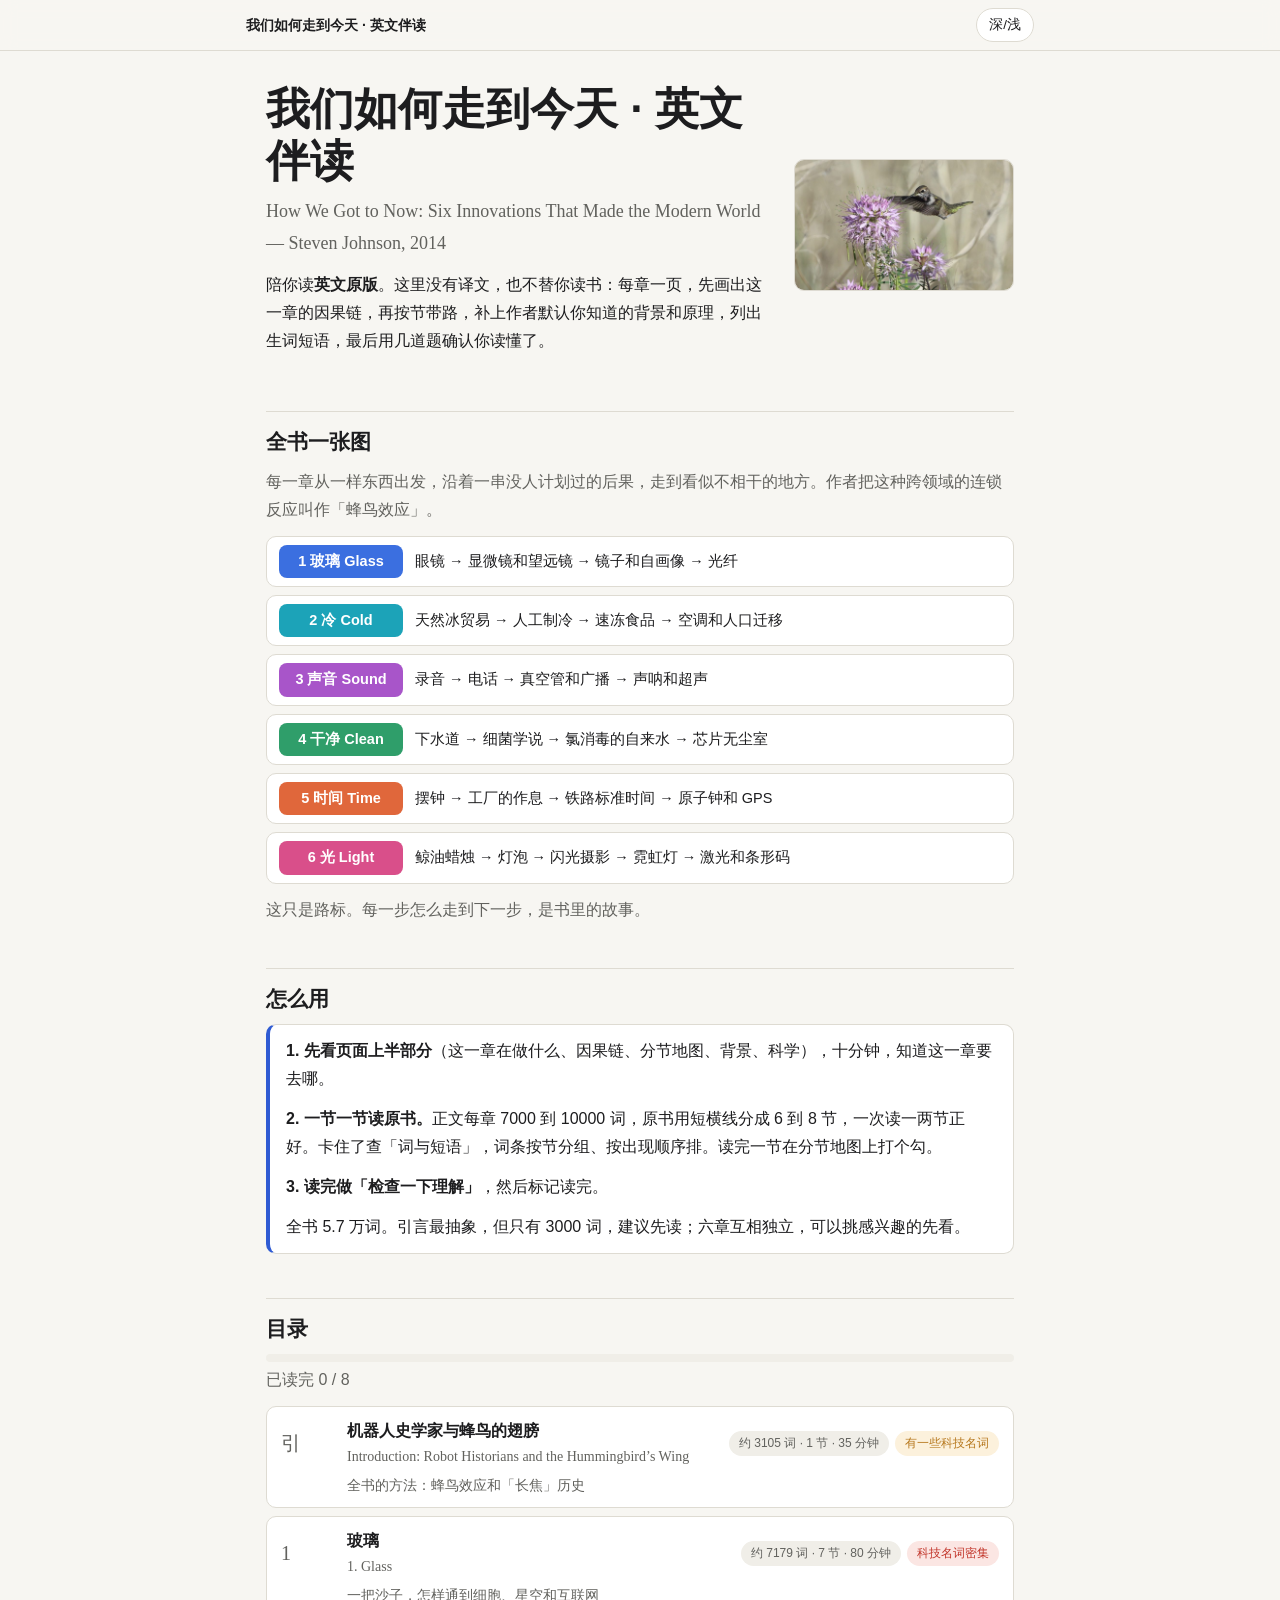
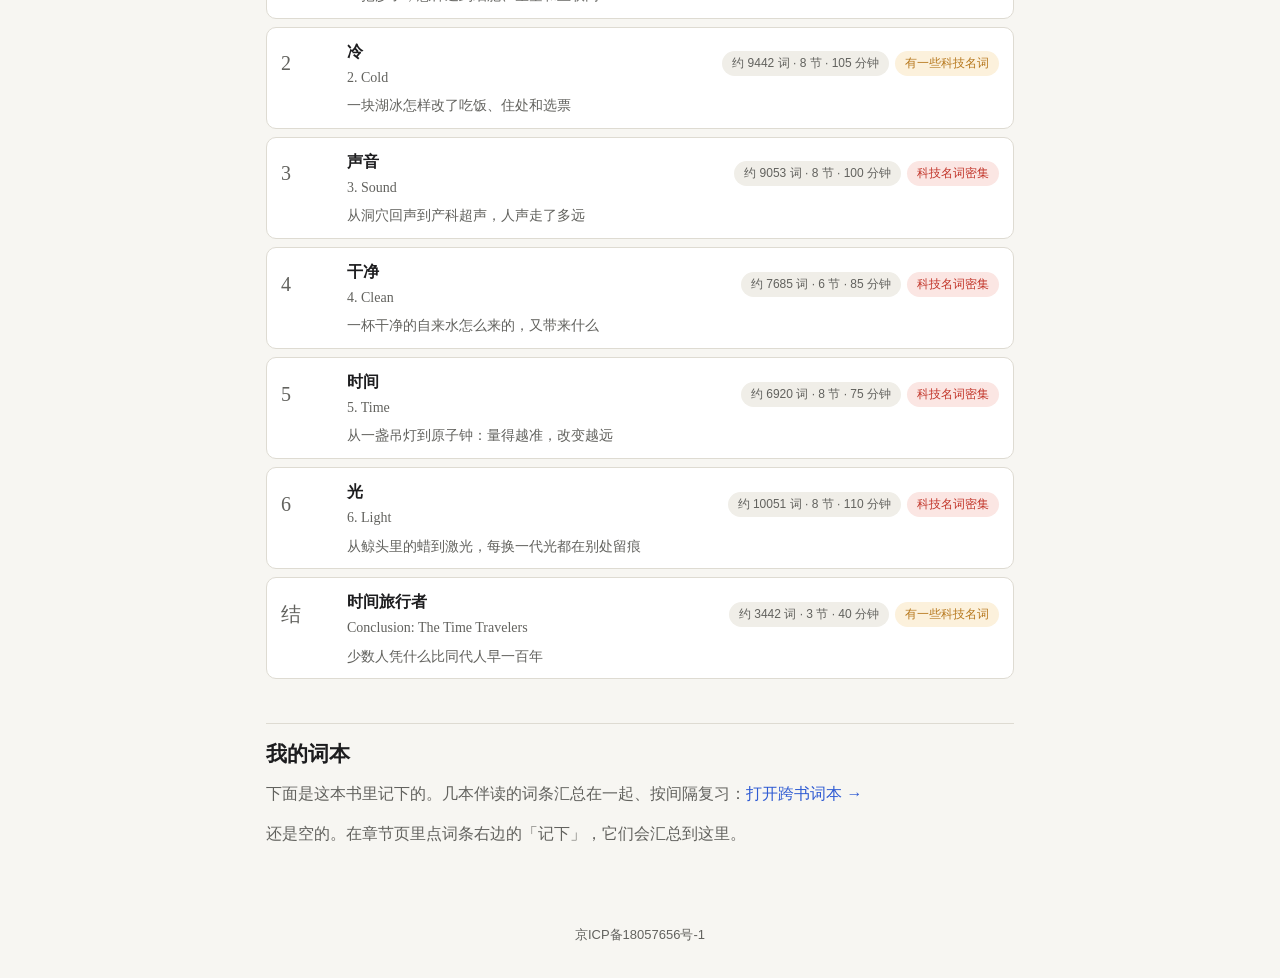
<file: index.html>
<!doctype html>
<html lang="zh-CN">
<head>
<meta charset="utf-8"><meta name="viewport" content="width=device-width, initial-scale=1">
<title>我们如何走到今天 · 英文伴读</title>
<meta name="description" content="陪你读英文原版 How We Got to Now：每章的因果链、分节地图、背景、图、生词短语和理解检查。">
<link rel="stylesheet" href="assets/style.css">
<script src="assets/chapters.js"></script>
<script src="assets/hw.js"></script>
</head>
<body>
<main>

<div class="hero">
  <div>
    <h1>我们如何走到今天 · 英文伴读</h1>
    <p class="en">How We Got to Now: Six Innovations That Made the Modern World — Steven Johnson, 2014</p>
    <p>陪你读<strong>英文原版</strong>。这里没有译文，也不替你读书：每章一页，先画出这一章的因果链，再按节带路，补上作者默认你知道的背景和原理，列出生词短语，最后用几道题确认你读懂了。</p>
  </div>
  <img src="assets/img/00-hummingbird.jpg" alt="一只蜂鸟悬停在一丛紫色的花前">
</div>

<h2>全书一张图</h2>
<p class="lede">每一章从一样东西出发，沿着一串没人计划过的后果，走到看似不相干的地方。作者把这种跨领域的连锁反应叫作「蜂鸟效应」。</p>
<ul class="chains">
  <li><a class="k1" href="chapters/01.html">1 玻璃 Glass</a><span>眼镜 → 显微镜和望远镜 → 镜子和自画像 → 光纤</span></li>
  <li><a class="k6" href="chapters/02.html">2 冷 Cold</a><span>天然冰贸易 → 人工制冷 → 速冻食品 → 空调和人口迁移</span></li>
  <li><a class="k4" href="chapters/03.html">3 声音 Sound</a><span>录音 → 电话 → 真空管和广播 → 声呐和超声</span></li>
  <li><a class="k3" href="chapters/04.html">4 干净 Clean</a><span>下水道 → 细菌学说 → 氯消毒的自来水 → 芯片无尘室</span></li>
  <li><a class="k2" href="chapters/05.html">5 时间 Time</a><span>摆钟 → 工厂的作息 → 铁路标准时间 → 原子钟和 GPS</span></li>
  <li><a class="k7" href="chapters/06.html">6 光 Light</a><span>鲸油蜡烛 → 灯泡 → 闪光摄影 → 霓虹灯 → 激光和条形码</span></li>
</ul>
<p class="lede">这只是路标。每一步怎么走到下一步，是书里的故事。</p>

<h2>怎么用</h2>
<div class="gist">
  <p><strong>1. 先看页面上半部分</strong>（这一章在做什么、因果链、分节地图、背景、科学），十分钟，知道这一章要去哪。</p>
  <p><strong>2. 一节一节读原书。</strong>正文每章 7000 到 10000 词，原书用短横线分成 6 到 8 节，一次读一两节正好。卡住了查「词与短语」，词条按节分组、按出现顺序排。读完一节在分节地图上打个勾。</p>
  <p><strong>3. 读完做「检查一下理解」</strong>，然后标记读完。</p>
  <p>全书 5.7 万词。引言最抽象，但只有 3000 词，建议先读；六章互相独立，可以挑感兴趣的先看。</p>
</div>

<h2>目录</h2>
<div id="progress"></div>
<ul class="toc" id="toc"></ul>

<h2>我的词本</h2>
<p class="lede">下面是这本书里记下的。几本伴读的词条汇总在一起、按间隔复习：<a href="/_home/words.html">打开跨书词本 →</a></p>
<div class="wordbook" id="wordbook"></div>

</main>
</body>
</html>
</file>
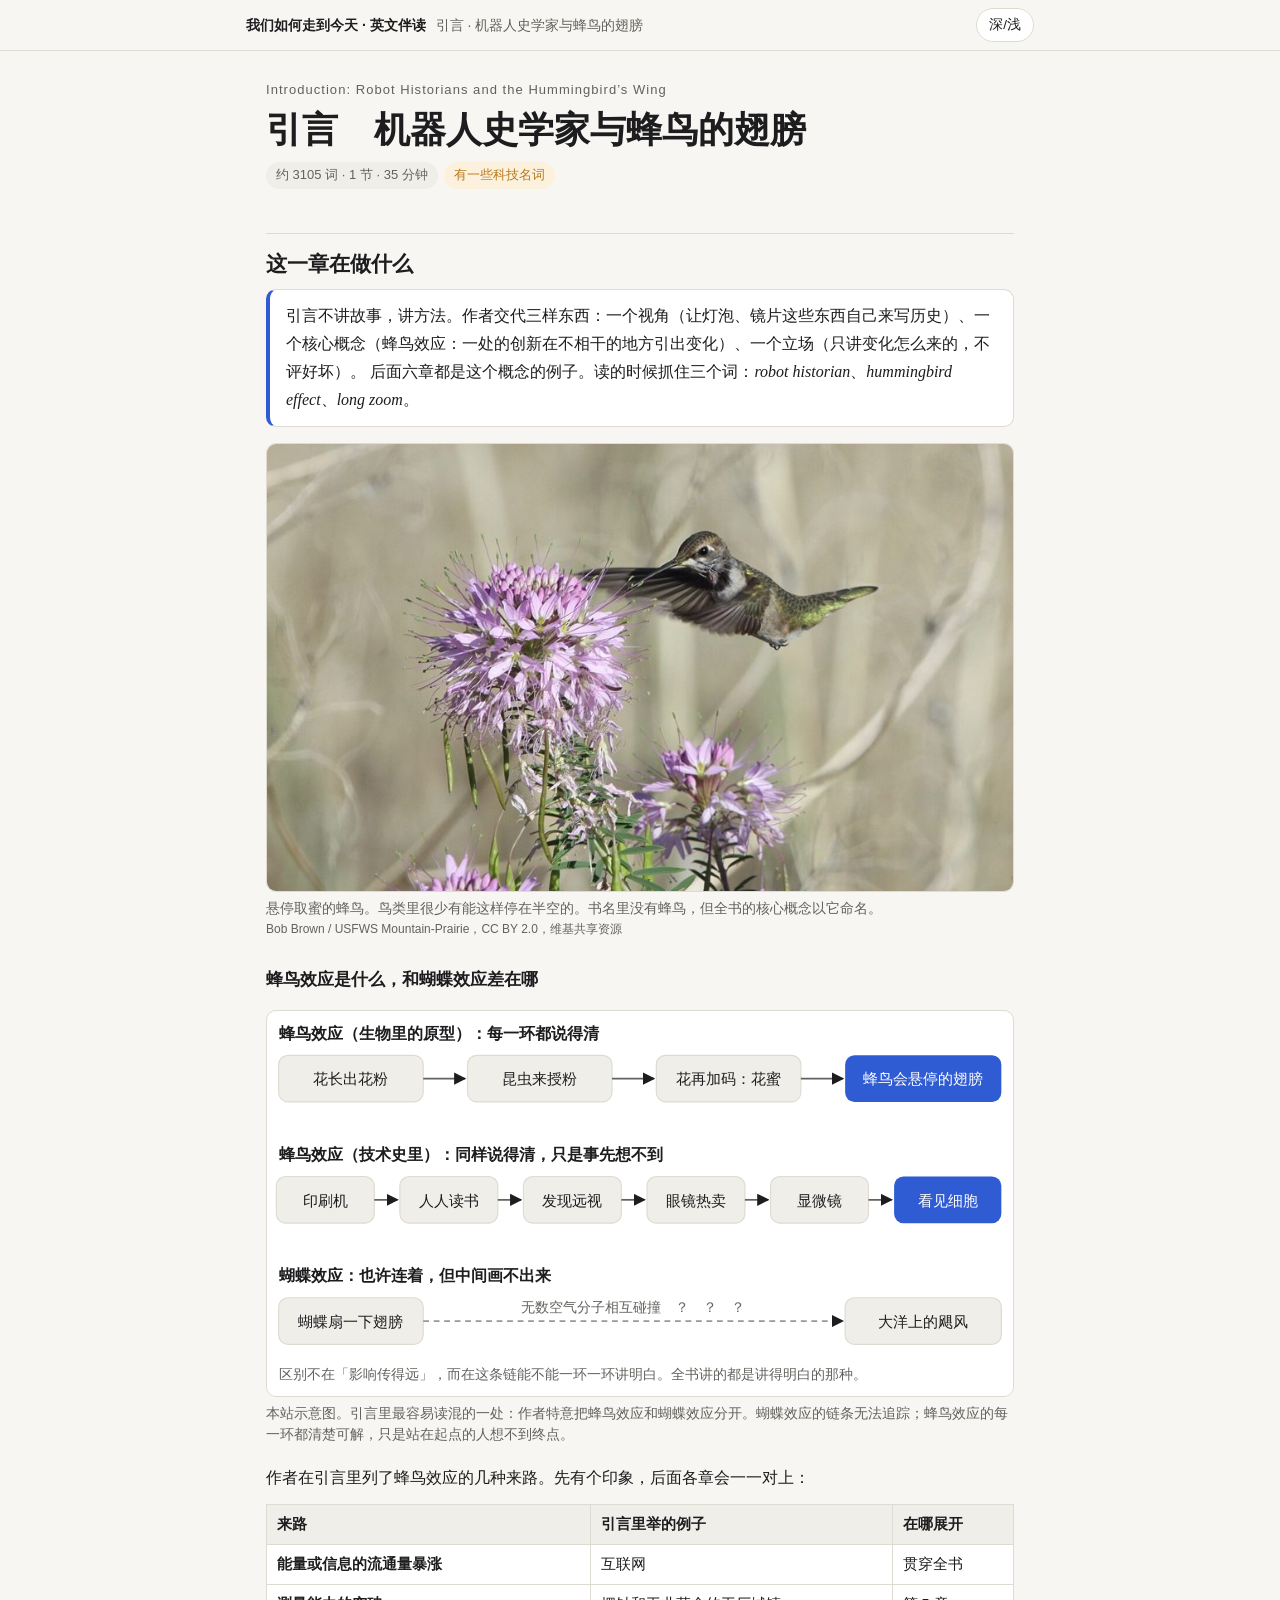
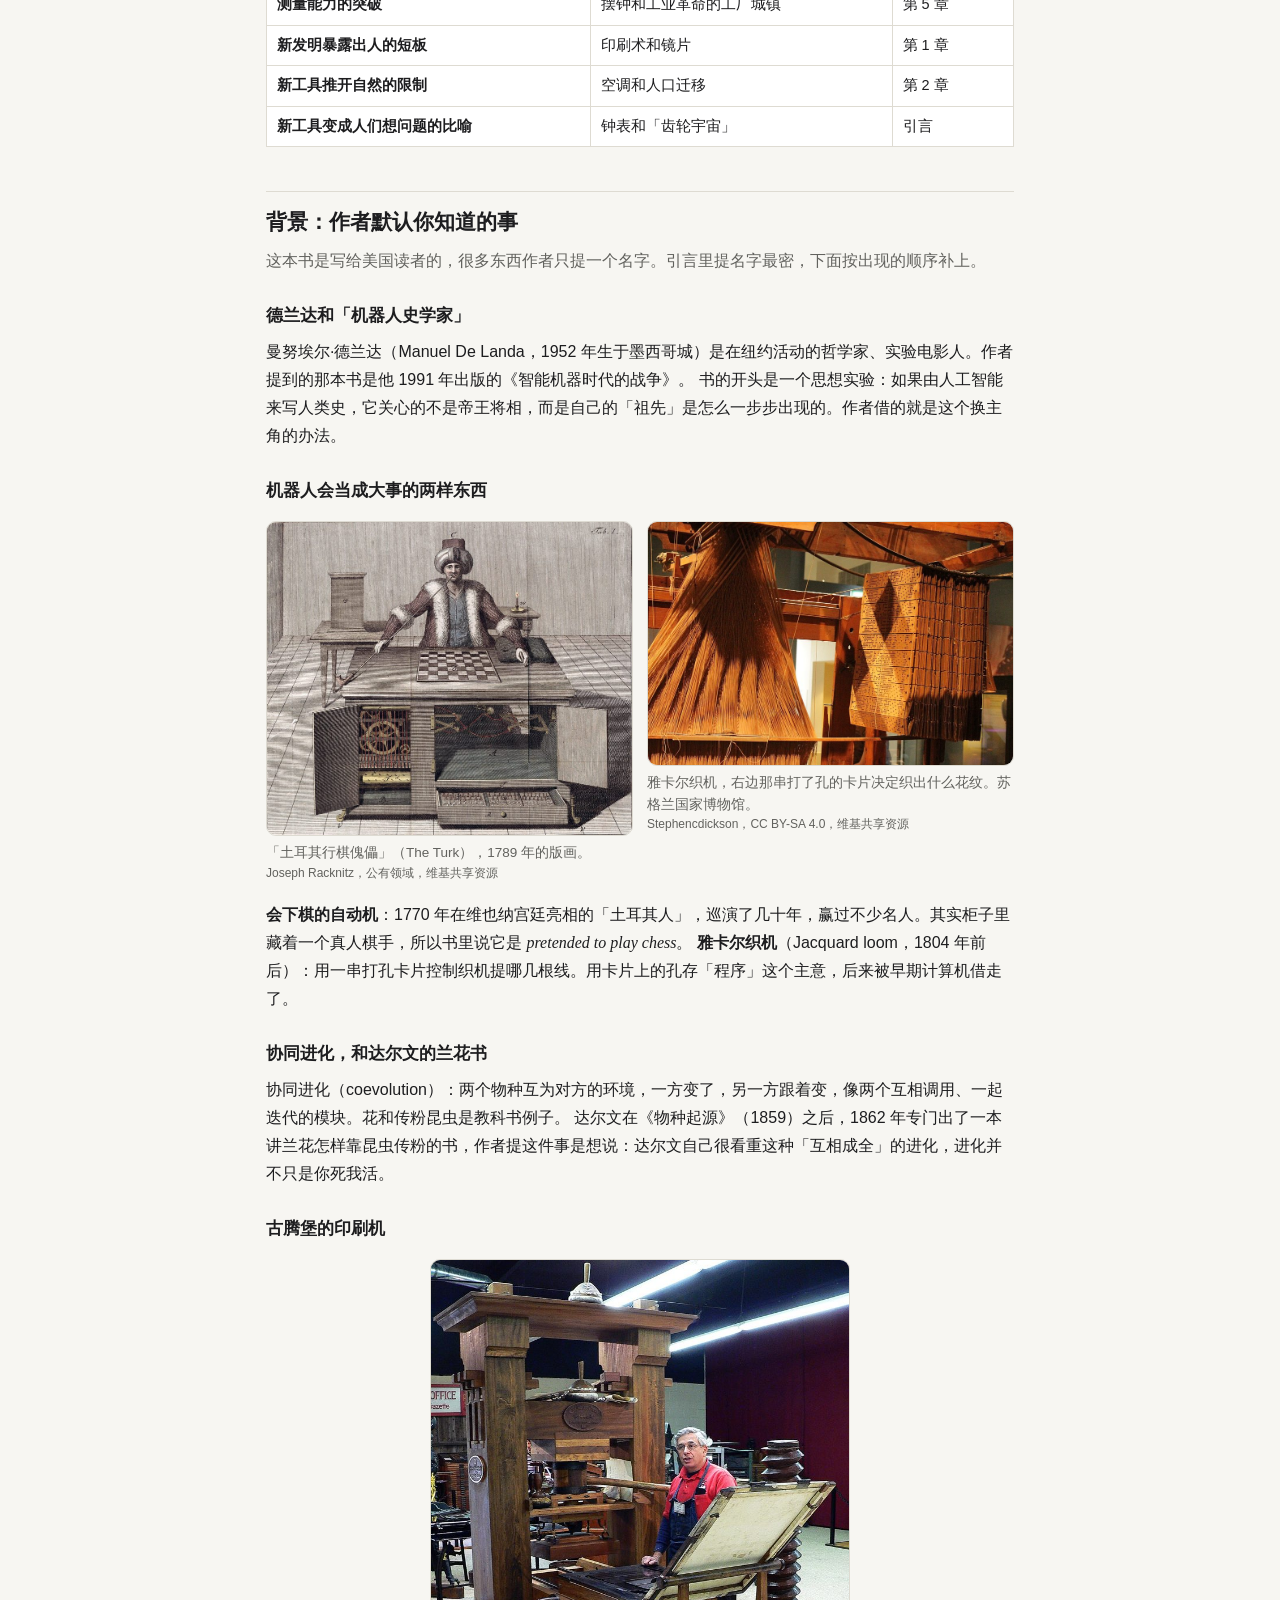
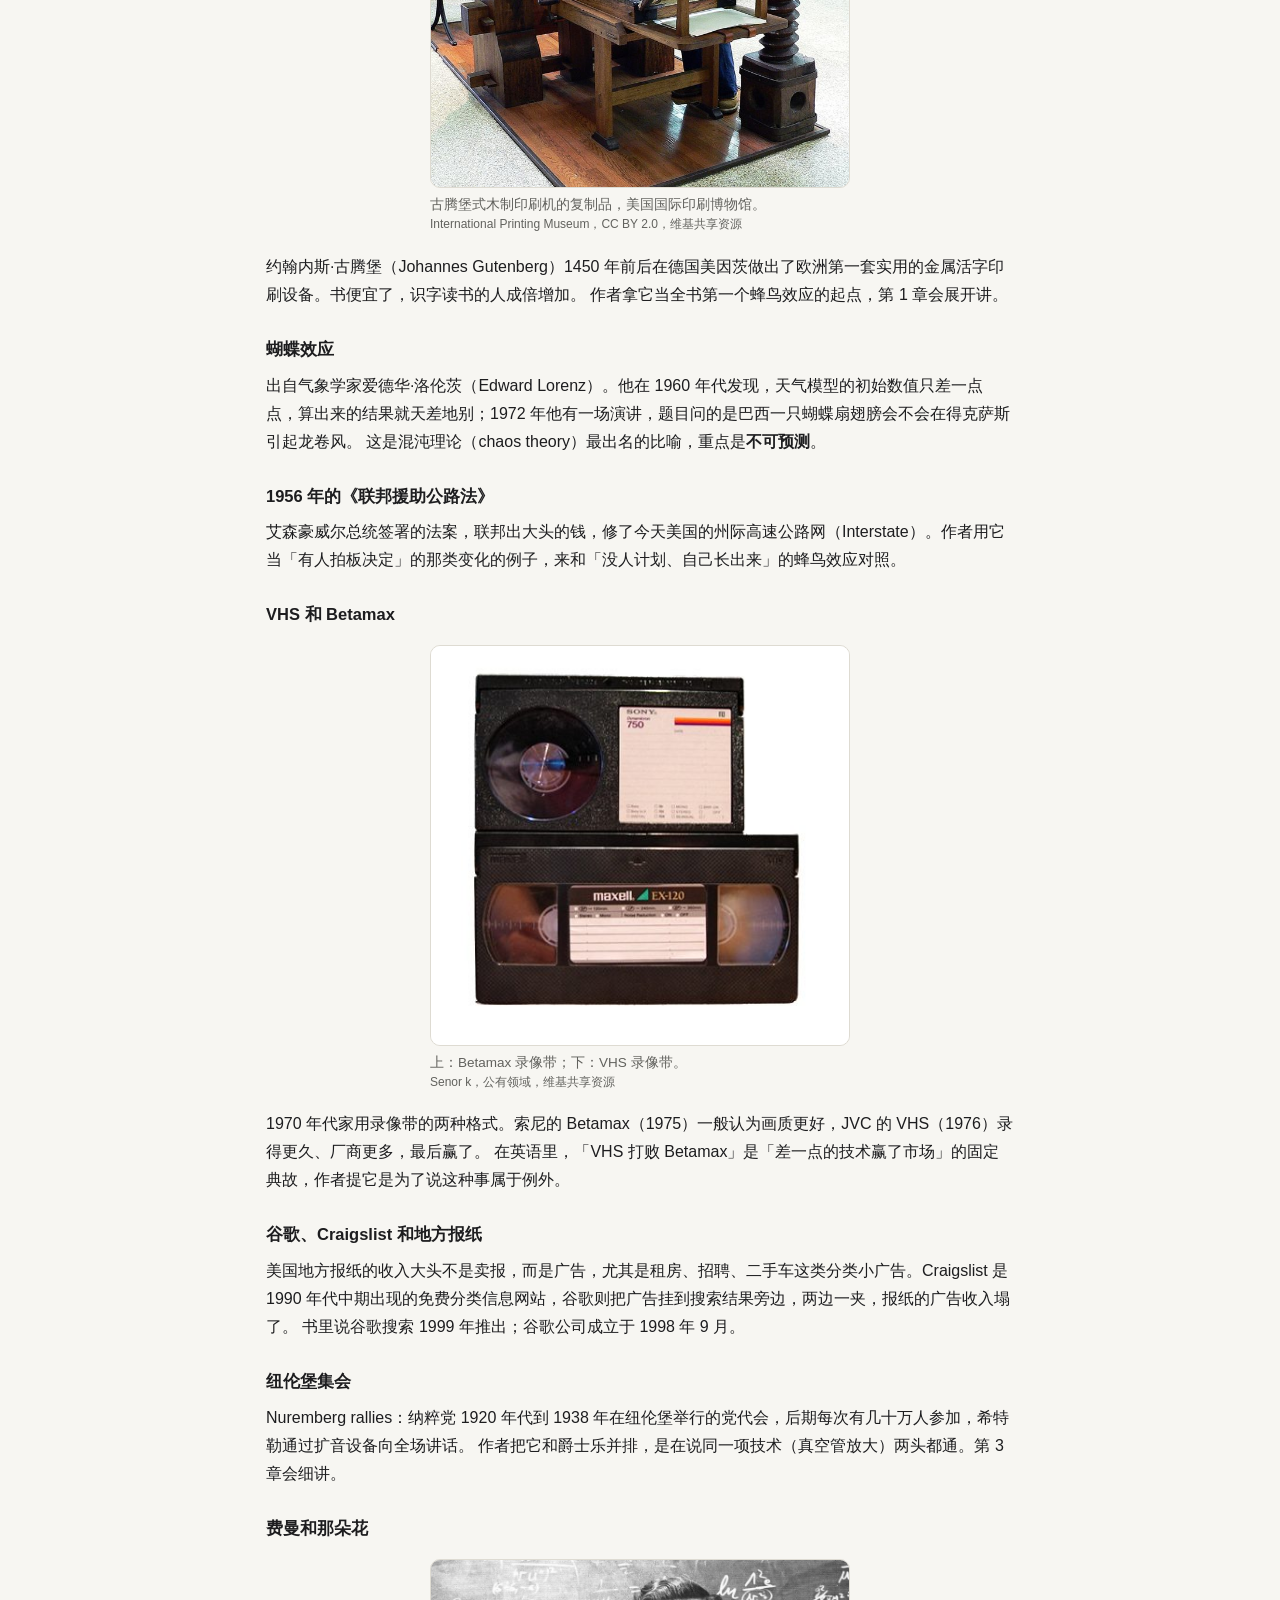
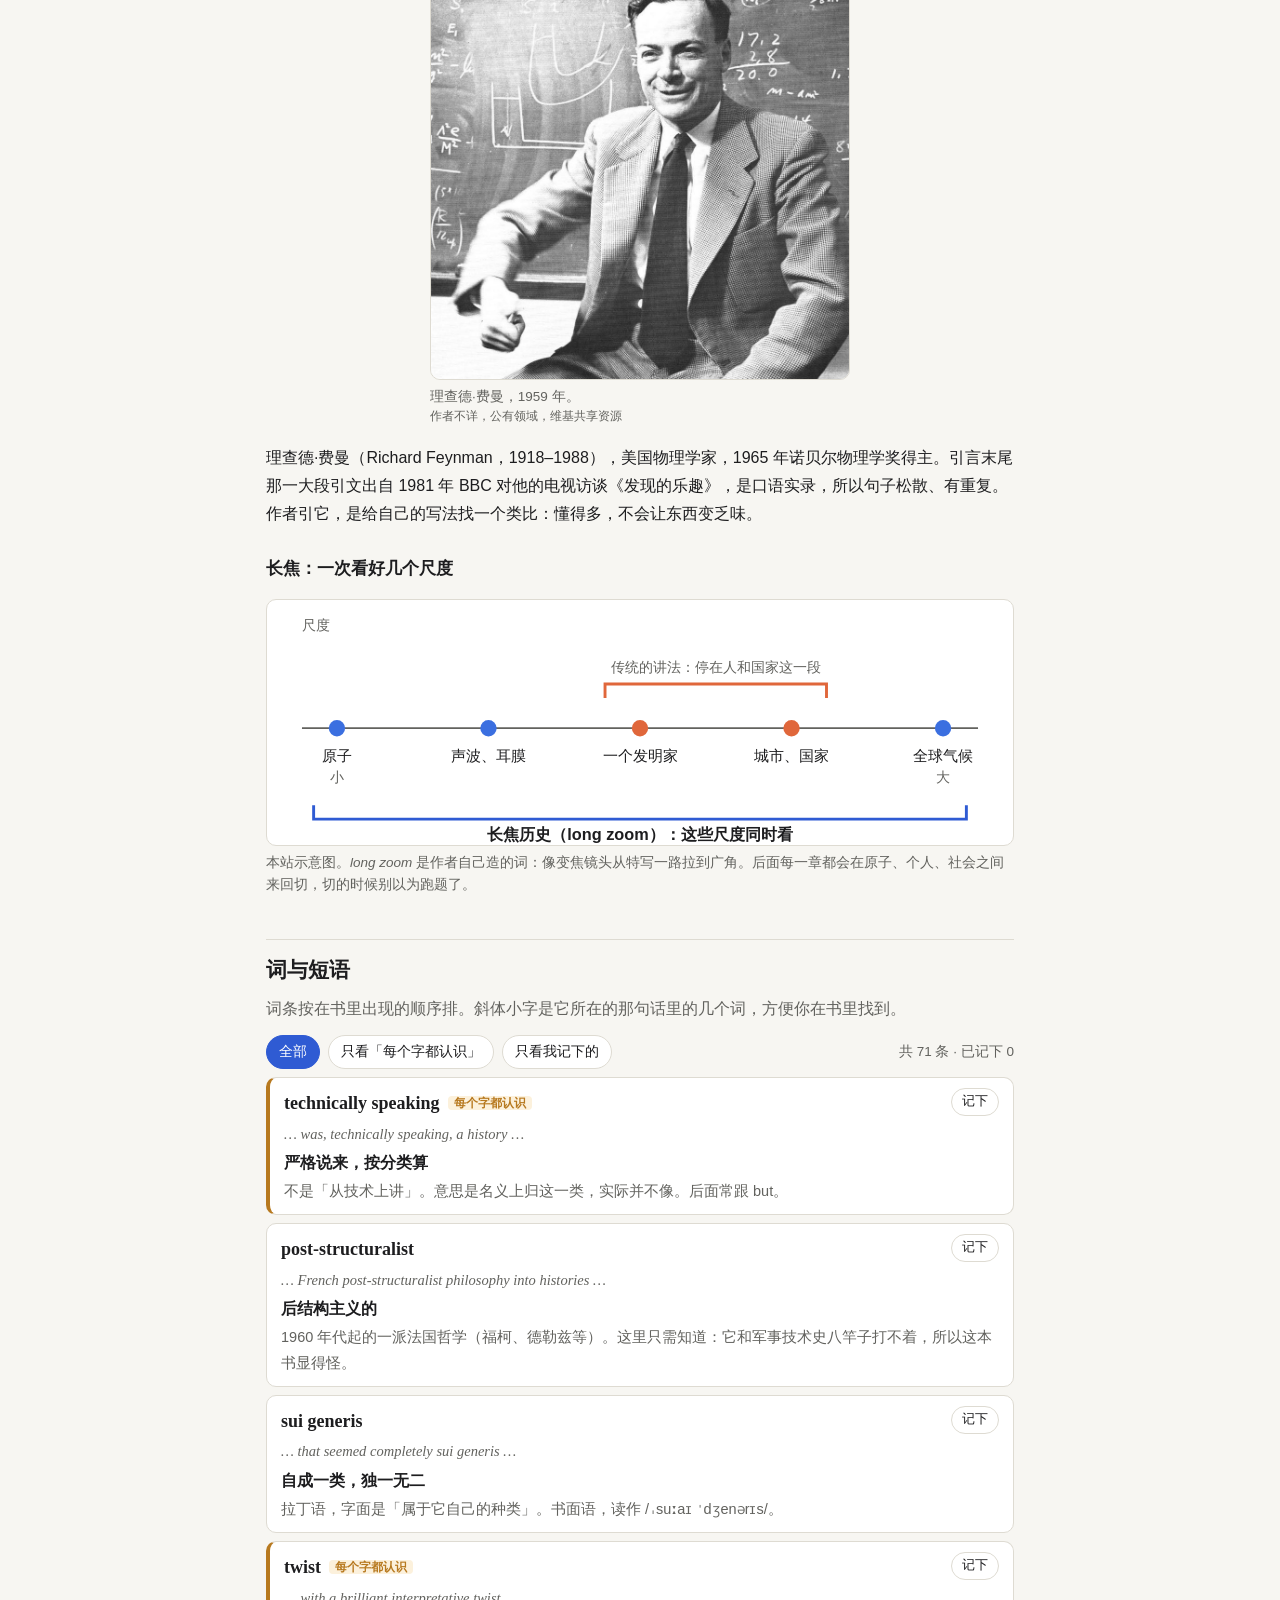
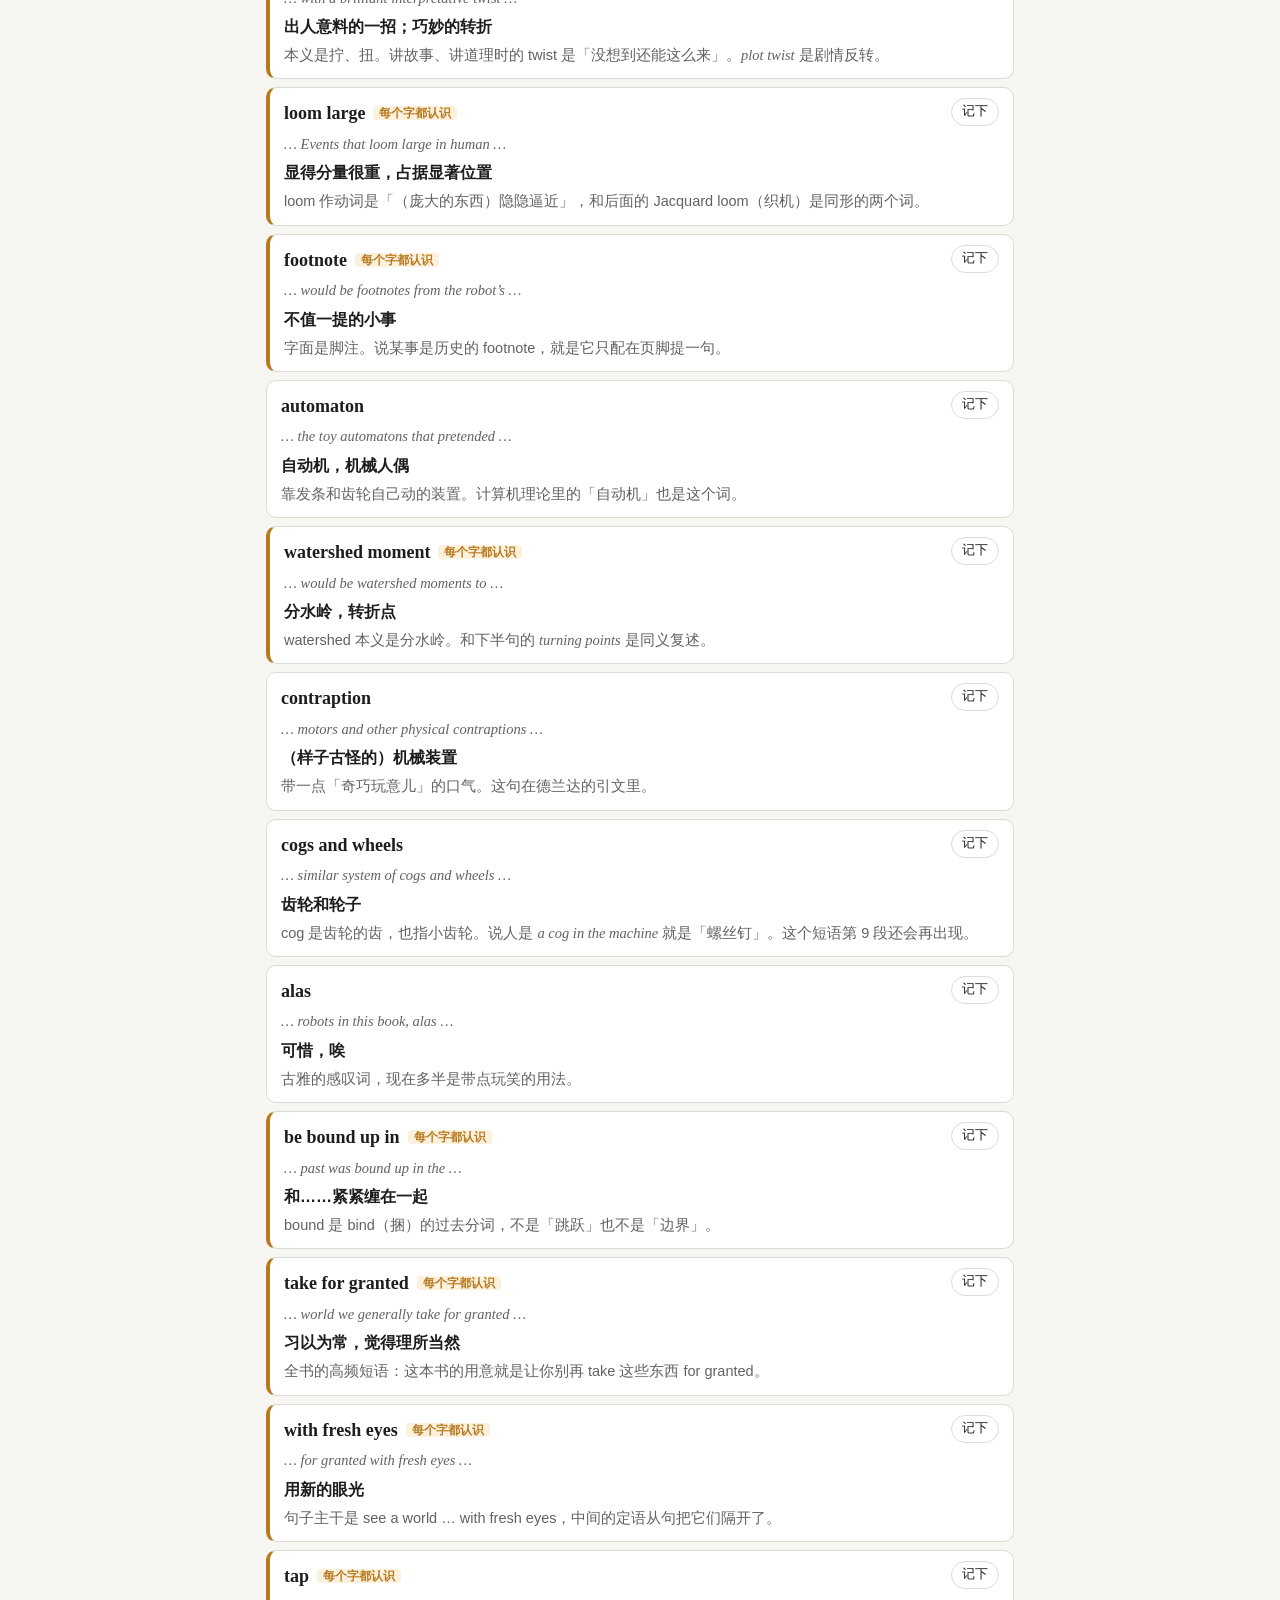
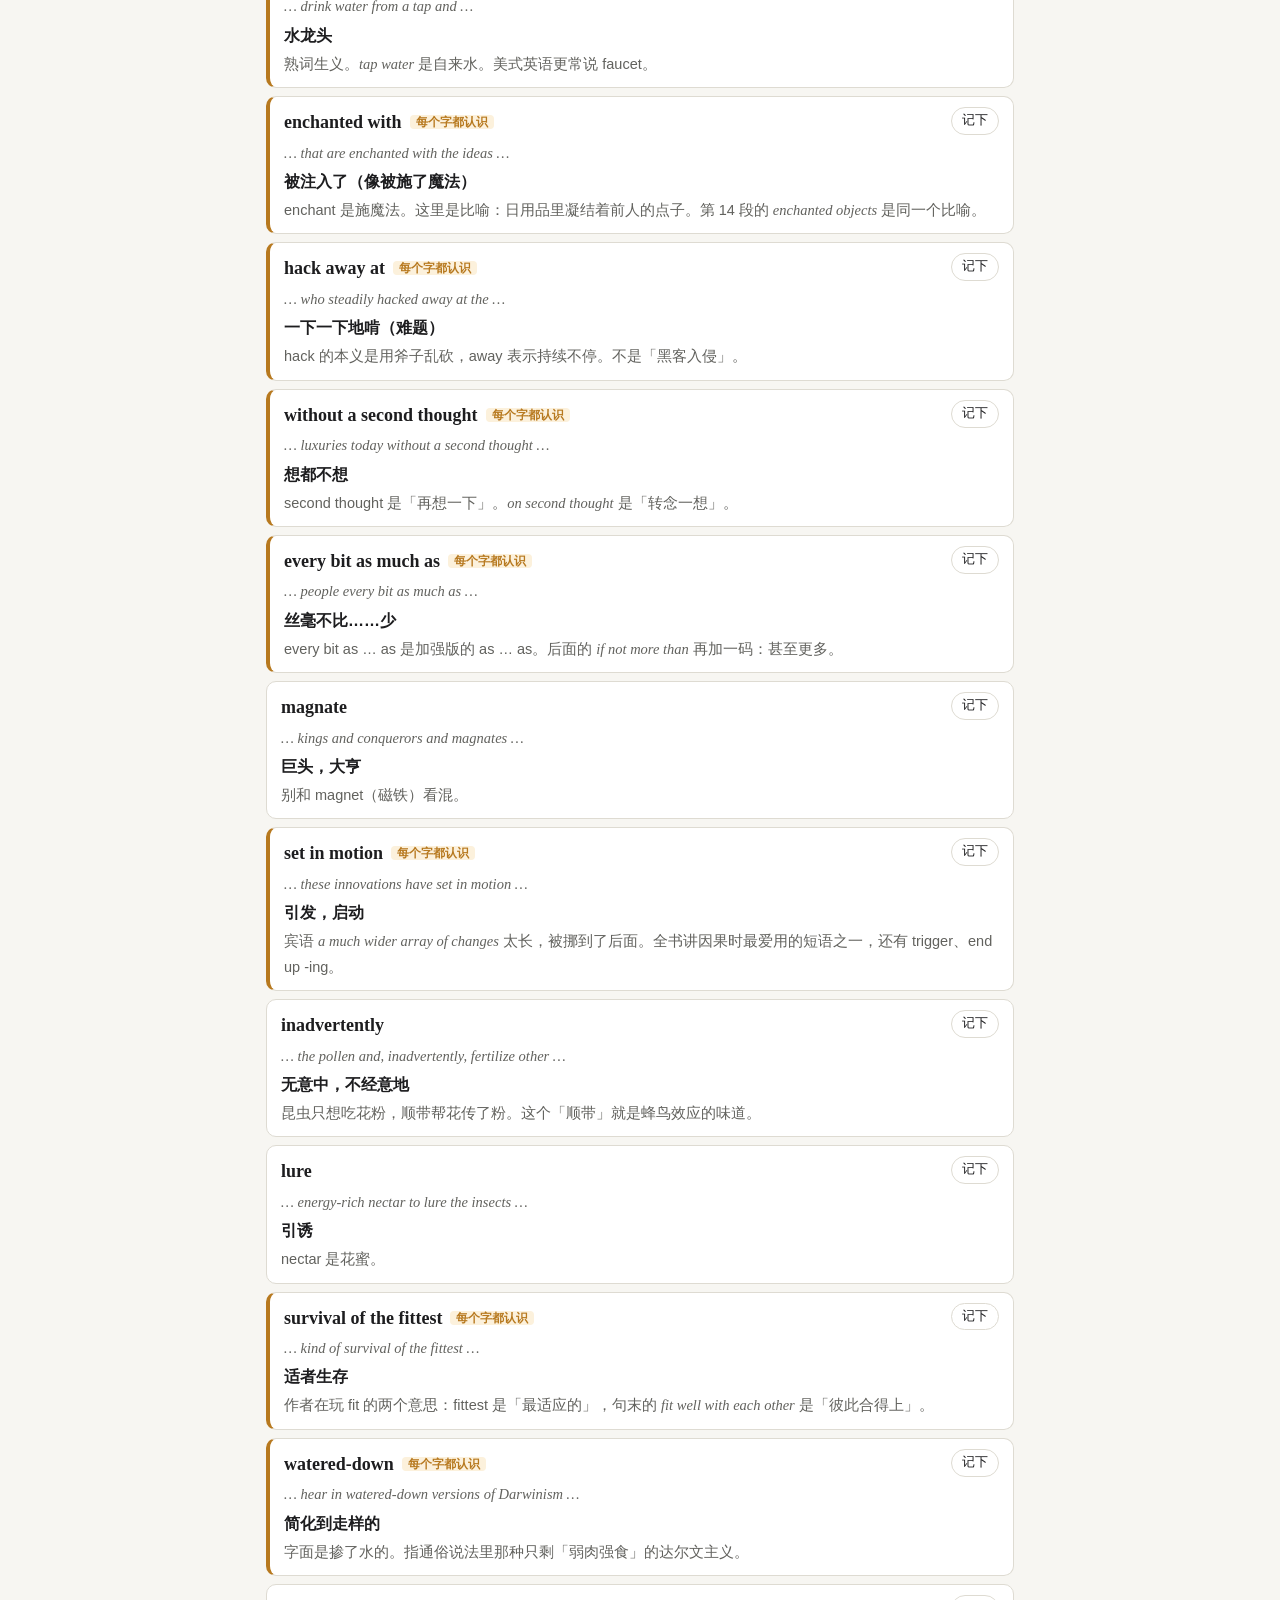
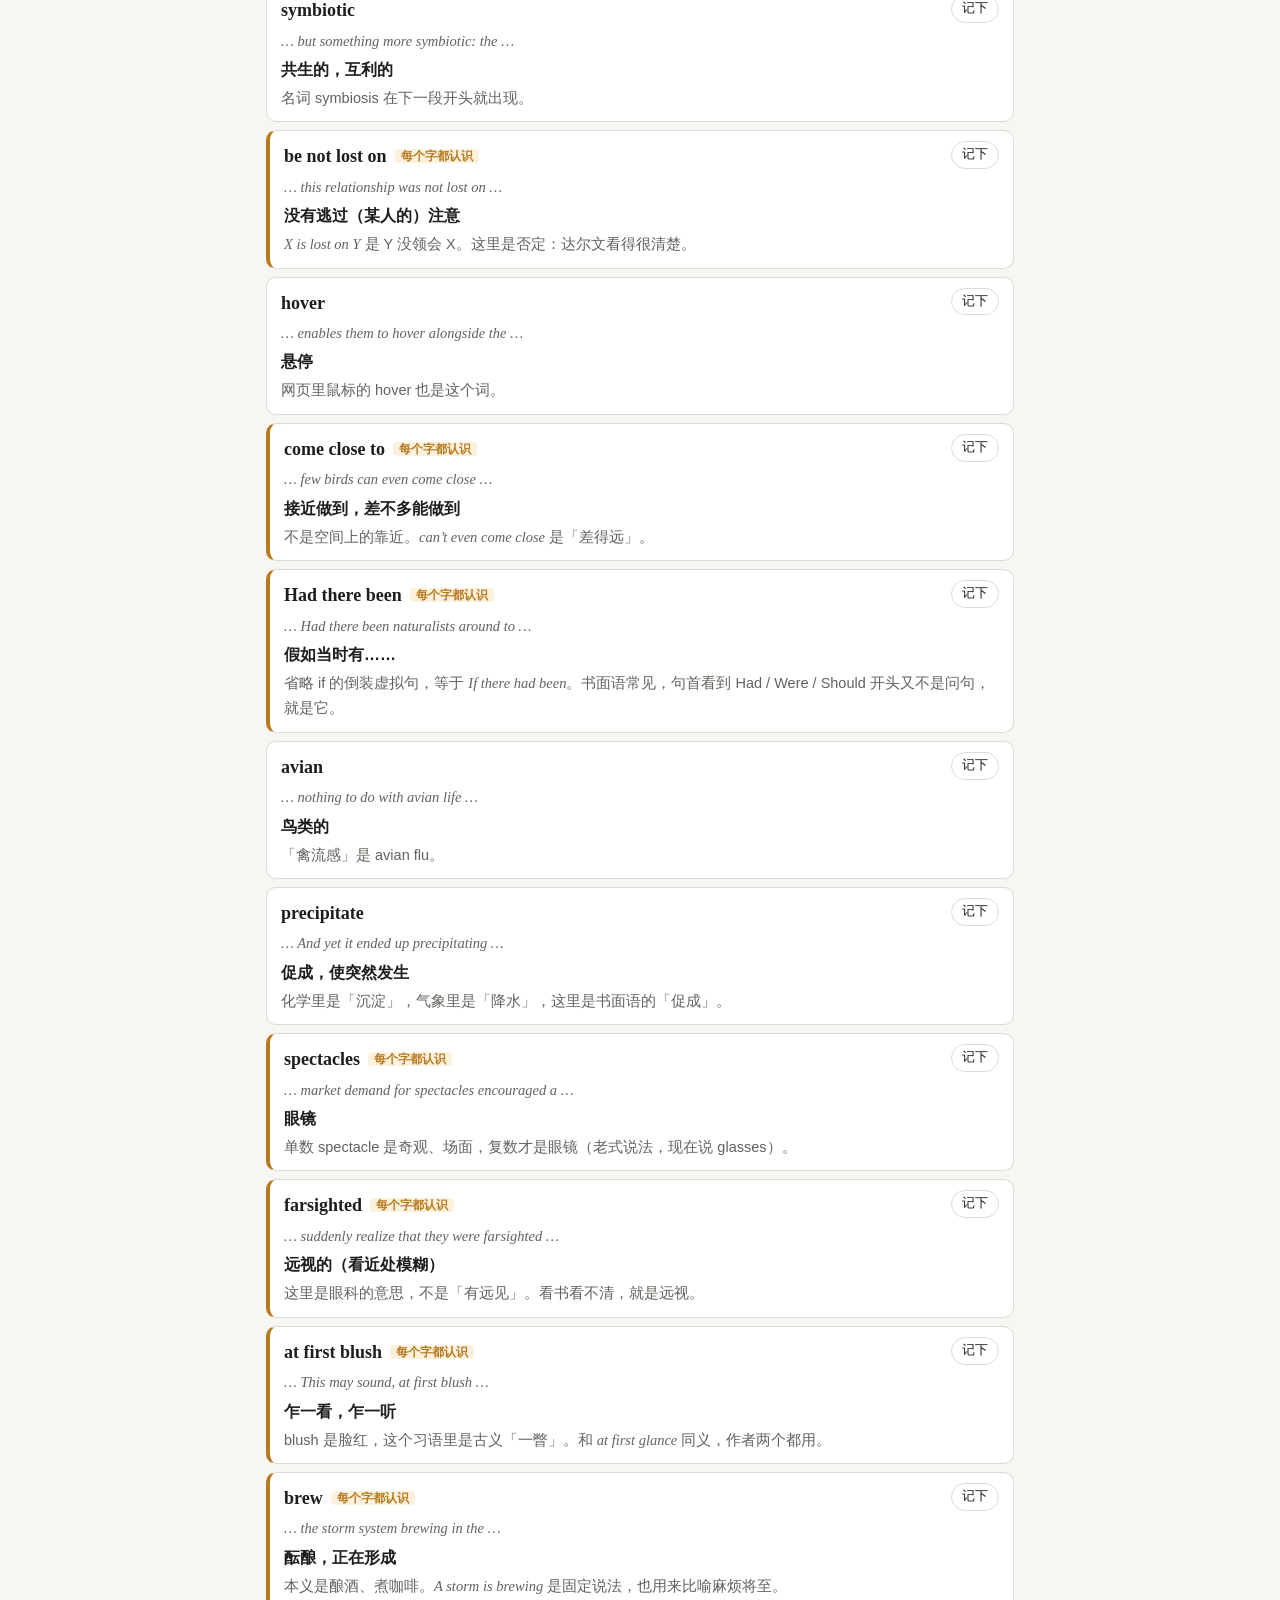
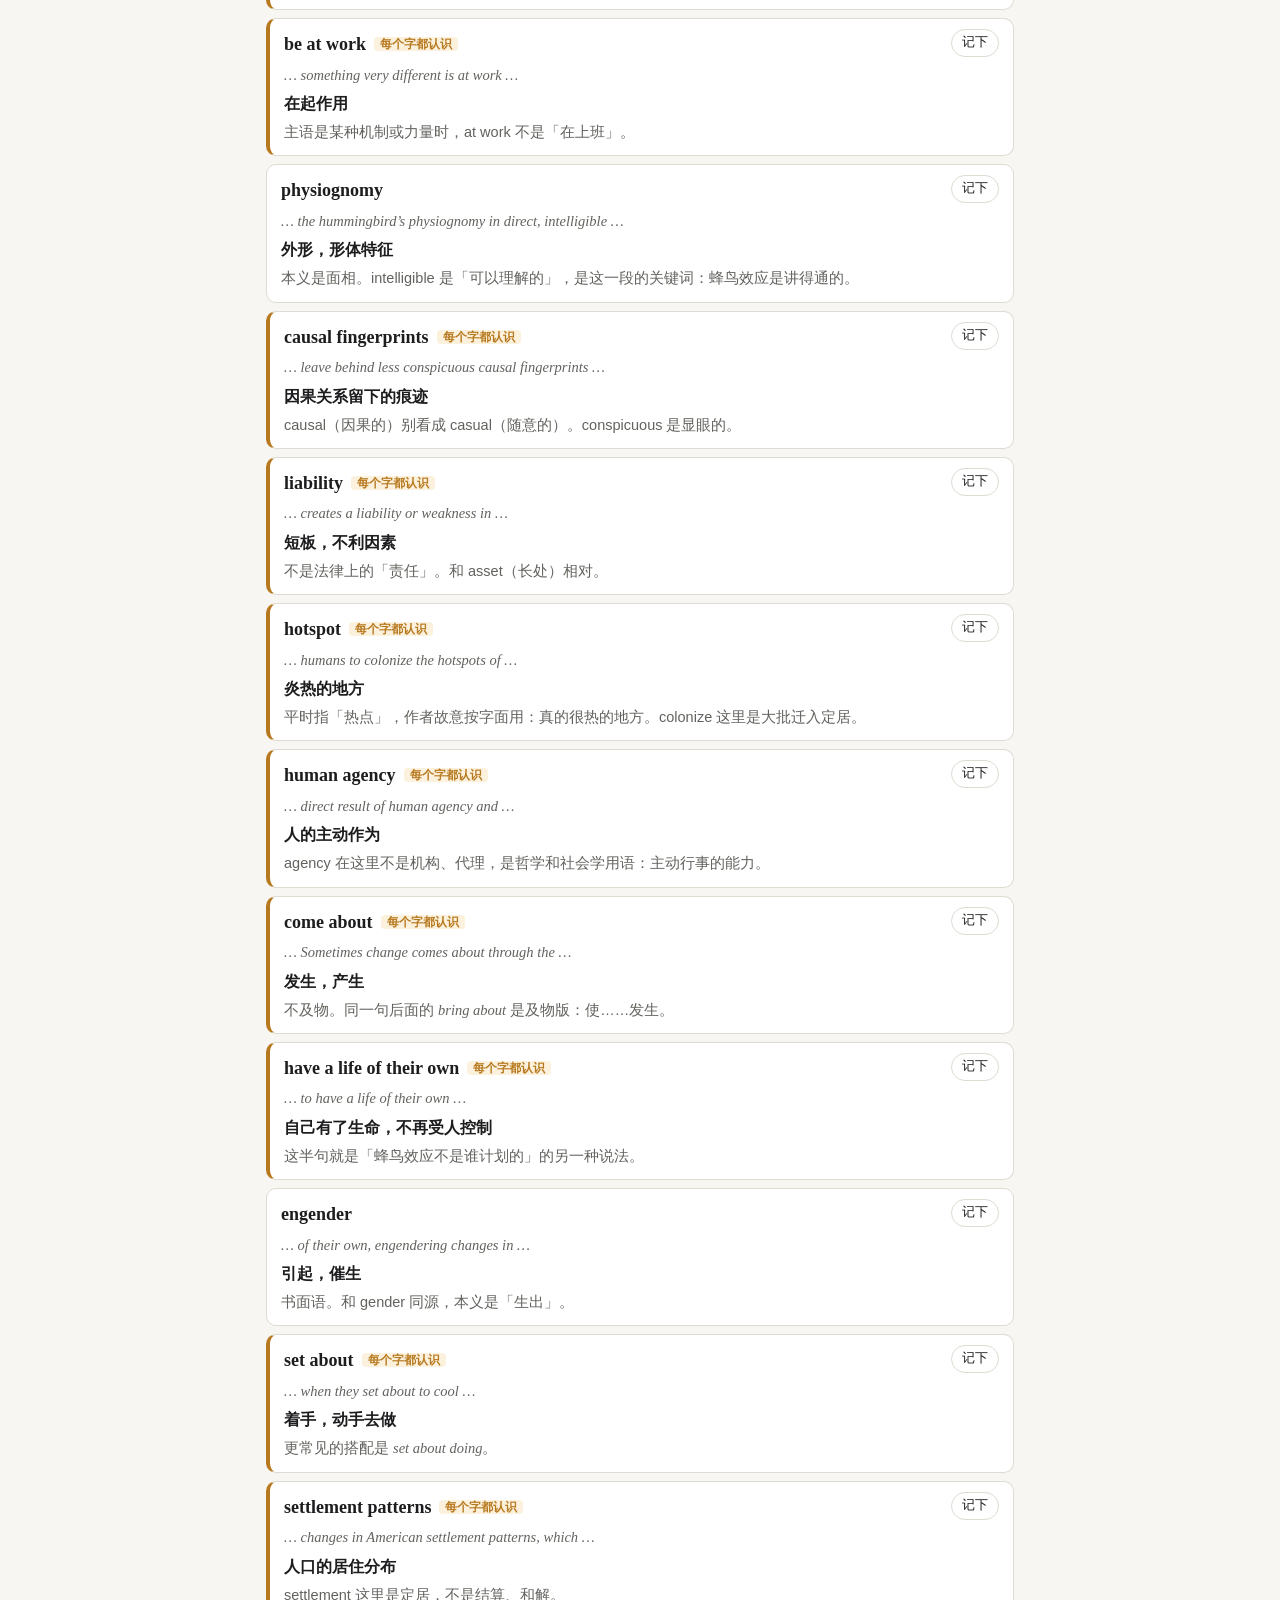
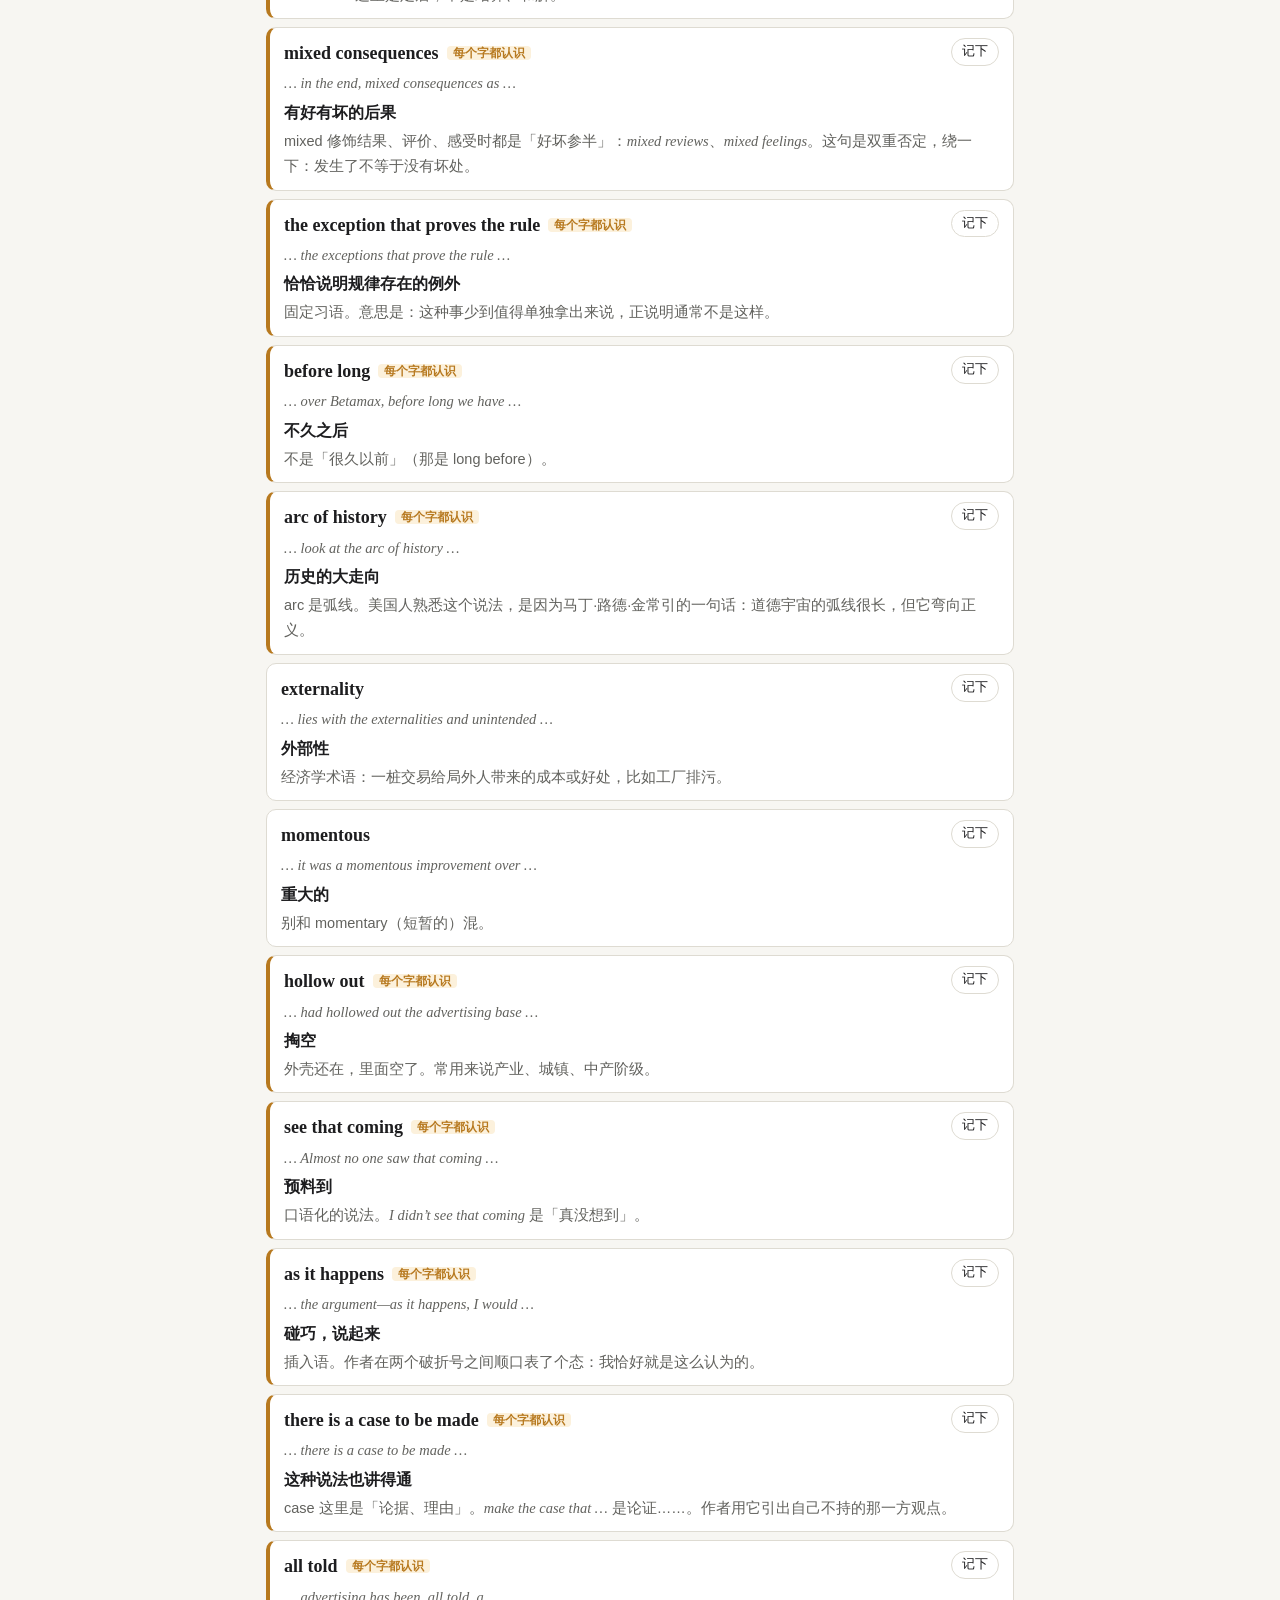
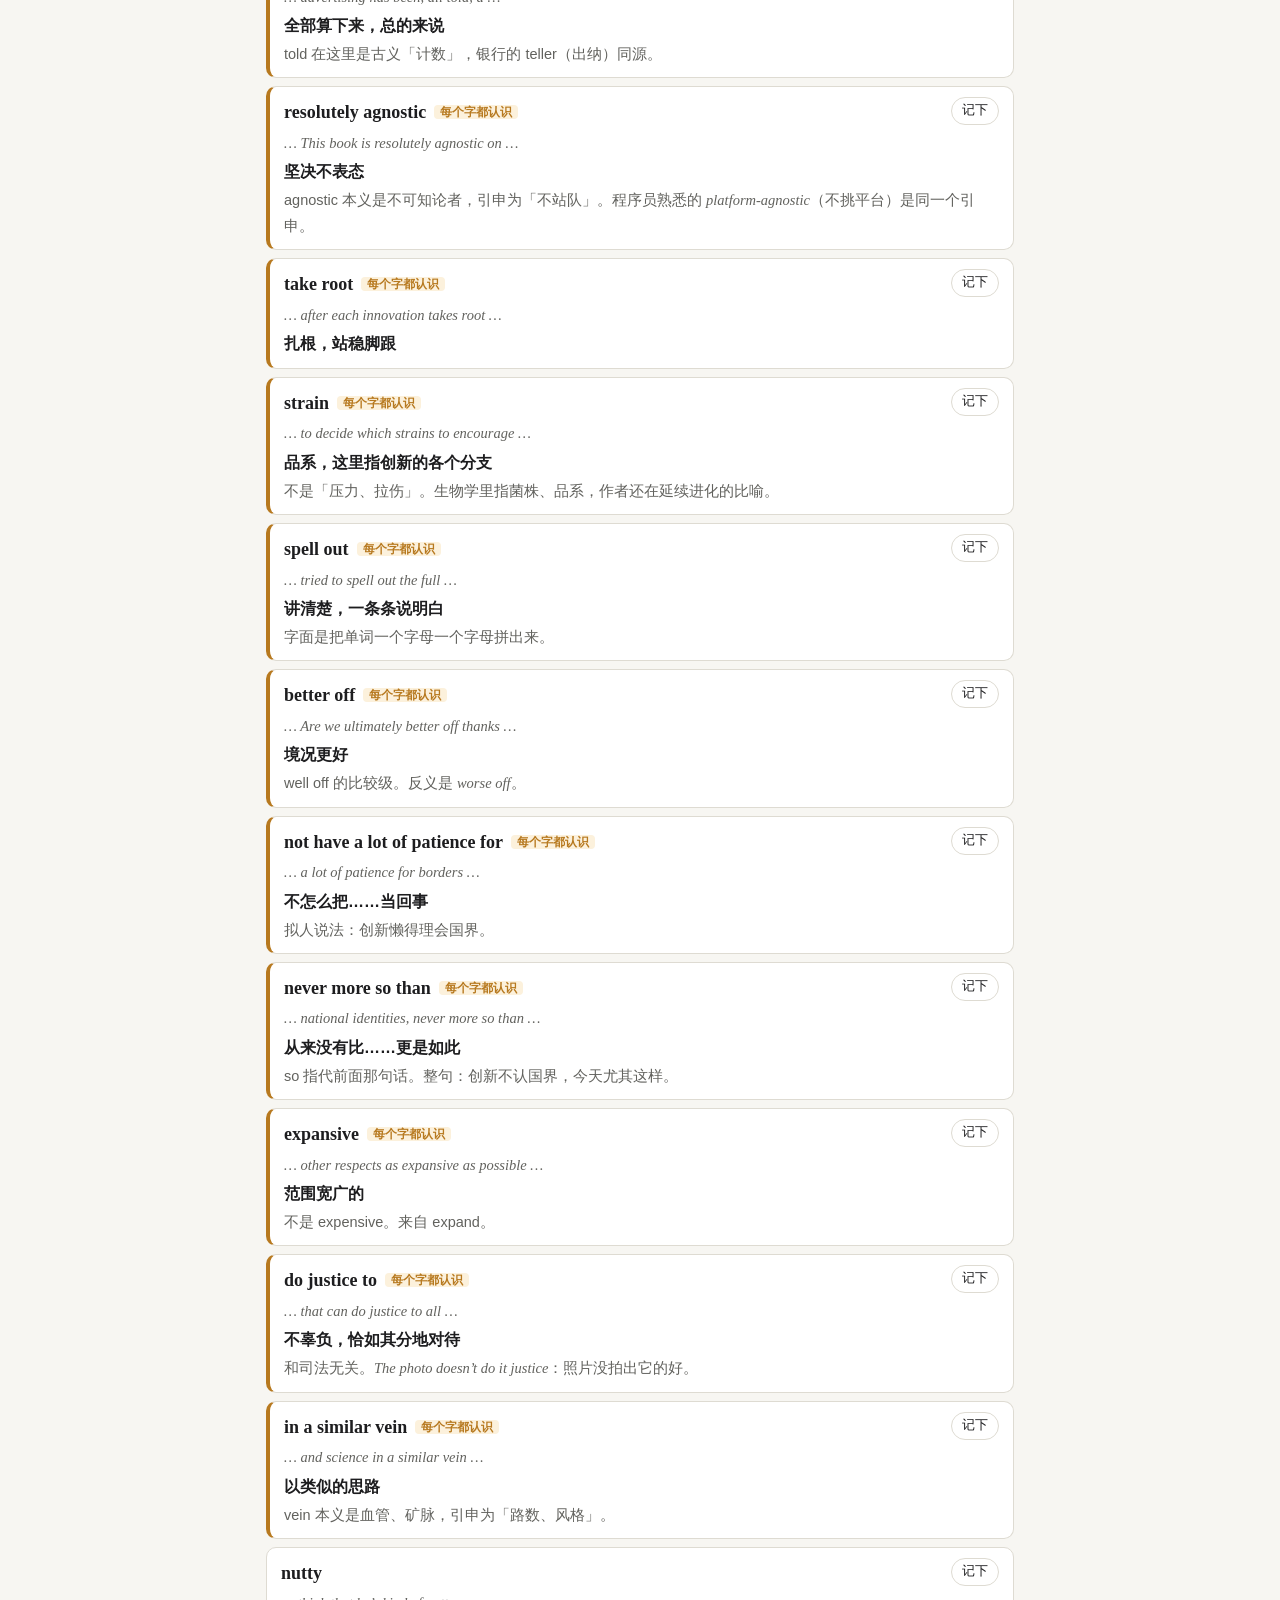
<file: chapters/00.html>
<!doctype html>
<html lang="zh-CN">
<head>
<meta charset="utf-8"><meta name="viewport" content="width=device-width, initial-scale=1">
<title>引言 · 我们如何走到今天 英文伴读</title>
<link rel="stylesheet" href="../assets/style.css">
<script src="../assets/chapters.js"></script>
<script src="../assets/hw.js"></script>
</head>
<body data-chapter="0">
<main>

<h2>这一章在做什么</h2>
<div class="gist"><p>引言不讲故事，讲方法。作者交代三样东西：一个视角（让灯泡、镜片这些东西自己来写历史）、一个核心概念（蜂鸟效应：一处的创新在不相干的地方引出变化）、一个立场（只讲变化怎么来的，不评好坏）。
后面六章都是这个概念的例子。读的时候抓住三个词：<i>robot historian</i>、<i>hummingbird effect</i>、<i>long zoom</i>。</p></div>

<figure class="fig"><img src="../assets/img/00-hummingbird.jpg" alt="一只蜂鸟悬停在一丛紫色的花前，喙伸向花朵，翅膀因高速扇动而模糊" loading="lazy">
<figcaption>悬停取蜜的蜂鸟。鸟类里很少有能这样停在半空的。书名里没有蜂鸟，但全书的核心概念以它命名。
<span class="src">Bob Brown / USFWS Mountain-Prairie，CC BY 2.0，维基共享资源</span></figcaption></figure>

<h3>蜂鸟效应是什么，和蝴蝶效应差在哪</h3>
<figure class="fig"><svg class="diagram" viewBox="0 0 640 330" role="img" aria-label="三条链：花粉到蜂鸟翅膀，印刷机到看见细胞，蝴蝶到飓风。前两条每一环都说得清，第三条中间是问号">
<defs><marker id="ar" viewBox="0 0 10 10" refX="9" refY="5" markerWidth="7" markerHeight="7" orient="auto"><path d="M0 0L10 5L0 10z" class="f-fg"/></marker></defs>
<text x="10" y="24" class="t-b">蜂鸟效应（生物里的原型）：每一环都说得清</text>
<rect x="10" y="38" width="124" height="40" rx="8" class="box"/><text x="72" y="63" text-anchor="middle">花长出花粉</text>
<rect x="172" y="38" width="124" height="40" rx="8" class="box"/><text x="234" y="63" text-anchor="middle">昆虫来授粉</text>
<rect x="334" y="38" width="124" height="40" rx="8" class="box"/><text x="396" y="63" text-anchor="middle">花再加码：花蜜</text>
<rect x="496" y="38" width="134" height="40" rx="8" class="f-a"/><text x="563" y="63" text-anchor="middle" class="t-on">蜂鸟会悬停的翅膀</text>
<path d="M134 58H170" class="ln" marker-end="url(#ar)"/><path d="M296 58H332" class="ln" marker-end="url(#ar)"/><path d="M458 58H494" class="ln" marker-end="url(#ar)"/>

<text x="10" y="128" class="t-b">蜂鸟效应（技术史里）：同样说得清，只是事先想不到</text>
<rect x="8" y="142" width="84" height="40" rx="8" class="box"/><text x="50" y="167" text-anchor="middle">印刷机</text>
<rect x="114" y="142" width="84" height="40" rx="8" class="box"/><text x="156" y="167" text-anchor="middle">人人读书</text>
<rect x="220" y="142" width="84" height="40" rx="8" class="box"/><text x="262" y="167" text-anchor="middle">发现远视</text>
<rect x="326" y="142" width="84" height="40" rx="8" class="box"/><text x="368" y="167" text-anchor="middle">眼镜热卖</text>
<rect x="432" y="142" width="84" height="40" rx="8" class="box"/><text x="474" y="167" text-anchor="middle">显微镜</text>
<rect x="538" y="142" width="92" height="40" rx="8" class="f-a"/><text x="584" y="167" text-anchor="middle" class="t-on">看见细胞</text>
<path d="M92 162H112" class="ln" marker-end="url(#ar)"/><path d="M198 162H218" class="ln" marker-end="url(#ar)"/><path d="M304 162H324" class="ln" marker-end="url(#ar)"/><path d="M410 162H430" class="ln" marker-end="url(#ar)"/><path d="M516 162H536" class="ln" marker-end="url(#ar)"/>

<text x="10" y="232" class="t-b">蝴蝶效应：也许连着，但中间画不出来</text>
<rect x="10" y="246" width="124" height="40" rx="8" class="box"/><text x="72" y="271" text-anchor="middle">蝴蝶扇一下翅膀</text>
<path d="M134 266H494" class="ln-d" marker-end="url(#ar)"/>
<text x="314" y="258" text-anchor="middle" class="t-m">无数空气分子相互碰撞　？　？　？</text>
<rect x="496" y="246" width="134" height="40" rx="8" class="box"/><text x="563" y="271" text-anchor="middle">大洋上的飓风</text>
<text x="10" y="316" class="t-m">区别不在「影响传得远」，而在这条链能不能一环一环讲明白。全书讲的都是讲得明白的那种。</text>
</svg>
<figcaption>本站示意图。引言里最容易读混的一处：作者特意把蜂鸟效应和蝴蝶效应分开。蝴蝶效应的链条无法追踪；蜂鸟效应的每一环都清楚可解，只是站在起点的人想不到终点。</figcaption></figure>

<p>作者在引言里列了蜂鸟效应的几种来路。先有个印象，后面各章会一一对上：</p>
<div class="table-wrap"><table class="terms">
  <tr><th>来路</th><th>引言里举的例子</th><th>在哪展开</th></tr>
  <tr><td>能量或信息的流通量暴涨</td><td>互联网</td><td>贯穿全书</td></tr>
  <tr><td>测量能力的突破</td><td>摆钟和工业革命的工厂城镇</td><td>第 5 章</td></tr>
  <tr><td>新发明暴露出人的短板</td><td>印刷术和镜片</td><td>第 1 章</td></tr>
  <tr><td>新工具推开自然的限制</td><td>空调和人口迁移</td><td>第 2 章</td></tr>
  <tr><td>新工具变成人们想问题的比喻</td><td>钟表和「齿轮宇宙」</td><td>引言</td></tr>
</table></div>

<h2>背景：作者默认你知道的事</h2>
<p class="lede">这本书是写给美国读者的，很多东西作者只提一个名字。引言里提名字最密，下面按出现的顺序补上。</p>

<h3>德兰达和「机器人史学家」</h3>
<p>曼努埃尔·德兰达（Manuel De Landa，1952 年生于墨西哥城）是在纽约活动的哲学家、实验电影人。作者提到的那本书是他 1991 年出版的《智能机器时代的战争》。
书的开头是一个思想实验：如果由人工智能来写人类史，它关心的不是帝王将相，而是自己的「祖先」是怎么一步步出现的。作者借的就是这个换主角的办法。</p>

<h3>机器人会当成大事的两样东西</h3>
<div class="pair">
<figure class="fig"><img src="../assets/img/00-turk.jpg" alt="铜版画：一个戴头巾的假人坐在柜子后面下棋，柜门敞开，露出里面的齿轮" loading="lazy">
<figcaption>「土耳其行棋傀儡」（The Turk），1789 年的版画。
<span class="src">Joseph Racknitz，公有领域，维基共享资源</span></figcaption></figure>
<figure class="fig"><img src="../assets/img/00-jacquard.jpg" alt="博物馆里的木制提花织机，右侧挂着一长串打了孔的硬纸卡片" loading="lazy">
<figcaption>雅卡尔织机，右边那串打了孔的卡片决定织出什么花纹。苏格兰国家博物馆。
<span class="src">Stephencdickson，CC BY-SA 4.0，维基共享资源</span></figcaption></figure>
</div>
<p><strong>会下棋的自动机</strong>：1770 年在维也纳宫廷亮相的「土耳其人」，巡演了几十年，赢过不少名人。其实柜子里藏着一个真人棋手，所以书里说它是 <i>pretended to play chess</i>。
<strong>雅卡尔织机</strong>（Jacquard loom，1804 年前后）：用一串打孔卡片控制织机提哪几根线。用卡片上的孔存「程序」这个主意，后来被早期计算机借走了。</p>

<h3>协同进化，和达尔文的兰花书</h3>
<p>协同进化（coevolution）：两个物种互为对方的环境，一方变了，另一方跟着变，像两个互相调用、一起迭代的模块。花和传粉昆虫是教科书例子。
达尔文在《物种起源》（1859）之后，1862 年专门出了一本讲兰花怎样靠昆虫传粉的书，作者提这件事是想说：达尔文自己很看重这种「互相成全」的进化，进化并不只是你死我活。</p>

<h3>古腾堡的印刷机</h3>
<figure class="fig narrow"><img src="../assets/img/00-press.jpg" alt="博物馆里一台木制螺旋压印机的复制品，旁边站着一位穿围裙的讲解员" loading="lazy">
<figcaption>古腾堡式木制印刷机的复制品，美国国际印刷博物馆。
<span class="src">International Printing Museum，CC BY 2.0，维基共享资源</span></figcaption></figure>
<p>约翰内斯·古腾堡（Johannes Gutenberg）1450 年前后在德国美因茨做出了欧洲第一套实用的金属活字印刷设备。书便宜了，识字读书的人成倍增加。
作者拿它当全书第一个蜂鸟效应的起点，第 1 章会展开讲。</p>

<h3>蝴蝶效应</h3>
<p>出自气象学家爱德华·洛伦茨（Edward Lorenz）。他在 1960 年代发现，天气模型的初始数值只差一点点，算出来的结果就天差地别；1972 年他有一场演讲，题目问的是巴西一只蝴蝶扇翅膀会不会在得克萨斯引起龙卷风。
这是混沌理论（chaos theory）最出名的比喻，重点是<strong>不可预测</strong>。</p>

<h3>1956 年的《联邦援助公路法》</h3>
<p>艾森豪威尔总统签署的法案，联邦出大头的钱，修了今天美国的州际高速公路网（Interstate）。作者用它当「有人拍板决定」的那类变化的例子，来和「没人计划、自己长出来」的蜂鸟效应对照。</p>

<h3>VHS 和 Betamax</h3>
<figure class="fig narrow"><img src="../assets/img/00-betavhs.jpg" alt="两盒录像带上下摆放，上面的 Betamax 带子比下面的 VHS 带子小一圈" loading="lazy">
<figcaption>上：Betamax 录像带；下：VHS 录像带。
<span class="src">Senor k，公有领域，维基共享资源</span></figcaption></figure>
<p>1970 年代家用录像带的两种格式。索尼的 Betamax（1975）一般认为画质更好，JVC 的 VHS（1976）录得更久、厂商更多，最后赢了。
在英语里，「VHS 打败 Betamax」是「差一点的技术赢了市场」的固定典故，作者提它是为了说这种事属于例外。</p>

<h3>谷歌、Craigslist 和地方报纸</h3>
<p>美国地方报纸的收入大头不是卖报，而是广告，尤其是租房、招聘、二手车这类分类小广告。Craigslist 是 1990 年代中期出现的免费分类信息网站，谷歌则把广告挂到搜索结果旁边，两边一夹，报纸的广告收入塌了。
书里说谷歌搜索 1999 年推出；谷歌公司成立于 1998 年 9 月。</p>

<h3>纽伦堡集会</h3>
<p>Nuremberg rallies：纳粹党 1920 年代到 1938 年在纽伦堡举行的党代会，后期每次有几十万人参加，希特勒通过扩音设备向全场讲话。
作者把它和爵士乐并排，是在说同一项技术（真空管放大）两头都通。第 3 章会细讲。</p>

<h3>费曼和那朵花</h3>
<figure class="fig narrow"><img src="../assets/img/00-feynman.jpg" alt="黑白照片：费曼穿西装打领带，坐在写满公式的黑板前，笑着看向一侧" loading="lazy">
<figcaption>理查德·费曼，1959 年。
<span class="src">作者不详，公有领域，维基共享资源</span></figcaption></figure>
<p>理查德·费曼（Richard Feynman，1918–1988），美国物理学家，1965 年诺贝尔物理学奖得主。引言末尾那一大段引文出自 1981 年 BBC 对他的电视访谈《发现的乐趣》，是口语实录，所以句子松散、有重复。
作者引它，是给自己的写法找一个类比：懂得多，不会让东西变乏味。</p>

<h3>长焦：一次看好几个尺度</h3>
<figure class="fig"><svg class="diagram" viewBox="0 0 640 210" role="img" aria-label="一条从小到大的尺度轴：原子、声波和耳膜、一个发明家、城市和国家、全球气候。传统叙事只覆盖中间一段，长焦历史覆盖全部">
<path d="M30 110H610" class="ln"/>
<circle cx="60" cy="110" r="7" class="f1"/><circle cx="190" cy="110" r="7" class="f1"/><circle cx="320" cy="110" r="7" class="f2"/><circle cx="450" cy="110" r="7" class="f2"/><circle cx="580" cy="110" r="7" class="f1"/>
<text x="60" y="138" text-anchor="middle">原子</text><text x="190" y="138" text-anchor="middle">声波、耳膜</text><text x="320" y="138" text-anchor="middle">一个发明家</text><text x="450" y="138" text-anchor="middle">城市、国家</text><text x="580" y="138" text-anchor="middle">全球气候</text>
<text x="60" y="156" text-anchor="middle" class="t-m">小</text><text x="580" y="156" text-anchor="middle" class="t-m">大</text>
<path d="M290 84V72H480V84" class="s2"/><text x="385" y="62" text-anchor="middle" class="t-m">传统的讲法：停在人和国家这一段</text>
<path d="M40 176V188H600V176" class="ln-a"/><text x="320" y="206" text-anchor="middle" class="t-b">长焦历史（long zoom）：这些尺度同时看</text>
<text x="30" y="26" class="t-m">尺度</text>
</svg>
<figcaption>本站示意图。<i>long zoom</i> 是作者自己造的词：像变焦镜头从特写一路拉到广角。后面每一章都会在原子、个人、社会之间来回切，切的时候别以为跑题了。</figcaption></figure>

<h2>词与短语</h2>
<p class="lede">词条按在书里出现的顺序排。斜体小字是它所在的那句话里的几个词，方便你在书里找到。</p>

<div class="entry trap"><div class="en">technically speaking</div><div class="loc" data-p="1">… was, technically speaking, a history …</div><div class="zh">严格说来，按分类算</div><div class="note">不是「从技术上讲」。意思是名义上归这一类，实际并不像。后面常跟 but。</div></div>
<div class="entry"><div class="en">post-structuralist</div><div class="loc" data-p="1">… French post-structuralist philosophy into histories …</div><div class="zh">后结构主义的</div><div class="note">1960 年代起的一派法国哲学（福柯、德勒兹等）。这里只需知道：它和军事技术史八竿子打不着，所以这本书显得怪。</div></div>
<div class="entry"><div class="en">sui generis</div><div class="loc" data-p="1">… that seemed completely sui generis …</div><div class="zh">自成一类，独一无二</div><div class="note">拉丁语，字面是「属于它自己的种类」。书面语，读作 /ˌsuːaɪ ˈdʒenərɪs/。</div></div>
<div class="entry trap"><div class="en">twist</div><div class="loc" data-p="2">… with a brilliant interpretative twist …</div><div class="zh">出人意料的一招；巧妙的转折</div><div class="note">本义是拧、扭。讲故事、讲道理时的 twist 是「没想到还能这么来」。<i>plot twist</i> 是剧情反转。</div></div>
<div class="entry trap"><div class="en">loom large</div><div class="loc" data-p="2">… Events that loom large in human …</div><div class="zh">显得分量很重，占据显著位置</div><div class="note">loom 作动词是「（庞大的东西）隐隐逼近」，和后面的 Jacquard loom（织机）是同形的两个词。</div></div>
<div class="entry trap"><div class="en">footnote</div><div class="loc" data-p="2">… would be footnotes from the robot’s …</div><div class="zh">不值一提的小事</div><div class="note">字面是脚注。说某事是历史的 footnote，就是它只配在页脚提一句。</div></div>
<div class="entry"><div class="en">automaton</div><div class="loc" data-p="2">… the toy automatons that pretended …</div><div class="zh">自动机，机械人偶</div><div class="note">靠发条和齿轮自己动的装置。计算机理论里的「自动机」也是这个词。</div></div>
<div class="entry trap"><div class="en">watershed moment</div><div class="loc" data-p="2">… would be watershed moments to …</div><div class="zh">分水岭，转折点</div><div class="note">watershed 本义是分水岭。和下半句的 <i>turning points</i> 是同义复述。</div></div>
<div class="entry"><div class="en">contraption</div><div class="loc" data-p="2">… motors and other physical contraptions …</div><div class="zh">（样子古怪的）机械装置</div><div class="note">带一点「奇巧玩意儿」的口气。这句在德兰达的引文里。</div></div>
<div class="entry"><div class="en">cogs and wheels</div><div class="loc" data-p="2">… similar system of cogs and wheels …</div><div class="zh">齿轮和轮子</div><div class="note">cog 是齿轮的齿，也指小齿轮。说人是 <i>a cog in the machine</i> 就是「螺丝钉」。这个短语第 9 段还会再出现。</div></div>
<div class="entry"><div class="en">alas</div><div class="loc" data-p="3">… robots in this book, alas …</div><div class="zh">可惜，唉</div><div class="note">古雅的感叹词，现在多半是带点玩笑的用法。</div></div>
<div class="entry trap"><div class="en">be bound up in</div><div class="loc" data-p="3">… past was bound up in the …</div><div class="zh">和……紧紧缠在一起</div><div class="note">bound 是 bind（捆）的过去分词，不是「跳跃」也不是「边界」。</div></div>
<div class="entry trap"><div class="en">take for granted</div><div class="loc" data-p="4">… world we generally take for granted …</div><div class="zh">习以为常，觉得理所当然</div><div class="note">全书的高频短语：这本书的用意就是让你别再 take 这些东西 for granted。</div></div>
<div class="entry trap"><div class="en">with fresh eyes</div><div class="loc" data-p="4">… for granted with fresh eyes …</div><div class="zh">用新的眼光</div><div class="note">句子主干是 see a world … with fresh eyes，中间的定语从句把它们隔开了。</div></div>
<div class="entry trap"><div class="en">tap</div><div class="loc" data-p="4">… drink water from a tap and …</div><div class="zh">水龙头</div><div class="note">熟词生义。<i>tap water</i> 是自来水。美式英语更常说 faucet。</div></div>
<div class="entry trap"><div class="en">enchanted with</div><div class="loc" data-p="4">… that are enchanted with the ideas …</div><div class="zh">被注入了（像被施了魔法）</div><div class="note">enchant 是施魔法。这里是比喻：日用品里凝结着前人的点子。第 14 段的 <i>enchanted objects</i> 是同一个比喻。</div></div>
<div class="entry trap"><div class="en">hack away at</div><div class="loc" data-p="4">… who steadily hacked away at the …</div><div class="zh">一下一下地啃（难题）</div><div class="note">hack 的本义是用斧子乱砍，away 表示持续不停。不是「黑客入侵」。</div></div>
<div class="entry trap"><div class="en">without a second thought</div><div class="loc" data-p="4">… luxuries today without a second thought …</div><div class="zh">想都不想</div><div class="note">second thought 是「再想一下」。<i>on second thought</i> 是「转念一想」。</div></div>
<div class="entry trap"><div class="en">every bit as much as</div><div class="loc" data-p="4">… people every bit as much as …</div><div class="zh">丝毫不比……少</div><div class="note">every bit as … as 是加强版的 as … as。后面的 <i>if not more than</i> 再加一码：甚至更多。</div></div>
<div class="entry"><div class="en">magnate</div><div class="loc" data-p="4">… kings and conquerors and magnates …</div><div class="zh">巨头，大亨</div><div class="note">别和 magnet（磁铁）看混。</div></div>
<div class="entry trap"><div class="en">set in motion</div><div class="loc" data-p="5">… these innovations have set in motion …</div><div class="zh">引发，启动</div><div class="note">宾语 <i>a much wider array of changes</i> 太长，被挪到了后面。全书讲因果时最爱用的短语之一，还有 trigger、end up -ing。</div></div>
<div class="entry"><div class="en">inadvertently</div><div class="loc" data-p="5">… the pollen and, inadvertently, fertilize other …</div><div class="zh">无意中，不经意地</div><div class="note">昆虫只想吃花粉，顺带帮花传了粉。这个「顺带」就是蜂鸟效应的味道。</div></div>
<div class="entry"><div class="en">lure</div><div class="loc" data-p="5">… energy-rich nectar to lure the insects …</div><div class="zh">引诱</div><div class="note">nectar 是花蜜。</div></div>
<div class="entry trap"><div class="en">survival of the fittest</div><div class="loc" data-p="5">… kind of survival of the fittest …</div><div class="zh">适者生存</div><div class="note">作者在玩 fit 的两个意思：fittest 是「最适应的」，句末的 <i>fit well with each other</i> 是「彼此合得上」。</div></div>
<div class="entry trap"><div class="en">watered-down</div><div class="loc" data-p="5">… hear in watered-down versions of Darwinism …</div><div class="zh">简化到走样的</div><div class="note">字面是掺了水的。指通俗说法里那种只剩「弱肉强食」的达尔文主义。</div></div>
<div class="entry"><div class="en">symbiotic</div><div class="loc" data-p="5">… but something more symbiotic: the …</div><div class="zh">共生的，互利的</div><div class="note">名词 symbiosis 在下一段开头就出现。</div></div>
<div class="entry trap"><div class="en">be not lost on</div><div class="loc" data-p="5">… this relationship was not lost on …</div><div class="zh">没有逃过（某人的）注意</div><div class="note"><i>X is lost on Y</i> 是 Y 没领会 X。这里是否定：达尔文看得很清楚。</div></div>
<div class="entry"><div class="en">hover</div><div class="loc" data-p="6">… enables them to hover alongside the …</div><div class="zh">悬停</div><div class="note">网页里鼠标的 hover 也是这个词。</div></div>
<div class="entry trap"><div class="en">come close to</div><div class="loc" data-p="6">… few birds can even come close …</div><div class="zh">接近做到，差不多能做到</div><div class="note">不是空间上的靠近。<i>can’t even come close</i> 是「差得远」。</div></div>
<div class="entry trap"><div class="en">Had there been</div><div class="loc" data-p="6">… Had there been naturalists around to …</div><div class="zh">假如当时有……</div><div class="note">省略 if 的倒装虚拟句，等于 <i>If there had been</i>。书面语常见，句首看到 Had / Were / Should 开头又不是问句，就是它。</div></div>
<div class="entry"><div class="en">avian</div><div class="loc" data-p="6">… nothing to do with avian life …</div><div class="zh">鸟类的</div><div class="note">「禽流感」是 avian flu。</div></div>
<div class="entry"><div class="en">precipitate</div><div class="loc" data-p="6">… And yet it ended up precipitating …</div><div class="zh">促成，使突然发生</div><div class="note">化学里是「沉淀」，气象里是「降水」，这里是书面语的「促成」。</div></div>
<div class="entry trap"><div class="en">spectacles</div><div class="loc" data-p="7">… market demand for spectacles encouraged a …</div><div class="zh">眼镜</div><div class="note">单数 spectacle 是奇观、场面，复数才是眼镜（老式说法，现在说 glasses）。</div></div>
<div class="entry trap"><div class="en">farsighted</div><div class="loc" data-p="7">… suddenly realize that they were farsighted …</div><div class="zh">远视的（看近处模糊）</div><div class="note">这里是眼科的意思，不是「有远见」。看书看不清，就是远视。</div></div>
<div class="entry trap"><div class="en">at first blush</div><div class="loc" data-p="8">… This may sound, at first blush …</div><div class="zh">乍一看，乍一听</div><div class="note">blush 是脸红，这个习语里是古义「一瞥」。和 <i>at first glance</i> 同义，作者两个都用。</div></div>
<div class="entry trap"><div class="en">brew</div><div class="loc" data-p="8">… the storm system brewing in the …</div><div class="zh">酝酿，正在形成</div><div class="note">本义是酿酒、煮咖啡。<i>A storm is brewing</i> 是固定说法，也用来比喻麻烦将至。</div></div>
<div class="entry trap"><div class="en">be at work</div><div class="loc" data-p="8">… something very different is at work …</div><div class="zh">在起作用</div><div class="note">主语是某种机制或力量时，at work 不是「在上班」。</div></div>
<div class="entry"><div class="en">physiognomy</div><div class="loc" data-p="8">… the hummingbird’s physiognomy in direct, intelligible …</div><div class="zh">外形，形体特征</div><div class="note">本义是面相。intelligible 是「可以理解的」，是这一段的关键词：蜂鸟效应是讲得通的。</div></div>
<div class="entry trap"><div class="en">causal fingerprints</div><div class="loc" data-p="9">… leave behind less conspicuous causal fingerprints …</div><div class="zh">因果关系留下的痕迹</div><div class="note">causal（因果的）别看成 casual（随意的）。conspicuous 是显眼的。</div></div>
<div class="entry trap"><div class="en">liability</div><div class="loc" data-p="9">… creates a liability or weakness in …</div><div class="zh">短板，不利因素</div><div class="note">不是法律上的「责任」。和 asset（长处）相对。</div></div>
<div class="entry trap"><div class="en">hotspot</div><div class="loc" data-p="9">… humans to colonize the hotspots of …</div><div class="zh">炎热的地方</div><div class="note">平时指「热点」，作者故意按字面用：真的很热的地方。colonize 这里是大批迁入定居。</div></div>
<div class="entry trap"><div class="en">human agency</div><div class="loc" data-p="10">… direct result of human agency and …</div><div class="zh">人的主动作为</div><div class="note">agency 在这里不是机构、代理，是哲学和社会学用语：主动行事的能力。</div></div>
<div class="entry trap"><div class="en">come about</div><div class="loc" data-p="10">… Sometimes change comes about through the …</div><div class="zh">发生，产生</div><div class="note">不及物。同一句后面的 <i>bring about</i> 是及物版：使……发生。</div></div>
<div class="entry trap"><div class="en">have a life of their own</div><div class="loc" data-p="10">… to have a life of their own …</div><div class="zh">自己有了生命，不再受人控制</div><div class="note">这半句就是「蜂鸟效应不是谁计划的」的另一种说法。</div></div>
<div class="entry"><div class="en">engender</div><div class="loc" data-p="10">… of their own, engendering changes in …</div><div class="zh">引起，催生</div><div class="note">书面语。和 gender 同源，本义是「生出」。</div></div>
<div class="entry trap"><div class="en">set about</div><div class="loc" data-p="10">… when they set about to cool …</div><div class="zh">着手，动手去做</div><div class="note">更常见的搭配是 <i>set about doing</i>。</div></div>
<div class="entry trap"><div class="en">settlement patterns</div><div class="loc" data-p="10">… changes in American settlement patterns, which …</div><div class="zh">人口的居住分布</div><div class="note">settlement 这里是定居，不是结算、和解。</div></div>
<div class="entry trap"><div class="en">mixed consequences</div><div class="loc" data-p="11">… in the end, mixed consequences as …</div><div class="zh">有好有坏的后果</div><div class="note">mixed 修饰结果、评价、感受时都是「好坏参半」：<i>mixed reviews</i>、<i>mixed feelings</i>。这句是双重否定，绕一下：发生了不等于没有坏处。</div></div>
<div class="entry trap"><div class="en">the exception that proves the rule</div><div class="loc" data-p="11">… the exceptions that prove the rule …</div><div class="zh">恰恰说明规律存在的例外</div><div class="note">固定习语。意思是：这种事少到值得单独拿出来说，正说明通常不是这样。</div></div>
<div class="entry trap"><div class="en">before long</div><div class="loc" data-p="11">… over Betamax, before long we have …</div><div class="zh">不久之后</div><div class="note">不是「很久以前」（那是 long before）。</div></div>
<div class="entry trap"><div class="en">arc of history</div><div class="loc" data-p="11">… look at the arc of history …</div><div class="zh">历史的大走向</div><div class="note">arc 是弧线。美国人熟悉这个说法，是因为马丁·路德·金常引的一句话：道德宇宙的弧线很长，但它弯向正义。</div></div>
<div class="entry"><div class="en">externality</div><div class="loc" data-p="12">… lies with the externalities and unintended …</div><div class="zh">外部性</div><div class="note">经济学术语：一桩交易给局外人带来的成本或好处，比如工厂排污。</div></div>
<div class="entry"><div class="en">momentous</div><div class="loc" data-p="12">… it was a momentous improvement over …</div><div class="zh">重大的</div><div class="note">别和 momentary（短暂的）混。</div></div>
<div class="entry trap"><div class="en">hollow out</div><div class="loc" data-p="12">… had hollowed out the advertising base …</div><div class="zh">掏空</div><div class="note">外壳还在，里面空了。常用来说产业、城镇、中产阶级。</div></div>
<div class="entry trap"><div class="en">see that coming</div><div class="loc" data-p="12">… Almost no one saw that coming …</div><div class="zh">预料到</div><div class="note">口语化的说法。<i>I didn’t see that coming</i> 是「真没想到」。</div></div>
<div class="entry trap"><div class="en">as it happens</div><div class="loc" data-p="12">… the argument—as it happens, I would …</div><div class="zh">碰巧，说起来</div><div class="note">插入语。作者在两个破折号之间顺口表了个态：我恰好就是这么认为的。</div></div>
<div class="entry trap"><div class="en">there is a case to be made</div><div class="loc" data-p="12">… there is a case to be made …</div><div class="zh">这种说法也讲得通</div><div class="note">case 这里是「论据、理由」。<i>make the case that …</i> 是论证……。作者用它引出自己不持的那一方观点。</div></div>
<div class="entry trap"><div class="en">all told</div><div class="loc" data-p="12">… advertising has been, all told, a …</div><div class="zh">全部算下来，总的来说</div><div class="note">told 在这里是古义「计数」，银行的 teller（出纳）同源。</div></div>
<div class="entry trap"><div class="en">resolutely agnostic</div><div class="loc" data-p="13">… This book is resolutely agnostic on …</div><div class="zh">坚决不表态</div><div class="note">agnostic 本义是不可知论者，引申为「不站队」。程序员熟悉的 <i>platform-agnostic</i>（不挑平台）是同一个引申。</div></div>
<div class="entry trap"><div class="en">take root</div><div class="loc" data-p="13">… after each innovation takes root …</div><div class="zh">扎根，站稳脚跟</div></div>
<div class="entry trap"><div class="en">strain</div><div class="loc" data-p="13">… to decide which strains to encourage …</div><div class="zh">品系，这里指创新的各个分支</div><div class="note">不是「压力、拉伤」。生物学里指菌株、品系，作者还在延续进化的比喻。</div></div>
<div class="entry trap"><div class="en">spell out</div><div class="loc" data-p="13">… tried to spell out the full …</div><div class="zh">讲清楚，一条条说明白</div><div class="note">字面是把单词一个字母一个字母拼出来。</div></div>
<div class="entry trap"><div class="en">better off</div><div class="loc" data-p="13">… Are we ultimately better off thanks …</div><div class="zh">境况更好</div><div class="note">well off 的比较级。反义是 <i>worse off</i>。</div></div>
<div class="entry trap"><div class="en">not have a lot of patience for</div><div class="loc" data-p="14">… a lot of patience for borders …</div><div class="zh">不怎么把……当回事</div><div class="note">拟人说法：创新懒得理会国界。</div></div>
<div class="entry trap"><div class="en">never more so than</div><div class="loc" data-p="14">… national identities, never more so than …</div><div class="zh">从来没有比……更是如此</div><div class="note">so 指代前面那句话。整句：创新不认国界，今天尤其这样。</div></div>
<div class="entry trap"><div class="en">expansive</div><div class="loc" data-p="15">… other respects as expansive as possible …</div><div class="zh">范围宽广的</div><div class="note">不是 expensive。来自 expand。</div></div>
<div class="entry trap"><div class="en">do justice to</div><div class="loc" data-p="15">… that can do justice to all …</div><div class="zh">不辜负，恰如其分地对待</div><div class="note">和司法无关。<i>The photo doesn’t do it justice</i>：照片没拍出它的好。</div></div>
<div class="entry trap"><div class="en">in a similar vein</div><div class="loc" data-p="16">… and science in a similar vein …</div><div class="zh">以类似的思路</div><div class="note">vein 本义是血管、矿脉，引申为「路数、风格」。</div></div>
<div class="entry"><div class="en">nutty</div><div class="loc" data-p="17">… think that he’s kind of nutty …</div><div class="zh">有点疯，不可理喻</div><div class="note">这一整段是费曼的口语实录，kind of、I mean 这些都是口头禅，句子不必按语法细抠。</div></div>
<div class="entry trap"><div class="en">work one’s way toward</div><div class="loc" data-p="18">… working his or her way toward …</div><div class="zh">一步步走向，摸索着达到</div><div class="note"><i>动词 + one’s way</i> 表示「靠这个动作一路前进」，如 <i>fight one’s way</i>、<i>talk one’s way out</i>。</div></div>
<div class="entry"><div class="en">subtract from</div><div class="loc" data-p="18">… doesn’t subtract from the traditional account …</div><div class="zh">减损</div><div class="note">呼应费曼引文最后两句的 adds 和 subtracts。作者把费曼的话接过来收尾。</div></div>

<h2>值得停下来的句子</h2>

<blockquote class="quote">the sexual reproduction strategies of plants end up shaping the design of a hummingbird’s wings.<cite>— 第 6 段，全书核心比喻的出处。本站译：植物的有性繁殖策略，最后塑造了蜂鸟翅膀的构造。</cite></blockquote>
<p>主语很长（<i>the sexual reproduction strategies of plants</i>），谓语是 <i>end up shaping</i>。<i>end up doing</i> 是这本书最要紧的一个句型：它不说「导致」，说的是「兜兜转转，最后竟然」。
往后每读到一个 end up，就是作者在提醒你：这一步没人计划过。</p>

<blockquote class="quote">An innovation, or cluster of innovations, in one field ends up triggering changes that seem to belong to a different domain altogether.<cite>— 第 9 段，蜂鸟效应的定义。本站译：一个领域里的一项或一组创新，最后在一个看上去完全不相干的领域引发了变化。</cite></blockquote>
<p>拆开看：主语 <i>An innovation … in one field</i>，中间插了 <i>or cluster of innovations</i>；谓语又是 <i>ends up triggering</i>；<i>that</i> 从句修饰 changes。
句末的 <i>altogether</i> 是「完全、根本」，修饰 different。这句就是全书的定义，值得背下来。</p>

<blockquote class="quote">History happens on the level of atoms, the level of planetary climate change, and all the levels in between.<cite>— 第 15 段，「长焦历史」的主张。本站译：历史发生在原子的层面，发生在全球气候变化的层面，也发生在这两者之间的每一个层面。</cite></blockquote>
<p>句子不难，难的是当真。它解释了后面各章的写法：讲镜片要先讲二氧化硅的电子，讲空调要一路讲到美国总统选举。看到作者突然换尺度，回想这一句。</p>

<h2>检查一下理解</h2>
<p class="lede">先在心里答，再点开。答错的那题，回书里把对应段落再读一遍。</p>

<details class="check"><summary>1. 在「机器人史学家」眼里，罗马帝国衰亡和打孔卡织机，哪个是大事？作者借这个视角想干什么？</summary><p>织机是大事，罗马衰亡只是脚注，因为机器人关心的是通向自己的那条线。作者并不写机器人，他借的是「换一个主角看历史」这个办法：让灯泡、镜片这些日用品当主角，看到的历史会和帝王将相版很不一样。</p></details>
<details class="check"><summary>2. 蜂鸟效应是不是蝴蝶效应的另一个名字？</summary><p>不是，作者专门把两者分开。蝴蝶效应的因果链无法追踪、无法预测；蜂鸟效应的每一环都清楚、讲得通，只是跨了领域，事先没人会往那儿想。</p></details>
<details class="check"><summary>3. 第 9 段说印刷术带来了一个「problem」，而且这个 problem 本身也是一种 invention。为什么 problem 要加引号？</summary><p>因为远视原本不成问题：不需要看小字的人感觉不到它。是读书这件新事把它变成了「问题」，所以说这个问题是被发明出来的。新问题又催生了新工具（镜片）。</p></details>
<details class="check"><summary>4. 作者说这本书对价值问题 resolutely agnostic。这是说他认为创新没有好坏之分吗？</summary><p>不是。他明确说后果有好有坏，也说人需要一套价值标准去取舍。他的意思是：「变化怎么发生的」和「变化好不好」是两个问题，这本书只负责前一个，后一个留给读者按自己的信念去判断。</p></details>
<details class="check"><summary>5. 书名里的 we 指谁？作者怎样为这个限定辩护？</summary><p>主要指北美和欧洲人。他承认换成中国或巴西会是另一个同样有意思的故事。辩护的理由是：科学方法、工业化这些关键经历先发生在欧洲，后来传遍了世界，这些日用品如今哪里都有。至于为什么先发生在欧洲，他说本书不回答。</p></details>
<details class="check"><summary>6. 费曼那段话讲的是花，作者引它是想说什么？最后的 It only adds 是谁的话？</summary><p>费曼说，懂得花的细胞和进化，只会给花增添美感，不会减损。作者拿它类比自己的写法：从原子和社会的尺度讲发明，不会削弱伽利略这类天才故事，只是多了几层。It only adds 原是费曼的话，作者在最后一段借来作自己的结论。</p></details>

</main>
</body>
</html>
</file>
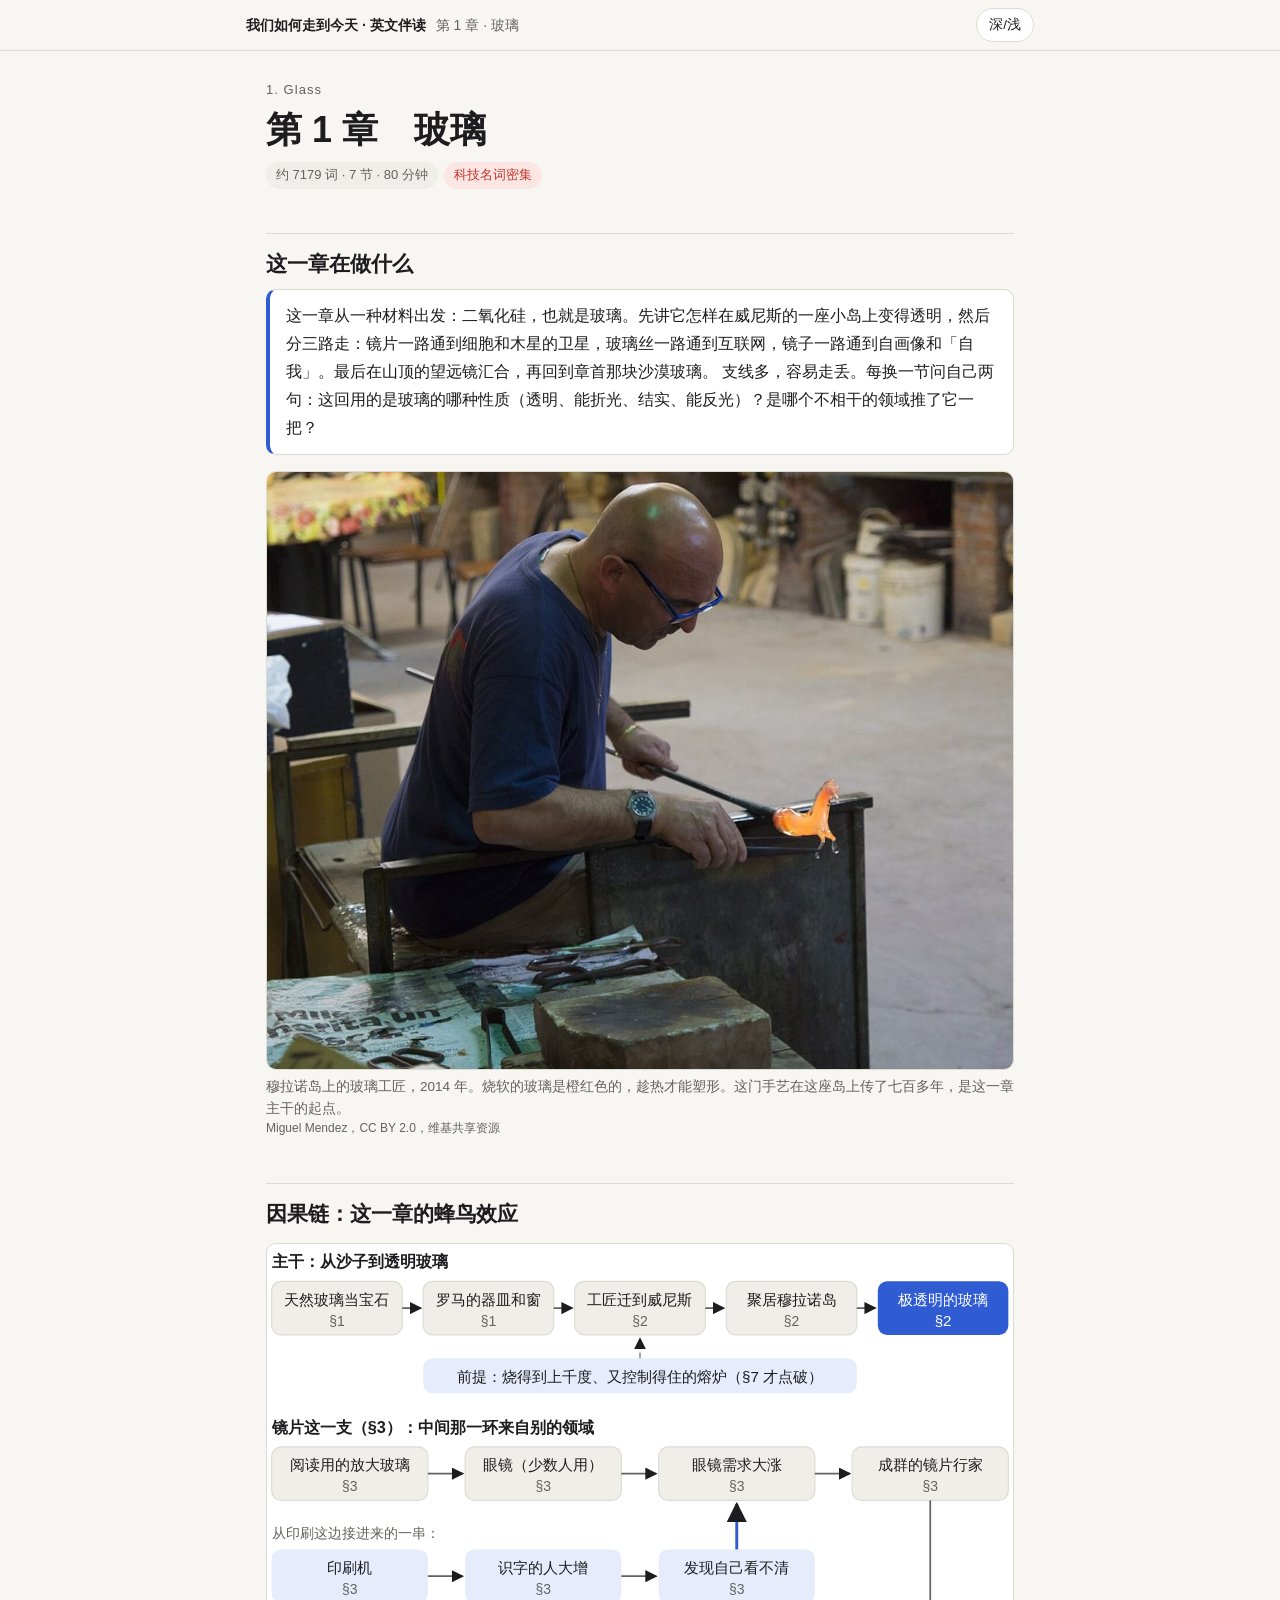
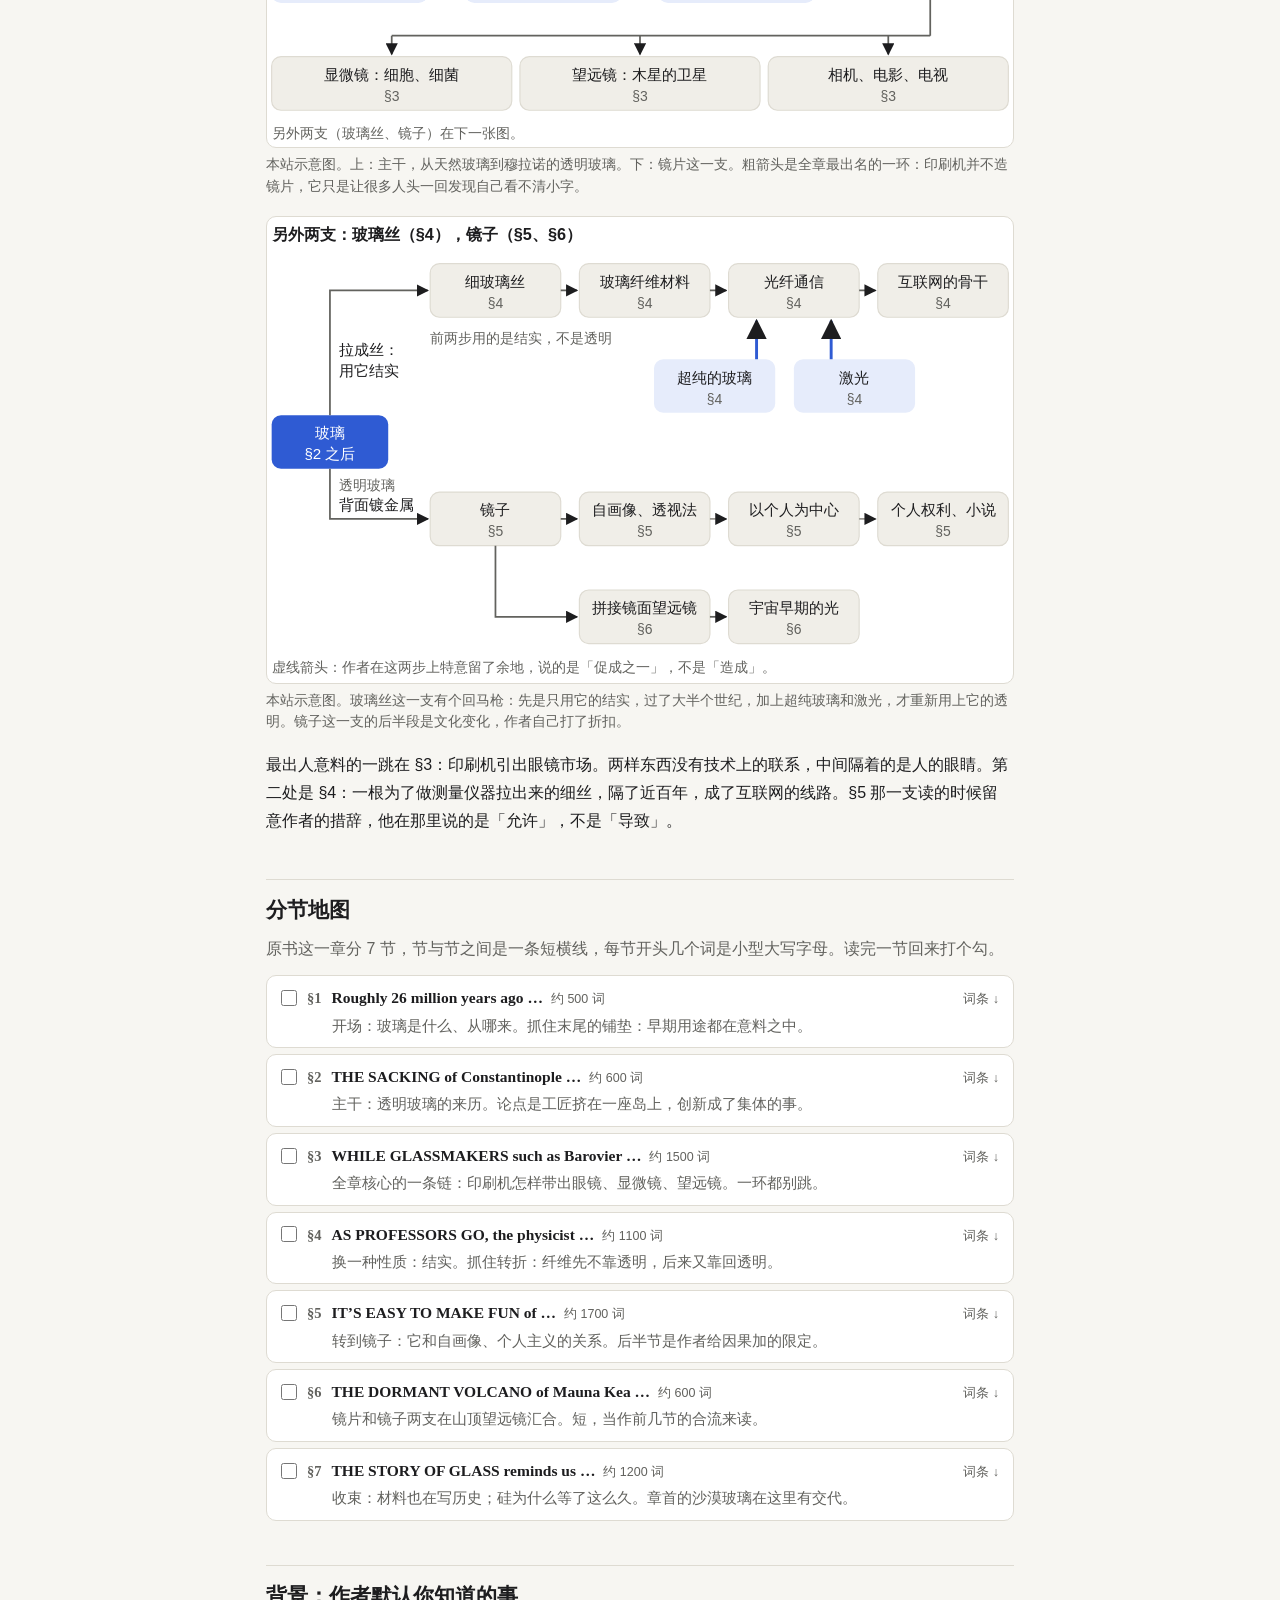
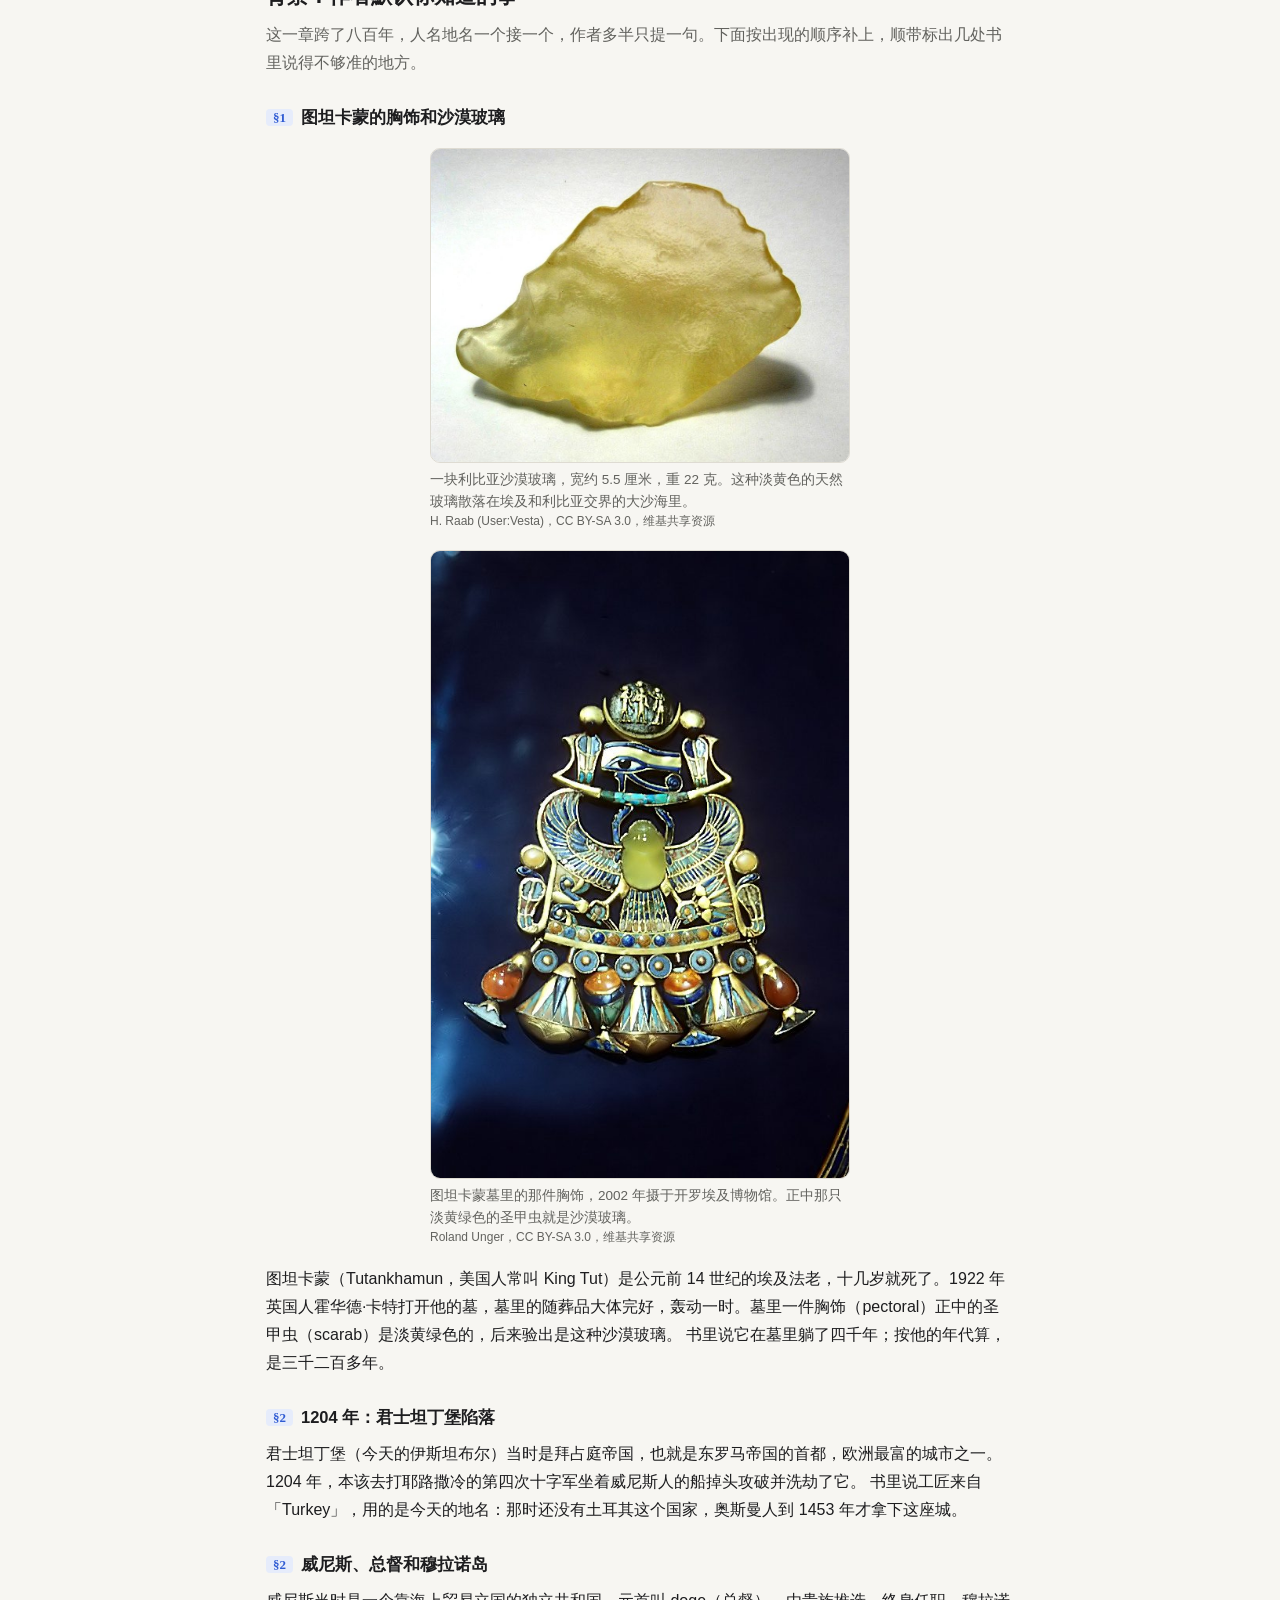
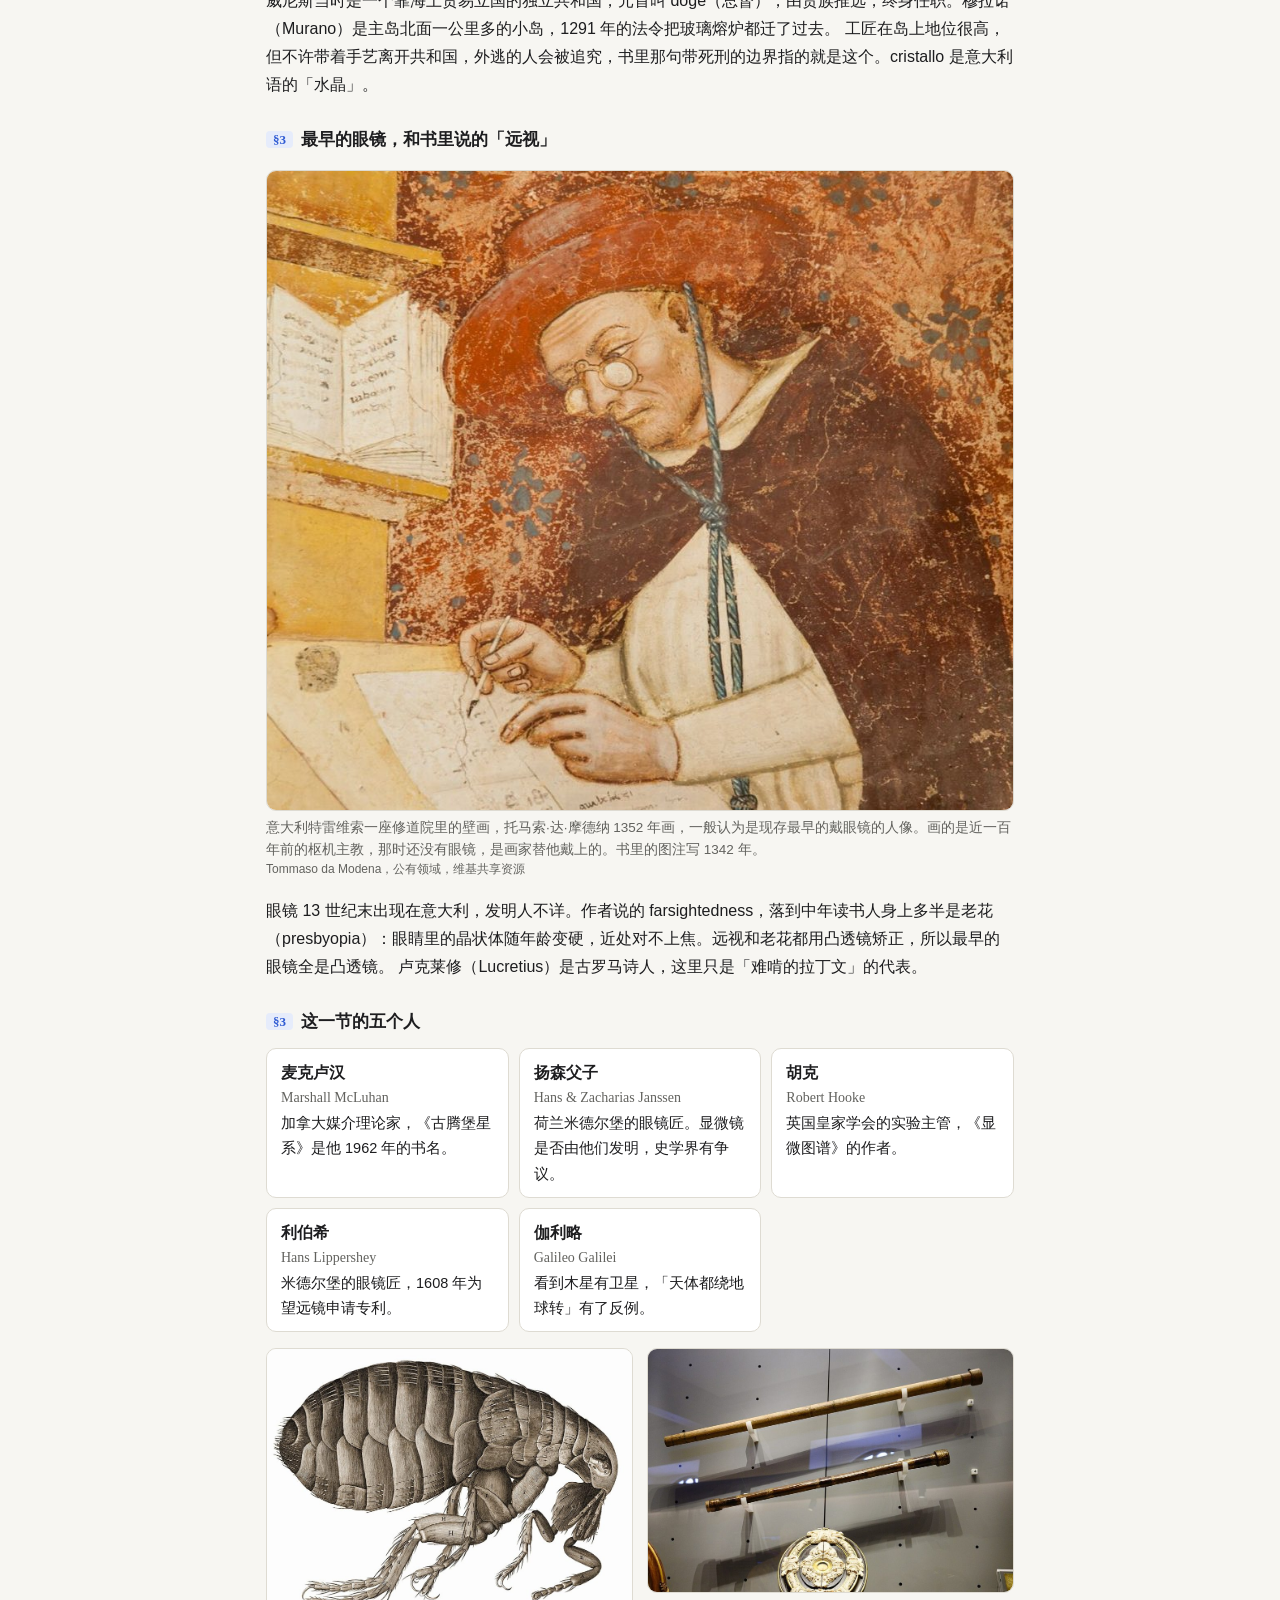
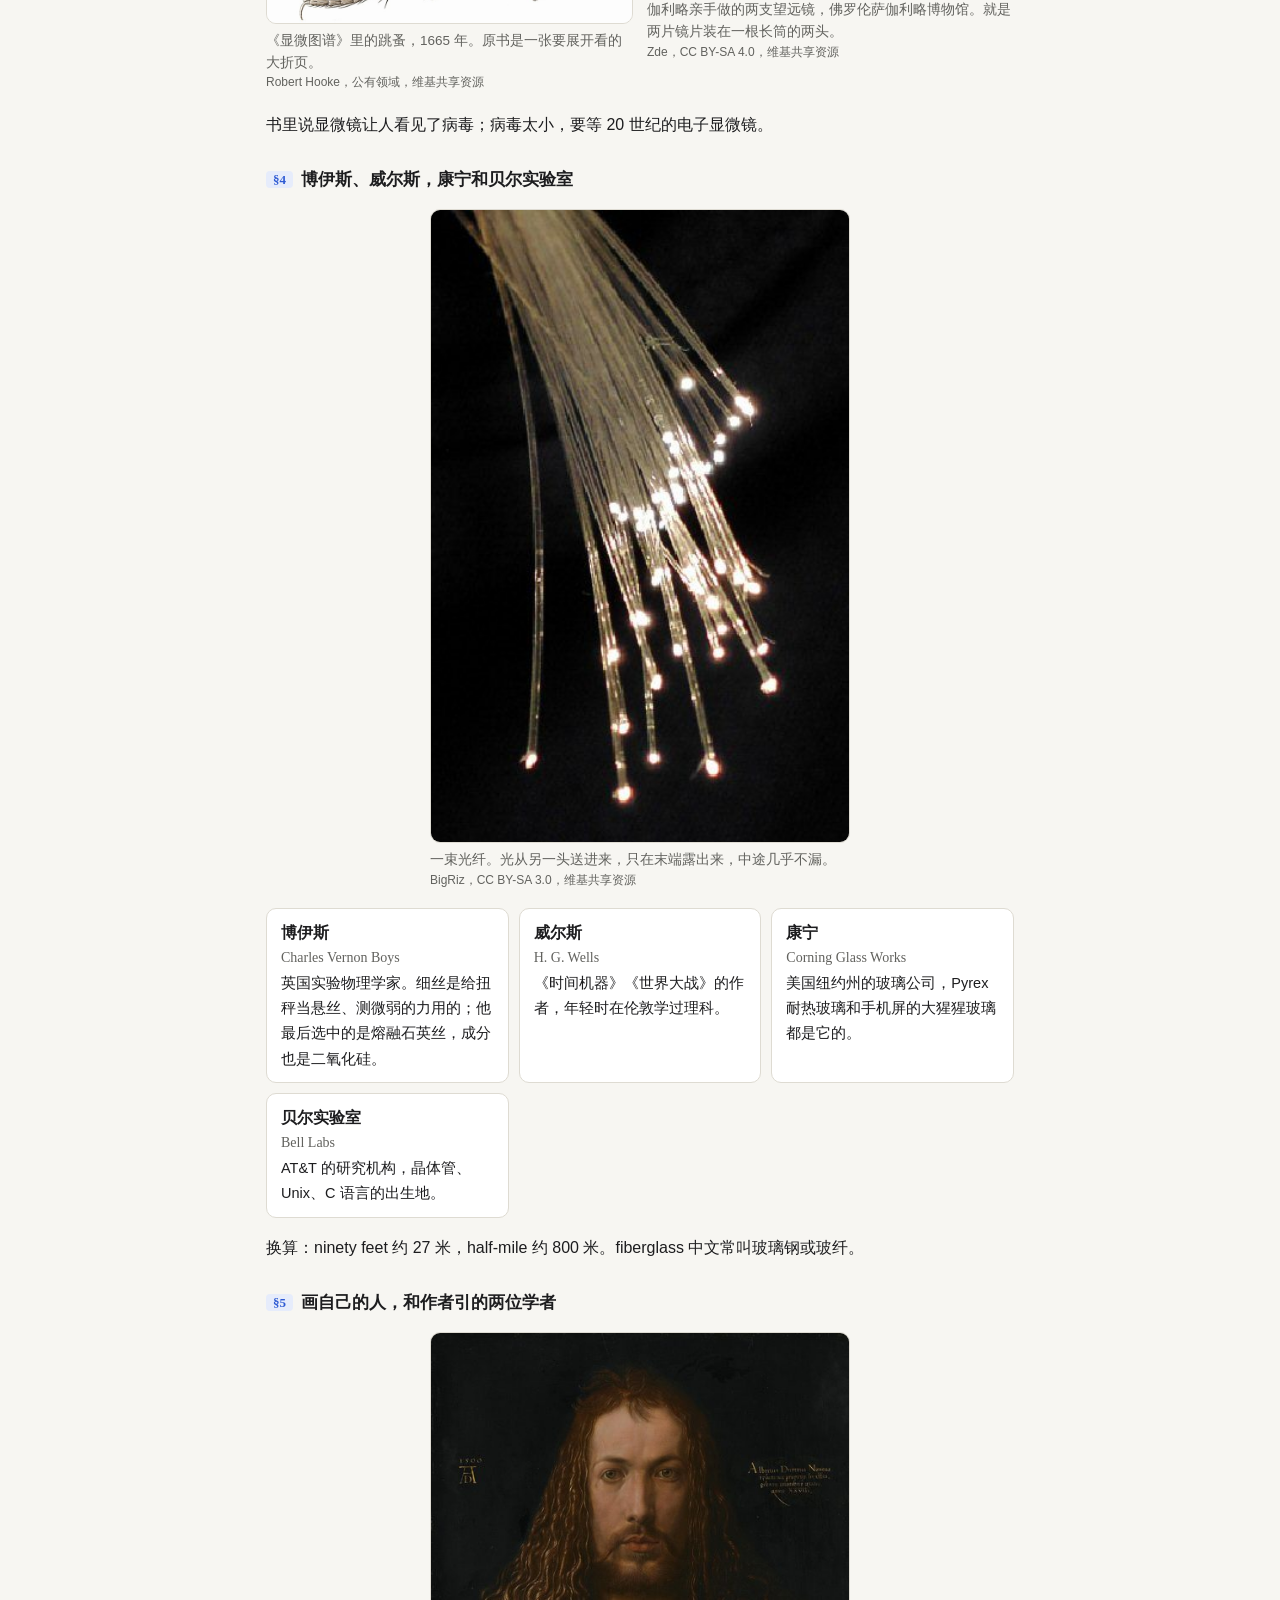
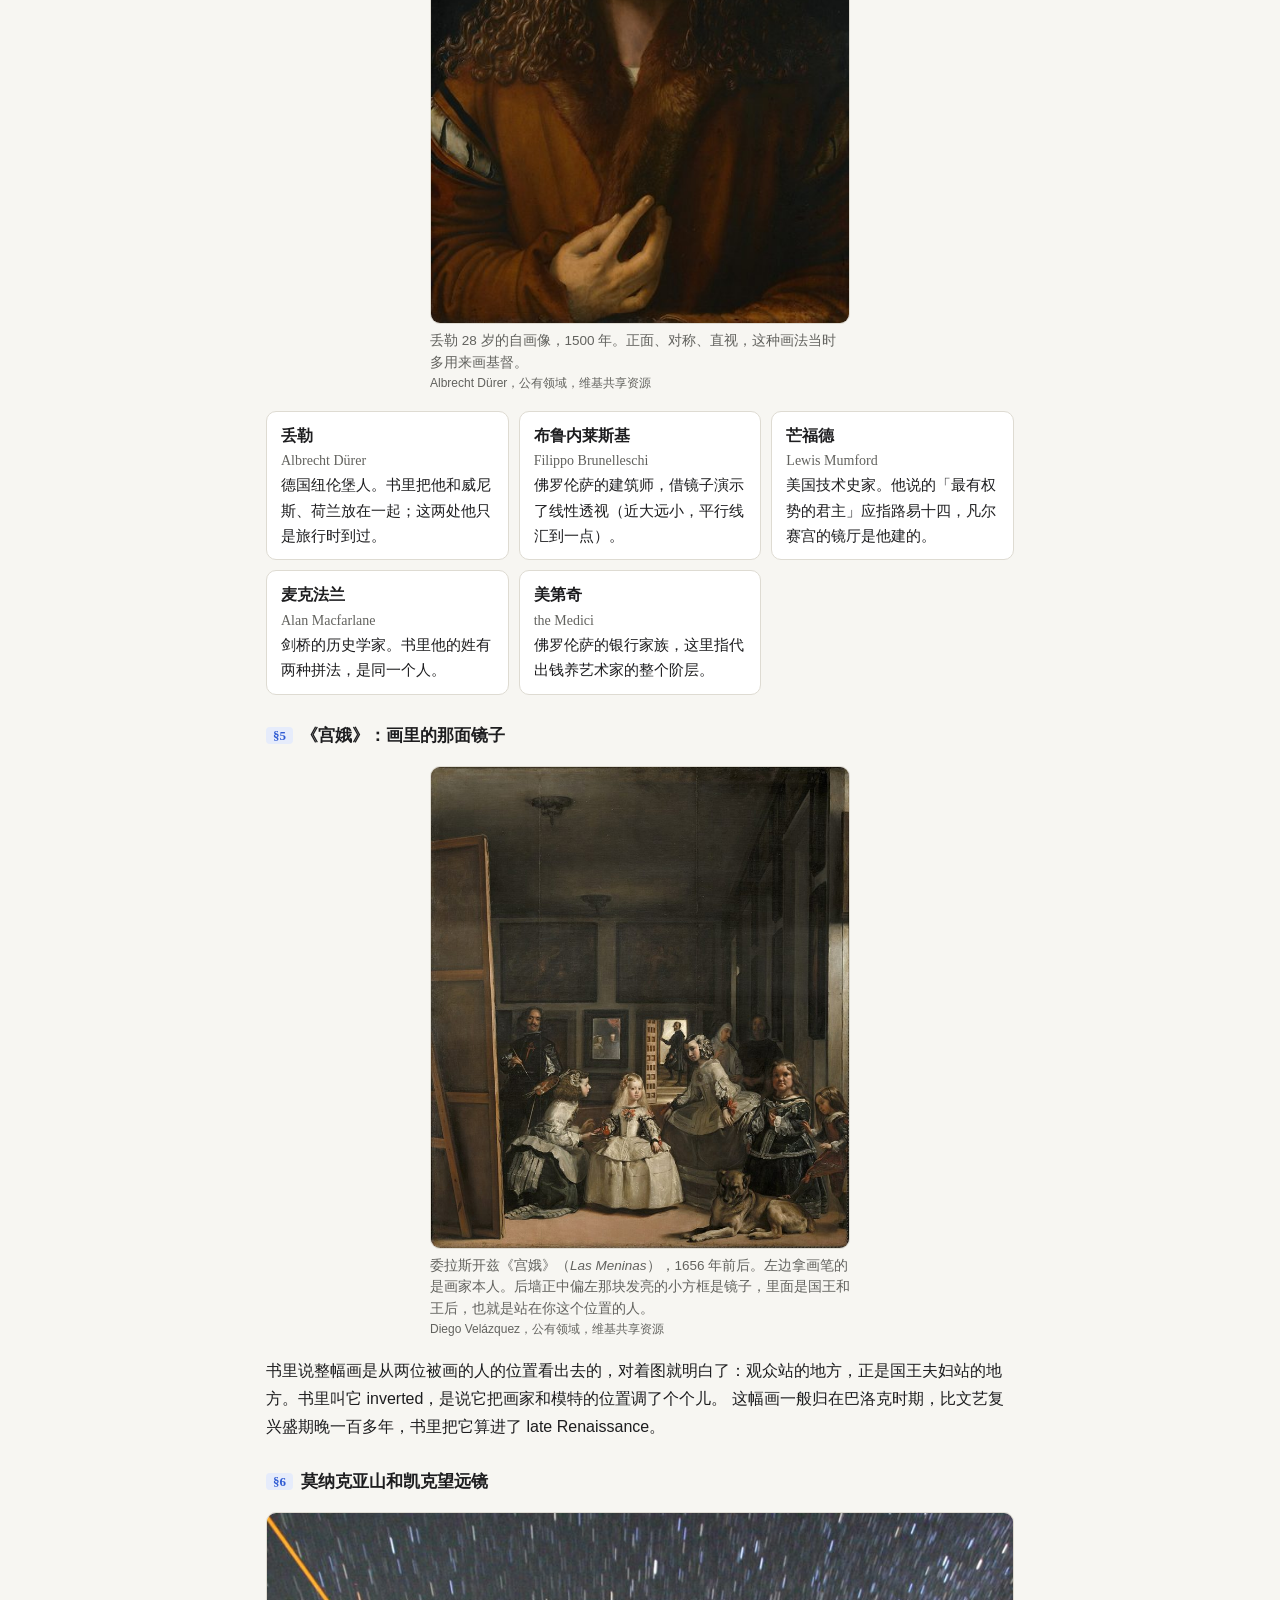
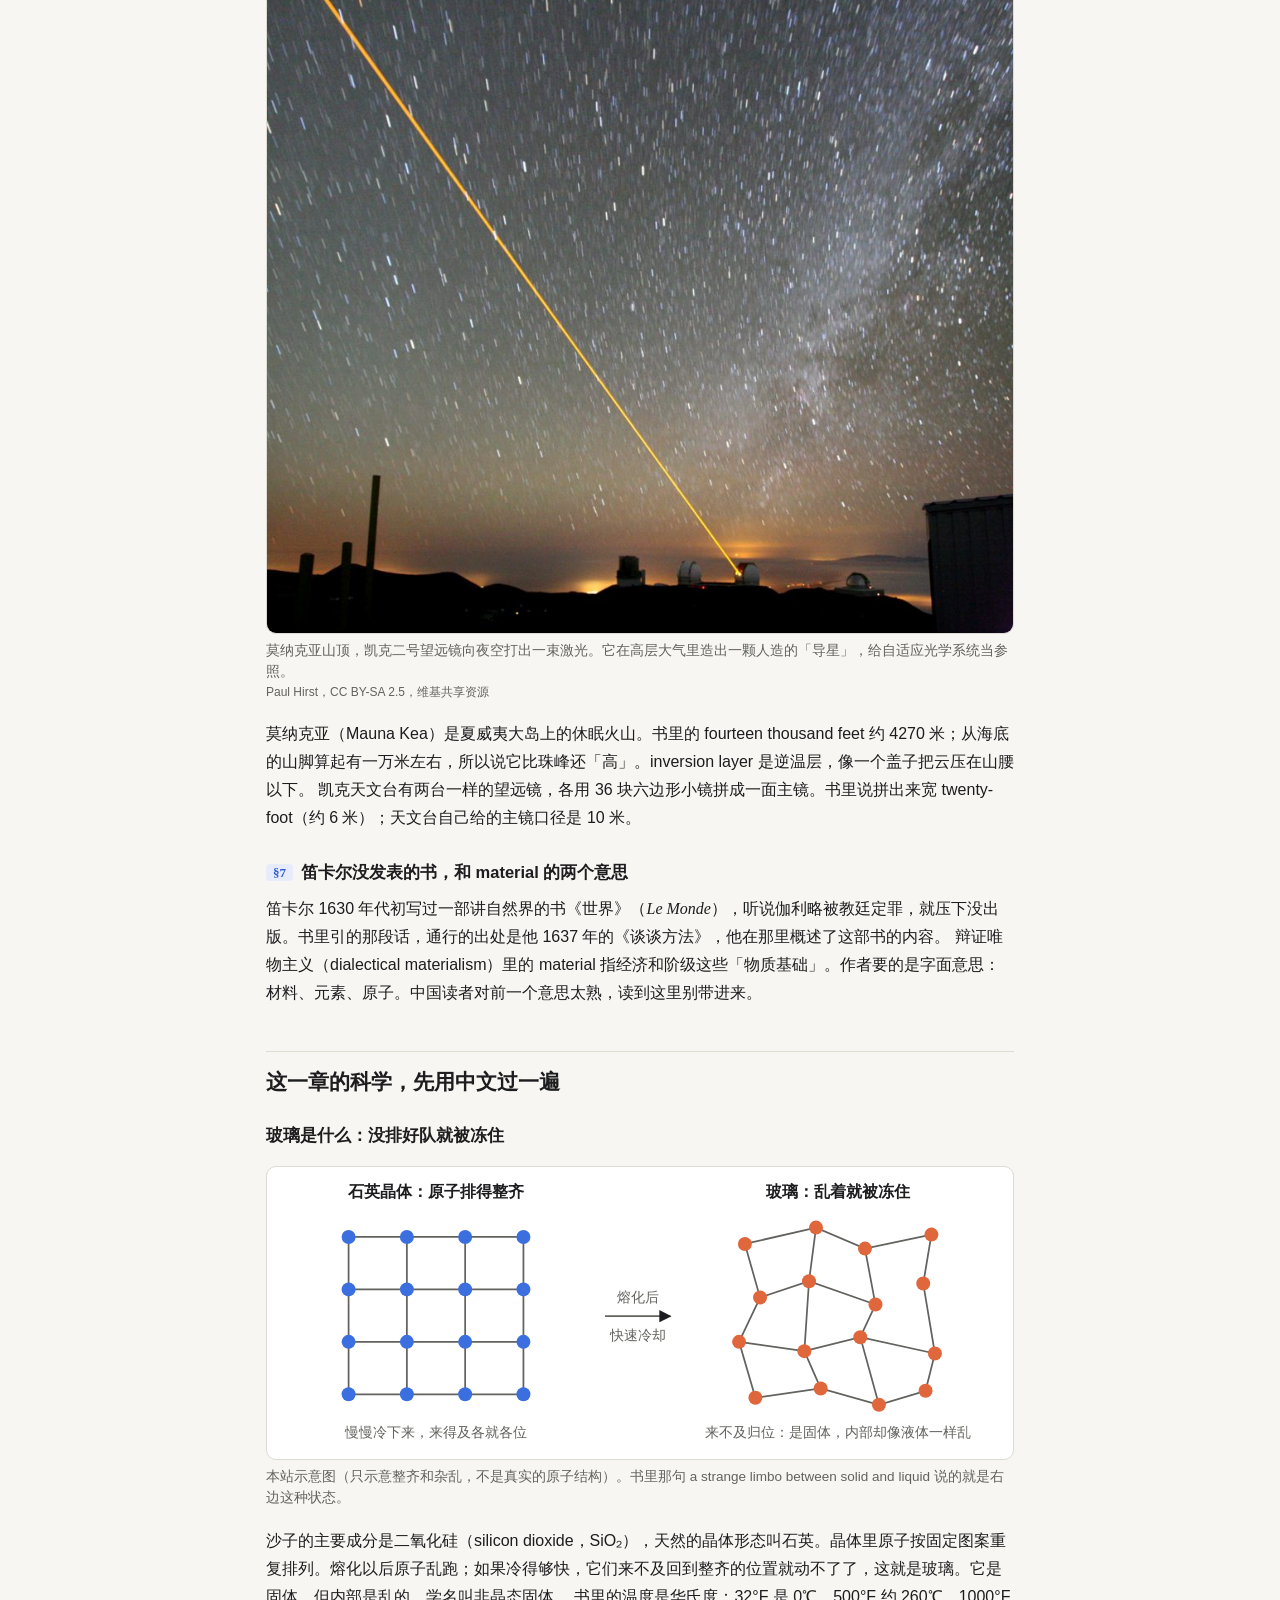
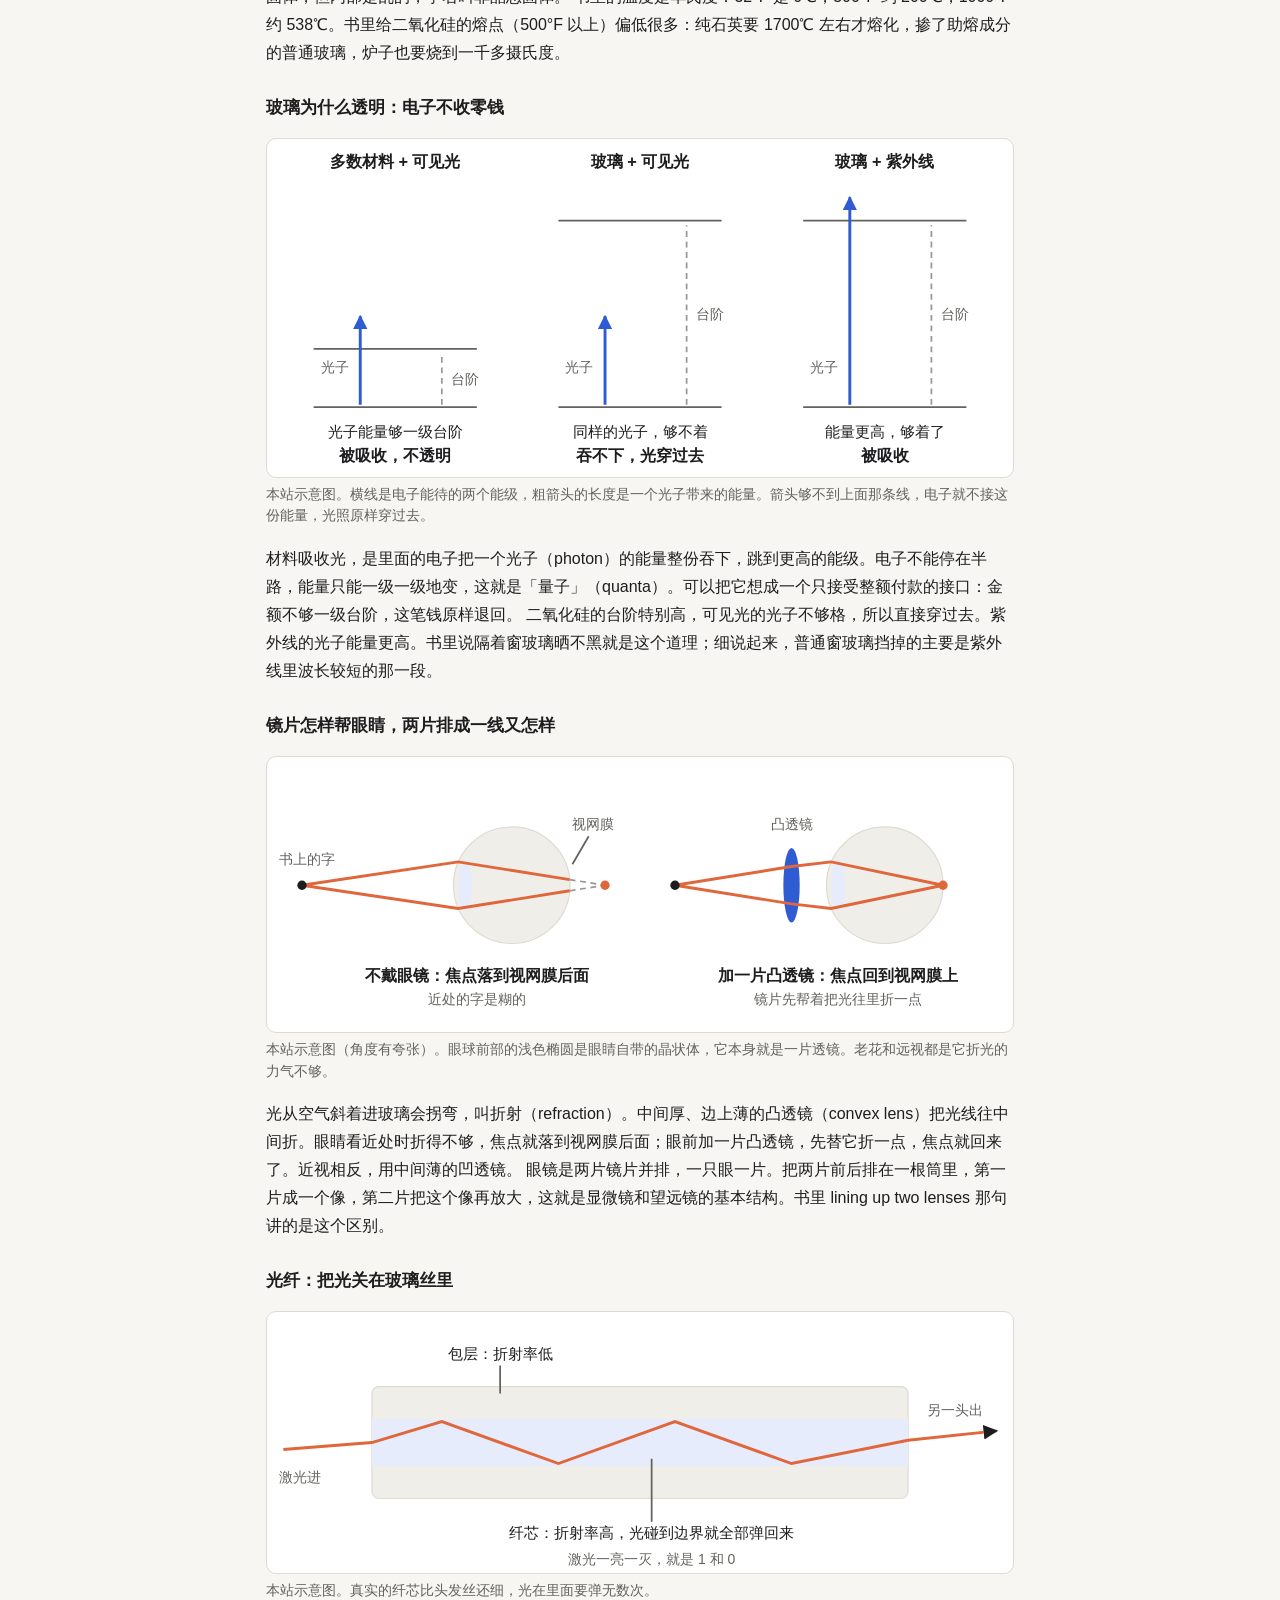
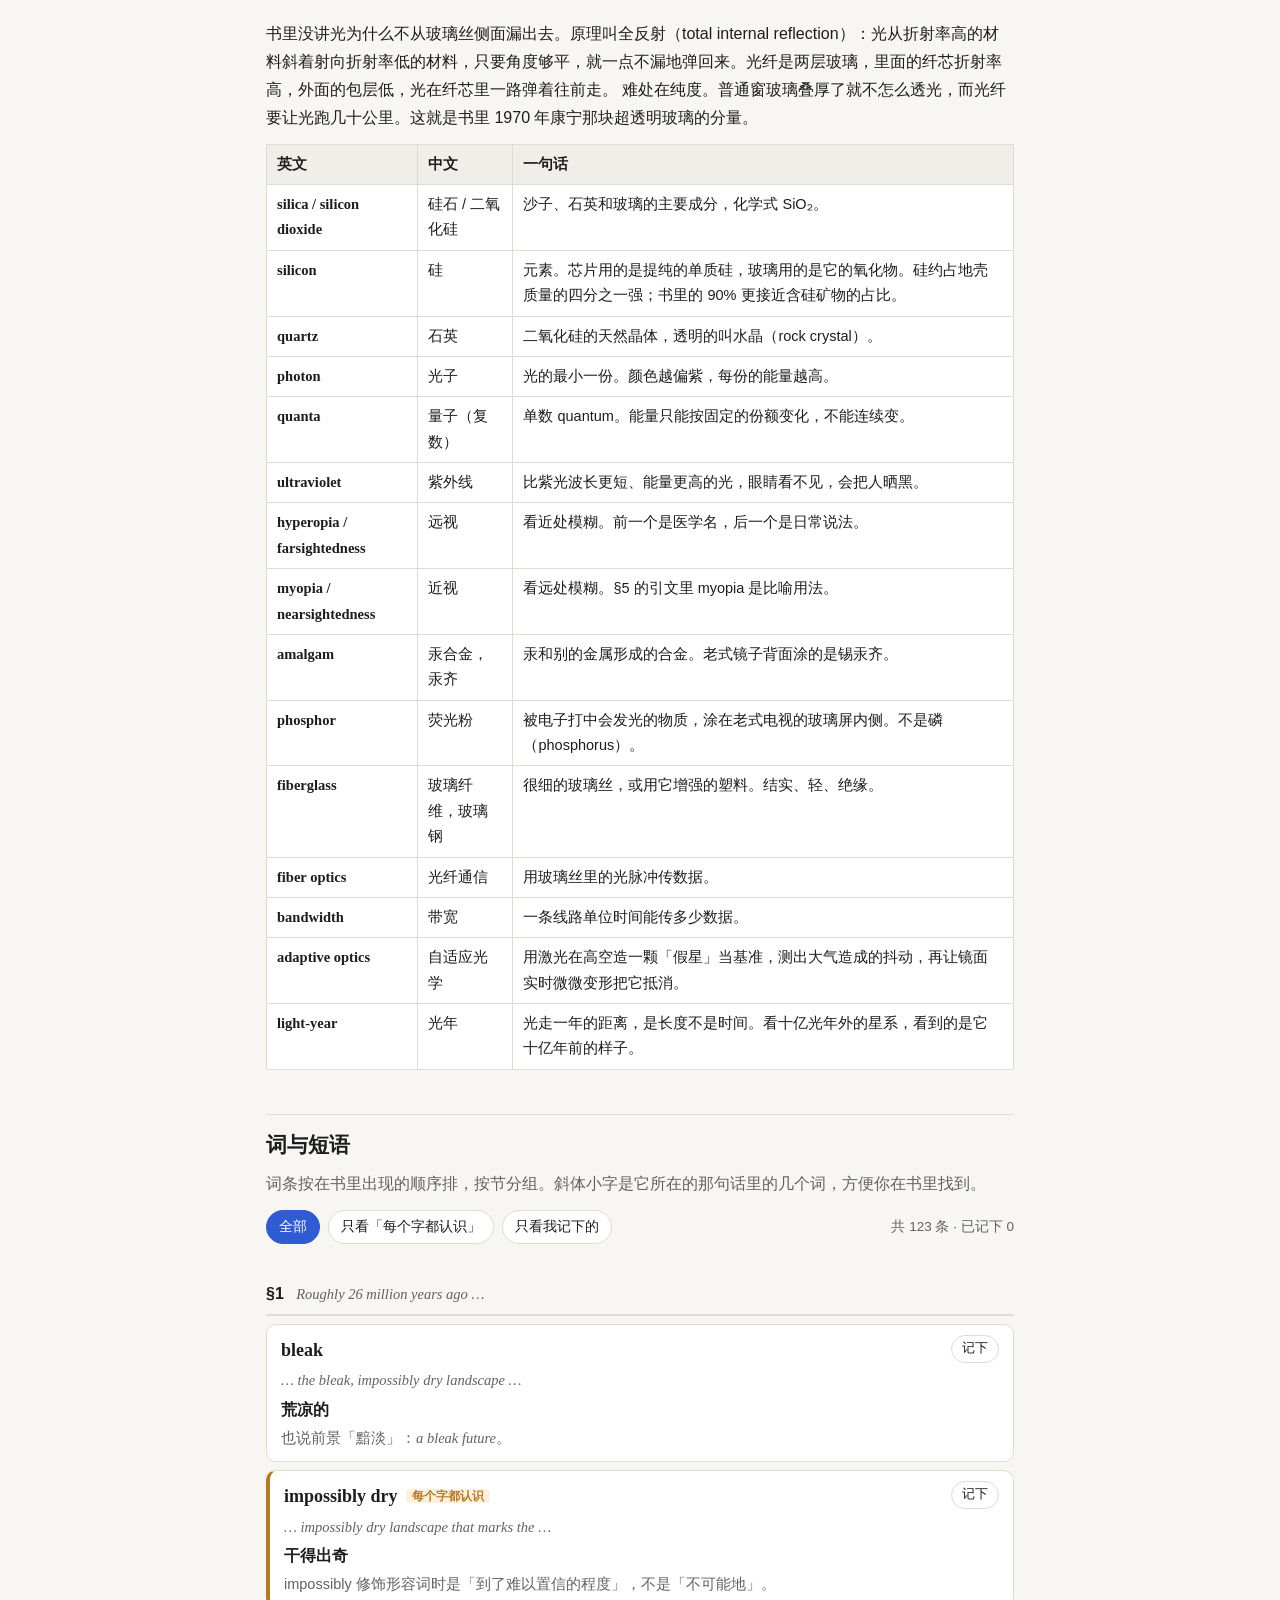
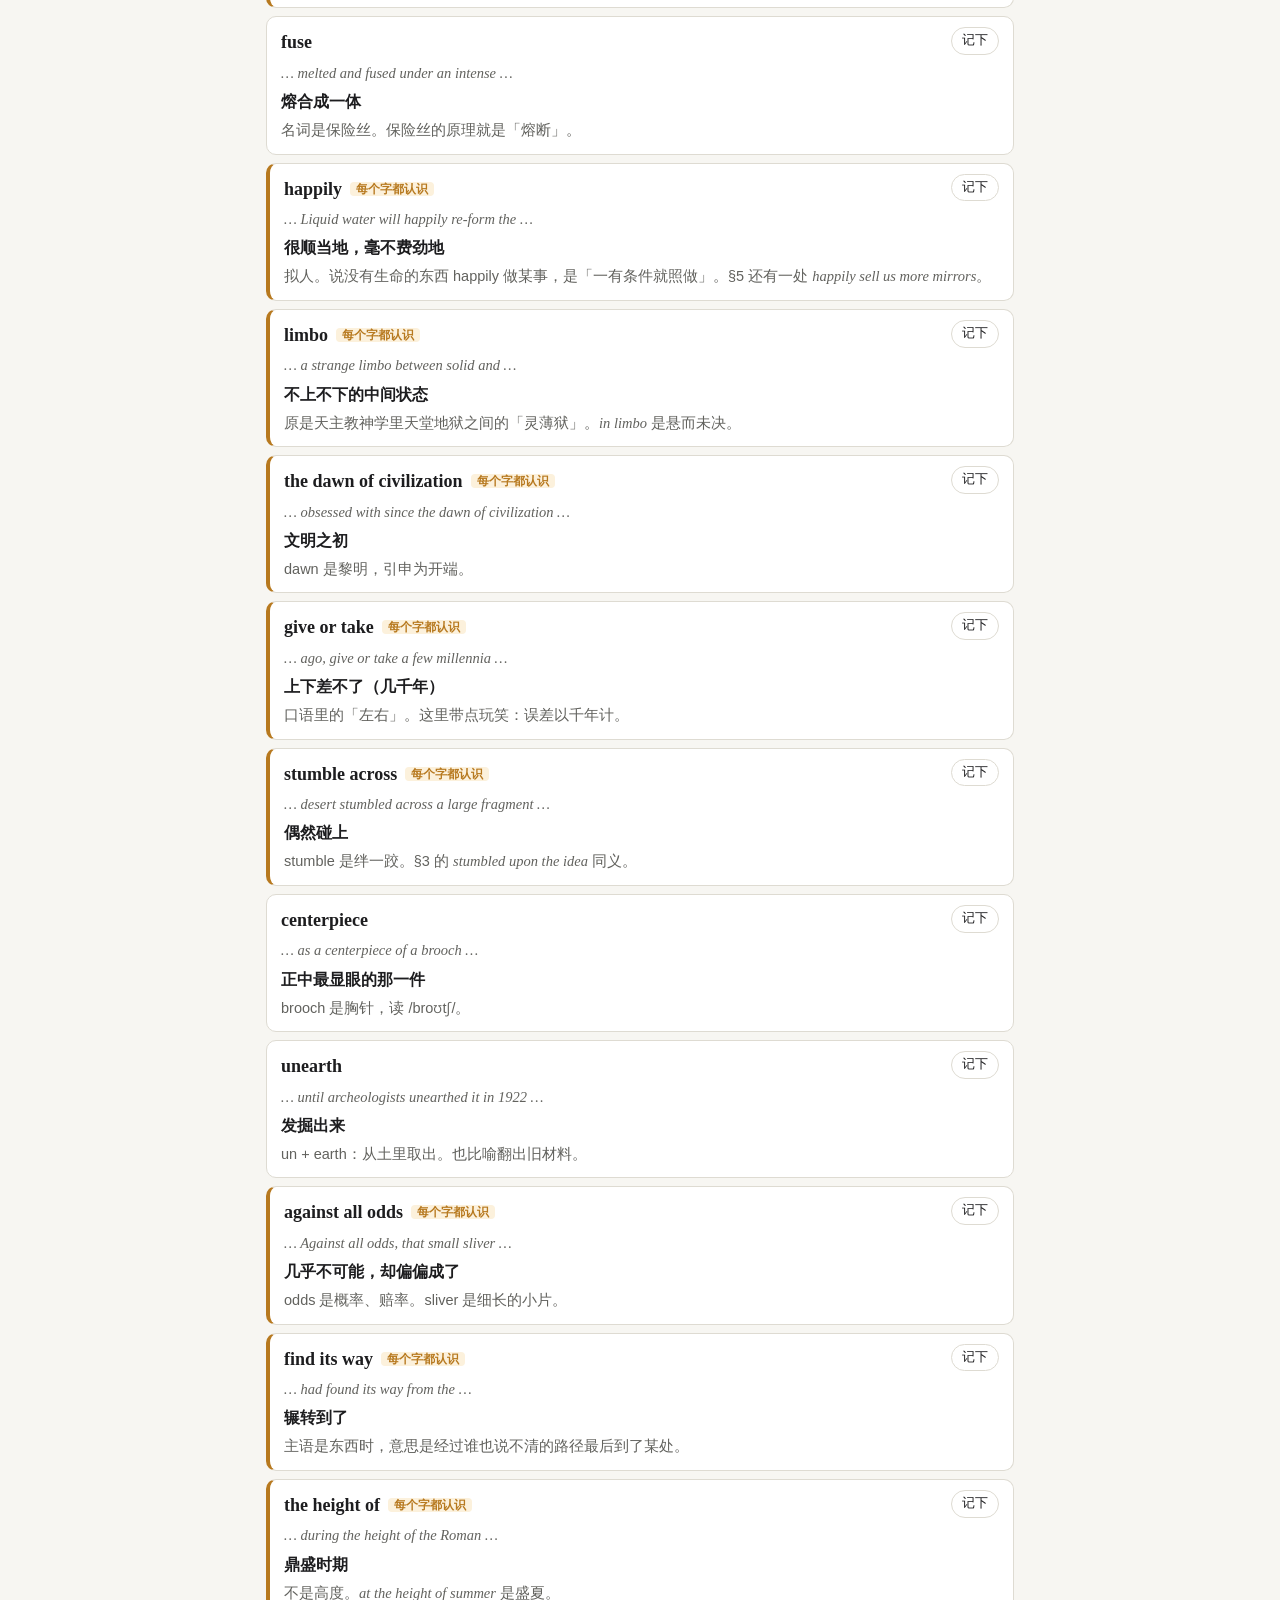
<file: chapters/01.html>
<!doctype html>
<html lang="zh-CN">
<head>
<meta charset="utf-8"><meta name="viewport" content="width=device-width, initial-scale=1">
<title>第 1 章 · 我们如何走到今天 英文伴读</title>
<link rel="stylesheet" href="../assets/style.css">
<script src="../assets/chapters.js"></script>
<script src="../assets/hw.js"></script>
</head>
<body data-chapter="1">
<main>

<h2>这一章在做什么</h2>
<div class="gist"><p>这一章从一种材料出发：二氧化硅，也就是玻璃。先讲它怎样在威尼斯的一座小岛上变得透明，然后分三路走：镜片一路通到细胞和木星的卫星，玻璃丝一路通到互联网，镜子一路通到自画像和「自我」。最后在山顶的望远镜汇合，再回到章首那块沙漠玻璃。
支线多，容易走丢。每换一节问自己两句：这回用的是玻璃的哪种性质（透明、能折光、结实、能反光）？是哪个不相干的领域推了它一把？</p></div>

<figure class="fig"><img src="../assets/img/01-murano.jpg" alt="作坊里，一位戴眼镜的工匠坐在工作台边，手里的铁杆顶端是一块烧得通红、正在被捏成小马形状的玻璃" loading="lazy">
<figcaption>穆拉诺岛上的玻璃工匠，2014 年。烧软的玻璃是橙红色的，趁热才能塑形。这门手艺在这座岛上传了七百多年，是这一章主干的起点。
<span class="src">Miguel Mendez，CC BY 2.0，维基共享资源</span></figcaption></figure>

<h2>因果链：这一章的蜂鸟效应</h2>
<figure class="fig"><svg class="diagram" viewBox="0 0 640 432" role="img" aria-label="因果链第一张。主干：天然玻璃当宝石，罗马的器皿和窗，工匠迁到威尼斯，聚居穆拉诺岛，极透明的玻璃。镜片一支：放大玻璃，眼镜，眼镜需求大涨，成群的镜片行家，再到显微镜、望远镜和相机电视。印刷机、识字的人大增、发现自己看不清，这一串从另一个领域接进来，推高了眼镜需求">
<defs><marker id="c1" viewBox="0 0 10 10" refX="9" refY="5" markerWidth="7" markerHeight="7" orient="auto"><path d="M0 0L10 5L0 10z" class="f-fg"/></marker></defs>
<text x="4" y="20" class="t-b">主干：从沙子到透明玻璃</text>
<rect x="4" y="32" width="112" height="46" rx="8" class="box"/><text x="60" y="52" text-anchor="middle">天然玻璃当宝石</text><text x="60" y="70" text-anchor="middle" class="t-m">§1</text>
<rect x="134" y="32" width="112" height="46" rx="8" class="box"/><text x="190" y="52" text-anchor="middle">罗马的器皿和窗</text><text x="190" y="70" text-anchor="middle" class="t-m">§1</text>
<rect x="264" y="32" width="112" height="46" rx="8" class="box"/><text x="320" y="52" text-anchor="middle">工匠迁到威尼斯</text><text x="320" y="70" text-anchor="middle" class="t-m">§2</text>
<rect x="394" y="32" width="112" height="46" rx="8" class="box"/><text x="450" y="52" text-anchor="middle">聚居穆拉诺岛</text><text x="450" y="70" text-anchor="middle" class="t-m">§2</text>
<rect x="524" y="32" width="112" height="46" rx="8" class="f-a"/><text x="580" y="52" text-anchor="middle" class="t-on">极透明的玻璃</text><text x="580" y="70" text-anchor="middle" class="t-on">§2</text>
<path d="M116 55H132" class="ln" marker-end="url(#c1)"/><path d="M246 55H262" class="ln" marker-end="url(#c1)"/><path d="M376 55H392" class="ln" marker-end="url(#c1)"/><path d="M506 55H522" class="ln" marker-end="url(#c1)"/>
<rect x="134" y="98" width="372" height="30" rx="8" class="f-soft"/><text x="320" y="118" text-anchor="middle">前提：烧得到上千度、又控制得住的熔炉（§7 才点破）</text>
<path d="M320 98V81" class="ln-d" marker-end="url(#c1)"/>

<text x="4" y="162" class="t-b">镜片这一支（§3）：中间那一环来自别的领域</text>
<rect x="4" y="174" width="134" height="46" rx="8" class="box"/><text x="71" y="194" text-anchor="middle">阅读用的放大玻璃</text><text x="71" y="212" text-anchor="middle" class="t-m">§3</text>
<rect x="170" y="174" width="134" height="46" rx="8" class="box"/><text x="237" y="194" text-anchor="middle">眼镜（少数人用）</text><text x="237" y="212" text-anchor="middle" class="t-m">§3</text>
<rect x="336" y="174" width="134" height="46" rx="8" class="box"/><text x="403" y="194" text-anchor="middle">眼镜需求大涨</text><text x="403" y="212" text-anchor="middle" class="t-m">§3</text>
<rect x="502" y="174" width="134" height="46" rx="8" class="box"/><text x="569" y="194" text-anchor="middle">成群的镜片行家</text><text x="569" y="212" text-anchor="middle" class="t-m">§3</text>
<path d="M138 197H168" class="ln" marker-end="url(#c1)"/><path d="M304 197H334" class="ln" marker-end="url(#c1)"/><path d="M470 197H500" class="ln" marker-end="url(#c1)"/>

<text x="4" y="252" class="t-m">从印刷这边接进来的一串：</text>
<rect x="4" y="262" width="134" height="46" rx="8" class="f-soft"/><text x="71" y="282" text-anchor="middle">印刷机</text><text x="71" y="300" text-anchor="middle" class="t-m">§3</text>
<rect x="170" y="262" width="134" height="46" rx="8" class="f-soft"/><text x="237" y="282" text-anchor="middle">识字的人大增</text><text x="237" y="300" text-anchor="middle" class="t-m">§3</text>
<rect x="336" y="262" width="134" height="46" rx="8" class="f-soft"/><text x="403" y="282" text-anchor="middle">发现自己看不清</text><text x="403" y="300" text-anchor="middle" class="t-m">§3</text>
<path d="M138 285H168" class="ln" marker-end="url(#c1)"/><path d="M304 285H334" class="ln" marker-end="url(#c1)"/>
<path d="M403 262V223" class="ln-a" marker-end="url(#c1)"/>

<path d="M569 220V336" class="ln"/><path d="M107 336H569" class="ln"/>
<path d="M107 336V352" class="ln" marker-end="url(#c1)"/><path d="M320 336V352" class="ln" marker-end="url(#c1)"/><path d="M533 336V352" class="ln" marker-end="url(#c1)"/>
<rect x="4" y="354" width="206" height="46" rx="8" class="box"/><text x="107" y="374" text-anchor="middle">显微镜：细胞、细菌</text><text x="107" y="392" text-anchor="middle" class="t-m">§3</text>
<rect x="217" y="354" width="206" height="46" rx="8" class="box"/><text x="320" y="374" text-anchor="middle">望远镜：木星的卫星</text><text x="320" y="392" text-anchor="middle" class="t-m">§3</text>
<rect x="430" y="354" width="206" height="46" rx="8" class="box"/><text x="533" y="374" text-anchor="middle">相机、电影、电视</text><text x="533" y="392" text-anchor="middle" class="t-m">§3</text>
<text x="4" y="424" class="t-m">另外两支（玻璃丝、镜子）在下一张图。</text>
</svg>
<figcaption>本站示意图。上：主干，从天然玻璃到穆拉诺的透明玻璃。下：镜片这一支。粗箭头是全章最出名的一环：印刷机并不造镜片，它只是让很多人头一回发现自己看不清小字。</figcaption></figure>

<figure class="fig"><svg class="diagram" viewBox="0 0 640 400" role="img" aria-label="因果链第二张。从玻璃分出两支。玻璃丝一支：细玻璃丝，玻璃纤维材料，光纤通信，互联网的骨干，其中光纤通信还需要超纯的玻璃和激光。镜子一支：镜子，自画像和透视法，以个人为中心，个人权利和小说；镜子另通向拼接镜面望远镜和宇宙早期的光">
<defs><marker id="c2" viewBox="0 0 10 10" refX="9" refY="5" markerWidth="7" markerHeight="7" orient="auto"><path d="M0 0L10 5L0 10z" class="f-fg"/></marker></defs>
<text x="4" y="20" class="t-b">另外两支：玻璃丝（§4），镜子（§5、§6）</text>
<rect x="4" y="170" width="100" height="46" rx="8" class="f-a"/><text x="54" y="190" text-anchor="middle" class="t-on">玻璃</text><text x="54" y="208" text-anchor="middle" class="t-on">§2 之后</text>
<path d="M54 170V63H138" class="ln" marker-end="url(#c2)"/><text x="62" y="118">拉成丝：</text><text x="62" y="136">用它结实</text>
<path d="M54 216V259H138" class="ln" marker-end="url(#c2)"/><text x="62" y="234" class="t-m">透明玻璃</text><text x="62" y="251">背面镀金属</text>

<rect x="140" y="40" width="112" height="46" rx="8" class="box"/><text x="196" y="60" text-anchor="middle">细玻璃丝</text><text x="196" y="78" text-anchor="middle" class="t-m">§4</text>
<rect x="268" y="40" width="112" height="46" rx="8" class="box"/><text x="324" y="60" text-anchor="middle">玻璃纤维材料</text><text x="324" y="78" text-anchor="middle" class="t-m">§4</text>
<rect x="396" y="40" width="112" height="46" rx="8" class="box"/><text x="452" y="60" text-anchor="middle">光纤通信</text><text x="452" y="78" text-anchor="middle" class="t-m">§4</text>
<rect x="524" y="40" width="112" height="46" rx="8" class="box"/><text x="580" y="60" text-anchor="middle">互联网的骨干</text><text x="580" y="78" text-anchor="middle" class="t-m">§4</text>
<path d="M252 63H266" class="ln" marker-end="url(#c2)"/><path d="M380 63H394" class="ln" marker-end="url(#c2)"/><path d="M508 63H522" class="ln" marker-end="url(#c2)"/>
<text x="140" y="108" class="t-m">前两步用的是结实，不是透明</text>
<rect x="332" y="122" width="104" height="46" rx="8" class="f-soft"/><text x="384" y="142" text-anchor="middle">超纯的玻璃</text><text x="384" y="160" text-anchor="middle" class="t-m">§4</text>
<rect x="452" y="122" width="104" height="46" rx="8" class="f-soft"/><text x="504" y="142" text-anchor="middle">激光</text><text x="504" y="160" text-anchor="middle" class="t-m">§4</text>
<path d="M420 122V89" class="ln-a" marker-end="url(#c2)"/><path d="M484 122V89" class="ln-a" marker-end="url(#c2)"/>

<rect x="140" y="236" width="112" height="46" rx="8" class="box"/><text x="196" y="256" text-anchor="middle">镜子</text><text x="196" y="274" text-anchor="middle" class="t-m">§5</text>
<rect x="268" y="236" width="112" height="46" rx="8" class="box"/><text x="324" y="256" text-anchor="middle">自画像、透视法</text><text x="324" y="274" text-anchor="middle" class="t-m">§5</text>
<rect x="396" y="236" width="112" height="46" rx="8" class="box"/><text x="452" y="256" text-anchor="middle">以个人为中心</text><text x="452" y="274" text-anchor="middle" class="t-m">§5</text>
<rect x="524" y="236" width="112" height="46" rx="8" class="box"/><text x="580" y="256" text-anchor="middle">个人权利、小说</text><text x="580" y="274" text-anchor="middle" class="t-m">§5</text>
<path d="M252 259H266" class="ln" marker-end="url(#c2)"/><path d="M380 259H394" class="ln-d" marker-end="url(#c2)"/><path d="M508 259H522" class="ln-d" marker-end="url(#c2)"/>
<path d="M196 282V343H266" class="ln" marker-end="url(#c2)"/>
<rect x="268" y="320" width="112" height="46" rx="8" class="box"/><text x="324" y="340" text-anchor="middle">拼接镜面望远镜</text><text x="324" y="358" text-anchor="middle" class="t-m">§6</text>
<rect x="396" y="320" width="112" height="46" rx="8" class="box"/><text x="452" y="340" text-anchor="middle">宇宙早期的光</text><text x="452" y="358" text-anchor="middle" class="t-m">§6</text>
<path d="M380 343H394" class="ln" marker-end="url(#c2)"/>
<text x="4" y="390" class="t-m">虚线箭头：作者在这两步上特意留了余地，说的是「促成之一」，不是「造成」。</text>
</svg>
<figcaption>本站示意图。玻璃丝这一支有个回马枪：先是只用它的结实，过了大半个世纪，加上超纯玻璃和激光，才重新用上它的透明。镜子这一支的后半段是文化变化，作者自己打了折扣。</figcaption></figure>

<p>最出人意料的一跳在 §3：印刷机引出眼镜市场。两样东西没有技术上的联系，中间隔着的是人的眼睛。第二处是 §4：一根为了做测量仪器拉出来的细丝，隔了近百年，成了互联网的线路。§5 那一支读的时候留意作者的措辞，他在那里说的是「允许」，不是「导致」。</p>

<h2>分节地图</h2>
<p class="lede">原书这一章分 7 节，节与节之间是一条短横线，每节开头几个词是小型大写字母。读完一节回来打个勾。</p>
<ol class="secmap">
  <li data-sec="1"><b>Roughly 26 million years ago …<span class="w">约 500 词</span></b><span class="what">开场：玻璃是什么、从哪来。抓住末尾的铺垫：早期用途都在意料之中。</span></li>
  <li data-sec="2"><b>THE SACKING of Constantinople …<span class="w">约 600 词</span></b><span class="what">主干：透明玻璃的来历。论点是工匠挤在一座岛上，创新成了集体的事。</span></li>
  <li data-sec="3"><b>WHILE GLASSMAKERS such as Barovier …<span class="w">约 1500 词</span></b><span class="what">全章核心的一条链：印刷机怎样带出眼镜、显微镜、望远镜。一环都别跳。</span></li>
  <li data-sec="4"><b>AS PROFESSORS GO, the physicist …<span class="w">约 1100 词</span></b><span class="what">换一种性质：结实。抓住转折：纤维先不靠透明，后来又靠回透明。</span></li>
  <li data-sec="5"><b>IT’S EASY TO MAKE FUN of …<span class="w">约 1700 词</span></b><span class="what">转到镜子：它和自画像、个人主义的关系。后半节是作者给因果加的限定。</span></li>
  <li data-sec="6"><b>THE DORMANT VOLCANO of Mauna Kea …<span class="w">约 600 词</span></b><span class="what">镜片和镜子两支在山顶望远镜汇合。短，当作前几节的合流来读。</span></li>
  <li data-sec="7"><b>THE STORY OF GLASS reminds us …<span class="w">约 1200 词</span></b><span class="what">收束：材料也在写历史；硅为什么等了这么久。章首的沙漠玻璃在这里有交代。</span></li>
</ol>

<h2>背景：作者默认你知道的事</h2>
<p class="lede">这一章跨了八百年，人名地名一个接一个，作者多半只提一句。下面按出现的顺序补上，顺带标出几处书里说得不够准的地方。</p>

<h3><span class="sec">§1</span>图坦卡蒙的胸饰和沙漠玻璃</h3>
<figure class="fig narrow"><img src="../assets/img/01-desert-glass.jpg" alt="白色背景上一块淡黄色、半透明的天然玻璃，表面有细小的凹坑，边缘不规则" loading="lazy">
<figcaption>一块利比亚沙漠玻璃，宽约 5.5 厘米，重 22 克。这种淡黄色的天然玻璃散落在埃及和利比亚交界的大沙海里。
<span class="src">H. Raab (User:Vesta)，CC BY-SA 3.0，维基共享资源</span></figcaption></figure>
<figure class="fig narrow"><img src="../assets/img/01-pectoral.jpg" alt="深色背景前一件镶满彩色宝石的金质胸饰，正中是一只淡黄绿色、半透明的圣甲虫，两侧展开翅膀" loading="lazy">
<figcaption>图坦卡蒙墓里的那件胸饰，2002 年摄于开罗埃及博物馆。正中那只淡黄绿色的圣甲虫就是沙漠玻璃。
<span class="src">Roland Unger，CC BY-SA 3.0，维基共享资源</span></figcaption></figure>
<p>图坦卡蒙（Tutankhamun，美国人常叫 King Tut）是公元前 14 世纪的埃及法老，十几岁就死了。1922 年英国人霍华德·卡特打开他的墓，墓里的随葬品大体完好，轰动一时。墓里一件胸饰（pectoral）正中的圣甲虫（scarab）是淡黄绿色的，后来验出是这种沙漠玻璃。
书里说它在墓里躺了四千年；按他的年代算，是三千二百多年。</p>

<h3><span class="sec">§2</span>1204 年：君士坦丁堡陷落</h3>
<p>君士坦丁堡（今天的伊斯坦布尔）当时是拜占庭帝国，也就是东罗马帝国的首都，欧洲最富的城市之一。1204 年，本该去打耶路撒冷的第四次十字军坐着威尼斯人的船掉头攻破并洗劫了它。
书里说工匠来自「Turkey」，用的是今天的地名：那时还没有土耳其这个国家，奥斯曼人到 1453 年才拿下这座城。</p>

<h3><span class="sec">§2</span>威尼斯、总督和穆拉诺岛</h3>
<p>威尼斯当时是一个靠海上贸易立国的独立共和国，元首叫 doge（总督），由贵族推选，终身任职。穆拉诺（Murano）是主岛北面一公里多的小岛，1291 年的法令把玻璃熔炉都迁了过去。
工匠在岛上地位很高，但不许带着手艺离开共和国，外逃的人会被追究，书里那句带死刑的边界指的就是这个。cristallo 是意大利语的「水晶」。</p>

<h3><span class="sec">§3</span>最早的眼镜，和书里说的「远视」</h3>
<figure class="fig"><img src="../assets/img/01-spectacles.jpg" alt="壁画局部：一位戴红色宽檐帽的修士伏案写字，鼻梁上架着一副铆在一起的圆框眼镜，身后的架子上摊着一本书" loading="lazy">
<figcaption>意大利特雷维索一座修道院里的壁画，托马索·达·摩德纳 1352 年画，一般认为是现存最早的戴眼镜的人像。画的是近一百年前的枢机主教，那时还没有眼镜，是画家替他戴上的。书里的图注写 1342 年。
<span class="src">Tommaso da Modena，公有领域，维基共享资源</span></figcaption></figure>
<p>眼镜 13 世纪末出现在意大利，发明人不详。作者说的 farsightedness，落到中年读书人身上多半是老花（presbyopia）：眼睛里的晶状体随年龄变硬，近处对不上焦。远视和老花都用凸透镜矫正，所以最早的眼镜全是凸透镜。
卢克莱修（Lucretius）是古罗马诗人，这里只是「难啃的拉丁文」的代表。</p>

<h3><span class="sec">§3</span>这一节的五个人</h3>
<div class="who">
  <div><b>麦克卢汉</b><span class="en">Marshall McLuhan</span>加拿大媒介理论家，《古腾堡星系》是他 1962 年的书名。</div>
  <div><b>扬森父子</b><span class="en">Hans &amp; Zacharias Janssen</span>荷兰米德尔堡的眼镜匠。显微镜是否由他们发明，史学界有争议。</div>
  <div><b>胡克</b><span class="en">Robert Hooke</span>英国皇家学会的实验主管，《显微图谱》的作者。</div>
  <div><b>利伯希</b><span class="en">Hans Lippershey</span>米德尔堡的眼镜匠，1608 年为望远镜申请专利。</div>
  <div><b>伽利略</b><span class="en">Galileo Galilei</span>看到木星有卫星，「天体都绕地球转」有了反例。</div>
</div>
<div class="pair">
<figure class="fig"><img src="../assets/img/01-flea.jpg" alt="铜版画：一只放大到占满整页的跳蚤侧面，身上的节片、刚毛和腿上的关节都画得清清楚楚" loading="lazy">
<figcaption>《显微图谱》里的跳蚤，1665 年。原书是一张要展开看的大折页。
<span class="src">Robert Hooke，公有领域，维基共享资源</span></figcaption></figure>
<figure class="fig"><img src="../assets/img/01-galileo-telescope.jpg" alt="博物馆展柜里斜挂着两支细长的筒形望远镜，一支浅木色，一支深褐色带金色纹饰" loading="lazy">
<figcaption>伽利略亲手做的两支望远镜，佛罗伦萨伽利略博物馆。就是两片镜片装在一根长筒的两头。
<span class="src">Zde，CC BY-SA 4.0，维基共享资源</span></figcaption></figure>
</div>
<p>书里说显微镜让人看见了病毒；病毒太小，要等 20 世纪的电子显微镜。</p>

<h3><span class="sec">§4</span>博伊斯、威尔斯，康宁和贝尔实验室</h3>
<figure class="fig narrow"><img src="../assets/img/01-fiber.jpg" alt="黑色背景上一束细细的透明光纤，每根的末端都有一个发亮的光点" loading="lazy">
<figcaption>一束光纤。光从另一头送进来，只在末端露出来，中途几乎不漏。
<span class="src">BigRiz，CC BY-SA 3.0，维基共享资源</span></figcaption></figure>
<div class="who">
  <div><b>博伊斯</b><span class="en">Charles Vernon Boys</span>英国实验物理学家。细丝是给扭秤当悬丝、测微弱的力用的；他最后选中的是熔融石英丝，成分也是二氧化硅。</div>
  <div><b>威尔斯</b><span class="en">H. G. Wells</span>《时间机器》《世界大战》的作者，年轻时在伦敦学过理科。</div>
  <div><b>康宁</b><span class="en">Corning Glass Works</span>美国纽约州的玻璃公司，Pyrex 耐热玻璃和手机屏的大猩猩玻璃都是它的。</div>
  <div><b>贝尔实验室</b><span class="en">Bell Labs</span>AT&amp;T 的研究机构，晶体管、Unix、C 语言的出生地。</div>
</div>
<p>换算：ninety feet 约 27 米，half-mile 约 800 米。fiberglass 中文常叫玻璃钢或玻纤。</p>

<h3><span class="sec">§5</span>画自己的人，和作者引的两位学者</h3>
<figure class="fig narrow"><img src="../assets/img/01-durer.jpg" alt="油画：一个长卷发、留胡须的年轻男子正面直视观众，穿毛领外衣，右手抚着衣领，深色背景上有年份 1500 和拉丁文题字" loading="lazy">
<figcaption>丢勒 28 岁的自画像，1500 年。正面、对称、直视，这种画法当时多用来画基督。
<span class="src">Albrecht Dürer，公有领域，维基共享资源</span></figcaption></figure>
<div class="who">
  <div><b>丢勒</b><span class="en">Albrecht Dürer</span>德国纽伦堡人。书里把他和威尼斯、荷兰放在一起；这两处他只是旅行时到过。</div>
  <div><b>布鲁内莱斯基</b><span class="en">Filippo Brunelleschi</span>佛罗伦萨的建筑师，借镜子演示了线性透视（近大远小，平行线汇到一点）。</div>
  <div><b>芒福德</b><span class="en">Lewis Mumford</span>美国技术史家。他说的「最有权势的君主」应指路易十四，凡尔赛宫的镜厅是他建的。</div>
  <div><b>麦克法兰</b><span class="en">Alan Macfarlane</span>剑桥的历史学家。书里他的姓有两种拼法，是同一个人。</div>
  <div><b>美第奇</b><span class="en">the Medici</span>佛罗伦萨的银行家族，这里指代出钱养艺术家的整个阶层。</div>
</div>

<h3><span class="sec">§5</span>《宫娥》：画里的那面镜子</h3>
<figure class="fig narrow"><img src="../assets/img/01-meninas.jpg" alt="油画：昏暗的大房间里，穿白裙的小公主站在中间，两侧是侍女、侏儒和一条狗；左边画家站在一幅巨大的画布后面；后墙上一面小镜子里映出两个人的半身" loading="lazy">
<figcaption>委拉斯开兹《宫娥》（<i>Las Meninas</i>），1656 年前后。左边拿画笔的是画家本人。后墙正中偏左那块发亮的小方框是镜子，里面是国王和王后，也就是站在你这个位置的人。
<span class="src">Diego Velázquez，公有领域，维基共享资源</span></figcaption></figure>
<p>书里说整幅画是从两位被画的人的位置看出去的，对着图就明白了：观众站的地方，正是国王夫妇站的地方。书里叫它 inverted，是说它把画家和模特的位置调了个个儿。
这幅画一般归在巴洛克时期，比文艺复兴盛期晚一百多年，书里把它算进了 late Renaissance。</p>

<h3><span class="sec">§6</span>莫纳克亚山和凯克望远镜</h3>
<figure class="fig"><img src="../assets/img/01-keck.jpg" alt="夜空布满星星，一道橙黄色的激光束从山顶的天文台斜射向天空，右侧能看到银河" loading="lazy">
<figcaption>莫纳克亚山顶，凯克二号望远镜向夜空打出一束激光。它在高层大气里造出一颗人造的「导星」，给自适应光学系统当参照。
<span class="src">Paul Hirst，CC BY-SA 2.5，维基共享资源</span></figcaption></figure>
<p>莫纳克亚（Mauna Kea）是夏威夷大岛上的休眠火山。书里的 fourteen thousand feet 约 4270 米；从海底的山脚算起有一万米左右，所以说它比珠峰还「高」。inversion layer 是逆温层，像一个盖子把云压在山腰以下。
凯克天文台有两台一样的望远镜，各用 36 块六边形小镜拼成一面主镜。书里说拼出来宽 twenty-foot（约 6 米）；天文台自己给的主镜口径是 10 米。</p>

<h3><span class="sec">§7</span>笛卡尔没发表的书，和 material 的两个意思</h3>
<p>笛卡尔 1630 年代初写过一部讲自然界的书《世界》（<i>Le Monde</i>），听说伽利略被教廷定罪，就压下没出版。书里引的那段话，通行的出处是他 1637 年的《谈谈方法》，他在那里概述了这部书的内容。
辩证唯物主义（dialectical materialism）里的 material 指经济和阶级这些「物质基础」。作者要的是字面意思：材料、元素、原子。中国读者对前一个意思太熟，读到这里别带进来。</p>

<h2>这一章的科学，先用中文过一遍</h2>

<h3>玻璃是什么：没排好队就被冻住</h3>
<figure class="fig"><svg class="diagram" viewBox="0 0 640 250" role="img" aria-label="左边是整齐的方格点阵，代表石英晶体；右边是歪歪扭扭、有断口的网，代表玻璃">
<text x="145" y="26" text-anchor="middle" class="t-b">石英晶体：原子排得整齐</text>
<path d="M70 60H220M70 105H220M70 150H220M70 195H220M70 60V195M120 60V195M170 60V195M220 60V195" class="ln"/>
<circle cx="70" cy="60" r="6" class="f1"/><circle cx="120" cy="60" r="6" class="f1"/><circle cx="170" cy="60" r="6" class="f1"/><circle cx="220" cy="60" r="6" class="f1"/>
<circle cx="70" cy="105" r="6" class="f1"/><circle cx="120" cy="105" r="6" class="f1"/><circle cx="170" cy="105" r="6" class="f1"/><circle cx="220" cy="105" r="6" class="f1"/>
<circle cx="70" cy="150" r="6" class="f1"/><circle cx="120" cy="150" r="6" class="f1"/><circle cx="170" cy="150" r="6" class="f1"/><circle cx="220" cy="150" r="6" class="f1"/>
<circle cx="70" cy="195" r="6" class="f1"/><circle cx="120" cy="195" r="6" class="f1"/><circle cx="170" cy="195" r="6" class="f1"/><circle cx="220" cy="195" r="6" class="f1"/>
<text x="145" y="232" text-anchor="middle" class="t-m">慢慢冷下来，来得及各就各位</text>
<path d="M290 128H346" class="ln" marker-end="url(#g1)"/>
<defs><marker id="g1" viewBox="0 0 10 10" refX="9" refY="5" markerWidth="7" markerHeight="7" orient="auto"><path d="M0 0L10 5L0 10z" class="f-fg"/></marker></defs>
<text x="318" y="116" text-anchor="middle" class="t-m">熔化后</text><text x="318" y="148" text-anchor="middle" class="t-m">快速冷却</text>
<text x="490" y="26" text-anchor="middle" class="t-b">玻璃：乱着就被冻住</text>
<path d="M410 66L471 52L513 70L570 58M423 112L465 98L522 118M405 150L461 158L509 146L573 160M419 198L475 190L525 204L565 192M410 66L423 112L405 150L419 198M471 52L465 98L461 158M513 70L522 118L509 146L525 204M570 58L563 100L573 160L565 192M461 158L475 190" class="ln"/>
<circle cx="410" cy="66" r="6" class="f2"/><circle cx="471" cy="52" r="6" class="f2"/><circle cx="513" cy="70" r="6" class="f2"/><circle cx="570" cy="58" r="6" class="f2"/>
<circle cx="423" cy="112" r="6" class="f2"/><circle cx="465" cy="98" r="6" class="f2"/><circle cx="522" cy="118" r="6" class="f2"/><circle cx="563" cy="100" r="6" class="f2"/>
<circle cx="405" cy="150" r="6" class="f2"/><circle cx="461" cy="158" r="6" class="f2"/><circle cx="509" cy="146" r="6" class="f2"/><circle cx="573" cy="160" r="6" class="f2"/>
<circle cx="419" cy="198" r="6" class="f2"/><circle cx="475" cy="190" r="6" class="f2"/><circle cx="525" cy="204" r="6" class="f2"/><circle cx="565" cy="192" r="6" class="f2"/>
<text x="490" y="232" text-anchor="middle" class="t-m">来不及归位：是固体，内部却像液体一样乱</text>
</svg>
<figcaption>本站示意图（只示意整齐和杂乱，不是真实的原子结构）。书里那句 a strange limbo between solid and liquid 说的就是右边这种状态。</figcaption></figure>
<p>沙子的主要成分是二氧化硅（silicon dioxide，SiO₂），天然的晶体形态叫石英。晶体里原子按固定图案重复排列。熔化以后原子乱跑；如果冷得够快，它们来不及回到整齐的位置就动不了了，这就是玻璃。它是固体，但内部是乱的，学名叫非晶态固体。
书里的温度是华氏度：32°F 是 0℃，500°F 约 260℃，1000°F 约 538℃。书里给二氧化硅的熔点（500°F 以上）偏低很多：纯石英要 1700℃ 左右才熔化，掺了助熔成分的普通玻璃，炉子也要烧到一千多摄氏度。</p>

<h3>玻璃为什么透明：电子不收零钱</h3>
<figure class="fig"><svg class="diagram" viewBox="0 0 640 290" role="img" aria-label="三栏对比。多数材料遇上可见光：能级台阶矮，光子能量够，被吸收。玻璃遇上可见光：台阶高，光子能量不够，光穿过去。玻璃遇上紫外线：光子能量够，被吸收">
<defs><marker id="q1" viewBox="0 0 10 10" refX="9" refY="5" markerWidth="5" markerHeight="5" orient="auto"><path d="M0 0L10 5L0 10z" class="f-a"/></marker></defs>
<text x="110" y="24" text-anchor="middle" class="t-b">多数材料 + 可见光</text>
<path d="M40 230H180M40 180H180" class="ln"/><path d="M150 228V184" class="ln-d"/><text x="158" y="210" class="t-m">台阶</text>
<path d="M80 228V152" class="ln-a" marker-end="url(#q1)"/><text x="46" y="200" class="t-m">光子</text>
<text x="110" y="256" text-anchor="middle">光子能量够一级台阶</text><text x="110" y="276" text-anchor="middle" class="t-b">被吸收，不透明</text>

<text x="320" y="24" text-anchor="middle" class="t-b">玻璃 + 可见光</text>
<path d="M250 230H390M250 70H390" class="ln"/><path d="M360 228V74" class="ln-d"/><text x="368" y="154" class="t-m">台阶</text>
<path d="M290 228V152" class="ln-a" marker-end="url(#q1)"/><text x="256" y="200" class="t-m">光子</text>
<text x="320" y="256" text-anchor="middle">同样的光子，够不着</text><text x="320" y="276" text-anchor="middle" class="t-b">吞不下，光穿过去</text>

<text x="530" y="24" text-anchor="middle" class="t-b">玻璃 + 紫外线</text>
<path d="M460 230H600M460 70H600" class="ln"/><path d="M570 228V74" class="ln-d"/><text x="578" y="154" class="t-m">台阶</text>
<path d="M500 228V50" class="ln-a" marker-end="url(#q1)"/><text x="466" y="200" class="t-m">光子</text>
<text x="530" y="256" text-anchor="middle">能量更高，够着了</text><text x="530" y="276" text-anchor="middle" class="t-b">被吸收</text>
</svg>
<figcaption>本站示意图。横线是电子能待的两个能级，粗箭头的长度是一个光子带来的能量。箭头够不到上面那条线，电子就不接这份能量，光照原样穿过去。</figcaption></figure>
<p>材料吸收光，是里面的电子把一个光子（photon）的能量整份吞下，跳到更高的能级。电子不能停在半路，能量只能一级一级地变，这就是「量子」（quanta）。可以把它想成一个只接受整额付款的接口：金额不够一级台阶，这笔钱原样退回。
二氧化硅的台阶特别高，可见光的光子不够格，所以直接穿过去。紫外线的光子能量更高。书里说隔着窗玻璃晒不黑就是这个道理；细说起来，普通窗玻璃挡掉的主要是紫外线里波长较短的那一段。</p>

<h3>镜片怎样帮眼睛，两片排成一线又怎样</h3>
<figure class="fig"><svg class="diagram" viewBox="0 0 640 236" role="img" aria-label="左：不戴眼镜看近处，光线进入眼球后焦点落在视网膜后面。右：眼前加一片凸透镜，光线先被折一下，焦点正好落在视网膜上">
<circle cx="210" cy="110" r="50" class="box"/><ellipse cx="170" cy="110" rx="6" ry="22" class="f-soft"/>
<path d="M30 110L164 90L259.7 105.2M30 110L164 130L259.7 114.8" class="s2"/>
<path d="M259.7 105.2L290 110M259.7 114.8L290 110" class="ln-d"/><circle cx="290" cy="110" r="4" class="f2"/>
<circle cx="30" cy="110" r="4" class="f-fg"/><text x="10" y="92" class="t-m">书上的字</text>
<text x="262" y="62" class="t-m">视网膜</text><path d="M276 68L262 92" class="ln"/>
<text x="180" y="192" text-anchor="middle" class="t-b">不戴眼镜：焦点落到视网膜后面</text><text x="180" y="212" text-anchor="middle" class="t-m">近处的字是糊的</text>

<circle cx="530" cy="110" r="50" class="box"/><ellipse cx="490" cy="110" rx="6" ry="22" class="f-soft"/>
<ellipse cx="450" cy="110" rx="7" ry="32" class="f-a"/>
<path d="M350 110L450 94L484 90L580 110M350 110L450 126L484 130L580 110" class="s2"/>
<circle cx="350" cy="110" r="4" class="f-fg"/><circle cx="580" cy="110" r="4" class="f2"/>
<text x="450" y="62" text-anchor="middle" class="t-m">凸透镜</text>
<text x="490" y="192" text-anchor="middle" class="t-b">加一片凸透镜：焦点回到视网膜上</text><text x="490" y="212" text-anchor="middle" class="t-m">镜片先帮着把光往里折一点</text>
</svg>
<figcaption>本站示意图（角度有夸张）。眼球前部的浅色椭圆是眼睛自带的晶状体，它本身就是一片透镜。老花和远视都是它折光的力气不够。</figcaption></figure>
<p>光从空气斜着进玻璃会拐弯，叫折射（refraction）。中间厚、边上薄的凸透镜（convex lens）把光线往中间折。眼睛看近处时折得不够，焦点就落到视网膜后面；眼前加一片凸透镜，先替它折一点，焦点就回来了。近视相反，用中间薄的凹透镜。
眼镜是两片镜片并排，一只眼一片。把两片前后排在一根筒里，第一片成一个像，第二片把这个像再放大，这就是显微镜和望远镜的基本结构。书里 lining up two lenses 那句讲的是这个区别。</p>

<h3>光纤：把光关在玻璃丝里</h3>
<figure class="fig"><svg class="diagram" viewBox="0 0 640 224" role="img" aria-label="一段光纤的剖面：外层是包层，中间是纤芯，一束光在纤芯的上下边界之间来回反射着向右前进">
<defs><marker id="f1m" viewBox="0 0 10 10" refX="9" refY="5" markerWidth="5" markerHeight="5" orient="auto"><path d="M0 0L10 5L0 10z" class="f-fg"/></marker></defs>
<rect x="90" y="64" width="460" height="96" rx="6" class="box"/>
<rect x="90" y="92" width="460" height="40" class="f-soft"/>
<path d="M14 118L90 112L150 94L250 130L350 94L450 130L550 110L626 102" class="s2" marker-end="url(#f1m)"/>
<text x="200" y="40" text-anchor="middle">包层：折射率低</text><path d="M200 46V70" class="ln"/>
<text x="330" y="194" text-anchor="middle">纤芯：折射率高，光碰到边界就全部弹回来</text><path d="M330 180V126" class="ln"/>
<text x="10" y="146" class="t-m">激光进</text><text x="566" y="88" class="t-m">另一头出</text>
<text x="330" y="216" text-anchor="middle" class="t-m">激光一亮一灭，就是 1 和 0</text>
</svg>
<figcaption>本站示意图。真实的纤芯比头发丝还细，光在里面要弹无数次。</figcaption></figure>
<p>书里没讲光为什么不从玻璃丝侧面漏出去。原理叫全反射（total internal reflection）：光从折射率高的材料斜着射向折射率低的材料，只要角度够平，就一点不漏地弹回来。光纤是两层玻璃，里面的纤芯折射率高，外面的包层低，光在纤芯里一路弹着往前走。
难处在纯度。普通窗玻璃叠厚了就不怎么透光，而光纤要让光跑几十公里。这就是书里 1970 年康宁那块超透明玻璃的分量。</p>

<div class="table-wrap"><table class="terms">
  <tr><th>英文</th><th>中文</th><th>一句话</th></tr>
  <tr><td>silica / silicon dioxide</td><td>硅石 / 二氧化硅</td><td>沙子、石英和玻璃的主要成分，化学式 SiO₂。</td></tr>
  <tr><td>silicon</td><td>硅</td><td>元素。芯片用的是提纯的单质硅，玻璃用的是它的氧化物。硅约占地壳质量的四分之一强；书里的 90% 更接近含硅矿物的占比。</td></tr>
  <tr><td>quartz</td><td>石英</td><td>二氧化硅的天然晶体，透明的叫水晶（rock crystal）。</td></tr>
  <tr><td>photon</td><td>光子</td><td>光的最小一份。颜色越偏紫，每份的能量越高。</td></tr>
  <tr><td>quanta</td><td>量子（复数）</td><td>单数 quantum。能量只能按固定的份额变化，不能连续变。</td></tr>
  <tr><td>ultraviolet</td><td>紫外线</td><td>比紫光波长更短、能量更高的光，眼睛看不见，会把人晒黑。</td></tr>
  <tr><td>hyperopia / farsightedness</td><td>远视</td><td>看近处模糊。前一个是医学名，后一个是日常说法。</td></tr>
  <tr><td>myopia / nearsightedness</td><td>近视</td><td>看远处模糊。§5 的引文里 myopia 是比喻用法。</td></tr>
  <tr><td>amalgam</td><td>汞合金，汞齐</td><td>汞和别的金属形成的合金。老式镜子背面涂的是锡汞齐。</td></tr>
  <tr><td>phosphor</td><td>荧光粉</td><td>被电子打中会发光的物质，涂在老式电视的玻璃屏内侧。不是磷（phosphorus）。</td></tr>
  <tr><td>fiberglass</td><td>玻璃纤维，玻璃钢</td><td>很细的玻璃丝，或用它增强的塑料。结实、轻、绝缘。</td></tr>
  <tr><td>fiber optics</td><td>光纤通信</td><td>用玻璃丝里的光脉冲传数据。</td></tr>
  <tr><td>bandwidth</td><td>带宽</td><td>一条线路单位时间能传多少数据。</td></tr>
  <tr><td>adaptive optics</td><td>自适应光学</td><td>用激光在高空造一颗「假星」当基准，测出大气造成的抖动，再让镜面实时微微变形把它抵消。</td></tr>
  <tr><td>light-year</td><td>光年</td><td>光走一年的距离，是长度不是时间。看十亿光年外的星系，看到的是它十亿年前的样子。</td></tr>
</table></div>

<h2>词与短语</h2>
<p class="lede">词条按在书里出现的顺序排，按节分组。斜体小字是它所在的那句话里的几个词，方便你在书里找到。</p>

<h3 class="sec-head" id="s1">§1 <span class="first">Roughly 26 million years ago …</span></h3>
<div class="entry"><div class="en">bleak</div><div class="loc" data-p="1">… the bleak, impossibly dry landscape …</div><div class="zh">荒凉的</div><div class="note">也说前景「黯淡」：<i>a bleak future</i>。</div></div>
<div class="entry trap"><div class="en">impossibly dry</div><div class="loc" data-p="1">… impossibly dry landscape that marks the …</div><div class="zh">干得出奇</div><div class="note">impossibly 修饰形容词时是「到了难以置信的程度」，不是「不可能地」。</div></div>
<div class="entry"><div class="en">fuse</div><div class="loc" data-p="1">… melted and fused under an intense …</div><div class="zh">熔合成一体</div><div class="note">名词是保险丝。保险丝的原理就是「熔断」。</div></div>
<div class="entry trap"><div class="en">happily</div><div class="loc" data-p="1">… Liquid water will happily re-form the …</div><div class="zh">很顺当地，毫不费劲地</div><div class="note">拟人。说没有生命的东西 happily 做某事，是「一有条件就照做」。§5 还有一处 <i>happily sell us more mirrors</i>。</div></div>
<div class="entry trap"><div class="en">limbo</div><div class="loc" data-p="1">… a strange limbo between solid and …</div><div class="zh">不上不下的中间状态</div><div class="note">原是天主教神学里天堂地狱之间的「灵薄狱」。<i>in limbo</i> 是悬而未决。</div></div>
<div class="entry trap"><div class="en">the dawn of civilization</div><div class="loc" data-p="1">… obsessed with since the dawn of civilization …</div><div class="zh">文明之初</div><div class="note">dawn 是黎明，引申为开端。</div></div>
<div class="entry trap"><div class="en">give or take</div><div class="loc" data-p="2">… ago, give or take a few millennia …</div><div class="zh">上下差不了（几千年）</div><div class="note">口语里的「左右」。这里带点玩笑：误差以千年计。</div></div>
<div class="entry trap"><div class="en">stumble across</div><div class="loc" data-p="2">… desert stumbled across a large fragment …</div><div class="zh">偶然碰上</div><div class="note">stumble 是绊一跤。§3 的 <i>stumbled upon the idea</i> 同义。</div></div>
<div class="entry"><div class="en">centerpiece</div><div class="loc" data-p="2">… as a centerpiece of a brooch …</div><div class="zh">正中最显眼的那一件</div><div class="note">brooch 是胸针，读 /broʊtʃ/。</div></div>
<div class="entry"><div class="en">unearth</div><div class="loc" data-p="2">… until archeologists unearthed it in 1922 …</div><div class="zh">发掘出来</div><div class="note">un + earth：从土里取出。也比喻翻出旧材料。</div></div>
<div class="entry trap"><div class="en">against all odds</div><div class="loc" data-p="2">… Against all odds, that small sliver …</div><div class="zh">几乎不可能，却偏偏成了</div><div class="note">odds 是概率、赔率。sliver 是细长的小片。</div></div>
<div class="entry trap"><div class="en">find its way</div><div class="loc" data-p="2">… had found its way from the …</div><div class="zh">辗转到了</div><div class="note">主语是东西时，意思是经过谁也说不清的路径最后到了某处。</div></div>
<div class="entry trap"><div class="en">the height of</div><div class="loc" data-p="3">… during the height of the Roman …</div><div class="zh">鼎盛时期</div><div class="note">不是高度。<i>at the height of summer</i> 是盛夏。</div></div>
<div class="entry trap"><div class="en">cloudy</div><div class="loc" data-p="3">… sturdier and less cloudy than naturally …</div><div class="zh">浑浊，不透亮</div><div class="note">说液体、玻璃时不是「多云」。sturdy 是结实。</div></div>
<div class="entry trap"><div class="en">lay the groundwork</div><div class="loc" data-p="3">… laying the groundwork for the shimmering …</div><div class="zh">打下基础，铺路</div><div class="note">句尾的 -ing 短语补一句后果，是这本书最常见的句式。</div></div>
<div class="entry trap"><div class="en">populate</div><div class="loc" data-p="3">… that now populate city skylines around …</div><div class="zh">遍布，占满</div><div class="note">本义是「居住于」。主语是楼、是东西时，就是到处都是。</div></div>
<div class="entry"><div class="en">versatile</div><div class="loc" data-p="3">… most versatile and transformative materials in …</div><div class="zh">用途多样的</div><div class="note">说人是多才多艺。全章就是在给这个词举例。</div></div>

<h3 class="sec-head" id="s2">§2 <span class="first">THE SACKING of Constantinople …</span></h3>
<div class="entry trap"><div class="en">sack</div><div class="loc" data-p="5">… THE SACKING of Constantinople in 1204 …</div><div class="zh">洗劫（城市）</div><div class="note">不是麻袋，也不是解雇。专指军队攻破城池后的劫掠。</div></div>
<div class="entry trap"><div class="en">send tremors rippling</div><div class="loc" data-p="5">… quakes that send tremors of influence …</div><div class="zh">余波传遍各处</div><div class="note">把历史事件比作地震：quake（震）、tremor（余震）、ripple（一圈圈扩散）是一套比喻。</div></div>
<div class="entry"><div class="en">surge</div><div class="loc" data-p="5">… armies surge and retreat, the map …</div><div class="zh">涌上去</div><div class="note">名词是「猛增」，这一章反复出现：<i>a surge of creativity</i>、<i>a surge in demand</i>。</div></div>
<div class="entry trap"><div class="en">practice one’s trade</div><div class="loc" data-p="5">… they began practicing their trade in …</div><div class="zh">干自己那门手艺</div><div class="note">trade 这里是行当、手艺，不是贸易。practice 是从业，医生律师「执业」也用它。</div></div>
<div class="entry trap"><div class="en">arguably</div><div class="loc" data-p="7">… at that point arguably the most …</div><div class="zh">可以说是</div><div class="note">是肯定的口气：有充分理由这么说。不是「有争议地」。</div></div>
<div class="entry trap"><div class="en">lucrative as it was</div><div class="loc" data-p="7">… But lucrative as it was, glassmaking …</div><div class="zh">尽管很赚钱</div><div class="note">形容词 + as + 主语 + be，是让步，等于 <i>although it was lucrative</i>。</div></div>
<div class="entry trap"><div class="en">not without its liabilities</div><div class="loc" data-p="7">… was not without its liabilities …</div><div class="zh">也不是没有坏处</div><div class="note">双重否定，说得客气。liability 是不利因素，和 §4 的 asset 相对。</div></div>
<div class="entry trap"><div class="en">less appealing habit</div><div class="loc" data-p="7">… the less appealing habit of burning …</div><div class="zh">不那么招人喜欢的习惯</div><div class="note">故意轻描淡写：把「动不动烧掉一片街区」说成一个小毛病。英语里叫 understatement。</div></div>
<div class="entry"><div class="en">unwittingly</div><div class="loc" data-p="8">… Unwittingly, the Venetian doges had created …</div><div class="zh">无意之中</div><div class="note">和引言里的 inadvertently 同义。蜂鸟效应的标志词。</div></div>
<div class="entry"><div class="en">information spillover</div><div class="loc" data-p="8">… what economists call “information spillover.” …</div><div class="zh">信息外溢</div><div class="note">spill over 是水满了溢出来。同行挤在一起，谁的新点子都会漏给邻居。</div></div>
<div class="entry"><div class="en">lineage</div><div class="loc" data-p="8">… family lineages were heavily intertwined …</div><div class="zh">家系，血统</div><div class="note">intertwined 是缠绕在一起：这些家族互相通婚。</div></div>
<div class="entry trap"><div class="en">a collective affair</div><div class="loc" data-p="8">… Murano was a collective affair: something …</div><div class="zh">大家一起的事</div><div class="note">affair 这里只是「事情」。前面的 genius 也不指天才人物，指这地方的过人之处。</div></div>
<div class="entry"><div class="en">ornate</div><div class="loc" data-p="10">… its ornate vases and other exquisite …</div><div class="zh">装饰繁复的</div><div class="note">exquisite 是精美的。</div></div>
<div class="entry"><div class="en">creative class</div><div class="loc" data-p="10">… bring the creative class to their …</div><div class="zh">创意阶层</div><div class="note">因美国学者理查德·佛罗里达 2002 年的书而流行的说法：城市要繁荣，得吸引设计师、工程师这类人。</div></div>
<div class="entry trap"><div class="en">armed with</div><div class="loc" data-p="10">… borders armed with the death penalty …</div><div class="zh">配备着（死刑）</div><div class="note">玩笑说法。整句是反话：这套办法别学。</div></div>
<div class="entry trap"><div class="en">trial and error</div><div class="loc" data-p="10">… After years of trial and error …</div><div class="zh">反复试错</div></div>
<div class="entry"><div class="en">molten</div><div class="loc" data-p="10">… these ingredients to molten glass …</div><div class="zh">熔化的</div><div class="note">melt 的旧过去分词，只用来说岩石、金属、玻璃这类高温熔化的东西。</div></div>
<div class="entry trap"><div class="en">struck by</div><div class="loc" data-p="10">… Struck by its resemblance to the …</div><div class="zh">被……打动，一眼注意到</div><div class="note">strike 的过去分词。<i>It strikes me that …</i> 是「我忽然觉得」。</div></div>

<h3 class="sec-head" id="s3">§3 <span class="first">WHILE GLASSMAKERS such as Barovier …</span></h3>
<div class="entry trap"><div class="en">discrete steps</div><div class="loc" data-p="11">… energy only in discrete steps, known …</div><div class="zh">一级一级分开的台阶</div><div class="note">discrete 是离散的，别和 discreet（谨慎的）混。程序员熟悉的「离散数学」就是它。</div></div>
<div class="entry trap"><div class="en">effectively</div><div class="loc" data-p="12">… what were effectively bulky magnifiers over …</div><div class="zh">实际上等于</div><div class="note">不是「有效地」。作者很爱用：§5 的 <i>effectively doesn’t exist</i> 是「等于不存在」。</div></div>
<div class="entry trap"><div class="en">the province of</div><div class="loc" data-p="13">… almost exclusively the province of monastic …</div><div class="zh">……的专属领域</div><div class="note">province 本义是省，引申为「某人管的那一块」。</div></div>
<div class="entry trap"><div class="en">all too apparent</div><div class="loc" data-p="13">… for spectacles was all too apparent …</div><div class="zh">再明显不过</div><div class="note">all too + 形容词：到了让人难受的程度。apparent 这里是明显，不是「表面上的」。</div></div>
<div class="entry trap"><div class="en">route around</div><div class="loc" data-p="15">… religious theories routed around the official …</div><div class="zh">绕开</div><div class="note">借的是网络用语：数据包遇到坏掉的节点就绕路走。subversive 是颠覆性的。</div></div>
<div class="entry trap"><div class="en">less celebrated</div><div class="loc" data-p="15">… had another, less celebrated effect: it …</div><div class="zh">不那么出名的</div><div class="note">celebrated 作形容词是著名的，不是「被庆祝的」。冒号后面才是这一节的正题。</div></div>
<div class="entry trap"><div class="en">pool of expertise</div><div class="loc" data-p="17">… engendered a new pool of expertise …</div><div class="zh">一批懂行的人</div><div class="note">pool 是可以随时取用的储备：<i>talent pool</i> 人才库，<i>thread pool</i> 线程池。</div></div>
<div class="entry trap"><div class="en">awash in</div><div class="loc" data-p="17">… was not just awash in lenses …</div><div class="zh">到处都是</div><div class="note">字面是被水漫过。这句是 <i>not just X, but also Y</i>，重点在后半：关于镜片的想法也到处都是。</div></div>
<div class="entry trap"><div class="en">the Continent</div><div class="loc" data-p="17">… printing press, the Continent was suddenly …</div><div class="zh">欧洲大陆</div><div class="note">大写、带 the，是英国人的说法，指海峡对面的欧洲。</div></div>
<div class="entry trap"><div class="en">hackers</div><div class="loc" data-p="17">… These were the hackers of the …</div><div class="zh">爱折腾的行家</div><div class="note">用的是褒义的老意思：拿到一样东西就想拆开改一改的人。</div></div>
<div class="entry trap"><div class="en">in line with</div><div class="loc" data-p="19">… but in line with each other …</div><div class="zh">前后排成一条直线</div><div class="note">这里是字面意思，和前半句的 <i>side by side</i>（并排）对比。平时它多指「符合」。</div></div>
<div class="entry"><div class="en">sheaf</div><div class="loc" data-p="19">… a thin sheaf of cork and …</div><div class="zh">一薄片</div><div class="note">本义是一捆（麦子、纸）。cork 是软木，酒瓶塞的材料。</div></div>
<div class="entry trap"><div class="en">not unlike</div><div class="loc" data-p="19">… yet it was not unlike a …</div><div class="zh">颇像</div><div class="note">双重否定。这是胡克 1665 年的原话，exceeding plainly 是那时的写法，今天说 exceedingly。</div></div>
<div class="entry trap"><div class="en">legend has it</div><div class="loc" data-p="21">… Legend has it that one of …</div><div class="zh">据传</div><div class="note">固定说法，同类还有 <i>rumor has it</i>。作者用它表示自己不担保。</div></div>
<div class="entry trap"><div class="en">get word of</div><div class="loc" data-p="21">… Galileo got word of this miraculous …</div><div class="zh">听说，得到消息</div><div class="note">word 不带冠词时是「消息」。</div></div>
<div class="entry trap"><div class="en">the march of science</div><div class="loc" data-p="22">… advanced the march of science in …</div><div class="zh">科学的进程</div><div class="note">march 是行军，引申为稳步向前。<i>the march of time</i> 同理。</div></div>
<div class="entry trap"><div class="en">give way to</div><div class="loc" data-p="23">… Gutenberg galaxy giving way to the …</div><div class="zh">让位给</div><div class="note">独立主格：名词 + -ing，补充说明前一句。glamour shot 是好莱坞式的明星美照。</div></div>
<div class="entry trap"><div class="en">to be sure</div><div class="loc" data-p="25">… To be sure, the story of …</div><div class="zh">诚然</div><div class="note">让步的信号：先承认一点，后面必有 Yet 或 But。看到它就往下找转折。</div></div>

<h3 class="sec-head" id="s4">§4 <span class="first">AS PROFESSORS GO, the physicist …</span></h3>
<div class="entry trap"><div class="en">as professors go</div><div class="loc" data-p="26">… AS PROFESSORS GO, the physicist Charles …</div><div class="zh">拿教授的一般水平来衡量</div><div class="note"><i>as … go</i> 是「就这一类而言」。<i>As hotels go, it’s cheap</i>：按旅馆的标准算便宜。</div></div>
<div class="entry"><div class="en">restive</div><div class="loc" data-p="26">… his back on a restive audience …</div><div class="zh">坐不住的，不耐烦的</div><div class="note">长得像 rest，意思相反。lousy 是口语的「差劲」。</div></div>
<div class="entry trap"><div class="en">gallop through</div><div class="loc" data-p="26">… galloped through an hour of talk …</div><div class="zh">飞快地赶完</div><div class="note">gallop 是马飞奔。这是威尔斯的原话，mess about 是英式口语的「瞎鼓捣」。</div></div>
<div class="entry trap"><div class="en">bolt</div><div class="loc" data-p="26">… and bolted back to the apparatus …</div><div class="zh">一溜烟跑回</div><div class="note">动词是猛冲。两段之后 bolt 又以名词出现，是弩箭。同一个词。</div></div>
<div class="entry trap"><div class="en">what he lacked in …, he made up for in …</div><div class="loc" data-p="27">… what Boys lacked in teaching ability …</div><div class="zh">在这方面的欠缺，由那方面补上</div><div class="note">固定句型。<i>make up for</i> 是弥补。</div></div>
<div class="entry"><div class="en">shard</div><div class="loc" data-p="27">… a very fine shard of glass …</div><div class="zh">碎片，细条</div><div class="note">多指玻璃、陶器的尖碎片。fine 这里是细，不是好。</div></div>
<div class="entry trap"><div class="en">such was the case with</div><div class="loc" data-p="28">… Such was the case with Boys’s …</div><div class="zh">……正是这样的例子</div><div class="note">倒装，等于 <i>The case with … was such</i>。前面讲一般规律，这句落到具体的人。</div></div>
<div class="entry"><div class="en">annals</div><div class="loc" data-p="28">… figure in the annals of innovation …</div><div class="zh">史册</div><div class="note">本义是编年史。decidedly unorthodox 是「明摆着不按常理」。</div></div>
<div class="entry trap"><div class="en">if not more so</div><div class="loc" data-p="30">… as durable, if not more so …</div><div class="zh">即使不比它更（结实），也差不多</div><div class="note">so 指代 durable。插在 as … as 结构中间，再加一码。</div></div>
<div class="entry"><div class="en">chronic</div><div class="loc" data-p="30">… and tolerated its chronic fragility …</div><div class="zh">长期改不掉的</div><div class="note">医学上是「慢性的」。这里把易碎说成玻璃的老毛病。</div></div>
<div class="entry trap"><div class="en">flagship</div><div class="loc" data-p="31">… fuselage of Airbus’s flagship jet, the …</div><div class="zh">招牌产品</div><div class="note">本义是舰队的旗舰。A380 是空中客车的双层客机，fuselage 是机身。</div></div>
<div class="entry trap"><div class="en">fatigue</div><div class="loc" data-p="31">… more resistant to fatigue and damage …</div><div class="zh">金属疲劳</div><div class="note">工程用语：材料反复受力后出现裂纹。不是人累了。</div></div>
<div class="entry trap"><div class="en">the untutored eye</div><div class="loc" data-p="31">… look to the untutored eye to …</div><div class="zh">外行人的眼睛</div><div class="note">untutored 是没受过训练的。这句的主干是 <i>do not look … to be made of glass</i>。</div></div>
<div class="entry trap"><div class="en">asset</div><div class="loc" data-p="32">… glass fibers became an asset only …</div><div class="zh">长处，有用的东西</div><div class="note">不是资产。<i>only once</i> 是「直到……才」：这句是 §4 的转折点。</div></div>
<div class="entry trap"><div class="en">not to mention</div><div class="loc" data-p="32">… not to mention the ships that …</div><div class="zh">更不用说</div><div class="note">后面的 lay 是铺设（电缆），不是躺。</div></div>
<div class="entry trap"><div class="en">woven together</div><div class="loc" data-p="32">… is woven together out of threads …</div><div class="zh">织成</div><div class="note">双关。Web 本义是网、织物，thread 是线：万维网真是用玻璃的「线」织的。</div></div>
<div class="entry trap"><div class="en">second nature</div><div class="loc" data-p="33">… this act almost second nature to …</div><div class="zh">习惯成自然的事</div><div class="note">第二天性：熟到不用想。</div></div>
<div class="entry trap"><div class="en">all the way down</div><div class="loc" data-p="33">… silicon dioxide all the way down …</div><div class="zh">从头到尾每一环都是</div><div class="note">套的是英语里的一个老笑话：大地驮在乌龟背上，乌龟下面呢？<i>It’s turtles all the way down</i>。</div></div>

<h3 class="sec-head" id="s5">§5 <span class="first">IT’S EASY TO MAKE FUN of …</span></h3>
<div class="entry trap"><div class="en">storied</div><div class="loc" data-p="34">… a long and storied tradition behind …</div><div class="zh">有来历的，大有名堂的</div><div class="note">来自 story（故事），不是楼层。penchant 是「偏好」，法语来的词。</div></div>
<div class="entry trap"><div class="en">convention</div><div class="loc" data-p="34">… exist as an artistic convention in …</div><div class="zh">惯例，约定俗成的做法</div><div class="note">不是大会。程序员说的 naming convention 是同一个意思。</div></div>
<div class="entry trap"><div class="en">royalty</div><div class="loc" data-p="34">… painted landscapes and royalty and religious …</div><div class="zh">王室成员</div><div class="note">不是版税。这里是集合名词：王公贵族。</div></div>
<div class="entry trap"><div class="en">part of the fabric of</div><div class="loc" data-p="35">… became part of the fabric of …</div><div class="zh">融进了……的肌理</div><div class="note">fabric 是织物，比喻社会生活的基本结构。</div></div>
<div class="entry trap"><div class="en">start-up idea</div><div class="loc" data-p="36">… Gutenberg had the start-up idea of …</div><div class="zh">创业点子</div><div class="note">故意用硅谷的词说 15 世纪的事。</div></div>
<div class="entry trap"><div class="en">sit for</div><div class="loc" data-p="38">… two royal subjects sitting for their …</div><div class="zh">坐着让人画（像）</div><div class="note">这里的 subject 是「被画的对象」，不是臣民。<i>royal subjects</i> 就是被画的那两位王室成员。</div></div>
<div class="entry trap"><div class="en">naturally</div><div class="loc" data-p="39">… using mirrors, naturally, to write in …</div><div class="zh">不用说，当然</div><div class="note">插入语，不是「自然地」。达·芬奇的笔记是左右反着写的，要对着镜子才好认。</div></div>
<div class="entry trap"><div class="en">no less … than</div><div class="loc" data-p="42">… more subtle, but no less transformative …</div><div class="zh">一点也不比……逊色</div><div class="note">这句的骨架是 <i>a reorientation that was more subtle, but no less transformative, than the reorientation …</i>，两个 reorientation 在比。</div></div>
<div class="entry"><div class="en">ruminate</div><div class="loc" data-p="42">… Hamlet ruminated onstage; the novel emerged …</div><div class="zh">反复琢磨</div><div class="note">本义是牛羊反刍。指哈姆雷特那些长篇独白。</div></div>
<div class="entry trap"><div class="en">parlor trick</div><div class="loc" data-p="42">… a kind of conceptual parlor trick …</div><div class="zh">小戏法</div><div class="note">parlor 是旧式的客厅。客厅里给客人变的小魔术，引申为巧妙的小把戏。</div></div>
<div class="entry trap"><div class="en">play well with</div><div class="loc" data-p="43">… self-centered world played well with the …</div><div class="zh">和……很合拍</div><div class="note">原是说小孩「能和别人玩到一块」。self-centered 这里是中性的「以自我为中心」，不带贬义。</div></div>
<div class="entry trap"><div class="en">get caught up in</div><div class="loc" data-p="43">… it got caught up in a …</div><div class="zh">被卷进</div><div class="note">后面的 positive feedback loop 是正反馈，positive 不是「好的」，是「越来越强」。句型是 <i>It’s not that X, but that Y</i>。</div></div>
<div class="entry trap"><div class="en">artful</div><div class="loc" data-p="44">… has an artful way of describing …</div><div class="zh">巧妙的</div><div class="note">不是「艺术的」。有时带贬义（狡猾），这里是夸。</div></div>
<div class="entry trap"><div class="en">constellation of ideas</div><div class="loc" data-p="45">… the particular constellation of ideas in …</div><div class="zh">一组彼此相关的观念</div><div class="note">constellation 是星座，比喻凑在一起、构成某种图案的一组东西。</div></div>
<div class="entry trap"><div class="en">dictate the terms</div><div class="loc" data-p="45">… not exclusively dictating the terms of …</div><div class="zh">单方面说了算</div><div class="note">terms 是条件、条款。<i>not exclusively</i> 是这句的要害：有份，但不是独裁。</div></div>
<div class="entry"><div class="en">patronage</div><div class="loc" data-p="45">… benefited from a patronage system that …</div><div class="zh">赞助，供养</div><div class="note">patron 是出钱养艺术家的人。后面的 foraging for nuts and berries（采坚果浆果）是玩笑：不然就得自己找吃的。</div></div>
<div class="entry trap"><div class="en">count as</div><div class="loc" data-p="46">… That has to count as progress …</div><div class="zh">算得上</div><div class="note"><i>has to</i> 这里是「不能不」：这总得算进步吧。短句，语气很重。</div></div>
<div class="entry trap"><div class="en">tip the scales</div><div class="loc" data-p="46">… we have now tipped the scales …</div><div class="zh">让天平倾斜</div><div class="note">scales 是天平。<i>too far in the direction of</i>：往……偏得太多。</div></div>

<h3 class="sec-head" id="s6">§6 <span class="first">THE DORMANT VOLCANO of Mauna Kea …</span></h3>
<div class="entry"><div class="en">dormant</div><div class="loc" data-p="47">… THE DORMANT VOLCANO of Mauna Kea …</div><div class="zh">休眠的</div><div class="note">火山分 active、dormant、extinct（活、休眠、死）。</div></div>
<div class="entry trap"><div class="en">in a matter of hours</div><div class="loc" data-p="47">… feet in a matter of hours …</div><div class="zh">只要几个小时</div><div class="note"><i>a matter of</i> + 时间：强调短。</div></div>
<div class="entry"><div class="en">barren</div><div class="loc" data-p="47">… the landscape is barren, almost Martian …</div><div class="zh">寸草不生的</div><div class="note">Martian 是火星的。</div></div>
<div class="entry trap"><div class="en">as dry as it is thin</div><div class="loc" data-p="47">… is as dry as it is thin …</div><div class="zh">又干又稀薄</div><div class="note">thin 说空气是稀薄。<i>as A as it is B</i>：A 和 B 的程度一样高。</div></div>
<div class="entry trap"><div class="en">appropriately enough</div><div class="loc" data-p="47">… Appropriately enough, they also make it …</div><div class="zh">说来也巧，正合适</div><div class="note">副词 + enough 放句首是评论语：<i>oddly enough</i>、<i>sure enough</i>。前一句说这里像外星，所以正好看星星。</div></div>
<div class="entry trap"><div class="en">crowned by</div><div class="loc" data-p="48">… Mauna Kea is crowned by thirteen …</div><div class="zh">顶上立着</div><div class="note">crown 是王冠。山顶的东西像给山戴了冠。</div></div>
<div class="entry"><div class="en">outpost</div><div class="loc" data-p="48">… like some gleaming outpost on a …</div><div class="zh">前哨站</div><div class="note">gleaming 是闪闪发亮。</div></div>
<div class="entry trap"><div class="en">would seem to be</div><div class="loc" data-p="48">… telescopes would seem to be a …</div><div class="zh">看上去像是</div><div class="note">would seem 比 seem 更留余地，后半句的 only 就是转折：其实它不用镜片。</div></div>
<div class="entry trap"><div class="en">do their magic</div><div class="loc" data-p="48">… on lenses to do their magic …</div><div class="zh">发挥神奇的作用</div><div class="note">也说 <i>work its magic</i>。</div></div>
<div class="entry"><div class="en">pickup truck</div><div class="loc" data-p="48">… the size of a pickup truck …</div><div class="zh">皮卡</div><div class="note">后面带敞开货厢的小卡车，美国最常见的车型之一，常被拿来当尺寸的参照。</div></div>
<div class="entry"><div class="en">vantage point</div><div class="loc" data-p="50">… There is no vantage point at …</div><div class="zh">观察的位置</div></div>
<div class="entry trap"><div class="en">were there no</div><div class="loc" data-p="50">… in the heavens were there no …</div><div class="zh">假如没有</div><div class="note">省略 if 的倒装虚拟，等于 <i>if there were no</i>。引言里的 <i>Had there been</i> 是同一种句式。</div></div>
<div class="entry trap"><div class="en">register</div><div class="loc" data-p="50">… what the telescopes actually register …</div><div class="zh">记录到，测到</div><div class="note">仪器作主语时不是「注册」。</div></div>
<div class="entry"><div class="en">flex</div><div class="loc" data-p="50">… of the telescope to flex slightly …</div><div class="zh">弯曲，变形</div><div class="note">flexible 的动词。</div></div>
<div class="entry"><div class="en">trinket</div><div class="loc" data-p="51">… started out as trinkets and empty …</div><div class="zh">不值钱的小饰物</div><div class="note"><i>start out as</i>：一开始只是。和下一句的 <i>has become</i> 对比。</div></div>
<div class="entry"><div class="en">perched</div><div class="loc" data-p="51">… perched above the clouds at the …</div><div class="zh">高踞在</div><div class="note">本义是鸟停在高枝上。</div></div>

<h3 class="sec-head" id="s7">§7 <span class="first">THE STORY OF GLASS reminds us …</span></h3>
<div class="entry trap"><div class="en">play God</div><div class="loc" data-p="52">… Big Bang (or play God, depending …</div><div class="zh">扮演上帝，随意摆布</div><div class="note"><i>depending on your metaphor</i>：看你爱用哪个比喻，科学的还是宗教的。</div></div>
<div class="entry trap"><div class="en">might well</div><div class="loc" data-p="52">… small adjustment might well have made …</div><div class="zh">很可能</div><div class="note">well 把 might 的把握加大了。整句：很可能一直到几千年前都毫无区别。</div></div>
<div class="entry trap"><div class="en">defining</div><div class="loc" data-p="52">… that defining twentieth-century compound, plastic …</div><div class="zh">最能代表（一个时代）的</div><div class="note">不是「正在定义」。<i>a defining moment</i> 是决定性的时刻。</div></div>
<div class="entry trap"><div class="en">tweak</div><div class="loc" data-p="52">… Tweak those silicon electrons, and you …</div><div class="zh">稍微改动一下</div><div class="note">祈使句 + and：表示条件，「只要……就」。不是在命令谁。</div></div>
<div class="entry trap"><div class="en">rob … of</div><div class="loc" data-p="52">… you rob the last thousand years …</div><div class="zh">使……失去</div><div class="note"><i>rob A of B</i>：从 A 那里夺走 B。被夺的东西在 of 后面，中文语序正好反过来。</div></div>
<div class="entry trap"><div class="en">strike at the foundation</div><div class="loc" data-p="52">… would strike at the foundation of …</div><div class="zh">动摇根基</div><div class="note">strike at 是朝……打去。前一句的 edifice 是大厦，一句说表面，一句说地基。</div></div>
<div class="entry trap"><div class="en">never get around to</div><div class="loc" data-p="53">… that he never got around to …</div><div class="zh">一直没顾上，始终没做成</div><div class="note"><i>get around to doing</i>：终于腾出手来做某事。</div></div>
<div class="entry trap"><div class="en">the usual suspects</div><div class="loc" data-p="54">… focused on the usual suspects of …</div><div class="zh">每回都少不了的那几位</div><div class="note">因电影《卡萨布兰卡》结尾的台词（把惯犯都抓起来）而出名。这里指历史书里的老主角：帝王、战争、天才。</div></div>
<div class="entry trap"><div class="en">not unheard of</div><div class="loc" data-p="54">… historical change is not unheard of …</div><div class="zh">并非没有先例</div><div class="note">又一个双重否定。句末的 <i>of course</i> 提示后面要让步再转折。</div></div>
<div class="entry"><div class="en">primordial soup</div><div class="loc" data-p="54">… have done since the primordial soup …</div><div class="zh">原始汤</div><div class="note">假说里孕育出最早生命的远古海洋。这里就是「自有生命以来」。</div></div>
<div class="entry trap"><div class="en">have much use for</div><div class="loc" data-p="54">… humans didn’t have much use for …</div><div class="zh">用得上</div><div class="note">否定式常见。说人 <i>have no use for</i> 某物，还可以是「看不上」。</div></div>
<div class="entry"><div class="en">tinker with</div><div class="loc" data-p="54">… glassmakers began to tinker with its …</div><div class="zh">摆弄，鼓捣</div><div class="note">tinker 本是走街串巷的补锅匠。</div></div>
<div class="entry trap"><div class="en">top billing</div><div class="loc" data-p="54">… the top billing would be the …</div><div class="zh">头牌，领衔主演</div><div class="note">电影海报上名字排第一。这几句是一整套选角的比喻：cast、starring roles、top billing。</div></div>
<div class="entry trap"><div class="en">receive a credit</div><div class="loc" data-p="54">… have even received a credit …</div><div class="zh">在演职员表里挂上名</div><div class="note">credit 是片尾字幕里的署名，不是信用、学分。意思是连个龙套都算不上。</div></div>
<div class="entry trap"><div class="en">promise</div><div class="loc" data-p="55">… hard to see the promise of …</div><div class="zh">潜力，前途</div><div class="note">不是承诺。<i>a promising student</i> 是有前途的学生。</div></div>
<div class="entry trap"><div class="en">make it into</div><div class="loc" data-p="56">… Libyan Desert that made it into …</div><div class="zh">最终进了</div><div class="note"><i>make it</i> 是成功抵达、办到。</div></div>
<div class="entry trap"><div class="en">alike</div><div class="loc" data-p="56">… geologists, and astrophysicists alike for decades …</div><div class="zh">都，同样</div><div class="note"><i>A, B, and C alike</i>：A、B、C 无一例外。副词，放在并列成分后面。</div></div>
<div class="entry trap"><div class="en">all the while</div><div class="loc" data-p="56">… And all the while, glass was …</div><div class="zh">从头到尾，一直</div><div class="note">全章最后一句。<i>point the way</i> 是指路：玻璃自己一直在指向天上。</div></div>

<h2>值得停下来的句子</h2>

<blockquote class="quote">New ways of measuring almost always imply new ways of making.<cite>— §4，博伊斯拉玻璃丝之前。本站译：新的测量方法，几乎总是意味着新的制造方法。</cite></blockquote>
<p>句子短，但它是 §4 的论点句，也是引言里「测量能力的突破」那一类蜂鸟效应的浓缩。imply 不是「暗示」，是逻辑上的「必然带出」：想量得更细，先得造出更细的工具。第 5 章讲钟表时这句话会再用上。</p>

<blockquote class="quote">It’s easy to imagine a world with flowers but without hummingbirds. But it’s much harder to imagine a world without flowers but with hummingbirds.<cite>— §5，解释「允许」和「迫使」的区别。本站译：有花而没有蜂鸟的世界不难想象；没有花却有蜂鸟的世界，就难想象得多。</cite></blockquote>
<p>两句只调换了 with 和 without。这是作者给全书的因果下的定义：花是蜂鸟的必要条件，不是充分条件。套回本节：没有镜子，文艺复兴很难是那个样子；有了镜子，却不一定有文艺复兴。读到后面各章觉得作者说得太满时，回来看这一句。</p>

<blockquote class="quote">The story of glass reminds us how our ingenuity is both confined and empowered by the physical properties of the elements around us.<cite>— §7 第一句，全章的总括。本站译：玻璃的故事提醒我们，人的聪明才智既受制于身边各种元素的物理性质，也得力于这些性质。</cite></blockquote>
<p>主干是 <i>The story reminds us how …</i>。how 从句里是被动：<i>ingenuity is both confined and empowered by …</i>，两个过去分词共用一个 by。confined（被限制）和 empowered（被赋能）是一对反义词，作者要你同时接住这两头：发明家不能想做什么就做什么，能做什么，材料先说了一半。</p>

<h2>检查一下理解</h2>
<p class="lede">先在心里答，再点开。答错的那题，回书里把对应那一节再读一遍。</p>

<details class="check"><summary>1.（§1）作者说玻璃的早期历史 relatively predictable。这是在贬低罗马人吗？这句话在全章里起什么作用？</summary><p>不是贬低，是铺垫。罗马时代的用法（器皿、窗户）正是今天人人想得到的用法。作者先把「意料之中」的摆出来，后面几节讲的才是意料之外的。</p></details>
<details class="check"><summary>2.（§2）威尼斯政府把工匠迁到穆拉诺，是为了促进创新吗？</summary><p>不是。目的是防火，同时把手艺留在自己手里。创新是没人计划的副产品，关键词是 Unwittingly。作者还开了句玩笑，说今天的市长别照这个办法学。</p></details>
<details class="check"><summary>3.（§3）远视是印刷术造成的吗？印刷机到望远镜之间隔了哪几环？</summary><p>不是造成，是暴露。远视的人一直很多，不用看小字就察觉不到。书多了，读的人多了，才发现自己看不清，于是眼镜有了市场，市场养出一大批懂镜片的人，这些人摆弄镜片时做出了显微镜和望远镜。</p></details>
<details class="check"><summary>4.（§3）节末作者说镜片影响媒体这条线 not terribly surprising。他为什么要自己拆台？</summary><p>这是让步，不是拆台。从眼镜到显微镜到相机，都还是「镜片」，顺着就能想到。他先承认这一点，是为了把下一节衬出来：玻璃还有一种和光毫无关系的性质。To be sure 后面跟 Yet，就是这个结构。</p></details>
<details class="check"><summary>5.（§4）玻璃纤维最初派上用场，靠的是玻璃的哪种性质？§4 里的 Ironically 在说什么？</summary><p>靠的是结实，不是透明。讽刺之处在于：玻璃几千年来最被看重的就是透光，而用玻璃纤维做的东西大多根本看不出是玻璃。要等到人们想用光来传数字信号，透明才重新变成长处。</p></details>
<details class="check"><summary>6.（§5）作者认为是镜子造就了文艺复兴吗？他举日本的钢镜和美第奇，各是为了说明什么？</summary><p>不认为。他的说法是镜子「允许」而不是「迫使」，它和别的社会力量互相加强。日本的例子说明有镜子不等于有同样的结果；美第奇的例子说明还得有人出钱养着这些画家和学者。两个例子都在给镜子的作用设上限。</p></details>
<details class="check"><summary>7.（§5）节末谈到个人主义是好是坏，作者站哪一边？</summary><p>他只肯定一点：以个人为本的法律带来了人权传统，这算进步。至于今天是否偏得太远，他说这是另一类问题，要靠价值判断，可能永远没有定论。这和引言里「只讲变化怎么来的，不评好坏」的立场一致。</p></details>
<details class="check"><summary>8.（§7）硅在地壳里到处都是，为什么生命几乎不用它，人类也到一千年前才大用？这一节的蜂鸟效应是谁引出谁？</summary><p>作者的推测是温度：二氧化硅有意思的性质要到很高的温度才显出来，地表没有这么热，进化碰不到。人学会在熔炉里造出可控的高温，才把它解锁。所以这里是熔炉引出了玻璃的全部后续，熔炉才是这一章真正的起点。</p></details>

</main>
</body>
</html>
</file>
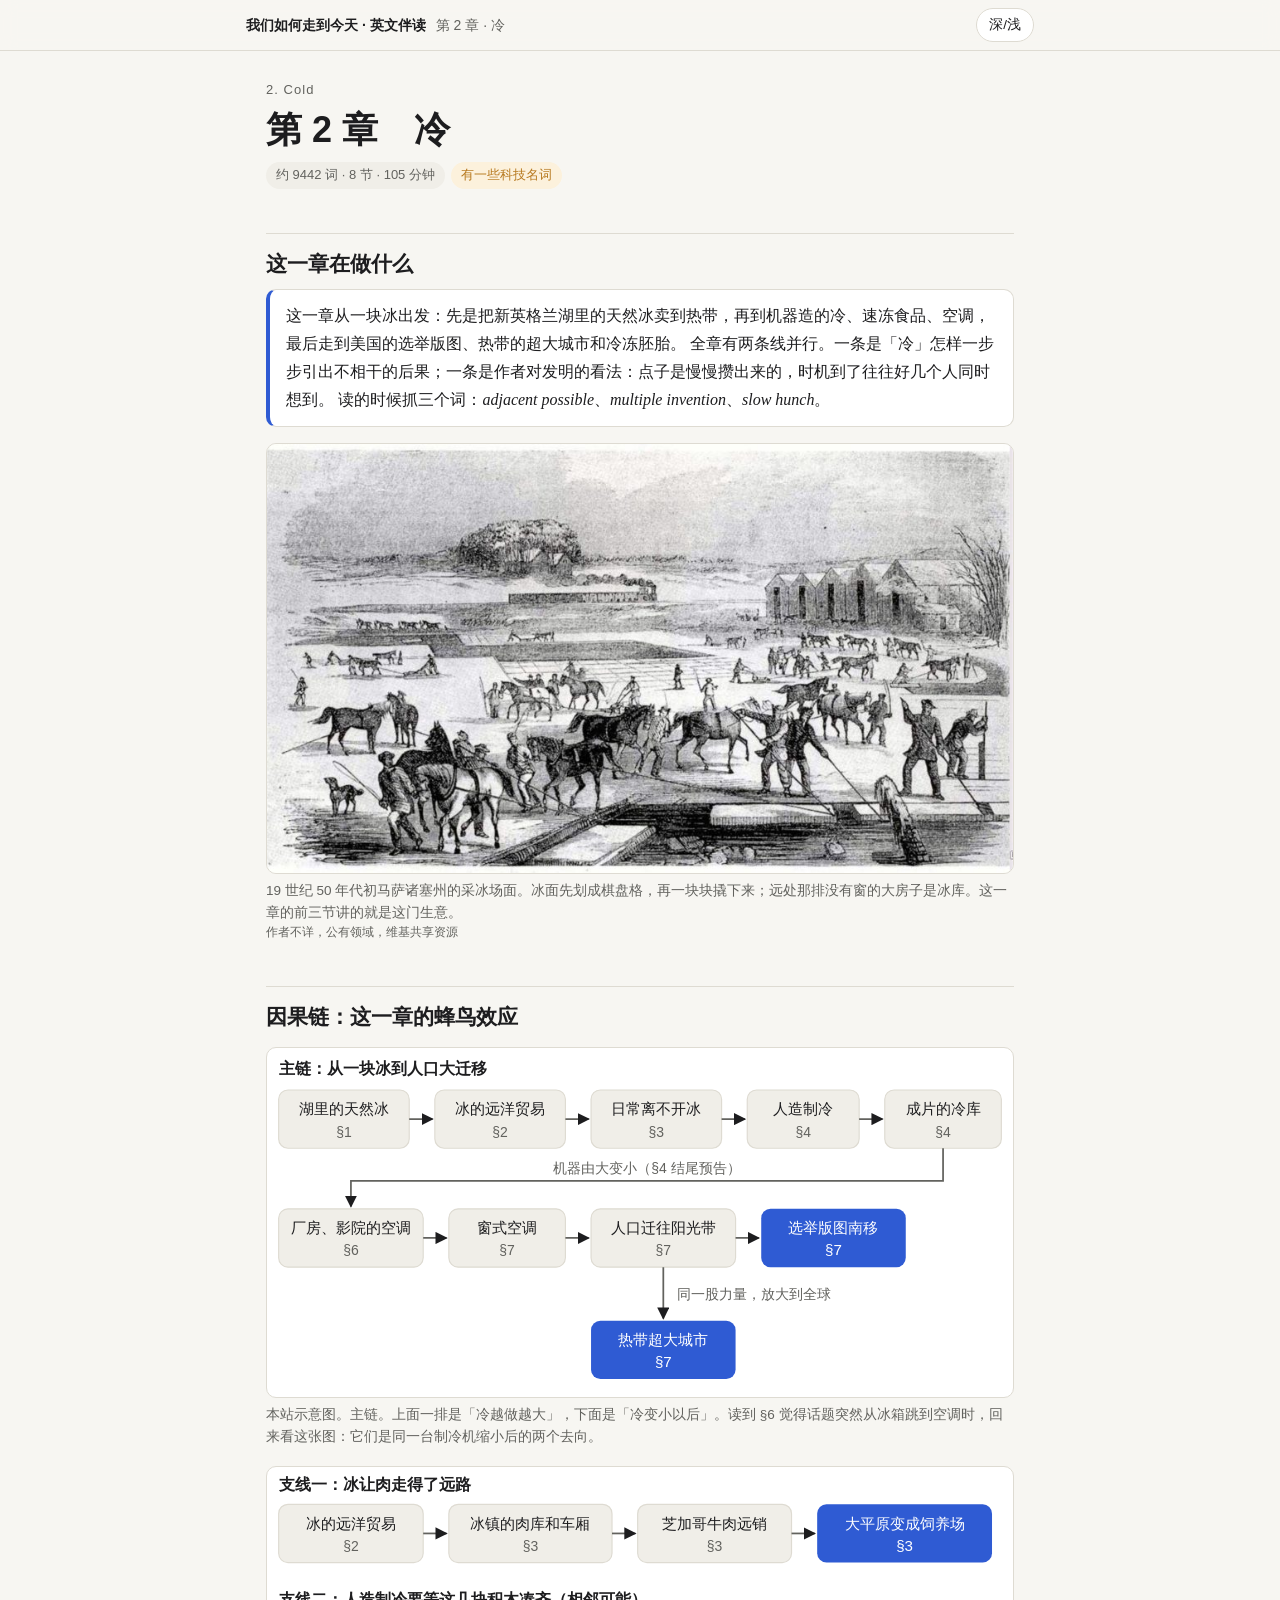
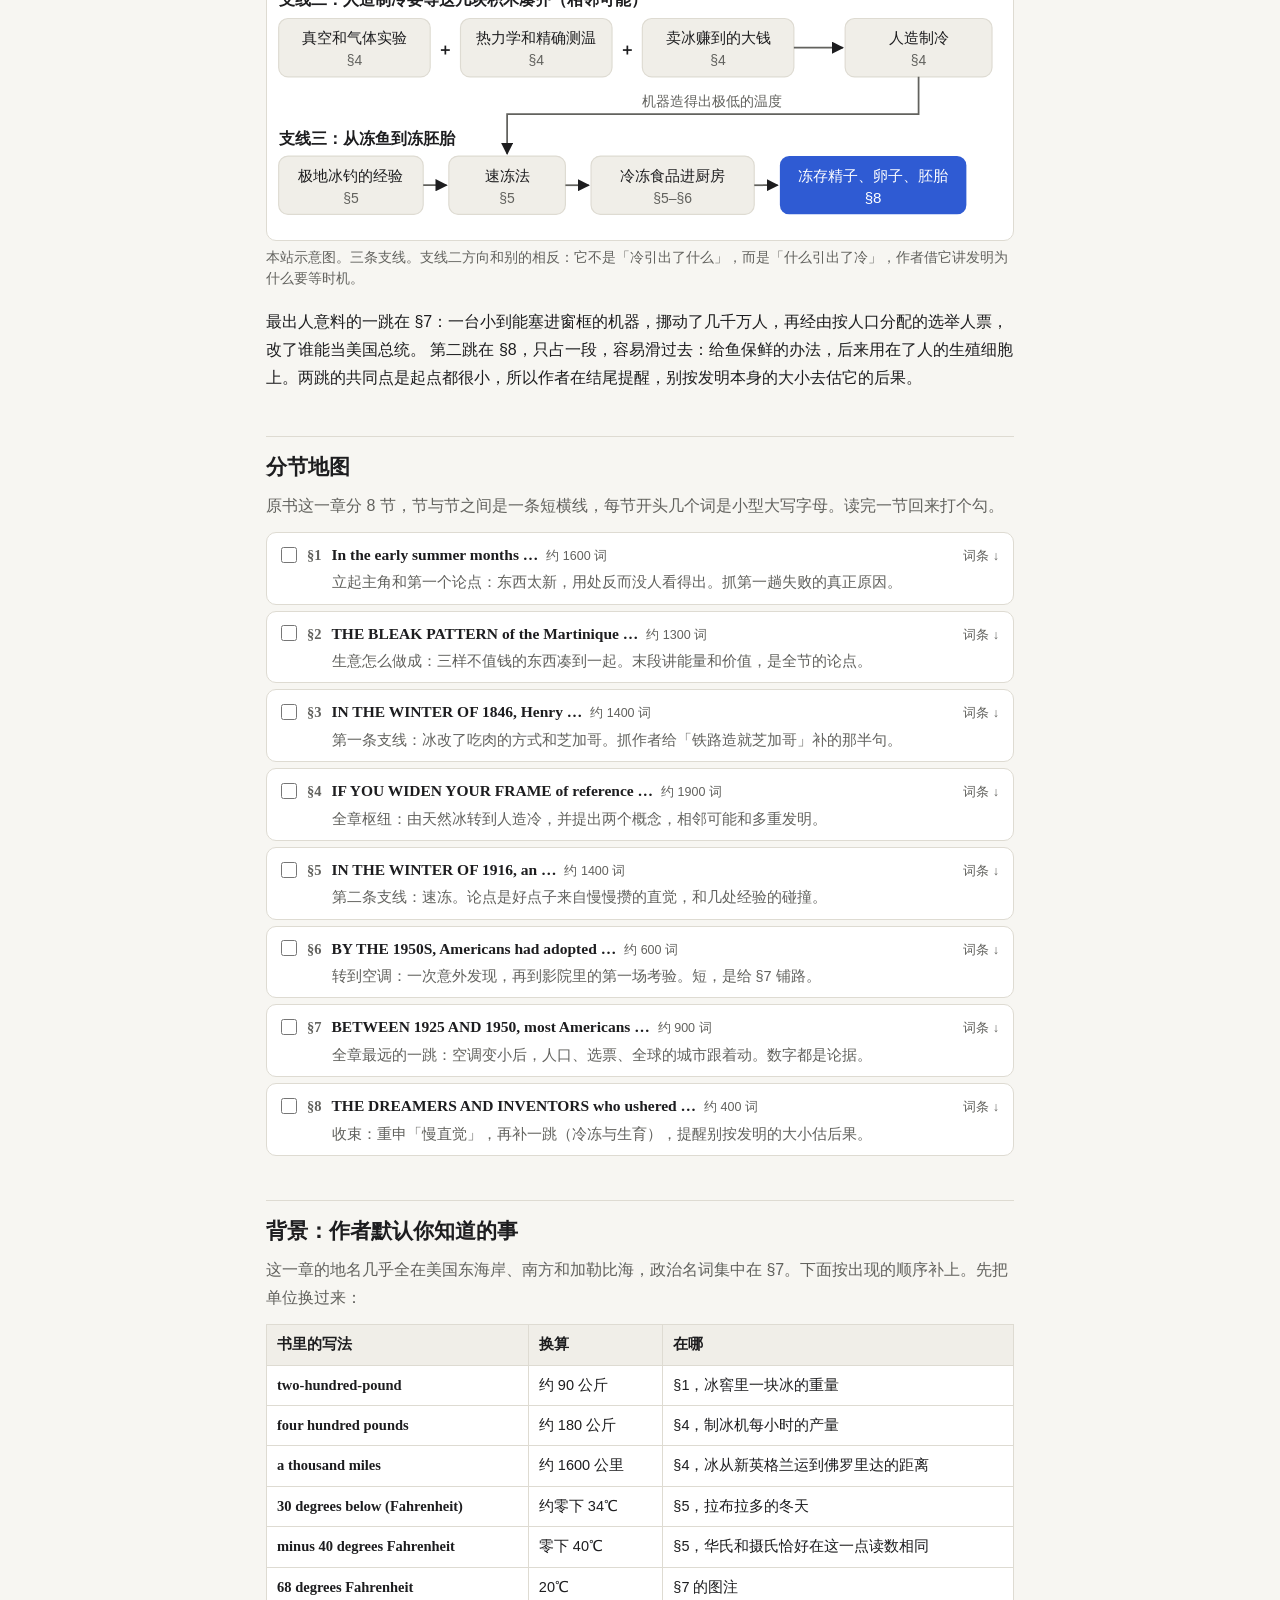
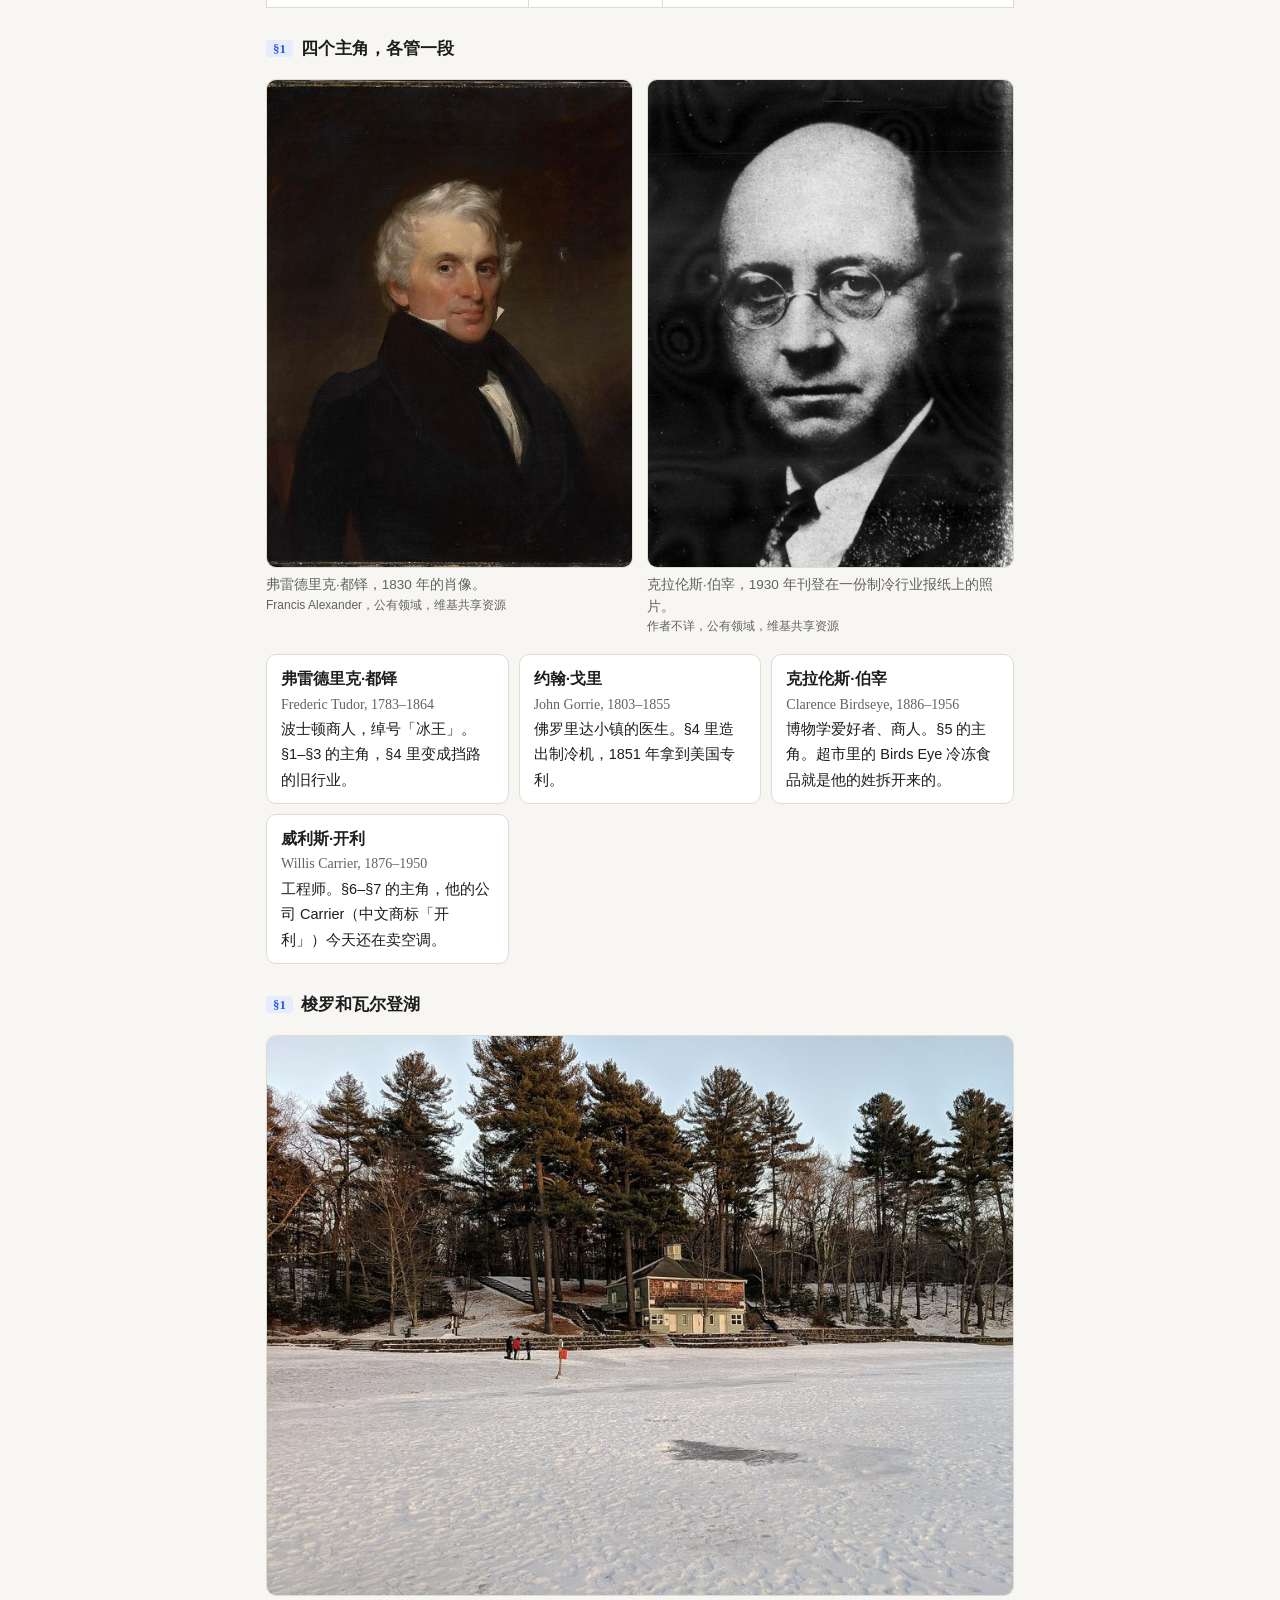
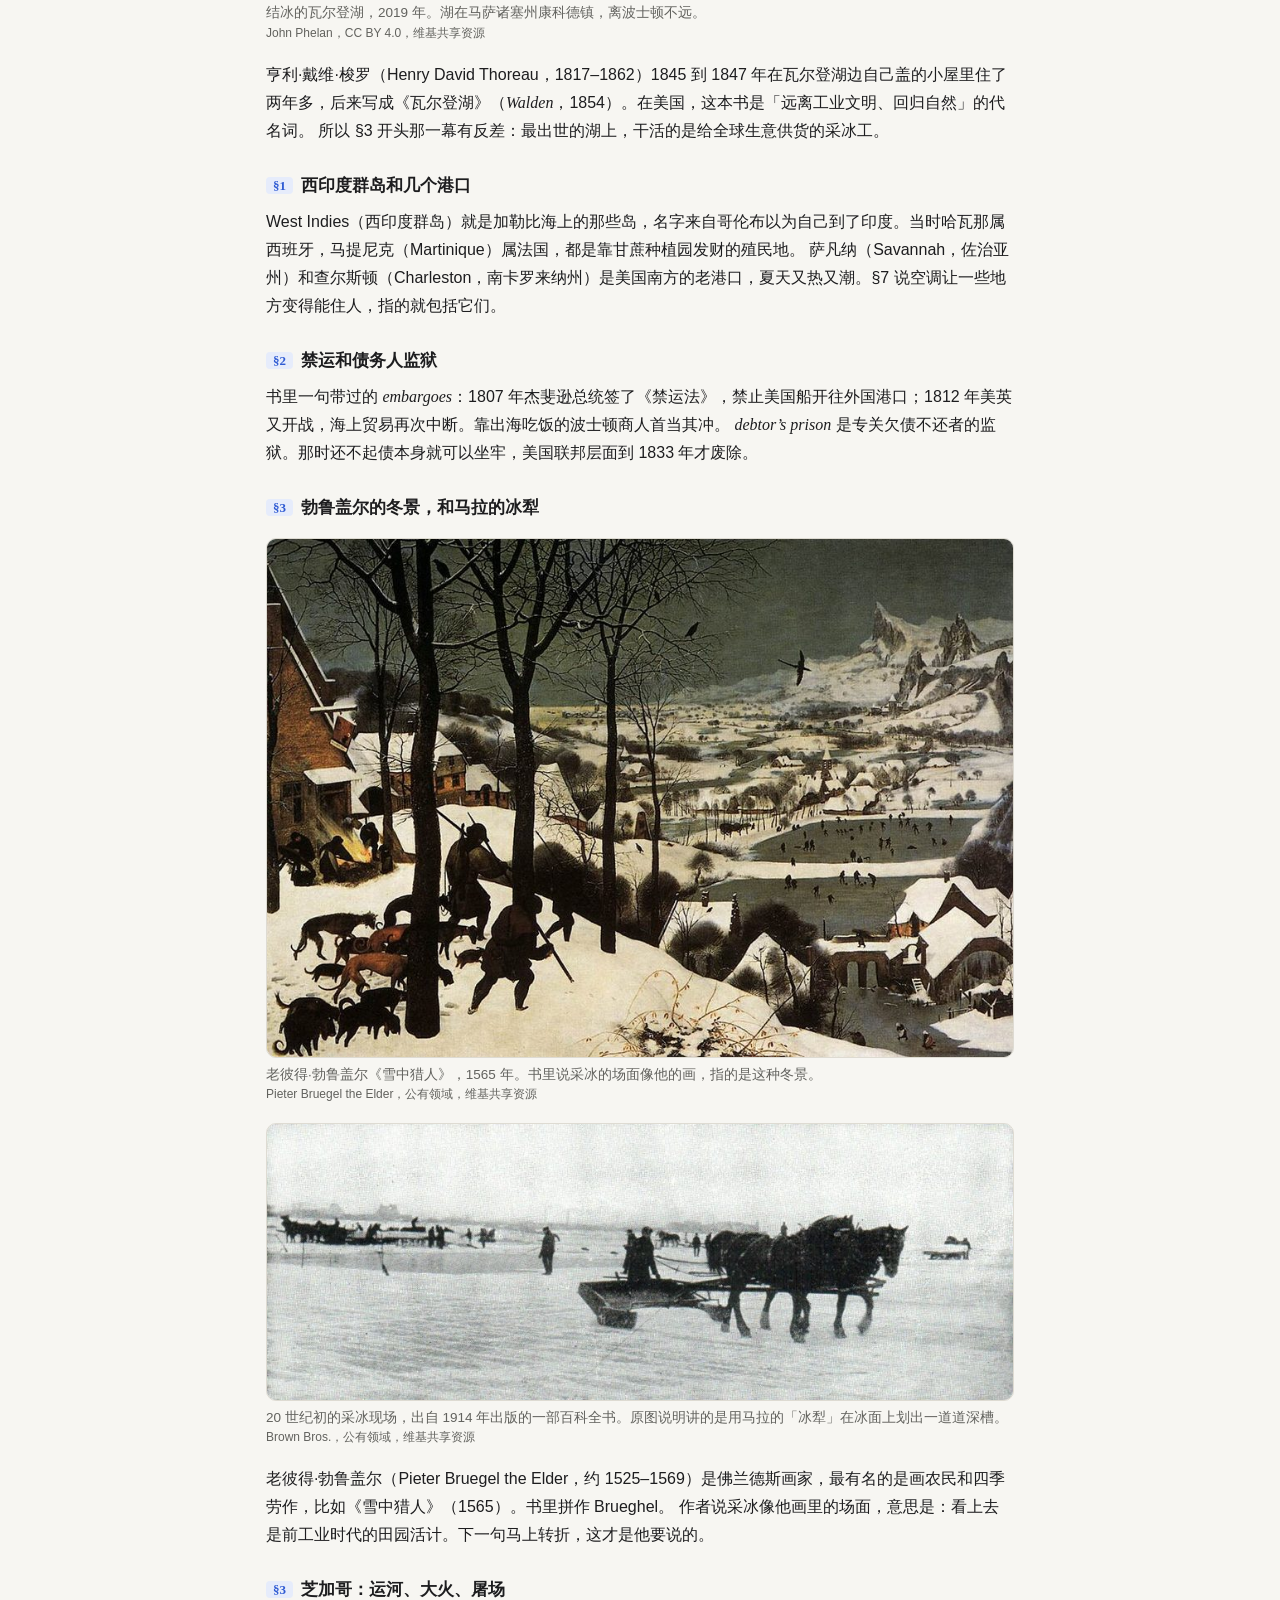
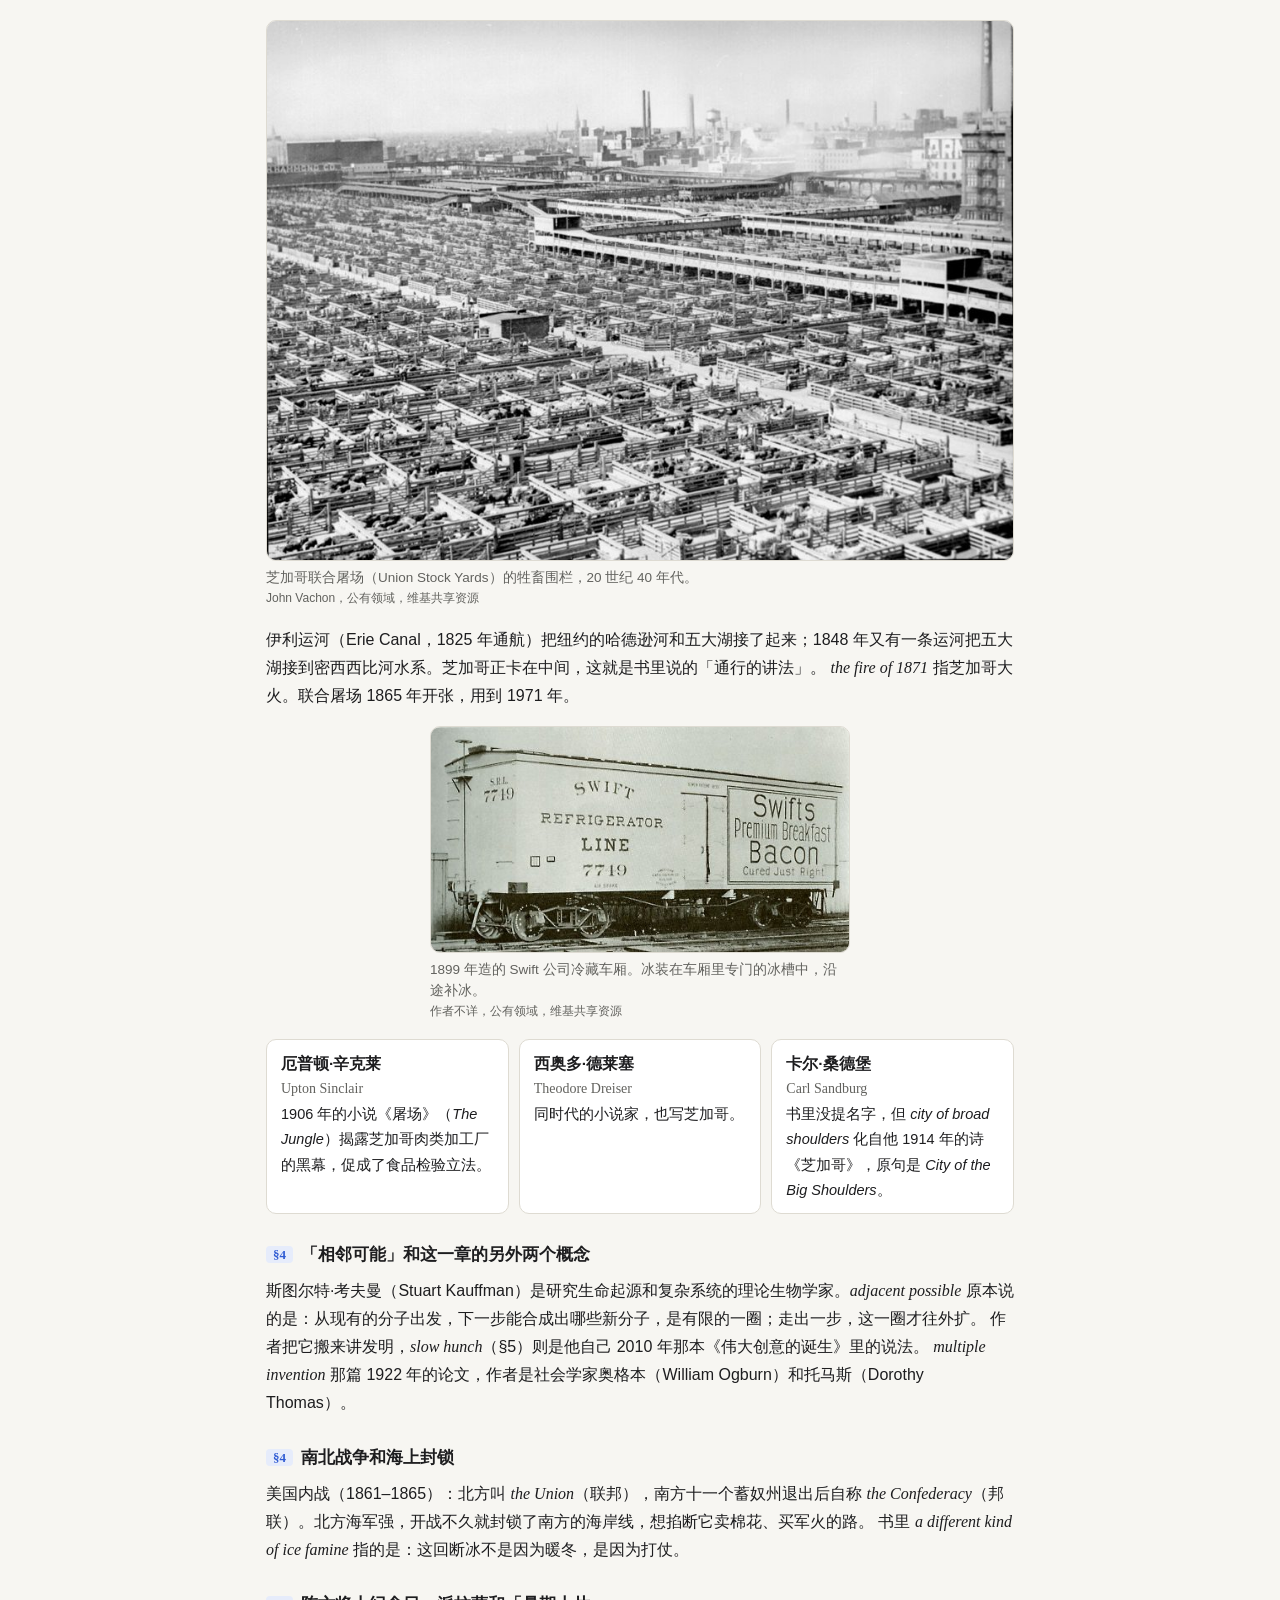
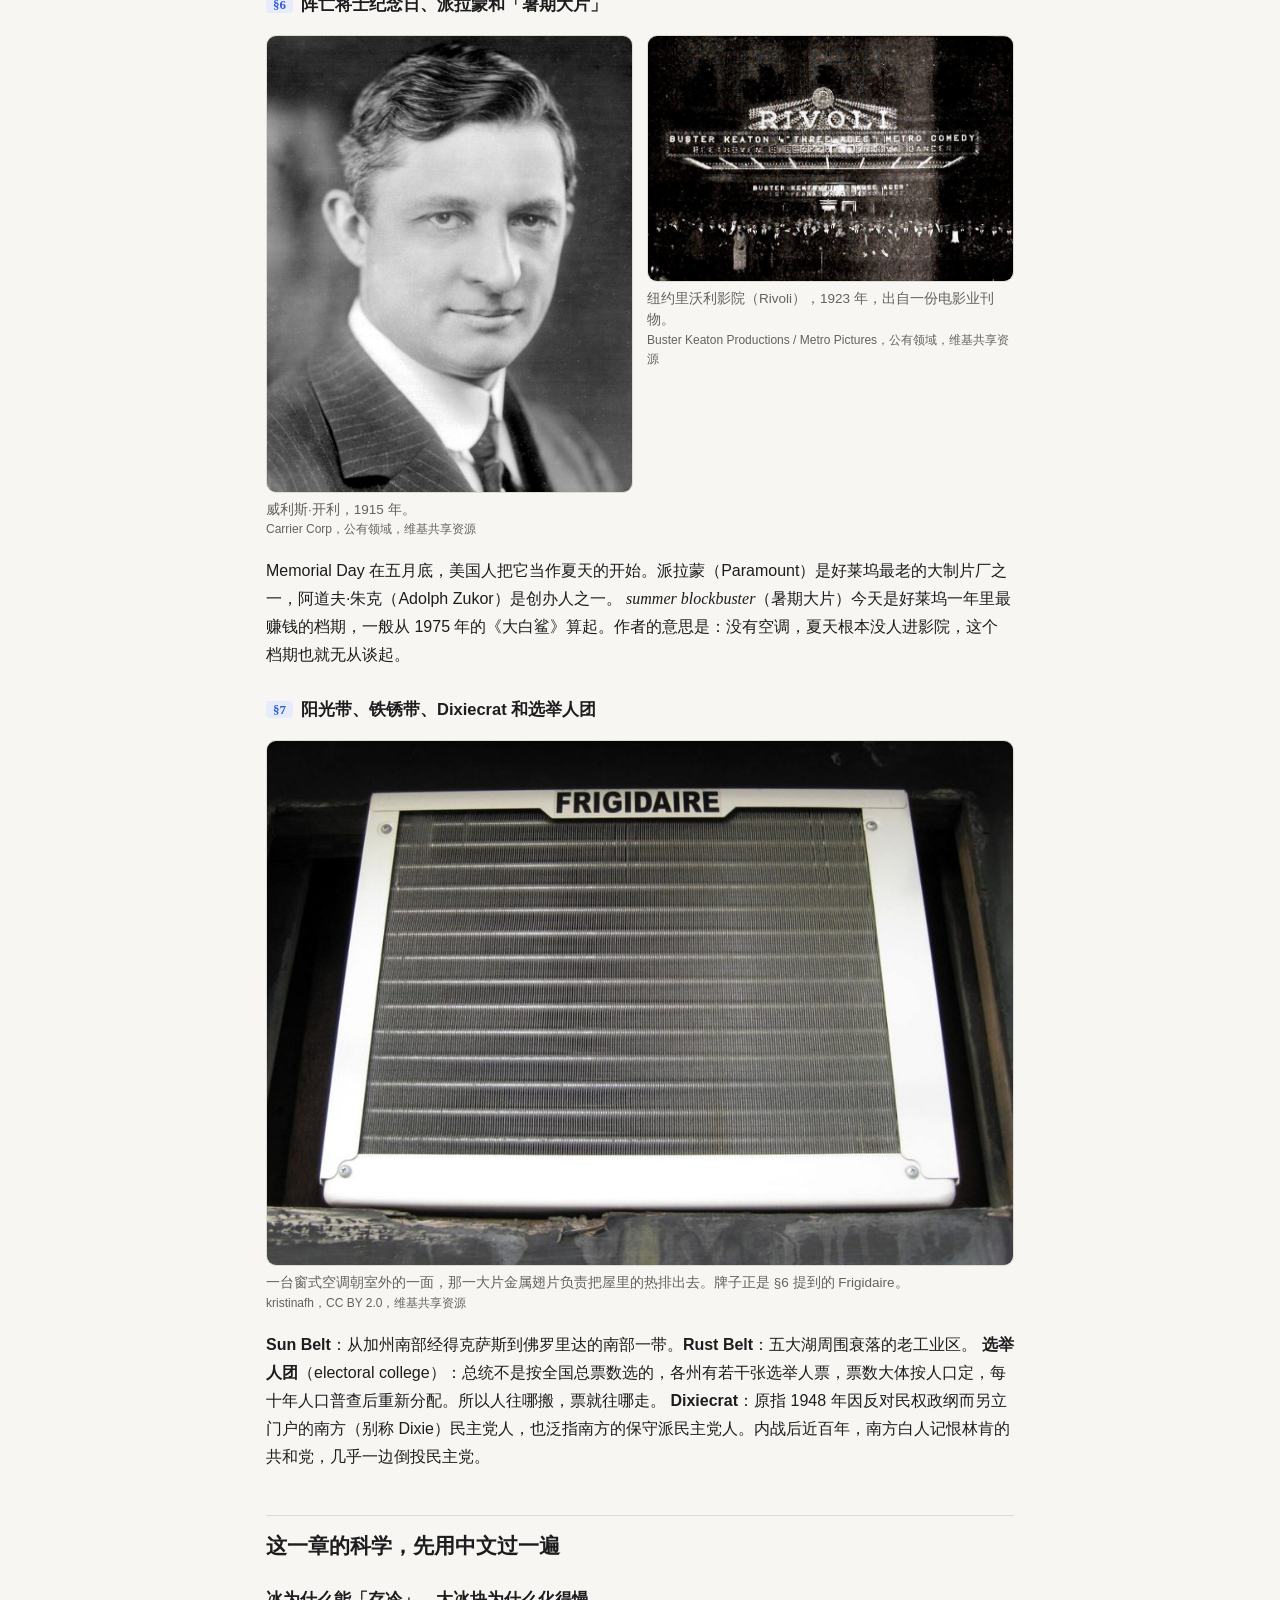
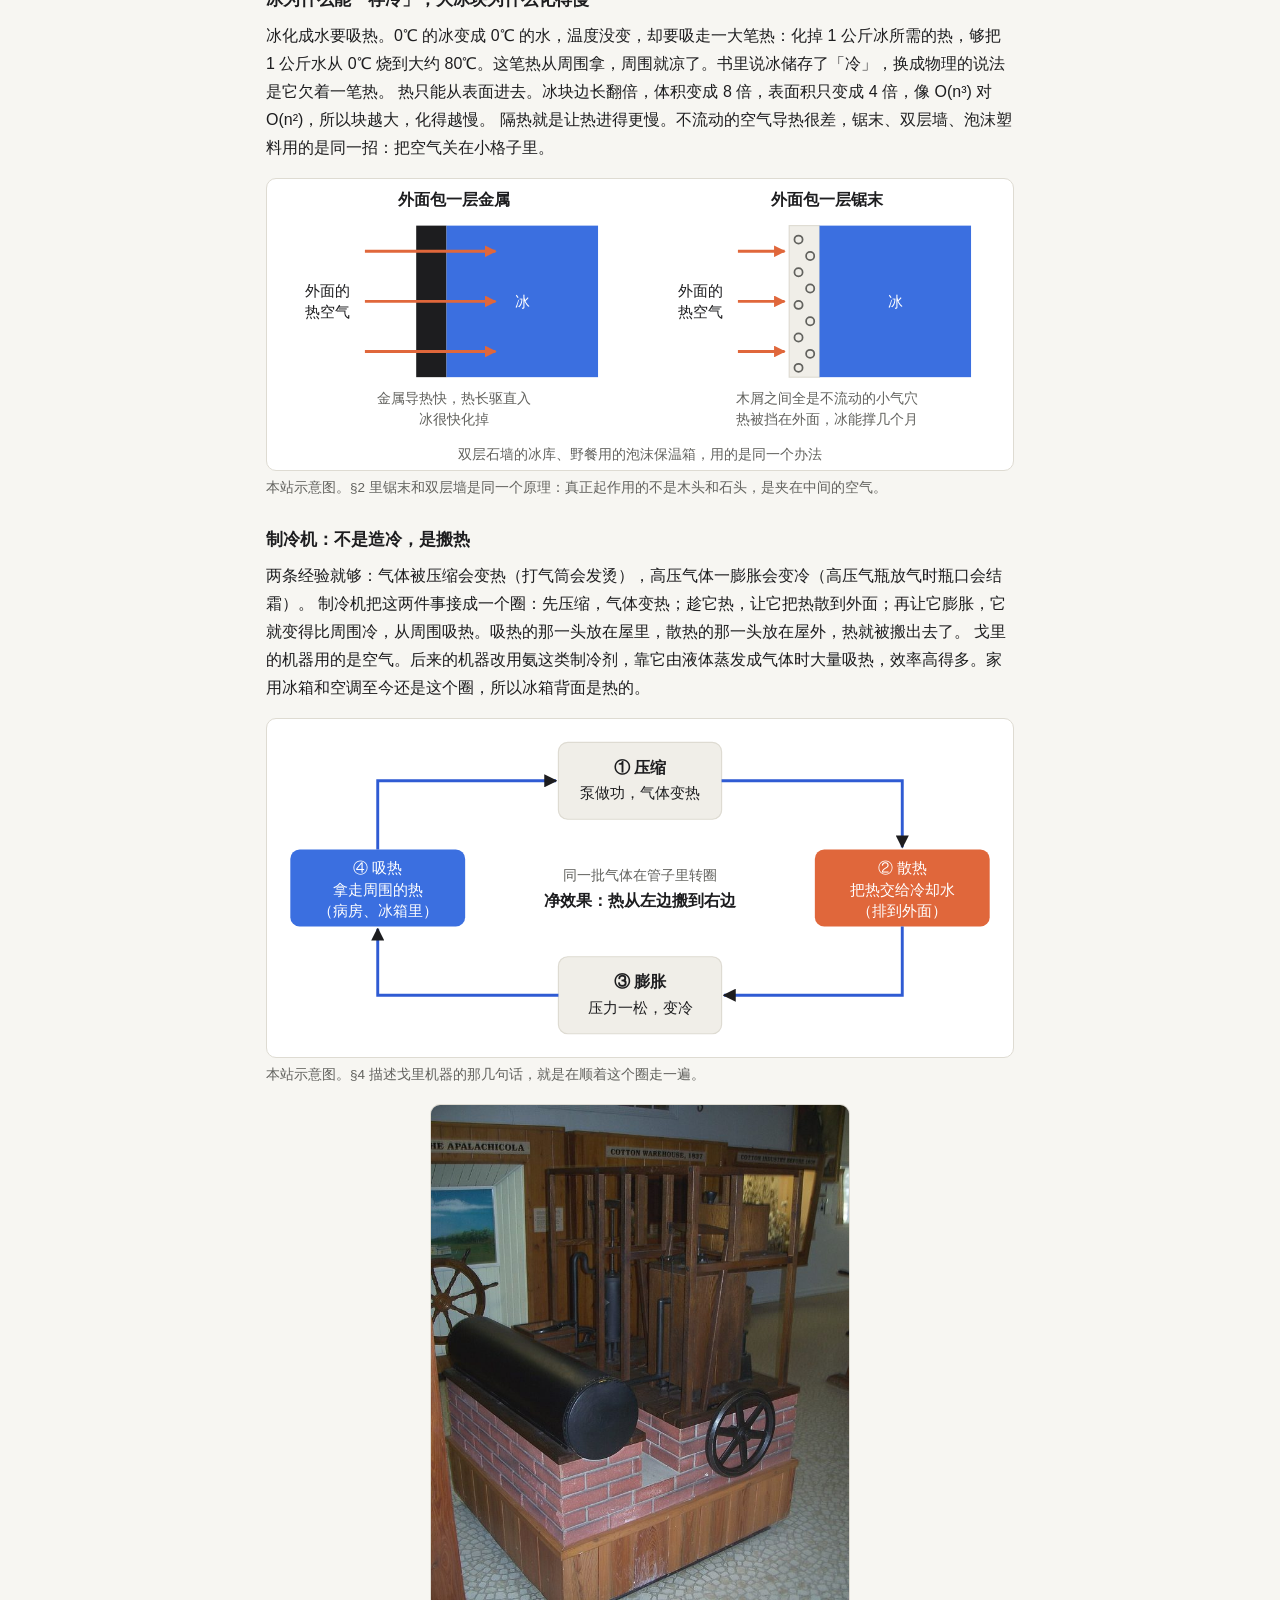
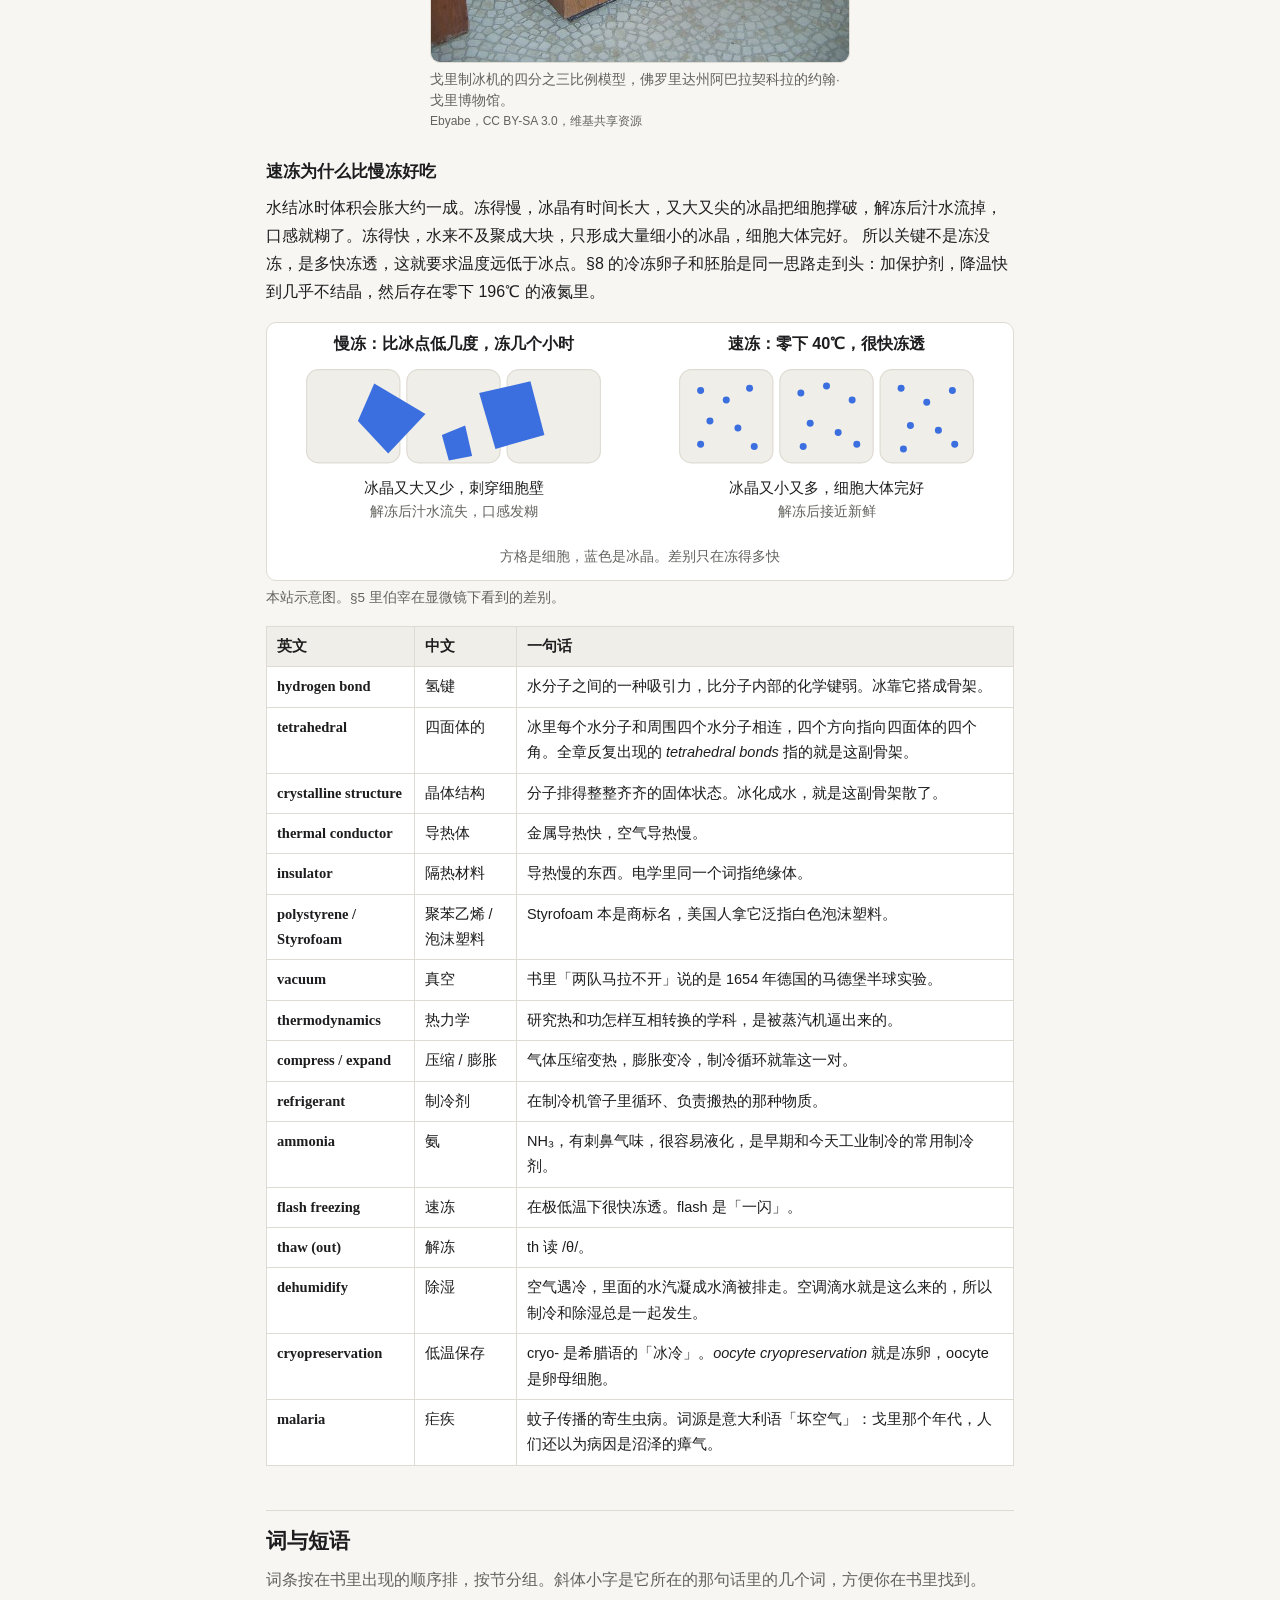
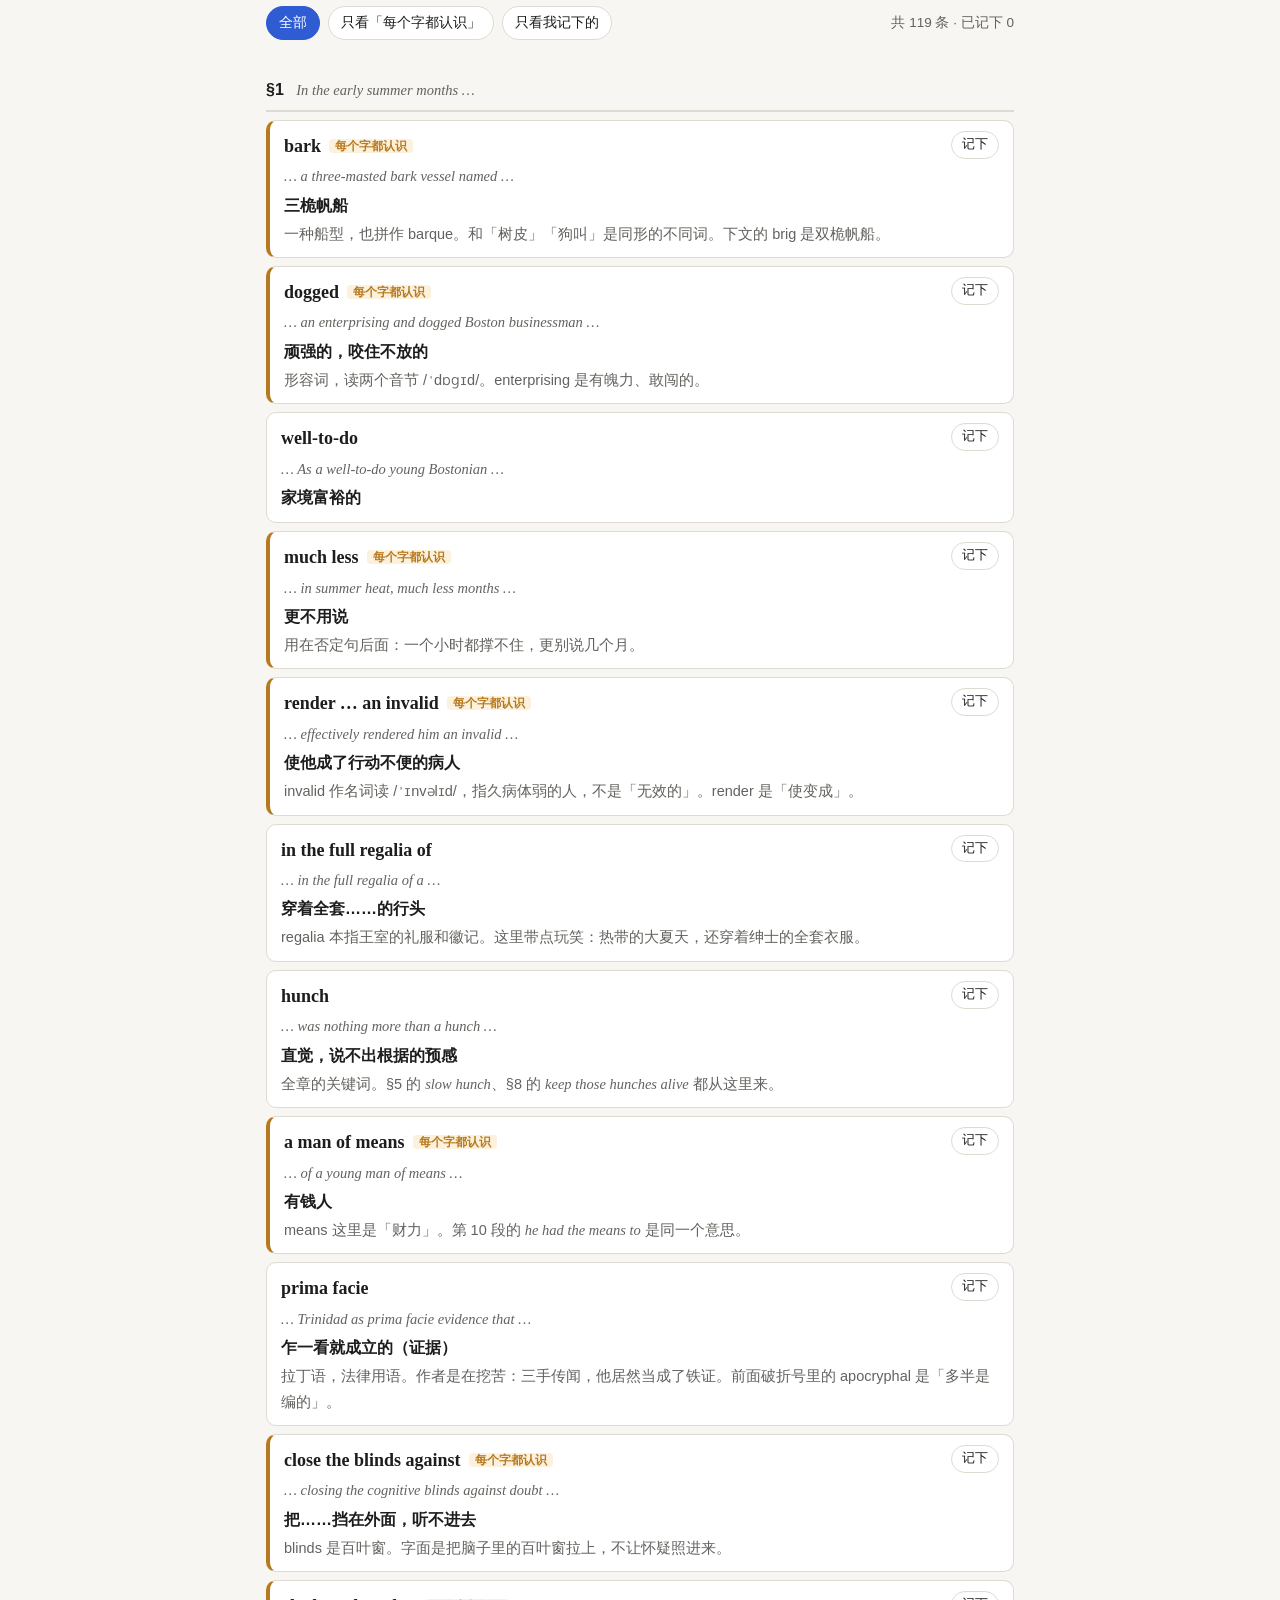
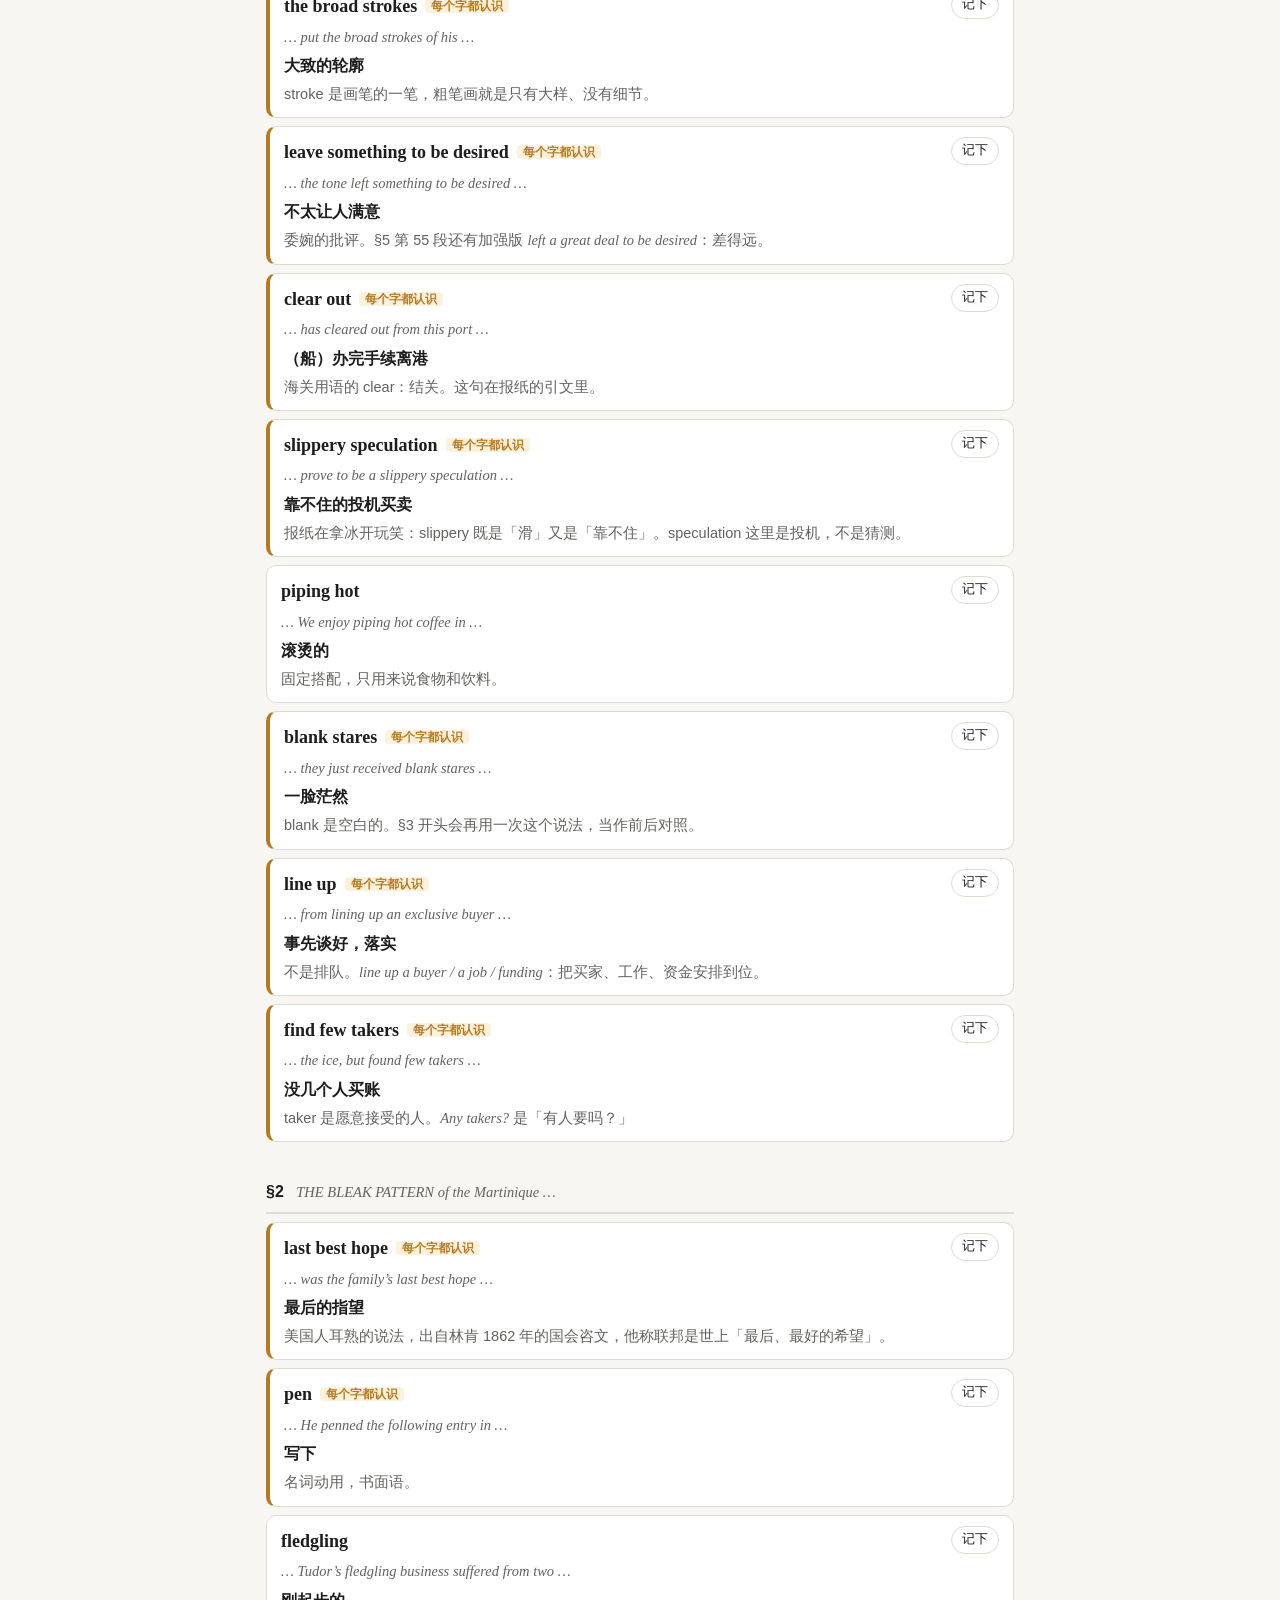
<file: chapters/02.html>
<!doctype html>
<html lang="zh-CN">
<head>
<meta charset="utf-8"><meta name="viewport" content="width=device-width, initial-scale=1">
<title>第 2 章 · 我们如何走到今天 英文伴读</title>
<link rel="stylesheet" href="../assets/style.css">
<script src="../assets/chapters.js"></script>
<script src="../assets/hw.js"></script>
</head>
<body data-chapter="2">
<main>

<h2>这一章在做什么</h2>
<div class="gist"><p>这一章从一块冰出发：先是把新英格兰湖里的天然冰卖到热带，再到机器造的冷、速冻食品、空调，最后走到美国的选举版图、热带的超大城市和冷冻胚胎。
全章有两条线并行。一条是「冷」怎样一步步引出不相干的后果；一条是作者对发明的看法：点子是慢慢攒出来的，时机到了往往好几个人同时想到。
读的时候抓三个词：<i>adjacent possible</i>、<i>multiple invention</i>、<i>slow hunch</i>。</p></div>

<figure class="fig"><img src="../assets/img/02-ice-harvest.jpg" alt="黑白版画：结冰的湖面上，许多工人和马在把冰划成方格、撬开、拖走，远处有一排仓库和一列火车" loading="lazy">
<figcaption>19 世纪 50 年代初马萨诸塞州的采冰场面。冰面先划成棋盘格，再一块块撬下来；远处那排没有窗的大房子是冰库。这一章的前三节讲的就是这门生意。
<span class="src">作者不详，公有领域，维基共享资源</span></figcaption></figure>

<h2>因果链：这一章的蜂鸟效应</h2>

<figure class="fig"><svg class="diagram" viewBox="0 0 640 300" role="img" aria-label="主链：湖里的天然冰，冰的远洋贸易，日常离不开冰，人造制冷，成片的冷库；机器变小以后是厂房和影院的空调、窗式空调、人口迁往阳光带、选举版图南移，以及热带超大城市">
<defs><marker id="c1" viewBox="0 0 10 10" refX="9" refY="5" markerWidth="7" markerHeight="7" orient="auto"><path d="M0 0L10 5L0 10z" class="f-fg"/></marker></defs>
<text x="10" y="22" class="t-b">主链：从一块冰到人口大迁移</text>
<rect x="10" y="36" width="112" height="50" rx="8" class="box"/><text x="66" y="57" text-anchor="middle">湖里的天然冰</text><text x="66" y="76" text-anchor="middle" class="t-m">§1</text>
<rect x="144" y="36" width="112" height="50" rx="8" class="box"/><text x="200" y="57" text-anchor="middle">冰的远洋贸易</text><text x="200" y="76" text-anchor="middle" class="t-m">§2</text>
<rect x="278" y="36" width="112" height="50" rx="8" class="box"/><text x="334" y="57" text-anchor="middle">日常离不开冰</text><text x="334" y="76" text-anchor="middle" class="t-m">§3</text>
<rect x="412" y="36" width="96" height="50" rx="8" class="box"/><text x="460" y="57" text-anchor="middle">人造制冷</text><text x="460" y="76" text-anchor="middle" class="t-m">§4</text>
<rect x="530" y="36" width="100" height="50" rx="8" class="box"/><text x="580" y="57" text-anchor="middle">成片的冷库</text><text x="580" y="76" text-anchor="middle" class="t-m">§4</text>
<path d="M122 61H142" class="ln" marker-end="url(#c1)"/><path d="M256 61H276" class="ln" marker-end="url(#c1)"/><path d="M390 61H410" class="ln" marker-end="url(#c1)"/><path d="M508 61H528" class="ln" marker-end="url(#c1)"/>
<path d="M580 86V114H72V136" class="ln" fill="none" marker-end="url(#c1)"/>
<text x="326" y="107" text-anchor="middle" class="t-m">机器由大变小（§4 结尾预告）</text>
<rect x="10" y="138" width="124" height="50" rx="8" class="box"/><text x="72" y="159" text-anchor="middle">厂房、影院的空调</text><text x="72" y="178" text-anchor="middle" class="t-m">§6</text>
<rect x="156" y="138" width="100" height="50" rx="8" class="box"/><text x="206" y="159" text-anchor="middle">窗式空调</text><text x="206" y="178" text-anchor="middle" class="t-m">§7</text>
<rect x="278" y="138" width="124" height="50" rx="8" class="box"/><text x="340" y="159" text-anchor="middle">人口迁往阳光带</text><text x="340" y="178" text-anchor="middle" class="t-m">§7</text>
<rect x="424" y="138" width="124" height="50" rx="8" class="f-a"/><text x="486" y="159" text-anchor="middle" class="t-on">选举版图南移</text><text x="486" y="178" text-anchor="middle" class="t-on">§7</text>
<path d="M134 163H154" class="ln" marker-end="url(#c1)"/><path d="M256 163H276" class="ln" marker-end="url(#c1)"/><path d="M402 163H422" class="ln" marker-end="url(#c1)"/>
<path d="M340 188V232" class="ln" marker-end="url(#c1)"/>
<text x="352" y="215" class="t-m">同一股力量，放大到全球</text>
<rect x="278" y="234" width="124" height="50" rx="8" class="f-a"/><text x="340" y="255" text-anchor="middle" class="t-on">热带超大城市</text><text x="340" y="274" text-anchor="middle" class="t-on">§7</text>
</svg>
<figcaption>本站示意图。主链。上面一排是「冷越做越大」，下面是「冷变小以后」。读到 §6 觉得话题突然从冰箱跳到空调时，回来看这张图：它们是同一台制冷机缩小后的两个去向。</figcaption></figure>

<figure class="fig"><svg class="diagram" viewBox="0 0 640 320" role="img" aria-label="三条支线：冰贸易引出冷藏车厢、芝加哥牛肉远销和大平原变成饲养场；真空和气体实验、热力学和测温、卖冰赚到的钱合起来才有人造制冷；人造制冷加上极地冰钓的经验引出速冻法、冷冻食品和冻存精子卵子胚胎">
<defs><marker id="c2" viewBox="0 0 10 10" refX="9" refY="5" markerWidth="7" markerHeight="7" orient="auto"><path d="M0 0L10 5L0 10z" class="f-fg"/></marker></defs>
<text x="10" y="20" class="t-b">支线一：冰让肉走得了远路</text>
<rect x="10" y="32" width="124" height="50" rx="8" class="box"/><text x="72" y="53" text-anchor="middle">冰的远洋贸易</text><text x="72" y="72" text-anchor="middle" class="t-m">§2</text>
<rect x="156" y="32" width="140" height="50" rx="8" class="box"/><text x="226" y="53" text-anchor="middle">冰镇的肉库和车厢</text><text x="226" y="72" text-anchor="middle" class="t-m">§3</text>
<rect x="318" y="32" width="132" height="50" rx="8" class="box"/><text x="384" y="53" text-anchor="middle">芝加哥牛肉远销</text><text x="384" y="72" text-anchor="middle" class="t-m">§3</text>
<rect x="472" y="32" width="150" height="50" rx="8" class="f-a"/><text x="547" y="53" text-anchor="middle" class="t-on">大平原变成饲养场</text><text x="547" y="72" text-anchor="middle" class="t-on">§3</text>
<path d="M134 57H154" class="ln" marker-end="url(#c2)"/><path d="M296 57H316" class="ln" marker-end="url(#c2)"/><path d="M450 57H470" class="ln" marker-end="url(#c2)"/>

<text x="10" y="118" class="t-b">支线二：人造制冷要等这几块积木凑齐（相邻可能）</text>
<rect x="10" y="130" width="130" height="50" rx="8" class="box"/><text x="75" y="151" text-anchor="middle">真空和气体实验</text><text x="75" y="170" text-anchor="middle" class="t-m">§4</text>
<text x="153" y="161" text-anchor="middle" class="t-b">＋</text>
<rect x="166" y="130" width="130" height="50" rx="8" class="box"/><text x="231" y="151" text-anchor="middle">热力学和精确测温</text><text x="231" y="170" text-anchor="middle" class="t-m">§4</text>
<text x="309" y="161" text-anchor="middle" class="t-b">＋</text>
<rect x="322" y="130" width="130" height="50" rx="8" class="box"/><text x="387" y="151" text-anchor="middle">卖冰赚到的大钱</text><text x="387" y="170" text-anchor="middle" class="t-m">§4</text>
<path d="M452 155H494" class="ln" marker-end="url(#c2)"/>
<rect x="496" y="130" width="126" height="50" rx="8" class="box"/><text x="559" y="151" text-anchor="middle">人造制冷</text><text x="559" y="170" text-anchor="middle" class="t-m">§4</text>

<path d="M559 180V212H206V246" class="ln" fill="none" marker-end="url(#c2)"/>
<text x="382" y="205" text-anchor="middle" class="t-m">机器造得出极低的温度</text>
<text x="10" y="238" class="t-b">支线三：从冻鱼到冻胚胎</text>
<rect x="10" y="248" width="124" height="50" rx="8" class="box"/><text x="72" y="269" text-anchor="middle">极地冰钓的经验</text><text x="72" y="288" text-anchor="middle" class="t-m">§5</text>
<rect x="156" y="248" width="100" height="50" rx="8" class="box"/><text x="206" y="269" text-anchor="middle">速冻法</text><text x="206" y="288" text-anchor="middle" class="t-m">§5</text>
<rect x="278" y="248" width="140" height="50" rx="8" class="box"/><text x="348" y="269" text-anchor="middle">冷冻食品进厨房</text><text x="348" y="288" text-anchor="middle" class="t-m">§5–§6</text>
<rect x="440" y="248" width="160" height="50" rx="8" class="f-a"/><text x="520" y="269" text-anchor="middle" class="t-on">冻存精子、卵子、胚胎</text><text x="520" y="288" text-anchor="middle" class="t-on">§8</text>
<path d="M134 273H154" class="ln" marker-end="url(#c2)"/><path d="M256 273H276" class="ln" marker-end="url(#c2)"/><path d="M418 273H438" class="ln" marker-end="url(#c2)"/>
</svg>
<figcaption>本站示意图。三条支线。支线二方向和别的相反：它不是「冷引出了什么」，而是「什么引出了冷」，作者借它讲发明为什么要等时机。</figcaption></figure>

<p>最出人意料的一跳在 §7：一台小到能塞进窗框的机器，挪动了几千万人，再经由按人口分配的选举人票，改了谁能当美国总统。
第二跳在 §8，只占一段，容易滑过去：给鱼保鲜的办法，后来用在了人的生殖细胞上。两跳的共同点是起点都很小，所以作者在结尾提醒，别按发明本身的大小去估它的后果。</p>

<h2>分节地图</h2>
<p class="lede">原书这一章分 8 节，节与节之间是一条短横线，每节开头几个词是小型大写字母。读完一节回来打个勾。</p>
<ol class="secmap">
  <li data-sec="1"><b>In the early summer months …<span class="w">约 1600 词</span></b><span class="what">立起主角和第一个论点：东西太新，用处反而没人看得出。抓第一趟失败的真正原因。</span></li>
  <li data-sec="2"><b>THE BLEAK PATTERN of the Martinique …<span class="w">约 1300 词</span></b><span class="what">生意怎么做成：三样不值钱的东西凑到一起。末段讲能量和价值，是全节的论点。</span></li>
  <li data-sec="3"><b>IN THE WINTER OF 1846, Henry …<span class="w">约 1400 词</span></b><span class="what">第一条支线：冰改了吃肉的方式和芝加哥。抓作者给「铁路造就芝加哥」补的那半句。</span></li>
  <li data-sec="4"><b>IF YOU WIDEN YOUR FRAME of reference …<span class="w">约 1900 词</span></b><span class="what">全章枢纽：由天然冰转到人造冷，并提出两个概念，相邻可能和多重发明。</span></li>
  <li data-sec="5"><b>IN THE WINTER OF 1916, an …<span class="w">约 1400 词</span></b><span class="what">第二条支线：速冻。论点是好点子来自慢慢攒的直觉，和几处经验的碰撞。</span></li>
  <li data-sec="6"><b>BY THE 1950S, Americans had adopted …<span class="w">约 600 词</span></b><span class="what">转到空调：一次意外发现，再到影院里的第一场考验。短，是给 §7 铺路。</span></li>
  <li data-sec="7"><b>BETWEEN 1925 AND 1950, most Americans …<span class="w">约 900 词</span></b><span class="what">全章最远的一跳：空调变小后，人口、选票、全球的城市跟着动。数字都是论据。</span></li>
  <li data-sec="8"><b>THE DREAMERS AND INVENTORS who ushered …<span class="w">约 400 词</span></b><span class="what">收束：重申「慢直觉」，再补一跳（冷冻与生育），提醒别按发明的大小估后果。</span></li>
</ol>

<h2>背景：作者默认你知道的事</h2>
<p class="lede">这一章的地名几乎全在美国东海岸、南方和加勒比海，政治名词集中在 §7。下面按出现的顺序补上。先把单位换过来：</p>
<div class="table-wrap"><table class="terms">
  <tr><th>书里的写法</th><th>换算</th><th>在哪</th></tr>
  <tr><td>two-hundred-pound</td><td>约 90 公斤</td><td>§1，冰窖里一块冰的重量</td></tr>
  <tr><td>four hundred pounds</td><td>约 180 公斤</td><td>§4，制冰机每小时的产量</td></tr>
  <tr><td>a thousand miles</td><td>约 1600 公里</td><td>§4，冰从新英格兰运到佛罗里达的距离</td></tr>
  <tr><td>30 degrees below (Fahrenheit)</td><td>约零下 34℃</td><td>§5，拉布拉多的冬天</td></tr>
  <tr><td>minus 40 degrees Fahrenheit</td><td>零下 40℃</td><td>§5，华氏和摄氏恰好在这一点读数相同</td></tr>
  <tr><td>68 degrees Fahrenheit</td><td>20℃</td><td>§7 的图注</td></tr>
</table></div>

<h3><span class="sec">§1</span>四个主角，各管一段</h3>
<div class="pair crop">
<figure class="fig"><img src="../assets/img/02-tudor.jpg" alt="油画肖像：一位白发男子，穿深色高领外套，侧身看向画外" loading="lazy">
<figcaption>弗雷德里克·都铎，1830 年的肖像。
<span class="src">Francis Alexander，公有领域，维基共享资源</span></figcaption></figure>
<figure class="fig"><img src="../assets/img/02-birdseye.jpg" alt="黑白照片：一位戴圆框眼镜的秃顶男子，穿西装打领带，正面看着镜头" loading="lazy">
<figcaption>克拉伦斯·伯宰，1930 年刊登在一份制冷行业报纸上的照片。
<span class="src">作者不详，公有领域，维基共享资源</span></figcaption></figure>
</div>
<div class="who">
  <div><b>弗雷德里克·都铎</b><span class="en">Frederic Tudor, 1783–1864</span>波士顿商人，绰号「冰王」。§1–§3 的主角，§4 里变成挡路的旧行业。</div>
  <div><b>约翰·戈里</b><span class="en">John Gorrie, 1803–1855</span>佛罗里达小镇的医生。§4 里造出制冷机，1851 年拿到美国专利。</div>
  <div><b>克拉伦斯·伯宰</b><span class="en">Clarence Birdseye, 1886–1956</span>博物学爱好者、商人。§5 的主角。超市里的 Birds Eye 冷冻食品就是他的姓拆开来的。</div>
  <div><b>威利斯·开利</b><span class="en">Willis Carrier, 1876–1950</span>工程师。§6–§7 的主角，他的公司 Carrier（中文商标「开利」）今天还在卖空调。</div>
</div>

<h3><span class="sec">§1</span>梭罗和瓦尔登湖</h3>
<figure class="fig"><img src="../assets/img/02-walden.jpg" alt="冬天的湖面结冰并盖着雪，岸边是松树林和一座小屋，冰上站着几个人" loading="lazy">
<figcaption>结冰的瓦尔登湖，2019 年。湖在马萨诸塞州康科德镇，离波士顿不远。
<span class="src">John Phelan，CC BY 4.0，维基共享资源</span></figcaption></figure>
<p>亨利·戴维·梭罗（Henry David Thoreau，1817–1862）1845 到 1847 年在瓦尔登湖边自己盖的小屋里住了两年多，后来写成《瓦尔登湖》（<i>Walden</i>，1854）。在美国，这本书是「远离工业文明、回归自然」的代名词。
所以 §3 开头那一幕有反差：最出世的湖上，干活的是给全球生意供货的采冰工。</p>

<h3><span class="sec">§1</span>西印度群岛和几个港口</h3>
<p>West Indies（西印度群岛）就是加勒比海上的那些岛，名字来自哥伦布以为自己到了印度。当时哈瓦那属西班牙，马提尼克（Martinique）属法国，都是靠甘蔗种植园发财的殖民地。
萨凡纳（Savannah，佐治亚州）和查尔斯顿（Charleston，南卡罗来纳州）是美国南方的老港口，夏天又热又潮。§7 说空调让一些地方变得能住人，指的就包括它们。</p>

<h3><span class="sec">§2</span>禁运和债务人监狱</h3>
<p>书里一句带过的 <i>embargoes</i>：1807 年杰斐逊总统签了《禁运法》，禁止美国船开往外国港口；1812 年美英又开战，海上贸易再次中断。靠出海吃饭的波士顿商人首当其冲。
<i>debtor’s prison</i> 是专关欠债不还者的监狱。那时还不起债本身就可以坐牢，美国联邦层面到 1833 年才废除。</p>

<h3><span class="sec">§3</span>勃鲁盖尔的冬景，和马拉的冰犁</h3>
<figure class="fig"><img src="../assets/img/02-bruegel.jpg" alt="油画：雪地山坡上，三个猎人带着一群狗往下走，山下是结冰的池塘，上面有许多滑冰的小人，远处是雪山" loading="lazy">
<figcaption>老彼得·勃鲁盖尔《雪中猎人》，1565 年。书里说采冰的场面像他的画，指的是这种冬景。
<span class="src">Pieter Bruegel the Elder，公有领域，维基共享资源</span></figcaption></figure>
<figure class="fig"><img src="../assets/img/02-ice-plow.jpg" alt="黑白照片：结冰的湖面上，两匹马拉着一件贴着冰面的工具，旁边站着几个工人，远处还有几组人马" loading="lazy">
<figcaption>20 世纪初的采冰现场，出自 1914 年出版的一部百科全书。原图说明讲的是用马拉的「冰犁」在冰面上划出一道道深槽。
<span class="src">Brown Bros.，公有领域，维基共享资源</span></figcaption></figure>
<p>老彼得·勃鲁盖尔（Pieter Bruegel the Elder，约 1525–1569）是佛兰德斯画家，最有名的是画农民和四季劳作，比如《雪中猎人》（1565）。书里拼作 Brueghel。
作者说采冰像他画里的场面，意思是：看上去是前工业时代的田园活计。下一句马上转折，这才是他要说的。</p>

<h3><span class="sec">§3</span>芝加哥：运河、大火、屠场</h3>
<figure class="fig"><img src="../assets/img/02-stockyards.jpg" alt="黑白航拍照片：一眼望不到边的木栅栏牲畜围栏，里面挤着牛，远处是厂房和烟囱" loading="lazy">
<figcaption>芝加哥联合屠场（Union Stock Yards）的牲畜围栏，20 世纪 40 年代。
<span class="src">John Vachon，公有领域，维基共享资源</span></figcaption></figure>
<p>伊利运河（Erie Canal，1825 年通航）把纽约的哈德逊河和五大湖接了起来；1848 年又有一条运河把五大湖接到密西西比河水系。芝加哥正卡在中间，这就是书里说的「通行的讲法」。
<i>the fire of 1871</i> 指芝加哥大火。联合屠场 1865 年开张，用到 1971 年。</p>
<figure class="fig narrow"><img src="../assets/img/02-reefer.jpg" alt="黑白照片：一节木制铁路货车车厢，车身上写着 Swift Refrigerator Line，侧面有培根广告" loading="lazy">
<figcaption>1899 年造的 Swift 公司冷藏车厢。冰装在车厢里专门的冰槽中，沿途补冰。
<span class="src">作者不详，公有领域，维基共享资源</span></figcaption></figure>
<div class="who">
  <div><b>厄普顿·辛克莱</b><span class="en">Upton Sinclair</span>1906 年的小说《屠场》（<i>The Jungle</i>）揭露芝加哥肉类加工厂的黑幕，促成了食品检验立法。</div>
  <div><b>西奥多·德莱塞</b><span class="en">Theodore Dreiser</span>同时代的小说家，也写芝加哥。</div>
  <div><b>卡尔·桑德堡</b><span class="en">Carl Sandburg</span>书里没提名字，但 <i>city of broad shoulders</i> 化自他 1914 年的诗《芝加哥》，原句是 <i>City of the Big Shoulders</i>。</div>
</div>

<h3><span class="sec">§4</span>「相邻可能」和这一章的另外两个概念</h3>
<p>斯图尔特·考夫曼（Stuart Kauffman）是研究生命起源和复杂系统的理论生物学家。<i>adjacent possible</i> 原本说的是：从现有的分子出发，下一步能合成出哪些新分子，是有限的一圈；走出一步，这一圈才往外扩。
作者把它搬来讲发明，<i>slow hunch</i>（§5）则是他自己 2010 年那本《伟大创意的诞生》里的说法。
<i>multiple invention</i> 那篇 1922 年的论文，作者是社会学家奥格本（William Ogburn）和托马斯（Dorothy Thomas）。</p>

<h3><span class="sec">§4</span>南北战争和海上封锁</h3>
<p>美国内战（1861–1865）：北方叫 <i>the Union</i>（联邦），南方十一个蓄奴州退出后自称 <i>the Confederacy</i>（邦联）。北方海军强，开战不久就封锁了南方的海岸线，想掐断它卖棉花、买军火的路。
书里 <i>a different kind of ice famine</i> 指的是：这回断冰不是因为暖冬，是因为打仗。</p>

<h3><span class="sec">§6</span>阵亡将士纪念日、派拉蒙和「暑期大片」</h3>
<div class="pair">
<figure class="fig"><img src="../assets/img/02-carrier.jpg" alt="黑白肖像：一个穿细条纹西装、打领带的中年男子，头发向后梳，面带微笑" loading="lazy">
<figcaption>威利斯·开利，1915 年。
<span class="src">Carrier Corp，公有领域，维基共享资源</span></figcaption></figure>
<figure class="fig"><img src="../assets/img/02-rivoli.jpg" alt="黑白照片：夜里的影院门口，亮着灯的大招牌上写着 RIVOLI，下面挤满了观众" loading="lazy">
<figcaption>纽约里沃利影院（Rivoli），1923 年，出自一份电影业刊物。
<span class="src">Buster Keaton Productions / Metro Pictures，公有领域，维基共享资源</span></figcaption></figure>
</div>
<p>Memorial Day 在五月底，美国人把它当作夏天的开始。派拉蒙（Paramount）是好莱坞最老的大制片厂之一，阿道夫·朱克（Adolph Zukor）是创办人之一。
<i>summer blockbuster</i>（暑期大片）今天是好莱坞一年里最赚钱的档期，一般从 1975 年的《大白鲨》算起。作者的意思是：没有空调，夏天根本没人进影院，这个档期也就无从谈起。</p>

<h3><span class="sec">§7</span>阳光带、铁锈带、Dixiecrat 和选举人团</h3>
<figure class="fig"><img src="../assets/img/02-window-ac.jpg" alt="一台白色窗式空调伸出窗外的背面，露出一整面金属散热片，上方有 FRIGIDAIRE 字样" loading="lazy">
<figcaption>一台窗式空调朝室外的一面，那一大片金属翅片负责把屋里的热排出去。牌子正是 §6 提到的 Frigidaire。
<span class="src">kristinafh，CC BY 2.0，维基共享资源</span></figcaption></figure>
<p><b>Sun Belt</b>：从加州南部经得克萨斯到佛罗里达的南部一带。<b>Rust Belt</b>：五大湖周围衰落的老工业区。
<b>选举人团</b>（electoral college）：总统不是按全国总票数选的，各州有若干张选举人票，票数大体按人口定，每十年人口普查后重新分配。所以人往哪搬，票就往哪走。
<b>Dixiecrat</b>：原指 1948 年因反对民权政纲而另立门户的南方（别称 Dixie）民主党人，也泛指南方的保守派民主党人。内战后近百年，南方白人记恨林肯的共和党，几乎一边倒投民主党。</p>

<h2>这一章的科学，先用中文过一遍</h2>

<h3>冰为什么能「存冷」，大冰块为什么化得慢</h3>
<p>冰化成水要吸热。0℃ 的冰变成 0℃ 的水，温度没变，却要吸走一大笔热：化掉 1 公斤冰所需的热，够把 1 公斤水从 0℃ 烧到大约 80℃。这笔热从周围拿，周围就凉了。书里说冰储存了「冷」，换成物理的说法是它欠着一笔热。
热只能从表面进去。冰块边长翻倍，体积变成 8 倍，表面积只变成 4 倍，像 O(n³) 对 O(n²)，所以块越大，化得越慢。
隔热就是让热进得更慢。不流动的空气导热很差，锯末、双层墙、泡沫塑料用的是同一招：把空气关在小格子里。</p>
<figure class="fig"><svg class="diagram" viewBox="0 0 640 250" role="img" aria-label="左右对比：左边冰块外面包金属，热大量传入；右边冰块外面是关着空气的锯末层，热只有少量传入">
<defs><marker id="h1" viewBox="0 0 10 10" refX="9" refY="5" markerWidth="4" markerHeight="4" orient="auto"><path d="M0 0L10 5L0 10z" class="f2"/></marker></defs>
<text x="160" y="22" text-anchor="middle" class="t-b">外面包一层金属</text>
<text x="52" y="100" text-anchor="middle">外面的</text><text x="52" y="118" text-anchor="middle">热空气</text>
<rect x="128" y="40" width="26" height="130" class="f-fg"/>
<rect x="154" y="40" width="130" height="130" class="f1"/><text x="219" y="110" text-anchor="middle" class="t-on">冰</text>
<path d="M84 62H196" class="s2" marker-end="url(#h1)"/><path d="M84 105H196" class="s2" marker-end="url(#h1)"/><path d="M84 148H196" class="s2" marker-end="url(#h1)"/>
<text x="160" y="192" text-anchor="middle" class="t-m">金属导热快，热长驱直入</text>
<text x="160" y="210" text-anchor="middle" class="t-m">冰很快化掉</text>

<text x="480" y="22" text-anchor="middle" class="t-b">外面包一层锯末</text>
<text x="372" y="100" text-anchor="middle">外面的</text><text x="372" y="118" text-anchor="middle">热空气</text>
<rect x="448" y="40" width="26" height="130" class="box"/>
<circle cx="456" cy="52" r="3.5" class="ln"/><circle cx="466" cy="66" r="3.5" class="ln"/><circle cx="456" cy="80" r="3.5" class="ln"/><circle cx="466" cy="94" r="3.5" class="ln"/><circle cx="456" cy="108" r="3.5" class="ln"/><circle cx="466" cy="122" r="3.5" class="ln"/><circle cx="456" cy="136" r="3.5" class="ln"/><circle cx="466" cy="150" r="3.5" class="ln"/><circle cx="456" cy="162" r="3.5" class="ln"/>
<rect x="474" y="40" width="130" height="130" class="f1"/><text x="539" y="110" text-anchor="middle" class="t-on">冰</text>
<path d="M404 62H444" class="s2" marker-end="url(#h1)"/><path d="M404 105H444" class="s2" marker-end="url(#h1)"/><path d="M404 148H444" class="s2" marker-end="url(#h1)"/>
<text x="480" y="192" text-anchor="middle" class="t-m">木屑之间全是不流动的小气穴</text>
<text x="480" y="210" text-anchor="middle" class="t-m">热被挡在外面，冰能撑几个月</text>
<text x="320" y="240" text-anchor="middle" class="t-m">双层石墙的冰库、野餐用的泡沫保温箱，用的是同一个办法</text>
</svg>
<figcaption>本站示意图。§2 里锯末和双层墙是同一个原理：真正起作用的不是木头和石头，是夹在中间的空气。</figcaption></figure>

<h3>制冷机：不是造冷，是搬热</h3>
<p>两条经验就够：气体被压缩会变热（打气筒会发烫），高压气体一膨胀会变冷（高压气瓶放气时瓶口会结霜）。
制冷机把这两件事接成一个圈：先压缩，气体变热；趁它热，让它把热散到外面；再让它膨胀，它就变得比周围冷，从周围吸热。吸热的那一头放在屋里，散热的那一头放在屋外，热就被搬出去了。
戈里的机器用的是空气。后来的机器改用氨这类制冷剂，靠它由液体蒸发成气体时大量吸热，效率高得多。家用冰箱和空调至今还是这个圈，所以冰箱背面是热的。</p>
<figure class="fig"><svg class="diagram" viewBox="0 0 640 290" role="img" aria-label="制冷循环的四步连成一个圈：压缩使气体变热，散热把热交给外面，膨胀使气体变冷，吸热从要降温的地方拿走热，然后回到压缩">
<defs><marker id="r1" viewBox="0 0 10 10" refX="9" refY="5" markerWidth="4.5" markerHeight="4.5" orient="auto"><path d="M0 0L10 5L0 10z" class="f-fg"/></marker></defs>
<rect x="250" y="20" width="140" height="66" rx="8" class="box"/><text x="320" y="46" text-anchor="middle" class="t-b">① 压缩</text><text x="320" y="68" text-anchor="middle">泵做功，气体变热</text>
<rect x="470" y="112" width="150" height="66" rx="8" class="f2"/><text x="545" y="132" text-anchor="middle" class="t-on">② 散热</text><text x="545" y="151" text-anchor="middle" class="t-on">把热交给冷却水</text><text x="545" y="169" text-anchor="middle" class="t-on">（排到外面）</text>
<rect x="250" y="204" width="140" height="66" rx="8" class="box"/><text x="320" y="230" text-anchor="middle" class="t-b">③ 膨胀</text><text x="320" y="252" text-anchor="middle">压力一松，变冷</text>
<rect x="20" y="112" width="150" height="66" rx="8" class="f1"/><text x="95" y="132" text-anchor="middle" class="t-on">④ 吸热</text><text x="95" y="151" text-anchor="middle" class="t-on">拿走周围的热</text><text x="95" y="169" text-anchor="middle" class="t-on">（病房、冰箱里）</text>
<path d="M390 53H545V110" class="ln-a" fill="none" marker-end="url(#r1)"/>
<path d="M545 178V237H392" class="ln-a" fill="none" marker-end="url(#r1)"/>
<path d="M250 237H95V180" class="ln-a" fill="none" marker-end="url(#r1)"/>
<path d="M95 112V53H248" class="ln-a" fill="none" marker-end="url(#r1)"/>
<text x="320" y="138" text-anchor="middle" class="t-m">同一批气体在管子里转圈</text>
<text x="320" y="160" text-anchor="middle" class="t-b">净效果：热从左边搬到右边</text>
</svg>
<figcaption>本站示意图。§4 描述戈里机器的那几句话，就是在顺着这个圈走一遍。</figcaption></figure>
<figure class="fig narrow"><img src="../assets/img/02-gorrie-machine.jpg" alt="博物馆里的一台机器模型：砖砌底座上有一个黑色横卧圆筒、木架、管道和一个带辐条的飞轮" loading="lazy">
<figcaption>戈里制冰机的四分之三比例模型，佛罗里达州阿巴拉契科拉的约翰·戈里博物馆。
<span class="src">Ebyabe，CC BY-SA 3.0，维基共享资源</span></figcaption></figure>

<h3>速冻为什么比慢冻好吃</h3>
<p>水结冰时体积会胀大约一成。冻得慢，冰晶有时间长大，又大又尖的冰晶把细胞撑破，解冻后汁水流掉，口感就糊了。冻得快，水来不及聚成大块，只形成大量细小的冰晶，细胞大体完好。
所以关键不是冻没冻，是多快冻透，这就要求温度远低于冰点。§8 的冷冻卵子和胚胎是同一思路走到头：加保护剂，降温快到几乎不结晶，然后存在零下 196℃ 的液氮里。</p>
<figure class="fig"><svg class="diagram" viewBox="0 0 640 220" role="img" aria-label="左右对比：慢冻时几块大冰晶刺穿细胞壁；速冻时细胞里只有许多细小冰晶，细胞壁完好">
<text x="160" y="22" text-anchor="middle" class="t-b">慢冻：比冰点低几度，冻几个小时</text>
<rect x="34" y="40" width="80" height="80" rx="10" class="box"/><rect x="120" y="40" width="80" height="80" rx="10" class="box"/><rect x="206" y="40" width="80" height="80" rx="10" class="box"/>
<path d="M92 52L136 78L104 112L78 84Z" class="f1"/><path d="M182 60L226 50L238 96L196 108Z" class="f1"/><path d="M150 96L170 88L176 114L156 118Z" class="f1"/>
<text x="160" y="146" text-anchor="middle">冰晶又大又少，刺穿细胞壁</text>
<text x="160" y="166" text-anchor="middle" class="t-m">解冻后汁水流失，口感发糊</text>

<text x="480" y="22" text-anchor="middle" class="t-b">速冻：零下 40℃，很快冻透</text>
<rect x="354" y="40" width="80" height="80" rx="10" class="box"/><rect x="440" y="40" width="80" height="80" rx="10" class="box"/><rect x="526" y="40" width="80" height="80" rx="10" class="box"/>
<circle cx="372" cy="58" r="3" class="f1"/><circle cx="394" cy="66" r="3" class="f1"/><circle cx="414" cy="56" r="3" class="f1"/><circle cx="380" cy="84" r="3" class="f1"/><circle cx="404" cy="90" r="3" class="f1"/><circle cx="372" cy="104" r="3" class="f1"/><circle cx="418" cy="106" r="3" class="f1"/>
<circle cx="458" cy="60" r="3" class="f1"/><circle cx="480" cy="54" r="3" class="f1"/><circle cx="502" cy="66" r="3" class="f1"/><circle cx="466" cy="86" r="3" class="f1"/><circle cx="490" cy="94" r="3" class="f1"/><circle cx="460" cy="106" r="3" class="f1"/><circle cx="506" cy="104" r="3" class="f1"/>
<circle cx="544" cy="56" r="3" class="f1"/><circle cx="566" cy="68" r="3" class="f1"/><circle cx="588" cy="58" r="3" class="f1"/><circle cx="552" cy="88" r="3" class="f1"/><circle cx="576" cy="92" r="3" class="f1"/><circle cx="546" cy="108" r="3" class="f1"/><circle cx="590" cy="104" r="3" class="f1"/>
<text x="480" y="146" text-anchor="middle">冰晶又小又多，细胞大体完好</text>
<text x="480" y="166" text-anchor="middle" class="t-m">解冻后接近新鲜</text>
<text x="320" y="204" text-anchor="middle" class="t-m">方格是细胞，蓝色是冰晶。差别只在冻得多快</text>
</svg>
<figcaption>本站示意图。§5 里伯宰在显微镜下看到的差别。</figcaption></figure>

<div class="table-wrap"><table class="terms">
  <tr><th>英文</th><th>中文</th><th>一句话</th></tr>
  <tr><td>hydrogen bond</td><td>氢键</td><td>水分子之间的一种吸引力，比分子内部的化学键弱。冰靠它搭成骨架。</td></tr>
  <tr><td>tetrahedral</td><td>四面体的</td><td>冰里每个水分子和周围四个水分子相连，四个方向指向四面体的四个角。全章反复出现的 <i>tetrahedral bonds</i> 指的就是这副骨架。</td></tr>
  <tr><td>crystalline structure</td><td>晶体结构</td><td>分子排得整整齐齐的固体状态。冰化成水，就是这副骨架散了。</td></tr>
  <tr><td>thermal conductor</td><td>导热体</td><td>金属导热快，空气导热慢。</td></tr>
  <tr><td>insulator</td><td>隔热材料</td><td>导热慢的东西。电学里同一个词指绝缘体。</td></tr>
  <tr><td>polystyrene / Styrofoam</td><td>聚苯乙烯 / 泡沫塑料</td><td>Styrofoam 本是商标名，美国人拿它泛指白色泡沫塑料。</td></tr>
  <tr><td>vacuum</td><td>真空</td><td>书里「两队马拉不开」说的是 1654 年德国的马德堡半球实验。</td></tr>
  <tr><td>thermodynamics</td><td>热力学</td><td>研究热和功怎样互相转换的学科，是被蒸汽机逼出来的。</td></tr>
  <tr><td>compress / expand</td><td>压缩 / 膨胀</td><td>气体压缩变热，膨胀变冷，制冷循环就靠这一对。</td></tr>
  <tr><td>refrigerant</td><td>制冷剂</td><td>在制冷机管子里循环、负责搬热的那种物质。</td></tr>
  <tr><td>ammonia</td><td>氨</td><td>NH₃，有刺鼻气味，很容易液化，是早期和今天工业制冷的常用制冷剂。</td></tr>
  <tr><td>flash freezing</td><td>速冻</td><td>在极低温下很快冻透。flash 是「一闪」。</td></tr>
  <tr><td>thaw (out)</td><td>解冻</td><td>th 读 /θ/。</td></tr>
  <tr><td>dehumidify</td><td>除湿</td><td>空气遇冷，里面的水汽凝成水滴被排走。空调滴水就是这么来的，所以制冷和除湿总是一起发生。</td></tr>
  <tr><td>cryopreservation</td><td>低温保存</td><td>cryo- 是希腊语的「冰冷」。<i>oocyte cryopreservation</i> 就是冻卵，oocyte 是卵母细胞。</td></tr>
  <tr><td>malaria</td><td>疟疾</td><td>蚊子传播的寄生虫病。词源是意大利语「坏空气」：戈里那个年代，人们还以为病因是沼泽的瘴气。</td></tr>
</table></div>

<h2>词与短语</h2>
<p class="lede">词条按在书里出现的顺序排，按节分组。斜体小字是它所在的那句话里的几个词，方便你在书里找到。</p>

<h3 class="sec-head" id="s1">§1 <span class="first">In the early summer months …</span></h3>
<div class="entry trap"><div class="en">bark</div><div class="loc" data-p="1">… a three-masted bark vessel named …</div><div class="zh">三桅帆船</div><div class="note">一种船型，也拼作 barque。和「树皮」「狗叫」是同形的不同词。下文的 brig 是双桅帆船。</div></div>
<div class="entry trap"><div class="en">dogged</div><div class="loc" data-p="1">… an enterprising and dogged Boston businessman …</div><div class="zh">顽强的，咬住不放的</div><div class="note">形容词，读两个音节 /ˈdɒɡɪd/。enterprising 是有魄力、敢闯的。</div></div>
<div class="entry"><div class="en">well-to-do</div><div class="loc" data-p="2">… As a well-to-do young Bostonian …</div><div class="zh">家境富裕的</div></div>
<div class="entry trap"><div class="en">much less</div><div class="loc" data-p="3">… in summer heat, much less months …</div><div class="zh">更不用说</div><div class="note">用在否定句后面：一个小时都撑不住，更别说几个月。</div></div>
<div class="entry trap"><div class="en">render … an invalid</div><div class="loc" data-p="5">… effectively rendered him an invalid …</div><div class="zh">使他成了行动不便的病人</div><div class="note">invalid 作名词读 /ˈɪnvəlɪd/，指久病体弱的人，不是「无效的」。render 是「使变成」。</div></div>
<div class="entry"><div class="en">in the full regalia of</div><div class="loc" data-p="7">… in the full regalia of a …</div><div class="zh">穿着全套……的行头</div><div class="note">regalia 本指王室的礼服和徽记。这里带点玩笑：热带的大夏天，还穿着绅士的全套衣服。</div></div>
<div class="entry"><div class="en">hunch</div><div class="loc" data-p="8">… was nothing more than a hunch …</div><div class="zh">直觉，说不出根据的预感</div><div class="note">全章的关键词。§5 的 <i>slow hunch</i>、§8 的 <i>keep those hunches alive</i> 都从这里来。</div></div>
<div class="entry trap"><div class="en">a man of means</div><div class="loc" data-p="8">… of a young man of means …</div><div class="zh">有钱人</div><div class="note">means 这里是「财力」。第 10 段的 <i>he had the means to</i> 是同一个意思。</div></div>
<div class="entry"><div class="en">prima facie</div><div class="loc" data-p="9">… Trinidad as prima facie evidence that …</div><div class="zh">乍一看就成立的（证据）</div><div class="note">拉丁语，法律用语。作者是在挖苦：三手传闻，他居然当成了铁证。前面破折号里的 apocryphal 是「多半是编的」。</div></div>
<div class="entry trap"><div class="en">close the blinds against</div><div class="loc" data-p="9">… closing the cognitive blinds against doubt …</div><div class="zh">把……挡在外面，听不进去</div><div class="note">blinds 是百叶窗。字面是把脑子里的百叶窗拉上，不让怀疑照进来。</div></div>
<div class="entry trap"><div class="en">the broad strokes</div><div class="loc" data-p="10">… put the broad strokes of his …</div><div class="zh">大致的轮廓</div><div class="note">stroke 是画笔的一笔，粗笔画就是只有大样、没有细节。</div></div>
<div class="entry trap"><div class="en">leave something to be desired</div><div class="loc" data-p="10">… the tone left something to be desired …</div><div class="zh">不太让人满意</div><div class="note">委婉的批评。§5 第 55 段还有加强版 <i>left a great deal to be desired</i>：差得远。</div></div>
<div class="entry trap"><div class="en">clear out</div><div class="loc" data-p="10">… has cleared out from this port …</div><div class="zh">（船）办完手续离港</div><div class="note">海关用语的 clear：结关。这句在报纸的引文里。</div></div>
<div class="entry trap"><div class="en">slippery speculation</div><div class="loc" data-p="10">… prove to be a slippery speculation …</div><div class="zh">靠不住的投机买卖</div><div class="note">报纸在拿冰开玩笑：slippery 既是「滑」又是「靠不住」。speculation 这里是投机，不是猜测。</div></div>
<div class="entry"><div class="en">piping hot</div><div class="loc" data-p="12">… We enjoy piping hot coffee in …</div><div class="zh">滚烫的</div><div class="note">固定搭配，只用来说食物和饮料。</div></div>
<div class="entry trap"><div class="en">blank stares</div><div class="loc" data-p="14">… they just received blank stares …</div><div class="zh">一脸茫然</div><div class="note">blank 是空白的。§3 开头会再用一次这个说法，当作前后对照。</div></div>
<div class="entry trap"><div class="en">line up</div><div class="loc" data-p="15">… from lining up an exclusive buyer …</div><div class="zh">事先谈好，落实</div><div class="note">不是排队。<i>line up a buyer / a job / funding</i>：把买家、工作、资金安排到位。</div></div>
<div class="entry trap"><div class="en">find few takers</div><div class="loc" data-p="15">… the ice, but found few takers …</div><div class="zh">没几个人买账</div><div class="note">taker 是愿意接受的人。<i>Any takers?</i> 是「有人要吗？」</div></div>

<h3 class="sec-head" id="s2">§2 <span class="first">THE BLEAK PATTERN of the Martinique …</span></h3>
<div class="entry trap"><div class="en">last best hope</div><div class="loc" data-p="16">… was the family’s last best hope …</div><div class="zh">最后的指望</div><div class="note">美国人耳熟的说法，出自林肯 1862 年的国会咨文，他称联邦是世上「最后、最好的希望」。</div></div>
<div class="entry trap"><div class="en">pen</div><div class="loc" data-p="16">… He penned the following entry in …</div><div class="zh">写下</div><div class="note">名词动用，书面语。</div></div>
<div class="entry"><div class="en">fledgling</div><div class="loc" data-p="18">… Tudor’s fledgling business suffered from two …</div><div class="zh">刚起步的</div><div class="note">本义是刚长出飞羽的雏鸟。</div></div>
<div class="entry"><div class="en">devoid of</div><div class="loc" data-p="18">… were largely devoid of natural resources …</div><div class="zh">完全没有</div><div class="note">书面语。§5 的 <i>bereft of</i> 是同义的另一个说法。</div></div>
<div class="entry"><div class="en">eastern seaboard</div><div class="loc" data-p="18">… markets of the eastern seaboard …</div><div class="zh">（美国）东海岸</div><div class="note">seaboard 是沿海地带。这一章出现三次，指从波士顿到华盛顿那一串大城市。</div></div>
<div class="entry trap"><div class="en">effectively</div><div class="loc" data-p="18">… no cargo was effectively burning money …</div><div class="zh">实际上等于</div><div class="note">这本书里的 effectively 几乎都是「实质上」，不是「有效地」。<i>burn money</i> 是白白烧钱。</div></div>
<div class="entry trap"><div class="en">price at zero</div><div class="loc" data-p="19">… market had effectively priced at zero …</div><div class="zh">认定一文不值</div><div class="note">price 作动词：定价。主语是 the market，口气像在说经济学。</div></div>
<div class="entry"><div class="en">tinker with</div><div class="loc" data-p="20">… He tinkered with multiple icehouse designs …</div><div class="zh">反复摆弄、试着改</div><div class="note">tinker 本是走街串巷的补锅匠。§4 第 52 段还会用到。</div></div>
<div class="entry trap"><div class="en">settle on</div><div class="loc" data-p="20">… designs, finally settling on a double-shelled …</div><div class="zh">最终选定</div><div class="note">不是「定居」。挑来挑去后定下一个。</div></div>
<div class="entry"><div class="en">revolve around</div><div class="loc" data-p="21">… architecture revolved around the same principle …</div><div class="zh">核心都是</div><div class="note">字面是绕着转。</div></div>
<div class="entry trap"><div class="en">cooler</div><div class="loc" data-p="21">… the cooler you take on a …</div><div class="zh">保温箱</div><div class="note">这里是名词，不是 cool 的比较级。美国人野餐、钓鱼必带的那种装冰的箱子。</div></div>
<div class="entry trap"><div class="en">state-of-the-art</div><div class="loc" data-p="22">… to a state-of-the-art icehouse he had …</div><div class="zh">当时最先进的</div><div class="note">和艺术无关，art 是「技艺」。§4 第 38 段用的是名词形式 <i>the state of the art</i>：最高水平。论文里的 SOTA 就是它。</div></div>
<div class="entry"><div class="en">turn a profit</div><div class="loc" data-p="22">… ice trade had finally turned a profit …</div><div class="zh">开始赚钱</div><div class="note">固定搭配，动词用 turn。</div></div>
<div class="entry trap"><div class="en">staple</div><div class="loc" data-p="25">… all these staples of eighteenth- and …</div><div class="zh">大宗货物；主要的东西</div><div class="note">不是订书钉。第 28 段 <i>a staple of life</i>、第 66 段 <i>a staple of the American diet</i> 是「少不了的东西」。</div></div>
<div class="entry trap"><div class="en">arguably</div><div class="loc" data-p="25">… ice trade—arguably for the only time …</div><div class="zh">可以说</div><div class="note">不是「有争议地」，是「有理由这么说」。作者下大判断时用它留一点余地，这一章用了四次。这句还是典型的破折号插入。</div></div>
<div class="entry"><div class="en">cash crop</div><div class="loc" data-p="25">… The cash crops of the tropics …</div><div class="zh">经济作物</div><div class="note">种来卖钱而不是自己吃的作物，如甘蔗、棉花。</div></div>

<h3 class="sec-head" id="s3">§3 <span class="first">IN THE WINTER OF 1846, Henry …</span></h3>
<div class="entry"><div class="en">lilting reverie</div><div class="loc" data-p="26">… wrote a lilting reverie on the …</div><div class="zh">节奏悠扬的遐想</div><div class="note">lilting 说语调起伏好听，reverie 是出神的遐想。作者在形容下面那段梭罗引文的文风。</div></div>
<div class="entry trap"><div class="en">if anything</div><div class="loc" data-p="28">… If anything, Thoreau was underestimating the …</div><div class="zh">真要说的话，反倒是</div><div class="note">用来纠正一个可能的印象：你以为梭罗夸张了？其实他还说少了。</div></div>
<div class="entry"><div class="en">give way to</div><div class="loc" data-p="28">… slowly but steadily gave way to …</div><div class="zh">被……取代</div><div class="note">主语很长（<i>The blank stares that …</i>），谓语到这里才出现。</div></div>
<div class="entry trap"><div class="en">club</div><div class="loc" data-p="29">… printers, clerks club to have their …</div><div class="zh">凑份子</div><div class="note">动词：大家凑钱合办一件事。这段是 19 世纪的引文，前面三个地点、三种人各自对应。</div></div>
<div class="entry"><div class="en">send … into a frenzy</div><div class="loc" data-p="31">… send the newspapers into a frenzy …</div><div class="zh">让……炸了锅</div><div class="note">frenzy 是狂乱。<i>send A into B</i>：使 A 陷入 B 状态。</div></div>
<div class="entry trap"><div class="en">scour</div><div class="loc" data-p="31">… country had to be scoured for …</div><div class="zh">搜遍</div><div class="note">本义是用力擦洗。<i>scour A for B</i>：把 A 翻个遍找 B。</div></div>
<div class="entry trap"><div class="en">nowhere more so than</div><div class="loc" data-p="32">… of America, nowhere more so than …</div><div class="zh">最明显的就是</div><div class="note">so 指代前半句。引言里见过它的时间版 <i>never more so than</i>。</div></div>
<div class="entry"><div class="en">fortuitous</div><div class="loc" data-p="32">… Its fortuitous location as a transportation …</div><div class="zh">碰巧有利的</div><div class="note">重点在「碰巧」。别和 fortunate 完全等同。</div></div>
<div class="entry"><div class="en">en route</div><div class="loc" data-p="33">… or even injured en route …</div><div class="zh">在路上</div><div class="note">法语借词，读 /ɒn ˈruːt/。</div></div>
<div class="entry trap"><div class="en">packing plant</div><div class="loc" data-p="35">… built a new packing plant, featuring …</div><div class="zh">肉类加工厂</div><div class="note">两个熟词都生义：pack 是屠宰分割后装桶，plant 是工厂。<i>meatpacking</i> 就是肉类加工业。</div></div>
<div class="entry"><div class="en">from the ground up</div><div class="loc" data-p="35">… designed from the ground up to …</div><div class="zh">从头专门（设计）</div><div class="note">不是在旧东西上改，而是从零做起。</div></div>
<div class="entry"><div class="en">feedlot</div><div class="loc" data-p="35">… replaced by industrial feedlots, creating …</div><div class="zh">育肥场</div><div class="note">把牛圈在一起、喂谷物催肥的场地。和前面的 grasslands（草原）是一对反义。</div></div>
<div class="entry trap"><div class="en">industrial food complex</div><div class="loc" data-p="36">… the industrial food complex held in …</div><div class="zh">工业化食品体系</div><div class="note">complex 是名词「综合体」，仿的是艾森豪威尔的名词 <i>military-industrial complex</i>（军工复合体）。<i>held in disdain by</i>：被……瞧不起。slow food 是反快餐的「慢食运动」。</div></div>
<div class="entry trap"><div class="en">paint … as</div><div class="loc" data-p="36">… Upton Sinclair painted Chicago as a …</div><div class="zh">把……描绘成</div><div class="note">句首大写的 Progressives 指 20 世纪初美国「进步时代」的改革派。<i>but in reality</i> 之后才是作者自己的看法。</div></div>
<div class="entry"><div class="en">get it right</div><div class="loc" data-p="36">… Theodore Dreiser got it right when …</div><div class="zh">说对了</div></div>
<div class="entry trap"><div class="en">runaway growth</div><div class="loc" data-p="37">… The runaway growth of Chicago would …</div><div class="zh">刹不住的飞速增长</div><div class="note">runaway 作形容词：失控的，如 <i>runaway inflation</i>。</div></div>

<h3 class="sec-head" id="s4">§4 <span class="first">IF YOU WIDEN YOUR FRAME of reference …</span></h3>
<div class="entry trap"><div class="en">frame of reference</div><div class="loc" data-p="38">… YOUR FRAME of reference, and look …</div><div class="zh">看问题的框架</div><div class="note">物理里是「参照系」。这半句是作者在换镜头：从冰贸易拉远到整个技术史。</div></div>
<div class="entry"><div class="en">anachronistic</div><div class="loc" data-p="38">… something puzzling, almost anachronistic, about Tudor’s …</div><div class="zh">和时代对不上的</div><div class="note">ana-（错）+ chron（时间）。都有铁路电报了，制冷还靠去湖里凿冰。</div></div>
<div class="entry trap"><div class="en">after all</div><div class="loc" data-p="38">… the nineteenth century, after all, an …</div><div class="zh">别忘了，要知道</div><div class="note">插在句中时，是提醒一个读者本该想到的事实，不是「最终」。</div></div>
<div class="entry trap"><div class="en">muse</div><div class="loc" data-p="39">… invention has more than one muse …</div><div class="zh">灵感的来源</div><div class="note">希腊神话里司文艺的女神缪斯。这句是 §4 开头的小论点：发明的动力不只是赚钱。</div></div>
<div class="entry trap"><div class="en">untold riches</div><div class="loc" data-p="39">… man’s dream of untold riches, the …</div><div class="zh">数不清的财富</div><div class="note">untold 是「多到没法数」，这里的 tell 是古义「计数」。</div></div>
<div class="entry trap"><div class="en">clever hack</div><div class="loc" data-p="41">… But Gorrie’s clever hack, designed to …</div><div class="zh">巧妙的土办法</div><div class="note">就是程序员说的 hack：不正规，但管用。作者借了科技圈的词。</div></div>
<div class="entry"><div class="en">mull over</div><div class="loc" data-p="43">… young doctor began mulling over a …</div><div class="zh">反复琢磨</div></div>
<div class="entry trap"><div class="en">as is so often the case</div><div class="loc" data-p="45">… and as is so often the case …</div><div class="zh">正如常有的那样</div><div class="note">书面套语。as 在这里指代后面整句话。这句同时在呼应引言：测量变准了，新的可能就冒出来。</div></div>
<div class="entry trap"><div class="en">go nowhere</div><div class="loc" data-p="48">… Gorrie went nowhere as a businessman …</div><div class="zh">毫无进展</div><div class="note">不是「哪儿也没去」。</div></div>
<div class="entry trap"><div class="en">smear campaign</div><div class="loc" data-p="48">… himself launched a smear campaign about …</div><div class="zh">抹黑攻势</div><div class="note">smear 本义是涂抹、蹭脏。§6 里墨水 <i>smearing</i> 用的是本义。campaign 是有组织的一系列行动。</div></div>
<div class="entry"><div class="en">hit upon</div><div class="loc" data-p="49">… they’d independently hit upon the same …</div><div class="zh">（碰巧）想到</div><div class="note">下一段的 <i>stumble onto</i>、§5 的 <i>stumble across</i> 是同一类说法：不是推出来的，是撞上的。</div></div>
<div class="entry trap"><div class="en">in the air</div><div class="loc" data-p="49">… air was suddenly “in the air.” …</div><div class="zh">到处都有人在想</div><div class="note">习语：某个想法弥漫在空气里。作者在玩双关，因为这个想法本身就是关于冷空气的。</div></div>
<div class="entry trap"><div class="en">the exception, not the rule</div><div class="loc" data-p="50">… is actually the exception, not the rule …</div><div class="zh">是例外，不是常态</div><div class="note">rule 这里是「通常的情形」。又一个 <i>X, not Y</i> 句式。</div></div>
<div class="entry"><div class="en">ripe for</div><div class="loc" data-p="51">… made artificial cold ripe for invention …</div><div class="zh">时机已经成熟</div><div class="note">ripe 是果子熟了。主语是前面三样东西合起来，谓语是 made。</div></div>
<div class="entry"><div class="en">churn out</div><div class="loc" data-p="52">… and could churn out four hundred …</div><div class="zh">源源不断地产出</div><div class="note">churn 本义是搅奶油。上一段的 <i>storms that churned up</i> 是「翻腾而起」。</div></div>
<div class="entry trap"><div class="en">change hands</div><div class="loc" data-p="53">… by the cash that changed hands …</div><div class="zh">（钱、货）易手</div><div class="note">这里就是指成交的金额。</div></div>
<div class="entry trap"><div class="en">produce</div><div class="loc" data-p="53">… endless flood of produce from the …</div><div class="zh">蔬果，农产品</div><div class="note">名词，重音在前 /ˈprɒdjuːs/。§5 里出现四五次，超市的 produce section 就是蔬果区。</div></div>
<div class="entry trap"><div class="en">footprint</div><div class="loc" data-p="54">… But the smaller footprint of artificial …</div><div class="zh">占的地方，体积</div><div class="note">本义是脚印，引申为设备占地大小。§7 第 78 段还有 <i>the shrinking footprint</i>。</div></div>

<h3 class="sec-head" id="s5">§5 <span class="first">IN THE WINTER OF 1916, an …</span></h3>
<div class="entry trap"><div class="en">to say the least</div><div class="loc" data-p="55">… Labrador was, to say the least …</div><div class="zh">说得客气点</div><div class="note">插入语，表示实际情况比说出来的更严重。</div></div>
<div class="entry"><div class="en">bereft of</div><div class="loc" data-p="55">… was entirely bereft of modern medical …</div><div class="zh">完全没有</div><div class="note">bereave（丧失亲人）的过去分词，带一点凄凉的口气。</div></div>
<div class="entry"><div class="en">take up</div><div class="loc" data-p="56">… so he took up ice fishing …</div><div class="zh">开始做（某项活动）</div><div class="note">ice fishing 是冰钓：在冰面凿洞钓鱼。</div></div>
<div class="entry"><div class="en">in a matter of seconds</div><div class="loc" data-p="56">… solid in a matter of seconds …</div><div class="zh">短短几秒之内</div><div class="note"><i>a matter of + 时间</i> 强调时间短。</div></div>
<div class="entry"><div class="en">stumble across</div><div class="loc" data-p="58">… had stumbled across a powerful scientific …</div><div class="zh">无意中碰上</div><div class="note">stumble 是绊了一下。句首的 Unwittingly（不知不觉地）说的是同一层意思。</div></div>
<div class="entry trap"><div class="en">grub</div><div class="loc" data-p="58">… fresher than the usual grub …</div><div class="zh">伙食</div><div class="note">口语。本义是昆虫的幼虫。</div></div>
<div class="entry trap"><div class="en">for starters</div><div class="loc" data-p="59">… For starters, ice-fished trout would retain …</div><div class="zh">首先</div><div class="note">口语里列理由的开头，等于 first of all。starter 本是头盘。</div></div>
<div class="entry"><div class="en">lightbulb moment</div><div class="loc" data-p="62">… not a sudden epiphany or lightbulb moment …</div><div class="zh">灵光一闪的时刻</div><div class="note">漫画里人物头顶亮起一只灯泡。epiphany 是顿悟。作者的 <i>slow hunch</i> 正是它的反面。</div></div>
<div class="entry"><div class="en">come into focus</div><div class="loc" data-p="62">… idea that comes into focus over decades …</div><div class="zh">逐渐变清晰</div><div class="note">摄影的比喻：镜头慢慢对上焦。</div></div>
<div class="entry"><div class="en">set out to</div><div class="loc" data-p="63">… that I set out to develop …</div><div class="zh">着手去做，立志要</div><div class="note">这句在伯宰本人的引文里，后面三个 -ing 短语并列，是他给自己列的三条要求。</div></div>
<div class="entry trap"><div class="en">the bottom of the barrel</div><div class="loc" data-p="65">… the very bottom of the barrel …</div><div class="zh">最差的货色</div><div class="note">桶底剩的渣。<i>scrape the bottom of the barrel</i>：实在没好的了，只能将就。</div></div>
<div class="entry trap"><div class="en">positively Labradorian</div><div class="loc" data-p="65">… temperatures that were positively Labradorian …</div><div class="zh">简直和拉布拉多一样冷</div><div class="note">positively 是加强语气的「简直」，不是「积极地」。Labradorian 是作者顺手造的形容词。</div></div>
<div class="entry trap"><div class="en">critical mass</div><div class="loc" data-p="66">… It required a critical mass of …</div><div class="zh">足够多的数量</div><div class="note">核物理的「临界质量」：到了这个量，链式反应才能自己持续。括号里这句是在解释因果链上的一环。</div></div>
<div class="entry trap"><div class="en">TV dinner</div><div class="loc" data-p="69">… the frozen “TV dinners” that arose …</div><div class="zh">电视餐</div><div class="note">1950 年代起在美国流行的冷冻套餐，分格的托盘连盘加热，端到电视机前吃。在今天的美国是「凑合吃」的代名词。</div></div>
<div class="entry"><div class="en">fall out of favor</div><div class="loc" data-p="69">… discovery have fallen out of favor …</div><div class="zh">不再受欢迎</div><div class="note">句首的 <i>locally sourced, artisanal</i>（本地取材、手工制作）是近年美国的饮食风尚，和冷冻食品正相反。</div></div>
<div class="entry"><div class="en">incarnation</div><div class="loc" data-p="69">… in its original incarnation, frozen food …</div><div class="zh">形态，版本</div><div class="note">本义是神的化身、道成肉身。</div></div>

<h3 class="sec-head" id="s6">§6 <span class="first">BY THE 1950S, Americans had adopted …</span></h3>
<div class="entry"><div class="en">deep freeze</div><div class="loc" data-p="70">… in the deep freeze of their …</div><div class="zh">冷冻室，冷冻柜</div><div class="note">后面的 Frigidaire 是冰箱品牌，当年曾属通用汽车，名气大到被当成冰箱的代称。</div></div>
<div class="entry"><div class="en">behind the scenes</div><div class="loc" data-p="70">… Behind the scenes, the entire economy …</div><div class="zh">在幕后</div></div>
<div class="entry"><div class="en">dream up</div><div class="loc" data-p="71">… had been dreamed up by a …</div><div class="zh">想出来，构想出</div><div class="note">不是做梦梦到。</div></div>
<div class="entry trap"><div class="en">in the annals of</div><div class="loc" data-p="71">… classic in the annals of accidental …</div><div class="zh">在……的史册上</div><div class="note">annals 是编年史，只用复数。这一章用了三次（第 17、71、78 段）。</div></div>
<div class="entry trap"><div class="en">smear</div><div class="loc" data-p="71">… keep the ink from smearing in …</div><div class="zh">（墨迹）蹭花、洇开</div><div class="note">和 §4 的 smear campaign 是同一个词的本义。</div></div>
<div class="entry trap"><div class="en">oppressive</div><div class="loc" data-p="73">… had long been oppressive places to …</div><div class="zh">闷热得难受的</div><div class="note">说天气、空气时是「闷得透不过气」，不是「压迫人的」。</div></div>
<div class="entry trap"><div class="en">with predictably moist results</div><div class="loc" data-p="73">… century, with predictably moist results …</div><div class="zh">结果可想而知：到处湿答答</div><div class="note">英式的冷幽默。<i>with … results</i> 是书面语里常见的收尾。</div></div>
<div class="entry trap"><div class="en">central air</div><div class="loc" data-p="73">… by investing in central air for …</div><div class="zh">中央空调</div><div class="note">美式口语，central air-conditioning 的省略。</div></div>
<div class="entry"><div class="en">up and running</div><div class="loc" data-p="75">… getting the AC up and running …</div><div class="zh">运转起来</div><div class="note">程序员也常说：<i>get the server up and running</i>。</div></div>
<div class="entry trap"><div class="en">packed house</div><div class="loc" data-p="76">… longer time for a packed house …</div><div class="zh">满座</div><div class="note">house 是剧场的观众席。这句在开利的回忆录引文里；同一段的 fan 一会儿是名词（扇子），一会儿是动词（扇）。</div></div>

<h3 class="sec-head" id="s7">§7 <span class="first">BETWEEN 1925 AND 1950, most Americans …</span></h3>
<div class="entry trap"><div class="en">domestic sphere</div><div class="loc" data-p="77">… headed for the domestic sphere, but …</div><div class="zh">家庭生活的领域</div><div class="note">这一节的 domestic 都是「家用的」，不是「国内的」。<i>be headed for</i>：正朝……去。</div></div>
<div class="entry trap"><div class="en">a helping of</div><div class="loc" data-p="77">… a five-story helping of soft-serve vanilla …</div><div class="zh">一份（食物）</div><div class="note">盛到盘里的一份。作者说那座建筑像五层楼高的一份香草软冰淇淋。</div></div>
<div class="entry"><div class="en">squadron</div><div class="loc" data-p="77">… accompanied by a squadron of Rockettes-style …</div><div class="zh">一队</div><div class="note">本义是空军中队，这里是戏称。Rockettes 是纽约无线电城音乐厅的舞团，以整齐的踢腿舞出名。</div></div>
<div class="entry trap"><div class="en">home front</div><div class="loc" data-p="78">… made its way to the home front …</div><div class="zh">后方；这里双关「家里」</div><div class="note">本义是战时的国内后方。上一句刚说二战，作者顺手一语双关：空调终于进了家门。</div></div>
<div class="entry"><div class="en">gravitate to</div><div class="loc" data-p="78">… our minds naturally gravitate to the …</div><div class="zh">自然而然地想到</div><div class="note">来自 gravity：像被引力拉过去。</div></div>
<div class="entry"><div class="en">set off</div><div class="loc" data-p="79">… would quickly set off an extraordinary chain …</div><div class="zh">引发</div><div class="note">和引言里的 set in motion、trigger 同类。<i>chain of events</i> 是一连串事件。</div></div>
<div class="entry"><div class="en">sweat out</div><div class="loc" data-p="79">… Frederic Tudor had sweated out the summer …</div><div class="zh">（流着汗）熬过</div><div class="note">这半句把 §7 接回 §1：萨凡纳、查尔斯顿。</div></div>
<div class="entry"><div class="en">rocket</div><div class="loc" data-p="79">… Tucson rocketed from 45,000 people to …</div><div class="zh">猛增</div><div class="note">名词动用。第 84 段的 catapult 是同一种写法。</div></div>
<div class="entry"><div class="en">well on the way to</div><div class="loc" data-p="79">… was well on the way to becoming …</div><div class="zh">眼看就要</div><div class="note">well 加强语气：已经走了大半程。</div></div>
<div class="entry"><div class="en">stronghold</div><div class="loc" data-p="81">… Once a Democratic stronghold, the South …</div><div class="zh">大本营，铁票仓</div><div class="note">本义是要塞，所以后面接 besieged（被围攻）和 influx（涌入）。</div></div>
<div class="entry trap"><div class="en">hail from</div><div class="loc" data-p="81">… or vice presidents hailed from Sun Belt …</div><div class="zh">来自，出身于</div><div class="note">和冰雹、欢呼都无关。</div></div>
<div class="entry trap"><div class="en">ticket</div><div class="loc" data-p="81">… every single winning presidential ticket contained …</div><div class="zh">（总统和副总统的）竞选搭档</div><div class="note">美国大选里两人印在同一张选票上，所以叫 ticket。这句的意思是：两人里至少有一个来自阳光带。</div></div>
<div class="entry"><div class="en">break the streak</div><div class="loc" data-p="81">… Joe Biden broke the streak in 2008 …</div><div class="zh">终结了连续纪录</div><div class="note">streak 是一连串不间断的同类结果，如 <i>winning streak</i>（连胜）。</div></div>
<div class="entry trap"><div class="en">dress rehearsal</div><div class="loc" data-p="83">… was just a dress rehearsal for …</div><div class="zh">彩排，预演</div><div class="note">穿好戏服的最后一次排练。意思是：美国的事只是小规模的先例。</div></div>
<div class="entry trap"><div class="en">open question</div><div class="loc" data-p="84">… it is an open question whether …</div><div class="zh">还没有定论的问题</div><div class="note">作者在这里留了余地，注意他并没有说这些城市前景很好。</div></div>
<div class="entry"><div class="en">catapult</div><div class="loc" data-p="84">… base that has catapulted them to …</div><div class="zh">一下子推上</div><div class="note">本义是投石机、弹射器。</div></div>
<div class="entry"><div class="en">it’s no accident that</div><div class="loc" data-p="84">… It’s no accident that the world’s …</div><div class="zh">……并非偶然</div><div class="note">作者提出因果解释时的套语。</div></div>

<h3 class="sec-head" id="s8">§8 <span class="first">THE DREAMERS AND INVENTORS who ushered …</span></h3>
<div class="entry"><div class="en">usher in</div><div class="loc" data-p="85">… INVENTORS who ushered in the cold …</div><div class="zh">开启，引入</div><div class="note">usher 是引座员。<i>usher in a new era</i>：开启一个新时代。</div></div>
<div class="entry"><div class="en">eureka moment</div><div class="loc" data-p="85">… didn’t have eureka moments, and their …</div><div class="zh">恍然大悟的一刻</div><div class="note">典出阿基米德在浴缸里喊的那声「我找到了」。和 §5 的 lightbulb moment 是一回事。</div></div>
<div class="entry"><div class="en">tenacious</div><div class="loc" data-p="85">… they were tenacious enough to keep …</div><div class="zh">坚韧的，不撒手的</div><div class="note">首尾呼应：第 1 段说都铎 <i>remarkable tenacity</i>。</div></div>
<div class="entry trap"><div class="en">make the world safe for</div><div class="loc" data-p="85">… to make the world safe for …</div><div class="zh">为……扫清道路</div><div class="note">戏仿威尔逊总统 1917 年的名句：必须让世界对民主是安全的。把 democracy 换成电视餐，是自嘲式的反问。</div></div>
<div class="entry"><div class="en">conjure into being</div><div class="loc" data-p="85">… and Birdseye helped conjure into being …</div><div class="zh">（像变戏法一样）创造出来</div><div class="note">conjure 是变魔术、召唤。<i>into being</i>：使之存在。</div></div>
<div class="entry trap"><div class="en">populate</div><div class="loc" data-p="85">… more than just populate the world with …</div><div class="zh">使……充满</div><div class="note">一词两用：前一句是让世界上到处是鱼条，下一句是让世界上多出人来。程序员熟悉的 <i>populate a table</i> 是前一种。</div></div>
<div class="entry"><div class="en">owe their existence to</div><div class="loc" data-p="85">… the world owe their existence to …</div><div class="zh">多亏了……才得以出生</div><div class="note"><i>owe A to B</i>：A 要归功于 B。</div></div>
<div class="entry trap"><div class="en">staggering</div><div class="loc" data-p="86">… its impact has been staggering, when …</div><div class="zh">大得惊人的</div><div class="note">stagger 本义是踉跄：大到让人站不稳。</div></div>

<h2>值得停下来的句子</h2>

<blockquote class="quote">But it is just as true to say that it was built on the tetrahedral bonds of hydrogen.<cite>— 第 37 段，§3 的收尾。本站译：但同样可以说，它是建在氢的四面体键上的。</cite></blockquote>
<p>第一个 it 是形式主语，真正的主语是 <i>to say that …</i>；第二个 it 指芝加哥。<i>just as true</i> 是关键：作者没有推翻「铁路和屠场造就芝加哥」的说法，只是并排放上另一个同样成立的说法。
这是引言里「长焦」的一次示范：同一座城市，在帝国和屠场的尺度上讲得通，在分子的尺度上也讲得通。</p>

<blockquote class="quote">We take the tools and metaphors and concepts and scientific understanding of our time, and we remix them into something new.<cite>— 第 44 段，全章关于发明的核心主张。本站译：我们拿起自己时代的工具、比喻、概念和科学认识，把它们重新混合成新的东西。</cite></blockquote>
<p>四个名词用三个 and 连起来，不用逗号，读起来像在一样样往桌上摆。<i>remix</i> 借自音乐：不是凭空作曲，是拿现成的音轨重新混。
这句话限定了后面三个概念的意思：相邻可能（手头有哪些积木）、多重发明（积木齐了，谁都拼得出）、慢直觉（积木要攒很久）。</p>

<blockquote class="quote">What we are seeing now is arguably the largest mass migration in human history, and the first to be triggered by a home appliance.<cite>— 第 84 段，§7 的收尾。本站译：我们眼下看到的，可以说是人类史上规模最大的一次迁徙，也是头一次由一件家用电器引发的迁徙。</cite></blockquote>
<p>主语是 <i>What we are seeing now</i> 整个从句。<i>the first</i> 后面省了 mass migration。句子的力气全在最后两个词：前面铺得越大，<i>home appliance</i>（家电）落下来反差越大。
注意 <i>arguably</i>：这是作者的判断，不是统计结论，他自己留了余地。</p>

<h2>检查一下理解</h2>
<p class="lede">先在心里答，再点开。答错的那题，回书里把对应那一节再读一遍。</p>

<details class="check"><summary>1.（§1）第一趟去马提尼克，是败在冰半路化了吗？作者用这次失败说明什么？</summary><p>不是，冰运到时状态相当好。败在两件没想到的事：当地人从没见过冷的东西，不知道拿冰干什么；岸上也没有能存冰的地方。作者的论点是，一样东西太新，它的用处反而没人看得出来。</p></details>
<details class="check"><summary>2.（§2）作者说冰贸易把全球贸易的惯常模式「反了过来」。反的是什么？</summary><p>以往值钱的货（糖、棉花、咖啡）都长在炎热、能量充足的地方，运往寒冷的地方。冰是反的：值钱的恰恰是新英格兰冬天的「缺少能量」，运往热的地方。热带种植园养大了人口，才有了这个市场。</p></details>
<details class="check"><summary>3.（§3）对「芝加哥是铁路和运河造就的」这个通行讲法，作者是否定还是补充？</summary><p>补充。他说那只讲了一部分：小麦不怕路远，肉会坏，没有冰做的冷藏就没有芝加哥的肉类生意，也没有后来大平原的改变。收尾那句用的是 just as true，两种说法并存。</p></details>
<details class="check"><summary>4.（§4）戈里的机器明明能用，为什么一台也没卖出去？这件事在论证里起什么作用？</summary><p>因为都铎的生意做得太成功，天然冰又多又便宜，旧行业还出手抹黑新机器。它说明技术上成功不等于商业上成功，也引出后面的转折：要等内战封锁掐断了天然冰，人造冰才有了市场。</p></details>
<details class="check"><summary>5.（§4）同一时期各地冒出一批制冷专利，作者认为是互相抄的吗？他说「孤独的天才」是常态还是例外？</summary><p>不是抄的，是各自独立想到的。原因是所需的知识（空气是物质、气体的压力和温度有关、热力学、精确测量）到那时凑齐了，冰贸易又证明冷能赚钱。作者明说孤独的天才是例外，多数发明在某个时刻变得可以想象，然后好几个人同时想到。</p></details>
<details class="check"><summary>6.（§5）作者说伯宰的点子是 slow hunch。它和 lightbulb moment 差在哪？这个点子是由哪几样东西凑成的？</summary><p>差在时间：不是一瞬间想通，是一个模糊的念头放了十来年才成形。凑成它的有：在极寒地带养家的经历、因纽特人的冰钓、纽约渔业的脏乱见闻、制造超低温的科学知识、流水线的工业知识。作者强调的是这些来源的多样，而不只是他个人聪明。</p></details>
<details class="check"><summary>7.（§7）从窗式空调到总统选举，中间隔着哪几环？国会那边的 paradoxical effect 又是什么？</summary><p>空调进了家门，南方的酷热地带变得能住人；大量人口从北方搬过去；选举人票按人口重新分配，南方增加、北方减少，候选人也越来越多出自这些州。国会那边是反直觉的：迁来的北方共和党人让南方的保守派民主党人失势，民主党内部不再分成两半，自由派的改革反而推得动了。</p></details>
<details class="check"><summary>8.（§8）「all to make the world safe for the TV dinner?」作者是在嘲笑这些发明微不足道吗？</summary><p>不是。这是替读者说出可能的轻视，问号后面紧跟 But 把它推翻：同一套冷冻技术后来用于保存精子、卵子和胚胎，让几百万人得以出生。他要说的是，别按发明本身的大小去估量它的后果。</p></details>

</main>
</body>
</html>
</file>
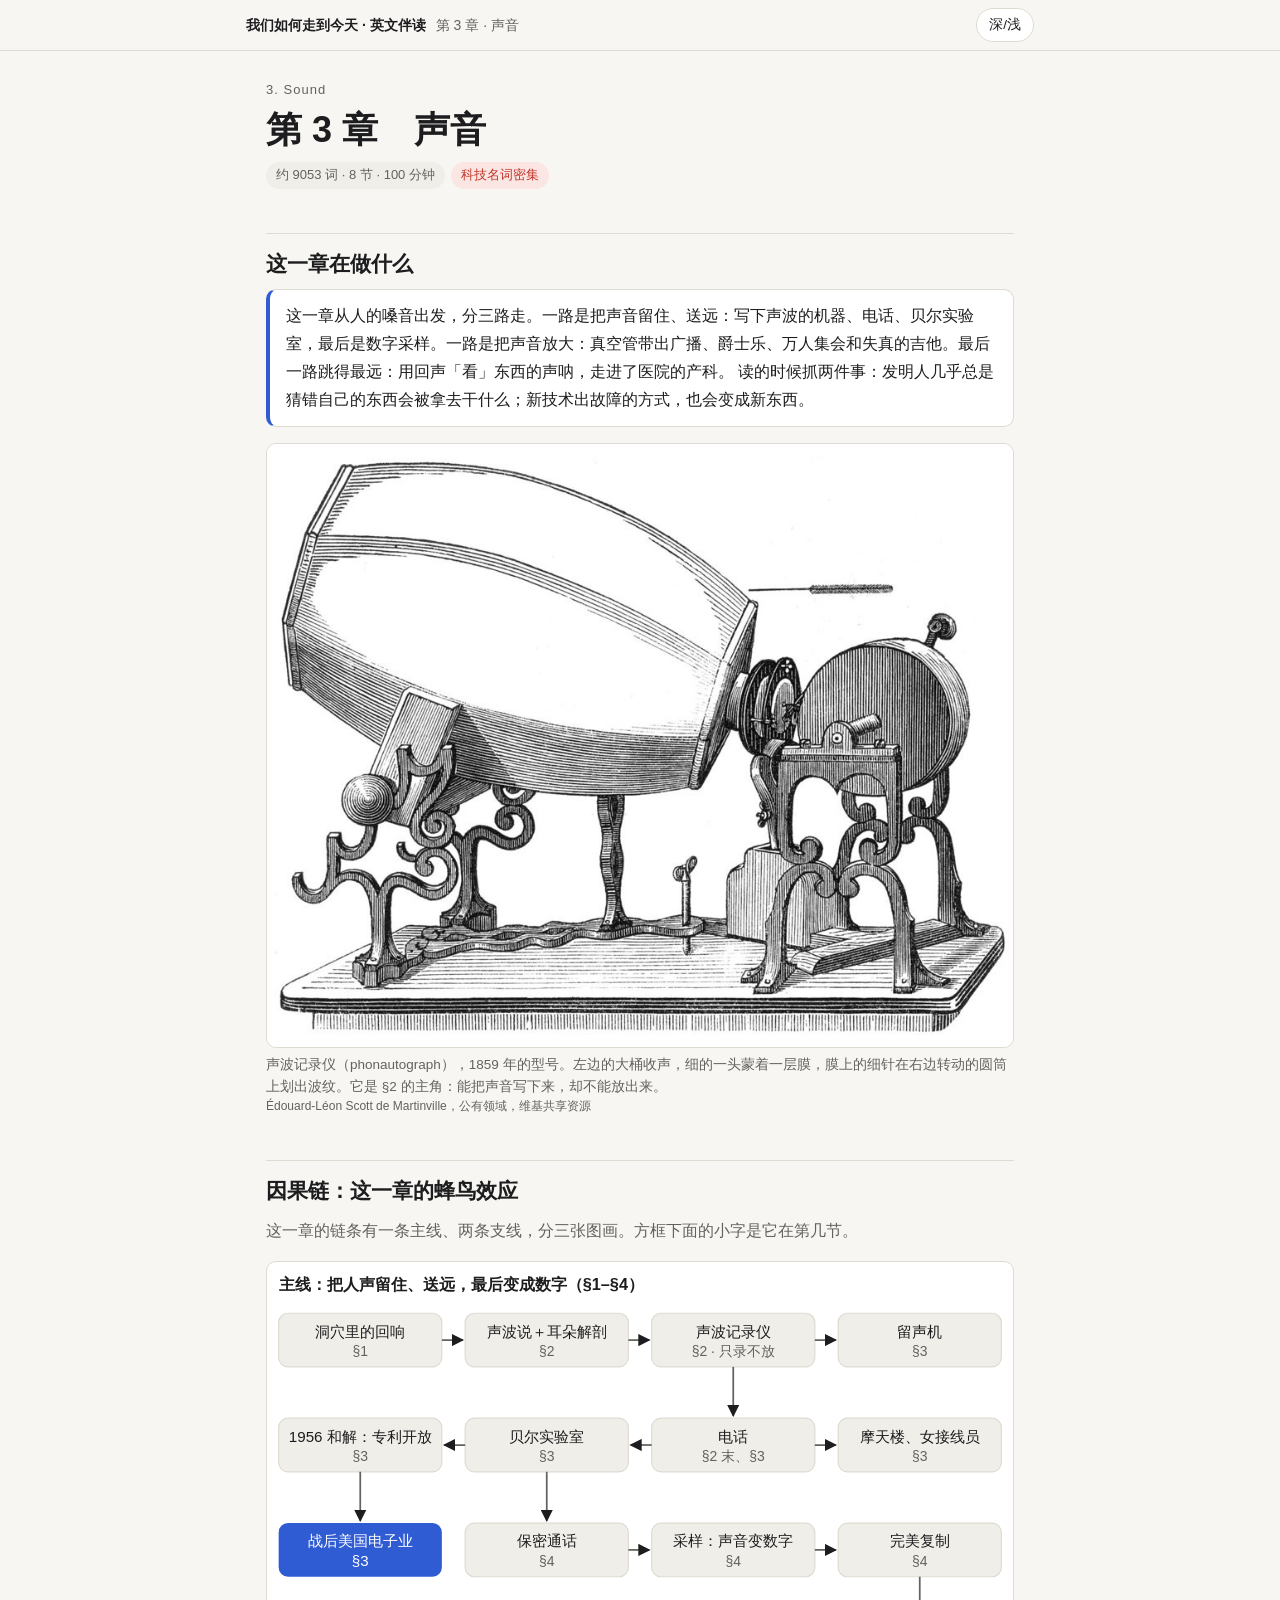
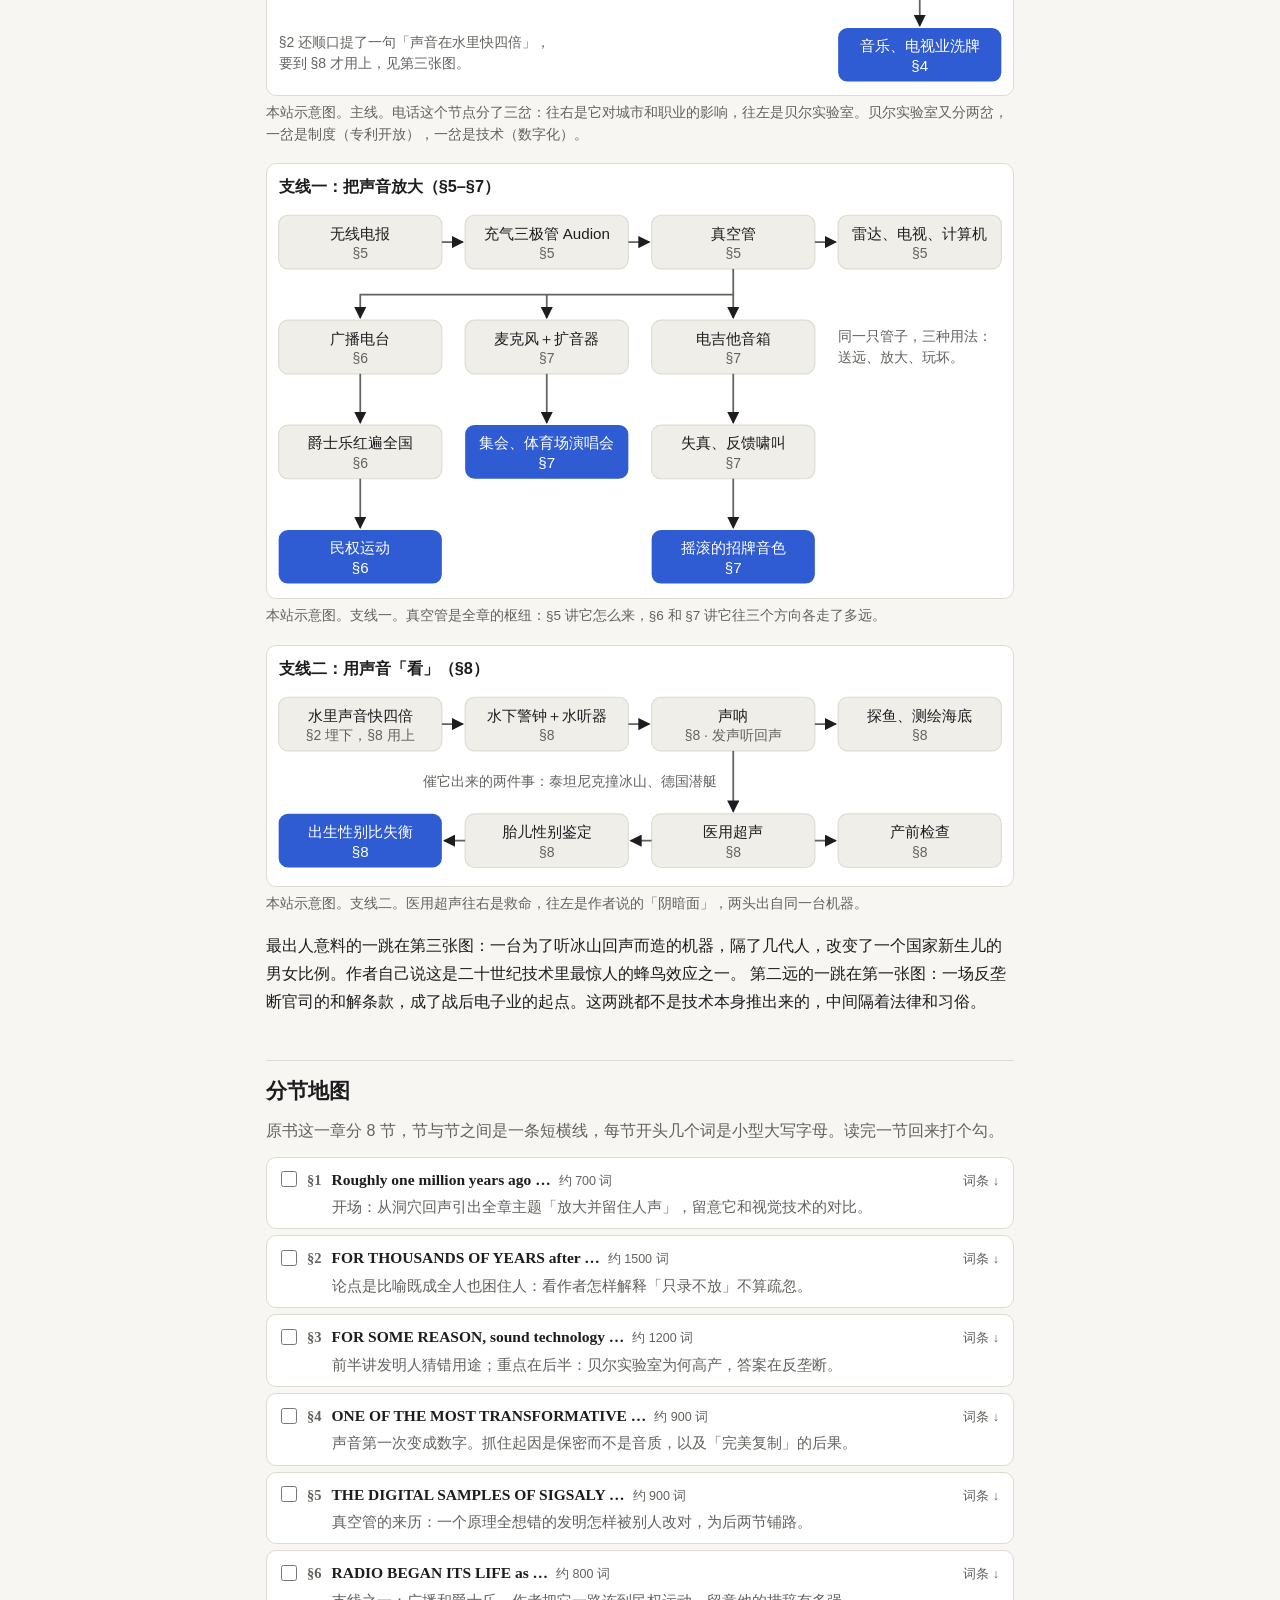
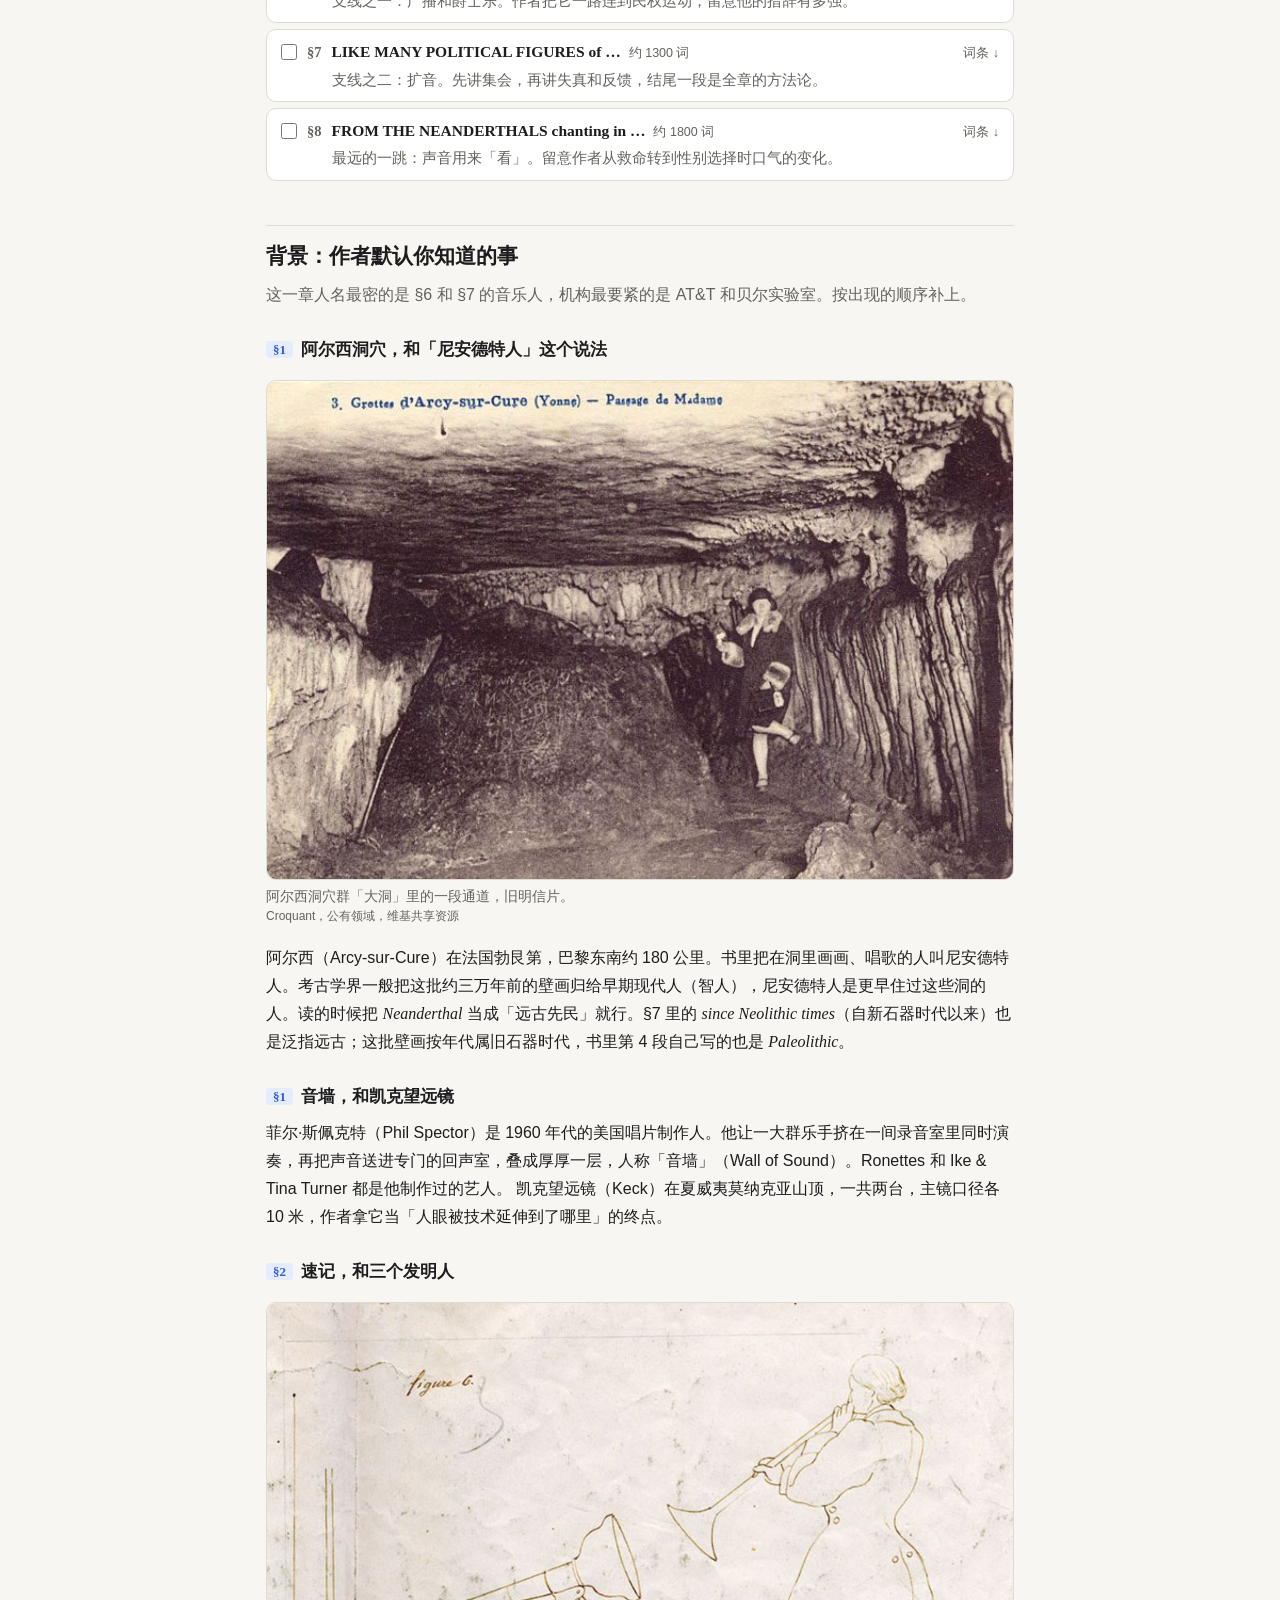
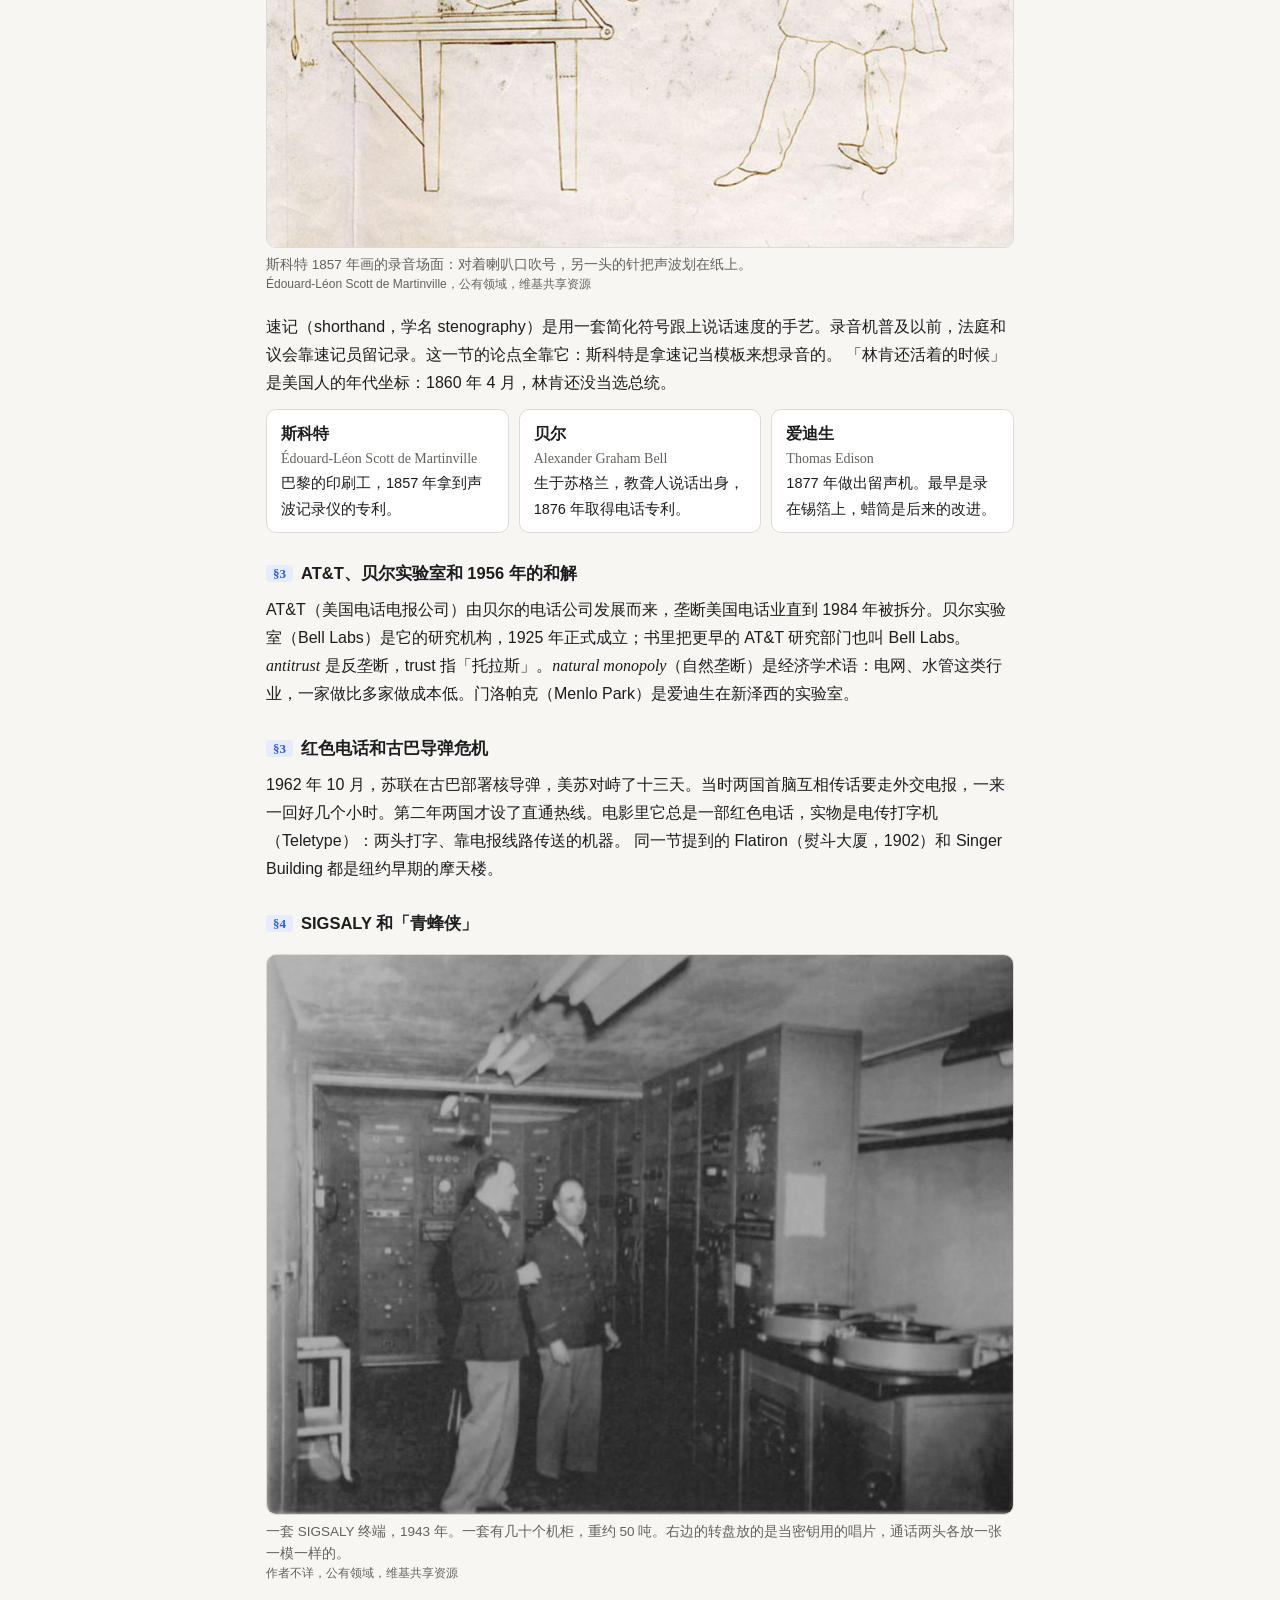
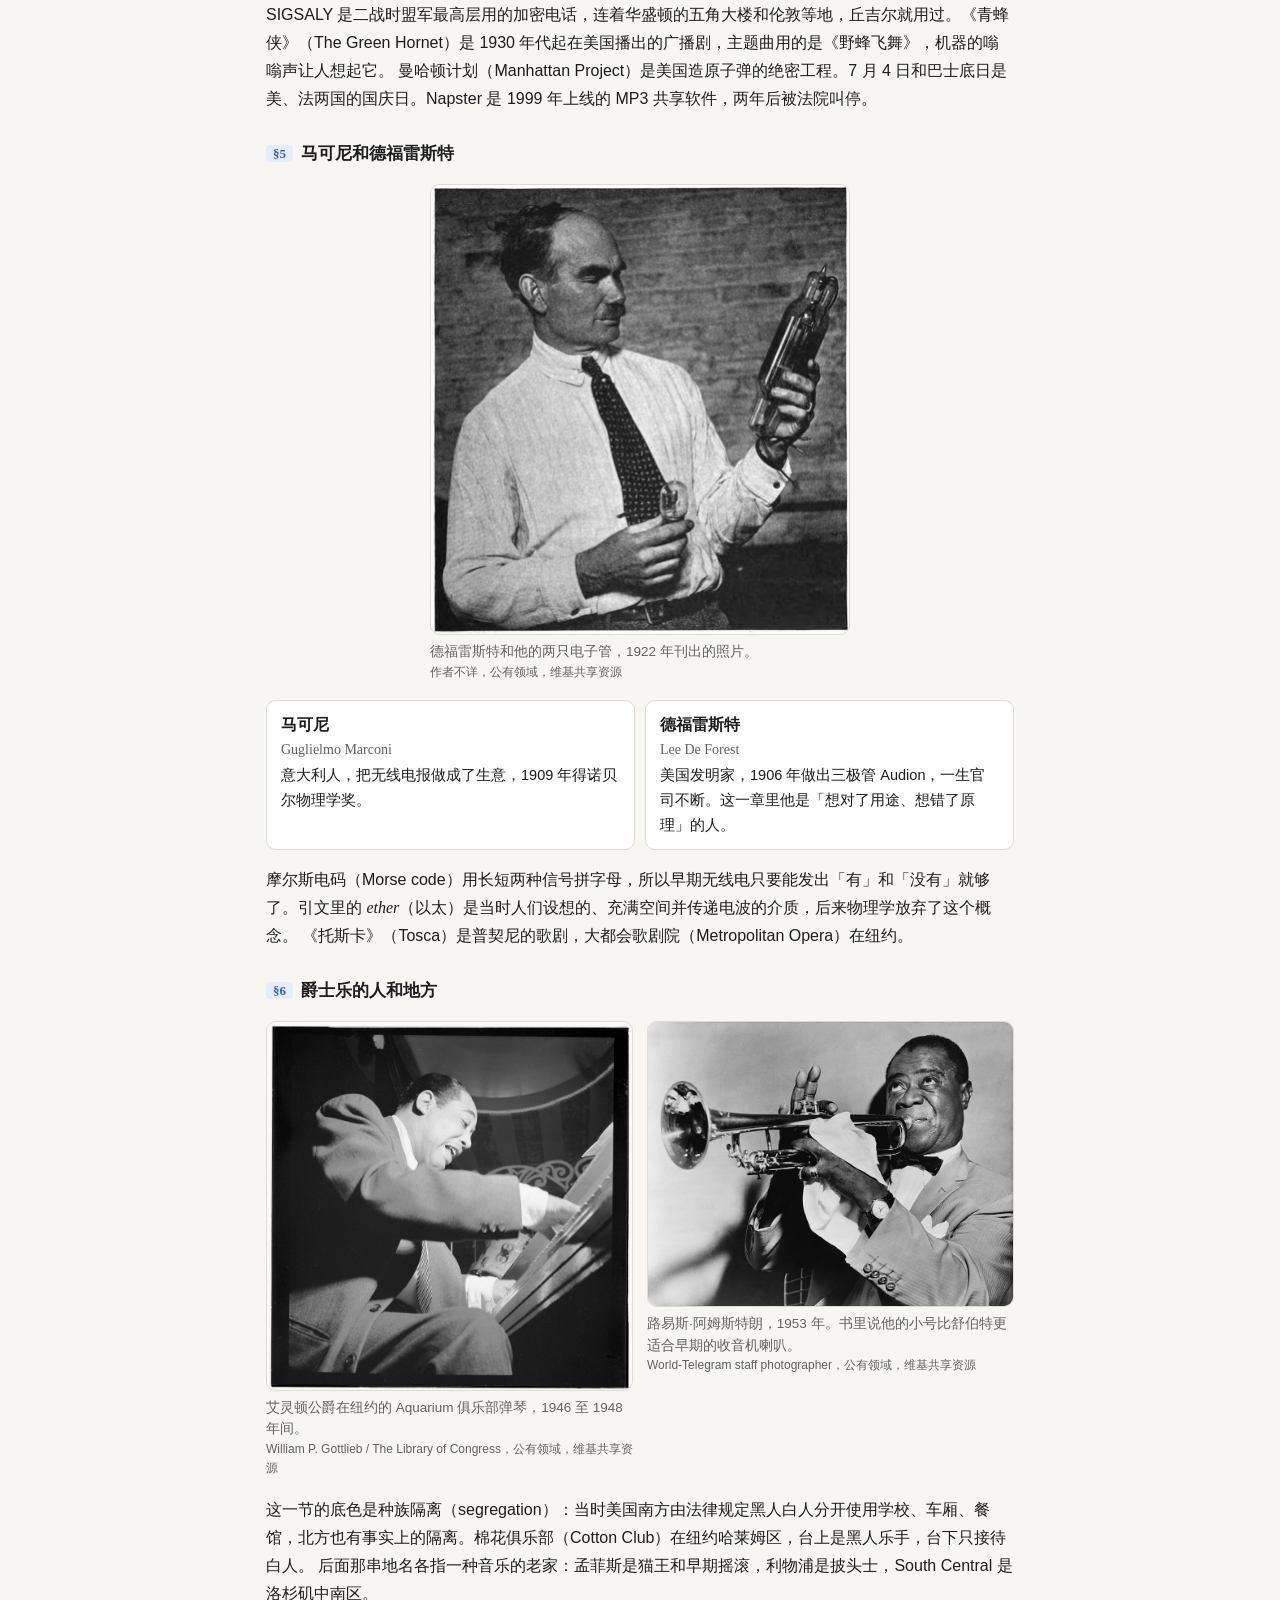
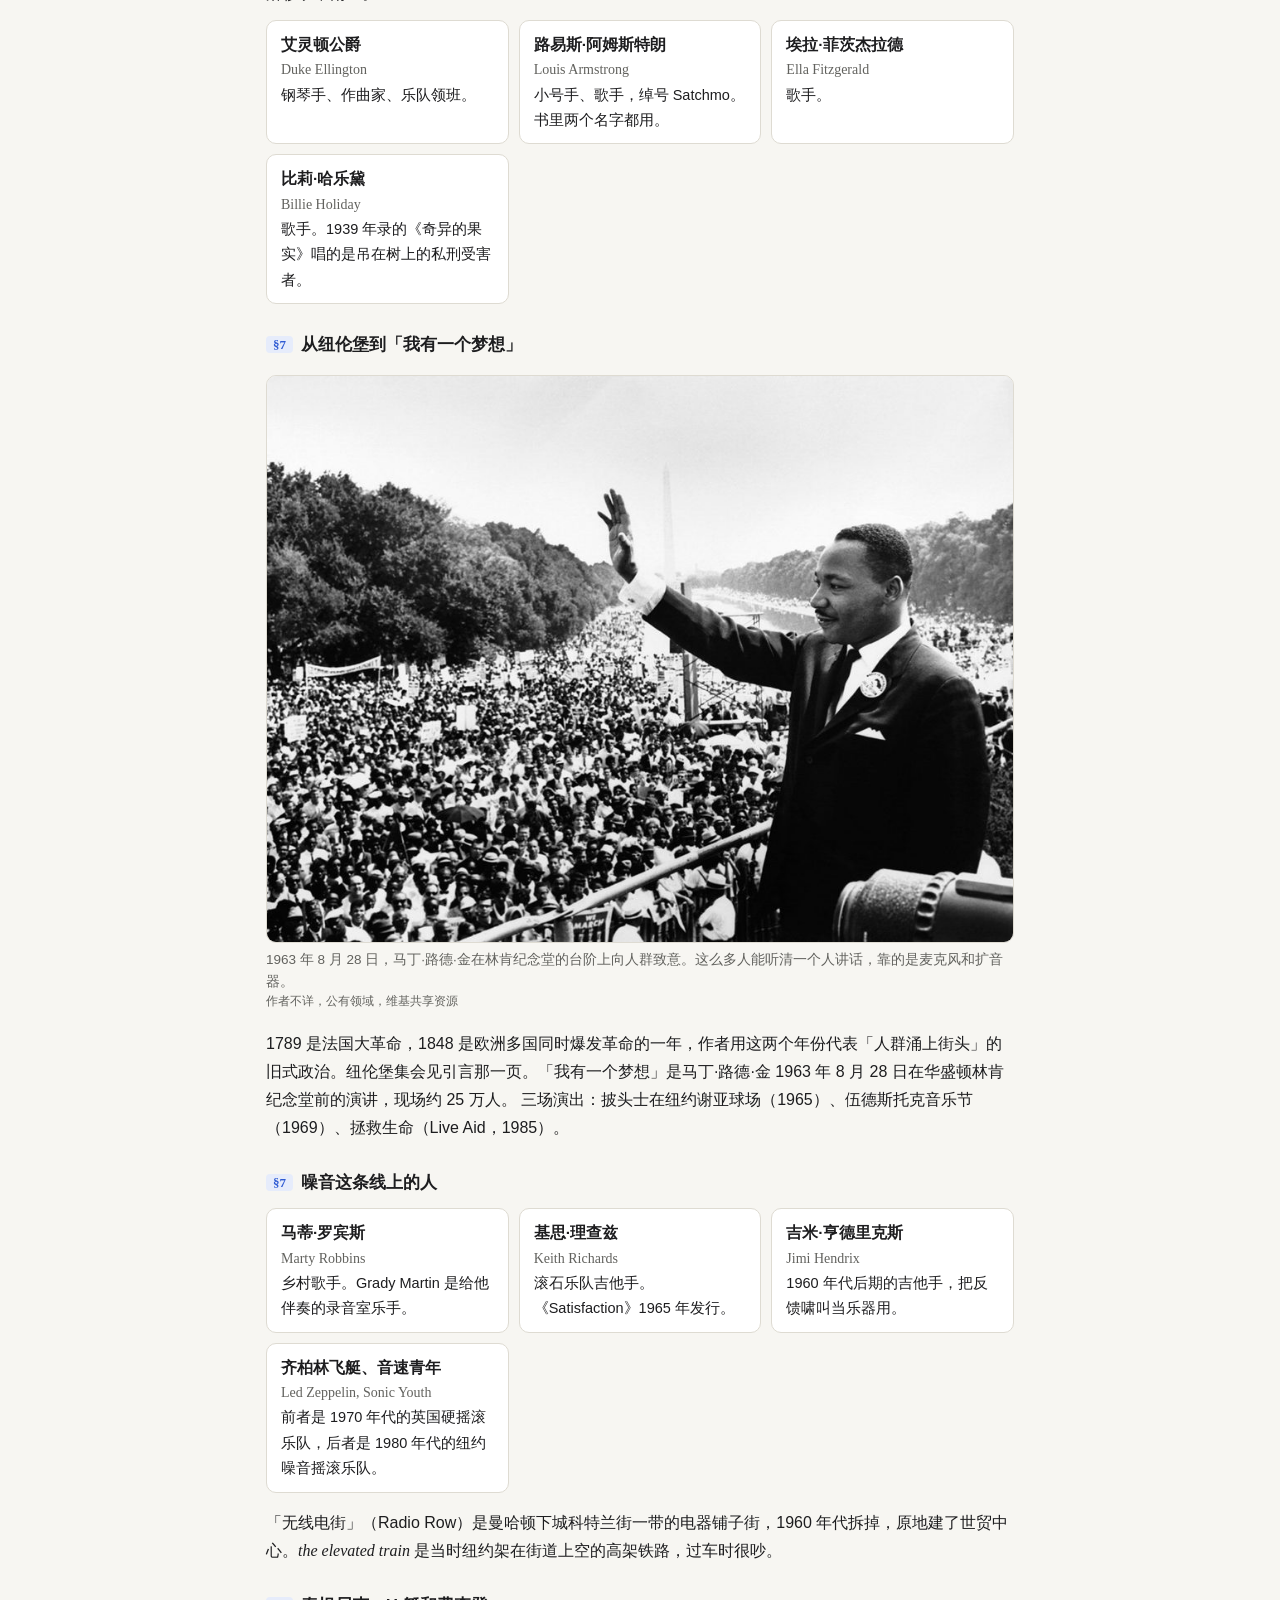
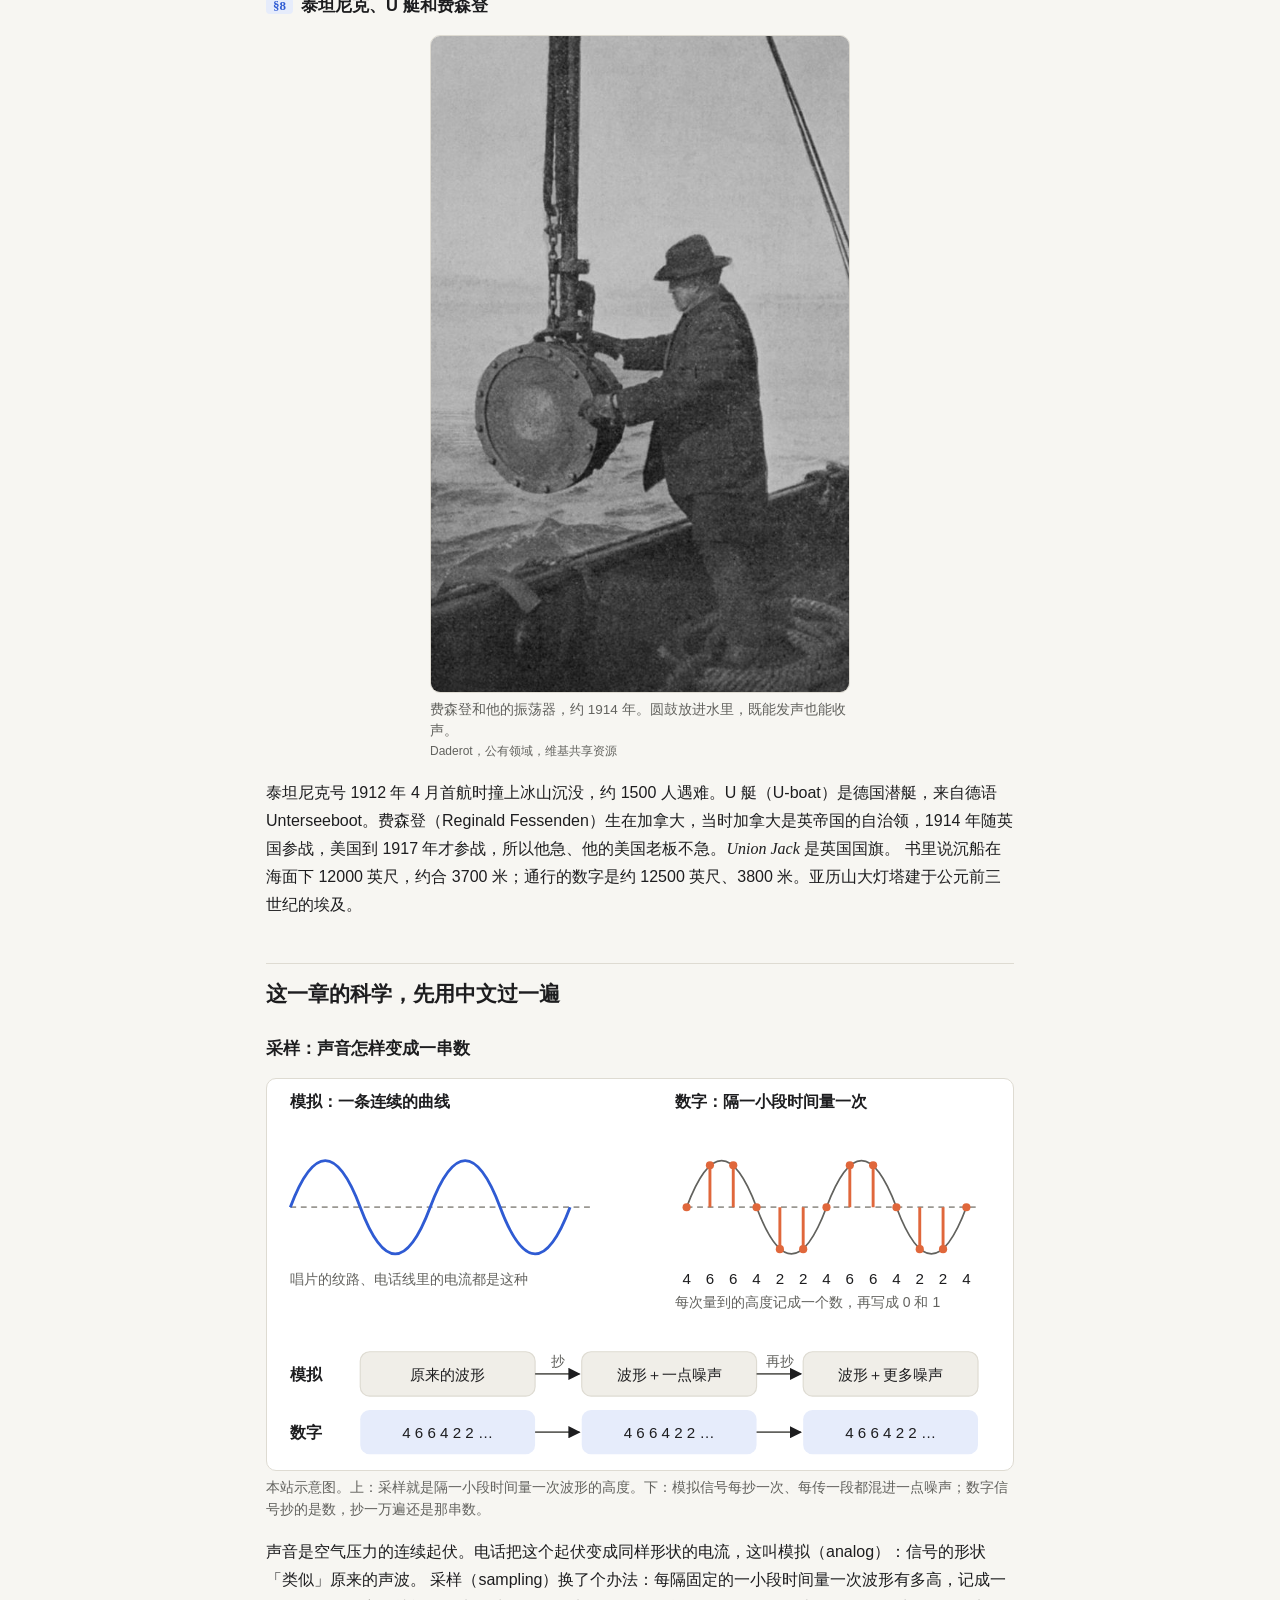
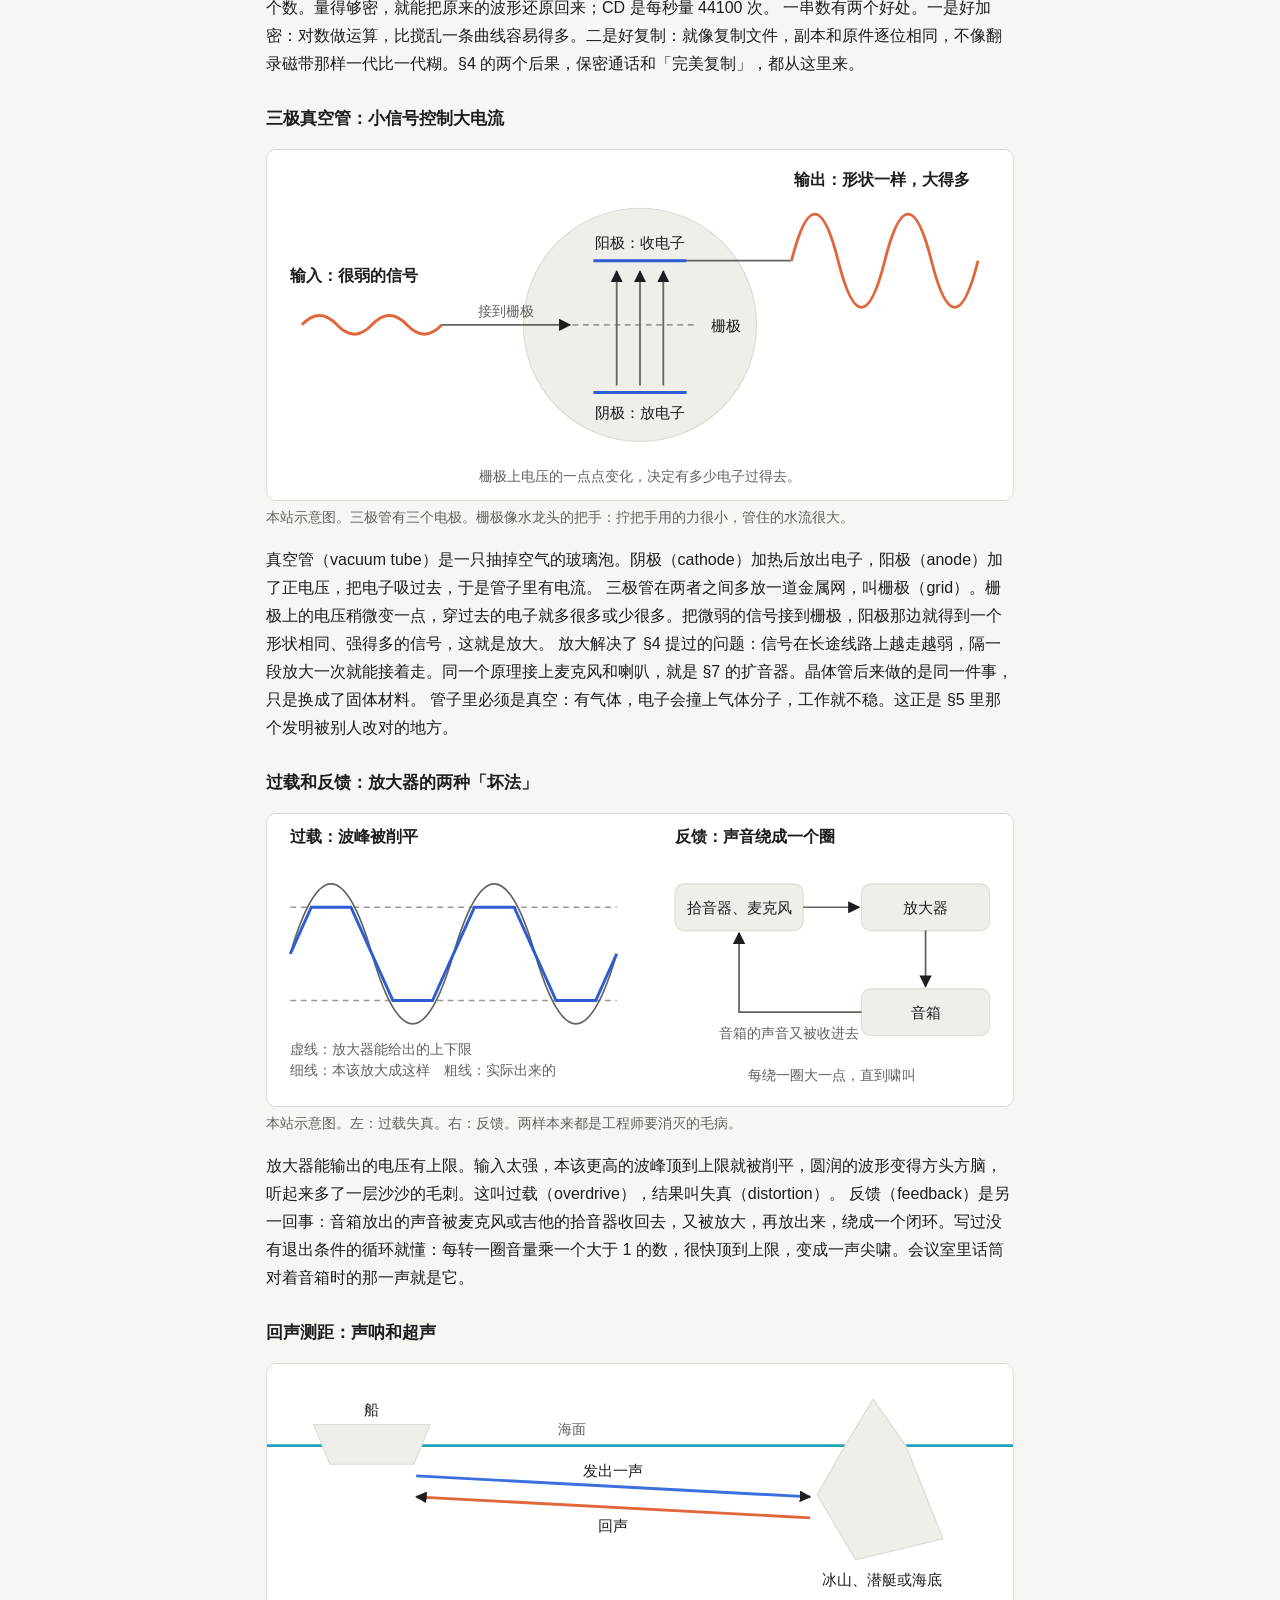
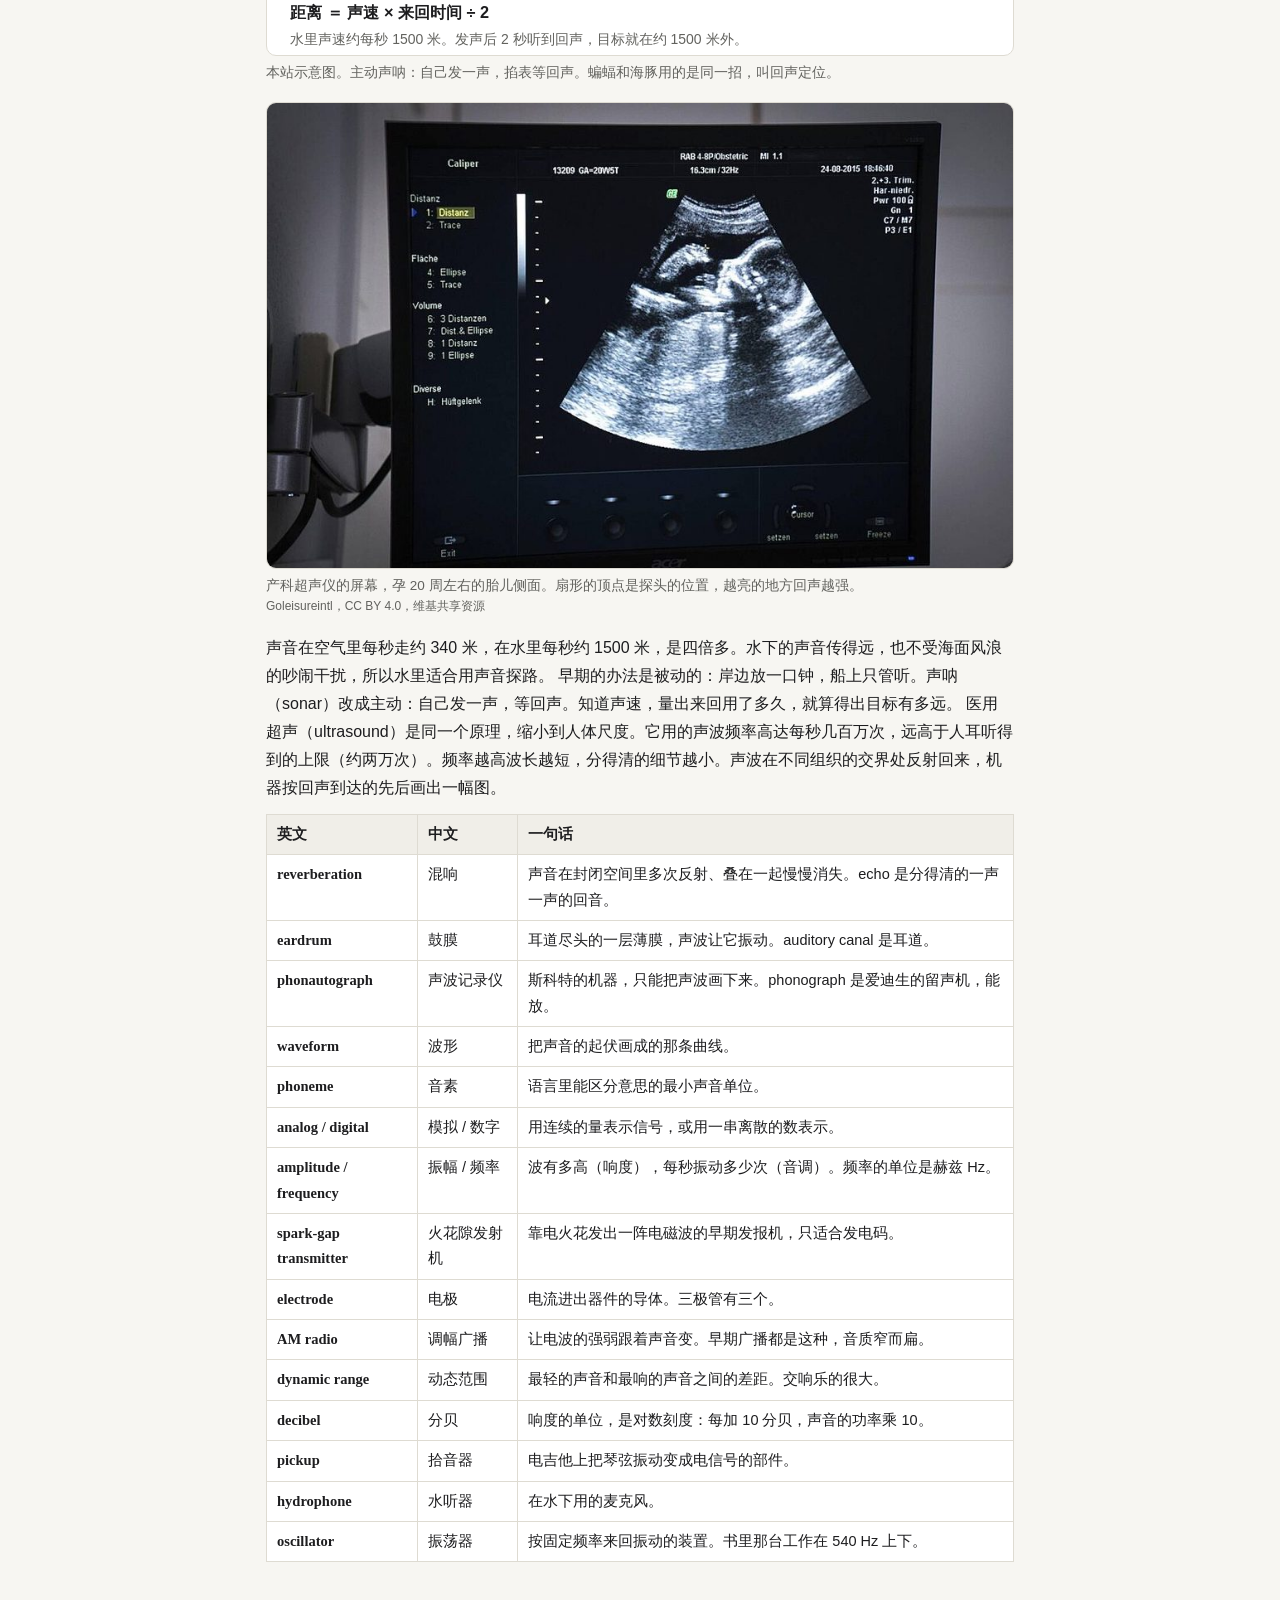
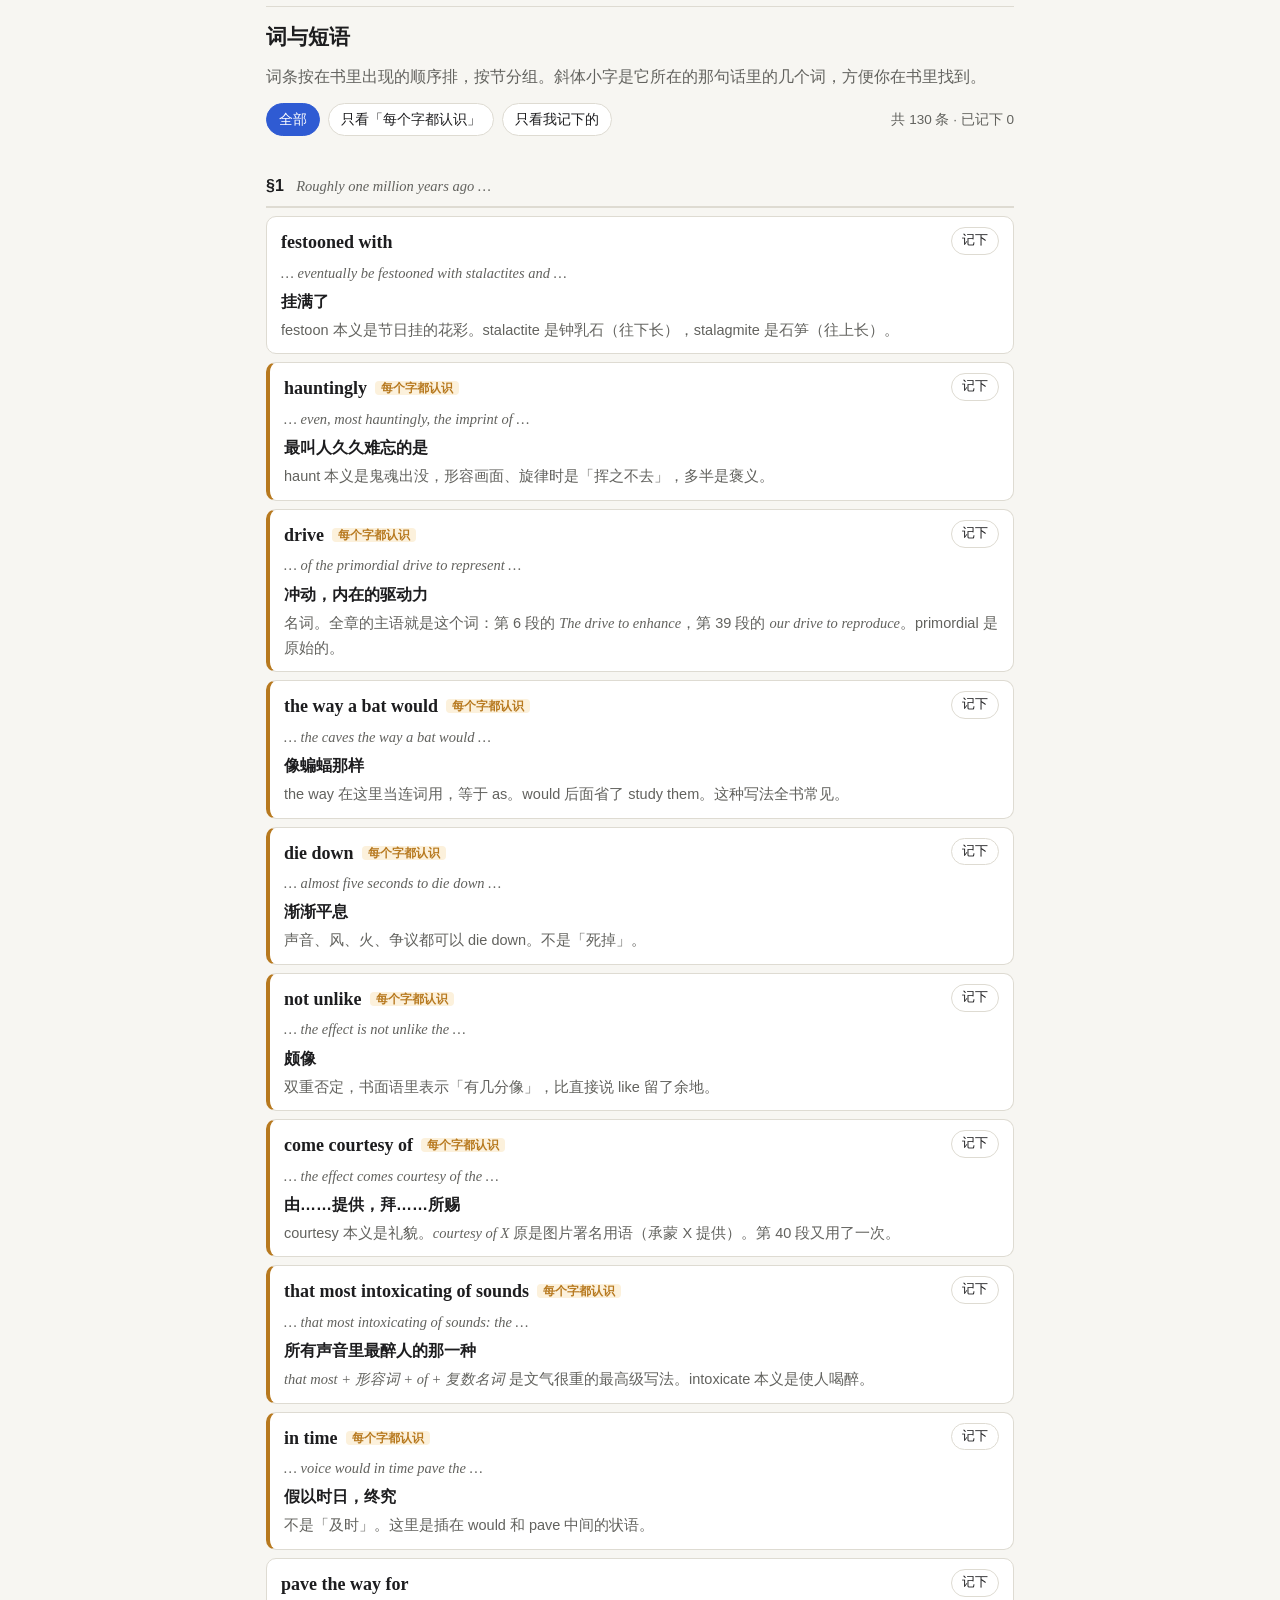
<file: chapters/03.html>
<!doctype html>
<html lang="zh-CN">
<head>
<meta charset="utf-8"><meta name="viewport" content="width=device-width, initial-scale=1">
<title>第 3 章 · 我们如何走到今天 英文伴读</title>
<link rel="stylesheet" href="../assets/style.css">
<script src="../assets/chapters.js"></script>
<script src="../assets/hw.js"></script>
</head>
<body data-chapter="3">
<main>

<h2>这一章在做什么</h2>
<div class="gist"><p>这一章从人的嗓音出发，分三路走。一路是把声音留住、送远：写下声波的机器、电话、贝尔实验室，最后是数字采样。一路是把声音放大：真空管带出广播、爵士乐、万人集会和失真的吉他。最后一路跳得最远：用回声「看」东西的声呐，走进了医院的产科。
读的时候抓两件事：发明人几乎总是猜错自己的东西会被拿去干什么；新技术出故障的方式，也会变成新东西。</p></div>

<figure class="fig"><img src="../assets/img/03-phonautograph.jpg" alt="版画：一台横放的桶形收声喇叭，细的一头对着一个可以转动的圆筒，整台机器架在雕花铁脚上" loading="lazy">
<figcaption>声波记录仪（phonautograph），1859 年的型号。左边的大桶收声，细的一头蒙着一层膜，膜上的细针在右边转动的圆筒上划出波纹。它是 §2 的主角：能把声音写下来，却不能放出来。
<span class="src">Édouard-Léon Scott de Martinville，公有领域，维基共享资源</span></figcaption></figure>

<h2>因果链：这一章的蜂鸟效应</h2>
<p class="lede">这一章的链条有一条主线、两条支线，分三张图画。方框下面的小字是它在第几节。</p>

<figure class="fig"><svg class="diagram" viewBox="0 0 640 372" role="img" aria-label="主线因果链：洞穴里的回响，到声波说和耳朵解剖，到声波记录仪，分出留声机和电话；电话引出贝尔实验室，再分出 1956 年和解与战后电子业，以及保密通话、采样、完美复制、音乐电视业洗牌">
<defs><marker id="ar1" viewBox="0 0 10 10" refX="9" refY="5" markerWidth="7" markerHeight="7" orient="auto"><path d="M0 0L10 5L0 10z" class="f-fg"/></marker></defs>
<text x="10" y="24" class="t-b">主线：把人声留住、送远，最后变成数字（§1–§4）</text>
<rect x="10" y="44" width="140" height="46" rx="8" class="box"/><text x="80" y="64" text-anchor="middle">洞穴里的回响</text><text x="80" y="81" text-anchor="middle" class="t-m">§1</text>
<rect x="170" y="44" width="140" height="46" rx="8" class="box"/><text x="240" y="64" text-anchor="middle">声波说＋耳朵解剖</text><text x="240" y="81" text-anchor="middle" class="t-m">§2</text>
<rect x="330" y="44" width="140" height="46" rx="8" class="box"/><text x="400" y="64" text-anchor="middle">声波记录仪</text><text x="400" y="81" text-anchor="middle" class="t-m">§2 · 只录不放</text>
<rect x="490" y="44" width="140" height="46" rx="8" class="box"/><text x="560" y="64" text-anchor="middle">留声机</text><text x="560" y="81" text-anchor="middle" class="t-m">§3</text>
<path d="M150 67H168" class="ln" marker-end="url(#ar1)"/><path d="M310 67H328" class="ln" marker-end="url(#ar1)"/><path d="M470 67H488" class="ln" marker-end="url(#ar1)"/>
<path d="M400 90V132" class="ln" marker-end="url(#ar1)"/>

<rect x="10" y="134" width="140" height="46" rx="8" class="box"/><text x="80" y="154" text-anchor="middle">1956 和解：专利开放</text><text x="80" y="171" text-anchor="middle" class="t-m">§3</text>
<rect x="170" y="134" width="140" height="46" rx="8" class="box"/><text x="240" y="154" text-anchor="middle">贝尔实验室</text><text x="240" y="171" text-anchor="middle" class="t-m">§3</text>
<rect x="330" y="134" width="140" height="46" rx="8" class="box"/><text x="400" y="154" text-anchor="middle">电话</text><text x="400" y="171" text-anchor="middle" class="t-m">§2 末、§3</text>
<rect x="490" y="134" width="140" height="46" rx="8" class="box"/><text x="560" y="154" text-anchor="middle">摩天楼、女接线员</text><text x="560" y="171" text-anchor="middle" class="t-m">§3</text>
<path d="M330 157H312" class="ln" marker-end="url(#ar1)"/><path d="M170 157H152" class="ln" marker-end="url(#ar1)"/><path d="M470 157H488" class="ln" marker-end="url(#ar1)"/>
<path d="M80 180V222" class="ln" marker-end="url(#ar1)"/><path d="M240 180V222" class="ln" marker-end="url(#ar1)"/>

<rect x="10" y="224" width="140" height="46" rx="8" class="f-a"/><text x="80" y="244" text-anchor="middle" class="t-on">战后美国电子业</text><text x="80" y="261" text-anchor="middle" class="t-on">§3</text>
<rect x="170" y="224" width="140" height="46" rx="8" class="box"/><text x="240" y="244" text-anchor="middle">保密通话</text><text x="240" y="261" text-anchor="middle" class="t-m">§4</text>
<rect x="330" y="224" width="140" height="46" rx="8" class="box"/><text x="400" y="244" text-anchor="middle">采样：声音变数字</text><text x="400" y="261" text-anchor="middle" class="t-m">§4</text>
<rect x="490" y="224" width="140" height="46" rx="8" class="box"/><text x="560" y="244" text-anchor="middle">完美复制</text><text x="560" y="261" text-anchor="middle" class="t-m">§4</text>
<path d="M310 247H328" class="ln" marker-end="url(#ar1)"/><path d="M470 247H488" class="ln" marker-end="url(#ar1)"/>
<path d="M560 270V312" class="ln" marker-end="url(#ar1)"/>

<rect x="490" y="314" width="140" height="46" rx="8" class="f-a"/><text x="560" y="334" text-anchor="middle" class="t-on">音乐、电视业洗牌</text><text x="560" y="351" text-anchor="middle" class="t-on">§4</text>
<text x="10" y="330" class="t-m">§2 还顺口提了一句「声音在水里快四倍」，</text>
<text x="10" y="348" class="t-m">要到 §8 才用上，见第三张图。</text>
</svg>
<figcaption>本站示意图。主线。电话这个节点分了三岔：往右是它对城市和职业的影响，往左是贝尔实验室。贝尔实验室又分两岔，一岔是制度（专利开放），一岔是技术（数字化）。</figcaption></figure>

<figure class="fig"><svg class="diagram" viewBox="0 0 640 372" role="img" aria-label="支线一：无线电报到充气三极管到真空管；真空管分出广播电台、爵士乐、民权运动一路，麦克风扩音器、大型集会一路，电吉他音箱、失真和反馈、摇滚音色一路">
<defs><marker id="ar2" viewBox="0 0 10 10" refX="9" refY="5" markerWidth="7" markerHeight="7" orient="auto"><path d="M0 0L10 5L0 10z" class="f-fg"/></marker></defs>
<text x="10" y="24" class="t-b">支线一：把声音放大（§5–§7）</text>
<rect x="10" y="44" width="140" height="46" rx="8" class="box"/><text x="80" y="64" text-anchor="middle">无线电报</text><text x="80" y="81" text-anchor="middle" class="t-m">§5</text>
<rect x="170" y="44" width="140" height="46" rx="8" class="box"/><text x="240" y="64" text-anchor="middle">充气三极管 Audion</text><text x="240" y="81" text-anchor="middle" class="t-m">§5</text>
<rect x="330" y="44" width="140" height="46" rx="8" class="box"/><text x="400" y="64" text-anchor="middle">真空管</text><text x="400" y="81" text-anchor="middle" class="t-m">§5</text>
<rect x="490" y="44" width="140" height="46" rx="8" class="box"/><text x="560" y="64" text-anchor="middle">雷达、电视、计算机</text><text x="560" y="81" text-anchor="middle" class="t-m">§5</text>
<path d="M150 67H168" class="ln" marker-end="url(#ar2)"/><path d="M310 67H328" class="ln" marker-end="url(#ar2)"/><path d="M470 67H488" class="ln" marker-end="url(#ar2)"/>
<path d="M400 90V112H80V132" class="ln" marker-end="url(#ar2)"/><path d="M240 112V132" class="ln" marker-end="url(#ar2)"/><path d="M400 112V132" class="ln" marker-end="url(#ar2)"/>

<rect x="10" y="134" width="140" height="46" rx="8" class="box"/><text x="80" y="154" text-anchor="middle">广播电台</text><text x="80" y="171" text-anchor="middle" class="t-m">§6</text>
<rect x="170" y="134" width="140" height="46" rx="8" class="box"/><text x="240" y="154" text-anchor="middle">麦克风＋扩音器</text><text x="240" y="171" text-anchor="middle" class="t-m">§7</text>
<rect x="330" y="134" width="140" height="46" rx="8" class="box"/><text x="400" y="154" text-anchor="middle">电吉他音箱</text><text x="400" y="171" text-anchor="middle" class="t-m">§7</text>
<path d="M80 180V222" class="ln" marker-end="url(#ar2)"/><path d="M240 180V222" class="ln" marker-end="url(#ar2)"/><path d="M400 180V222" class="ln" marker-end="url(#ar2)"/>
<text x="490" y="152" class="t-m">同一只管子，三种用法：</text>
<text x="490" y="170" class="t-m">送远、放大、玩坏。</text>

<rect x="10" y="224" width="140" height="46" rx="8" class="box"/><text x="80" y="244" text-anchor="middle">爵士乐红遍全国</text><text x="80" y="261" text-anchor="middle" class="t-m">§6</text>
<rect x="170" y="224" width="140" height="46" rx="8" class="f-a"/><text x="240" y="244" text-anchor="middle" class="t-on">集会、体育场演唱会</text><text x="240" y="261" text-anchor="middle" class="t-on">§7</text>
<rect x="330" y="224" width="140" height="46" rx="8" class="box"/><text x="400" y="244" text-anchor="middle">失真、反馈啸叫</text><text x="400" y="261" text-anchor="middle" class="t-m">§7</text>
<path d="M80 270V312" class="ln" marker-end="url(#ar2)"/><path d="M400 270V312" class="ln" marker-end="url(#ar2)"/>

<rect x="10" y="314" width="140" height="46" rx="8" class="f-a"/><text x="80" y="334" text-anchor="middle" class="t-on">民权运动</text><text x="80" y="351" text-anchor="middle" class="t-on">§6</text>
<rect x="330" y="314" width="140" height="46" rx="8" class="f-a"/><text x="400" y="334" text-anchor="middle" class="t-on">摇滚的招牌音色</text><text x="400" y="351" text-anchor="middle" class="t-on">§7</text>
</svg>
<figcaption>本站示意图。支线一。真空管是全章的枢纽：§5 讲它怎么来，§6 和 §7 讲它往三个方向各走了多远。</figcaption></figure>

<figure class="fig"><svg class="diagram" viewBox="0 0 640 206" role="img" aria-label="支线二：水里声音快四倍，到水下警钟和水听器，到声呐；声呐分出探鱼和测绘海底，以及医用超声；医用超声分出产前检查，和胎儿性别鉴定、出生性别比失衡">
<defs><marker id="ar3" viewBox="0 0 10 10" refX="9" refY="5" markerWidth="7" markerHeight="7" orient="auto"><path d="M0 0L10 5L0 10z" class="f-fg"/></marker></defs>
<text x="10" y="24" class="t-b">支线二：用声音「看」（§8）</text>
<rect x="10" y="44" width="140" height="46" rx="8" class="box"/><text x="80" y="64" text-anchor="middle">水里声音快四倍</text><text x="80" y="81" text-anchor="middle" class="t-m">§2 埋下，§8 用上</text>
<rect x="170" y="44" width="140" height="46" rx="8" class="box"/><text x="240" y="64" text-anchor="middle">水下警钟＋水听器</text><text x="240" y="81" text-anchor="middle" class="t-m">§8</text>
<rect x="330" y="44" width="140" height="46" rx="8" class="box"/><text x="400" y="64" text-anchor="middle">声呐</text><text x="400" y="81" text-anchor="middle" class="t-m">§8 · 发声听回声</text>
<rect x="490" y="44" width="140" height="46" rx="8" class="box"/><text x="560" y="64" text-anchor="middle">探鱼、测绘海底</text><text x="560" y="81" text-anchor="middle" class="t-m">§8</text>
<path d="M150 67H168" class="ln" marker-end="url(#ar3)"/><path d="M310 67H328" class="ln" marker-end="url(#ar3)"/><path d="M470 67H488" class="ln" marker-end="url(#ar3)"/>
<path d="M400 90V142" class="ln" marker-end="url(#ar3)"/>
<text x="386" y="120" text-anchor="end" class="t-m">催它出来的两件事：泰坦尼克撞冰山、德国潜艇</text>

<rect x="10" y="144" width="140" height="46" rx="8" class="f-a"/><text x="80" y="164" text-anchor="middle" class="t-on">出生性别比失衡</text><text x="80" y="181" text-anchor="middle" class="t-on">§8</text>
<rect x="170" y="144" width="140" height="46" rx="8" class="box"/><text x="240" y="164" text-anchor="middle">胎儿性别鉴定</text><text x="240" y="181" text-anchor="middle" class="t-m">§8</text>
<rect x="330" y="144" width="140" height="46" rx="8" class="box"/><text x="400" y="164" text-anchor="middle">医用超声</text><text x="400" y="181" text-anchor="middle" class="t-m">§8</text>
<rect x="490" y="144" width="140" height="46" rx="8" class="box"/><text x="560" y="164" text-anchor="middle">产前检查</text><text x="560" y="181" text-anchor="middle" class="t-m">§8</text>
<path d="M330 167H312" class="ln" marker-end="url(#ar3)"/><path d="M170 167H152" class="ln" marker-end="url(#ar3)"/><path d="M470 167H488" class="ln" marker-end="url(#ar3)"/>
</svg>
<figcaption>本站示意图。支线二。医用超声往右是救命，往左是作者说的「阴暗面」，两头出自同一台机器。</figcaption></figure>

<p>最出人意料的一跳在第三张图：一台为了听冰山回声而造的机器，隔了几代人，改变了一个国家新生儿的男女比例。作者自己说这是二十世纪技术里最惊人的蜂鸟效应之一。
第二远的一跳在第一张图：一场反垄断官司的和解条款，成了战后电子业的起点。这两跳都不是技术本身推出来的，中间隔着法律和习俗。</p>

<h2>分节地图</h2>
<p class="lede">原书这一章分 8 节，节与节之间是一条短横线，每节开头几个词是小型大写字母。读完一节回来打个勾。</p>
<ol class="secmap">
  <li data-sec="1"><b>Roughly one million years ago …<span class="w">约 700 词</span></b><span class="what">开场：从洞穴回声引出全章主题「放大并留住人声」，留意它和视觉技术的对比。</span></li>
  <li data-sec="2"><b>FOR THOUSANDS OF YEARS after …<span class="w">约 1500 词</span></b><span class="what">论点是比喻既成全人也困住人：看作者怎样解释「只录不放」不算疏忽。</span></li>
  <li data-sec="3"><b>FOR SOME REASON, sound technology …<span class="w">约 1200 词</span></b><span class="what">前半讲发明人猜错用途；重点在后半：贝尔实验室为何高产，答案在反垄断。</span></li>
  <li data-sec="4"><b>ONE OF THE MOST TRANSFORMATIVE …<span class="w">约 900 词</span></b><span class="what">声音第一次变成数字。抓住起因是保密而不是音质，以及「完美复制」的后果。</span></li>
  <li data-sec="5"><b>THE DIGITAL SAMPLES OF SIGSALY …<span class="w">约 900 词</span></b><span class="what">真空管的来历：一个原理全想错的发明怎样被别人改对，为后两节铺路。</span></li>
  <li data-sec="6"><b>RADIO BEGAN ITS LIFE as …<span class="w">约 800 词</span></b><span class="what">支线之一：广播和爵士乐。作者把它一路连到民权运动，留意他的措辞有多强。</span></li>
  <li data-sec="7"><b>LIKE MANY POLITICAL FIGURES of …<span class="w">约 1300 词</span></b><span class="what">支线之二：扩音。先讲集会，再讲失真和反馈，结尾一段是全章的方法论。</span></li>
  <li data-sec="8"><b>FROM THE NEANDERTHALS chanting in …<span class="w">约 1800 词</span></b><span class="what">最远的一跳：声音用来「看」。留意作者从救命转到性别选择时口气的变化。</span></li>
</ol>

<h2>背景：作者默认你知道的事</h2>
<p class="lede">这一章人名最密的是 §6 和 §7 的音乐人，机构最要紧的是 AT&amp;T 和贝尔实验室。按出现的顺序补上。</p>

<h3><span class="sec">§1</span>阿尔西洞穴，和「尼安德特人」这个说法</h3>
<figure class="fig"><img src="../assets/img/03-cave.jpg" alt="泛黄的旧明信片：低矮的石灰岩洞里，一位戴帽子的女士站在挂满钟乳石的洞壁旁" loading="lazy">
<figcaption>阿尔西洞穴群「大洞」里的一段通道，旧明信片。
<span class="src">Croquant，公有领域，维基共享资源</span></figcaption></figure>
<p>阿尔西（Arcy-sur-Cure）在法国勃艮第，巴黎东南约 180 公里。书里把在洞里画画、唱歌的人叫尼安德特人。考古学界一般把这批约三万年前的壁画归给早期现代人（智人），尼安德特人是更早住过这些洞的人。读的时候把 <i>Neanderthal</i> 当成「远古先民」就行。§7 里的 <i>since Neolithic times</i>（自新石器时代以来）也是泛指远古；这批壁画按年代属旧石器时代，书里第 4 段自己写的也是 <i>Paleolithic</i>。</p>

<h3><span class="sec">§1</span>音墙，和凯克望远镜</h3>
<p>菲尔·斯佩克特（Phil Spector）是 1960 年代的美国唱片制作人。他让一大群乐手挤在一间录音室里同时演奏，再把声音送进专门的回声室，叠成厚厚一层，人称「音墙」（Wall of Sound）。Ronettes 和 Ike &amp; Tina Turner 都是他制作过的艺人。
凯克望远镜（Keck）在夏威夷莫纳克亚山顶，一共两台，主镜口径各 10 米，作者拿它当「人眼被技术延伸到了哪里」的终点。</p>

<h3><span class="sec">§2</span>速记，和三个发明人</h3>
<figure class="fig"><img src="../assets/img/03-session.jpg" alt="线描手稿：一个穿长外套的人对着桌上的喇叭口吹一支长号，喇叭后面连着记录装置" loading="lazy">
<figcaption>斯科特 1857 年画的录音场面：对着喇叭口吹号，另一头的针把声波划在纸上。
<span class="src">Édouard-Léon Scott de Martinville，公有领域，维基共享资源</span></figcaption></figure>
<p>速记（shorthand，学名 stenography）是用一套简化符号跟上说话速度的手艺。录音机普及以前，法庭和议会靠速记员留记录。这一节的论点全靠它：斯科特是拿速记当模板来想录音的。
「林肯还活着的时候」是美国人的年代坐标：1860 年 4 月，林肯还没当选总统。</p>
<div class="who">
  <div><b>斯科特</b><span class="en">Édouard-Léon Scott de Martinville</span>巴黎的印刷工，1857 年拿到声波记录仪的专利。</div>
  <div><b>贝尔</b><span class="en">Alexander Graham Bell</span>生于苏格兰，教聋人说话出身，1876 年取得电话专利。</div>
  <div><b>爱迪生</b><span class="en">Thomas Edison</span>1877 年做出留声机。最早是录在锡箔上，蜡筒是后来的改进。</div>
</div>

<h3><span class="sec">§3</span>AT&amp;T、贝尔实验室和 1956 年的和解</h3>
<p>AT&amp;T（美国电话电报公司）由贝尔的电话公司发展而来，垄断美国电话业直到 1984 年被拆分。贝尔实验室（Bell Labs）是它的研究机构，1925 年正式成立；书里把更早的 AT&amp;T 研究部门也叫 Bell Labs。
<i>antitrust</i> 是反垄断，trust 指「托拉斯」。<i>natural monopoly</i>（自然垄断）是经济学术语：电网、水管这类行业，一家做比多家做成本低。门洛帕克（Menlo Park）是爱迪生在新泽西的实验室。</p>

<h3><span class="sec">§3</span>红色电话和古巴导弹危机</h3>
<p>1962 年 10 月，苏联在古巴部署核导弹，美苏对峙了十三天。当时两国首脑互相传话要走外交电报，一来一回好几个小时。第二年两国才设了直通热线。电影里它总是一部红色电话，实物是电传打字机（Teletype）：两头打字、靠电报线路传送的机器。
同一节提到的 Flatiron（熨斗大厦，1902）和 Singer Building 都是纽约早期的摩天楼。</p>

<h3><span class="sec">§4</span>SIGSALY 和「青蜂侠」</h3>
<figure class="fig"><img src="../assets/img/03-sigsaly.jpg" alt="黑白照片：两个穿军装的人站在一排排顶到天花板的电子设备机柜前，右边台面上有两台唱机转盘" loading="lazy">
<figcaption>一套 SIGSALY 终端，1943 年。一套有几十个机柜，重约 50 吨。右边的转盘放的是当密钥用的唱片，通话两头各放一张一模一样的。
<span class="src">作者不详，公有领域，维基共享资源</span></figcaption></figure>
<p>SIGSALY 是二战时盟军最高层用的加密电话，连着华盛顿的五角大楼和伦敦等地，丘吉尔就用过。《青蜂侠》（The Green Hornet）是 1930 年代起在美国播出的广播剧，主题曲用的是《野蜂飞舞》，机器的嗡嗡声让人想起它。
曼哈顿计划（Manhattan Project）是美国造原子弹的绝密工程。7 月 4 日和巴士底日是美、法两国的国庆日。Napster 是 1999 年上线的 MP3 共享软件，两年后被法院叫停。</p>

<h3><span class="sec">§5</span>马可尼和德福雷斯特</h3>
<figure class="fig narrow"><img src="../assets/img/03-audion.jpg" alt="黑白照片：一个留小胡子、穿衬衫打领带的中年男人，两只手各拿一只玻璃电子管，一大一小" loading="lazy">
<figcaption>德福雷斯特和他的两只电子管，1922 年刊出的照片。
<span class="src">作者不详，公有领域，维基共享资源</span></figcaption></figure>
<div class="who">
  <div><b>马可尼</b><span class="en">Guglielmo Marconi</span>意大利人，把无线电报做成了生意，1909 年得诺贝尔物理学奖。</div>
  <div><b>德福雷斯特</b><span class="en">Lee De Forest</span>美国发明家，1906 年做出三极管 Audion，一生官司不断。这一章里他是「想对了用途、想错了原理」的人。</div>
</div>
<p>摩尔斯电码（Morse code）用长短两种信号拼字母，所以早期无线电只要能发出「有」和「没有」就够了。引文里的 <i>ether</i>（以太）是当时人们设想的、充满空间并传递电波的介质，后来物理学放弃了这个概念。
《托斯卡》（Tosca）是普契尼的歌剧，大都会歌剧院（Metropolitan Opera）在纽约。</p>

<h3><span class="sec">§6</span>爵士乐的人和地方</h3>
<div class="pair">
<figure class="fig"><img src="../assets/img/03-ellington.jpg" alt="黑白照片：从低处仰拍，一个穿西装的男人侧身弹钢琴，张着嘴像在说话或唱" loading="lazy">
<figcaption>艾灵顿公爵在纽约的 Aquarium 俱乐部弹琴，1946 至 1948 年间。
<span class="src">William P. Gottlieb / The Library of Congress，公有领域，维基共享资源</span></figcaption></figure>
<figure class="fig"><img src="../assets/img/03-armstrong.jpg" alt="黑白照片：一个打领结的男人鼓着腮吹小号，手里垫着一块白手帕，眼睛往上看" loading="lazy">
<figcaption>路易斯·阿姆斯特朗，1953 年。书里说他的小号比舒伯特更适合早期的收音机喇叭。
<span class="src">World-Telegram staff photographer，公有领域，维基共享资源</span></figcaption></figure>
</div>
<p>这一节的底色是种族隔离（segregation）：当时美国南方由法律规定黑人白人分开使用学校、车厢、餐馆，北方也有事实上的隔离。棉花俱乐部（Cotton Club）在纽约哈莱姆区，台上是黑人乐手，台下只接待白人。
后面那串地名各指一种音乐的老家：孟菲斯是猫王和早期摇滚，利物浦是披头士，South Central 是洛杉矶中南区。</p>
<div class="who">
  <div><b>艾灵顿公爵</b><span class="en">Duke Ellington</span>钢琴手、作曲家、乐队领班。</div>
  <div><b>路易斯·阿姆斯特朗</b><span class="en">Louis Armstrong</span>小号手、歌手，绰号 Satchmo。书里两个名字都用。</div>
  <div><b>埃拉·菲茨杰拉德</b><span class="en">Ella Fitzgerald</span>歌手。</div>
  <div><b>比莉·哈乐黛</b><span class="en">Billie Holiday</span>歌手。1939 年录的《奇异的果实》唱的是吊在树上的私刑受害者。</div>
</div>

<h3><span class="sec">§7</span>从纽伦堡到「我有一个梦想」</h3>
<figure class="fig"><img src="../assets/img/03-king.jpg" alt="黑白照片：马丁·路德·金站在高处向下面挥手，身后是一直排到远处方尖碑的密集人群" loading="lazy">
<figcaption>1963 年 8 月 28 日，马丁·路德·金在林肯纪念堂的台阶上向人群致意。这么多人能听清一个人讲话，靠的是麦克风和扩音器。
<span class="src">作者不详，公有领域，维基共享资源</span></figcaption></figure>
<p>1789 是法国大革命，1848 是欧洲多国同时爆发革命的一年，作者用这两个年份代表「人群涌上街头」的旧式政治。纽伦堡集会见引言那一页。「我有一个梦想」是马丁·路德·金 1963 年 8 月 28 日在华盛顿林肯纪念堂前的演讲，现场约 25 万人。
三场演出：披头士在纽约谢亚球场（1965）、伍德斯托克音乐节（1969）、拯救生命（Live Aid，1985）。</p>

<h3><span class="sec">§7</span>噪音这条线上的人</h3>
<div class="who">
  <div><b>马蒂·罗宾斯</b><span class="en">Marty Robbins</span>乡村歌手。Grady Martin 是给他伴奏的录音室乐手。</div>
  <div><b>基思·理查兹</b><span class="en">Keith Richards</span>滚石乐队吉他手。《Satisfaction》1965 年发行。</div>
  <div><b>吉米·亨德里克斯</b><span class="en">Jimi Hendrix</span>1960 年代后期的吉他手，把反馈啸叫当乐器用。</div>
  <div><b>齐柏林飞艇、音速青年</b><span class="en">Led Zeppelin, Sonic Youth</span>前者是 1970 年代的英国硬摇滚乐队，后者是 1980 年代的纽约噪音摇滚乐队。</div>
</div>
<p>「无线电街」（Radio Row）是曼哈顿下城科特兰街一带的电器铺子街，1960 年代拆掉，原地建了世贸中心。<i>the elevated train</i> 是当时纽约架在街道上空的高架铁路，过车时很吵。</p>

<h3><span class="sec">§8</span>泰坦尼克、U 艇和费森登</h3>
<figure class="fig narrow"><img src="../assets/img/03-fessenden.jpg" alt="黑白照片：船舷边，一个戴礼帽的男人扶着一只用铁链吊在海面上方的圆鼓形金属设备" loading="lazy">
<figcaption>费森登和他的振荡器，约 1914 年。圆鼓放进水里，既能发声也能收声。
<span class="src">Daderot，公有领域，维基共享资源</span></figcaption></figure>
<p>泰坦尼克号 1912 年 4 月首航时撞上冰山沉没，约 1500 人遇难。U 艇（U-boat）是德国潜艇，来自德语 Unterseeboot。费森登（Reginald Fessenden）生在加拿大，当时加拿大是英帝国的自治领，1914 年随英国参战，美国到 1917 年才参战，所以他急、他的美国老板不急。<i>Union Jack</i> 是英国国旗。
书里说沉船在海面下 12000 英尺，约合 3700 米；通行的数字是约 12500 英尺、3800 米。亚历山大灯塔建于公元前三世纪的埃及。</p>

<h2>这一章的科学，先用中文过一遍</h2>

<h3>采样：声音怎样变成一串数</h3>
<figure class="fig"><svg class="diagram" viewBox="0 0 640 335" role="img" aria-label="左边是一条连续的波形曲线；右边是同一条曲线每隔一小段取一个点，下面写着每个点的数值；再下面比较模拟拷贝越抄噪声越多，数字拷贝每次都一样">
<defs><marker id="ar4" viewBox="0 0 10 10" refX="9" refY="5" markerWidth="7" markerHeight="7" orient="auto"><path d="M0 0L10 5L0 10z" class="f-fg"/></marker></defs>
<text x="20" y="24" class="t-b">模拟：一条连续的曲线</text>
<path d="M20 110H280" class="ln-d"/>
<path d="M20 110Q50 30 80 110T140 110T200 110T260 110" class="ln-a"/>
<text x="20" y="176" class="t-m">唱片的纹路、电话线里的电流都是这种</text>
<text x="350" y="24" class="t-b">数字：隔一小段时间量一次</text>
<path d="M360 110H610" class="ln-d"/>
<path d="M360 110Q390 30 420 110T480 110T540 110T600 110" class="ln"/>
<path d="M380 110V74M400 110V74M440 110V146M460 110V146M500 110V74M520 110V74M560 110V146M580 110V146" class="s2"/>
<circle cx="360" cy="110" r="3.5" class="f2"/><circle cx="380" cy="74" r="3.5" class="f2"/><circle cx="400" cy="74" r="3.5" class="f2"/><circle cx="420" cy="110" r="3.5" class="f2"/><circle cx="440" cy="146" r="3.5" class="f2"/><circle cx="460" cy="146" r="3.5" class="f2"/><circle cx="480" cy="110" r="3.5" class="f2"/><circle cx="500" cy="74" r="3.5" class="f2"/><circle cx="520" cy="74" r="3.5" class="f2"/><circle cx="540" cy="110" r="3.5" class="f2"/><circle cx="560" cy="146" r="3.5" class="f2"/><circle cx="580" cy="146" r="3.5" class="f2"/><circle cx="600" cy="110" r="3.5" class="f2"/>
<text x="360" y="176" text-anchor="middle">4</text><text x="380" y="176" text-anchor="middle">6</text><text x="400" y="176" text-anchor="middle">6</text><text x="420" y="176" text-anchor="middle">4</text><text x="440" y="176" text-anchor="middle">2</text><text x="460" y="176" text-anchor="middle">2</text><text x="480" y="176" text-anchor="middle">4</text><text x="500" y="176" text-anchor="middle">6</text><text x="520" y="176" text-anchor="middle">6</text><text x="540" y="176" text-anchor="middle">4</text><text x="560" y="176" text-anchor="middle">2</text><text x="580" y="176" text-anchor="middle">2</text><text x="600" y="176" text-anchor="middle">4</text>
<text x="350" y="196" class="t-m">每次量到的高度记成一个数，再写成 0 和 1</text>

<text x="20" y="258" class="t-b">模拟</text>
<rect x="80" y="234" width="150" height="38" rx="8" class="box"/><text x="155" y="258" text-anchor="middle">原来的波形</text>
<rect x="270" y="234" width="150" height="38" rx="8" class="box"/><text x="345" y="258" text-anchor="middle">波形＋一点噪声</text>
<rect x="460" y="234" width="150" height="38" rx="8" class="box"/><text x="535" y="258" text-anchor="middle">波形＋更多噪声</text>
<path d="M230 253H268" class="ln" marker-end="url(#ar4)"/><path d="M420 253H458" class="ln" marker-end="url(#ar4)"/>
<text x="250" y="246" text-anchor="middle" class="t-m">抄</text><text x="440" y="246" text-anchor="middle" class="t-m">再抄</text>
<text x="20" y="308" class="t-b">数字</text>
<rect x="80" y="284" width="150" height="38" rx="8" class="f-soft"/><text x="155" y="308" text-anchor="middle">4 6 6 4 2 2 …</text>
<rect x="270" y="284" width="150" height="38" rx="8" class="f-soft"/><text x="345" y="308" text-anchor="middle">4 6 6 4 2 2 …</text>
<rect x="460" y="284" width="150" height="38" rx="8" class="f-soft"/><text x="535" y="308" text-anchor="middle">4 6 6 4 2 2 …</text>
<path d="M230 303H268" class="ln" marker-end="url(#ar4)"/><path d="M420 303H458" class="ln" marker-end="url(#ar4)"/>
</svg>
<figcaption>本站示意图。上：采样就是隔一小段时间量一次波形的高度。下：模拟信号每抄一次、每传一段都混进一点噪声；数字信号抄的是数，抄一万遍还是那串数。</figcaption></figure>
<p>声音是空气压力的连续起伏。电话把这个起伏变成同样形状的电流，这叫模拟（analog）：信号的形状「类似」原来的声波。
采样（sampling）换了个办法：每隔固定的一小段时间量一次波形有多高，记成一个数。量得够密，就能把原来的波形还原回来；CD 是每秒量 44100 次。
一串数有两个好处。一是好加密：对数做运算，比搅乱一条曲线容易得多。二是好复制：就像复制文件，副本和原件逐位相同，不像翻录磁带那样一代比一代糊。§4 的两个后果，保密通话和「完美复制」，都从这里来。</p>

<h3>三极真空管：小信号控制大电流</h3>
<figure class="fig"><svg class="diagram" viewBox="0 0 640 300" role="img" aria-label="一只真空管的示意：下面是阴极，上面是阳极，中间一道虚线是栅极；左边一个很小的波形接到栅极，右边从阳极引出一个形状相同但大得多的波形">
<defs><marker id="ar5" viewBox="0 0 10 10" refX="9" refY="5" markerWidth="7" markerHeight="7" orient="auto"><path d="M0 0L10 5L0 10z" class="f-fg"/></marker></defs>
<circle cx="320" cy="150" r="100" class="box"/>
<path d="M280 95H360" class="ln-a"/><text x="320" y="84" text-anchor="middle">阳极：收电子</text>
<path d="M262 150H368" class="ln-d"/><text x="394" y="155" text-anchor="middle">栅极</text>
<path d="M280 208H360" class="ln-a"/><text x="320" y="230" text-anchor="middle">阴极：放电子</text>
<path d="M300 202V104" class="ln" marker-end="url(#ar5)"/><path d="M320 202V104" class="ln" marker-end="url(#ar5)"/><path d="M340 202V104" class="ln" marker-end="url(#ar5)"/>
<text x="20" y="112" class="t-b">输入：很弱的信号</text>
<path d="M30 150Q45 134 60 150T90 150T120 150T150 150" class="s2"/>
<path d="M150 150H260" class="ln" marker-end="url(#ar5)"/>
<text x="205" y="142" text-anchor="middle" class="t-m">接到栅极</text>
<path d="M360 95H450" class="ln"/>
<text x="452" y="30" class="t-b">输出：形状一样，大得多</text>
<path d="M450 95Q470 15 490 95T530 95T570 95T610 95" class="s2"/>
<text x="320" y="284" text-anchor="middle" class="t-m">栅极上电压的一点点变化，决定有多少电子过得去。</text>
</svg>
<figcaption>本站示意图。三极管有三个电极。栅极像水龙头的把手：拧把手用的力很小，管住的水流很大。</figcaption></figure>
<p>真空管（vacuum tube）是一只抽掉空气的玻璃泡。阴极（cathode）加热后放出电子，阳极（anode）加了正电压，把电子吸过去，于是管子里有电流。
三极管在两者之间多放一道金属网，叫栅极（grid）。栅极上的电压稍微变一点，穿过去的电子就多很多或少很多。把微弱的信号接到栅极，阳极那边就得到一个形状相同、强得多的信号，这就是放大。
放大解决了 §4 提过的问题：信号在长途线路上越走越弱，隔一段放大一次就能接着走。同一个原理接上麦克风和喇叭，就是 §7 的扩音器。晶体管后来做的是同一件事，只是换成了固体材料。
管子里必须是真空：有气体，电子会撞上气体分子，工作就不稳。这正是 §5 里那个发明被别人改对的地方。</p>

<h3>过载和反馈：放大器的两种「坏法」</h3>
<figure class="fig"><svg class="diagram" viewBox="0 0 640 250" role="img" aria-label="左边：一条本该很高的波形被上下两条虚线挡住，波峰波谷被削平。右边：拾音器、放大器、音箱三个方框首尾相接成一个圈">
<defs><marker id="ar6" viewBox="0 0 10 10" refX="9" refY="5" markerWidth="7" markerHeight="7" orient="auto"><path d="M0 0L10 5L0 10z" class="f-fg"/></marker></defs>
<text x="20" y="24" class="t-b">过载：波峰被削平</text>
<path d="M20 80H300M20 160H300" class="ln-d"/>
<path d="M20 120Q55 0 90 120T160 120T230 120T300 120" class="ln"/>
<path d="M20 120L38 80H72L90 120L108 160H142L160 120L178 80H212L230 120L248 160H282L300 120" class="ln-a"/>
<text x="20" y="206" class="t-m">虚线：放大器能给出的上下限</text>
<text x="20" y="224" class="t-m">细线：本该放大成这样　粗线：实际出来的</text>
<text x="350" y="24" class="t-b">反馈：声音绕成一个圈</text>
<rect x="350" y="60" width="110" height="40" rx="8" class="box"/><text x="405" y="85" text-anchor="middle">拾音器、麦克风</text>
<rect x="510" y="60" width="110" height="40" rx="8" class="box"/><text x="565" y="85" text-anchor="middle">放大器</text>
<rect x="510" y="150" width="110" height="40" rx="8" class="box"/><text x="565" y="175" text-anchor="middle">音箱</text>
<path d="M460 80H508" class="ln" marker-end="url(#ar6)"/><path d="M565 100V148" class="ln" marker-end="url(#ar6)"/><path d="M510 170H405V102" class="ln" marker-end="url(#ar6)"/>
<text x="448" y="192" text-anchor="middle" class="t-m">音箱的声音又被收进去</text>
<text x="485" y="228" text-anchor="middle" class="t-m">每绕一圈大一点，直到啸叫</text>
</svg>
<figcaption>本站示意图。左：过载失真。右：反馈。两样本来都是工程师要消灭的毛病。</figcaption></figure>
<p>放大器能输出的电压有上限。输入太强，本该更高的波峰顶到上限就被削平，圆润的波形变得方头方脑，听起来多了一层沙沙的毛刺。这叫过载（overdrive），结果叫失真（distortion）。
反馈（feedback）是另一回事：音箱放出的声音被麦克风或吉他的拾音器收回去，又被放大，再放出来，绕成一个闭环。写过没有退出条件的循环就懂：每转一圈音量乘一个大于 1 的数，很快顶到上限，变成一声尖啸。会议室里话筒对着音箱时的那一声就是它。</p>

<h3>回声测距：声呐和超声</h3>
<figure class="fig"><svg class="diagram" viewBox="0 0 640 250" role="img" aria-label="海面上一条船，水下发出一道声波射向右边的冰山，回声沿原路返回。下方写着距离等于声速乘来回时间除以二">
<defs><marker id="ar7" viewBox="0 0 10 10" refX="9" refY="5" markerWidth="4" markerHeight="4" orient="auto"><path d="M0 0L10 5L0 10z" class="f-fg"/></marker></defs>
<path d="M0 70H640" class="s6"/>
<text x="250" y="60" class="t-m">海面</text>
<path d="M40 52H140L126 86H54Z" class="box"/><text x="90" y="44" text-anchor="middle">船</text>
<path d="M520 30L548 70L580 150L505 168L472 112L496 70Z" class="box"/><text x="528" y="190" text-anchor="middle">冰山、潜艇或海底</text>
<path d="M128 96L466 114" class="s1" marker-end="url(#ar7)"/>
<path d="M466 132L128 114" class="s2" marker-end="url(#ar7)"/>
<text x="297" y="96" text-anchor="middle">发出一声</text>
<text x="297" y="143" text-anchor="middle">回声</text>
<text x="20" y="218" class="t-b">距离 ＝ 声速 × 来回时间 ÷ 2</text>
<text x="20" y="240" class="t-m">水里声速约每秒 1500 米。发声后 2 秒听到回声，目标就在约 1500 米外。</text>
</svg>
<figcaption>本站示意图。主动声呐：自己发一声，掐表等回声。蝙蝠和海豚用的是同一招，叫回声定位。</figcaption></figure>
<figure class="fig"><img src="../assets/img/03-ultrasound.jpg" alt="一台显示器上的黑白超声图像：扇形画面里能看出胎儿的侧脸和身体轮廓，左边是测量菜单" loading="lazy">
<figcaption>产科超声仪的屏幕，孕 20 周左右的胎儿侧面。扇形的顶点是探头的位置，越亮的地方回声越强。
<span class="src">Goleisureintl，CC BY 4.0，维基共享资源</span></figcaption></figure>
<p>声音在空气里每秒走约 340 米，在水里每秒约 1500 米，是四倍多。水下的声音传得远，也不受海面风浪的吵闹干扰，所以水里适合用声音探路。
早期的办法是被动的：岸边放一口钟，船上只管听。声呐（sonar）改成主动：自己发一声，等回声。知道声速，量出来回用了多久，就算得出目标有多远。
医用超声（ultrasound）是同一个原理，缩小到人体尺度。它用的声波频率高达每秒几百万次，远高于人耳听得到的上限（约两万次）。频率越高波长越短，分得清的细节越小。声波在不同组织的交界处反射回来，机器按回声到达的先后画出一幅图。</p>

<div class="table-wrap"><table class="terms">
  <tr><th>英文</th><th>中文</th><th>一句话</th></tr>
  <tr><td>reverberation</td><td>混响</td><td>声音在封闭空间里多次反射、叠在一起慢慢消失。echo 是分得清的一声一声的回音。</td></tr>
  <tr><td>eardrum</td><td>鼓膜</td><td>耳道尽头的一层薄膜，声波让它振动。auditory canal 是耳道。</td></tr>
  <tr><td>phonautograph</td><td>声波记录仪</td><td>斯科特的机器，只能把声波画下来。phonograph 是爱迪生的留声机，能放。</td></tr>
  <tr><td>waveform</td><td>波形</td><td>把声音的起伏画成的那条曲线。</td></tr>
  <tr><td>phoneme</td><td>音素</td><td>语言里能区分意思的最小声音单位。</td></tr>
  <tr><td>analog / digital</td><td>模拟 / 数字</td><td>用连续的量表示信号，或用一串离散的数表示。</td></tr>
  <tr><td>amplitude / frequency</td><td>振幅 / 频率</td><td>波有多高（响度），每秒振动多少次（音调）。频率的单位是赫兹 Hz。</td></tr>
  <tr><td>spark-gap transmitter</td><td>火花隙发射机</td><td>靠电火花发出一阵电磁波的早期发报机，只适合发电码。</td></tr>
  <tr><td>electrode</td><td>电极</td><td>电流进出器件的导体。三极管有三个。</td></tr>
  <tr><td>AM radio</td><td>调幅广播</td><td>让电波的强弱跟着声音变。早期广播都是这种，音质窄而扁。</td></tr>
  <tr><td>dynamic range</td><td>动态范围</td><td>最轻的声音和最响的声音之间的差距。交响乐的很大。</td></tr>
  <tr><td>decibel</td><td>分贝</td><td>响度的单位，是对数刻度：每加 10 分贝，声音的功率乘 10。</td></tr>
  <tr><td>pickup</td><td>拾音器</td><td>电吉他上把琴弦振动变成电信号的部件。</td></tr>
  <tr><td>hydrophone</td><td>水听器</td><td>在水下用的麦克风。</td></tr>
  <tr><td>oscillator</td><td>振荡器</td><td>按固定频率来回振动的装置。书里那台工作在 540 Hz 上下。</td></tr>
</table></div>

<h2>词与短语</h2>
<p class="lede">词条按在书里出现的顺序排，按节分组。斜体小字是它所在的那句话里的几个词，方便你在书里找到。</p>

<h3 class="sec-head" id="s1">§1 <span class="first">Roughly one million years ago …</span></h3>
<div class="entry"><div class="en">festooned with</div><div class="loc" data-p="1">… eventually be festooned with stalactites and …</div><div class="zh">挂满了</div><div class="note">festoon 本义是节日挂的花彩。stalactite 是钟乳石（往下长），stalagmite 是石笋（往上长）。</div></div>
<div class="entry trap"><div class="en">hauntingly</div><div class="loc" data-p="1">… even, most hauntingly, the imprint of …</div><div class="zh">最叫人久久难忘的是</div><div class="note">haunt 本义是鬼魂出没，形容画面、旋律时是「挥之不去」，多半是褒义。</div></div>
<div class="entry trap"><div class="en">drive</div><div class="loc" data-p="2">… of the primordial drive to represent …</div><div class="zh">冲动，内在的驱动力</div><div class="note">名词。全章的主语就是这个词：第 6 段的 <i>The drive to enhance</i>，第 39 段的 <i>our drive to reproduce</i>。primordial 是原始的。</div></div>
<div class="entry trap"><div class="en">the way a bat would</div><div class="loc" data-p="3">… the caves the way a bat would …</div><div class="zh">像蝙蝠那样</div><div class="note">the way 在这里当连词用，等于 as。would 后面省了 study them。这种写法全书常见。</div></div>
<div class="entry trap"><div class="en">die down</div><div class="loc" data-p="3">… almost five seconds to die down …</div><div class="zh">渐渐平息</div><div class="note">声音、风、火、争议都可以 die down。不是「死掉」。</div></div>
<div class="entry trap"><div class="en">not unlike</div><div class="loc" data-p="3">… the effect is not unlike the …</div><div class="zh">颇像</div><div class="note">双重否定，书面语里表示「有几分像」，比直接说 like 留了余地。</div></div>
<div class="entry trap"><div class="en">come courtesy of</div><div class="loc" data-p="3">… the effect comes courtesy of the …</div><div class="zh">由……提供，拜……所赐</div><div class="note">courtesy 本义是礼貌。<i>courtesy of X</i> 原是图片署名用语（承蒙 X 提供）。第 40 段又用了一次。</div></div>
<div class="entry trap"><div class="en">that most intoxicating of sounds</div><div class="loc" data-p="4">… that most intoxicating of sounds: the …</div><div class="zh">所有声音里最醉人的那一种</div><div class="note"><i>that most + 形容词 + of + 复数名词</i> 是文气很重的最高级写法。intoxicate 本义是使人喝醉。</div></div>
<div class="entry trap"><div class="en">in time</div><div class="loc" data-p="6">… voice would in time pave the …</div><div class="zh">假以时日，终究</div><div class="note">不是「及时」。这里是插在 would 和 pave 中间的状语。</div></div>
<div class="entry"><div class="en">pave the way for</div><div class="loc" data-p="6">… pave the way for a series …</div><div class="zh">为……铺路</div><div class="note">pave 是铺路面。作者讲因果时常用的短语之一。</div></div>
<div class="entry"><div class="en">vocal chords</div><div class="loc" data-p="6">… But our vocal chords, vibrating in …</div><div class="zh">声带</div><div class="note">标准拼法是 vocal cords（cord 是绳索）。chord 是和弦，两个词同音，书里一直写成 chords。</div></div>
<div class="entry trap"><div class="en">slip the surly bonds of Earth</div><div class="loc" data-p="6">… they slipped the surly bonds of Earth …</div><div class="zh">挣脱了地球的束缚（飞上了太空）</div><div class="note">出自飞行员诗人 Magee 1941 年的诗《High Flight》。1986 年挑战者号失事后里根在悼词里引过，美国人一听就知道。surly 是阴沉粗暴的，bonds 是镣铐。</div></div>
<div class="entry"><div class="en">in full force</div><div class="loc" data-p="6">… not arrive in full force until …</div><div class="zh">大规模地，全面地</div><div class="note">原指军队全员出动。</div></div>
<div class="entry trap"><div class="en">just about</div><div class="loc" data-p="6">… they changed just about everything. …</div><div class="zh">几乎，差不多</div><div class="note">口语里的 almost。第 28 段的 <i>just about everything</i>、第 46 段的 <i>just about any technology</i> 都是它。</div></div>

<h3 class="sec-head" id="s2">§2 <span class="first">FOR THOUSANDS OF YEARS after …</span></h3>
<div class="entry"><div class="en">fanciful</div><div class="loc" data-p="7">… was as fanciful as counting fairies …</div><div class="zh">异想天开的</div><div class="note">「像数仙女一样不着边际」。fancy 作名词有「幻想」的意思。</div></div>
<div class="entry trap"><div class="en">after all</div><div class="loc" data-p="7">… medieval cathedral design, after all, was …</div><div class="zh">要知道，毕竟</div><div class="note">不是「最后」。插入语，用来给前一句话补一个理由。</div></div>
<div class="entry trap"><div class="en">as much about A as about B</div><div class="loc" data-p="7">… was as much about sound engineering …</div><div class="zh">讲究 A 的程度不亚于讲究 B</div><div class="note">重点落在 A 上：读者本来只想到 B（视觉），作者提醒还有 A（声学）。</div></div>
<div class="entry trap"><div class="en">the adjacent possible</div><div class="loc" data-p="8">… entered the adjacent possible only after …</div><div class="zh">相邻可能：下一步够得着的那些可能性</div><div class="note">possible 当名词用。这是生物学家 Stuart Kauffman 的术语，作者全书都在用：每个时代只能发明「隔壁房间」里的东西。本章第 39、62 段再现。</div></div>
<div class="entry trap"><div class="en">stumble across</div><div class="loc" data-p="8">… happened to stumble across one of …</div><div class="zh">偶然碰上</div><div class="note">stumble 是绊了一下。同义的还有 <i>come across</i> 和 §8 的 <i>run across</i>。</div></div>
<div class="entry trap"><div class="en">a student of</div><div class="loc" data-p="10">… been a student of shorthand writing …</div><div class="zh">钻研……的人</div><div class="note">不是在校学生。说某人是 <i>a student of history</i>，是说他对历史下过功夫。</div></div>
<div class="entry"><div class="en">in the annals of</div><div class="loc" data-p="12">… In the annals of invention, there …</div><div class="zh">在……的史册上</div><div class="note">annals 是编年史，只用复数。书面套语，后面常跟一个最高级判断。</div></div>
<div class="entry trap"><div class="en">farsightedness and myopia</div><div class="loc" data-p="12">… curious mix of farsightedness and myopia …</div><div class="zh">远见和短视</div><div class="note">两个都是眼科名词（远视、近视），这里都是比喻。引言里的 farsighted 是真的远视，别混。curious 这里是「奇特的」。</div></div>
<div class="entry trap"><div class="en">get around to</div><div class="loc" data-p="12">… inventors and scientists got around to …</div><div class="zh">终于腾出手来做</div><div class="note">暗含「拖了很久」的意思。后面省略了 it，指上文那个想法。</div></div>
<div class="entry"><div class="en">hamstrung</div><div class="loc" data-p="12">… invention was hamstrung by one crucial …</div><div class="zh">被拖住了手脚</div><div class="note">hamstring 是腿后面的大筋，割断了就走不了路。过去分词是 hamstrung。</div></div>
<div class="entry trap"><div class="en">the other side of the divide</div><div class="loc" data-p="14">… from the other side of the divide …</div><div class="zh">分界线的这一头（事后）</div><div class="note">divide 作名词是分水岭、鸿沟。意思是：我们站在「回放已经发明」之后看他，才觉得他漏了。</div></div>
<div class="entry trap"><div class="en">make it all the way to</div><div class="loc" data-p="14">… couldn’t make it all the way …</div><div class="zh">一路走到</div><div class="note"><i>make it</i> 是「到达、做成」。这段把想法比作要走的路：grasp the first，make it to the second。</div></div>
<div class="entry trap"><div class="en">governing metaphor</div><div class="loc" data-p="16">… of relying on governing metaphors, of …</div><div class="zh">统领思路的比喻</div><div class="note">govern 这里是「支配、主导」。下一句的 <i>structuring metaphor</i> 是同一个意思。句中两个 of 短语是同位语，后一个解释前一个。</div></div>
<div class="entry trap"><div class="en">not exactly</div><div class="loc" data-p="19">… we’re not exactly slackers, either …</div><div class="zh">可也算不上</div><div class="note">反话式的轻描淡写：说「算不上懒汉」，意思是「其实挺能干」。slacker 是混日子的人。</div></div>
<div class="entry"><div class="en">warble</div><div class="loc" data-p="20">… de Martinville warbling from the grave …</div><div class="zh">颤着嗓子唱</div><div class="note">本指鸟鸣。<i>from the grave</i>（从坟墓里）是说死者的声音重新响起。第 64 段又用了一次 warbling。</div></div>
<div class="entry trap"><div class="en">apparent</div><div class="loc" data-p="21">… even this apparent failing underscores the …</div><div class="zh">表面上的，看似的</div><div class="note">放在名词前常是「看上去是，其实未必」。underscore 是凸显、强调，不是下划线。</div></div>
<div class="entry trap"><div class="en">static</div><div class="loc" data-p="21">… The sound of static is a …</div><div class="zh">（收音机、唱片里的）沙沙杂音</div><div class="note">名词。不是程序员熟悉的「静态」。来自 static electricity（静电）干扰。</div></div>
<div class="entry trap"><div class="en">hit upon</div><div class="loc" data-p="22">… he hit upon a method for …</div><div class="zh">偶然想到，摸索出</div><div class="note">前半句的 tinkering 是「东改改西试试」，第 40 段的 tinkerer 是爱这么鼓捣的人。</div></div>

<h3 class="sec-head" id="s3">§3 <span class="first">FOR SOME REASON, sound technology …</span></h3>
<div class="entry"><div class="en">come along</div><div class="loc" data-p="23">… Some new tool comes along to …</div><div class="zh">出现，问世</div><div class="note">不是「一起来」。这句用一般现在时讲一个反复发生的套路。</div></div>
<div class="entry"><div class="en">missive</div><div class="loc" data-p="23">… would record their missives on the …</div><div class="zh">信函</div><div class="note">故意用的文绉绉的词，带点打趣。</div></div>
<div class="entry trap"><div class="en">pop into</div><div class="loc" data-p="23">… then pop them into the mail …</div><div class="zh">随手放进</div><div class="note">pop 作动词表示又快又随意的动作。<i>pop in</i> 是顺道进去一下。</div></div>
<div class="entry trap"><div class="en">have it reversed</div><div class="loc" data-p="23">… legendary inventors had it exactly reversed …</div><div class="zh">把事情弄反了</div><div class="note"><i>have it + 形容词</i>：把情况理解成某样。<i>You have it wrong</i> 是「你搞错了」。前一句的 mirror-image 是「镜像般正好相反的」。</div></div>
<div class="entry trap"><div class="en">incarnation</div><div class="loc" data-p="24">… at all in its original incarnation …</div><div class="zh">（最初的）形态，版本</div><div class="note">宗教里是「道成肉身、化身」。说产品、机构的某一版时很常用。</div></div>
<div class="entry"><div class="en">fiasco</div><div class="loc" data-p="24">… after the communications fiasco that almost …</div><div class="zh">一塌糊涂的失败</div></div>
<div class="entry trap"><div class="en">inroad</div><div class="loc" data-p="26">… one of the first inroads for …</div><div class="zh">打进去的口子，立足点</div><div class="note">本义是突袭。常说 <i>make inroads into</i>：在某个领域取得进展。professional 加了引号，因为接线员算不算「专业阶层」要打折扣。</div></div>
<div class="entry trap"><div class="en">not for nothing</div><div class="loc" data-p="28">… Not for nothing was it known …</div><div class="zh">不是没有道理的</div><div class="note">否定词放句首，后面主谓倒装：was it known。正常语序是 It was not for nothing known as …</div></div>
<div class="entry"><div class="en">definitive</div><div class="loc" data-p="28">… The definitive history of Bell Labs …</div><div class="zh">最权威的，公认的定本</div><div class="note">别和 definite（明确的）混。</div></div>
<div class="entry trap"><div class="en">have as much to do with A as B</div><div class="loc" data-p="28">… had as much to do with antitrust …</div><div class="zh">和 A 的关系，不比和 B 的关系小</div><div class="note">这一节的论点句。重点又落在 A（反垄断法）上：天才是大家想得到的，法律是想不到的。</div></div>
<div class="entry trap"><div class="en">keep at bay</div><div class="loc" data-p="30">… keep the regulators at bay by …</div><div class="zh">挡在外面，不让靠近</div><div class="note">来自打猎：bay 是猎犬的吠叫，猎物被逼到绝路回过头来，猎犬只围着吠、不敢上前。</div></div>
<div class="entry"><div class="en">hodgepodge</div><div class="loc" data-p="30">… run by a hodgepodge of competing …</div><div class="zh">大杂烩</div></div>
<div class="entry trap"><div class="en">settle</div><div class="loc" data-p="30">… an intriguing compromise, settled officially in …</div><div class="zh">（官司）达成和解，了结</div><div class="note">法律上 settle 是双方不等判决、自行了结。引言里的 settlement 是定居，是另一个意思。</div></div>
<div class="entry trap"><div class="en">modest</div><div class="loc" data-p="30">… be licensed for a modest fee. …</div><div class="zh">不高的，适度的</div><div class="note">不是「谦虚」。说钱和数量时是「不多」。</div></div>
<div class="entry"><div class="en">give away</div><div class="loc" data-p="30">… have to give away its ideas …</div><div class="zh">白送</div><div class="note">名词 giveaway 是赠品。</div></div>
<div class="entry trap"><div class="en">trust fund</div><div class="loc" data-p="31">… company a trust fund for research …</div><div class="zh">信托基金（这里指花不完的钱）</div><div class="note">在美国，trust fund 让人想到富家子弟不用干活就有的那笔钱。这里的 trust 和 antitrust 里的不是一个意思。</div></div>
<div class="entry trap"><div class="en">for all practical purposes</div><div class="loc" data-p="31">… were, for all practical purposes, socialized. …</div><div class="zh">实际上，等于是</div><div class="note">插入语。socialized 是「归社会公有」，不是「社交化」。作者故意用了一个资本主义语境里刺眼的词。</div></div>
<div class="entry"><div class="en">tithe</div><div class="loc" data-p="31">… had to pay a tithe to …</div><div class="zh">什一税</div><div class="note">教徒把收入的十分之一交给教会。比喻人人躲不掉、但也心甘情愿的一笔钱。</div></div>

<h3 class="sec-head" id="s4">§4 <span class="first">ONE OF THE MOST TRANSFORMATIVE …</span></h3>
<div class="entry trap"><div class="en">leading up to</div><div class="loc" data-p="32">… the years leading up to the …</div><div class="zh">在……之前的那段时间</div><div class="note"><i>the days leading up to the election</i>：大选前的那些天。</div></div>
<div class="entry"><div class="en">closely guarded</div><div class="loc" data-p="32">… almost as closely guarded as the …</div><div class="zh">严加保密的</div><div class="note"><i>a closely guarded secret</i> 是固定搭配。</div></div>
<div class="entry"><div class="en">usher</div><div class="loc" data-p="33">… had ushered us across a crucial …</div><div class="zh">引领</div><div class="note">usher 本是剧院领座员。<i>usher in a new era</i> 是开启新时代。threshold 是门槛。</div></div>
<div class="entry trap"><div class="en">decay</div><div class="loc" data-p="34">… they were vulnerable to decay, signal …</div><div class="zh">（信号的）衰减</div><div class="note">不是腐烂。第 21 段的 <i>decay of degraded audio signals</i> 也是这个意思。</div></div>
<div class="entry trap"><div class="en">wind its way</div><div class="loc" data-p="34">… as it wound its way through …</div><div class="zh">蜿蜒穿行</div><div class="note">wound 读 /waʊnd/，是 wind（缠绕、蜿蜒）的过去式，不是「伤口」。又是 <i>动词 + one’s way</i> 结构。</div></div>
<div class="entry"><div class="en">common parlance</div><div class="loc" data-p="35">… would become common parlance among hip-hop …</div><div class="zh">通行的说法</div><div class="note">parlance 是某个圈子的用语。嘻哈音乐里的 sampling 是从老唱片里截一段拿来用，词是同一个。</div></div>
<div class="entry trap"><div class="en">only</div><div class="loc" data-p="35">… times a second, only those snapshots …</div><div class="zh">只不过</div><div class="note">这里是连词，等于 but / except that。第 16 段的 <i>only you had to learn</i> 是同一用法。</div></div>
<div class="entry"><div class="en">a blast of</div><div class="loc" data-p="36">… just hear a blast of digital …</div><div class="zh">一阵（刺耳的声音）</div><div class="note">blast 是一股强气流、一声巨响。第 49 段小号的 blast、第 58 段蒸汽机的 blast 都是它。</div></div>
<div class="entry"><div class="en">at the outset</div><div class="loc" data-p="37">… At the outset of the call …</div><div class="zh">一开始</div></div>
<div class="entry trap"><div class="en">pressing</div><div class="loc" data-p="37">… to the more pressing issues of …</div><div class="zh">紧迫的</div><div class="note">形容词。和「按压」无关。</div></div>
<div class="entry trap"><div class="en">if anything</div><div class="loc" data-p="39">… If anything, Buckley underestimated the significance …</div><div class="zh">要说有什么不对，那也是……</div><div class="note">用来把上一句往更强的方向修正：他非但没夸大，反而说轻了。</div></div>
<div class="entry"><div class="en">unleash</div><div class="loc" data-p="39">… truly disruptive force that it unleashed …</div><div class="zh">释放出</div><div class="note">leash 是牵狗的绳子，unleash 是松开绳子。第 48 段又用了一次。</div></div>
<div class="entry trap"><div class="en">fidelity</div><div class="loc" data-p="39">… and copied with perfect fidelity. …</div><div class="zh">保真度</div><div class="note">本义是忠诚。hi-fi 就是 high fidelity。</div></div>
<div class="entry trap"><div class="en">the computational equivalent of</div><div class="loc" data-p="39">… the computational equivalent of the Fourth …</div><div class="zh">计算机世界里相当于……的那个东西</div><div class="note"><i>the X equivalent of Y</i>：在 X 领域里地位相当于 Y 的东西。第 57 段的 <i>the musical equivalent of political rallies</i> 同理。</div></div>

<h3 class="sec-head" id="s5">§5 <span class="first">THE DIGITAL SAMPLES OF SIGSALY …</span></h3>
<div class="entry"><div class="en">saturated with</div><div class="loc" data-p="40">… become a medium saturated with the …</div><div class="zh">充斥着</div><div class="note">saturate 是浸透、饱和。第 60 段说吉他声被失真 saturating，是同一个词。</div></div>
<div class="entry"><div class="en">tinkerer</div><div class="loc" data-p="40">… before the tinkerers and research labs …</div><div class="zh">爱自己动手鼓捣的人</div><div class="note">tinker 原指走街串巷的补锅匠。这个词在本书里是褒义。</div></div>
<div class="entry trap"><div class="en">part of the mix</div><div class="loc" data-p="40">… and song part of the mix. …</div><div class="zh">其中的一份子</div><div class="note">mix 是混在一起的一锅东西。<i>add X to the mix</i> 是把 X 也加进来。</div></div>
<div class="entry trap"><div class="en">work out of</div><div class="loc" data-p="41">… Working out of his home lab …</div><div class="zh">以……为工作地点</div><div class="note">不是 work out（解决、锻炼）加 of。<i>He works out of a garage</i>：他的办公室就是车库。</div></div>
<div class="entry"><div class="en">plant a seed</div><div class="loc" data-p="41">… flickering gaslight planted a seed in …</div><div class="zh">埋下一个念头</div></div>
<div class="entry"><div class="en">grandiosity</div><div class="loc" data-p="41">… would later write, with typical grandiosity …</div><div class="zh">浮夸，好大喜功</div><div class="note">作者写这个人物时一路带着这种评语：第 43 段的 poetic，第 49 段的 baroque。</div></div>
<div class="entry trap"><div class="en">settle on</div><div class="loc" data-p="42">… De Forest settled on a gas-filled …</div><div class="zh">最后选定</div><div class="note">试了很多之后定下来。和 §3 的 settle（和解）不同。</div></div>
<div class="entry trap"><div class="en">hook up</div><div class="loc" data-p="43">… De Forest hooked up a telephone …</div><div class="zh">把……接上</div><div class="note">设备之间接线用这个词。句型是 <i>hook up A to B</i>。</div></div>
<div class="entry trap"><div class="en">arguably</div><div class="loc" data-p="43">… Arguably the most poetic of modern …</div><div class="zh">可以说是，称得上</div><div class="note">不是「有争议地」。意思是「这么说站得住脚」，是作者下判断时留的一点余地。</div></div>
<div class="entry trap"><div class="en">not as much A as B</div><div class="loc" data-p="44">… as much wonder as it did derision …</div><div class="zh">引来的 A 不如 B 多</div><div class="note">A 是 wonder（惊叹），B 是 derision（嘲笑）。句首的 Alas 是「可惜」。</div></div>
<div class="entry"><div class="en">dotted around</div><div class="loc" data-p="44">… radio receivers dotted around the city. …</div><div class="zh">零星分布在各处</div><div class="note">dot 作动词：像点一样散布。</div></div>
<div class="entry trap"><div class="en">strains</div><div class="loc" data-p="44">… than the strains of a well-loved …</div><div class="zh">（乐曲的）旋律，乐声</div><div class="note">复数。不是压力，也不是引言里的「品系」。这半句是在回敬上一段德福雷斯特自己的话。</div></div>
<div class="entry trap"><div class="en">flat-out</div><div class="loc" data-p="45">… had been flat-out wrong about most …</div><div class="zh">彻头彻尾地</div><div class="note">口语里的加强词。<i>flat-out lie</i> 是赤裸裸的谎话。</div></div>
<div class="entry"><div class="en">lurk</div><div class="loc" data-p="46">… lurking behind all of De Forest’s …</div><div class="zh">潜伏，藏在后面</div><div class="note">程序员说的 lurker（潜水的人）是同一个词。</div></div>
<div class="entry trap"><div class="en">frustrate</div><div class="loc" data-p="46">… vision would be frustrated by actual …</div><div class="zh">使落空，挫败</div><div class="note">宾语是计划、愿望时是「使不能实现」，不是「使沮丧」。</div></div>

<h3 class="sec-head" id="s6">§6 <span class="first">RADIO BEGAN ITS LIFE as …</span></h3>
<div class="entry trap"><div class="en">ham radio</div><div class="loc" data-p="48">… continues to this day as ham radio …</div><div class="zh">业余无线电</div><div class="note">和火腿无关。ham 是对业余报务员的旧称，中文圈的「火腿族」是照字面直译来的。</div></div>
<div class="entry trap"><div class="en">come to dominate</div><div class="loc" data-p="48">… that would come to dominate the …</div><div class="zh">后来逐渐主导</div><div class="note"><i>come to do</i> 表示经过一段过程变成某样。would 是从过去看将来。</div></div>
<div class="entry trap"><div class="en">household name</div><div class="loc" data-p="48">… Louis Armstrong became household names. …</div><div class="zh">家喻户晓的名字</div><div class="note">household 是「一家一户」。</div></div>
<div class="entry trap"><div class="en">baroque</div><div class="loc" data-p="49">… a characteristically baroque denunciation to the …</div><div class="zh">繁复夸张的</div><div class="note">本指巴洛克风格，引申为辞藻堆砌。denunciation 是公开谴责。characteristically 是「一如其人」。</div></div>
<div class="entry trap"><div class="en">punch through</div><div class="loc" data-p="49">… Jazz punched through the compressed, tinny …</div><div class="zh">穿透而出</div><div class="note">punch 是出拳。tinny 来自 tin（铁皮）：声音又薄又尖，像敲铁皮罐。</div></div>
<div class="entry trap"><div class="en">lost in translation</div><div class="loc" data-p="49">… was largely lost in translation. …</div><div class="zh">在转换中丢掉了</div><div class="note">习语，原指翻译时走了味。这里没有翻译，指交响乐经过小喇叭就没了层次。</div></div>
<div class="entry trap"><div class="en">play well</div><div class="loc" data-p="49">… trumpet played better on the radio …</div><div class="zh">效果好，吃得开</div><div class="note">不及物：某样东西在某个场合「反响如何」。<i>That joke won’t play well here</i>。这里和「演奏」双关。</div></div>
<div class="entry trap"><div class="en">electrify</div><div class="loc" data-p="51">… the grown-ups and electrifying the kids. …</div><div class="zh">让……兴奋得像过了电</div><div class="note">和第 33 段的 electrified（电气化）是同一个词的两个意思，作者是有意的。</div></div>
<div class="entry trap"><div class="en">carve out</div><div class="loc" data-p="51">… channel first carved out by jazz …</div><div class="zh">开辟出</div><div class="note">channel 在这里是水冲出的河道（接上一句的 waves 比喻），同时又让人想到广播频道。</div></div>
<div class="entry"><div class="en">albeit</div><div class="loc" data-p="52">… into its living room, albeit through …</div><div class="zh">尽管只是</div><div class="note">书面语的 although，后面直接跟短语。读作 /ɔːlˈbiːɪt/。这是作者在留余地：请进了客厅，但只是声音。</div></div>
<div class="entry trap"><div class="en">advocate</div><div class="loc" data-p="52">… as entertainers rather than advocates. …</div><div class="zh">为某项事业发声的人</div><div class="note">这里专指为黑人权利奔走呼吁的人。下一句马上补了一个转折：其中很多人也成了 advocates。</div></div>
<div class="entry trap"><div class="en">color-blind</div><div class="loc" data-p="52">… The radio signals were color-blind. …</div><div class="zh">不分肤色的</div><div class="note">字面是色盲。美国谈种族问题时的常用词：对肤色视而不见。</div></div>
<div class="entry trap"><div class="en">not do A as much as do B</div><div class="loc" data-p="52">… didn’t break down barriers as much …</div><div class="zh">与其说 A，不如说 B</div><div class="note">容易读反。作者没说广播打破了隔阂，说的是它活在一个隔阂够不着的世界里。</div></div>
<div class="entry trap"><div class="en">common ground</div><div class="loc" data-p="53">… the first cultural common ground between …</div><div class="zh">共同点，共有的地盘</div><div class="note">常说 <i>find common ground</i>：找到共识。</div></div>
<div class="entry trap"><div class="en">a blow to</div><div class="loc" data-p="53">… itself was a great blow to …</div><div class="zh">对……的打击</div><div class="note">blow 作名词是一击。句首的 <i>That in itself</i> 是「光这一点本身」。</div></div>

<h3 class="sec-head" id="s7">§7 <span class="first">LIKE MANY POLITICAL FIGURES of …</span></h3>
<div class="entry trap"><div class="en">be indebted to</div><div class="loc" data-p="55">… King was indebted to the vacuum …</div><div class="zh">受惠于</div><div class="note">不是欠钱。<i>for another reason</i> 的 another 接上一节：爵士乐是一个原因，扩音是另一个。</div></div>
<div class="entry trap"><div class="en">enlist</div><div class="loc" data-p="55">… the technology was enlisted to amplify …</div><div class="zh">被拉来派上用场</div><div class="note">本义是征兵、入伍。</div></div>
<div class="entry"><div class="en">swarm</div><div class="loc" data-p="56">… the swarm of humanity taking the …</div><div class="zh">蜂拥的人群</div><div class="note">swarm 本指蜂群。<i>take the streets</i> 是占领街头。后面的 teeming 也是「挤满了、涌动的」。</div></div>
<div class="entry trap"><div class="en">coax out of</div><div class="loc" data-p="56">… designed to coax maximum projection out …</div><div class="zh">想方设法从……里挤出</div><div class="note">coax 本义是哄。projection 这里是声乐术语：把声音送远的能力。不是投影。</div></div>
<div class="entry trap"><div class="en">earshot</div><div class="loc" data-p="56">… extended the range of earshot by …</div><div class="zh">听力所及的范围</div><div class="note">shot 在这里是「射程、够得着的距离」。<i>within earshot</i> 是听得见的距离内。orders of magnitude 是数量级。</div></div>
<div class="entry trap"><div class="en">state-of-the-art</div><div class="loc" data-p="58">… loaded with state-of-the-art sound equipment …</div><div class="zh">当时最先进的</div><div class="note">和艺术无关。art 是古义「技艺」，第 38 段的 <i>the art of telephony</i> 同理。</div></div>
<div class="entry trap"><div class="en">riveting</div><div class="loc" data-p="58">… riveting and drilling in construction …</div><div class="zh">打铆钉</div><div class="note">这里是字面义。平时更常见的是形容词「让人目不转睛的」，别套错。</div></div>
<div class="entry trap"><div class="en">drown out</div><div class="loc" data-p="58">… it even drowned out the elevated …</div><div class="zh">（声音）盖过</div><div class="note">drown 是淹死。第 65 段钟声被海浪 drowned out 是同一用法。</div></div>
<div class="entry"><div class="en">crunchy</div><div class="loc" data-p="60">… a crunchy layer of noise on …</div><div class="zh">沙沙脆脆的</div><div class="note">本是嚼薯片那种脆。吉他手真的用 crunch 称呼轻度失真的音色。</div></div>
<div class="entry trap"><div class="en">take off</div><div class="loc" data-p="60">… wouldn’t really take off until the …</div><div class="zh">流行起来，起飞</div><div class="note">同一段后面引文里的 <i>a jet engine taking off</i> 是真的起飞。</div></div>
<div class="entry trap"><div class="en">unplaceable</div><div class="loc" data-p="60">… strange, unplaceable noise of Martin’s riff …</div><div class="zh">说不出是什么的</div><div class="note">place 作动词是「认出、归类」。<i>I can’t place him</i>：我想不起他是谁。riff 是反复出现的一小段乐句。</div></div>
<div class="entry trap"><div class="en">hack together</div><div class="loc" data-p="60">… a friend to hack together a …</div><div class="zh">凑合着拼出一个</div><div class="note">程序员的 hack 就是这个意思：不讲究，能用就行。</div></div>
<div class="entry trap"><div class="en">novel</div><div class="loc" data-p="61">… pattern developed with a novel—and initially …</div><div class="zh">新奇的，前所未有的</div><div class="note">形容词，不是小说。两个破折号之间是作者顺手补的一句。</div></div>
<div class="entry"><div class="en">go to great lengths</div><div class="loc" data-p="61">… would go to great lengths to …</div><div class="zh">费尽力气，不厌其烦</div></div>
<div class="entry trap"><div class="en">pick up</div><div class="loc" data-p="61">… they didn’t pick up signal from …</div><div class="zh">接收到（信号）</div><div class="note">吉他上的 pickup（拾音器）由此得名。</div></div>
<div class="entry trap"><div class="en">one man’s malfunction</div><div class="loc" data-p="61">… one man’s malfunction turned out to …</div><div class="zh">一个人眼里的故障（是另一个人的音乐）</div><div class="note">套用谚语 <i>One man’s meat is another man’s poison</i>（甲之蜜糖，乙之砒霜）。英语里这个句式可以随便换词。</div></div>
<div class="entry"><div class="en">every now and then</div><div class="loc" data-p="62">… and every now and then, those …</div><div class="zh">偶尔，时不时</div></div>
<div class="entry"><div class="en">recoil in horror</div><div class="loc" data-p="62">… made Lee De Forest recoil in horror. …</div><div class="zh">吓得直往后缩</div><div class="note">recoil 也指枪的后坐。<i>would no doubt have made</i> 是对过去的推测：他要是听到，肯定会。</div></div>

<h3 class="sec-head" id="s8">§8 <span class="first">FROM THE NEANDERTHALS chanting in …</span></h3>
<div class="entry trap"><div class="en">harness</div><div class="loc" data-p="64">… sound could be harnessed for something …</div><div class="zh">驾驭，拿来利用</div><div class="note">本义是给马套上挽具。常用于能源：<i>harness solar power</i>。</div></div>
<div class="entry trap"><div class="en">treacherous</div><div class="loc" data-p="66">… world at particularly treacherous harbors or …</div><div class="zh">暗藏危险的</div><div class="note">说人是「背信弃义的」，说路、水域、天气是「看着没事、其实凶险」。后面的 shoals 是浅滩。</div></div>
<div class="entry trap"><div class="en">founder</div><div class="loc" data-p="67">… when the Titanic foundered in the …</div><div class="zh">（船）进水沉没</div><div class="note">动词，和「创始人」是两个词。也用来说计划、公司垮掉。</div></div>
<div class="entry trap"><div class="en">run across</div><div class="loc" data-p="67">… Fessenden had run across an engineer …</div><div class="zh">偶然遇到</div><div class="note">不是跑着穿过。后面的 <i>come by the office</i> 是「顺道来办公室坐坐」。</div></div>
<div class="entry trap"><div class="en">news breaks</div><div class="loc" data-p="67">… When news of the Titanic broke, …</div><div class="zh">消息传开</div><div class="note">break 用于新闻是「爆出」。<i>breaking news</i> 就是突发新闻。</div></div>
<div class="entry trap"><div class="en">somewhat disturbingly</div><div class="loc" data-p="68">… After calling it, somewhat disturbingly, his …</div><div class="zh">说来有点让人不自在</div><div class="note">这是个玩笑。vibrator 今天多指成人用品，所以作者说这个名字「令人不安」。</div></div>
<div class="entry trap"><div class="en">dub</div><div class="loc" data-p="68">… he ultimately dubbed it the …</div><div class="zh">给……起名叫</div><div class="note">本义是国王用剑拍肩封爵。和电影「配音」的 dub 是同形的另一个词。</div></div>
<div class="entry trap"><div class="en">underscore</div><div class="loc" data-p="69">… world-historical events underscored the need for …</div><div class="zh">凸显，说明了</div><div class="note">不是下划线字符。句首的 <i>Once again</i> 指上一回是泰坦尼克。本章 once again 出现了五次，每次都在提示「同一个套路又来了」。</div></div>
<div class="entry"><div class="en">borderline</div><div class="loc" data-p="69">… been a borderline racist, later advancing …</div><div class="zh">差一步就算是</div><div class="note">在界线边上的。<i>advance a theory</i> 是提出一种理论，不是「推进」。</div></div>
<div class="entry trap"><div class="en">on his own dollar</div><div class="loc" data-p="70">… ultimately traveled on his own dollar …</div><div class="zh">自掏腰包</div><div class="note">更常见的说法是 <i>on one’s own dime</i>。</div></div>
<div class="entry trap"><div class="en">upward of</div><div class="loc" data-p="70">… upward of ten thousand lives had …</div><div class="zh">超过，不止</div><div class="note">armistice 是停战协定，这里指 1918 年 11 月一战停火。</div></div>
<div class="entry trap"><div class="en">ward off</div><div class="loc" data-p="70">… defensive measures to ward off these …</div><div class="zh">抵挡，防住</div><div class="note">ward 作名词是病房、选区，这个短语里是古义「守卫」。</div></div>
<div class="entry trap"><div class="en">catch</div><div class="loc" data-p="72">… oscillator to detect their catch. …</div><div class="zh">渔获（要捕的鱼）</div><div class="note">名词。</div></div>
<div class="entry trap"><div class="en">complications</div><div class="loc" data-p="73">… saved from complications that had been …</div><div class="zh">并发症</div><div class="note">医学用语，常用复数。prenatal 是产前的，womb 是子宫。</div></div>
<div class="entry trap"><div class="en">back-door</div><div class="loc" data-p="75">… the “back-door” use of the technology …</div><div class="zh">走后门的，私下的</div><div class="note">和软件后门是同一个比喻。</div></div>
<div class="entry trap"><div class="en">much less</div><div class="loc" data-p="76">… of abortion itself, much less gender-based …</div><div class="zh">更不用说</div><div class="note">接在否定或搁置的内容后面。<i>setting aside A, much less B</i>：A 先不谈，B 更不谈。作者在声明他不讨论堕胎本身的对错。</div></div>
<div class="entry trap"><div class="en">up to us</div><div class="loc" data-p="76">… of that technology is up to us. …</div><div class="zh">由我们决定</div><div class="note">这句的前半是 <i>The march of technology</i>：march 是行军，技术像队伍一样自己往前走。</div></div>
<div class="entry trap"><div class="en">resonance</div><div class="loc" data-p="77">… turns out to have unsuspected resonance. …</div><div class="zh">共鸣；回响</div><div class="note">全章最后一个词，一语双关：物理上的共振，和「意想不到的深远影响」。unsuspected 是没人料到的。</div></div>

<h2>值得停下来的句子</h2>

<blockquote class="quote">It wasn’t so much that he forgot or failed to make playback work; it was that the idea never even occurred to him.<cite>— 第 14 段，§2 的结论。本站译：与其说他是忘了回放、或者没把回放做成，不如说这个念头压根没在他脑子里出现过。</cite></blockquote>
<p>骨架是 <i>It wasn’t so much that A; it was that B</i>：先否定一个现成的解释，再给出作者的解释。<i>occur to somebody</i> 的主语是念头，不是人。
这句值得停，是因为它定了全章看待发明人的口气：他们不笨也不粗心，只是站在「分界线」的那一头。后面讲爱迪生、贝尔、德福雷斯特猜错用途，都该照这个口气读。</p>

<blockquote class="quote">Sometimes the way a new technology breaks is almost as interesting as the way it works.<cite>— 第 62 段，§7 的最后一句。本站译：有时候，一项新技术出毛病的方式，几乎和它正常工作的方式一样有意思。</cite></blockquote>
<p>主语是 <i>the way a new technology breaks</i>，way 后面省了 that / in which。break 和 work 两个单音节动词对着放，句子很短，是作者少有的格言式写法。
它把 §7 的失真、反馈和 §2 的杂音、§5 的错误原理串到了一起：这一章里好几个新东西是从「坏掉」里来的。</p>

<blockquote class="quote">The march of technology has its own internal logic, but the moral application of that technology is up to us.<cite>— 第 76 段，全章的立场句。本站译：技术往前走有它自己的内在逻辑，但怎样合乎道德地用它，取决于我们。</cite></blockquote>
<p><i>but</i> 前后是两件事。前半句是全书一贯的主张：能发明什么由「相邻可能」决定，轮不到谁来挑。后半句是这一章才明说的补充：拿发明去干什么，是人的选择。
引言里作者说过全书对好坏「不表态」。这句是那个立场最清楚的一次展开，读懂它，就知道 §8 后半为什么口气忽然沉下来。</p>

<h2>检查一下理解</h2>
<p class="lede">先在心里答，再点开。答错的那题，回书里把对应那一节再读一遍。</p>

<details class="check"><summary>1.（§2）作者认为斯科特是「忘了」做回放吗？他用什么来解释这件事？</summary><p>不是，作者自己把 forgot 这个词收了回去。他的解释是比喻的两面性：斯科特照着速记来想录音，速记写下来是给人读的，所以他以为波形也是给人读的。这个比喻帮他先人一步想到「写下声波」，也让他想不到「把它放出来」。</p></details>
<details class="check"><summary>2.（§2）第 21 段说录音里的杂音反而 underscores 了它的历史意义。杂音有什么意义？</summary><p>作者的意思是，那种机械的沙沙声在自然界里不存在，是录音设备才有的声音，后来成了二十世纪人人听惯的声音。斯科特的录音是它第一次被记下来。这也是全章「故障变成新东西」的第一个伏笔。</p></details>
<details class="check"><summary>3.（§3）贝尔实验室为什么出了那么多东西？作者认为和别的大实验室比，它特殊在哪？</summary><p>人才多、容忍失败、敢下大注，这些别的实验室也有。特殊的是 1956 年那份反垄断和解：垄断利润养着不计成本的研究，研究出来的专利却必须让给别的公司用。钱是垄断的，点子是公有的。</p></details>
<details class="check"><summary>4.（§4）SIGSALY 把声音数字化，最初图的是什么？作者认为它真正深远的后果又是什么？</summary><p>图的是保密：数字信号听上去只是噪声，又容易加密。作者看重的却是另一个当时没人在意的性质：数字副本可以和原件完全一样。他把后来唱片业、电视业受到的冲击都追到这里。</p></details>
<details class="check"><summary>5.（§5）德福雷斯特对自己的发明理解得对吗？这一节在因果链上的作用是什么？</summary><p>不对。他以为是气体在起放大作用，其实气体只碍事，煤气灯的火焰变化也是被声音震的。别的工程师把气体抽掉，才得到真空管。这一节交代了全章枢纽的来历，也给「发明人看不清自己的发明」添了最极端的一例。</p></details>
<details class="check"><summary>6.（§6）作者是不是说，广播打破了美国的种族隔阂？</summary><p>没有说得这么满。他的原话是广播与其说打破了隔阂，不如说活在隔阂够不着的地方：电波不认肤色，白人家庭在客厅里听到了黑人音乐家。他也留了余地（albeit），进客厅的只是声音。他说的是这为民权运动提供了共同的文化基础。</p></details>
<details class="check"><summary>7.（§7）失真和反馈，作者说这两种声音有什么不同？</summary><p>失真的声音和工业时代早就有的机器噪音有几分像，人耳已经被训练了一百多年。反馈是全新的：没有麦克风和音箱以前，世界上根本没有这种声音。所以他说亨德里克斯不只是在弹吉他，是在用吉他、拾音器、音箱三样东西一起造一种新声音。</p></details>
<details class="check"><summary>8.（§8）结尾作者从超声的故事里得出两条 lesson。分别是什么？他是技术决定论者吗？</summary><p>一条是没有哪项技术的后果全是好的，同一台机器既救命也被用来选择性别。另一条比较乐观：人的巧思能跨过谁也想不到的边界。他只算半个决定论者：下一步能发明什么由已有的技术决定，但拿它做什么由人决定，后一个问题要靠另一套本事回答。</p></details>

</main>
</body>
</html>
</file>
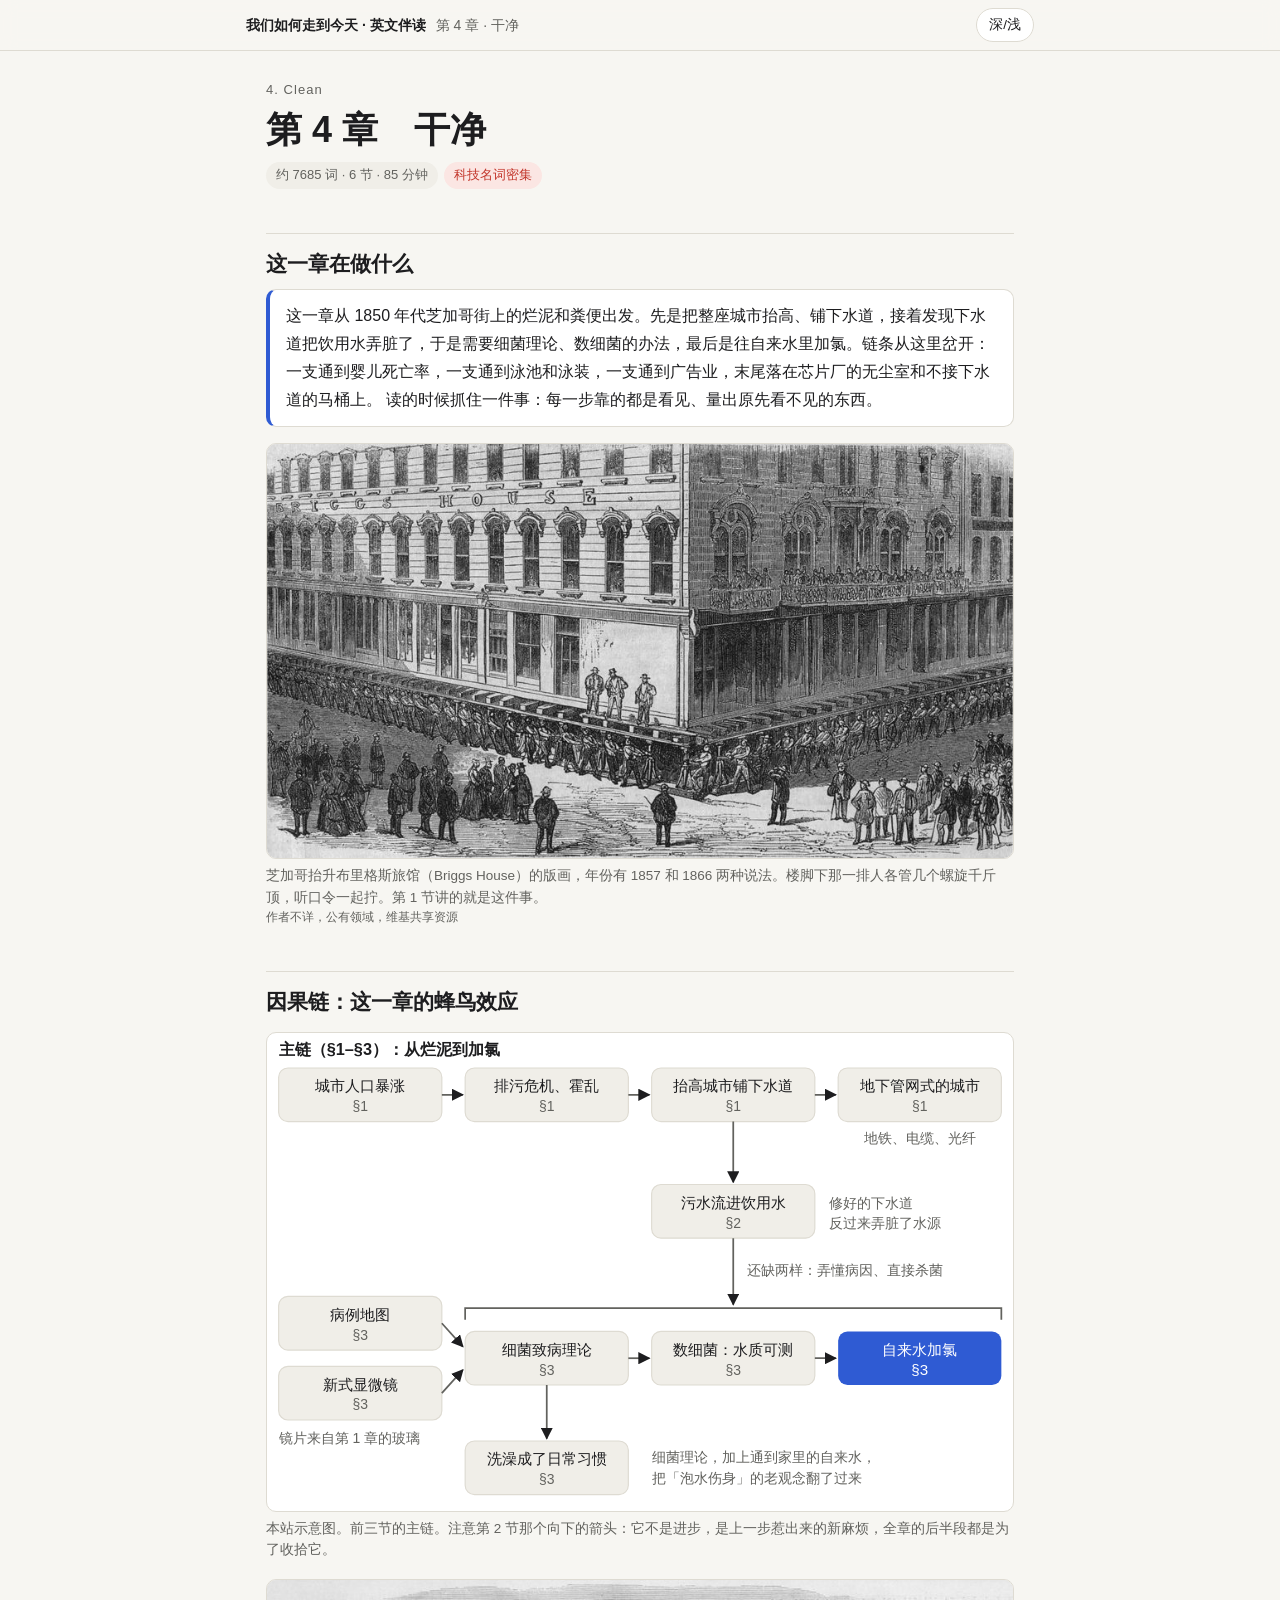
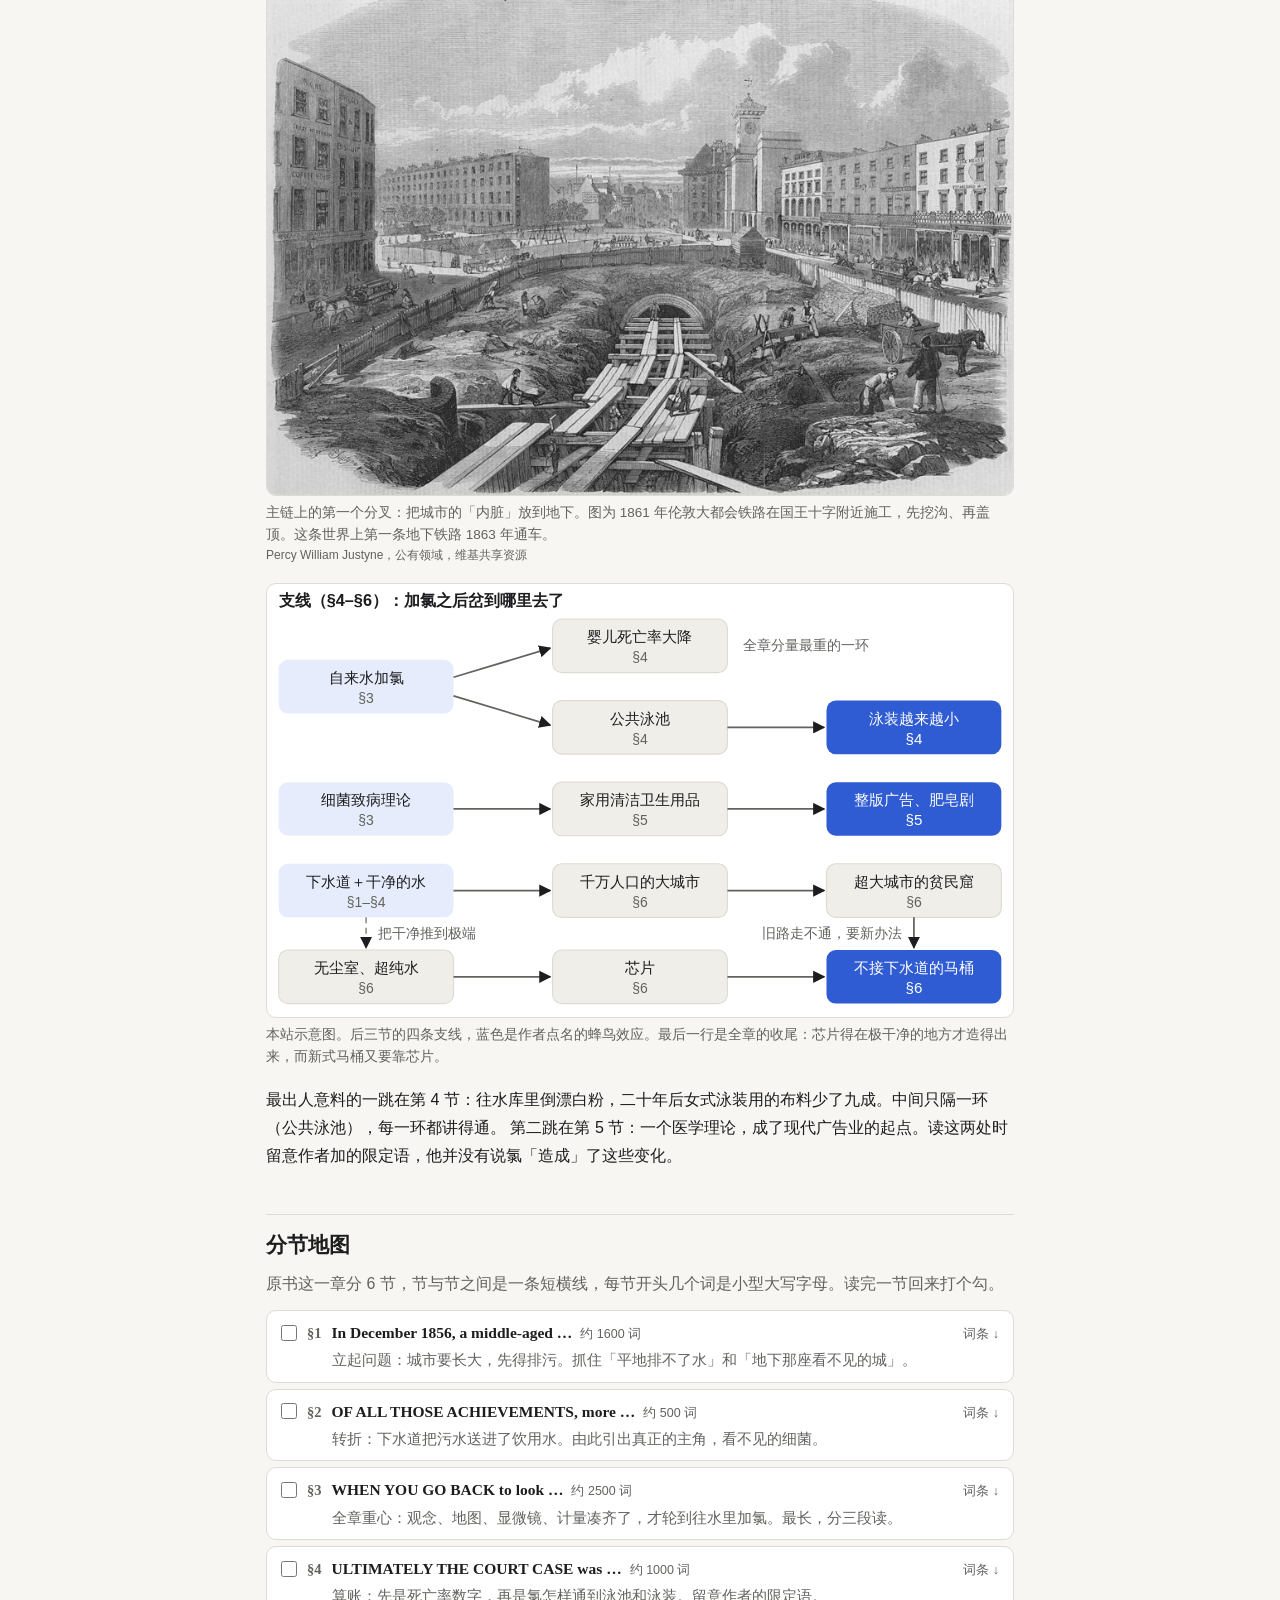
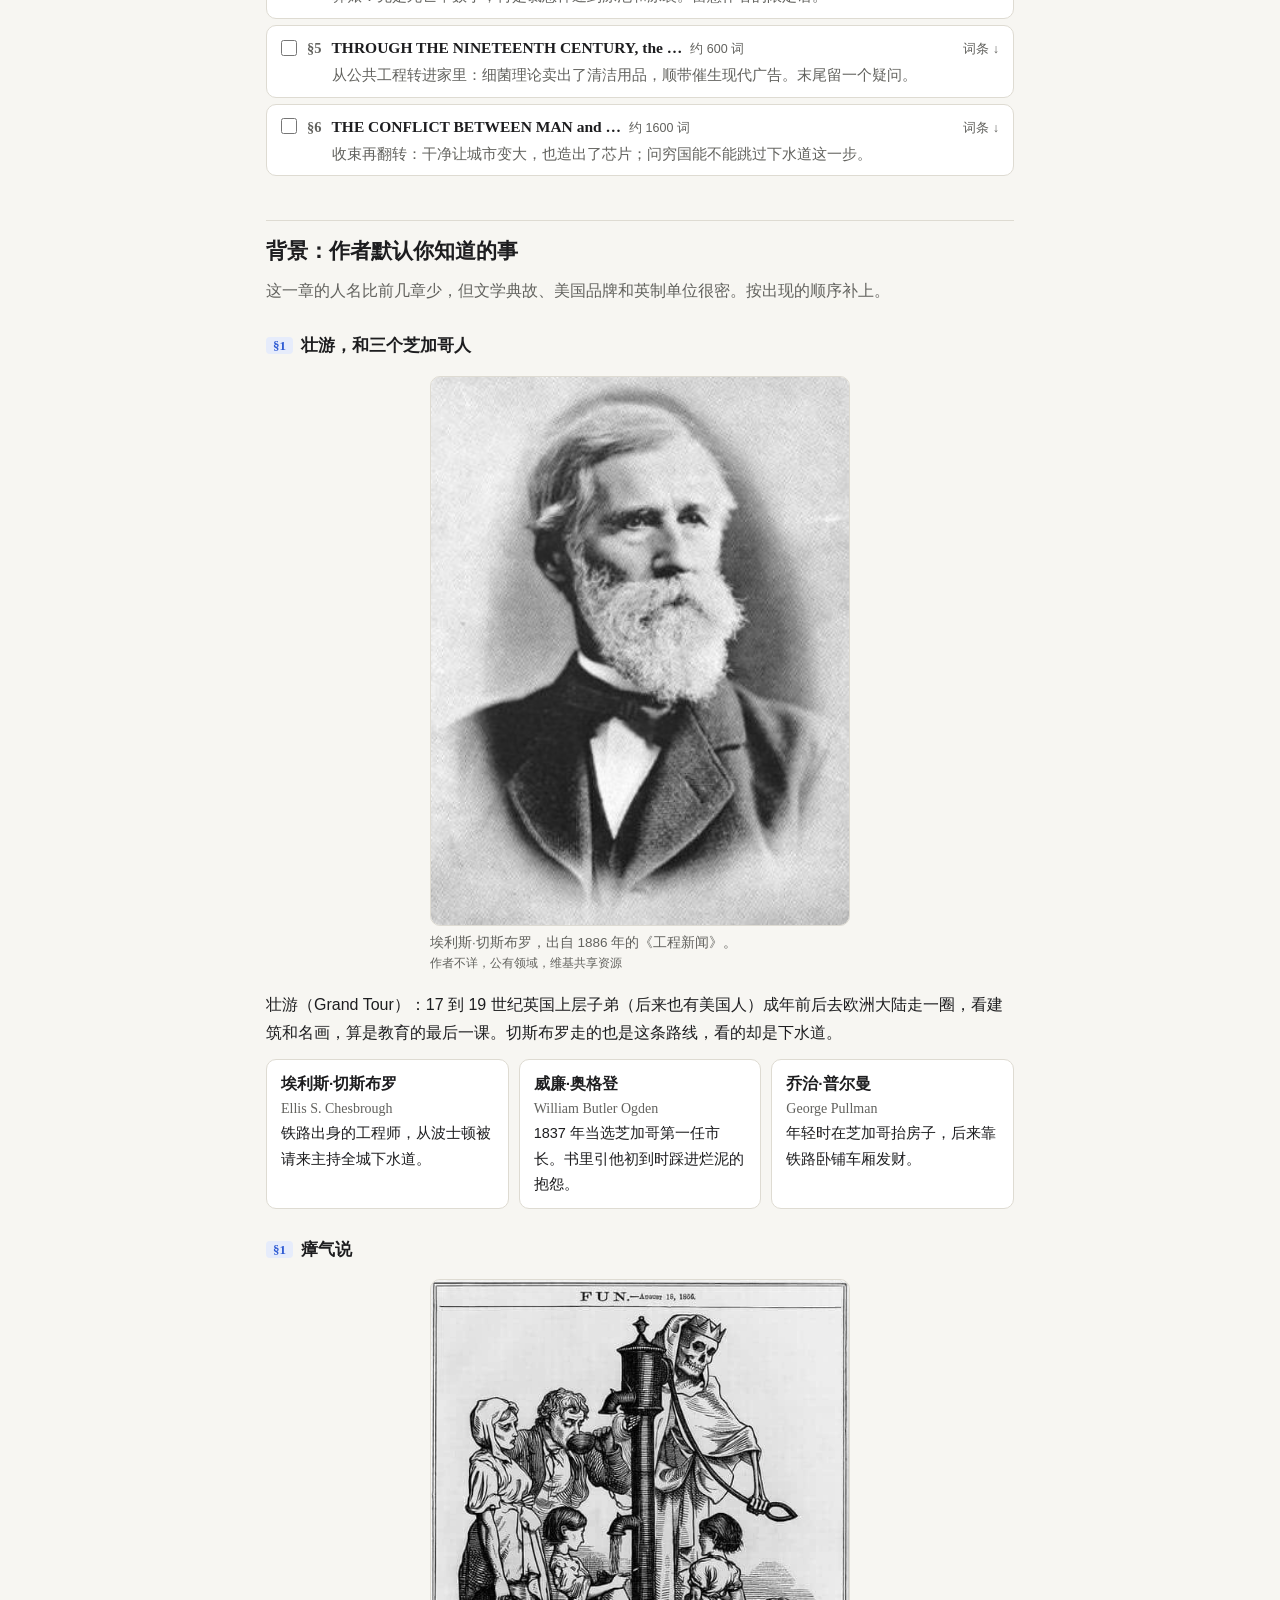
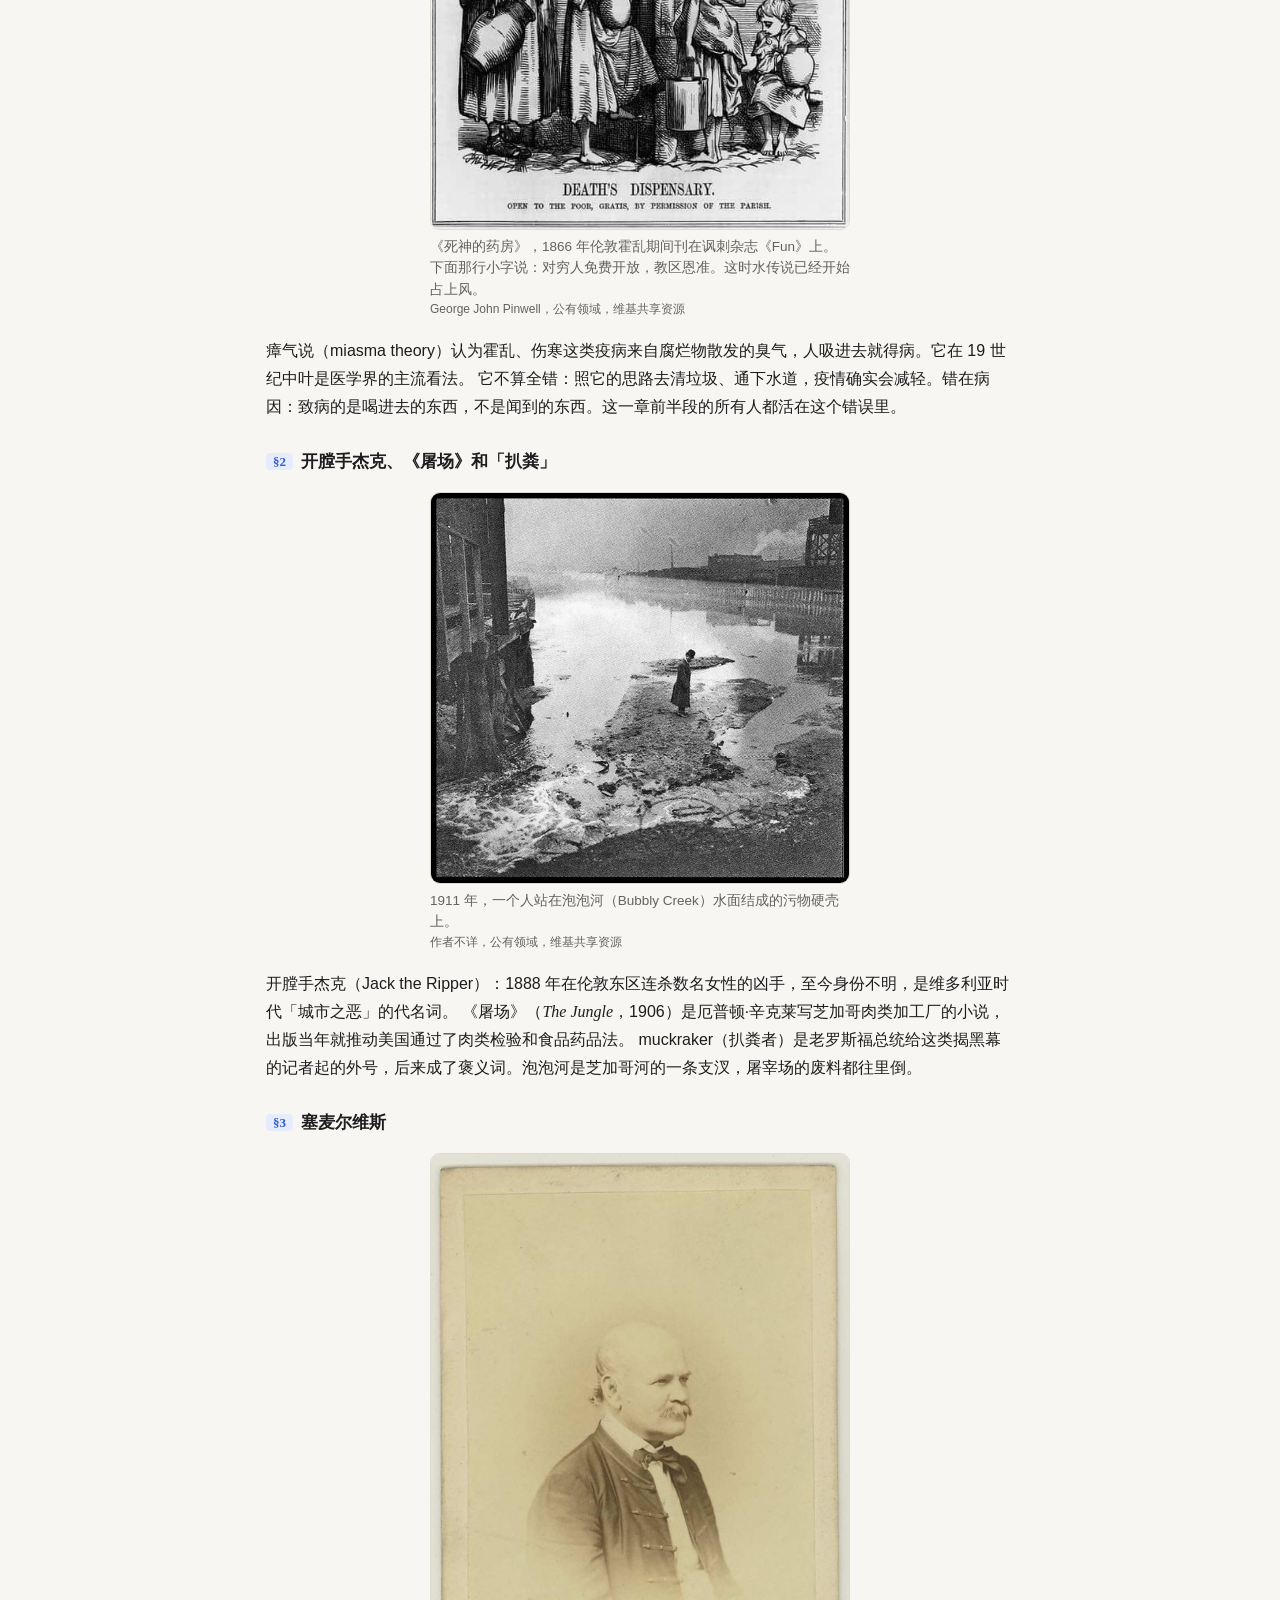
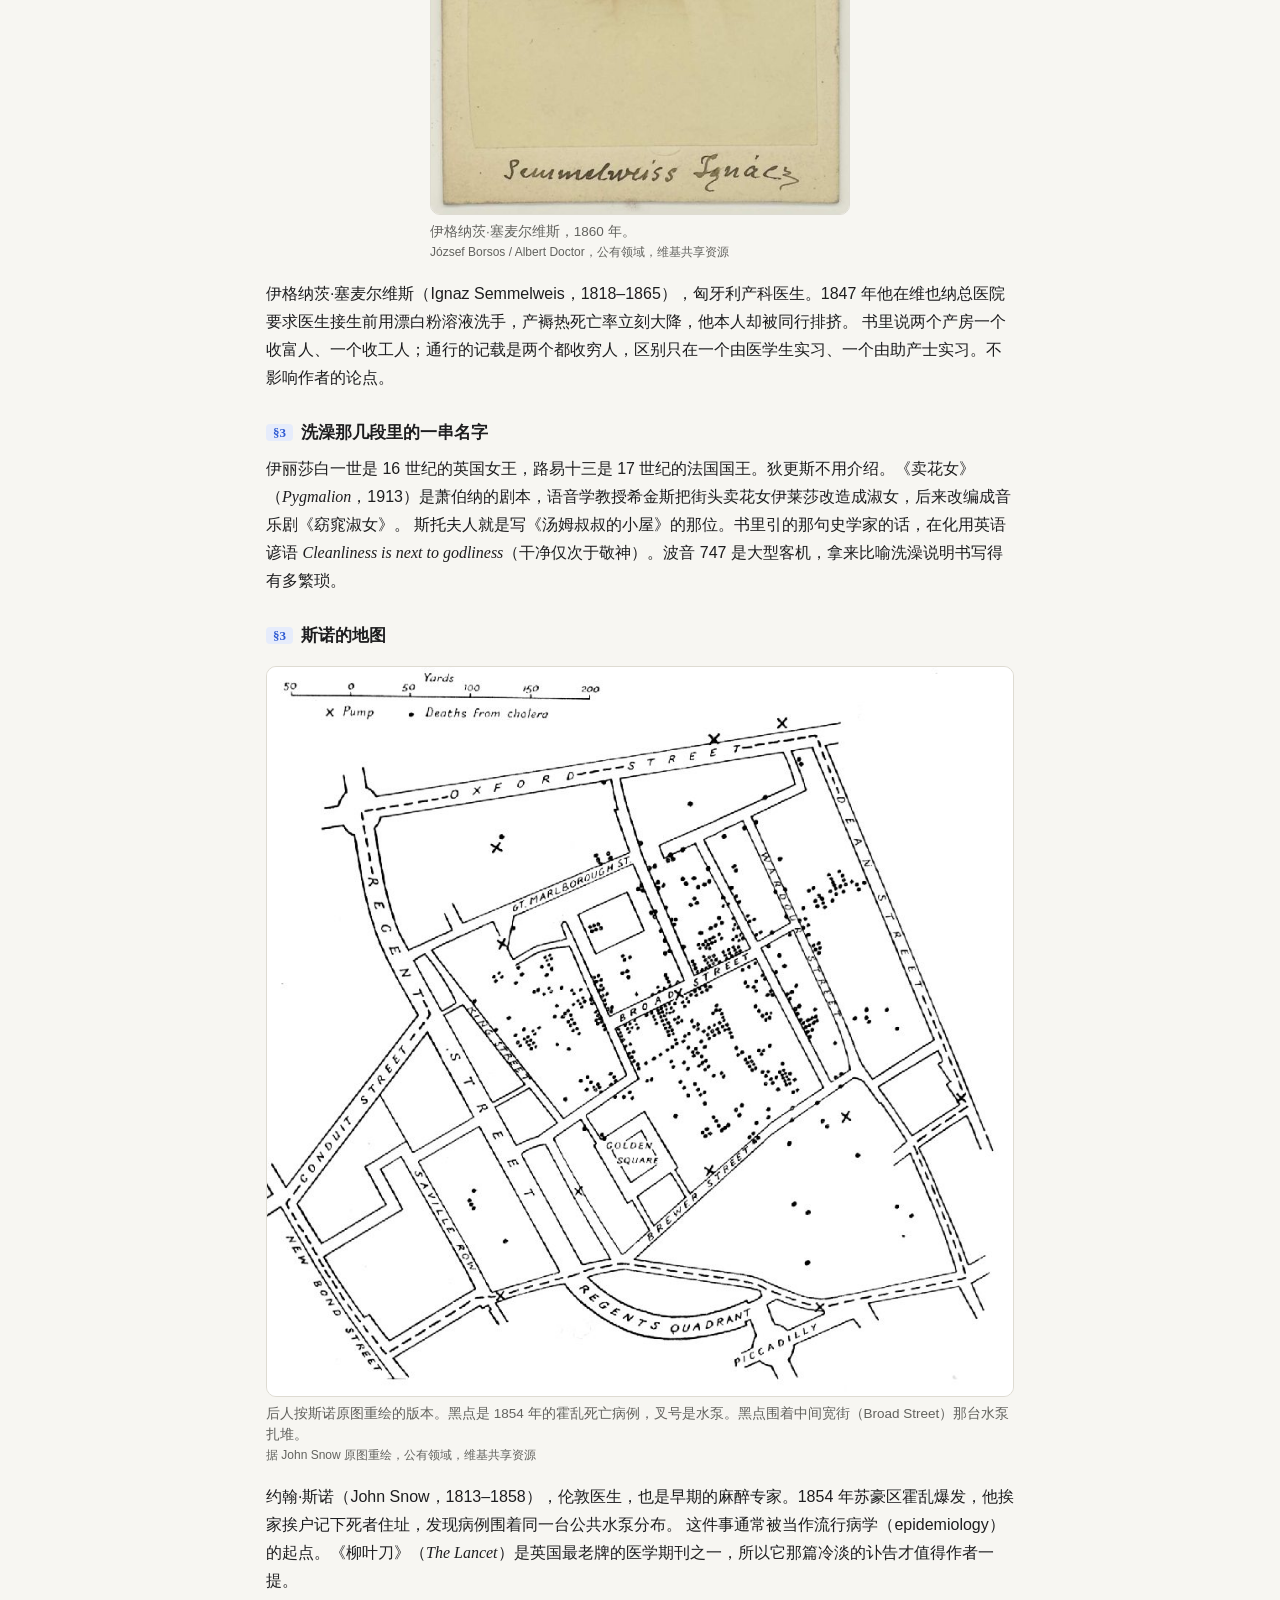
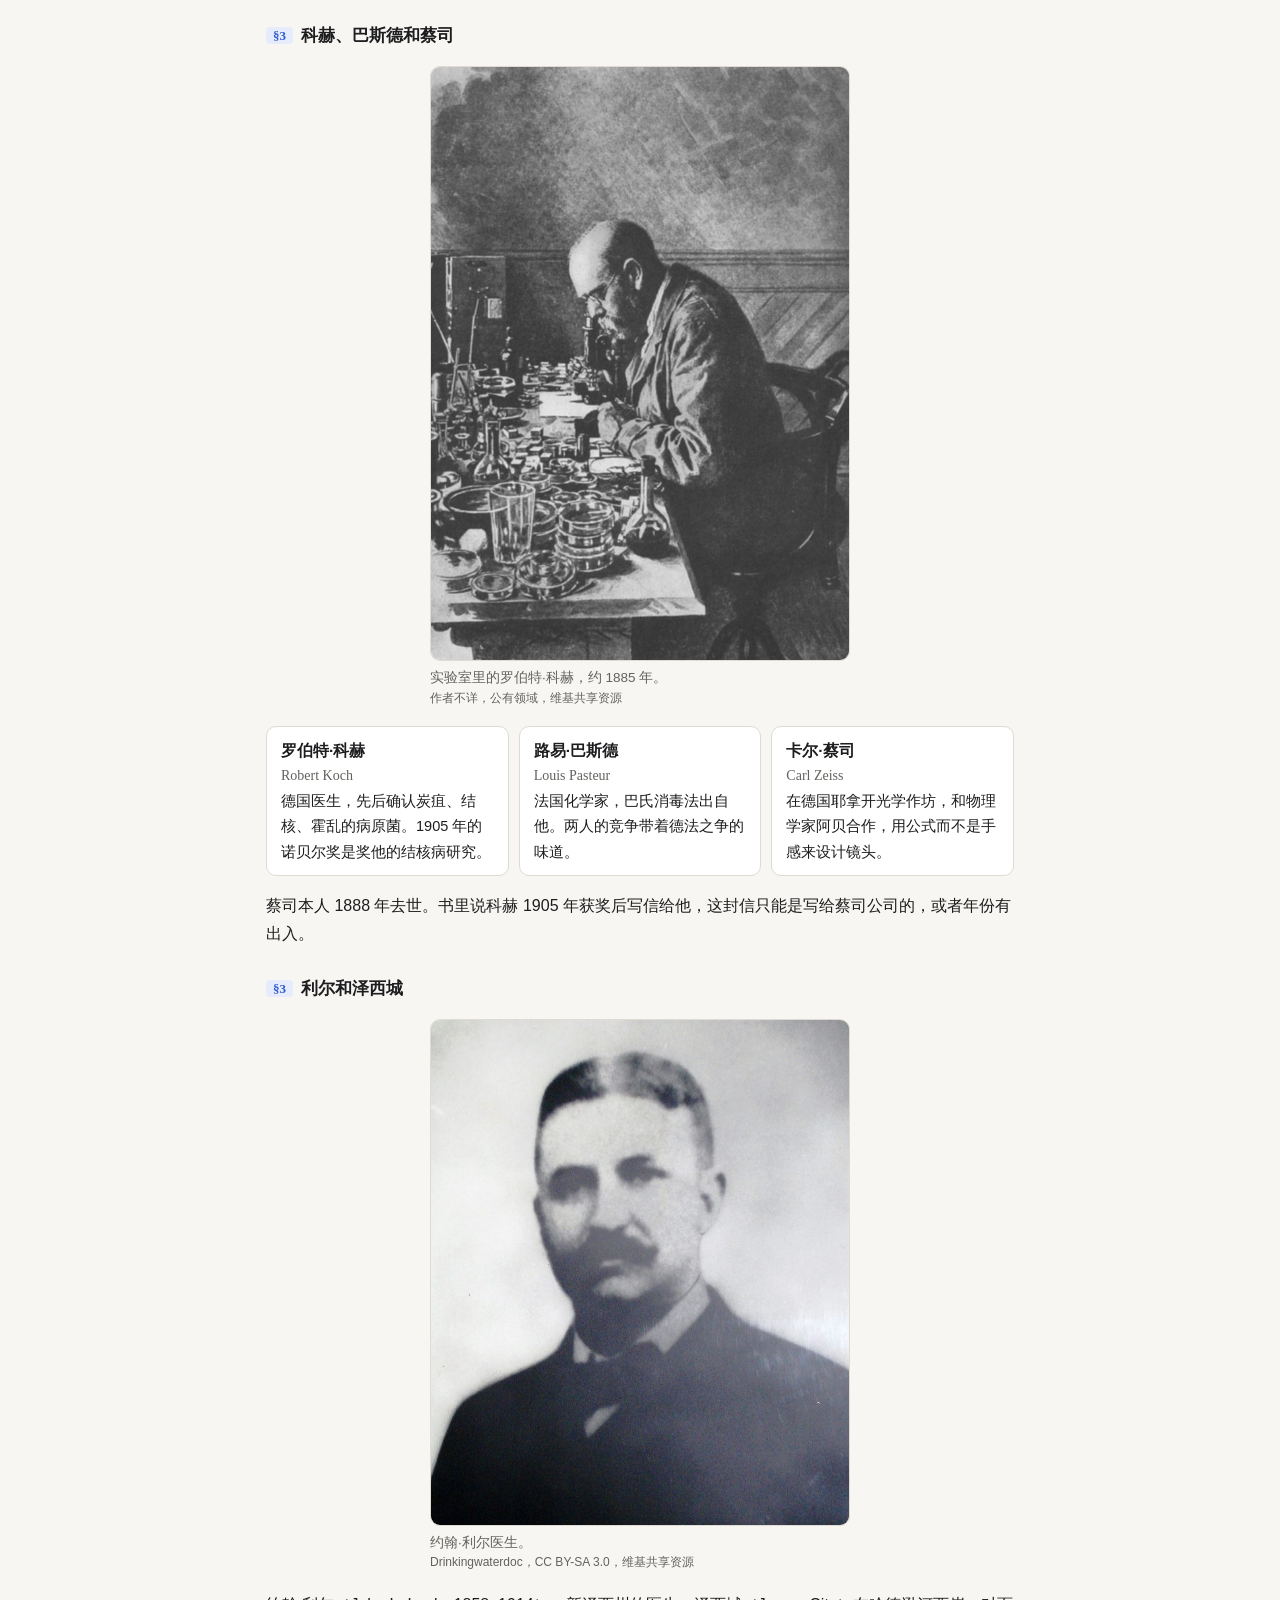
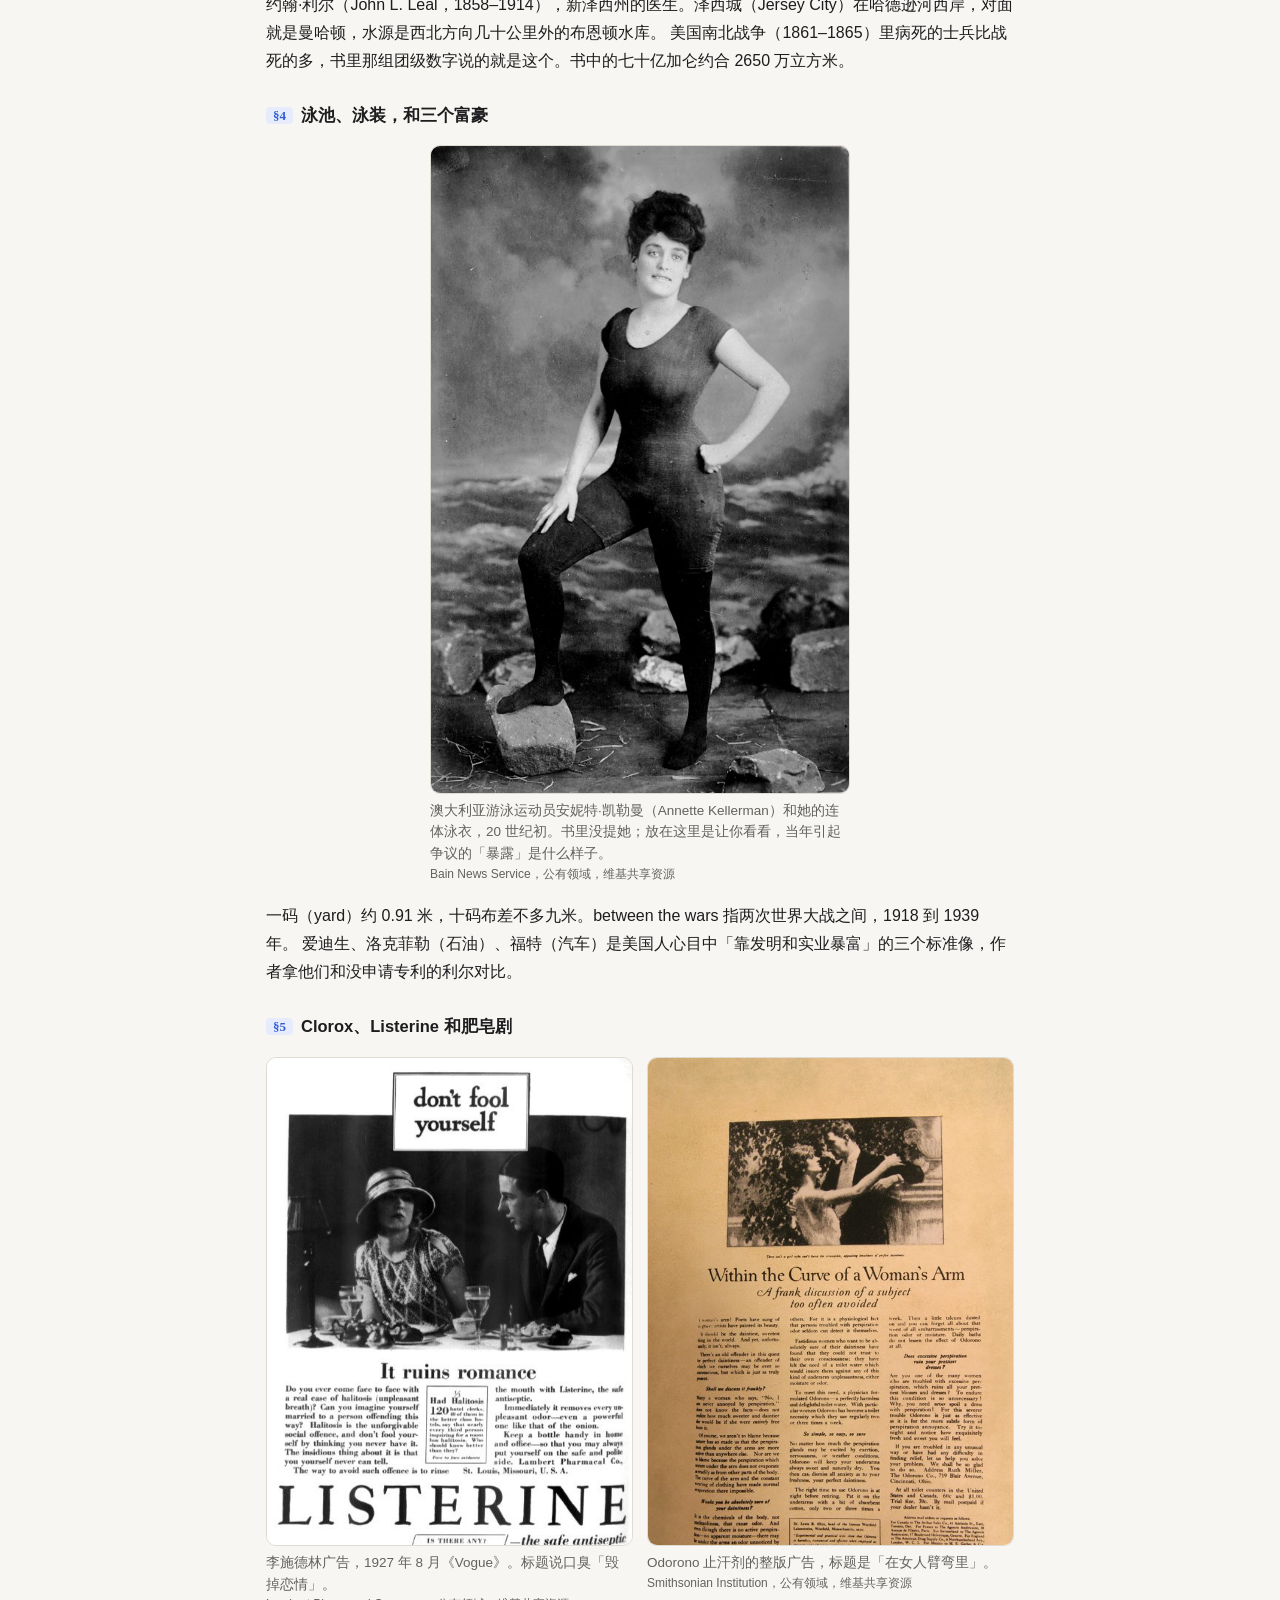
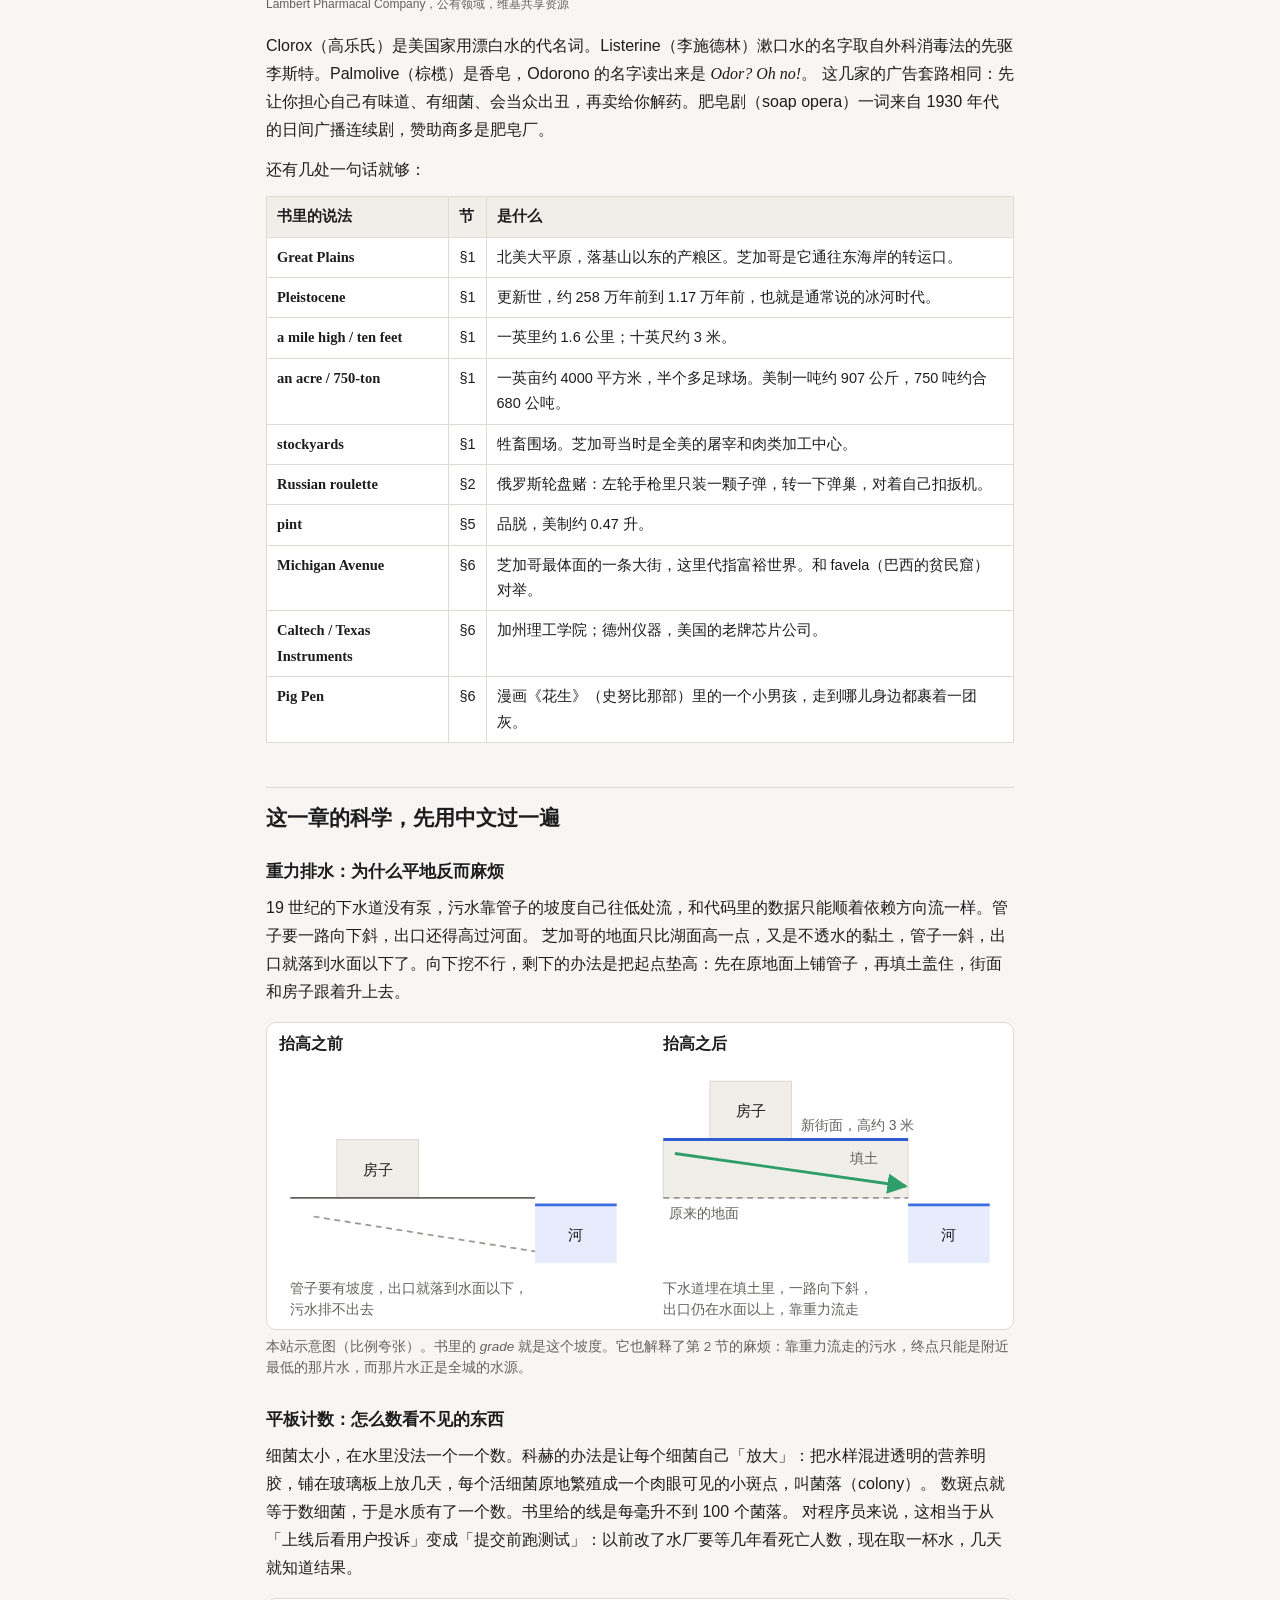
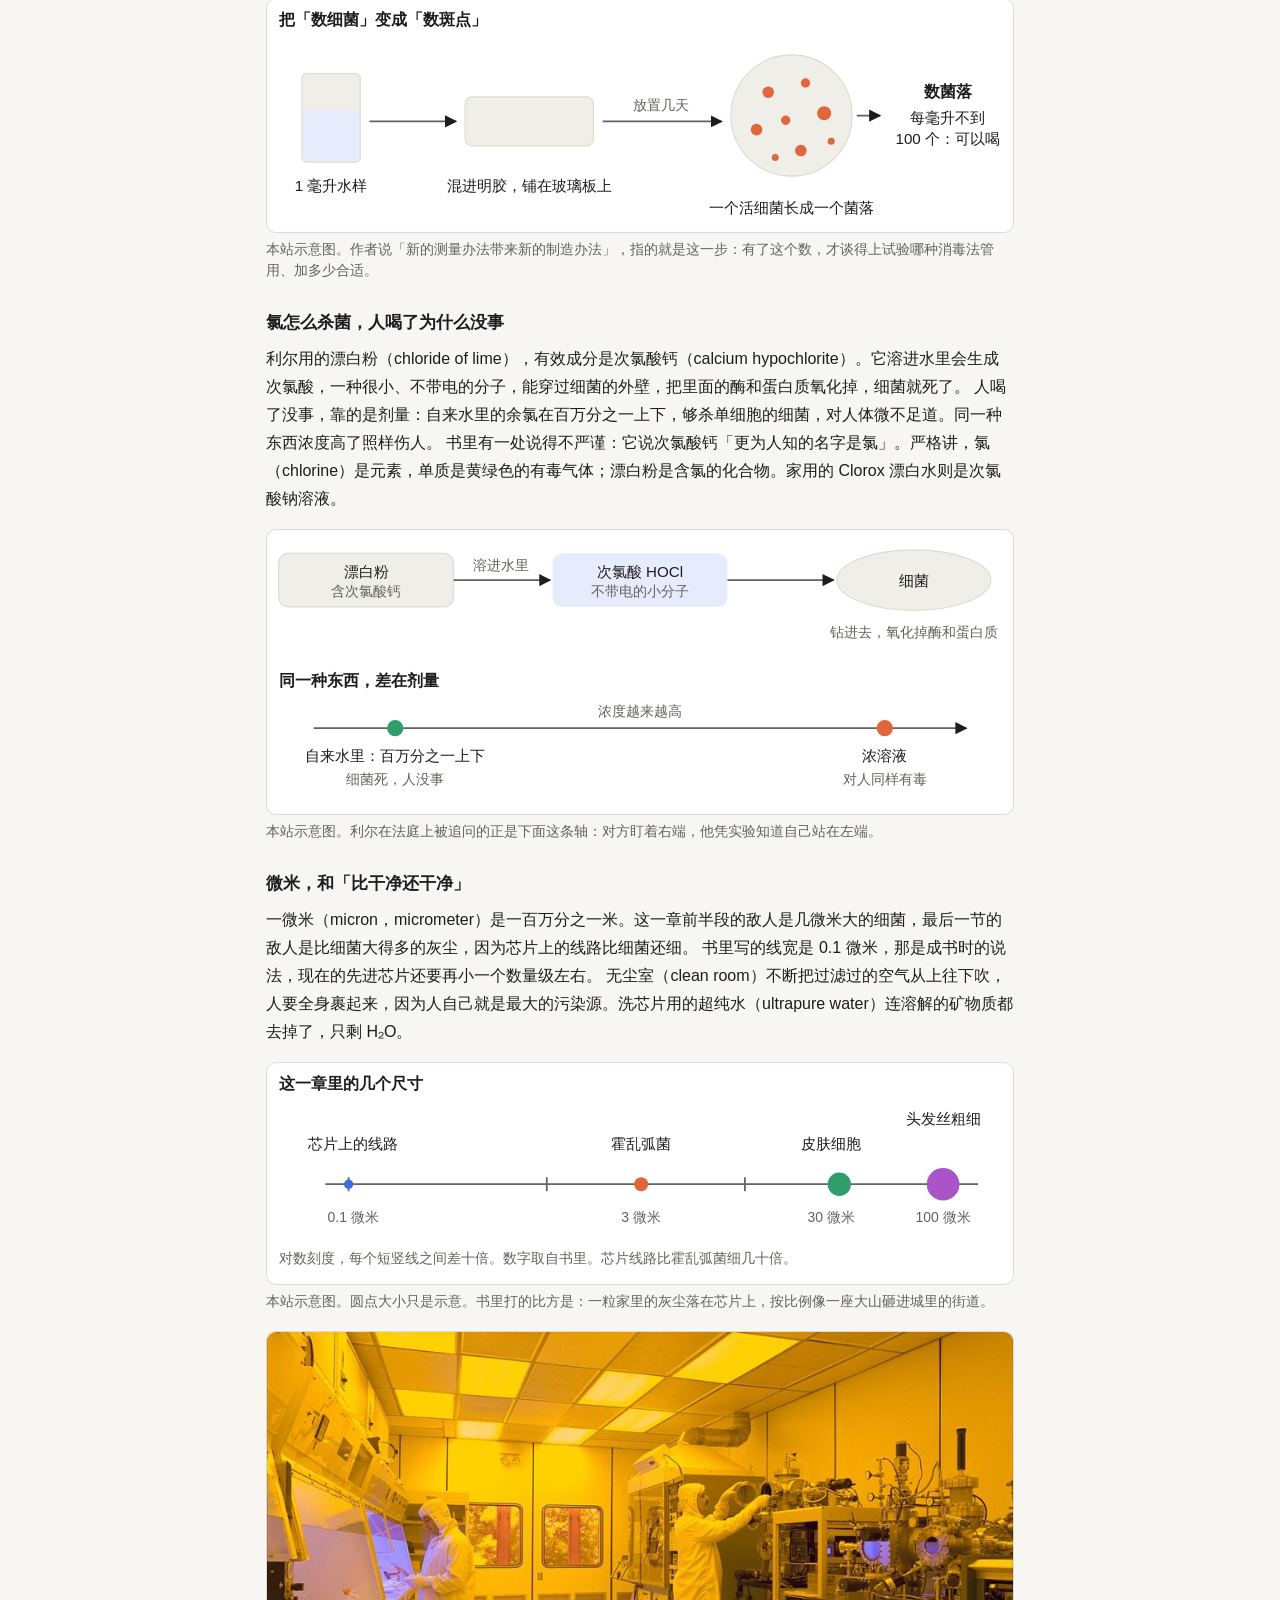
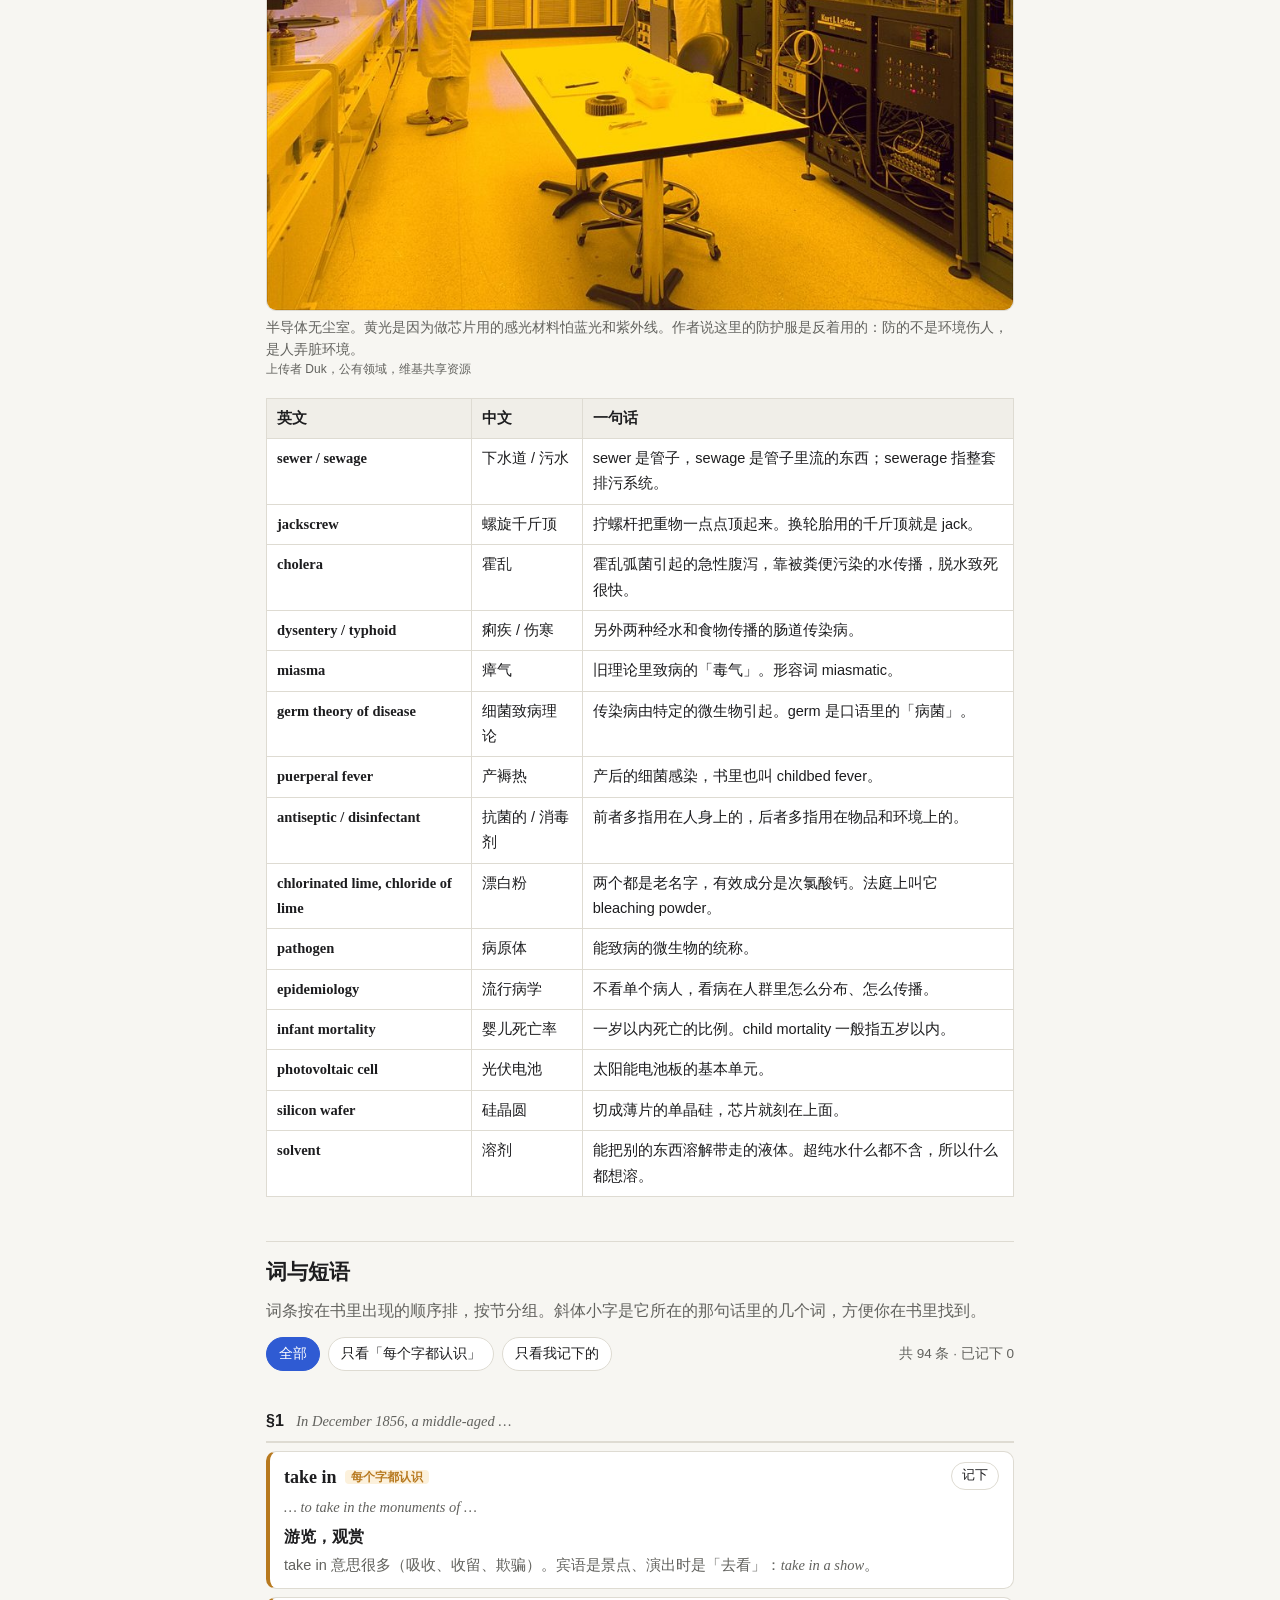
<file: chapters/04.html>
<!doctype html>
<html lang="zh-CN">
<head>
<meta charset="utf-8"><meta name="viewport" content="width=device-width, initial-scale=1">
<title>第 4 章 · 我们如何走到今天 英文伴读</title>
<link rel="stylesheet" href="../assets/style.css">
<script src="../assets/chapters.js"></script>
<script src="../assets/hw.js"></script>
</head>
<body data-chapter="4">
<main>

<h2>这一章在做什么</h2>
<div class="gist"><p>这一章从 1850 年代芝加哥街上的烂泥和粪便出发。先是把整座城市抬高、铺下水道，接着发现下水道把饮用水弄脏了，于是需要细菌理论、数细菌的办法，最后是往自来水里加氯。链条从这里岔开：一支通到婴儿死亡率，一支通到泳池和泳装，一支通到广告业，末尾落在芯片厂的无尘室和不接下水道的马桶上。
读的时候抓住一件事：每一步靠的都是看见、量出原先看不见的东西。</p></div>

<figure class="fig"><img src="../assets/img/04-briggs.jpg" alt="版画：一座五层的转角旅馆，底层外面围着一圈工人，楼下垫着成排的支撑，街上有人围观" loading="lazy">
<figcaption>芝加哥抬升布里格斯旅馆（Briggs House）的版画，年份有 1857 和 1866 两种说法。楼脚下那一排人各管几个螺旋千斤顶，听口令一起拧。第 1 节讲的就是这件事。
<span class="src">作者不详，公有领域，维基共享资源</span></figcaption></figure>

<h2>因果链：这一章的蜂鸟效应</h2>

<figure class="fig"><svg class="diagram" viewBox="0 0 640 410" role="img" aria-label="主链：城市人口暴涨，排污危机，抬高城市铺下水道，分叉到地下管网式的城市；下水道使污水流进饮用水；病例地图和新式显微镜汇成细菌致病理论，再到数细菌，再到自来水加氯；细菌理论另分出洗澡成为习惯">
<defs><marker id="c4a" viewBox="0 0 10 10" refX="9" refY="5" markerWidth="7" markerHeight="7" orient="auto"><path d="M0 0L10 5L0 10z" class="f-fg"/></marker></defs>
<text x="10" y="19" class="t-b">主链（§1–§3）：从烂泥到加氯</text>
<rect x="10" y="30" width="140" height="46" rx="8" class="box"/><text x="80" y="50" text-anchor="middle">城市人口暴涨</text><text x="80" y="67" text-anchor="middle" class="t-m">§1</text>
<rect x="170" y="30" width="140" height="46" rx="8" class="box"/><text x="240" y="50" text-anchor="middle">排污危机、霍乱</text><text x="240" y="67" text-anchor="middle" class="t-m">§1</text>
<rect x="330" y="30" width="140" height="46" rx="8" class="box"/><text x="400" y="50" text-anchor="middle">抬高城市铺下水道</text><text x="400" y="67" text-anchor="middle" class="t-m">§1</text>
<rect x="490" y="30" width="140" height="46" rx="8" class="box"/><text x="560" y="50" text-anchor="middle">地下管网式的城市</text><text x="560" y="67" text-anchor="middle" class="t-m">§1</text>
<text x="560" y="94" text-anchor="middle" class="t-m">地铁、电缆、光纤</text>
<path d="M150 53H168" class="ln" marker-end="url(#c4a)"/><path d="M310 53H328" class="ln" marker-end="url(#c4a)"/><path d="M470 53H488" class="ln" marker-end="url(#c4a)"/>

<rect x="330" y="130" width="140" height="46" rx="8" class="box"/><text x="400" y="150" text-anchor="middle">污水流进饮用水</text><text x="400" y="167" text-anchor="middle" class="t-m">§2</text>
<path d="M400 76V128" class="ln" marker-end="url(#c4a)"/>
<text x="482" y="150" class="t-m">修好的下水道</text><text x="482" y="167" class="t-m">反过来弄脏了水源</text>
<path d="M400 176V233" class="ln" marker-end="url(#c4a)"/>
<text x="412" y="208" class="t-m">还缺两样：弄懂病因、直接杀菌</text>
<path d="M170 246V236H630V246" class="ln"/>

<rect x="10" y="226" width="140" height="46" rx="8" class="box"/><text x="80" y="246" text-anchor="middle">病例地图</text><text x="80" y="263" text-anchor="middle" class="t-m">§3</text>
<rect x="10" y="286" width="140" height="46" rx="8" class="box"/><text x="80" y="306" text-anchor="middle">新式显微镜</text><text x="80" y="323" text-anchor="middle" class="t-m">§3</text>
<text x="10" y="352" class="t-m">镜片来自第 1 章的玻璃</text>
<rect x="170" y="256" width="140" height="46" rx="8" class="box"/><text x="240" y="276" text-anchor="middle">细菌致病理论</text><text x="240" y="293" text-anchor="middle" class="t-m">§3</text>
<rect x="330" y="256" width="140" height="46" rx="8" class="box"/><text x="400" y="276" text-anchor="middle">数细菌：水质可测</text><text x="400" y="293" text-anchor="middle" class="t-m">§3</text>
<rect x="490" y="256" width="140" height="46" rx="8" class="f-a"/><text x="560" y="276" text-anchor="middle" class="t-on">自来水加氯</text><text x="560" y="293" text-anchor="middle" class="t-on">§3</text>
<path d="M150 249L168 269" class="ln" marker-end="url(#c4a)"/><path d="M150 309L168 289" class="ln" marker-end="url(#c4a)"/>
<path d="M310 279H328" class="ln" marker-end="url(#c4a)"/><path d="M470 279H488" class="ln" marker-end="url(#c4a)"/>

<rect x="170" y="350" width="140" height="46" rx="8" class="box"/><text x="240" y="370" text-anchor="middle">洗澡成了日常习惯</text><text x="240" y="387" text-anchor="middle" class="t-m">§3</text>
<path d="M240 302V348" class="ln" marker-end="url(#c4a)"/>
<text x="330" y="368" class="t-m">细菌理论，加上通到家里的自来水，</text><text x="330" y="386" class="t-m">把「泡水伤身」的老观念翻了过来</text>
</svg>
<figcaption>本站示意图。前三节的主链。注意第 2 节那个向下的箭头：它不是进步，是上一步惹出来的新麻烦，全章的后半段都是为了收拾它。</figcaption></figure>

<figure class="fig"><img src="../assets/img/04-metropolitan.jpg" alt="版画：城市街道被挖开一条又宽又深的大沟，沟里有工人、木架和一段已经砌好的砖拱隧道口" loading="lazy">
<figcaption>主链上的第一个分叉：把城市的「内脏」放到地下。图为 1861 年伦敦大都会铁路在国王十字附近施工，先挖沟、再盖顶。这条世界上第一条地下铁路 1863 年通车。
<span class="src">Percy William Justyne，公有领域，维基共享资源</span></figcaption></figure>

<figure class="fig"><svg class="diagram" viewBox="0 0 640 372" role="img" aria-label="支线：自来水加氯通向婴儿死亡率大降，也通向公共泳池再到泳装变小；细菌致病理论通向家用清洁卫生用品再到整版广告和肥皂剧；下水道加干净的水通向千万人口的大城市再到超大城市的贫民窟；无尘室和超纯水通向芯片，芯片和贫民窟的需求一起通向不接下水道的马桶">
<defs><marker id="c4b" viewBox="0 0 10 10" refX="9" refY="5" markerWidth="7" markerHeight="7" orient="auto"><path d="M0 0L10 5L0 10z" class="f-fg"/></marker></defs>
<text x="10" y="19" class="t-b">支线（§4–§6）：加氯之后岔到哪里去了</text>
<rect x="10" y="65" width="150" height="46" rx="8" class="f-soft"/><text x="85" y="85" text-anchor="middle">自来水加氯</text><text x="85" y="102" text-anchor="middle" class="t-m">§3</text>
<rect x="245" y="30" width="150" height="46" rx="8" class="box"/><text x="320" y="50" text-anchor="middle">婴儿死亡率大降</text><text x="320" y="67" text-anchor="middle" class="t-m">§4</text>
<text x="408" y="57" class="t-m">全章分量最重的一环</text>
<rect x="245" y="100" width="150" height="46" rx="8" class="box"/><text x="320" y="120" text-anchor="middle">公共泳池</text><text x="320" y="137" text-anchor="middle" class="t-m">§4</text>
<rect x="480" y="100" width="150" height="46" rx="8" class="f-a"/><text x="555" y="120" text-anchor="middle" class="t-on">泳装越来越小</text><text x="555" y="137" text-anchor="middle" class="t-on">§4</text>
<path d="M160 80L243 55" class="ln" marker-end="url(#c4b)"/><path d="M160 96L243 121" class="ln" marker-end="url(#c4b)"/><path d="M395 123H478" class="ln" marker-end="url(#c4b)"/>

<rect x="10" y="170" width="150" height="46" rx="8" class="f-soft"/><text x="85" y="190" text-anchor="middle">细菌致病理论</text><text x="85" y="207" text-anchor="middle" class="t-m">§3</text>
<rect x="245" y="170" width="150" height="46" rx="8" class="box"/><text x="320" y="190" text-anchor="middle">家用清洁卫生用品</text><text x="320" y="207" text-anchor="middle" class="t-m">§5</text>
<rect x="480" y="170" width="150" height="46" rx="8" class="f-a"/><text x="555" y="190" text-anchor="middle" class="t-on">整版广告、肥皂剧</text><text x="555" y="207" text-anchor="middle" class="t-on">§5</text>
<path d="M160 193H243" class="ln" marker-end="url(#c4b)"/><path d="M395 193H478" class="ln" marker-end="url(#c4b)"/>

<rect x="10" y="240" width="150" height="46" rx="8" class="f-soft"/><text x="85" y="260" text-anchor="middle">下水道＋干净的水</text><text x="85" y="277" text-anchor="middle" class="t-m">§1–§4</text>
<rect x="245" y="240" width="150" height="46" rx="8" class="box"/><text x="320" y="260" text-anchor="middle">千万人口的大城市</text><text x="320" y="277" text-anchor="middle" class="t-m">§6</text>
<rect x="480" y="240" width="150" height="46" rx="8" class="box"/><text x="555" y="260" text-anchor="middle">超大城市的贫民窟</text><text x="555" y="277" text-anchor="middle" class="t-m">§6</text>
<path d="M160 263H243" class="ln" marker-end="url(#c4b)"/><path d="M395 263H478" class="ln" marker-end="url(#c4b)"/>

<rect x="10" y="314" width="150" height="46" rx="8" class="box"/><text x="85" y="334" text-anchor="middle">无尘室、超纯水</text><text x="85" y="351" text-anchor="middle" class="t-m">§6</text>
<rect x="245" y="314" width="150" height="46" rx="8" class="box"/><text x="320" y="334" text-anchor="middle">芯片</text><text x="320" y="351" text-anchor="middle" class="t-m">§6</text>
<rect x="480" y="314" width="150" height="46" rx="8" class="f-a"/><text x="555" y="334" text-anchor="middle" class="t-on">不接下水道的马桶</text><text x="555" y="351" text-anchor="middle" class="t-on">§6</text>
<path d="M85 286V312" class="ln-d" marker-end="url(#c4b)"/><text x="95" y="304" class="t-m">把干净推到极端</text>
<path d="M160 337H243" class="ln" marker-end="url(#c4b)"/><path d="M395 337H478" class="ln" marker-end="url(#c4b)"/>
<path d="M555 286V312" class="ln" marker-end="url(#c4b)"/><text x="545" y="304" text-anchor="end" class="t-m">旧路走不通，要新办法</text>
</svg>
<figcaption>本站示意图。后三节的四条支线，蓝色是作者点名的蜂鸟效应。最后一行是全章的收尾：芯片得在极干净的地方才造得出来，而新式马桶又要靠芯片。</figcaption></figure>

<p>最出人意料的一跳在第 4 节：往水库里倒漂白粉，二十年后女式泳装用的布料少了九成。中间只隔一环（公共泳池），每一环都讲得通。
第二跳在第 5 节：一个医学理论，成了现代广告业的起点。读这两处时留意作者加的限定语，他并没有说氯「造成」了这些变化。</p>

<h2>分节地图</h2>
<p class="lede">原书这一章分 6 节，节与节之间是一条短横线，每节开头几个词是小型大写字母。读完一节回来打个勾。</p>
<ol class="secmap">
  <li data-sec="1"><b>In December 1856, a middle-aged …<span class="w">约 1600 词</span></b><span class="what">立起问题：城市要长大，先得排污。抓住「平地排不了水」和「地下那座看不见的城」。</span></li>
  <li data-sec="2"><b>OF ALL THOSE ACHIEVEMENTS, more …<span class="w">约 500 词</span></b><span class="what">转折：下水道把污水送进了饮用水。由此引出真正的主角，看不见的细菌。</span></li>
  <li data-sec="3"><b>WHEN YOU GO BACK to look …<span class="w">约 2500 词</span></b><span class="what">全章重心：观念、地图、显微镜、计量凑齐了，才轮到往水里加氯。最长，分三段读。</span></li>
  <li data-sec="4"><b>ULTIMATELY THE COURT CASE was …<span class="w">约 1000 词</span></b><span class="what">算账：先是死亡率数字，再是氯怎样通到泳池和泳装。留意作者的限定语。</span></li>
  <li data-sec="5"><b>THROUGH THE NINETEENTH CENTURY, the …<span class="w">约 600 词</span></b><span class="what">从公共工程转进家里：细菌理论卖出了清洁用品，顺带催生现代广告。末尾留一个疑问。</span></li>
  <li data-sec="6"><b>THE CONFLICT BETWEEN MAN and …<span class="w">约 1600 词</span></b><span class="what">收束再翻转：干净让城市变大，也造出了芯片；问穷国能不能跳过下水道这一步。</span></li>
</ol>

<h2>背景：作者默认你知道的事</h2>
<p class="lede">这一章的人名比前几章少，但文学典故、美国品牌和英制单位很密。按出现的顺序补上。</p>

<h3><span class="sec">§1</span>壮游，和三个芝加哥人</h3>
<figure class="fig narrow"><img src="../assets/img/04-chesbrough.jpg" alt="黑白肖像：一位白发、留着浓密白胡须的老人，穿深色外套，打领结" loading="lazy">
<figcaption>埃利斯·切斯布罗，出自 1886 年的《工程新闻》。
<span class="src">作者不详，公有领域，维基共享资源</span></figcaption></figure>
<p>壮游（Grand Tour）：17 到 19 世纪英国上层子弟（后来也有美国人）成年前后去欧洲大陆走一圈，看建筑和名画，算是教育的最后一课。切斯布罗走的也是这条路线，看的却是下水道。</p>
<div class="who">
  <div><b>埃利斯·切斯布罗</b><span class="en">Ellis S. Chesbrough</span>铁路出身的工程师，从波士顿被请来主持全城下水道。</div>
  <div><b>威廉·奥格登</b><span class="en">William Butler Ogden</span>1837 年当选芝加哥第一任市长。书里引他初到时踩进烂泥的抱怨。</div>
  <div><b>乔治·普尔曼</b><span class="en">George Pullman</span>年轻时在芝加哥抬房子，后来靠铁路卧铺车厢发财。</div>
</div>

<h3><span class="sec">§1</span>瘴气说</h3>
<figure class="fig narrow"><img src="../assets/img/04-dispensary.jpg" alt="讽刺画：一具戴王冠的骷髅在街头水泵旁压水，妇女和孩子端着水罐排队接水，画下方写着 Death’s Dispensary" loading="lazy">
<figcaption>《死神的药房》，1866 年伦敦霍乱期间刊在讽刺杂志《Fun》上。下面那行小字说：对穷人免费开放，教区恩准。这时水传说已经开始占上风。
<span class="src">George John Pinwell，公有领域，维基共享资源</span></figcaption></figure>
<p>瘴气说（miasma theory）认为霍乱、伤寒这类疫病来自腐烂物散发的臭气，人吸进去就得病。它在 19 世纪中叶是医学界的主流看法。
它不算全错：照它的思路去清垃圾、通下水道，疫情确实会减轻。错在病因：致病的是喝进去的东西，不是闻到的东西。这一章前半段的所有人都活在这个错误里。</p>

<h3><span class="sec">§2</span>开膛手杰克、《屠场》和「扒粪」</h3>
<figure class="fig narrow"><img src="../assets/img/04-bubbly.jpg" alt="黑白照片：一条河汊的水面结了一层厚厚的硬壳，一个穿长外套的人站在硬壳上，背景是厂房和冒烟的烟囱" loading="lazy">
<figcaption>1911 年，一个人站在泡泡河（Bubbly Creek）水面结成的污物硬壳上。
<span class="src">作者不详，公有领域，维基共享资源</span></figcaption></figure>
<p>开膛手杰克（Jack the Ripper）：1888 年在伦敦东区连杀数名女性的凶手，至今身份不明，是维多利亚时代「城市之恶」的代名词。
《屠场》（<i>The Jungle</i>，1906）是厄普顿·辛克莱写芝加哥肉类加工厂的小说，出版当年就推动美国通过了肉类检验和食品药品法。
muckraker（扒粪者）是老罗斯福总统给这类揭黑幕的记者起的外号，后来成了褒义词。泡泡河是芝加哥河的一条支汊，屠宰场的废料都往里倒。</p>

<h3><span class="sec">§3</span>塞麦尔维斯</h3>
<figure class="fig narrow"><img src="../assets/img/04-semmelweis.jpg" alt="泛黄的老照片：一位秃顶、留着八字胡的中年男子侧身站着，穿带盘扣的深色上衣，照片下方有手写签名" loading="lazy">
<figcaption>伊格纳茨·塞麦尔维斯，1860 年。
<span class="src">József Borsos / Albert Doctor，公有领域，维基共享资源</span></figcaption></figure>
<p>伊格纳茨·塞麦尔维斯（Ignaz Semmelweis，1818–1865），匈牙利产科医生。1847 年他在维也纳总医院要求医生接生前用漂白粉溶液洗手，产褥热死亡率立刻大降，他本人却被同行排挤。
书里说两个产房一个收富人、一个收工人；通行的记载是两个都收穷人，区别只在一个由医学生实习、一个由助产士实习。不影响作者的论点。</p>

<h3><span class="sec">§3</span>洗澡那几段里的一串名字</h3>
<p>伊丽莎白一世是 16 世纪的英国女王，路易十三是 17 世纪的法国国王。狄更斯不用介绍。《卖花女》（<i>Pygmalion</i>，1913）是萧伯纳的剧本，语音学教授希金斯把街头卖花女伊莱莎改造成淑女，后来改编成音乐剧《窈窕淑女》。
斯托夫人就是写《汤姆叔叔的小屋》的那位。书里引的那句史学家的话，在化用英语谚语 <i>Cleanliness is next to godliness</i>（干净仅次于敬神）。波音 747 是大型客机，拿来比喻洗澡说明书写得有多繁琐。</p>

<h3><span class="sec">§3</span>斯诺的地图</h3>
<figure class="fig"><img src="../assets/img/04-snowmap.jpg" alt="一张伦敦苏豪区的街道图，黑点密集地聚在中间一条街周围，图上用叉号标出几处水泵" loading="lazy">
<figcaption>后人按斯诺原图重绘的版本。黑点是 1854 年的霍乱死亡病例，叉号是水泵。黑点围着中间宽街（Broad Street）那台水泵扎堆。
<span class="src">据 John Snow 原图重绘，公有领域，维基共享资源</span></figcaption></figure>
<p>约翰·斯诺（John Snow，1813–1858），伦敦医生，也是早期的麻醉专家。1854 年苏豪区霍乱爆发，他挨家挨户记下死者住址，发现病例围着同一台公共水泵分布。
这件事通常被当作流行病学（epidemiology）的起点。《柳叶刀》（<i>The Lancet</i>）是英国最老牌的医学期刊之一，所以它那篇冷淡的讣告才值得作者一提。</p>

<h3><span class="sec">§3</span>科赫、巴斯德和蔡司</h3>
<figure class="fig narrow"><img src="../assets/img/04-koch.jpg" alt="黑白图片：一位戴眼镜、留络腮胡的男子坐在摆满玻璃器皿的实验桌前，俯身看显微镜" loading="lazy">
<figcaption>实验室里的罗伯特·科赫，约 1885 年。
<span class="src">作者不详，公有领域，维基共享资源</span></figcaption></figure>
<div class="who">
  <div><b>罗伯特·科赫</b><span class="en">Robert Koch</span>德国医生，先后确认炭疽、结核、霍乱的病原菌。1905 年的诺贝尔奖是奖他的结核病研究。</div>
  <div><b>路易·巴斯德</b><span class="en">Louis Pasteur</span>法国化学家，巴氏消毒法出自他。两人的竞争带着德法之争的味道。</div>
  <div><b>卡尔·蔡司</b><span class="en">Carl Zeiss</span>在德国耶拿开光学作坊，和物理学家阿贝合作，用公式而不是手感来设计镜头。</div>
</div>
<p>蔡司本人 1888 年去世。书里说科赫 1905 年获奖后写信给他，这封信只能是写给蔡司公司的，或者年份有出入。</p>

<h3><span class="sec">§3</span>利尔和泽西城</h3>
<figure class="fig narrow"><img src="../assets/img/04-leal.jpg" alt="翻拍的黑白肖像：一位中分短发、留浓密八字胡的中年男子，穿深色西装" loading="lazy">
<figcaption>约翰·利尔医生。
<span class="src">Drinkingwaterdoc，CC BY-SA 3.0，维基共享资源</span></figcaption></figure>
<p>约翰·利尔（John L. Leal，1858–1914），新泽西州的医生。泽西城（Jersey City）在哈德逊河西岸，对面就是曼哈顿，水源是西北方向几十公里外的布恩顿水库。
美国南北战争（1861–1865）里病死的士兵比战死的多，书里那组团级数字说的就是这个。书中的七十亿加仑约合 2650 万立方米。</p>

<h3><span class="sec">§4</span>泳池、泳装，和三个富豪</h3>
<figure class="fig narrow"><img src="../assets/img/04-kellerman.jpg" alt="黑白棚拍照：一位女子穿深色连体泳衣，裤腿连着长袜一直包到脚，一只脚踩在石头上，双手叉腰" loading="lazy">
<figcaption>澳大利亚游泳运动员安妮特·凯勒曼（Annette Kellerman）和她的连体泳衣，20 世纪初。书里没提她；放在这里是让你看看，当年引起争议的「暴露」是什么样子。
<span class="src">Bain News Service，公有领域，维基共享资源</span></figcaption></figure>
<p>一码（yard）约 0.91 米，十码布差不多九米。between the wars 指两次世界大战之间，1918 到 1939 年。
爱迪生、洛克菲勒（石油）、福特（汽车）是美国人心目中「靠发明和实业暴富」的三个标准像，作者拿他们和没申请专利的利尔对比。</p>

<h3><span class="sec">§5</span>Clorox、Listerine 和肥皂剧</h3>
<div class="pair crop">
<figure class="fig"><img src="../assets/img/04-listerine.jpg" alt="旧杂志广告：上半是一对男女在餐桌旁的照片，标题 It ruins romance，下方是大字 LISTERINE" loading="lazy">
<figcaption>李施德林广告，1927 年 8 月《Vogue》。标题说口臭「毁掉恋情」。
<span class="src">Lambert Pharmacal Company，公有领域，维基共享资源</span></figcaption></figure>
<figure class="fig"><img src="../assets/img/04-odorono.jpg" alt="泛黄的旧杂志广告：顶部是一男一女相拥的插画，标题 Within the Curve of a Woman’s Arm，下面是三栏密密的文字" loading="lazy">
<figcaption>Odorono 止汗剂的整版广告，标题是「在女人臂弯里」。
<span class="src">Smithsonian Institution，公有领域，维基共享资源</span></figcaption></figure>
</div>
<p>Clorox（高乐氏）是美国家用漂白水的代名词。Listerine（李施德林）漱口水的名字取自外科消毒法的先驱李斯特。Palmolive（棕榄）是香皂，Odorono 的名字读出来是 <i>Odor? Oh no!</i>。
这几家的广告套路相同：先让你担心自己有味道、有细菌、会当众出丑，再卖给你解药。肥皂剧（soap opera）一词来自 1930 年代的日间广播连续剧，赞助商多是肥皂厂。</p>

<p>还有几处一句话就够：</p>
<div class="table-wrap"><table class="terms">
  <tr><th>书里的说法</th><th>节</th><th>是什么</th></tr>
  <tr><td>Great Plains</td><td>§1</td><td>北美大平原，落基山以东的产粮区。芝加哥是它通往东海岸的转运口。</td></tr>
  <tr><td>Pleistocene</td><td>§1</td><td>更新世，约 258 万年前到 1.17 万年前，也就是通常说的冰河时代。</td></tr>
  <tr><td>a mile high / ten feet</td><td>§1</td><td>一英里约 1.6 公里；十英尺约 3 米。</td></tr>
  <tr><td>an acre / 750-ton</td><td>§1</td><td>一英亩约 4000 平方米，半个多足球场。美制一吨约 907 公斤，750 吨约合 680 公吨。</td></tr>
  <tr><td>stockyards</td><td>§1</td><td>牲畜围场。芝加哥当时是全美的屠宰和肉类加工中心。</td></tr>
  <tr><td>Russian roulette</td><td>§2</td><td>俄罗斯轮盘赌：左轮手枪里只装一颗子弹，转一下弹巢，对着自己扣扳机。</td></tr>
  <tr><td>pint</td><td>§5</td><td>品脱，美制约 0.47 升。</td></tr>
  <tr><td>Michigan Avenue</td><td>§6</td><td>芝加哥最体面的一条大街，这里代指富裕世界。和 favela（巴西的贫民窟）对举。</td></tr>
  <tr><td>Caltech / Texas Instruments</td><td>§6</td><td>加州理工学院；德州仪器，美国的老牌芯片公司。</td></tr>
  <tr><td>Pig Pen</td><td>§6</td><td>漫画《花生》（史努比那部）里的一个小男孩，走到哪儿身边都裹着一团灰。</td></tr>
</table></div>

<h2>这一章的科学，先用中文过一遍</h2>

<h3>重力排水：为什么平地反而麻烦</h3>
<p>19 世纪的下水道没有泵，污水靠管子的坡度自己往低处流，和代码里的数据只能顺着依赖方向流一样。管子要一路向下斜，出口还得高过河面。
芝加哥的地面只比湖面高一点，又是不透水的黏土，管子一斜，出口就落到水面以下了。向下挖不行，剩下的办法是把起点垫高：先在原地面上铺管子，再填土盖住，街面和房子跟着升上去。</p>
<figure class="fig"><svg class="diagram" viewBox="0 0 640 262" role="img" aria-label="左图：抬高之前，地面和河面几乎一样高，有坡度的管子出口低于水面；右图：抬高之后，街面垫高，管子埋在填土里向下倾斜，出口仍高于河面">
<defs><marker id="c4c" viewBox="0 0 10 10" refX="9" refY="5" markerWidth="7" markerHeight="7" orient="auto"><path d="M0 0L10 5L0 10z" class="f3"/></marker></defs>
<text x="10" y="22" class="t-b">抬高之前</text>
<rect x="60" y="100" width="70" height="50" class="box"/><text x="95" y="130" text-anchor="middle">房子</text>
<path d="M20 150H230" class="ln"/>
<rect x="230" y="156" width="70" height="50" class="f-soft"/><path d="M230 156H300" class="s1"/><text x="265" y="186" text-anchor="middle">河</text>
<path d="M40 166L230 196" class="ln-d"/>
<text x="20" y="232" class="t-m">管子要有坡度，出口就落到水面以下，</text><text x="20" y="250" class="t-m">污水排不出去</text>

<text x="340" y="22" class="t-b">抬高之后</text>
<rect x="340" y="100" width="210" height="50" class="box"/>
<rect x="380" y="50" width="70" height="50" class="box"/><text x="415" y="80" text-anchor="middle">房子</text>
<path d="M340 100H550" class="ln-a"/><text x="458" y="92" class="t-m">新街面，高约 3 米</text>
<path d="M340 150H550" class="ln-d"/><text x="345" y="167" class="t-m">原来的地面</text>
<text x="500" y="120" class="t-m">填土</text>
<path d="M350 112L548 140" class="s3" marker-end="url(#c4c)"/>
<rect x="550" y="156" width="70" height="50" class="f-soft"/><path d="M550 156H620" class="s1"/><text x="585" y="186" text-anchor="middle">河</text>
<text x="340" y="232" class="t-m">下水道埋在填土里，一路向下斜，</text><text x="340" y="250" class="t-m">出口仍在水面以上，靠重力流走</text>
</svg>
<figcaption>本站示意图（比例夸张）。书里的 <i>grade</i> 就是这个坡度。它也解释了第 2 节的麻烦：靠重力流走的污水，终点只能是附近最低的那片水，而那片水正是全城的水源。</figcaption></figure>

<h3>平板计数：怎么数看不见的东西</h3>
<p>细菌太小，在水里没法一个一个数。科赫的办法是让每个细菌自己「放大」：把水样混进透明的营养明胶，铺在玻璃板上放几天，每个活细菌原地繁殖成一个肉眼可见的小斑点，叫菌落（colony）。
数斑点就等于数细菌，于是水质有了一个数。书里给的线是每毫升不到 100 个菌落。
对程序员来说，这相当于从「上线后看用户投诉」变成「提交前跑测试」：以前改了水厂要等几年看死亡人数，现在取一杯水，几天就知道结果。</p>
<figure class="fig"><svg class="diagram" viewBox="0 0 640 200" role="img" aria-label="四步：一毫升水样；混进明胶铺在玻璃板上；放置几天后每个活细菌长成一个看得见的菌落；数菌落，每毫升少于一百个算可以喝">
<defs><marker id="c4d" viewBox="0 0 10 10" refX="9" refY="5" markerWidth="7" markerHeight="7" orient="auto"><path d="M0 0L10 5L0 10z" class="f-fg"/></marker></defs>
<text x="10" y="22" class="t-b">把「数细菌」变成「数斑点」</text>
<rect x="30" y="64" width="50" height="76" rx="4" class="box"/><rect x="31" y="96" width="48" height="43" class="f-soft"/>
<text x="55" y="165" text-anchor="middle">1 毫升水样</text>
<path d="M88 105H162" class="ln" marker-end="url(#c4d)"/>
<rect x="170" y="84" width="110" height="42" rx="6" class="box"/>
<text x="225" y="165" text-anchor="middle">混进明胶，铺在玻璃板上</text>
<path d="M288 105H390" class="ln" marker-end="url(#c4d)"/><text x="338" y="95" text-anchor="middle" class="t-m">放置几天</text>
<circle cx="450" cy="100" r="52" class="box"/>
<circle cx="430" cy="80" r="5" class="f2"/><circle cx="462" cy="72" r="4" class="f2"/><circle cx="478" cy="98" r="6" class="f2"/><circle cx="445" cy="104" r="4" class="f2"/><circle cx="420" cy="112" r="5" class="f2"/><circle cx="458" cy="130" r="5" class="f2"/><circle cx="484" cy="122" r="3" class="f2"/><circle cx="436" cy="136" r="3" class="f2"/>
<text x="450" y="184" text-anchor="middle">一个活细菌长成一个菌落</text>
<path d="M506 100H526" class="ln" marker-end="url(#c4d)"/>
<text x="584" y="84" text-anchor="middle" class="t-b">数菌落</text><text x="584" y="106" text-anchor="middle">每毫升不到</text><text x="584" y="124" text-anchor="middle">100 个：可以喝</text>
</svg>
<figcaption>本站示意图。作者说「新的测量办法带来新的制造办法」，指的就是这一步：有了这个数，才谈得上试验哪种消毒法管用、加多少合适。</figcaption></figure>

<h3>氯怎么杀菌，人喝了为什么没事</h3>
<p>利尔用的漂白粉（chloride of lime），有效成分是次氯酸钙（calcium hypochlorite）。它溶进水里会生成次氯酸，一种很小、不带电的分子，能穿过细菌的外壁，把里面的酶和蛋白质氧化掉，细菌就死了。
人喝了没事，靠的是剂量：自来水里的余氯在百万分之一上下，够杀单细胞的细菌，对人体微不足道。同一种东西浓度高了照样伤人。
书里有一处说得不严谨：它说次氯酸钙「更为人知的名字是氯」。严格讲，氯（chlorine）是元素，单质是黄绿色的有毒气体；漂白粉是含氯的化合物。家用的 Clorox 漂白水则是次氯酸钠溶液。</p>
<figure class="fig"><svg class="diagram" viewBox="0 0 640 244" role="img" aria-label="上：漂白粉溶进水里生成次氯酸，次氯酸钻进细菌氧化掉酶和蛋白质。下：一条浓度轴，左端是自来水里百万分之一上下的量，右端是高浓度，对人同样致命">
<defs><marker id="c4e" viewBox="0 0 10 10" refX="9" refY="5" markerWidth="7" markerHeight="7" orient="auto"><path d="M0 0L10 5L0 10z" class="f-fg"/></marker></defs>
<rect x="10" y="20" width="150" height="46" rx="8" class="box"/><text x="85" y="40" text-anchor="middle">漂白粉</text><text x="85" y="57" text-anchor="middle" class="t-m">含次氯酸钙</text>
<path d="M160 43H243" class="ln" marker-end="url(#c4e)"/><text x="201" y="34" text-anchor="middle" class="t-m">溶进水里</text>
<rect x="245" y="20" width="150" height="46" rx="8" class="f-soft"/><text x="320" y="40" text-anchor="middle">次氯酸 HOCl</text><text x="320" y="57" text-anchor="middle" class="t-m">不带电的小分子</text>
<path d="M395 43H486" class="ln" marker-end="url(#c4e)"/>
<ellipse cx="555" cy="43" rx="66" ry="26" class="box"/><text x="555" y="48" text-anchor="middle">细菌</text>
<text x="555" y="92" text-anchor="middle" class="t-m">钻进去，氧化掉酶和蛋白质</text>

<text x="10" y="134" class="t-b">同一种东西，差在剂量</text>
<path d="M40 170H600" class="ln" marker-end="url(#c4e)"/><text x="320" y="160" text-anchor="middle" class="t-m">浓度越来越高</text>
<circle cx="110" cy="170" r="7" class="f3"/><circle cx="530" cy="170" r="7" class="f2"/>
<text x="110" y="198" text-anchor="middle">自来水里：百万分之一上下</text><text x="110" y="218" text-anchor="middle" class="t-m">细菌死，人没事</text>
<text x="530" y="198" text-anchor="middle">浓溶液</text><text x="530" y="218" text-anchor="middle" class="t-m">对人同样有毒</text>
</svg>
<figcaption>本站示意图。利尔在法庭上被追问的正是下面这条轴：对方盯着右端，他凭实验知道自己站在左端。</figcaption></figure>

<h3>微米，和「比干净还干净」</h3>
<p>一微米（micron，micrometer）是一百万分之一米。这一章前半段的敌人是几微米大的细菌，最后一节的敌人是比细菌大得多的灰尘，因为芯片上的线路比细菌还细。
书里写的线宽是 0.1 微米，那是成书时的说法，现在的先进芯片还要再小一个数量级左右。
无尘室（clean room）不断把过滤过的空气从上往下吹，人要全身裹起来，因为人自己就是最大的污染源。洗芯片用的超纯水（ultrapure water）连溶解的矿物质都去掉了，只剩 H₂O。</p>
<figure class="fig"><svg class="diagram" viewBox="0 0 640 190" role="img" aria-label="一条对数刻度的尺寸轴，从左到右：芯片上的线路零点一微米，霍乱弧菌三微米，一个皮肤细胞三十微米，头发丝粗细一百微米">
<text x="10" y="22" class="t-b">这一章里的几个尺寸</text>
<path d="M50 104H610" class="ln"/>
<path d="M70 98V110M240 98V110M410 98V110M580 98V110" class="ln"/>
<circle cx="70" cy="104" r="4" class="f1"/><circle cx="321" cy="104" r="6" class="f2"/><circle cx="491" cy="104" r="10" class="f3"/><circle cx="580" cy="104" r="14" class="f4"/>
<text x="74" y="74" text-anchor="middle">芯片上的线路</text><text x="74" y="136" text-anchor="middle" class="t-m">0.1 微米</text>
<text x="321" y="74" text-anchor="middle">霍乱弧菌</text><text x="321" y="136" text-anchor="middle" class="t-m">3 微米</text>
<text x="484" y="74" text-anchor="middle">皮肤细胞</text><text x="484" y="136" text-anchor="middle" class="t-m">30 微米</text>
<text x="580" y="52" text-anchor="middle">头发丝粗细</text><text x="580" y="136" text-anchor="middle" class="t-m">100 微米</text>
<text x="10" y="172" class="t-m">对数刻度，每个短竖线之间差十倍。数字取自书里。芯片线路比霍乱弧菌细几十倍。</text>
</svg>
<figcaption>本站示意图。圆点大小只是示意。书里打的比方是：一粒家里的灰尘落在芯片上，按比例像一座大山砸进城里的街道。</figcaption></figure>

<figure class="fig"><img src="../assets/img/04-cleanroom.jpg" alt="一间被黄光照亮的实验室，两个从头到脚穿白色连体服、戴头罩的人在设备前操作" loading="lazy">
<figcaption>半导体无尘室。黄光是因为做芯片用的感光材料怕蓝光和紫外线。作者说这里的防护服是反着用的：防的不是环境伤人，是人弄脏环境。
<span class="src">上传者 Duk，公有领域，维基共享资源</span></figcaption></figure>

<div class="table-wrap"><table class="terms">
  <tr><th>英文</th><th>中文</th><th>一句话</th></tr>
  <tr><td>sewer / sewage</td><td>下水道 / 污水</td><td>sewer 是管子，sewage 是管子里流的东西；sewerage 指整套排污系统。</td></tr>
  <tr><td>jackscrew</td><td>螺旋千斤顶</td><td>拧螺杆把重物一点点顶起来。换轮胎用的千斤顶就是 jack。</td></tr>
  <tr><td>cholera</td><td>霍乱</td><td>霍乱弧菌引起的急性腹泻，靠被粪便污染的水传播，脱水致死很快。</td></tr>
  <tr><td>dysentery / typhoid</td><td>痢疾 / 伤寒</td><td>另外两种经水和食物传播的肠道传染病。</td></tr>
  <tr><td>miasma</td><td>瘴气</td><td>旧理论里致病的「毒气」。形容词 miasmatic。</td></tr>
  <tr><td>germ theory of disease</td><td>细菌致病理论</td><td>传染病由特定的微生物引起。germ 是口语里的「病菌」。</td></tr>
  <tr><td>puerperal fever</td><td>产褥热</td><td>产后的细菌感染，书里也叫 childbed fever。</td></tr>
  <tr><td>antiseptic / disinfectant</td><td>抗菌的 / 消毒剂</td><td>前者多指用在人身上的，后者多指用在物品和环境上的。</td></tr>
  <tr><td>chlorinated lime, chloride of lime</td><td>漂白粉</td><td>两个都是老名字，有效成分是次氯酸钙。法庭上叫它 bleaching powder。</td></tr>
  <tr><td>pathogen</td><td>病原体</td><td>能致病的微生物的统称。</td></tr>
  <tr><td>epidemiology</td><td>流行病学</td><td>不看单个病人，看病在人群里怎么分布、怎么传播。</td></tr>
  <tr><td>infant mortality</td><td>婴儿死亡率</td><td>一岁以内死亡的比例。child mortality 一般指五岁以内。</td></tr>
  <tr><td>photovoltaic cell</td><td>光伏电池</td><td>太阳能电池板的基本单元。</td></tr>
  <tr><td>silicon wafer</td><td>硅晶圆</td><td>切成薄片的单晶硅，芯片就刻在上面。</td></tr>
  <tr><td>solvent</td><td>溶剂</td><td>能把别的东西溶解带走的液体。超纯水什么都不含，所以什么都想溶。</td></tr>
</table></div>

<h2>词与短语</h2>
<p class="lede">词条按在书里出现的顺序排，按节分组。斜体小字是它所在的那句话里的几个词，方便你在书里找到。</p>

<h3 class="sec-head" id="s1">§1 <span class="first">In December 1856, a middle-aged …</span></h3>
<div class="entry trap"><div class="en">take in</div><div class="loc" data-p="1">… to take in the monuments of …</div><div class="zh">游览，观赏</div><div class="note">take in 意思很多（吸收、收留、欺骗）。宾语是景点、演出时是「去看」：<i>take in a show</i>。</div></div>
<div class="entry trap"><div class="en">only</div><div class="loc" data-p="1">… Only Chesbrough hadn’t made his pilgrimage …</div><div class="zh">只不过，可是</div><div class="note">放在句首当连词用，等于 but，口气轻一点。不是「只有切斯布罗」。pilgrimage 是朝圣，这里是玩笑话。</div></div>
<div class="entry trap"><div class="en">in dire need of</div><div class="loc" data-p="2">… a city in dire need of expertise …</div><div class="zh">急需</div><div class="note">dire 是「极其严重的」，几乎只出现在几个固定搭配里：<i>dire need</i>、<i>dire consequences</i>、<i>dire straits</i>。</div></div>
<div class="entry"><div class="en">hamlet</div><div class="loc" data-p="2">… gone from hamlet to metropolis in …</div><div class="zh">小村子</div><div class="note">比 village 还小。和哈姆雷特无关。</div></div>
<div class="entry trap"><div class="en">in a matter of</div><div class="loc" data-p="2">… metropolis in a matter of decades …</div><div class="zh">短短（几十年）之内</div><div class="note">后面接时间，强调「才这么点时间」。下一段的 <i>in a matter of minutes</i> 同理。</div></div>
<div class="entry trap"><div class="en">grade</div><div class="loc" data-p="2">… a reliable descending grade down to …</div><div class="zh">坡度</div><div class="note">熟词生义，不是年级、分数。这一节反复出现：<i>artificial grade</i> 是人造的坡度，节末的 <i>below grade</i> 是地面以下。</div></div>
<div class="entry trap"><div class="en">a good problem to have</div><div class="loc" data-p="3">… like a good problem to have …</div><div class="zh">让人羡慕的烦恼</div><div class="note">固定说法，比如「订单多得做不完」。作者先说平地听上去像这种烦恼，下一句 But 就翻过来。</div></div>
<div class="entry trap"><div class="en">give way</div><div class="loc" data-p="3">… the planks would give way, and …</div><div class="zh">塌了，撑不住断了</div><div class="note">主语是木板、桥、堤坝时是「垮掉」，不是「让路」。plank 是厚木板。</div></div>
<div class="entry"><div class="en">scatological</div><div class="loc" data-p="4">… from something more scatological: when …</div><div class="zh">跟粪便有关的</div><div class="note">文绉绉的大词，作者用它来避开直说，带点幽默。同一句后面的 excrement 是「排泄物」的书面说法。</div></div>
<div class="entry trap"><div class="en">turn up one’s nose</div><div class="loc" data-p="4">… very swine turn up their noses …</div><div class="zh">嫌弃，看不上</div><div class="note">字面是把鼻子翘起来。<i>the very swine</i> 的 very 是「就连」：连猪都嫌脏。swine 是猪的旧称，单复数同形。</div></div>
<div class="entry trap"><div class="en">runaway growth</div><div class="loc" data-p="5">… cities experiencing runaway growth, as we …</div><div class="zh">失控的增长</div><div class="note">runaway 作形容词：刹不住的。<i>runaway inflation</i> 是恶性通胀，<i>runaway success</i> 是大获成功。</div></div>
<div class="entry trap"><div class="en">subscribe to</div><div class="loc" data-p="5">… of them subscribed to the then-prevailing …</div><div class="zh">信奉，赞同（某种看法）</div><div class="note">不是订阅。<i>then-prevailing</i> 是「当时占主流的」，then 加连字符当前缀用。</div></div>
<div class="entry trap"><div class="en">conventional wisdom</div><div class="loc" data-p="5">… would not become conventional wisdom for …</div><div class="zh">公认的看法</div><div class="note">不带褒义，常常是「大家都这么以为」。第 3 节的 <i>prevailing wisdom</i> 是同一个意思。</div></div>
<div class="entry trap"><div class="en">find one’s man</div><div class="loc" data-p="6">… they had found their man, Ellis …</div><div class="zh">找到了要找的那个人</div><div class="note"><i>one’s man</i> 是「合适的人选」。<i>I’m your man</i>：这事找我就对了。</div></div>
<div class="entry trap"><div class="en">footing</div><div class="loc" data-p="9">… build a new footing under the …</div><div class="zh">基脚，墙基</div><div class="note">建筑用语。平时更常见的是比喻义「立足点」：<i>on an equal footing</i>。前面的 mason 是砌砖石的工匠。</div></div>
<div class="entry trap"><div class="en">Herculean undertaking</div><div class="loc" data-p="9">… in such a Herculean undertaking, when …</div><div class="zh">极其艰巨的工程</div><div class="note">Herculean 来自希腊神话的大力士赫拉克勒斯。undertaking 是「着手做的大事」；undertaker 却是殡葬师，别混。</div></div>
<div class="entry trap"><div class="en">break ground</div><div class="loc" data-p="9">… water lines before breaking ground on …</div><div class="zh">破土动工</div><div class="note">后面用 on 接工程。<i>groundbreaking</i>（开创性的）由它引申而来，第 3 节会碰到。</div></div>
<div class="entry trap"><div class="en">shift one’s quarters</div><div class="loc" data-p="10">… more houses shifting their quarters. One …</div><div class="zh">搬家，换地方</div><div class="note">quarters 复数是「住处、营房」。这是当年一位访客的俏皮话：房子自己在搬家。</div></div>

<h3 class="sec-head" id="s2">§2 <span class="first">OF ALL THOSE ACHIEVEMENTS, more …</span></h3>
<div class="entry trap"><div class="en">Russian roulette</div><div class="loc" data-p="13">… was effectively playing Russian roulette …</div><div class="zh">俄罗斯轮盘赌：拿命去碰运气</div><div class="note"><i>effectively</i> 在这里是「实际上等于」，不是「有效地」。这本书里的 effectively 大多是这个意思。</div></div>
<div class="entry trap"><div class="en">defining</div><div class="loc" data-p="13">… of the defining killers of nineteenth-century …</div><div class="zh">最有代表性的，一提那个时代就想到的</div><div class="note">不是「下定义」。<i>a defining moment</i> 是决定性的时刻。</div></div>
<div class="entry"><div class="en">haunt</div><div class="loc" data-p="13">… Jack the Ripper haunting the streets …</div><div class="zh">（像鬼魂一样）出没于</div><div class="note"><i>a haunted house</i> 是闹鬼的房子。</div></div>
<div class="entry trap"><div class="en">breed</div><div class="loc" data-p="13">… the diseases bred by contaminated water …</div><div class="zh">滋生</div><div class="note">bred 是 breed 的过去分词，别看成 bread。本义是繁殖、饲养。</div></div>
<div class="entry trap"><div class="en">fatal flaw</div><div class="loc" data-p="14">… the—literally—fatal flaw in Chesbrough’s plan …</div><div class="zh">致命缺陷</div><div class="note">这个短语平时是比喻。作者用两个破折号插进 <i>literally</i>，意思是这回真的要人命。全书常用这种写法把比喻落到实处。</div></div>
<div class="entry"><div class="en">privy</div><div class="loc" data-p="14">… the streets and the privies and …</div><div class="zh">（屋外的）茅房</div><div class="note">老词。形容词 <i>privy to</i> 是「知道内情的」，是另一个用法。</div></div>
<div class="entry trap"><div class="en">empty into</div><div class="loc" data-p="14">… which emptied directly into Lake Michigan …</div><div class="zh">（河流）注入</div><div class="note">empty 作动词。说河流流进湖海的标准说法。</div></div>
<div class="entry trap"><div class="en">hoover up</div><div class="loc" data-p="14">… and then hoovered up into the …</div><div class="zh">吸进去</div><div class="note">Hoover 是吸尘器的牌子，在英式英语里变成了动词，像中文说「百度一下」。</div></div>
<div class="entry"><div class="en">squeamish</div><div class="loc" data-p="14">… with what squeamish citizens called chowder …</div><div class="zh">容易犯恶心的，神经脆弱的</div><div class="note">chowder 是美国东北部的海鲜浓汤。当时人的黑色幽默：浴缸里放出来一锅鱼汤。</div></div>
<div class="entry trap"><div class="en">muckraking</div><div class="loc" data-p="16">… work in the muckraking tradition of …</div><div class="zh">揭黑幕的（新闻写作）</div><div class="note">muck 是粪肥、烂泥，rake 是耙子。下一句的 <i>literal muckraking</i> 又是把比喻按字面用：这本小说真的在写污物。</div></div>
<div class="entry trap"><div class="en">turn-of-the-century</div><div class="loc" data-p="16">… the filth of turn-of-the-century Chicago …</div><div class="zh">世纪之交的</div><div class="note">不说哪个世纪时，在美国书里默认指 1900 年前后。</div></div>
<div class="entry"><div class="en">in excruciating detail</div><div class="loc" data-p="16">… Chicago in excruciating detail, as in …</div><div class="zh">细致到让人难受</div><div class="note">excruciating 本义是剧痛的。第 4 节再出现时用的是本义：最痛苦的经历。</div></div>
<div class="entry trap"><div class="en">more often than not</div><div class="loc" data-p="18">… but more often than not they …</div><div class="zh">多半，往往</div><div class="note">字面：是的次数多过不是的次数。等于 usually。</div></div>

<h3 class="sec-head" id="s3">§3 <span class="first">WHEN YOU GO BACK to look …</span></h3>
<div class="entry trap"><div class="en">doesn’t compute</div><div class="loc" data-p="19">… it simply doesn’t compute …</div><div class="zh">说不通，没法理解</div><div class="note">出自 1960 年代美国电视剧里机器人的台词 <i>Does not compute</i>，后来成了口语。前面的 <i>beyond comical</i> 是「已经不止是可笑了」。</div></div>
<div class="entry trap"><div class="en">roundly</div><div class="loc" data-p="19">… Semmelweis was roundly mocked and criticized …</div><div class="zh">狠狠地，一边倒地</div><div class="note">和「圆」无关。只跟批评、击败、谴责这类词连用：<i>roundly condemned</i>。</div></div>
<div class="entry trap"><div class="en">take hold</div><div class="loc" data-p="19">… antiseptic behaviors to take hold among …</div><div class="zh">站稳，被普遍接受</div><div class="note">主语是观念、习惯、疫情。第 32 段又用了一次。和引言里的 <i>take root</i> 同义。</div></div>
<div class="entry trap"><div class="en">well-to-do</div><div class="loc" data-p="19">… one for the well-to-do, attended by …</div><div class="zh">有钱人</div><div class="note">形容词加 the 当名词用。<i>attend</i> 在这段是「照料、接诊」，不是出席。</div></div>
<div class="entry trap"><div class="en">stop in its tracks</div><div class="loc" data-p="19">… could be stopped in its tracks …</div><div class="zh">当场截住</div><div class="note">tracks 是脚印：走到半路被定住。</div></div>
<div class="entry trap"><div class="en">draw a bath</div><div class="loc" data-p="22">… baths constructed and drawn for them …</div><div class="zh">放洗澡水</div><div class="note">draw 是「汲水」的老用法，和画画无关。这句是说：连有人伺候洗澡的王室都不洗。</div></div>
<div class="entry trap"><div class="en">clean freak</div><div class="loc" data-p="22">… was a veritable clean freak compared …</div><div class="zh">洁癖</div><div class="note"><i>X freak</i> 是「对 X 着魔的人」：<i>control freak</i>、<i>neat freak</i>。veritable 是「名副其实的」，这里是反讽：一个月洗一次也算洁癖了。</div></div>
<div class="entry trap"><div class="en">catch one’s death</div><div class="loc" data-p="23">… I should catch my death …</div><div class="zh">着凉送命</div><div class="note">全称是 <i>catch one’s death of cold</i>。英式英语里 <i>I should</i> 等于 I would。这是剧中人的台词。</div></div>
<div class="entry trap"><div class="en">fringe</div><div class="loc" data-p="25">… gone from fringe idea to scientific …</div><div class="zh">边缘的，非主流的</div><div class="note">本义是流苏、边缘。<i>go from A to B</i> 是这本书讲转变时最常用的句型。</div></div>
<div class="entry trap"><div class="en">deliver a blow</div><div class="loc" data-p="26">… deliver the first decisive blow to …</div><div class="zh">给……一击</div><div class="note">deliver 不是送货。<i>deliver a speech</i>（发表）、<i>deliver a blow</i>（打出）都是「把东西送出去」。</div></div>
<div class="entry"><div class="en">seminal</div><div class="loc" data-p="26">… the London doctor’s seminal contributions to …</div><div class="zh">开创性的，影响深远的</div><div class="note">和 seed 同源：种子一样的。同一段的 obit 是 obituary（讣告）的简写，terse 是「短而冷淡」。</div></div>
<div class="entry trap"><div class="en">open a new front</div><div class="loc" data-p="31">… quickly opened a new front in …</div><div class="zh">开辟新战线</div><div class="note">front 是前线。这一段整套用战争比喻：<i>war on germs</i>、<i>soldiers</i>、<i>second front</i>，第 5 节还有弹药库。</div></div>
<div class="entry"><div class="en">pique one’s interest</div><div class="loc" data-p="32">… began to pique his interest as …</div><div class="zh">勾起兴趣</div><div class="note">pique 读 /piːk/，和 peak 同音，常被写错。</div></div>
<div class="entry trap"><div class="en">rid … of</div><div class="loc" data-p="32">… could rid water of dangerous bacteria …</div><div class="zh">清除（水里的细菌）</div><div class="note"><i>rid A of B</i>：把 B 从 A 里除掉，顺序和中文相反。<i>get rid of</i> 是它的口语版。</div></div>
<div class="entry trap"><div class="en">set the stage for</div><div class="loc" data-p="33">… This new job set the stage for …</div><div class="zh">为……铺好了路</div><div class="note">字面是布置好舞台。前一句的 <i>land a job</i> 是「谋到一份工作」。</div></div>
<div class="entry trap"><div class="en">lay audience</div><div class="loc" data-p="34">… be meaningless to a lay audience …</div><div class="zh">外行听众</div><div class="note">lay 作形容词：非专业的。<i>layman</i> 是外行，<i>in layman’s terms</i> 是用大白话说。</div></div>
<div class="entry trap"><div class="en">slug</div><div class="loc" data-p="34">… a slug of high chlorine residual …</div><div class="zh">一股，一大团</div><div class="note">不是鼻涕虫。水处理行话：管道里一段浓度特别高的水。residual 是余氯。这句是书中引用的另一位作者的话。</div></div>
<div class="entry trap"><div class="en">profit by</div><div class="loc" data-p="42">… The first to profit by it …</div><div class="zh">从中受益</div><div class="note">不是赚钱。律师说泽西城是第一个被拿来试的，利尔改了一个词：是第一个得好处的。整段问答的戏就在这个词上。</div></div>

<h3 class="sec-head" id="s4">§4 <span class="first">ULTIMATELY THE COURT CASE was …</span></h3>
<div class="entry trap"><div class="en">special master</div><div class="loc" data-p="52">… the special master in the case …</div><div class="zh">（法院指定的）特别主事官</div><div class="note">美国法院在复杂案件里委派的人，替法官听取证据、写报告。master 不是主人。</div></div>
<div class="entry trap"><div class="en">render</div><div class="loc" data-p="52">… is capable of rendering the water …</div><div class="zh">使……变得</div><div class="note"><i>render A B</i>：使 A 成为 B，法律文书常用。不是渲染。<i>pure and wholesome</i> 是判决里的原话，wholesome 是「有益健康的」。</div></div>
<div class="entry"><div class="en">incontrovertible</div><div class="loc" data-p="52">… daring move had become incontrovertible: communities …</div><div class="zh">无可辩驳的</div><div class="note">拆开看：in + controvert（反驳）+ ible。第 6 节还会出现一次。</div></div>
<div class="entry trap"><div class="en">why</div><div class="loc" data-p="53">… “why, you made a fortune …</div><div class="zh">（感叹词）那可不，哎呀</div><div class="note">后面有逗号、不是问句的 why 是语气词，表示「这还用说」。sneer 是冷笑着说。</div></div>
<div class="entry trap"><div class="en">where … comes in</div><div class="loc" data-p="53">… know where the fortune comes in; it …</div><div class="zh">……从何说起</div><div class="note">come in 是「在这件事里占什么位置」。<i>That’s where you come in</i>：这就轮到你出场了。</div></div>
<div class="entry trap"><div class="en">it is all the same to me</div><div class="loc" data-p="53">… it is all the same to me …</div><div class="zh">对我来说无所谓</div><div class="note">不是「都一样」的字面意思，是「我不在乎」。</div></div>
<div class="entry"><div class="en">unencumbered by</div><div class="loc" data-p="53">… Unencumbered by patent restrictions and licensing …</div><div class="zh">不受……拖累</div><div class="note">encumber 是使负重。过去分词短语放句首作原因状语，主语是后面的 municipalities（市政当局）。</div></div>
<div class="entry trap"><div class="en">staggered</div><div class="loc" data-p="54">… rolled out in a staggered fashion …</div><div class="zh">错开的，分批的</div><div class="note">stagger 本义是踉跄。<i>staggered</i> 是时间上错开；第 3 节的 <i>staggering</i> 却是「大得吓人的」。<i>roll out</i> 就是程序员说的「逐步上线」。</div></div>
<div class="entry trap"><div class="en">a given</div><div class="loc" data-p="55">… one of the givens of being …</div><div class="zh">不用说的事，既定事实</div><div class="note">given 当名词用，可以加复数。<i>It’s a given</i>：这是明摆着的。</div></div>
<div class="entry trap"><div class="en">rite of passage</div><div class="loc" data-p="56">… swim became a rite of passage …</div><div class="zh">成长路上必过的一关</div><div class="note">人类学术语：成人礼这类标志人生阶段的仪式。日常用来说「人人都得经历一回的事」。</div></div>
<div class="entry trap"><div class="en">leading edge</div><div class="loc" data-p="56">… were the leading edge in challenges …</div><div class="zh">打头阵的，最前沿</div><div class="note">本是机翼的前缘。<i>public decency</i> 是「公共场合的体面」，即哪些地方不能露。</div></div>
<div class="entry"><div class="en">bundled up</div><div class="loc" data-p="56">… bundled up for a sleigh ride …</div><div class="zh">裹得严严实实</div><div class="note">sleigh ride 是坐雪橇。早年的女式泳装像是冬天出门的打扮。</div></div>
<div class="entry trap"><div class="en">at the hands of</div><div class="loc" data-p="56">… bacteria die at the hands of …</div><div class="zh">死在……手里</div><div class="note">只用于坏事：<i>suffer at the hands of</i>。这里把化学品拟人了。</div></div>
<div class="entry"><div class="en">single-handedly</div><div class="loc" data-p="56">… practice of chlorination single-handedly transformed women’s …</div><div class="zh">单凭一己之力</div><div class="note">句型是 <i>it’s not that …</i>（并不是说……）。这是作者给自己的因果链加的限定，别漏读。</div></div>
<div class="entry trap"><div class="en">get all the press</div><div class="loc" data-p="56">… usually get all the press …</div><div class="zh">占尽了关注</div><div class="note">press 是媒体报道。<i>get good / bad press</i> 是口碑好 / 差。</div></div>
<div class="entry"><div class="en">glossy magazines</div><div class="loc" data-p="56">… to Hollywood or glossy magazines …</div><div class="zh">时尚杂志</div><div class="note">glossy 是纸面光亮的，指铜版纸印的时装、名流杂志。</div></div>

<h3 class="sec-head" id="s5">§5 <span class="first">THROUGH THE NINETEENTH CENTURY, the …</span></h3>
<div class="entry trap"><div class="en">the march of</div><div class="loc" data-p="57">… the march of clean technologies had …</div><div class="zh">……的稳步推进</div><div class="note">march 是行军。<i>the march of progress</i>、<i>the march of time</i> 都是这个用法。后面的 terrain（地形）接着这个比喻。</div></div>
<div class="entry trap"><div class="en">intimate affair</div><div class="loc" data-p="57">… is a much more intimate affair …</div><div class="zh">更贴身、更私人的事</div><div class="note">affair 就是「事情」，不是婚外情。<i>a … affair</i> 是书面语里说「是件……的事」的套子。</div></div>
<div class="entry"><div class="en">with hindsight</div><div class="loc" data-p="57">… It seems with hindsight to have …</div><div class="zh">事后看来</div><div class="note">hind（后）+ sight。也说 <i>in hindsight</i>。反义是 foresight。</div></div>
<div class="entry"><div class="en">sell like crazy</div><div class="loc" data-p="57">… bottles were selling like crazy …</div><div class="zh">卖疯了</div><div class="note">sell 用主动形式表示「卖得怎样」。<i>like crazy</i> 是口语的「拼命地」。</div></div>
<div class="entry trap"><div class="en">date</div><div class="loc" data-p="58">… by archaeologists to date dig sites …</div><div class="zh">给……断代</div><div class="note">动词：判定年代。<i>carbon dating</i> 是碳测年。dig site 是考古发掘点。</div></div>
<div class="entry trap"><div class="en">A is to B what C is to D</div><div class="loc" data-p="58">… bleach bottle is to the early …</div><div class="zh">A 之于 B，正如 C 之于 D</div><div class="note">类比句型。这句有三组：漂白水瓶对 20 世纪初，矛头对铁器时代，殖民时期陶器对 18 世纪。</div></div>
<div class="entry"><div class="en">bombard</div><div class="loc" data-p="58">… Americans were being bombarded by commercial …</div><div class="zh">狂轰滥炸</div><div class="note">本义是炮击。<i>were being bombarded</i> 是过去进行时的被动。</div></div>
<div class="entry trap"><div class="en">often a bridesmaid, never a bride</div><div class="loc" data-p="58">… “often a bridesmaid, never a bride” …</div><div class="zh">老当伴娘，当不上新娘</div><div class="note">现在多说 <i>always a bridesmaid</i>，引申为「万年老二」。广告的意思是：她嫁不出去是因为口臭。</div></div>
<div class="entry trap"><div class="en">soap opera</div><div class="loc" data-p="58">… today in the phrase “soap opera …</div><div class="zh">肥皂剧</div><div class="note">名字里的 soap 真是肥皂：早期连续剧由肥皂厂出钱。<i>linger</i> 是「留存至今」。</div></div>
<div class="entry trap"><div class="en">big-box</div><div class="loc" data-p="59">… Walk into a big-box supermarket or …</div><div class="zh">大卖场式的</div><div class="note">指沃尔玛那种像个大盒子的仓储式商店。美国的 drugstore 也不只卖药，日用品都有。这句用祈使句代替 if 从句。</div></div>
<div class="entry"><div class="en">munitions depot</div><div class="loc" data-p="59">… effectively giant munitions depots for the …</div><div class="zh">弹药库</div><div class="note">延续「对细菌的战争」那套比喻。effectively 仍是「实际上等于」。</div></div>

<h3 class="sec-head" id="s6">§6 <span class="first">THE CONFLICT BETWEEN MAN and …</span></h3>
<div class="entry trap"><div class="en">play out</div><div class="loc" data-p="61">… bacteria that played out over the …</div><div class="zh">（事态）一步步展开</div><div class="note">像戏一幕幕演下去。第 63 段问同样的模式会不会在下水道上重演，用的也是它。</div></div>
<div class="entry trap"><div class="en">trivial pursuits</div><div class="loc" data-p="61">… from the trivial pursuits of swimwear …</div><div class="zh">无关紧要的消遣</div><div class="note">pursuit 是「从事的活动」，不是追赶。Trivial Pursuit 恰好也是一款有名的问答桌游的名字。和后面的 <i>existential</i>（事关生死的）构成一小一大。</div></div>
<div class="entry trap"><div class="en">burst through the ceiling</div><div class="loc" data-p="61">… burst through the population ceilings that …</div><div class="zh">冲破上限</div><div class="note">ceiling 是上限。<i>glass ceiling</i>（看不见的升职天花板）、<i>debt ceiling</i>（债务上限）同理。</div></div>
<div class="entry trap"><div class="en">real estate</div><div class="loc" data-p="61">… a small amount of real estate …</div><div class="zh">地方，地皮</div><div class="note">本义是房地产，这里只是「空间」的俏皮说法。程序员说 <i>screen real estate</i> 是屏幕上能用的面积。</div></div>
<div class="entry trap"><div class="en">in absolute numbers</div><div class="loc" data-p="62">… In absolute numbers, we have gone …</div><div class="zh">按绝对数量算</div><div class="note">和「按比例算」相对。这是全章最容易读错的一句，见下面的检查题。</div></div>
<div class="entry trap"><div class="en">chart a path</div><div class="loc" data-p="62">… the same path charted by Snow …</div><div class="zh">开辟出一条路</div><div class="note">chart 作动词：绘制航线。<i>uncharted territory</i> 是没人到过的地方。</div></div>
<div class="entry trap"><div class="en">unsung heroes</div><div class="loc" data-p="62">… all the other unsung heroes of …</div><div class="zh">无名英雄</div><div class="note">unsung：没有人为之唱赞歌的。</div></div>
<div class="entry trap"><div class="en">so much so that</div><div class="loc" data-p="63">… experiment, so much so that it …</div><div class="zh">以至于，到了……的程度</div><div class="note">第二个 so 指代前面整句话。这一句极长，主干是：这些东西给了他一个平台，以至于换个人也会做出来。</div></div>
<div class="entry trap"><div class="en">leading indicator</div><div class="loc" data-p="63">… might be a leading indicator of …</div><div class="zh">先行指标，先兆</div><div class="note">经济学术语：比大势先动的数据。作者是说穷国的新办法可能预示所有人的未来。</div></div>
<div class="entry trap"><div class="en">were he around</div><div class="loc" data-p="65">… would recognize, were he around to …</div><div class="zh">假如他还在世</div><div class="note">省略 if 的倒装虚拟句，等于 <i>if he were around</i>。around 是「在场、活着」。</div></div>
<div class="entry trap"><div class="en">adjacent possible</div><div class="loc" data-p="65">… part of the adjacent possible in …</div><div class="zh">相邻可能：眼下够得着的下一步</div><div class="note">possible 在这里是名词。借自理论生物学的概念，作者几本书都在用：每个时代能发明什么，取决于手头已有的零件。</div></div>
<div class="entry"><div class="en">preposterously</div><div class="loc" data-p="66">… they need to be preposterously clean …</div><div class="zh">离谱地</div><div class="note">preposterous 是荒唐的。这里是夸张：干净到离谱。</div></div>
<div class="entry trap"><div class="en">spec</div><div class="loc" data-p="66">… A spec of household dust landing …</div><div class="zh">一粒（灰尘）</div><div class="note">通行的拼法是 <i>speck</i>。书里印成了 spec，那本来是 specification（规格）的简写，照 speck 理解。</div></div>
<div class="entry trap"><div class="en">don</div><div class="loc" data-p="68">… you have to don a full …</div><div class="zh">穿上</div><div class="note">do on 的缩合，书面语。反义词 doff（脱下）来自 do off。后面的 <i>shed</i> 是「掉屑」。</div></div>
<div class="entry"><div class="en">chug</div><div class="loc" data-p="69">… chug a glass of the stuff …</div><div class="zh">一口气灌下去</div><div class="note">口语。又是用祈使句表示「如果你……」。<i>the stuff</i> 是随口指代前面那样东西。</div></div>
<div class="entry"><div class="en">leech</div><div class="loc" data-p="69">… it will start leeching minerals out …</div><div class="zh">把……一点点吸走</div><div class="note">leech 是水蛭。说液体把物质溶出来，更常见的拼法是同音的 <i>leach</i>。</div></div>
<div class="entry trap"><div class="en">full circle</div><div class="loc" data-p="69">… This is the full circle of clean …</div><div class="zh">绕了一整圈，回到起点</div><div class="note">常见形式是 <i>come full circle</i>。起点是脏得不能喝，终点是干净得不能喝。</div></div>
<div class="entry trap"><div class="en">cordon off</div><div class="loc" data-p="71">… of filth, and cordon it off …</div><div class="zh">隔离开，围起来</div><div class="note">cordon 是警戒线。这个短语在最后一段出现两次，下水道和无尘室各一次，是作者有意做的对称。</div></div>

<h2>值得停下来的句子</h2>

<blockquote class="quote">New ways of measuring create new ways of making.<cite>— 第 30 段，全章的论点句。本站译：新的测量方法，造出新的制造方法。</cite></blockquote>
<p>九个词，主谓宾都是 <i>new ways of …</i>。它是引言里那张表的第二行（测量能力的突破）在这一章的版本。
放在这个位置，是给前后两半搭桥：前面讲科赫怎么数细菌，后面讲利尔凭这个数去试氯。读到第 5 章讲钟表时，还会碰到同一个意思。</p>

<blockquote class="quote">a trillion bacteria die at the hands of calcium hypochlorite, and somehow, twenty years later, basic attitudes toward exposing the female body are reinvented.<cite>— 第 56 段，这一章的蜂鸟效应。本站译：一万亿个细菌死在次氯酸钙手里，不知怎么的，二十年后，人们对女性露出身体这件事的基本态度就换了一套。</cite></blockquote>
<p>这是冒号后面的半句，前半句点了蜂鸟的名。两个分句用 and 连起来，时态都是一般现在时，像在陈述一条规律。
关键词是 <i>somehow</i>：作者承认中间那一截乍看接不上，然后才在下一句用 <i>it’s not that …</i> 收紧，把泳池定位成「橱窗」而不是唯一原因。读因果链时，这种先放后收的写法要整段看完。</p>

<blockquote class="quote">And now, a hundred and fifty years later, we’ve created water that’s too clean to drink.<cite>— 第 69 段，全章的收束。本站译：而现在，一百五十年过去，我们造出了干净得不能喝的水。</cite></blockquote>
<p><i>too … to …</i> 是初中句型，值得停的是它和上一句的对仗：上一句末尾是 <i>too dirty to drink</i>，只换了一个词。
这就是作者说的 <i>full circle</i>。同一段里 contaminants 加了引号，因为矿物质对人不算污染物，对芯片才算。</p>

<h2>检查一下理解</h2>
<p class="lede">先在心里答，再点开。答错的那题，回书里把对应那一节再读一遍。</p>

<details class="check"><summary>1.（§1）作者说在平地上建城听上去是 a good problem to have，后面为什么说它是芝加哥的致命伤？</summary><p>因为当时的下水道靠重力排水，地面没有坡度，水就流不走；芝加哥的土又不透水。平地对盖房修路是好事，对排污是坏事。所以解决办法不是往下挖，而是把城市垫高，人造一个坡度出来。</p></details>
<details class="check"><summary>2.（§2）fatal flaw 前面为什么要插一个 literally？切斯布罗的方案错在哪？</summary><p>他把污物从街上和地下室弄走了，但管子通到芝加哥河，河水流进密歇根湖，而湖是全城的饮用水源。fatal flaw 平时只是比喻，这里是真的会死人，所以加 literally。这一节的作用是把问题从「城市尺度」转到「微生物尺度」。</p></details>
<details class="check"><summary>3.（§3）塞麦尔维斯的故事很多人都知道。作者说其中「更少人知道」、也更让今天的人吃惊的是哪一点？</summary><p>他被嘲笑，不只是因为建议医生洗手，而是因为他建议的是：在同一个下午既解剖尸体又接生的医生，中间应该洗一下手。连这个都被当成笑话。作者用它说明当时的人和我们之间隔着的不只是技术，还有观念。</p></details>
<details class="check"><summary>4.（§3）19 世纪以前欧洲人不洗澡，是因为家里没有自来水吗？作者拿什么证据反驳？</summary><p>不是。当时通行的看法是泡在水里对身体有害，毛孔被污垢堵住反而防病。证据是王室：他们完全有条件洗，却几乎不洗。所以洗澡的好处是后来被「发现」并一点点推广开的，不是不言自明的。</p></details>
<details class="check"><summary>5.（§3）作者说公共卫生的突破是 maps and microscopes 的合作。两样东西各自解决了什么？在它们之后还缺哪一环，利尔才敢动手？</summary><p>地图（斯诺）间接证明了霍乱是水传的；显微镜（蔡司的镜头、科赫）让人直接看见了细菌。还缺的一环是计量：科赫数菌落的办法让水干不干净有了一个数，试验周期从几年缩到几天。利尔是拿着这个数确认小剂量的氯杀菌又不伤人，才敢往水库里加。</p></details>
<details class="check"><summary>6.（§4）43% 和 74% 这两个数字是怎么得出来的？为什么说它「极其准确」？</summary><p>两位学者利用了一个现成条件：1900 到 1930 年间美国各城市是先后分批上的加氯和过滤，而各地的死亡数据又齐全。比较同一座城市前后、以及先上和后上的城市，就能把净水的作用单独分离出来。书里把 43% 说成总死亡率的降幅、74% 说成婴儿死亡率的降幅；原论文的意思是，这段时期大城市死亡率的下降里，将近一半要归功于净水，婴儿死亡率的下降里约四分之三要归功于它。后来有学者重新分析，认为这个估计偏高。</p></details>
<details class="check"><summary>7.（§4）作者是在说「加氯导致了泳装变小」吗？</summary><p>不是这么强。他自己加了两层限定：女装迟早也会走向暴露，只是不会这么快；而且女权思潮、好莱坞、明星都起了作用。他的主张是，游泳成为大众消遣给这些新款式提供了一个重要的展示场合，而这个因素平时没人提。</p></details>
<details class="check"><summary>8.（§6）In absolute numbers, we have gone backward。前面刚说完进步无可辩驳，这句是不是自相矛盾？作者接下来想把话引到哪？</summary><p>不矛盾。按比例算，过上干净生活的人多了；按人数算，今天没有干净饮水和卫生设施的有三十多亿，比 1850 年全世界的人口还多。作者用它转入最后的问题：这些人不一定要重走「大下水道」的老路，就像有些国家跳过了固定电话，新的想法和技术（包括靠芯片控制的马桶）可能让他们直接跳过去。</p></details>

</main>
</body>
</html>
</file>
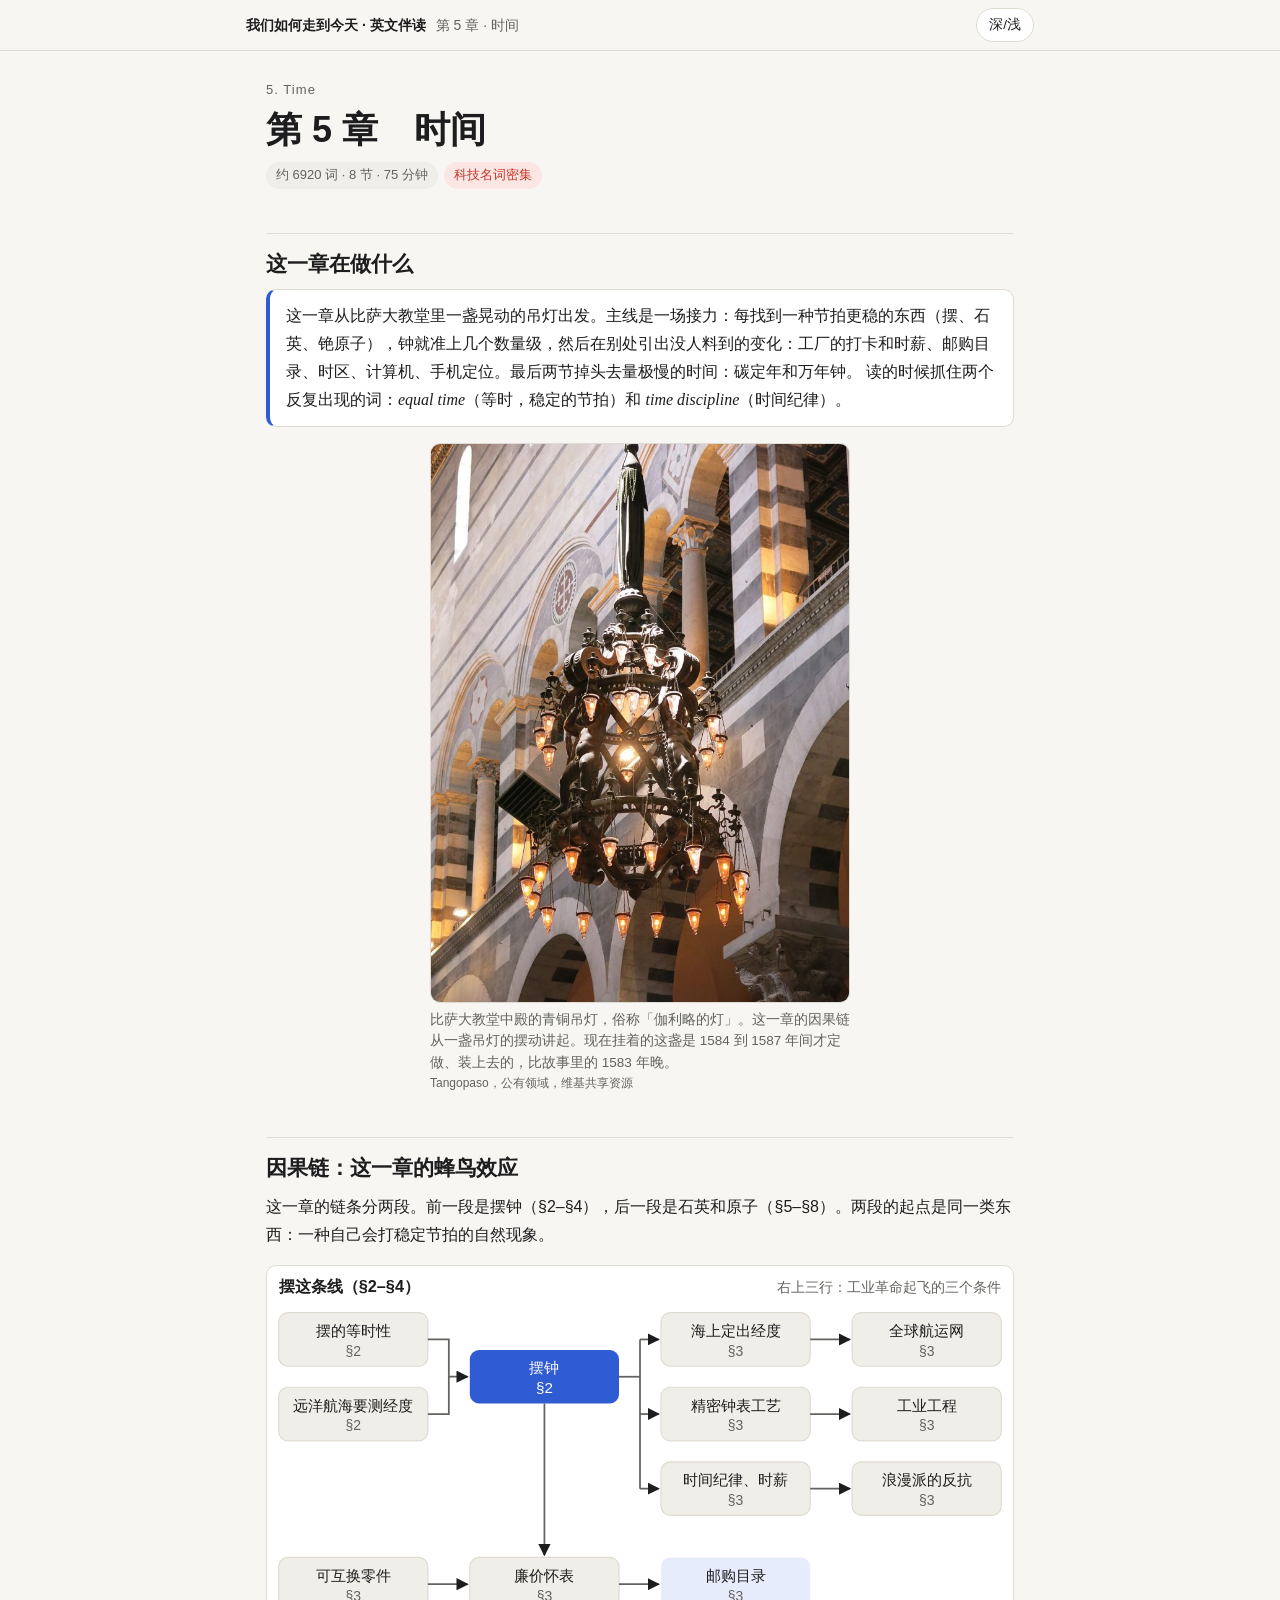
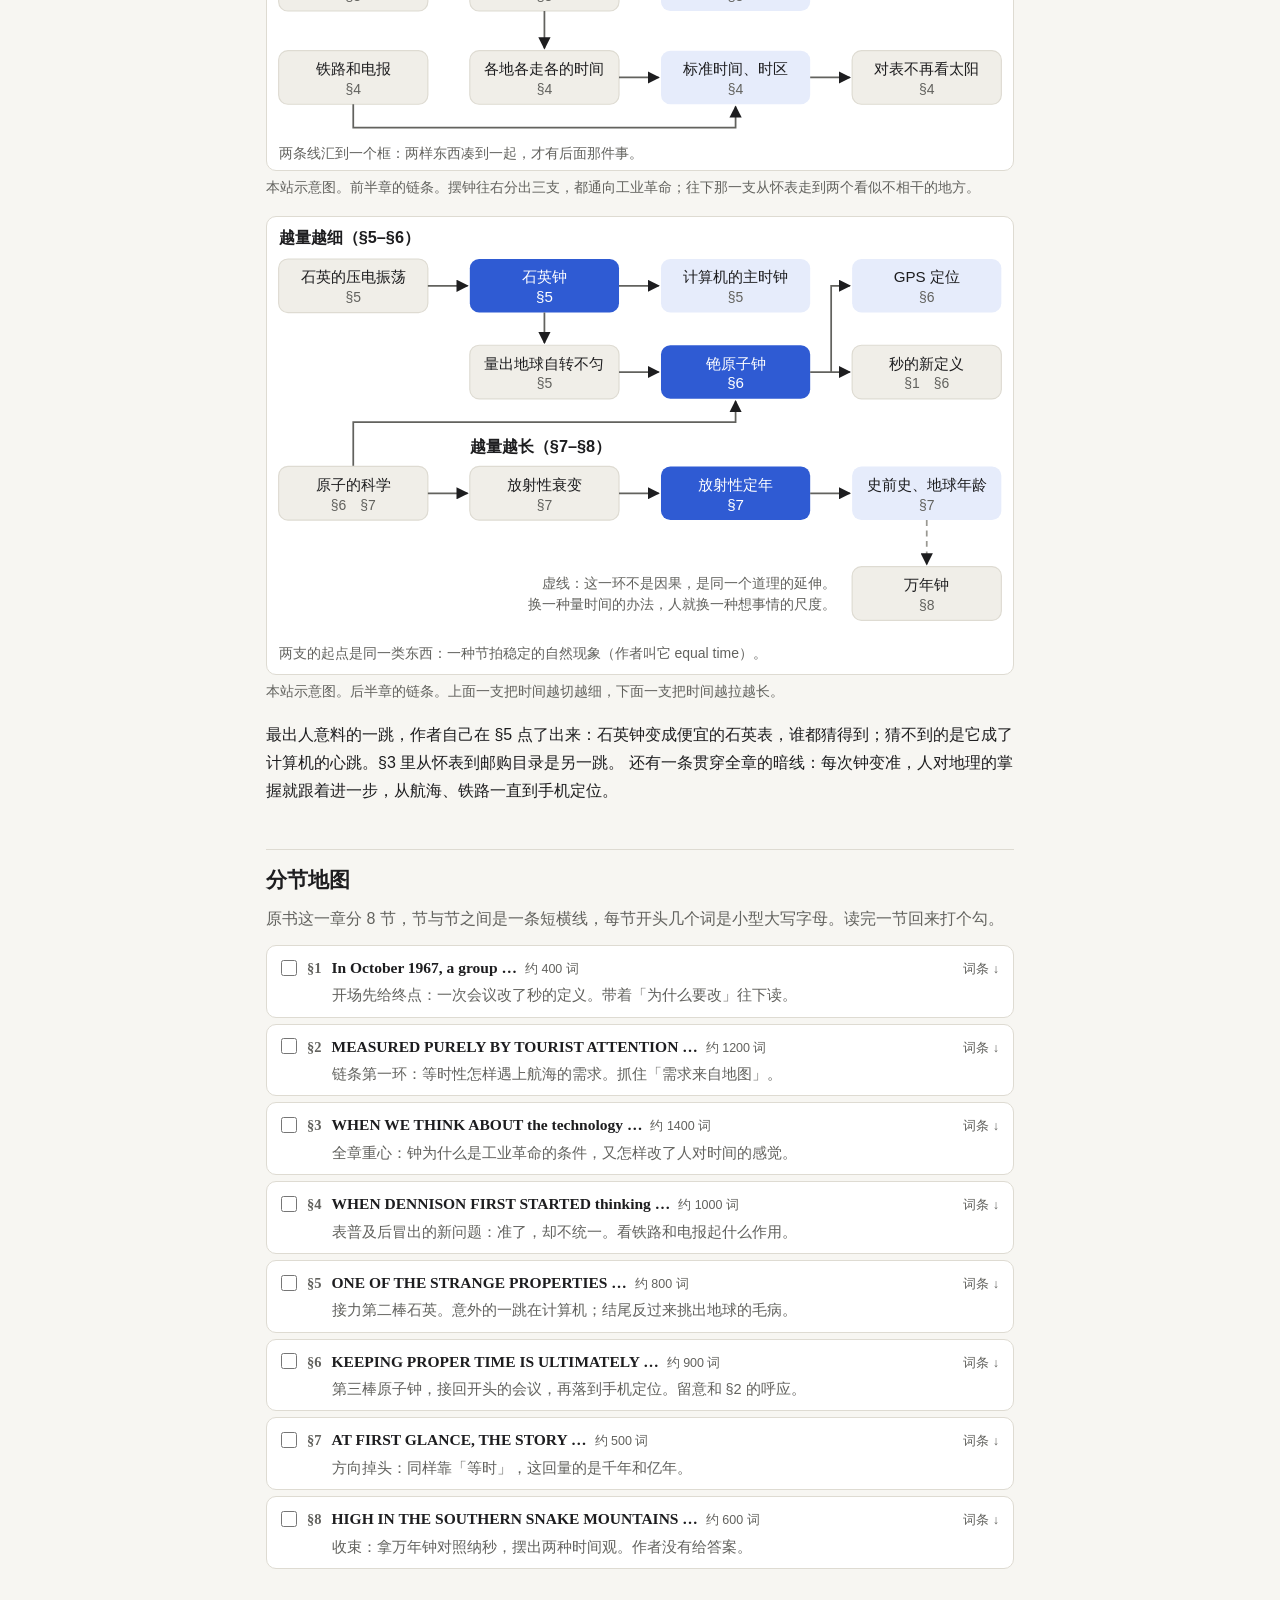
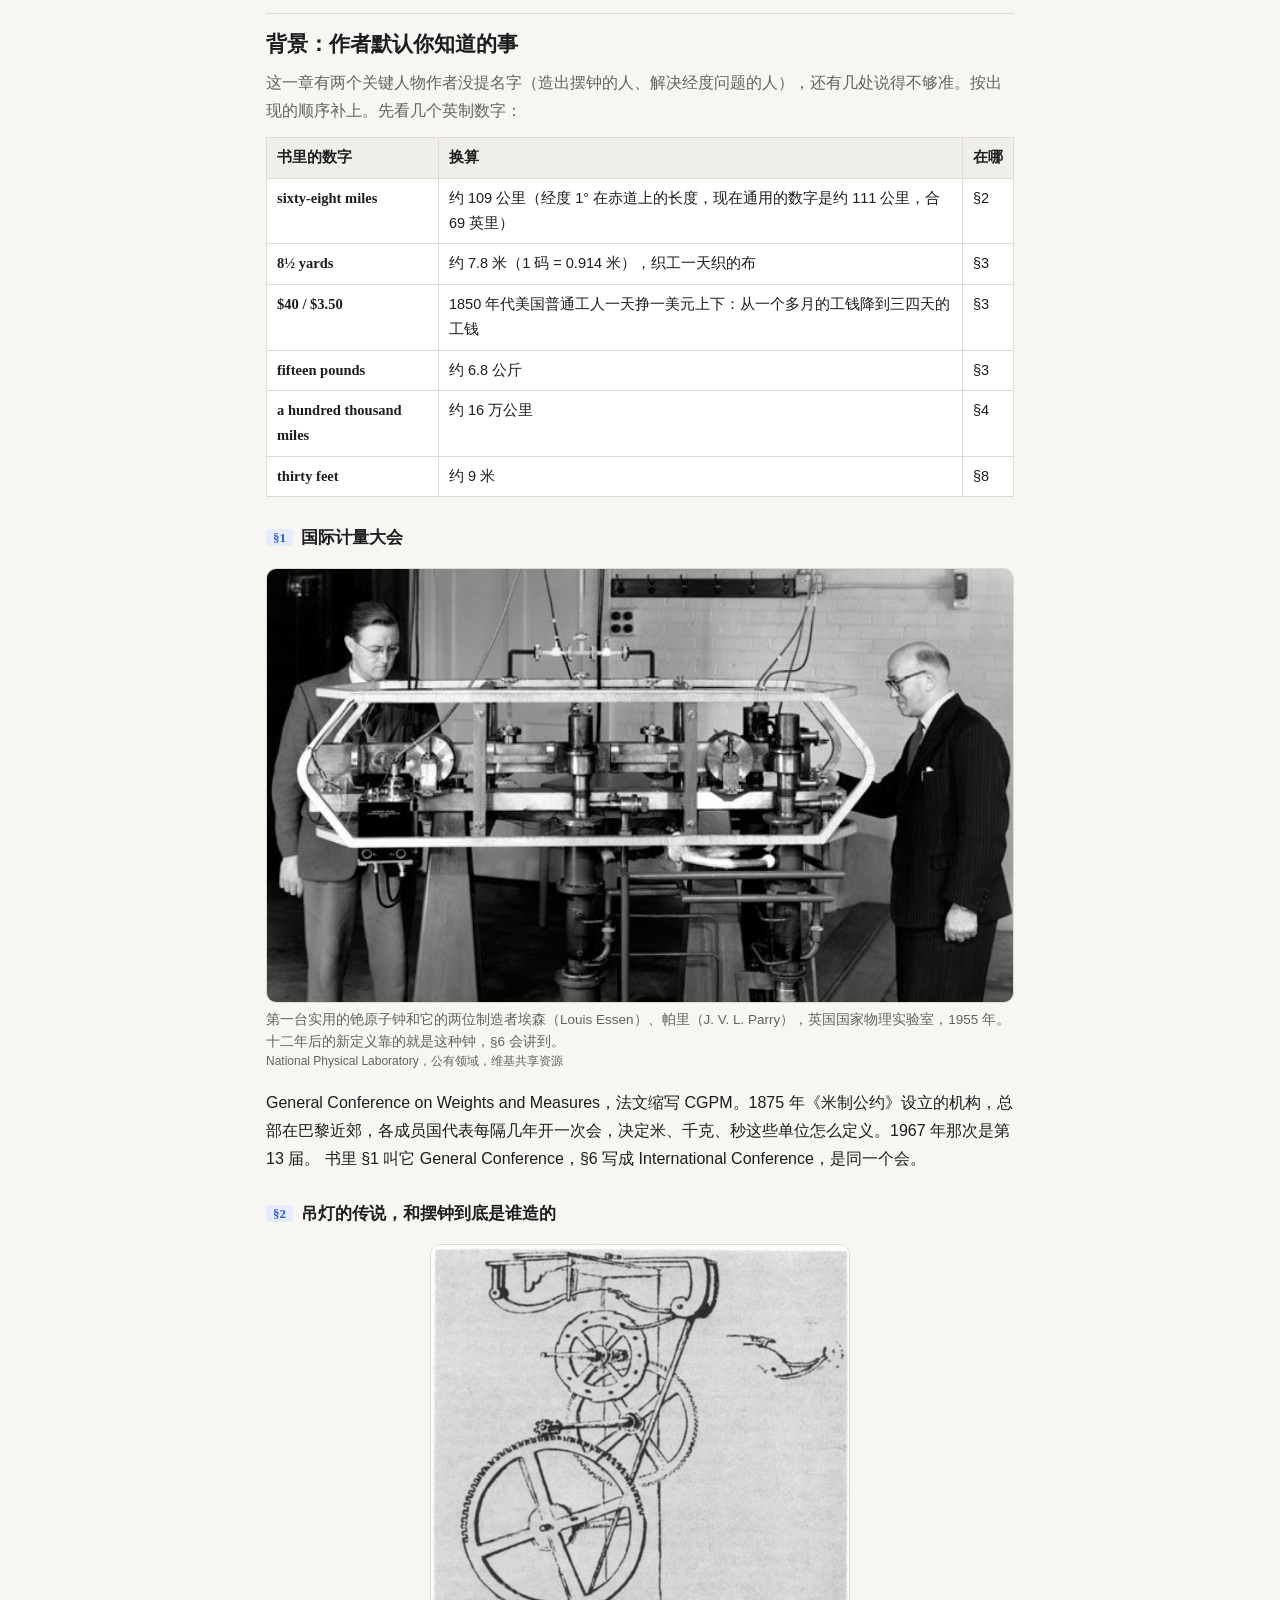
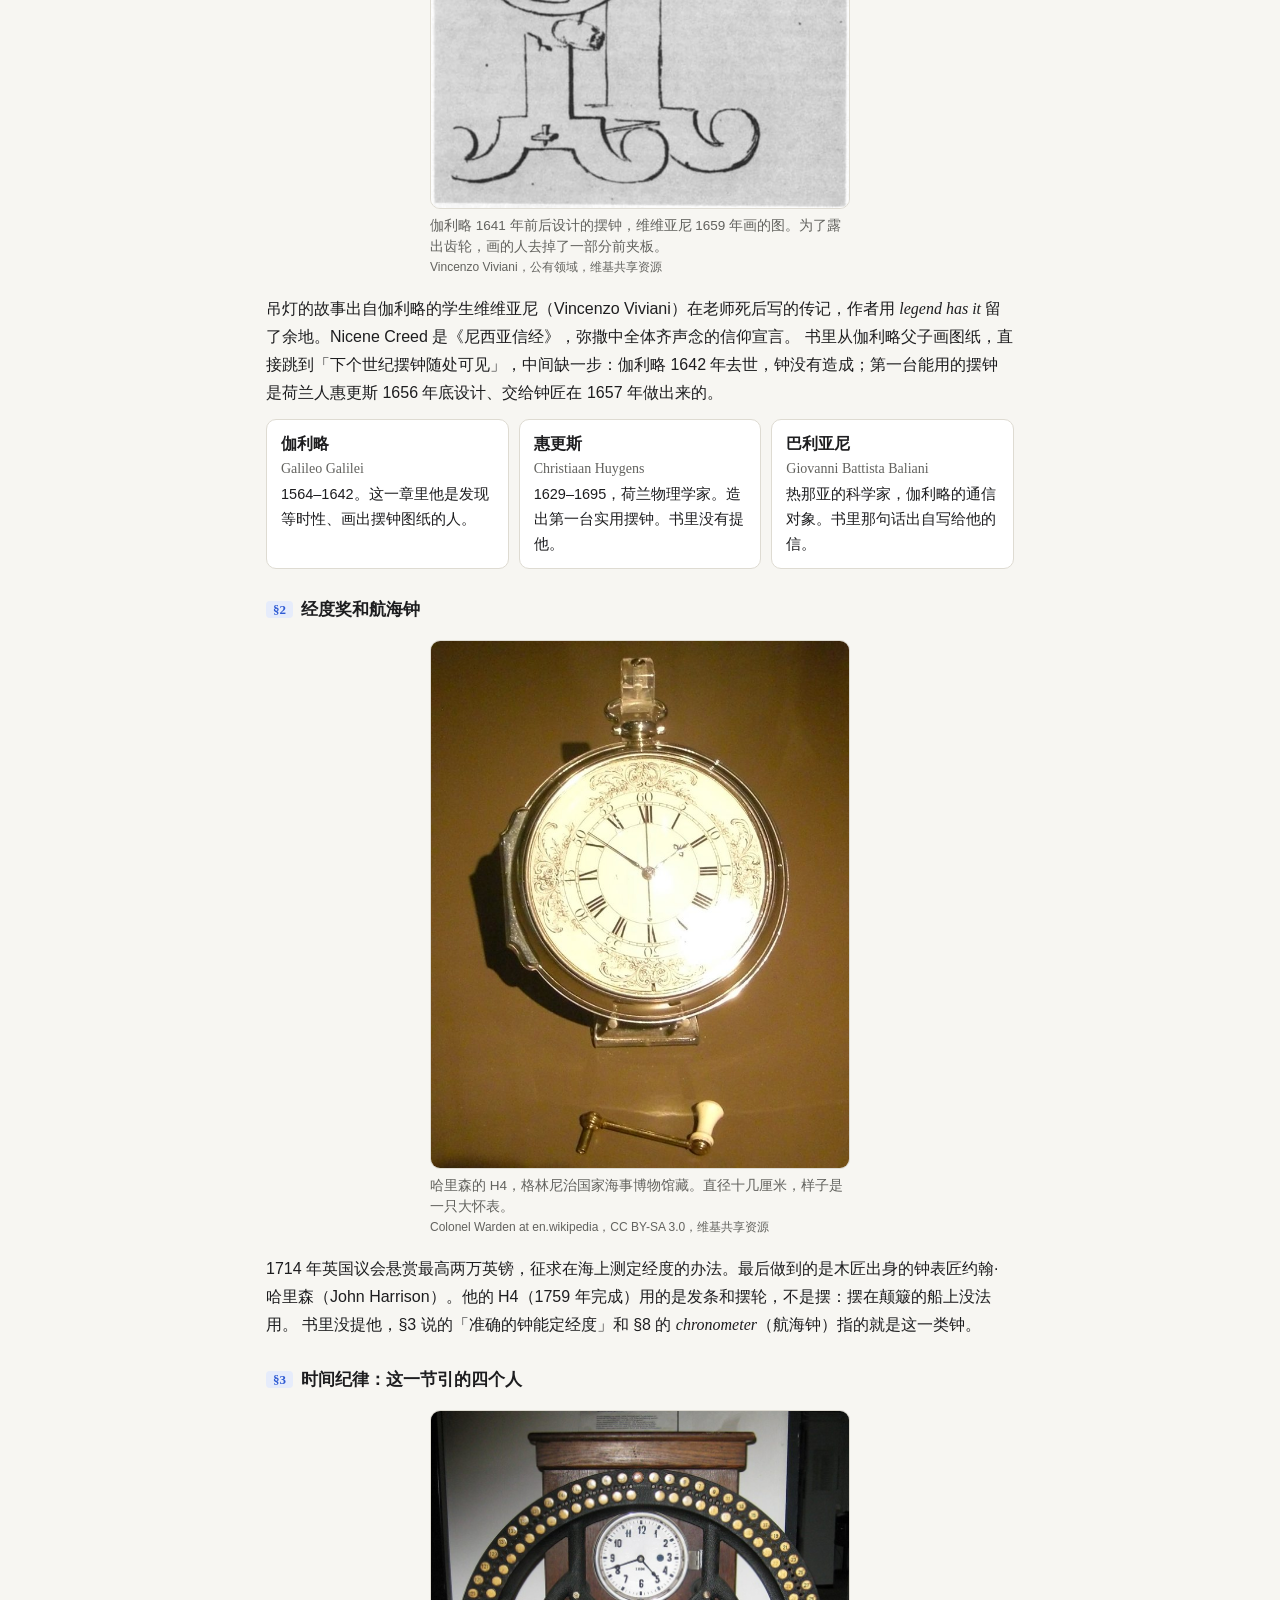
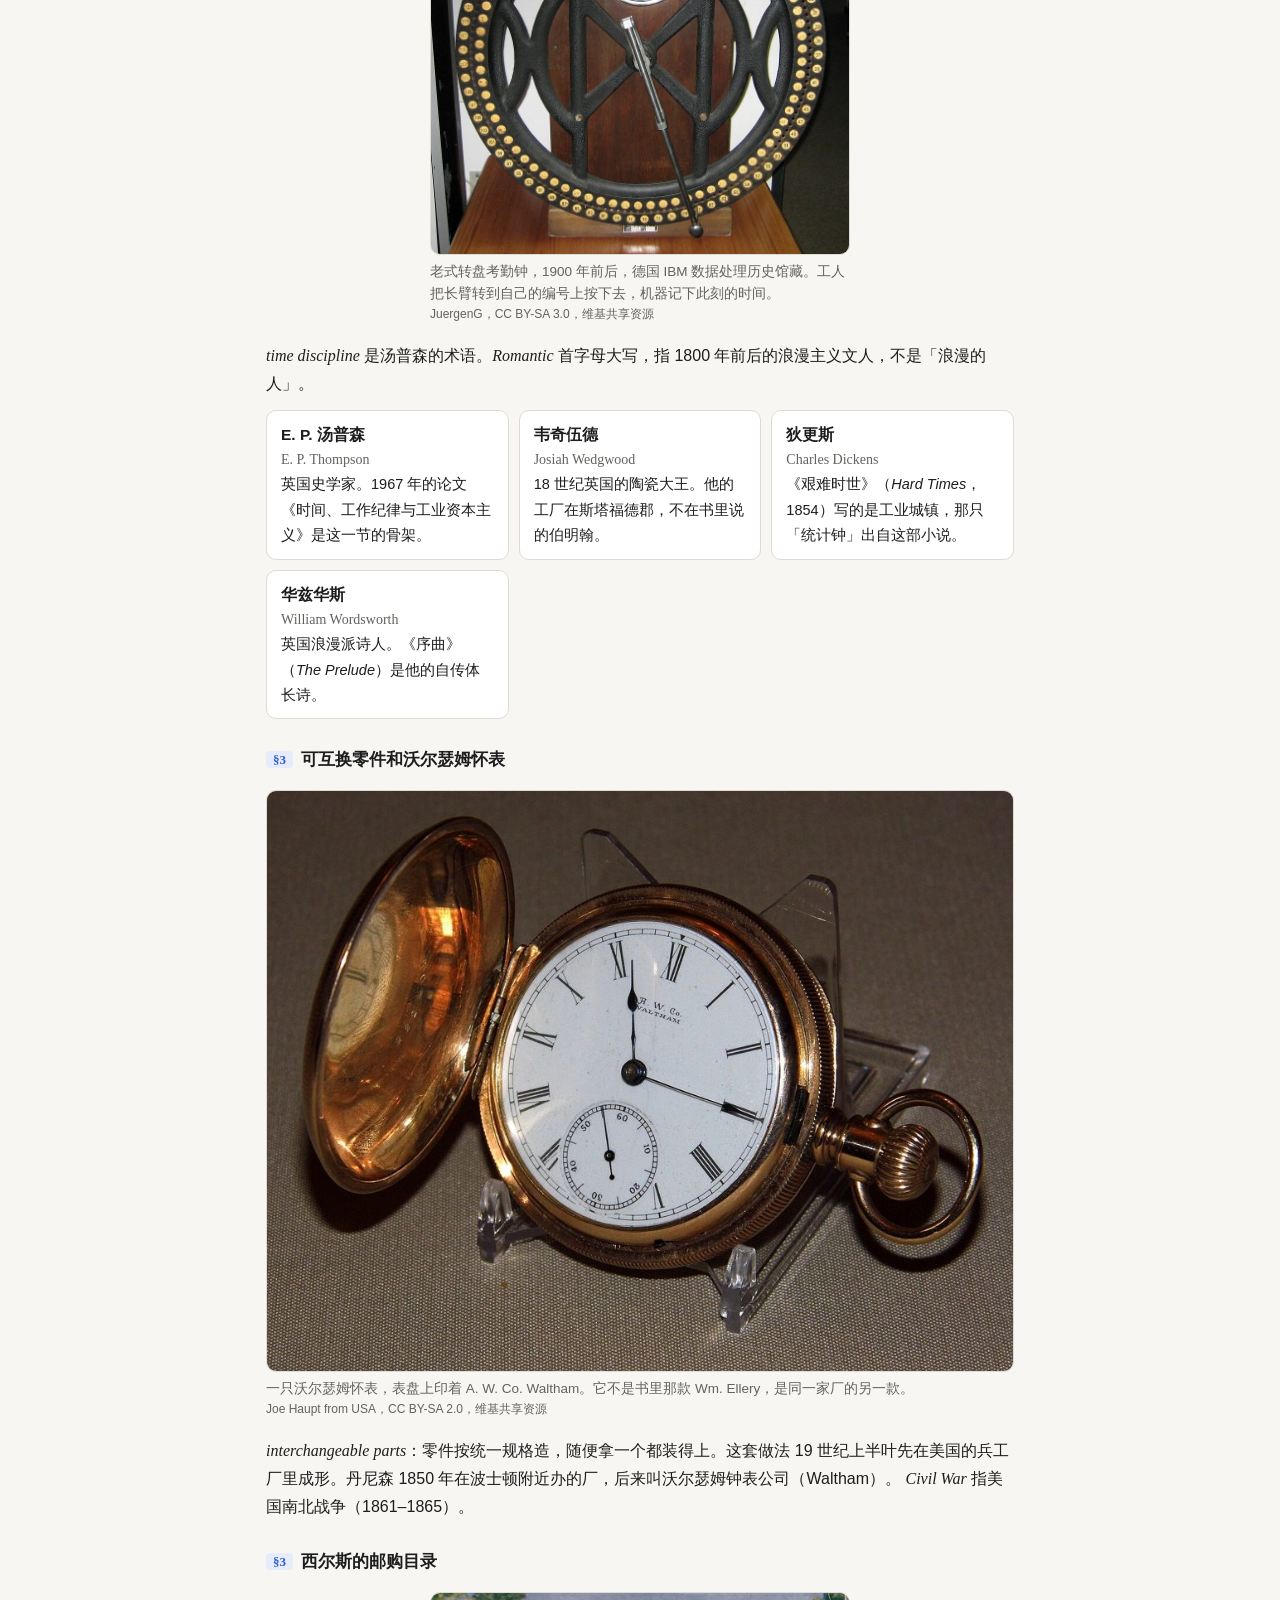
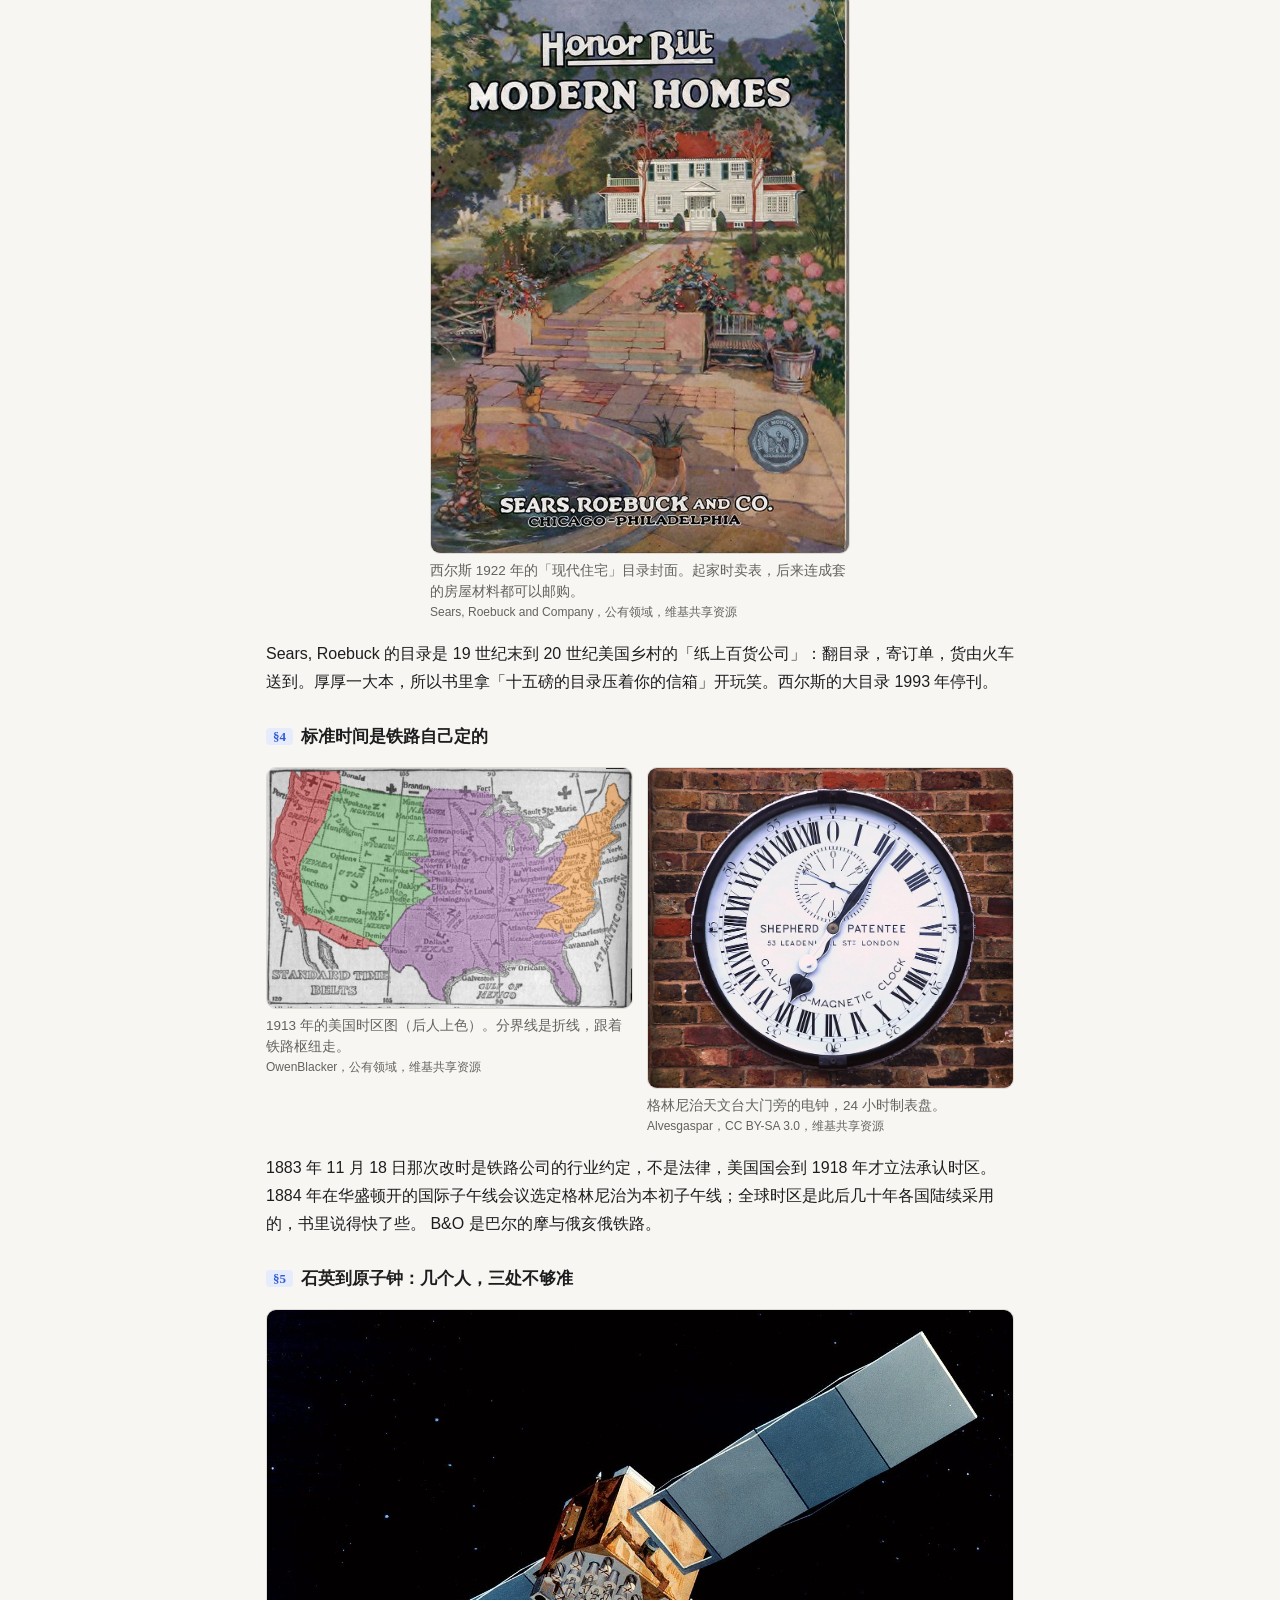
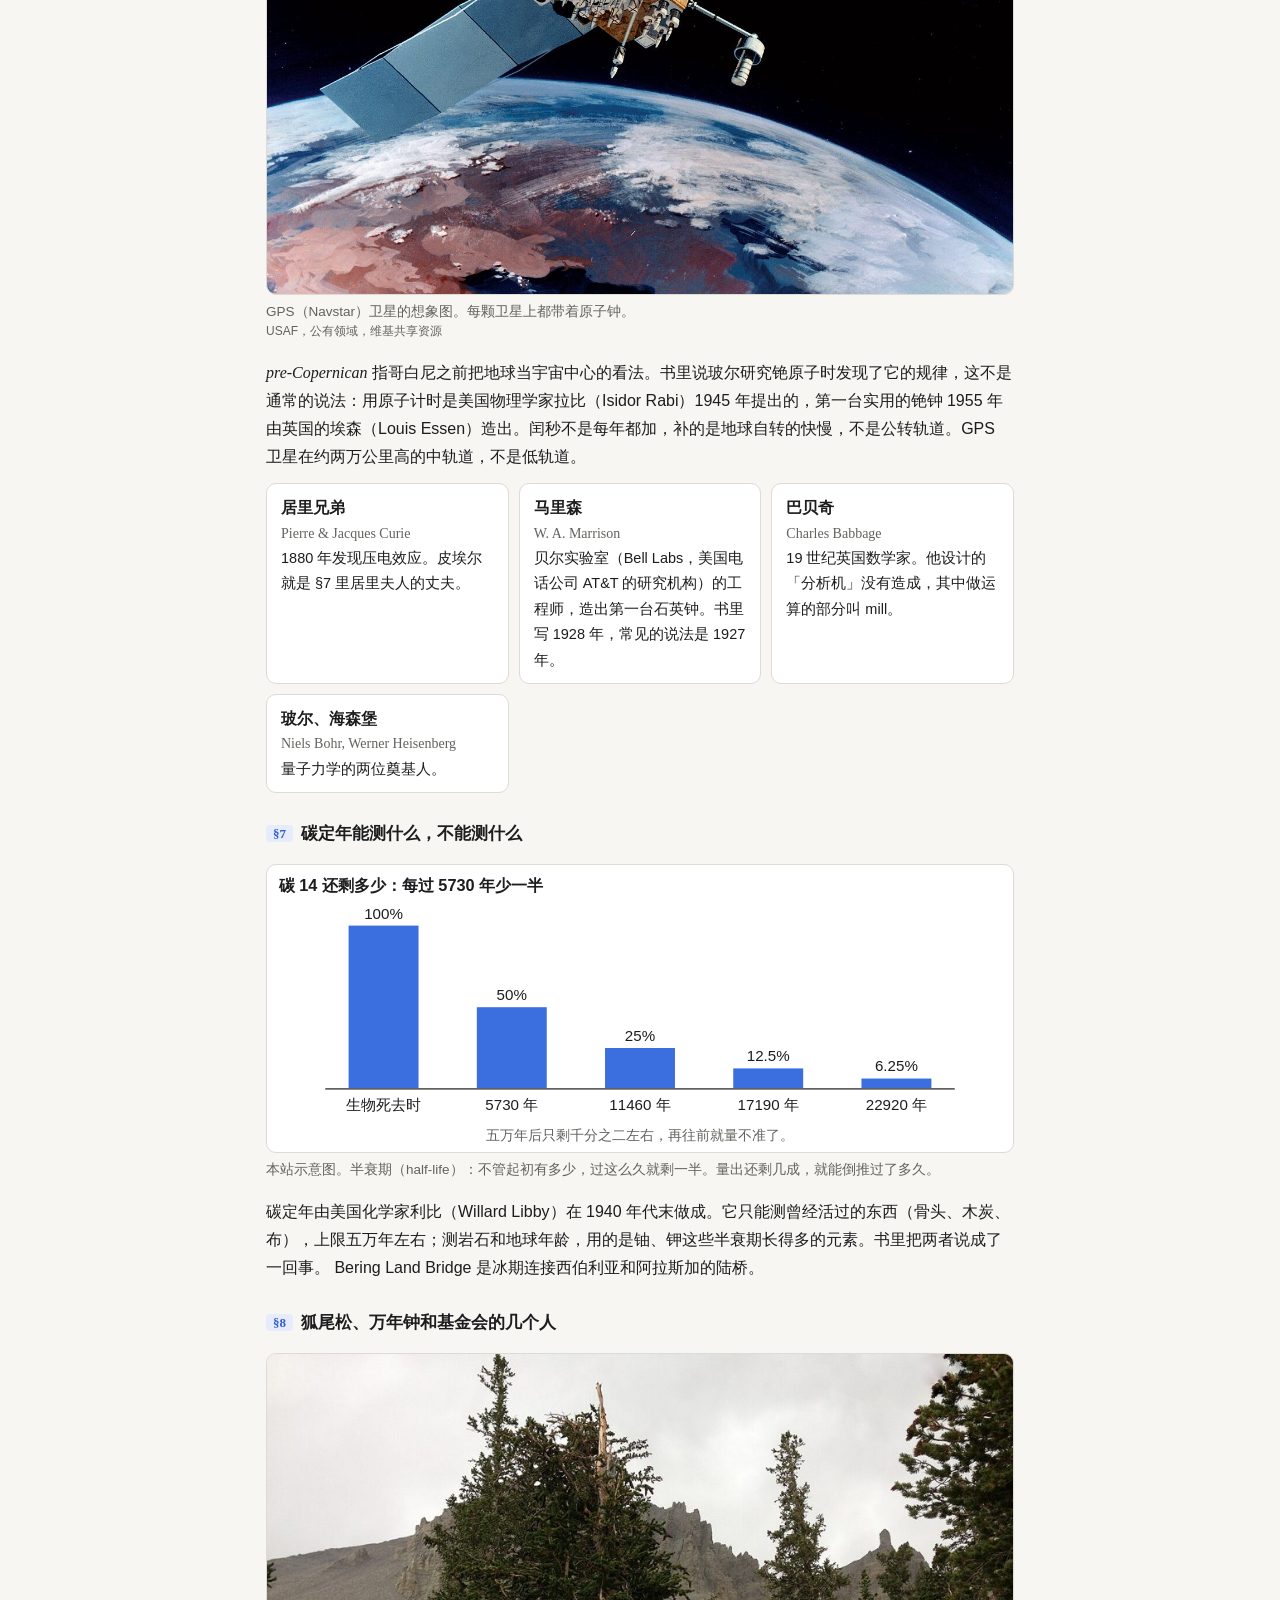
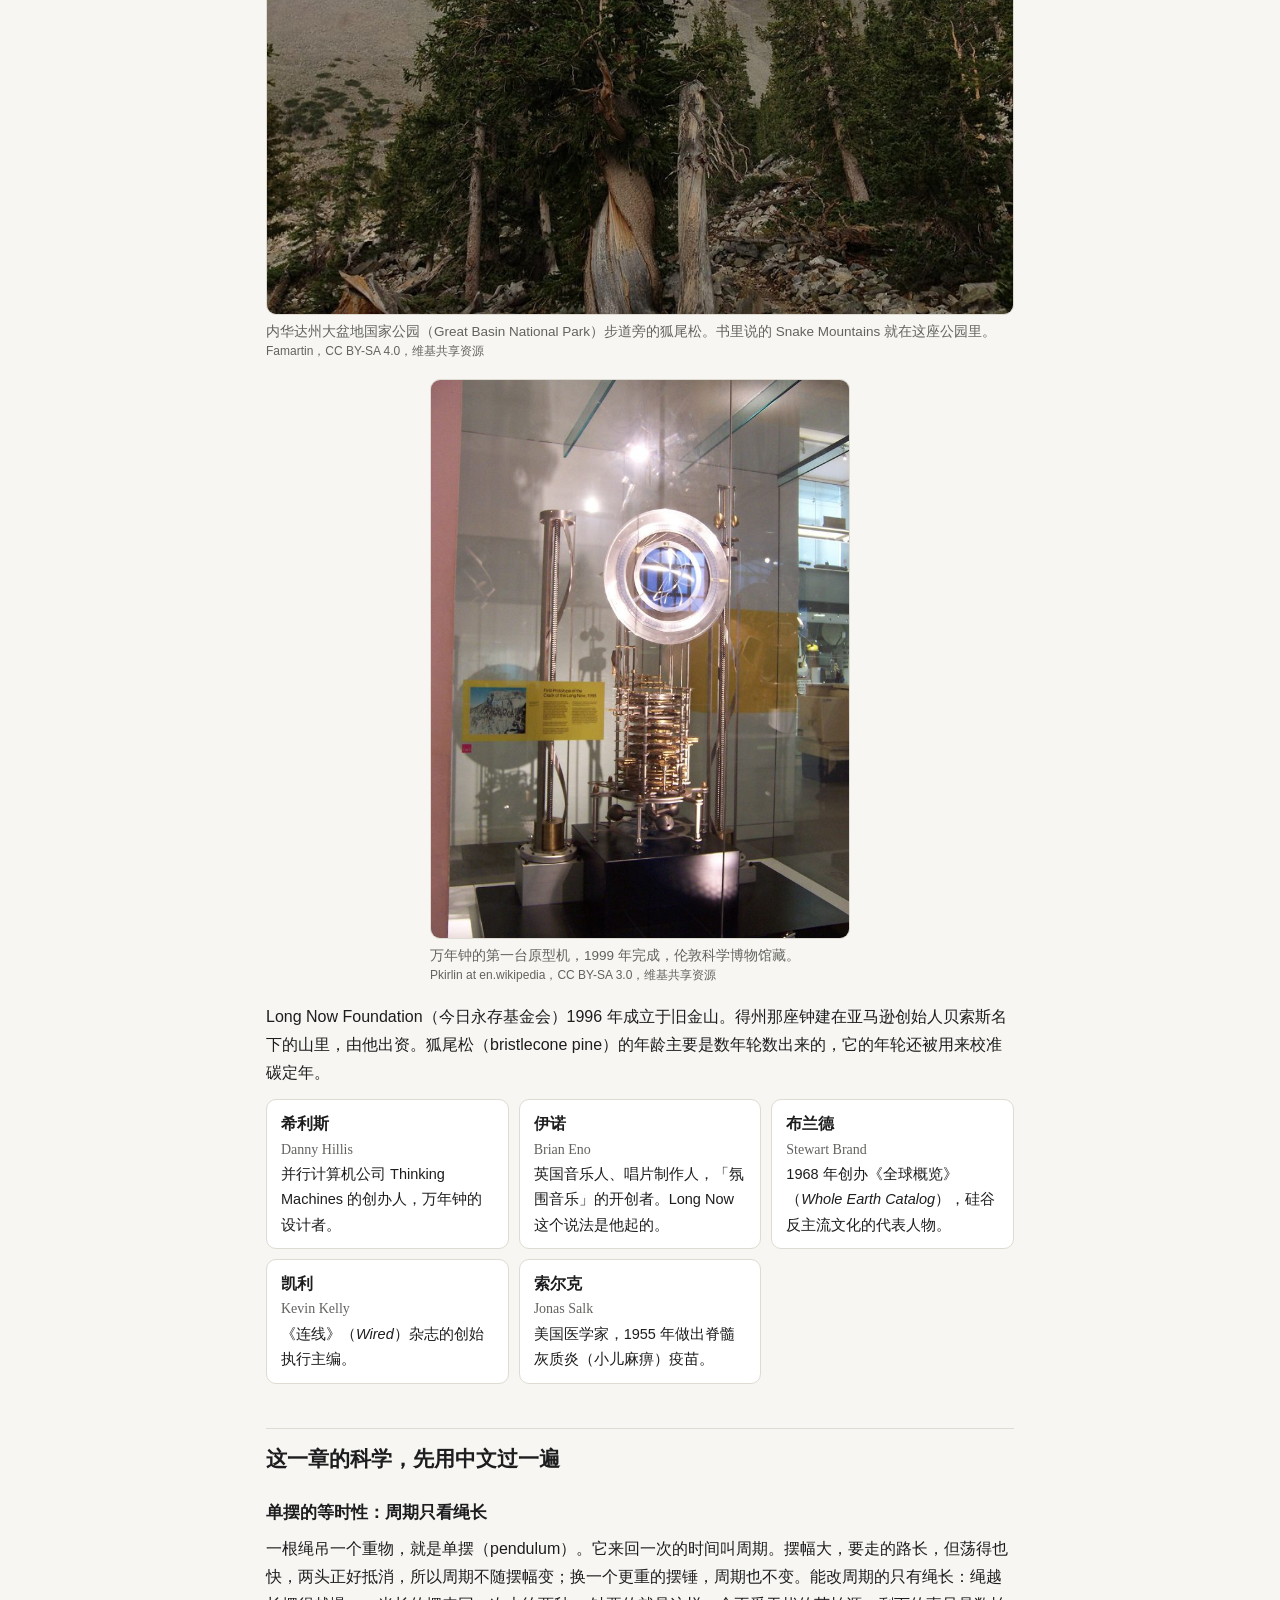
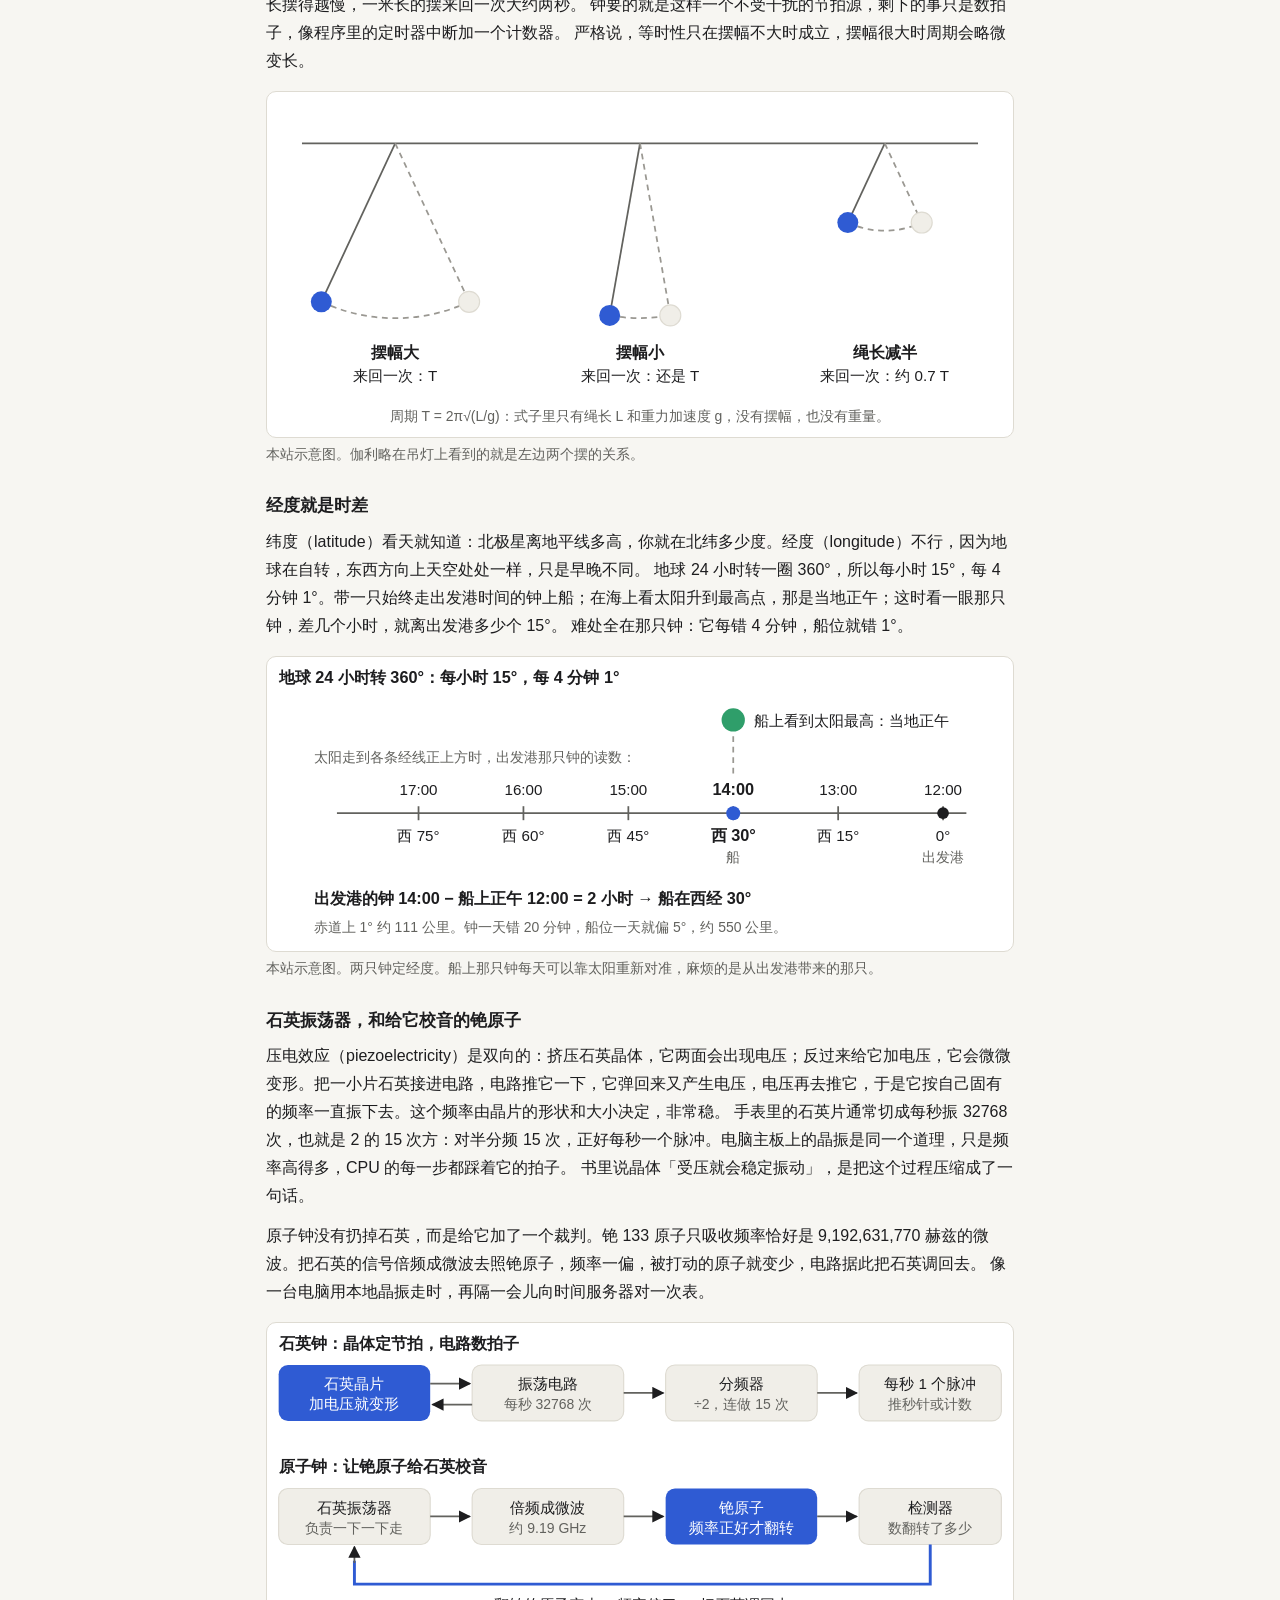
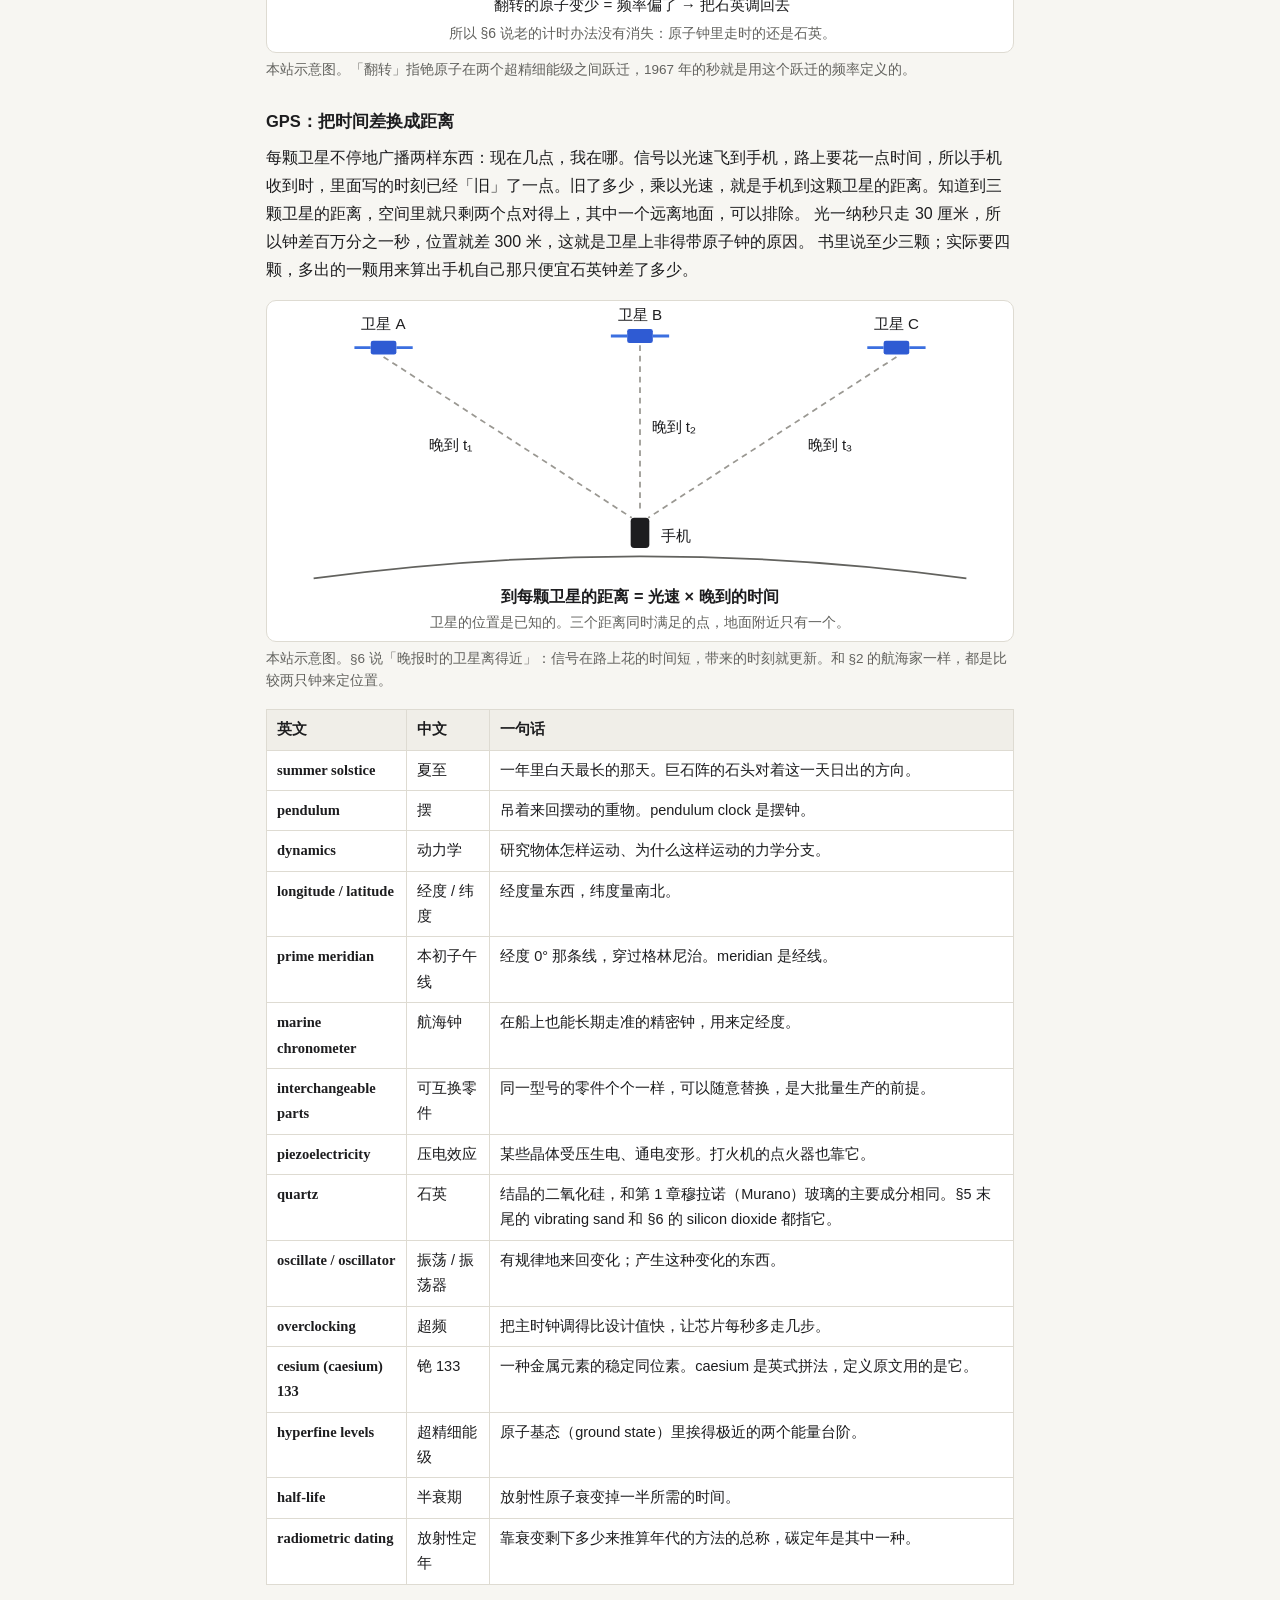
<file: chapters/05.html>
<!doctype html>
<html lang="zh-CN">
<head>
<meta charset="utf-8"><meta name="viewport" content="width=device-width, initial-scale=1">
<title>第 5 章 · 我们如何走到今天 英文伴读</title>
<link rel="stylesheet" href="../assets/style.css">
<script src="../assets/chapters.js"></script>
<script src="../assets/hw.js"></script>
</head>
<body data-chapter="5">
<main>

<h2>这一章在做什么</h2>
<div class="gist"><p>这一章从比萨大教堂里一盏晃动的吊灯出发。主线是一场接力：每找到一种节拍更稳的东西（摆、石英、铯原子），钟就准上几个数量级，然后在别处引出没人料到的变化：工厂的打卡和时薪、邮购目录、时区、计算机、手机定位。最后两节掉头去量极慢的时间：碳定年和万年钟。
读的时候抓住两个反复出现的词：<i>equal time</i>（等时，稳定的节拍）和 <i>time discipline</i>（时间纪律）。</p></div>

<figure class="fig narrow"><img src="../assets/img/05-lamp.jpg" alt="比萨大教堂中殿里悬挂的青铜吊灯，分好几层，挂着许多点亮的小灯，背景是黑白条纹的石拱" loading="lazy">
<figcaption>比萨大教堂中殿的青铜吊灯，俗称「伽利略的灯」。这一章的因果链从一盏吊灯的摆动讲起。现在挂着的这盏是 1584 到 1587 年间才定做、装上去的，比故事里的 1583 年晚。
<span class="src">Tangopaso，公有领域，维基共享资源</span></figcaption></figure>

<h2>因果链：这一章的蜂鸟效应</h2>
<p>这一章的链条分两段。前一段是摆钟（§2–§4），后一段是石英和原子（§5–§8）。两段的起点是同一类东西：一种自己会打稳定节拍的自然现象。</p>

<figure class="fig"><svg class="diagram" viewBox="0 0 640 432" role="img" aria-label="摆钟这条因果链：摆的等时性和远洋航海的需求汇成摆钟；摆钟引出海上定经度、精密钟表工艺、时间纪律三支，又引出廉价怀表；怀表引出邮购目录和各地时间不统一的问题，后者加上铁路电报，引出标准时间和时区">
<defs><marker id="ar51" viewBox="0 0 10 10" refX="9" refY="5" markerWidth="7" markerHeight="7" orient="auto"><path d="M0 0L10 5L0 10z" class="f-fg"/></marker></defs>
<text x="10" y="22" class="t-b">摆这条线（§2–§4）</text>
<text x="630" y="22" text-anchor="end" class="t-m">右上三行：工业革命起飞的三个条件</text>

<rect x="10" y="40" width="128" height="46" rx="8" class="box"/><text x="74" y="60" text-anchor="middle">摆的等时性</text><text x="74" y="77" text-anchor="middle" class="t-m">§2</text>
<rect x="10" y="104" width="128" height="46" rx="8" class="box"/><text x="74" y="124" text-anchor="middle">远洋航海要测经度</text><text x="74" y="141" text-anchor="middle" class="t-m">§2</text>
<rect x="174" y="72" width="128" height="46" rx="8" class="f-a"/><text x="238" y="92" text-anchor="middle" class="t-on">摆钟</text><text x="238" y="109" text-anchor="middle" class="t-on">§2</text>
<path d="M138 63H156V127H138" class="ln"/><path d="M156 95H172" class="ln" marker-end="url(#ar51)"/>

<rect x="338" y="40" width="128" height="46" rx="8" class="box"/><text x="402" y="60" text-anchor="middle">海上定出经度</text><text x="402" y="77" text-anchor="middle" class="t-m">§3</text>
<rect x="502" y="40" width="128" height="46" rx="8" class="box"/><text x="566" y="60" text-anchor="middle">全球航运网</text><text x="566" y="77" text-anchor="middle" class="t-m">§3</text>
<rect x="338" y="104" width="128" height="46" rx="8" class="box"/><text x="402" y="124" text-anchor="middle">精密钟表工艺</text><text x="402" y="141" text-anchor="middle" class="t-m">§3</text>
<rect x="502" y="104" width="128" height="46" rx="8" class="box"/><text x="566" y="124" text-anchor="middle">工业工程</text><text x="566" y="141" text-anchor="middle" class="t-m">§3</text>
<rect x="338" y="168" width="128" height="46" rx="8" class="box"/><text x="402" y="188" text-anchor="middle">时间纪律、时薪</text><text x="402" y="205" text-anchor="middle" class="t-m">§3</text>
<rect x="502" y="168" width="128" height="46" rx="8" class="box"/><text x="566" y="188" text-anchor="middle">浪漫派的反抗</text><text x="566" y="205" text-anchor="middle" class="t-m">§3</text>
<path d="M302 95H320" class="ln"/><path d="M320 63V191" class="ln"/>
<path d="M320 63H336" class="ln" marker-end="url(#ar51)"/><path d="M320 127H336" class="ln" marker-end="url(#ar51)"/><path d="M320 191H336" class="ln" marker-end="url(#ar51)"/>
<path d="M466 63H500" class="ln" marker-end="url(#ar51)"/><path d="M466 127H500" class="ln" marker-end="url(#ar51)"/><path d="M466 191H500" class="ln" marker-end="url(#ar51)"/>

<rect x="10" y="250" width="128" height="46" rx="8" class="box"/><text x="74" y="270" text-anchor="middle">可互换零件</text><text x="74" y="287" text-anchor="middle" class="t-m">§3</text>
<rect x="174" y="250" width="128" height="46" rx="8" class="box"/><text x="238" y="270" text-anchor="middle">廉价怀表</text><text x="238" y="287" text-anchor="middle" class="t-m">§3</text>
<rect x="338" y="250" width="128" height="46" rx="8" class="f-soft"/><text x="402" y="270" text-anchor="middle">邮购目录</text><text x="402" y="287" text-anchor="middle" class="t-m">§3</text>
<path d="M238 118V248" class="ln" marker-end="url(#ar51)"/><path d="M138 273H172" class="ln" marker-end="url(#ar51)"/><path d="M302 273H336" class="ln" marker-end="url(#ar51)"/>

<rect x="10" y="330" width="128" height="46" rx="8" class="box"/><text x="74" y="350" text-anchor="middle">铁路和电报</text><text x="74" y="367" text-anchor="middle" class="t-m">§4</text>
<rect x="174" y="330" width="128" height="46" rx="8" class="box"/><text x="238" y="350" text-anchor="middle">各地各走各的时间</text><text x="238" y="367" text-anchor="middle" class="t-m">§4</text>
<rect x="338" y="330" width="128" height="46" rx="8" class="f-soft"/><text x="402" y="350" text-anchor="middle">标准时间、时区</text><text x="402" y="367" text-anchor="middle" class="t-m">§4</text>
<rect x="502" y="330" width="128" height="46" rx="8" class="box"/><text x="566" y="350" text-anchor="middle">对表不再看太阳</text><text x="566" y="367" text-anchor="middle" class="t-m">§4</text>
<path d="M238 296V328" class="ln" marker-end="url(#ar51)"/><path d="M302 353H336" class="ln" marker-end="url(#ar51)"/><path d="M466 353H500" class="ln" marker-end="url(#ar51)"/>
<path d="M74 376V396H402V378" class="ln" marker-end="url(#ar51)"/>
<text x="10" y="422" class="t-m">两条线汇到一个框：两样东西凑到一起，才有后面那件事。</text>
</svg>
<figcaption>本站示意图。前半章的链条。摆钟往右分出三支，都通向工业革命；往下那一支从怀表走到两个看似不相干的地方。</figcaption></figure>

<figure class="fig"><svg class="diagram" viewBox="0 0 640 392" role="img" aria-label="石英和原子这条因果链：石英的压电振荡引出石英钟，石英钟引出计算机的主时钟，并量出地球自转不匀；后者加上原子的科学引出铯原子钟，再引出秒的新定义和 GPS 定位。另一支：原子的科学引出放射性衰变、放射性定年、史前史和地球年龄，虚线连到万年钟">
<defs><marker id="ar52" viewBox="0 0 10 10" refX="9" refY="5" markerWidth="7" markerHeight="7" orient="auto"><path d="M0 0L10 5L0 10z" class="f-fg"/></marker></defs>
<text x="10" y="22" class="t-b">越量越细（§5–§6）</text>
<rect x="10" y="36" width="128" height="46" rx="8" class="box"/><text x="74" y="56" text-anchor="middle">石英的压电振荡</text><text x="74" y="73" text-anchor="middle" class="t-m">§5</text>
<rect x="174" y="36" width="128" height="46" rx="8" class="f-a"/><text x="238" y="56" text-anchor="middle" class="t-on">石英钟</text><text x="238" y="73" text-anchor="middle" class="t-on">§5</text>
<rect x="338" y="36" width="128" height="46" rx="8" class="f-soft"/><text x="402" y="56" text-anchor="middle">计算机的主时钟</text><text x="402" y="73" text-anchor="middle" class="t-m">§5</text>
<rect x="502" y="36" width="128" height="46" rx="8" class="f-soft"/><text x="566" y="56" text-anchor="middle">GPS 定位</text><text x="566" y="73" text-anchor="middle" class="t-m">§6</text>
<path d="M138 59H172" class="ln" marker-end="url(#ar52)"/><path d="M302 59H336" class="ln" marker-end="url(#ar52)"/>

<rect x="174" y="110" width="128" height="46" rx="8" class="box"/><text x="238" y="130" text-anchor="middle">量出地球自转不匀</text><text x="238" y="147" text-anchor="middle" class="t-m">§5</text>
<rect x="338" y="110" width="128" height="46" rx="8" class="f-a"/><text x="402" y="130" text-anchor="middle" class="t-on">铯原子钟</text><text x="402" y="147" text-anchor="middle" class="t-on">§6</text>
<rect x="502" y="110" width="128" height="46" rx="8" class="box"/><text x="566" y="130" text-anchor="middle">秒的新定义</text><text x="566" y="147" text-anchor="middle" class="t-m">§1　§6</text>
<path d="M238 82V108" class="ln" marker-end="url(#ar52)"/><path d="M302 133H336" class="ln" marker-end="url(#ar52)"/><path d="M466 133H500" class="ln" marker-end="url(#ar52)"/>
<path d="M484 133V59H500" class="ln" marker-end="url(#ar52)"/>

<path d="M74 214V176H402V158" class="ln" marker-end="url(#ar52)"/>
<text x="174" y="202" class="t-b">越量越长（§7–§8）</text>
<rect x="10" y="214" width="128" height="46" rx="8" class="box"/><text x="74" y="234" text-anchor="middle">原子的科学</text><text x="74" y="251" text-anchor="middle" class="t-m">§6　§7</text>
<rect x="174" y="214" width="128" height="46" rx="8" class="box"/><text x="238" y="234" text-anchor="middle">放射性衰变</text><text x="238" y="251" text-anchor="middle" class="t-m">§7</text>
<rect x="338" y="214" width="128" height="46" rx="8" class="f-a"/><text x="402" y="234" text-anchor="middle" class="t-on">放射性定年</text><text x="402" y="251" text-anchor="middle" class="t-on">§7</text>
<rect x="502" y="214" width="128" height="46" rx="8" class="f-soft"/><text x="566" y="234" text-anchor="middle">史前史、地球年龄</text><text x="566" y="251" text-anchor="middle" class="t-m">§7</text>
<path d="M138 237H172" class="ln" marker-end="url(#ar52)"/><path d="M302 237H336" class="ln" marker-end="url(#ar52)"/><path d="M466 237H500" class="ln" marker-end="url(#ar52)"/>

<rect x="502" y="300" width="128" height="46" rx="8" class="box"/><text x="566" y="320" text-anchor="middle">万年钟</text><text x="566" y="337" text-anchor="middle" class="t-m">§8</text>
<path d="M566 260V298" class="ln-d" marker-end="url(#ar52)"/>
<text x="488" y="318" text-anchor="end" class="t-m">虚线：这一环不是因果，是同一个道理的延伸。</text>
<text x="488" y="336" text-anchor="end" class="t-m">换一种量时间的办法，人就换一种想事情的尺度。</text>
<text x="10" y="378" class="t-m">两支的起点是同一类东西：一种节拍稳定的自然现象（作者叫它 equal time）。</text>
</svg>
<figcaption>本站示意图。后半章的链条。上面一支把时间越切越细，下面一支把时间越拉越长。</figcaption></figure>

<p>最出人意料的一跳，作者自己在 §5 点了出来：石英钟变成便宜的石英表，谁都猜得到；猜不到的是它成了计算机的心跳。§3 里从怀表到邮购目录是另一跳。
还有一条贯穿全章的暗线：每次钟变准，人对地理的掌握就跟着进一步，从航海、铁路一直到手机定位。</p>

<h2>分节地图</h2>
<p class="lede">原书这一章分 8 节，节与节之间是一条短横线，每节开头几个词是小型大写字母。读完一节回来打个勾。</p>
<ol class="secmap">
  <li data-sec="1"><b>In October 1967, a group …<span class="w">约 400 词</span></b><span class="what">开场先给终点：一次会议改了秒的定义。带着「为什么要改」往下读。</span></li>
  <li data-sec="2"><b>MEASURED PURELY BY TOURIST ATTENTION …<span class="w">约 1200 词</span></b><span class="what">链条第一环：等时性怎样遇上航海的需求。抓住「需求来自地图」。</span></li>
  <li data-sec="3"><b>WHEN WE THINK ABOUT the technology …<span class="w">约 1400 词</span></b><span class="what">全章重心：钟为什么是工业革命的条件，又怎样改了人对时间的感觉。</span></li>
  <li data-sec="4"><b>WHEN DENNISON FIRST STARTED thinking …<span class="w">约 1000 词</span></b><span class="what">表普及后冒出的新问题：准了，却不统一。看铁路和电报起什么作用。</span></li>
  <li data-sec="5"><b>ONE OF THE STRANGE PROPERTIES …<span class="w">约 800 词</span></b><span class="what">接力第二棒石英。意外的一跳在计算机；结尾反过来挑出地球的毛病。</span></li>
  <li data-sec="6"><b>KEEPING PROPER TIME IS ULTIMATELY …<span class="w">约 900 词</span></b><span class="what">第三棒原子钟，接回开头的会议，再落到手机定位。留意和 §2 的呼应。</span></li>
  <li data-sec="7"><b>AT FIRST GLANCE, THE STORY …<span class="w">约 500 词</span></b><span class="what">方向掉头：同样靠「等时」，这回量的是千年和亿年。</span></li>
  <li data-sec="8"><b>HIGH IN THE SOUTHERN SNAKE MOUNTAINS …<span class="w">约 600 词</span></b><span class="what">收束：拿万年钟对照纳秒，摆出两种时间观。作者没有给答案。</span></li>
</ol>

<h2>背景：作者默认你知道的事</h2>
<p class="lede">这一章有两个关键人物作者没提名字（造出摆钟的人、解决经度问题的人），还有几处说得不够准。按出现的顺序补上。先看几个英制数字：</p>
<div class="table-wrap"><table class="terms">
  <tr><th>书里的数字</th><th>换算</th><th>在哪</th></tr>
  <tr><td>sixty-eight miles</td><td>约 109 公里（经度 1° 在赤道上的长度，现在通用的数字是约 111 公里，合 69 英里）</td><td>§2</td></tr>
  <tr><td>8½ yards</td><td>约 7.8 米（1 码 = 0.914 米），织工一天织的布</td><td>§3</td></tr>
  <tr><td>$40 / $3.50</td><td>1850 年代美国普通工人一天挣一美元上下：从一个多月的工钱降到三四天的工钱</td><td>§3</td></tr>
  <tr><td>fifteen pounds</td><td>约 6.8 公斤</td><td>§3</td></tr>
  <tr><td>a hundred thousand miles</td><td>约 16 万公里</td><td>§4</td></tr>
  <tr><td>thirty feet</td><td>约 9 米</td><td>§8</td></tr>
</table></div>

<h3><span class="sec">§1</span>国际计量大会</h3>
<figure class="fig"><img src="../assets/img/05-essen.jpg" alt="黑白照片：两位穿西装的男子站在一台横放的长条形仪器旁，仪器上有许多管线和支架" loading="lazy">
<figcaption>第一台实用的铯原子钟和它的两位制造者埃森（Louis Essen）、帕里（J. V. L. Parry），英国国家物理实验室，1955 年。十二年后的新定义靠的就是这种钟，§6 会讲到。
<span class="src">National Physical Laboratory，公有领域，维基共享资源</span></figcaption></figure>
<p>General Conference on Weights and Measures，法文缩写 CGPM。1875 年《米制公约》设立的机构，总部在巴黎近郊，各成员国代表每隔几年开一次会，决定米、千克、秒这些单位怎么定义。1967 年那次是第 13 届。
书里 §1 叫它 General Conference，§6 写成 International Conference，是同一个会。</p>

<h3><span class="sec">§2</span>吊灯的传说，和摆钟到底是谁造的</h3>
<figure class="fig narrow"><img src="../assets/img/05-galileo-clock.jpg" alt="一张旧线描图：立架上装着大小几个齿轮，一根摆杆斜挂在齿轮前面" loading="lazy">
<figcaption>伽利略 1641 年前后设计的摆钟，维维亚尼 1659 年画的图。为了露出齿轮，画的人去掉了一部分前夹板。
<span class="src">Vincenzo Viviani，公有领域，维基共享资源</span></figcaption></figure>
<p>吊灯的故事出自伽利略的学生维维亚尼（Vincenzo Viviani）在老师死后写的传记，作者用 <i>legend has it</i> 留了余地。Nicene Creed 是《尼西亚信经》，弥撒中全体齐声念的信仰宣言。
书里从伽利略父子画图纸，直接跳到「下个世纪摆钟随处可见」，中间缺一步：伽利略 1642 年去世，钟没有造成；第一台能用的摆钟是荷兰人惠更斯 1656 年底设计、交给钟匠在 1657 年做出来的。</p>
<div class="who">
  <div><b>伽利略</b><span class="en">Galileo Galilei</span>1564–1642。这一章里他是发现等时性、画出摆钟图纸的人。</div>
  <div><b>惠更斯</b><span class="en">Christiaan Huygens</span>1629–1695，荷兰物理学家。造出第一台实用摆钟。书里没有提他。</div>
  <div><b>巴利亚尼</b><span class="en">Giovanni Battista Baliani</span>热那亚的科学家，伽利略的通信对象。书里那句话出自写给他的信。</div>
</div>

<h3><span class="sec">§2</span>经度奖和航海钟</h3>
<figure class="fig narrow"><img src="../assets/img/05-h4.jpg" alt="博物馆展柜里一只银壳大怀表，白色表盘上有罗马数字和花纹，下方放着上弦的摇柄" loading="lazy">
<figcaption>哈里森的 H4，格林尼治国家海事博物馆藏。直径十几厘米，样子是一只大怀表。
<span class="src">Colonel Warden at en.wikipedia，CC BY-SA 3.0，维基共享资源</span></figcaption></figure>
<p>1714 年英国议会悬赏最高两万英镑，征求在海上测定经度的办法。最后做到的是木匠出身的钟表匠约翰·哈里森（John Harrison）。他的 H4（1759 年完成）用的是发条和摆轮，不是摆：摆在颠簸的船上没法用。
书里没提他，§3 说的「准确的钟能定经度」和 §8 的 <i>chronometer</i>（航海钟）指的就是这一类钟。</p>

<h3><span class="sec">§3</span>时间纪律：这一节引的四个人</h3>
<figure class="fig narrow"><img src="../assets/img/05-timeclock.jpg" alt="一台老式考勤钟：木柜正面是一个大铁圆盘，边缘一圈带编号的小孔，中间有一只钟和一根可以转动的长臂" loading="lazy">
<figcaption>老式转盘考勤钟，1900 年前后，德国 IBM 数据处理历史馆藏。工人把长臂转到自己的编号上按下去，机器记下此刻的时间。
<span class="src">JuergenG，CC BY-SA 3.0，维基共享资源</span></figcaption></figure>
<p><i>time discipline</i> 是汤普森的术语。<i>Romantic</i> 首字母大写，指 1800 年前后的浪漫主义文人，不是「浪漫的人」。</p>
<div class="who">
  <div><b>E. P. 汤普森</b><span class="en">E. P. Thompson</span>英国史学家。1967 年的论文《时间、工作纪律与工业资本主义》是这一节的骨架。</div>
  <div><b>韦奇伍德</b><span class="en">Josiah Wedgwood</span>18 世纪英国的陶瓷大王。他的工厂在斯塔福德郡，不在书里说的伯明翰。</div>
  <div><b>狄更斯</b><span class="en">Charles Dickens</span>《艰难时世》（<i>Hard Times</i>，1854）写的是工业城镇，那只「统计钟」出自这部小说。</div>
  <div><b>华兹华斯</b><span class="en">William Wordsworth</span>英国浪漫派诗人。《序曲》（<i>The Prelude</i>）是他的自传体长诗。</div>
</div>

<h3><span class="sec">§3</span>可互换零件和沃尔瑟姆怀表</h3>
<figure class="fig"><img src="../assets/img/05-waltham.jpg" alt="一只翻盖的金色怀表立在透明支架上，白色表盘，罗马数字，下方有小秒针盘，盘面印着 A. W. Co. Waltham" loading="lazy">
<figcaption>一只沃尔瑟姆怀表，表盘上印着 A. W. Co. Waltham。它不是书里那款 Wm. Ellery，是同一家厂的另一款。
<span class="src">Joe Haupt from USA，CC BY-SA 2.0，维基共享资源</span></figcaption></figure>
<p><i>interchangeable parts</i>：零件按统一规格造，随便拿一个都装得上。这套做法 19 世纪上半叶先在美国的兵工厂里成形。丹尼森 1850 年在波士顿附近办的厂，后来叫沃尔瑟姆钟表公司（Waltham）。
<i>Civil War</i> 指美国南北战争（1861–1865）。</p>

<h3><span class="sec">§3</span>西尔斯的邮购目录</h3>
<figure class="fig narrow"><img src="../assets/img/05-sears.jpg" alt="彩色封面：花园小径通向一栋白墙红顶的两层住宅，上方印着 Honor Bilt Modern Homes，下方印着 Sears, Roebuck and Co." loading="lazy">
<figcaption>西尔斯 1922 年的「现代住宅」目录封面。起家时卖表，后来连成套的房屋材料都可以邮购。
<span class="src">Sears, Roebuck and Company，公有领域，维基共享资源</span></figcaption></figure>
<p>Sears, Roebuck 的目录是 19 世纪末到 20 世纪美国乡村的「纸上百货公司」：翻目录，寄订单，货由火车送到。厚厚一大本，所以书里拿「十五磅的目录压着你的信箱」开玩笑。西尔斯的大目录 1993 年停刊。</p>

<h3><span class="sec">§4</span>标准时间是铁路自己定的</h3>
<div class="pair">
<figure class="fig"><img src="../assets/img/05-zones.jpg" alt="一张旧的美国地图，从西到东涂成红、绿、紫、橙四块，分界线弯弯曲曲，左下角印着 Standard Time Belts" loading="lazy">
<figcaption>1913 年的美国时区图（后人上色）。分界线是折线，跟着铁路枢纽走。
<span class="src">OwenBlacker，公有领域，维基共享资源</span></figcaption></figure>
<figure class="fig"><img src="../assets/img/05-greenwich.jpg" alt="砖墙上嵌着一只白色大圆钟，表盘是 24 小时制的罗马数字，盘面写着 Shepherd Patentee 和 Galvano-Magnetic Clock" loading="lazy">
<figcaption>格林尼治天文台大门旁的电钟，24 小时制表盘。
<span class="src">Alvesgaspar，CC BY-SA 3.0，维基共享资源</span></figcaption></figure>
</div>
<p>1883 年 11 月 18 日那次改时是铁路公司的行业约定，不是法律，美国国会到 1918 年才立法承认时区。1884 年在华盛顿开的国际子午线会议选定格林尼治为本初子午线；全球时区是此后几十年各国陆续采用的，书里说得快了些。
B&amp;O 是巴尔的摩与俄亥俄铁路。</p>

<h3><span class="sec">§5</span>石英到原子钟：几个人，三处不够准</h3>
<figure class="fig"><img src="../assets/img/05-gps.jpg" alt="一幅绘画：一颗带两条长太阳能板的卫星飞在地球上空，金色的星体底部有一排天线" loading="lazy">
<figcaption>GPS（Navstar）卫星的想象图。每颗卫星上都带着原子钟。
<span class="src">USAF，公有领域，维基共享资源</span></figcaption></figure>
<p><i>pre-Copernican</i> 指哥白尼之前把地球当宇宙中心的看法。书里说玻尔研究铯原子时发现了它的规律，这不是通常的说法：用原子计时是美国物理学家拉比（Isidor Rabi）1945 年提出的，第一台实用的铯钟 1955 年由英国的埃森（Louis Essen）造出。闰秒不是每年都加，补的是地球自转的快慢，不是公转轨道。GPS 卫星在约两万公里高的中轨道，不是低轨道。</p>
<div class="who">
  <div><b>居里兄弟</b><span class="en">Pierre &amp; Jacques Curie</span>1880 年发现压电效应。皮埃尔就是 §7 里居里夫人的丈夫。</div>
  <div><b>马里森</b><span class="en">W. A. Marrison</span>贝尔实验室（Bell Labs，美国电话公司 AT&amp;T 的研究机构）的工程师，造出第一台石英钟。书里写 1928 年，常见的说法是 1927 年。</div>
  <div><b>巴贝奇</b><span class="en">Charles Babbage</span>19 世纪英国数学家。他设计的「分析机」没有造成，其中做运算的部分叫 mill。</div>
  <div><b>玻尔、海森堡</b><span class="en">Niels Bohr, Werner Heisenberg</span>量子力学的两位奠基人。</div>
</div>

<h3><span class="sec">§7</span>碳定年能测什么，不能测什么</h3>
<figure class="fig"><svg class="diagram" viewBox="0 0 640 246" role="img" aria-label="柱状图：碳 14 每过 5730 年剩下一半，依次是 100%、50%、25%、12.5%、6.25%">
<text x="10" y="22" class="t-b">碳 14 还剩多少：每过 5730 年少一半</text>
<rect x="70" y="52" width="60" height="140" class="f1"/><rect x="180" y="122" width="60" height="70" class="f1"/><rect x="290" y="157" width="60" height="35" class="f1"/><rect x="400" y="174.5" width="60" height="17.5" class="f1"/><rect x="510" y="183.2" width="60" height="8.8" class="f1"/>
<path d="M50 192H590" class="ln"/>
<text x="100" y="46" text-anchor="middle">100%</text><text x="210" y="116" text-anchor="middle">50%</text><text x="320" y="151" text-anchor="middle">25%</text><text x="430" y="168" text-anchor="middle">12.5%</text><text x="540" y="177" text-anchor="middle">6.25%</text>
<text x="100" y="210" text-anchor="middle">生物死去时</text><text x="210" y="210" text-anchor="middle">5730 年</text><text x="320" y="210" text-anchor="middle">11460 年</text><text x="430" y="210" text-anchor="middle">17190 年</text><text x="540" y="210" text-anchor="middle">22920 年</text>
<text x="320" y="236" text-anchor="middle" class="t-m">五万年后只剩千分之二左右，再往前就量不准了。</text>
</svg>
<figcaption>本站示意图。半衰期（half-life）：不管起初有多少，过这么久就剩一半。量出还剩几成，就能倒推过了多久。</figcaption></figure>
<p>碳定年由美国化学家利比（Willard Libby）在 1940 年代末做成。它只能测曾经活过的东西（骨头、木炭、布），上限五万年左右；测岩石和地球年龄，用的是铀、钾这些半衰期长得多的元素。书里把两者说成了一回事。
Bering Land Bridge 是冰期连接西伯利亚和阿拉斯加的陆桥。</p>

<h3><span class="sec">§8</span>狐尾松、万年钟和基金会的几个人</h3>
<figure class="fig"><img src="../assets/img/05-pine.jpg" alt="阴天的乱石坡上长着几棵针叶树，前景一棵树干扭曲、半边枯白，背后是锯齿状的灰色山脊" loading="lazy">
<figcaption>内华达州大盆地国家公园（Great Basin National Park）步道旁的狐尾松。书里说的 Snake Mountains 就在这座公园里。
<span class="src">Famartin，CC BY-SA 4.0，维基共享资源</span></figcaption></figure>
<figure class="fig narrow"><img src="../assets/img/05-longnow.jpg" alt="玻璃展柜里一台近三米高的金属钟：上方是一个圆形的表盘，下方是一摞层层叠叠的黄铜齿轮，旁边立着一根螺杆" loading="lazy">
<figcaption>万年钟的第一台原型机，1999 年完成，伦敦科学博物馆藏。
<span class="src">Pkirlin at en.wikipedia，CC BY-SA 3.0，维基共享资源</span></figcaption></figure>
<p>Long Now Foundation（今日永存基金会）1996 年成立于旧金山。得州那座钟建在亚马逊创始人贝索斯名下的山里，由他出资。狐尾松（bristlecone pine）的年龄主要是数年轮数出来的，它的年轮还被用来校准碳定年。</p>
<div class="who">
  <div><b>希利斯</b><span class="en">Danny Hillis</span>并行计算机公司 Thinking Machines 的创办人，万年钟的设计者。</div>
  <div><b>伊诺</b><span class="en">Brian Eno</span>英国音乐人、唱片制作人，「氛围音乐」的开创者。Long Now 这个说法是他起的。</div>
  <div><b>布兰德</b><span class="en">Stewart Brand</span>1968 年创办《全球概览》（<i>Whole Earth Catalog</i>），硅谷反主流文化的代表人物。</div>
  <div><b>凯利</b><span class="en">Kevin Kelly</span>《连线》（<i>Wired</i>）杂志的创始执行主编。</div>
  <div><b>索尔克</b><span class="en">Jonas Salk</span>美国医学家，1955 年做出脊髓灰质炎（小儿麻痹）疫苗。</div>
</div>

<h2>这一章的科学，先用中文过一遍</h2>

<h3>单摆的等时性：周期只看绳长</h3>
<p>一根绳吊一个重物，就是单摆（pendulum）。它来回一次的时间叫周期。摆幅大，要走的路长，但荡得也快，两头正好抵消，所以周期不随摆幅变；换一个更重的摆锤，周期也不变。能改周期的只有绳长：绳越长摆得越慢，一米长的摆来回一次大约两秒。
钟要的就是这样一个不受干扰的节拍源，剩下的事只是数拍子，像程序里的定时器中断加一个计数器。
严格说，等时性只在摆幅不大时成立，摆幅很大时周期会略微变长。</p>
<figure class="fig"><svg class="diagram" viewBox="0 0 640 296" role="img" aria-label="三个单摆：前两个绳长相同，摆幅一大一小，周期相同；第三个绳长减半，周期约为 0.7 倍">
<path d="M30 44H610" class="ln"/>
<path d="M110 44L46.6 180" class="ln"/><path d="M110 44L173.4 180" class="ln-d"/><path d="M46.6 180A150 150 0 0 0 173.4 180" class="ln-d"/>
<circle cx="173.4" cy="180" r="9" class="box"/><circle cx="46.6" cy="180" r="9" class="f-a"/>
<path d="M320 44L294 191.7" class="ln"/><path d="M320 44L346 191.7" class="ln-d"/><path d="M294 191.7A150 150 0 0 0 346 191.7" class="ln-d"/>
<circle cx="346" cy="191.7" r="9" class="box"/><circle cx="294" cy="191.7" r="9" class="f-a"/>
<path d="M530 44L498.3 112" class="ln"/><path d="M530 44L561.7 112" class="ln-d"/><path d="M498.3 112A75 75 0 0 0 561.7 112" class="ln-d"/>
<circle cx="561.7" cy="112" r="9" class="box"/><circle cx="498.3" cy="112" r="9" class="f-a"/>
<text x="110" y="228" text-anchor="middle" class="t-b">摆幅大</text><text x="320" y="228" text-anchor="middle" class="t-b">摆幅小</text><text x="530" y="228" text-anchor="middle" class="t-b">绳长减半</text>
<text x="110" y="248" text-anchor="middle">来回一次：T</text><text x="320" y="248" text-anchor="middle">来回一次：还是 T</text><text x="530" y="248" text-anchor="middle">来回一次：约 0.7 T</text>
<text x="320" y="282" text-anchor="middle" class="t-m">周期 T = 2π√(L/g)：式子里只有绳长 L 和重力加速度 g，没有摆幅，也没有重量。</text>
</svg>
<figcaption>本站示意图。伽利略在吊灯上看到的就是左边两个摆的关系。</figcaption></figure>

<h3>经度就是时差</h3>
<p>纬度（latitude）看天就知道：北极星离地平线多高，你就在北纬多少度。经度（longitude）不行，因为地球在自转，东西方向上天空处处一样，只是早晚不同。
地球 24 小时转一圈 360°，所以每小时 15°，每 4 分钟 1°。带一只始终走出发港时间的钟上船；在海上看太阳升到最高点，那是当地正午；这时看一眼那只钟，差几个小时，就离出发港多少个 15°。
难处全在那只钟：它每错 4 分钟，船位就错 1°。</p>
<figure class="fig"><svg class="diagram" viewBox="0 0 640 252" role="img" aria-label="一条经度轴：从出发港 0 度向西每 15 度一格，对应出发港的钟 12 点到 17 点。船在西经 30 度，船上正午时出发港的钟是 14 点">
<text x="10" y="22" class="t-b">地球 24 小时转 360°：每小时 15°，每 4 分钟 1°</text>
<circle cx="400" cy="54" r="10" class="f3"/><path d="M400 68V100" class="ln-d"/>
<text x="418" y="59">船上看到太阳最高：当地正午</text>
<text x="40" y="90" class="t-m">太阳走到各条经线正上方时，出发港那只钟的读数：</text>
<path d="M60 134H600" class="ln"/>
<path d="M580 128V140" class="ln"/><path d="M490 128V140" class="ln"/><path d="M400 128V140" class="ln"/><path d="M310 128V140" class="ln"/><path d="M220 128V140" class="ln"/><path d="M130 128V140" class="ln"/>
<text x="580" y="118" text-anchor="middle">12:00</text><text x="490" y="118" text-anchor="middle">13:00</text><text x="400" y="118" text-anchor="middle" class="t-b">14:00</text><text x="310" y="118" text-anchor="middle">15:00</text><text x="220" y="118" text-anchor="middle">16:00</text><text x="130" y="118" text-anchor="middle">17:00</text>
<circle cx="580" cy="134" r="5" class="f-fg"/><circle cx="400" cy="134" r="6" class="f-a"/>
<text x="580" y="158" text-anchor="middle">0°</text><text x="490" y="158" text-anchor="middle">西 15°</text><text x="400" y="158" text-anchor="middle" class="t-b">西 30°</text><text x="310" y="158" text-anchor="middle">西 45°</text><text x="220" y="158" text-anchor="middle">西 60°</text><text x="130" y="158" text-anchor="middle">西 75°</text>
<text x="580" y="176" text-anchor="middle" class="t-m">出发港</text><text x="400" y="176" text-anchor="middle" class="t-m">船</text>
<text x="40" y="212" class="t-b">出发港的钟 14:00 − 船上正午 12:00 = 2 小时 → 船在西经 30°</text>
<text x="40" y="236" class="t-m">赤道上 1° 约 111 公里。钟一天错 20 分钟，船位一天就偏 5°，约 550 公里。</text>
</svg>
<figcaption>本站示意图。两只钟定经度。船上那只钟每天可以靠太阳重新对准，麻烦的是从出发港带来的那只。</figcaption></figure>

<h3>石英振荡器，和给它校音的铯原子</h3>
<p>压电效应（piezoelectricity）是双向的：挤压石英晶体，它两面会出现电压；反过来给它加电压，它会微微变形。把一小片石英接进电路，电路推它一下，它弹回来又产生电压，电压再去推它，于是它按自己固有的频率一直振下去。这个频率由晶片的形状和大小决定，非常稳。
手表里的石英片通常切成每秒振 32768 次，也就是 2 的 15 次方：对半分频 15 次，正好每秒一个脉冲。电脑主板上的晶振是同一个道理，只是频率高得多，CPU 的每一步都踩着它的拍子。
书里说晶体「受压就会稳定振动」，是把这个过程压缩成了一句话。</p>
<p>原子钟没有扔掉石英，而是给它加了一个裁判。铯 133 原子只吸收频率恰好是 9,192,631,770 赫兹的微波。把石英的信号倍频成微波去照铯原子，频率一偏，被打动的原子就变少，电路据此把石英调回去。
像一台电脑用本地晶振走时，再隔一会儿向时间服务器对一次表。</p>
<figure class="fig"><svg class="diagram" viewBox="0 0 640 282" role="img" aria-label="上排是石英钟：石英晶片和振荡电路互相推动，每秒 32768 次，经分频器变成每秒一个脉冲。下排是原子钟：石英振荡器的信号倍频成微波照射铯原子，检测器根据翻转的原子数反馈回去微调石英">
<defs><marker id="ar53" viewBox="0 0 10 10" refX="9" refY="5" markerWidth="7" markerHeight="7" orient="auto"><path d="M0 0L10 5L0 10z" class="f-fg"/></marker></defs>
<text x="10" y="22" class="t-b">石英钟：晶体定节拍，电路数拍子</text>
<rect x="10" y="36" width="130" height="48" rx="8" class="f-a"/><text x="75" y="57" text-anchor="middle" class="t-on">石英晶片</text><text x="75" y="74" text-anchor="middle" class="t-on">加电压就变形</text>
<rect x="176" y="36" width="130" height="48" rx="8" class="box"/><text x="241" y="57" text-anchor="middle">振荡电路</text><text x="241" y="74" text-anchor="middle" class="t-m">每秒 32768 次</text>
<rect x="342" y="36" width="130" height="48" rx="8" class="box"/><text x="407" y="57" text-anchor="middle">分频器</text><text x="407" y="74" text-anchor="middle" class="t-m">÷2，连做 15 次</text>
<rect x="508" y="36" width="122" height="48" rx="8" class="box"/><text x="569" y="57" text-anchor="middle">每秒 1 个脉冲</text><text x="569" y="74" text-anchor="middle" class="t-m">推秒针或计数</text>
<path d="M140 52H174" class="ln" marker-end="url(#ar53)"/><path d="M176 70H142" class="ln" marker-end="url(#ar53)"/>
<path d="M306 60H340" class="ln" marker-end="url(#ar53)"/><path d="M472 60H506" class="ln" marker-end="url(#ar53)"/>

<text x="10" y="128" class="t-b">原子钟：让铯原子给石英校音</text>
<rect x="10" y="142" width="130" height="48" rx="8" class="box"/><text x="75" y="163" text-anchor="middle">石英振荡器</text><text x="75" y="180" text-anchor="middle" class="t-m">负责一下一下走</text>
<rect x="176" y="142" width="130" height="48" rx="8" class="box"/><text x="241" y="163" text-anchor="middle">倍频成微波</text><text x="241" y="180" text-anchor="middle" class="t-m">约 9.19 GHz</text>
<rect x="342" y="142" width="130" height="48" rx="8" class="f-a"/><text x="407" y="163" text-anchor="middle" class="t-on">铯原子</text><text x="407" y="180" text-anchor="middle" class="t-on">频率正好才翻转</text>
<rect x="508" y="142" width="122" height="48" rx="8" class="box"/><text x="569" y="163" text-anchor="middle">检测器</text><text x="569" y="180" text-anchor="middle" class="t-m">数翻转了多少</text>
<path d="M140 166H174" class="ln" marker-end="url(#ar53)"/><path d="M306 166H340" class="ln" marker-end="url(#ar53)"/><path d="M472 166H506" class="ln" marker-end="url(#ar53)"/>
<path d="M569 190V224H75V204" class="ln-a"/><path d="M75 206V192" class="ln" marker-end="url(#ar53)"/>
<text x="322" y="246" text-anchor="middle">翻转的原子变少 = 频率偏了 → 把石英调回去</text>
<text x="322" y="270" text-anchor="middle" class="t-m">所以 §6 说老的计时办法没有消失：原子钟里走时的还是石英。</text>
</svg>
<figcaption>本站示意图。「翻转」指铯原子在两个超精细能级之间跃迁，1967 年的秒就是用这个跃迁的频率定义的。</figcaption></figure>

<h3>GPS：把时间差换成距离</h3>
<p>每颗卫星不停地广播两样东西：现在几点，我在哪。信号以光速飞到手机，路上要花一点时间，所以手机收到时，里面写的时刻已经「旧」了一点。旧了多少，乘以光速，就是手机到这颗卫星的距离。知道到三颗卫星的距离，空间里就只剩两个点对得上，其中一个远离地面，可以排除。
光一纳秒只走 30 厘米，所以钟差百万分之一秒，位置就差 300 米，这就是卫星上非得带原子钟的原因。
书里说至少三颗；实际要四颗，多出的一颗用来算出手机自己那只便宜石英钟差了多少。</p>
<figure class="fig"><svg class="diagram" viewBox="0 0 640 292" role="img" aria-label="三颗卫星各自向地面上的手机发出带时刻的信号，信号晚到的时间乘以光速就是距离，三个距离在地面附近交于一点">
<rect x="89" y="34" width="22" height="12" rx="2" class="f-a"/><path d="M75 40H89M111 40H125" class="s1"/>
<rect x="309" y="24" width="22" height="12" rx="2" class="f-a"/><path d="M295 30H309M331 30H345" class="s1"/>
<rect x="529" y="34" width="22" height="12" rx="2" class="f-a"/><path d="M515 40H529M551 40H565" class="s1"/>
<text x="100" y="24" text-anchor="middle">卫星 A</text><text x="320" y="16" text-anchor="middle">卫星 B</text><text x="540" y="24" text-anchor="middle">卫星 C</text>
<path d="M100 48L313 186" class="ln-d"/><path d="M320 38V182" class="ln-d"/><path d="M540 48L327 186" class="ln-d"/>
<text x="176" y="128" text-anchor="end">晚到 t₁</text><text x="330" y="112">晚到 t₂</text><text x="464" y="128">晚到 t₃</text>
<path d="M40 238Q320 200 600 238" class="ln"/>
<rect x="312" y="186" width="16" height="26" rx="3" class="f-fg"/><text x="338" y="206">手机</text>
<text x="320" y="258" text-anchor="middle" class="t-b">到每颗卫星的距离 = 光速 × 晚到的时间</text>
<text x="320" y="280" text-anchor="middle" class="t-m">卫星的位置是已知的。三个距离同时满足的点，地面附近只有一个。</text>
</svg>
<figcaption>本站示意图。§6 说「晚报时的卫星离得近」：信号在路上花的时间短，带来的时刻就更新。和 §2 的航海家一样，都是比较两只钟来定位置。</figcaption></figure>

<div class="table-wrap"><table class="terms">
  <tr><th>英文</th><th>中文</th><th>一句话</th></tr>
  <tr><td>summer solstice</td><td>夏至</td><td>一年里白天最长的那天。巨石阵的石头对着这一天日出的方向。</td></tr>
  <tr><td>pendulum</td><td>摆</td><td>吊着来回摆动的重物。pendulum clock 是摆钟。</td></tr>
  <tr><td>dynamics</td><td>动力学</td><td>研究物体怎样运动、为什么这样运动的力学分支。</td></tr>
  <tr><td>longitude / latitude</td><td>经度 / 纬度</td><td>经度量东西，纬度量南北。</td></tr>
  <tr><td>prime meridian</td><td>本初子午线</td><td>经度 0° 那条线，穿过格林尼治。meridian 是经线。</td></tr>
  <tr><td>marine chronometer</td><td>航海钟</td><td>在船上也能长期走准的精密钟，用来定经度。</td></tr>
  <tr><td>interchangeable parts</td><td>可互换零件</td><td>同一型号的零件个个一样，可以随意替换，是大批量生产的前提。</td></tr>
  <tr><td>piezoelectricity</td><td>压电效应</td><td>某些晶体受压生电、通电变形。打火机的点火器也靠它。</td></tr>
  <tr><td>quartz</td><td>石英</td><td>结晶的二氧化硅，和第 1 章穆拉诺（Murano）玻璃的主要成分相同。§5 末尾的 vibrating sand 和 §6 的 silicon dioxide 都指它。</td></tr>
  <tr><td>oscillate / oscillator</td><td>振荡 / 振荡器</td><td>有规律地来回变化；产生这种变化的东西。</td></tr>
  <tr><td>overclocking</td><td>超频</td><td>把主时钟调得比设计值快，让芯片每秒多走几步。</td></tr>
  <tr><td>cesium (caesium) 133</td><td>铯 133</td><td>一种金属元素的稳定同位素。caesium 是英式拼法，定义原文用的是它。</td></tr>
  <tr><td>hyperfine levels</td><td>超精细能级</td><td>原子基态（ground state）里挨得极近的两个能量台阶。</td></tr>
  <tr><td>half-life</td><td>半衰期</td><td>放射性原子衰变掉一半所需的时间。</td></tr>
  <tr><td>radiometric dating</td><td>放射性定年</td><td>靠衰变剩下多少来推算年代的方法的总称，碳定年是其中一种。</td></tr>
</table></div>

<h2>词与短语</h2>
<p class="lede">词条按在书里出现的顺序排，按节分组。斜体小字是它所在的那句话里的几个词，方便你在书里找到。</p>

<h3 class="sec-head" id="s1">§1 <span class="first">In October 1967, a group …</span></h3>
<div class="entry trap"><div class="en">questionable fortune</div><div class="loc" data-p="1">… had the questionable fortune to attend …</div><div class="zh">算不算幸运还两说的「幸运」</div><div class="note">反话。<i>have the good fortune to do</i> 是「有幸」，把 good 换成 questionable（成问题的），意思是开这种会未必是好事。</div></div>
<div class="entry trap"><div class="en">affair</div><div class="loc" data-p="1">… sense of how these affairs go …</div><div class="zh">（这类）活动、场合</div><div class="note">不是风流韵事，也不是「事务」。指一场聚会、一次活动：<i>a formal affair</i>。</div></div>
<div class="entry trap"><div class="en">networking</div><div class="loc" data-p="1">… broken up by casual networking over …</div><div class="zh">攀谈结交，拓展人脉</div><div class="note">和计算机网络无关。<i>over coffee</i> 是「边喝咖啡边」。</div></div>
<div class="entry trap"><div class="en">not a whole lot</div><div class="loc" data-p="1">… not a whole lot gets done …</div><div class="zh">没多少（事办成）</div><div class="note"><i>a whole lot</i> 是口语里的「很多」。<i>get done</i> 是被做完。整句是轻描淡写的挖苦。</div></div>
<div class="entry"><div class="en">venerable</div><div class="loc" data-p="1">… broke from that venerable tradition …</div><div class="zh">历史悠久、受人敬重的</div><div class="note">这里也是反话：那个「光荣传统」是开会不办事。<i>break from</i> 是打破、背离。</div></div>
<div class="entry trap"><div class="en">the very</div><div class="loc" data-p="1">… change the very definition of time …</div><div class="zh">（时间的定义）本身</div><div class="note">very 放在名词前是形容词，强调「正是这个」，不是「非常」。</div></div>
<div class="entry trap"><div class="en">heavenly</div><div class="loc" data-p="2">… tracking the heavenly rhythms of solar …</div><div class="zh">天上的，天体的</div><div class="note">不是「美妙的」。和下文的 celestial 同义。<i>heavenly body</i> 是天体。</div></div>
<div class="entry trap"><div class="en">revolve around</div><div class="loc" data-p="2">… sense of time revolved around the …</div><div class="zh">围着……转；以……为中心</div><div class="note">双关：地球真的绕太阳转，人的时间观念也「以太阳为中心」。</div></div>
<div class="entry trap"><div class="en">stretch</div><div class="loc" data-p="2">… For most of that stretch …</div><div class="zh">一段（时间）</div><div class="note">熟词生义。本义是拉伸，作名词指连续的一段时间或路程。这里指前一句说的整个人类历史。</div></div>
<div class="entry trap"><div class="en">grade-school</div><div class="loc" data-p="2">… was defined by grade-school division …</div><div class="zh">小学水平的</div><div class="note"><i>grade school</i> 是美国人对小学的说法。意思是：定义时间只用到了小学除法。</div></div>
<div class="entry"><div class="en">metronome</div><div class="loc" data-p="3">… flaws in that celestial metronome …</div><div class="zh">节拍器</div><div class="note">把日月星辰比作一只挂在天上的节拍器。§2 还会按本义再出现一次。</div></div>
<div class="entry trap"><div class="en">well</div><div class="loc" data-p="3">… to be, well, a bit wobbly …</div><div class="zh">怎么说呢</div><div class="note">夹在句子中间的 well 是在找一个合适的词，后面往往跟一个故意说轻了的说法。wobbly 是摇摇晃晃、不稳。</div></div>
<div class="entry trap"><div class="en">set out to address</div><div class="loc" data-p="3">… Measures set out to address in …</div><div class="zh">着手解决</div><div class="note"><i>set out to do</i> 是抱着某个目的动手去做。address 作动词是处理、应对，不是地址。</div></div>
<div class="entry trap"><div class="en">trade A for B</div><div class="loc" data-p="3">… to trade the largest entity in …</div><div class="zh">拿 A 换成 B</div><div class="note">句子里 A 是太阳系里最大的东西，B 是最小的东西之一。作者故意不点破，§6 才揭晓。</div></div>

<h3 class="sec-head" id="s2">§2 <span class="first">MEASURED PURELY BY TOURIST ATTENTION …</span></h3>
<div class="entry"><div class="en">nave</div><div class="loc" data-p="5">… the base of the nave and …</div><div class="zh">（教堂的）中殿</div><div class="note">教堂的建筑词这一段有三个：nave 是中间那条长厅，apse 是尽头的半圆形后殿，pew 是信众坐的长椅。</div></div>
<div class="entry trap"><div class="en">legend has it</div><div class="loc" data-p="5">… now, but legend has it that …</div><div class="zh">相传，据说</div><div class="note">固定说法，同类的还有 <i>rumor has it</i>。作者用它表明：这件事没有可靠的证据。</div></div>
<div class="entry trap"><div class="en">keep a beat</div><div class="loc" data-p="6">… could keep a reliable beat didn’t …</div><div class="zh">打出（稳定的）拍子</div><div class="note">beat 是节拍，不是击打。句子主干是 <i>machines … didn’t exist</i>，中间是定语从句。</div></div>
<div class="entry trap"><div class="en">plant the seed</div><div class="loc" data-p="6">… planted the seed of an idea …</div><div class="zh">埋下（想法的）种子</div><div class="note">下一句接着用 <i>blossom into</i>（开花，长成）把这个比喻说完。</div></div>
<div class="entry trap"><div class="en">as is so often the case</div><div class="loc" data-p="6">… As is so often the case …</div><div class="zh">事情往往如此</div><div class="note">书面套语。as 在这里相当于 which，指后面整句话。作者常用它提醒：这是规律，不是特例。</div></div>
<div class="entry trap"><div class="en">more or less</div><div class="loc" data-p="7">… and more or less inventing modern …</div><div class="zh">差不多可以说</div><div class="note">不是「或多或少」。用来给一句说得很大的话打个折：近代科学差不多就是他开创的。</div></div>
<div class="entry"><div class="en">unwieldy</div><div class="loc" data-p="8">… had large, unwieldy mechanical clocks that …</div><div class="zh">笨重、不好摆弄的</div><div class="note">wield 是挥动、使用（工具或武器），un-wield-y 就是使不动的。</div></div>
<div class="entry trap"><div class="en">lose</div><div class="loc" data-p="8">… would lose as much as twenty …</div><div class="zh">（钟）走慢</div><div class="note">说钟表时，lose 是走慢，gain 是走快。<i>losing or gaining</i> 这个搭配在这一章出现了三次。</div></div>
<div class="entry trap"><div class="en">state of the art</div><div class="loc" data-p="8">… the state of the art in …</div><div class="zh">当时的最高水平</div><div class="note">和艺术无关。这里作名词；作形容词时加连字符：<i>state-of-the-art technology</i>。</div></div>
<div class="entry trap"><div class="en">be challenged by</div><div class="loc" data-p="8">… was challenged by just staying accurate …</div><div class="zh">连……都觉得吃力</div><div class="note">不是「被挑战」。意思是：最好的钟，光是按天算走准都够呛。</div></div>
<div class="entry"><div class="en">preposterous</div><div class="loc" data-p="8">… to the second was preposterous …</div><div class="zh">荒唐的，匪夷所思的</div><div class="note"><i>accurate to the second</i> 是精确到秒。这个词 §4 的辛辛那提报纸还会用一次。</div></div>
<div class="entry trap"><div class="en">natural market</div><div class="loc" data-p="10">… that had no natural market …</div><div class="zh">现成的市场</div><div class="note">natural 这里是「本来就有、不用培育」。拿来比的是第 2 章卖冰的图德。</div></div>
<div class="entry trap"><div class="en">get by</div><div class="loc" data-p="10">… you could get by just fine …</div><div class="zh">过得去，凑合着过</div><div class="note">短语动词。<i>just fine</i> 是「完全没问题」。</div></div>
<div class="entry trap"><div class="en">translate to</div><div class="loc" data-p="11">… of difference translated to one degree …</div><div class="zh">折合成，相当于</div><div class="note">不是翻译。A translates to B：A 换算过来就是 B。</div></div>
<div class="entry"><div class="en">bounty</div><div class="loc" data-p="13">… bounties were offered for anyone who …</div><div class="zh">悬赏，赏金</div><div class="note"><i>bounty hunter</i> 是赏金猎人；程序员熟悉的 <i>bug bounty</i> 是漏洞赏金。</div></div>
<div class="entry trap"><div class="en">in the making</div><div class="loc" data-p="14">… Fifty-eight years in the making …</div><div class="zh">酝酿了（五十八年）</div><div class="note"><i>时间 + in the making</i>：花了这么久才成形。§8 还有一处，那里是五百年。</div></div>
<div class="entry trap"><div class="en">slow hunch</div><div class="loc" data-p="14">… his slow hunch about the pendulum’s …</div><div class="zh">慢慢成形的直觉</div><div class="note">hunch 是说不清根据的预感。slow hunch 是作者在 2010 年的书 Where Good Ideas Come From 里提出的概念：好点子很少是灵光一闪，多半要在脑子里放很多年。</div></div>
<div class="entry trap"><div class="en">a rung or two</div><div class="loc" data-p="15">… a rung or two up the …</div><div class="zh">（往上爬了）一两级</div><div class="note">rung 是梯子的横档。把社会地位说成一架梯子（ladder），买得起怀表说明爬高了一两档。</div></div>

<h3 class="sec-head" id="s3">§3 <span class="first">WHEN WE THINK ABOUT the technology …</span></h3>
<div class="entry trap"><div class="en">mill</div><div class="loc" data-p="17">… beneath the cacophony of the mills …</div><div class="zh">工厂（尤指纺织厂）</div><div class="note">本义是磨坊。工业革命时期的 mill 是纺织厂，millworker 是工厂工人。cacophony 是刺耳的嘈杂声。§5 巴贝奇那个 mill 用的也是这层意思。</div></div>
<div class="entry trap"><div class="en">keep time</div><div class="loc" data-p="17">… pendulum clocks, quietly keeping time …</div><div class="zh">计时，走时</div><div class="note">不是「保留时间」。<i>keep good time</i> 是钟走得准；说乐手 <i>keep time</i> 是合上拍子。timekeeper、timekeeping 都从这里来。</div></div>
<div class="entry trap"><div class="en">escape velocity</div><div class="loc" data-p="18">… much longer to reach escape velocity …</div><div class="zh">逃逸速度</div><div class="note">航天术语：摆脱地球引力所需的速度。前面刚说 <i>industrial takeoff</i>（工业起飞），这里顺着飞行的比喻往下说。</div></div>
<div class="entry trap"><div class="en">pool of expertise</div><div class="loc" data-p="18">… created a pool of expertise with …</div><div class="zh">一批现成的专门人才和手艺</div><div class="note">pool 不是水池，是「可以随时取用的一批」：<i>talent pool</i>、<i>thread pool</i>。</div></div>
<div class="entry trap"><div class="en">advance guard</div><div class="loc" data-p="18">… were the advance guard of what …</div><div class="zh">先头部队</div><div class="note">军事用语，走在大部队前面探路的人。法语的 avant-garde（先锋派）是同一个词。</div></div>
<div class="entry trap"><div class="en">by the piece</div><div class="loc" data-p="20">… conventionally paid by the piece produced …</div><div class="zh">按件（计酬）</div><div class="note"><i>by the + 单位</i> 表示按什么算：<i>by the hour</i> 按小时，<i>by the piece</i> 按件。这一段就是在对比这两种算法。</div></div>
<div class="entry"><div class="en">sic</div><div class="loc" data-p="21">… did “sundry jobbs [sic] about the …</div><div class="zh">原文如此</div><div class="note">拉丁语。引用别人的话时，原文有错字或怪拼法，在后面加 [sic]，表示不是我抄错的。sundry jobs 是各种零活。</div></div>
<div class="entry trap"><div class="en">on that kind of clock</div><div class="loc" data-p="22">… office on that kind of clock …</div><div class="zh">照那样的作息</div><div class="note">clock 在这里指一套作息时间。前半句是祈使句：你试试看。意思是根本行不通。</div></div>
<div class="entry trap"><div class="en">clock in</div><div class="loc" data-p="22">… the convention of “clocking in” to …</div><div class="zh">打卡上班</div><div class="note">clock 作动词。下班是 <i>clock out</i>。</div></div>
<div class="entry"><div class="en">double entendre</div><div class="loc" data-p="22">… lovely double entendre of “punching the …</div><div class="zh">双关语</div><div class="note">来自法语。<i>punch the clock</i> 是打卡（在卡片上打孔），punch 又是用拳头揍，听上去像在揍那只钟。</div></div>
<div class="entry trap"><div class="en">not passed but spent</div><div class="loc" data-p="22">… it is not passed but spent …</div><div class="zh">（时间）不再是度过的，而是花掉的</div><div class="note">这是汤普森的话。<i>pass time</i> 是打发时间，<i>spend</i> 本来是花钱：时间成了货币，才谈得上「花」和「浪费」。</div></div>
<div class="entry trap"><div class="en">second nature</div><div class="loc" data-p="23">… it seems like second nature, but …</div><div class="zh">习惯成自然的事</div><div class="note">字面是第二天性：后天养成，却像生来就会。</div></div>
<div class="entry trap"><div class="en">at the turn of the century</div><div class="loc" data-p="25">… at the turn of the nineteenth …</div><div class="zh">世纪之交</div><div class="note">容易算错年份。这里指进入十九世纪的那几年，也就是 1800 年前后，不是 1900 年。</div></div>
<div class="entry trap"><div class="en">faculties</div><div class="loc" data-p="26">… the wardens of our faculties …</div><div class="zh">心智，各种能力</div><div class="note">不是「全体教师」。复数的 faculties 指人的思考、感知能力。warden 是看守。这几行诗是在骂管着别人时间的人。</div></div>
<div class="entry"><div class="en">usury</div><div class="loc" data-p="28">… skillful in the usury of time …</div><div class="zh">放高利贷</div><div class="note">诗人把那些精打细算别人时间的人比作放贷的：他们拿时间生利息。</div></div>
<div class="entry trap"><div class="en">lock</div><div class="loc" data-p="33">… a canal of evenly spaced locks …</div><div class="zh">船闸</div><div class="note">熟词生义，不是锁。运河用一道道船闸把水位切成整齐的台阶。整句的比喻：河是自然的时间，运河是被钟切成等份的时间。</div></div>
<div class="entry trap"><div class="en">hit on</div><div class="loc" data-p="35">… he hit on the idea of …</div><div class="zh">忽然想到</div><div class="note"><i>hit on an idea</i> 是碰巧想出一个主意。（口语里 <i>hit on someone</i> 是搭讪，别混。）</div></div>
<div class="entry trap"><div class="en">turn a tidy profit</div><div class="loc" data-p="37">… and turned a tidy profit selling …</div><div class="zh">赚了不小的一笔</div><div class="note">tidy 本义是整洁，说钱的时候是「相当可观」。<i>turn a profit</i> 是获利的固定搭配。</div></div>

<h3 class="sec-head" id="s4">§4 <span class="first">WHEN DENNISON FIRST STARTED thinking …</span></h3>
<div class="entry trap"><div class="en">democratize</div><div class="loc" data-p="39">… thinking about democratizing time in America …</div><div class="zh">让普通人也用得上</div><div class="note">不是政治上的民主化。科技文章的常用词：把少数人才有的东西变成人人都有。</div></div>
<div class="entry"><div class="en">woefully</div><div class="loc" data-p="39">… of the period remained woefully irregular …</div><div class="zh">糟糕得可叹地</div><div class="note">woe 是悲哀。woefully 常和负面形容词连用：<i>woefully inadequate</i>。</div></div>
<div class="entry trap"><div class="en">three towns over</div><div class="loc" data-p="39">… but just three towns over, the …</div><div class="zh">隔着三个镇的地方</div><div class="note">over 在这里是「往那边数过去」。<i>two doors over</i> 是隔两家，<i>one street over</i> 是隔壁那条街。</div></div>
<div class="entry trap"><div class="en">register</div><div class="loc" data-p="40">… each town didn’t even register …</div><div class="zh">被注意到，让人有感觉</div><div class="note">不是注册。不及物：<i>It didn’t register</i> 是「根本没往心里去」。</div></div>
<div class="entry trap"><div class="en">number crunching</div><div class="loc" data-p="42">… took some formidable number crunching …</div><div class="zh">大量的计算</div><div class="note">crunch 是嘎吱嘎吱地嚼。number crunching 现在多指计算机做的大规模运算，这里说的是乘客的心算。</div></div>
<div class="entry trap"><div class="en">catch the 8:05</div><div class="loc" data-p="42">… catching the 8:05 on Columbia Railroad …</div><div class="zh">赶 8 点 05 分那班车</div><div class="note">英语里直接用发车时刻称呼一班车。这个长句故意写得绕，让你体会一下当年换车有多折磨人，不必逐个数字弄懂。</div></div>
<div class="entry trap"><div class="en">run off of</div><div class="loc" data-p="43">… too sprawling to run off of …</div><div class="zh">靠……运转</div><div class="note"><i>run off (of) X</i>：以 X 为动力或依据，如 <i>run off batteries</i>。sprawling 是摊得很开的，说国土辽阔。</div></div>
<div class="entry"><div class="en">solidify</div><div class="loc" data-p="43">… U.S. time, but nothing solidified …</div><div class="zh">定下来，落到实处</div><div class="note">本义是凝固。前面的 <i>proposals circulated</i> 是方案传来传去。</div></div>
<div class="entry"><div class="en">editorialize</div><div class="loc" data-p="43">… A Cincinnati paper editorialized against standard …</div><div class="zh">发社论（反对）</div><div class="note">editorial 是社论。paper 是报纸。</div></div>
<div class="entry trap"><div class="en">temporally challenged</div><div class="loc" data-p="44">… United States remained temporally challenged until …</div><div class="zh">「时间上有障碍」</div><div class="note">玩笑话，套的是美式委婉语 <i>physically challenged</i>（肢体有障碍）。temporally 是「在时间方面」，别看成 temporarily（暂时）。</div></div>
<div class="entry trap"><div class="en">take on the cause</div><div class="loc" data-p="44">… F. Allen took on the cause …</div><div class="zh">把这件事揽了过来</div><div class="note">cause 这里不是原因，是值得为之奔走的事业。<i>take on</i> 是承担。</div></div>
<div class="entry trap"><div class="en">Byzantine</div><div class="loc" data-p="44">… knew firsthand how Byzantine the existing …</div><div class="zh">繁琐复杂得让人摸不着头脑</div><div class="note">本义是拜占庭的。因为拜占庭宫廷的官僚体系出名地复杂，这个词成了形容词。程序员知道的「拜占庭将军问题」是另一个典故。</div></div>
<div class="entry trap"><div class="en">arm-twisting</div><div class="loc" data-p="45">… campaign of letter-writing and arm-twisting to …</div><div class="zh">软磨硬泡，施压</div><div class="note">字面是拧胳膊。不是真动手，是逼着别人点头。</div></div>
<div class="entry trap"><div class="en">pull it off</div><div class="loc" data-p="45">… Allen managed to pull it off …</div><div class="zh">居然办成了</div><div class="note"><i>pull off</i> 是做成一件难事，带着「没想到能成」的口气。</div></div>
<div class="entry trap"><div class="en">run behind</div><div class="loc" data-p="45">… ran exactly four minutes behind local …</div><div class="zh">比……慢（四分钟）</div><div class="note">钟表、班次「跑在后面」就是慢、晚点。反过来是 <i>run ahead</i>。</div></div>
<div class="entry trap"><div class="en">consult</div><div class="loc" data-p="46">… Consulting the sun was no longer …</div><div class="zh">查看</div><div class="note">不是咨询。宾语是钟、地图、字典时，consult 是「看一眼查一下」。§6 说看手机时又用了一次。</div></div>

<h3 class="sec-head" id="s5">§5 <span class="first">ONE OF THE STRANGE PROPERTIES …</span></h3>
<div class="entry trap"><div class="en">handoff</div><div class="loc" data-p="47">… has involved a handoff from one …</div><div class="zh">交接</div><div class="note">接力赛交棒、橄榄球里把球递给队友，都叫 handoff。这一节的骨架就是这个词：天文学交给力学，力学交给电学。</div></div>
<div class="entry trap"><div class="en">pronounced</div><div class="loc" data-p="47">… effect was even more pronounced when …</div><div class="zh">明显的</div><div class="note">熟词生义，和发音无关。作形容词是「显著」。</div></div>
<div class="entry trap"><div class="en">exploit</div><div class="loc" data-p="48">… was first exploited by radio engineers …</div><div class="zh">利用，开发</div><div class="note">这里是中性词，不是剥削，也不是安全领域说的漏洞利用。</div></div>
<div class="entry trap"><div class="en">lock … to</div><div class="loc" data-p="48">… used it to lock radio transmissions …</div><div class="zh">把……锁定在</div><div class="note">让电台的发射频率死死跟住晶体的频率，不漂移。</div></div>
<div class="entry trap"><div class="en">not to mention</div><div class="loc" data-p="48">… or humidity, not to mention movement …</div><div class="zh">更不用说</div><div class="note">字面是「不提」，实际偏要提，而且提的是最要紧的一项：摆钟最怕晃。</div></div>
<div class="entry"><div class="en">orders of magnitude</div><div class="loc" data-p="48">… increased by several orders of magnitude …</div><div class="zh">数量级</div><div class="note">一个数量级是十倍。<i>several orders of magnitude</i> 就是成千上万倍。</div></div>
<div class="entry trap"><div class="en">all that</div><div class="loc" data-p="49">… to be all that dependent on …</div><div class="zh">（并不）那么……</div><div class="note">口语用法，用在否定句里：<i>not all that + 形容词</i> 是「没那么」。这里的否定在前面的 wouldn’t。</div></div>
<div class="entry trap"><div class="en">for a reason</div><div class="loc" data-p="50">… CPU “the mill” for a reason …</div><div class="zh">不是没有道理的</div><div class="note">句末的 <i>for a reason</i> 是在说「这个名字不是随便起的」：运算部件和工厂一样，要靠纪律把无数小动作排好队。</div></div>
<div class="entry"><div class="en">tinker with</div><div class="loc" data-p="50">… tinkering with your computer to make …</div><div class="zh">摆弄，鼓捣</div><div class="note">tinker 原是走街串巷的补锅匠。现在指凭兴趣东改西改。</div></div>
<div class="entry"><div class="en">erratic</div><div class="loc" data-p="51">… pendulum predecessors seem hopelessly erratic …</div><div class="zh">忽快忽慢、没个准的</div><div class="note">别和 erotic 看混。hopelessly 是「无可救药地」。</div></div>
<div class="entry trap"><div class="en">ultimate</div><div class="loc" data-p="51">… effect on the ultimate timekeepers: the …</div><div class="zh">最根本的，终极的</div><div class="note">不是「最后的」。指一切计时最终依据的那两样东西：地球和太阳。</div></div>
<div class="entry trap"><div class="en">drag</div><div class="loc" data-p="51">… thanks to the drag of the …</div><div class="zh">拖拽的阻力</div><div class="note">名词。潮汐像刹车片一样拖着地球。<i>thanks to</i> 在这里只是「由于」，没有感谢的意思。</div></div>
<div class="entry"><div class="en">deathblow</div><div class="loc" data-p="51">… in a way, the deathblow to …</div><div class="zh">致命一击</div><div class="note"><i>in a way</i>（在某种意义上）是作者给这句大话加的保险。</div></div>
<div class="entry trap"><div class="en">Not only was</div><div class="loc" data-p="51">… Not only was the earth not …</div><div class="zh">不但……不……</div><div class="note">否定词开头引起倒装：<i>Not only was the earth not …, but …</i>。一句里有两个 not，前一个属于 not only，后一个才是真否定。</div></div>
<div class="entry trap"><div class="en">a block of vibrating sand</div><div class="loc" data-p="51">… A block of vibrating sand could …</div><div class="zh">一小块会振动的沙子</div><div class="note">指石英。石英和沙子的主要成分相同，作者故意往小里说，好和地球形成反差。</div></div>

<h3 class="sec-head" id="s6">§6 <span class="first">KEEPING PROPER TIME IS ULTIMATELY …</span></h3>
<div class="entry trap"><div class="en">wax and wane</div><div class="loc" data-p="52">… the moon waxing and waning, the …</div><div class="zh">（月亮）盈亏</div><div class="note">wax 在这里不是蜡，是古义「渐渐变大」，现在几乎只和 wane（变小）成对出现。也用来说势力的消长。</div></div>
<div class="entry trap"><div class="en">less celebrated</div><div class="loc" data-p="52">… revealed a less celebrated, but equally …</div><div class="zh">没那么出名的</div><div class="note">celebrated 作形容词是「著名的」，不是「被庆祝的」。</div></div>
<div class="entry trap"><div class="en">known to man</div><div class="loc" data-p="52">… most consistent oscillator known to man …</div><div class="zh">人类已知的</div><div class="note">固定说法，man 指全人类。常跟在最高级后面加强语气。</div></div>
<div class="entry trap"><div class="en">tap out</div><div class="loc" data-p="52">… the electrons tapped out a rhythm …</div><div class="zh">敲出（节奏）</div><div class="note">tap 是轻敲，像用手指在桌上打拍子。拟人的写法。</div></div>
<div class="entry trap"><div class="en">tick off</div><div class="loc" data-p="53">… atomic seconds, ticked off on 270 …</div><div class="zh">一秒一秒地数出来</div><div class="note">tick 是钟的滴答声。<i>tick off</i> 还有两个常见义：在清单上逐项打勾；（美口语）惹恼某人。</div></div>
<div class="entry"><div class="en">aberration</div><div class="loc" data-p="54">… correct any random aberrations in the …</div><div class="zh">偏差，反常</div><div class="note">偏离正常状态的东西。</div></div>
<div class="entry"><div class="en">arcane</div><div class="loc" data-p="55">… might seem like an arcane shift …</div><div class="zh">冷僻、只有内行才懂的</div><div class="note">这一句是先退一步，下一句 <i>And yet</i> 才是作者要说的。</div></div>
<div class="entry trap"><div class="en">rid the world of</div><div class="loc" data-p="55">… Rid the world of these modern …</div><div class="zh">假如世上没有了……</div><div class="note">祈使句 + and，表示条件：「去掉 A，B 就会……」。句末的 <i>in a nanosecond</i> 是拿 <i>in a second</i>（转眼间）开的玩笑。</div></div>
<div class="entry"><div class="en">vilified</div><div class="loc" data-p="55">… the much vilified practice of high-frequency …</div><div class="zh">饱受抨击的</div><div class="note">vilify 是诋毁、把人说得一文不值，和 vile（卑劣）同源，和 villain 无关。高频交易指用程序在极短的时间里反复买卖，靠比别人快一点点赚钱。</div></div>
<div class="entry"><div class="en">unwittingly</div><div class="loc" data-p="55">… you are unwittingly consulting a network …</div><div class="zh">不知不觉地</div><div class="note">wit 的古义是「知道」。</div></div>
<div class="entry trap"><div class="en">housed in</div><div class="loc" data-p="55">… atomic clocks housed in satellites in …</div><div class="zh">安放在……里</div><div class="note">house 作动词，读 /haʊz/。</div></div>
<div class="entry"><div class="en">in perpetuity</div><div class="loc" data-p="55">… again and again, in perpetuity: the …</div><div class="zh">永远，没完没了</div><div class="note">法律和合同用语，这里借来形容卫星一刻不停地报时。</div></div>
<div class="entry trap"><div class="en">would have appreciated</div><div class="loc" data-p="55">… that Einstein would have appreciated: measuring …</div><div class="zh">（爱因斯坦）会懂得其中妙处</div><div class="note">appreciate 不是感谢，是「识货」。虚拟语气：要是他见到的话。相对论把时间和空间绑在一起，所以说他会会心一笑。</div></div>
<div class="entry trap"><div class="en">rocket science</div><div class="loc" data-p="57">… course the actual rocket science needed …</div><div class="zh">（货真价实的）火箭科学</div><div class="note">英语里说 <i>It’s not rocket science</i> 是「这又不难」。作者反过来用：这回真是火箭科学，所以加了 actual。</div></div>
<div class="entry trap"><div class="en">get off the ground</div><div class="loc" data-p="57">… to get them off the ground …</div><div class="zh">让……升空</div><div class="note">平时是比喻义「让项目起步」，这里按字面用。和上一条是同一个玩笑。</div></div>
<div class="entry trap"><div class="en">how far we’ve come</div><div class="loc" data-p="57">… just how far we’ve come since …</div><div class="zh">我们已经走了多远，进步有多大</div><div class="note">不是说路程。前面的 obscure 是动词「遮住」：方便遮住了进步。</div></div>

<h3 class="sec-head" id="s7">§7 <span class="first">AT FIRST GLANCE, THE STORY …</span></h3>
<div class="entry trap"><div class="en">be all about</div><div class="loc" data-p="58">… would seem to be all about …</div><div class="zh">说到底就是，核心在于</div><div class="note">不是「全部关于」。这一章用了三次，另两处在 §6 的第一句和下一段的 <i>all about the past</i>。<i>would seem</i> 预告后面要转折。</div></div>
<div class="entry"><div class="en">increment</div><div class="loc" data-p="58">… into smaller and smaller increments so …</div><div class="zh">小段，一小份</div><div class="note">程序员熟悉的是动词「自增」。作名词是一个个小的增量，这里指时间的小格子。</div></div>
<div class="entry"><div class="en">intrinsic to</div><div class="loc" data-p="58">… but something intrinsic to the atom …</div><div class="zh">是……本身固有的</div><div class="note">这又是一个 <i>not A, but B</i>：辐射不是分子之间起反应，是原子自己的事。</div></div>
<div class="entry trap"><div class="en">lying around</div><div class="loc" data-p="58">… Leave some carbon 14 lying around …</div><div class="zh">随手搁着</div><div class="note">口语。又是祈使句 + and 表条件：搁上五千来年，就会发现少了一半。<i>or so</i> 是「左右」。</div></div>
<div class="entry"><div class="en">surmise</div><div class="loc" data-p="59">… Pierre Curie had surmised that the …</div><div class="zh">推测</div><div class="note">书面语，比 guess 正式，指根据不充分的证据做出判断。</div></div>
<div class="entry trap"><div class="en">dating</div><div class="loc" data-p="59">… now popularly known as carbon dating …</div><div class="zh">测定年代</div><div class="note">不是约会。date 作动词是「确定……的年代」。<i>popularly known as</i> 是「俗称」，说明这不是严谨的叫法。</div></div>
<div class="entry trap"><div class="en">wildly</div><div class="loc" data-p="59">… decay at wildly different rates, which …</div><div class="zh">（相差）极其悬殊</div><div class="note">不是「野蛮地」。<i>wildly different</i>、<i>wildly popular</i> 里都是程度副词。</div></div>
<div class="entry trap"><div class="en">deep time</div><div class="loc" data-p="59">… clock for the deep time of …</div><div class="zh">深时，极其久远的时间尺度</div><div class="note">地质学的说法，指以百万年、亿年计的时间。作者把它放宽了，几万年的人类史前史也算。</div></div>
<div class="entry trap"><div class="en">just that</div><div class="loc" data-p="59">… years old is just that: a …</div><div class="zh">仅此而已</div><div class="note">句子的意思：圣经里的那个 story，就只是个 story。前一个是「说法」，后一个是「故事，不是事实」，作者在玩这个词的两层意思。</div></div>
<div class="entry"><div class="en">teeming with</div><div class="loc" data-p="59">… teeming with facts but lacking chronology …</div><div class="zh">满是，挤满了</div><div class="note">本来说鱼群、人群密密麻麻。chronology 是年代顺序。</div></div>

<h3 class="sec-head" id="s8">§8 <span class="first">HIGH IN THE SOUTHERN SNAKE MOUNTAINS …</span></h3>
<div class="entry"><div class="en">gnarled</div><div class="loc" data-p="60">… thirty feet high, gnarled by the …</div><div class="zh">（树）扭曲多节的</div><div class="note">g 不发音。conifer 是针叶树，grove 是小树林。</div></div>
<div class="entry"><div class="en">cuckoo</div><div class="loc" data-p="61">… the cuckoo comes out on the …</div><div class="zh">（报时的）布谷鸟</div><div class="note">布谷鸟钟每到整点，小门里弹出一只木鸟叫几声。这只钟要一千年才出来一次。</div></div>
<div class="entry trap"><div class="en">to date</div><div class="loc" data-p="61">… length of human civilization to date …</div><div class="zh">迄今为止</div><div class="note">放在名词后面，等于 so far。和日期、约会都无关。</div></div>
<div class="entry trap"><div class="en">an exercise in</div><div class="loc" data-p="61">… It is an exercise in a …</div><div class="zh">一次……的实践</div><div class="note">不是锻炼身体。<i>an exercise in X</i>：一件主要目的在于练习或体现 X 的事。这里的 discipline 又回到本义「自律」。</div></div>
<div class="entry trap"><div class="en">go to great lengths</div><div class="loc" data-p="63">… go to such extravagant lengths to …</div><div class="zh">费这么大的劲</div><div class="note">习语 <i>go to great lengths to do</i>：为做成某事不惜工本。作者把 great 换成了 such extravagant（如此铺张的）。</div></div>
<div class="entry trap"><div class="en">in a new light</div><div class="loc" data-p="63">… the world in a new light …</div><div class="zh">用新的眼光</div><div class="note">light 是「看待事物的角度」。<i>see … in a different light</i> 是换个角度看。</div></div>
<div class="entry trap"><div class="en">as … puts it</div><div class="loc" data-p="63">… board member Kevin Kelly puts it …</div><div class="zh">用（某人）的话说</div><div class="note">put 在这里是「表达」。<i>How shall I put it?</i> 是「怎么说好呢」。作者引别人的话时固定用这个句式。</div></div>
<div class="entry trap"><div class="en">long dead</div><div class="loc" data-p="64">… after we are personally long dead …</div><div class="zh">死去很久</div><div class="note">long 作副词：很久以前就。<i>long gone</i>、<i>long forgotten</i> 同理。这是凯利的话。</div></div>
<div class="entry trap"><div class="en">ever shorter</div><div class="loc" data-p="65">… we live in ever shorter increments …</div><div class="zh">越来越短的</div><div class="note"><i>ever + 比较级</i> 是「越来越」，不是「曾经」。</div></div>
<div class="entry"><div class="en">immaculate</div><div class="loc" data-p="65">… tick invisibly with immaculate precision; we …</div><div class="zh">毫无瑕疵的</div><div class="note">本义是一尘不染。</div></div>
<div class="entry"><div class="en">time horizon</div><div class="loc" data-p="65">… our time horizons have expanded in …</div><div class="zh">时间视野</div><div class="note">horizon 是地平线，引申为眼光所及的范围。投资里说的 time horizon 是打算持有多久。</div></div>
<div class="entry trap"><div class="en">win out</div><div class="loc" data-p="66">… of time will win out in …</div><div class="zh">最终胜出</div><div class="note">比 win 多一层「经过较量之后」的意思。</div></div>
<div class="entry trap"><div class="en">gift for</div><div class="loc" data-p="66">… or our gift for the long …</div><div class="zh">（做某事的）天赋</div><div class="note">不是礼物。<i>have a gift for languages</i> 是有语言天分。</div></div>
<div class="entry trap"><div class="en">only time will tell</div><div class="loc" data-p="66">… that question, only time will tell …</div><div class="zh">只有时间能给出答案</div><div class="note">英语里现成的俗语，tell 是「见分晓」。一章讲时间的书用它收尾，是有意的双关。</div></div>

<h2>值得停下来的句子</h2>

<blockquote class="quote">The need for split-second accuracy would emerge not from the calendar but from the map.<cite>— 第 11 段，§2 的转折句。本站译：对分秒不差的需求，后来不是从日历里冒出来的，而是从地图里。</cite></blockquote>
<p>典型的 <i>not A but B</i>。calendar 代表「时间上的事」，map 代表「空间上的事」，两个名词各顶一整个领域。<i>would emerge</i> 是站在 16 世纪往后看的将来时。
这是全章的第一次跨界，也是后面那条暗线的起点：量时间，结果是为了量空间。读到 §6 的手机定位时回来看这一句。</p>

<blockquote class="quote">Once again, an increase in our ability to measure things turned out to be as important as our ability to make them.<cite>— 第 33 段，全章的论点句。本站译：又一次，测量能力上的进步，结果和制造能力一样要紧。</cite></blockquote>
<p>主语是 <i>an increase in our ability to measure things</i>，谓语 <i>turned out to be</i>（结果是，带一点没想到），后面是 <i>as important as</i> 的比较，比的是 measure 和 make 两种能力。
<i>Once again</i> 说明这是全书的老话题。§5 把同一个意思缩成一句更短的话，§8 又换了个说法讲了一遍，读到时对一下。</p>

<blockquote class="quote">What made time easily measured by sundial made it infuriating by railroad.<cite>— 第 42 段。本站译：让时间用日晷很好量的那个原因，也让它在铁路上叫人抓狂。</cite></blockquote>
<p>整个 <i>What</i> 从句作主语，谓语是第二个 made。两个 made 都是「使……成为」：<i>made time easily measured</i>，<i>made it infuriating</i>。
What 指的是同一件事：各地的时间都跟着本地的太阳走。它在日晷时代是优点，到了铁路时代成了麻烦。句子两半结构对称，值得学着写。</p>

<h2>检查一下理解</h2>
<p class="lede">先在心里答，再点开。答错的那题，回书里把对应那一节再读一遍。</p>

<details class="check"><summary>1.（§1）作者说要把太阳系里最大的东西换成最小的东西之一。换掉的是什么，换上的是什么？为什么要换？</summary><p>换掉的是太阳（以及地球相对太阳的运转），换上的是原子。原因是钟越做越准之后，人们发现天体的节拍本身有点晃。§1 只给了这个结论，到 §5 末尾和 §6 才讲清楚。</p></details>
<details class="check"><summary>2.（§2）16 世纪的人过日子并不需要精确到秒，那这种需求是从哪来的？</summary><p>从远洋航海来。在海上定经度要比较两只钟，钟差四分钟，位置就错一度。日常生活知道大概几点就够了，所以作者说需求来自地图，不来自日历。</p></details>
<details class="check"><summary>3.（§3）作者认为没有钟就没有工业革命吗？他给了哪几条理由？</summary><p>他没有把话说死：只说「可以相当有把握地这样认为」，退一步也至少会慢很多。理由有三条：准确的钟让远洋航运可靠，带来原料和市场；制表业攒下了精密加工的人才；工厂要靠钟表时间来协调几百个工人。他最看重第三条。</p></details>
<details class="check"><summary>4.（§3）对时钟纪律的反弹主要来自谁？工人是什么反应？</summary><p>主要来自文人，也就是浪漫派，他们用晚起、闲逛来对抗。工人反而接受了钟表时间的框架，在框架之内提要求：加班费、缩短工时。这一句的 <i>Not so much from A … but rather from B</i> 容易读反。</p></details>
<details class="check"><summary>5.（§4）各个镇的时间互不相同，为什么很久都没人觉得是问题？作者拿它和第 1 章的哪件事相比？</summary><p>因为人和消息都走得慢，隔几个镇差几分钟根本感觉不到。铁路和电报让人和信息跑得比太阳还快，问题才暴露。作者把它比作印刷术让人发现自己远视。还有一层：那些不同的时间按太阳算全是对的。</p></details>
<details class="check"><summary>6.（§5）石英钟带来的后果里，哪个作者说不意外，哪个才是意外？这一节结尾还说了它的第三个后果，是什么？</summary><p>石英表降价后进入千家万户，不意外。意外的是计算：芯片里上亿个动作要靠一只主时钟排队，而这只钟几乎都是石英的。第三个后果是它准到能量出地球自转忽快忽慢，于是需要一只比地球更准的钟，这就接上了 §6。</p></details>
<details class="check"><summary>7.（§6）作者说 GPS 和 18 世纪的航海家是一回事，像在哪里？</summary><p>都是通过比较钟来确定位置：航海家比的是出发港的钟和船上的钟，手机比的是几颗卫星发来的时刻。作者由此总结出一条规律：计时每进一步，人对地理的掌握就跟着进一步。</p></details>
<details class="check"><summary>8.（§7–§8）放射性衰变凭什么算一只「钟」？万年钟和前面几只钟，在作者的论证里是同一种关系吗？</summary><p>衰变的速率恒定，和摆、石英、铯原子一样是一种稳定的节拍，只是一拍要几千年甚至十几亿年，所以它量的是过去。万年钟不一样：它不是哪项发明引出的后果，作者用它来说明同一个道理，换一种量时间的办法，人会换一种想问题的尺度。结尾的问题他没有回答。</p></details>

</main>
</body>
</html>
</file>
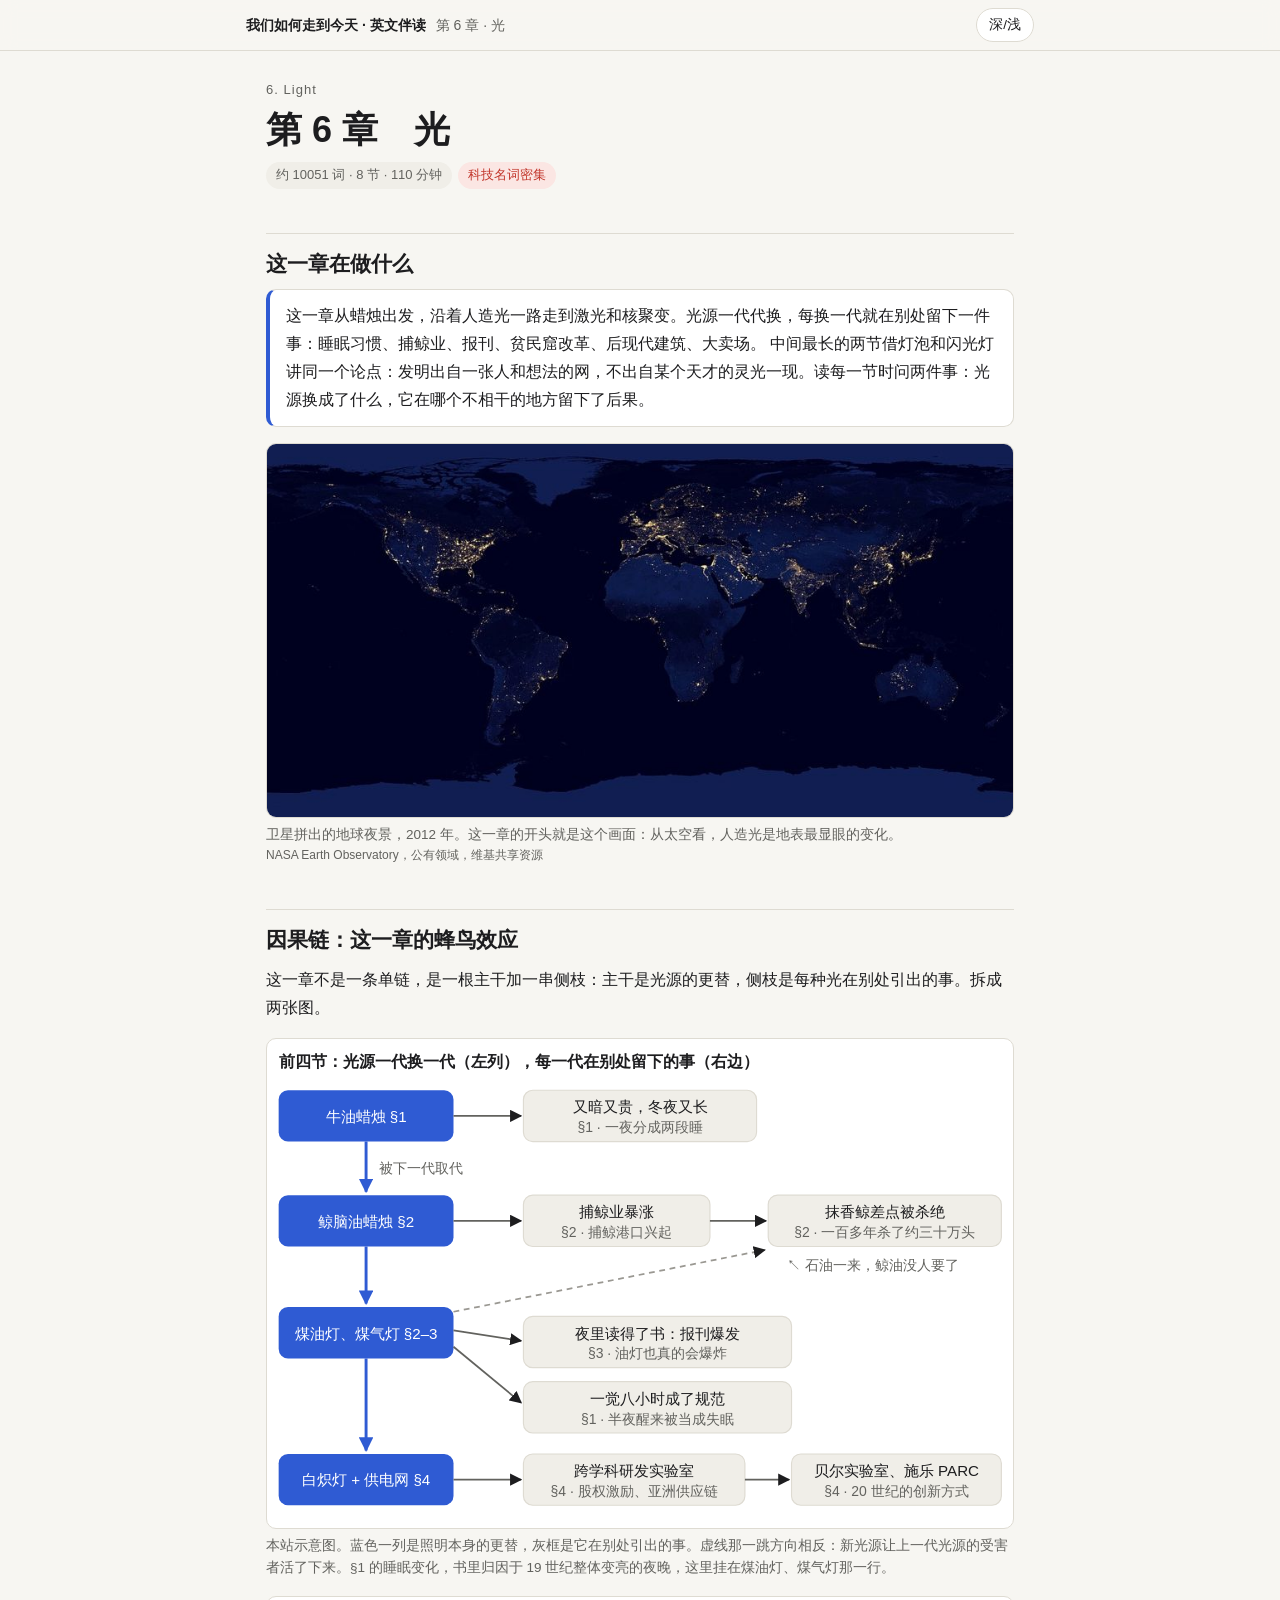
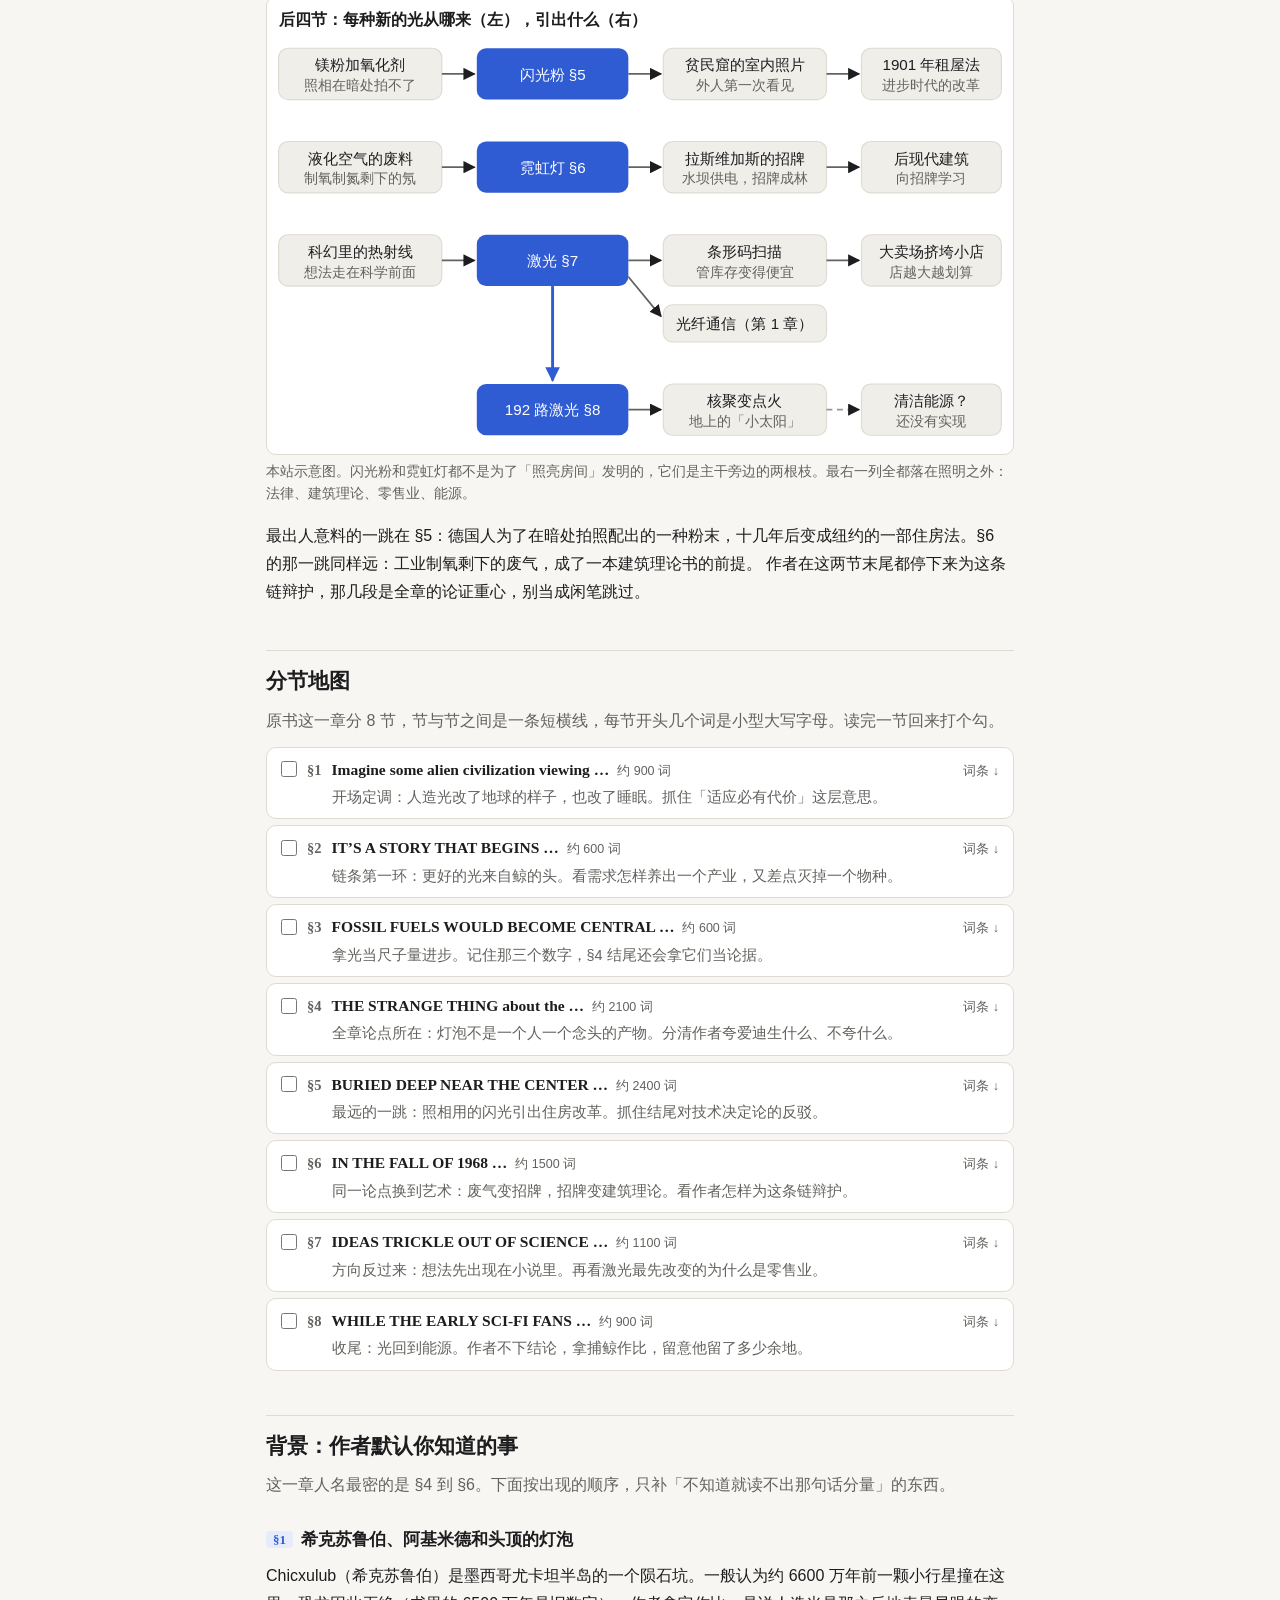
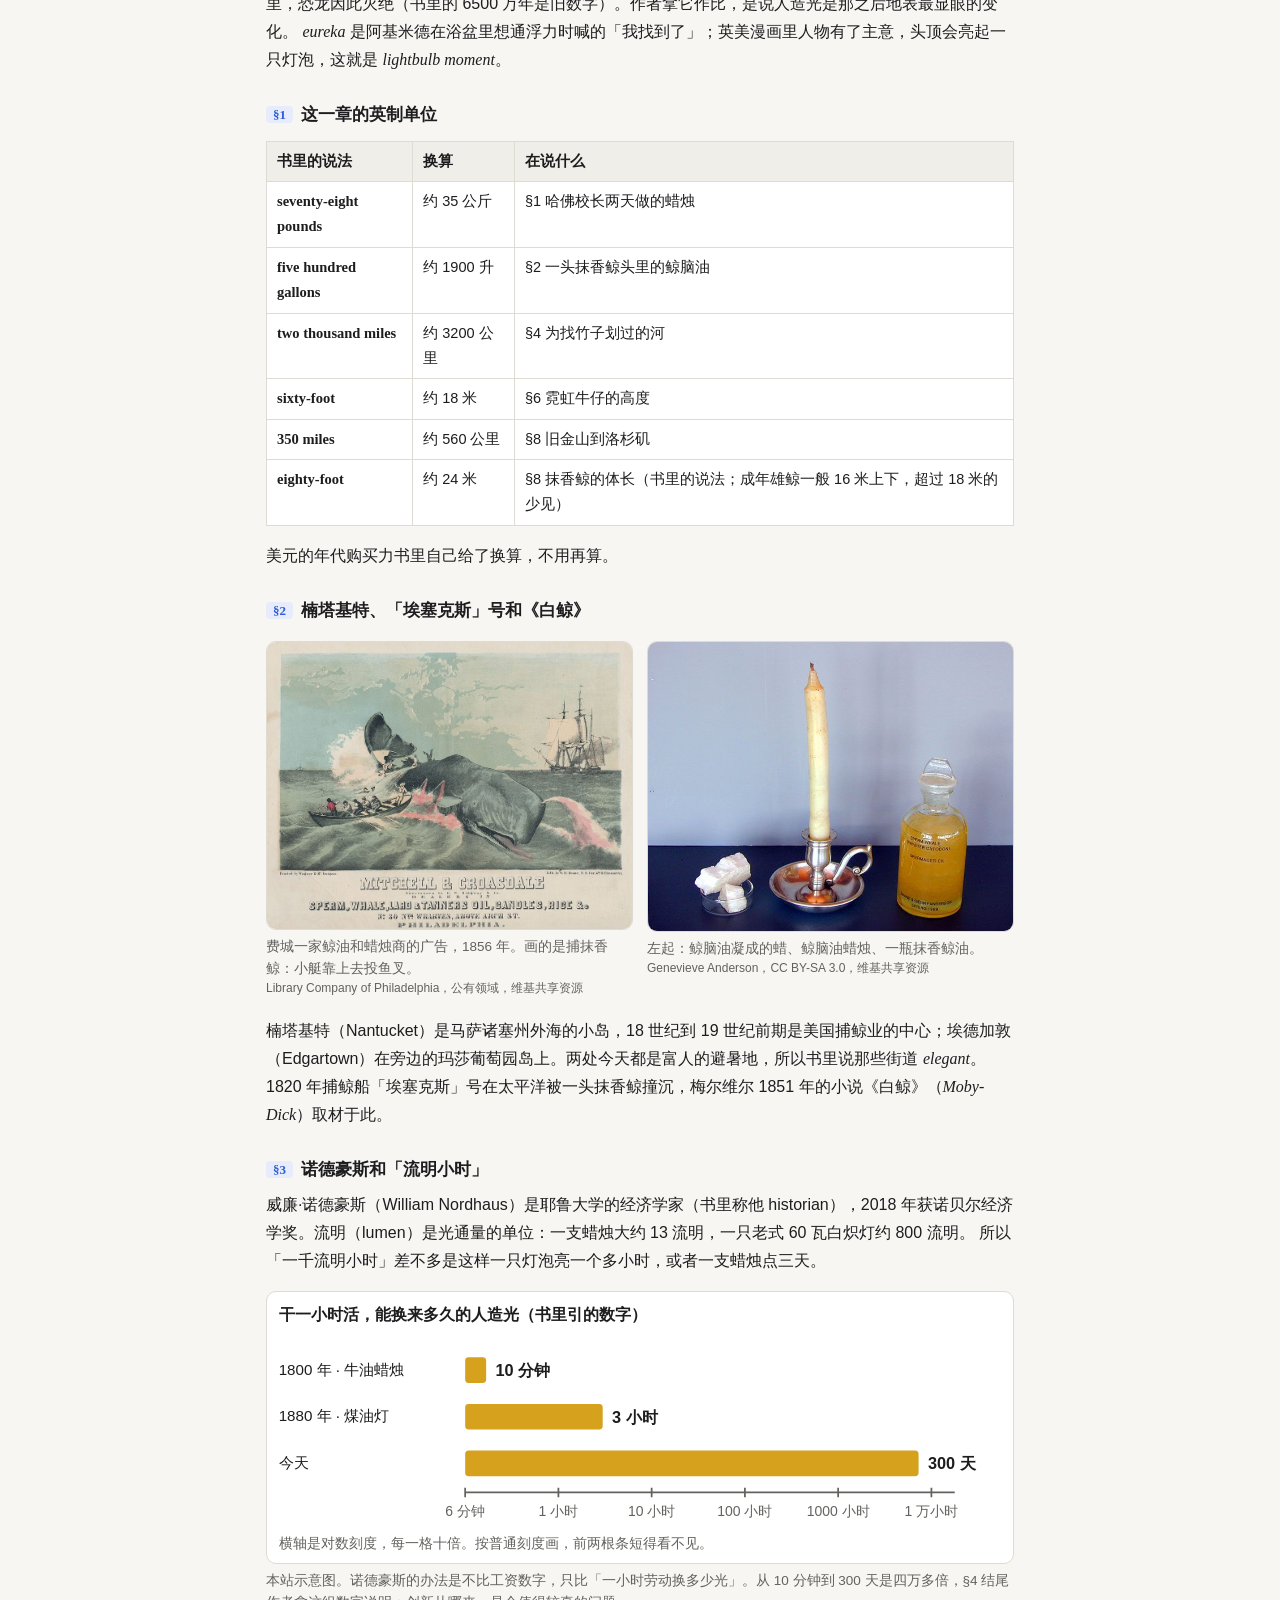
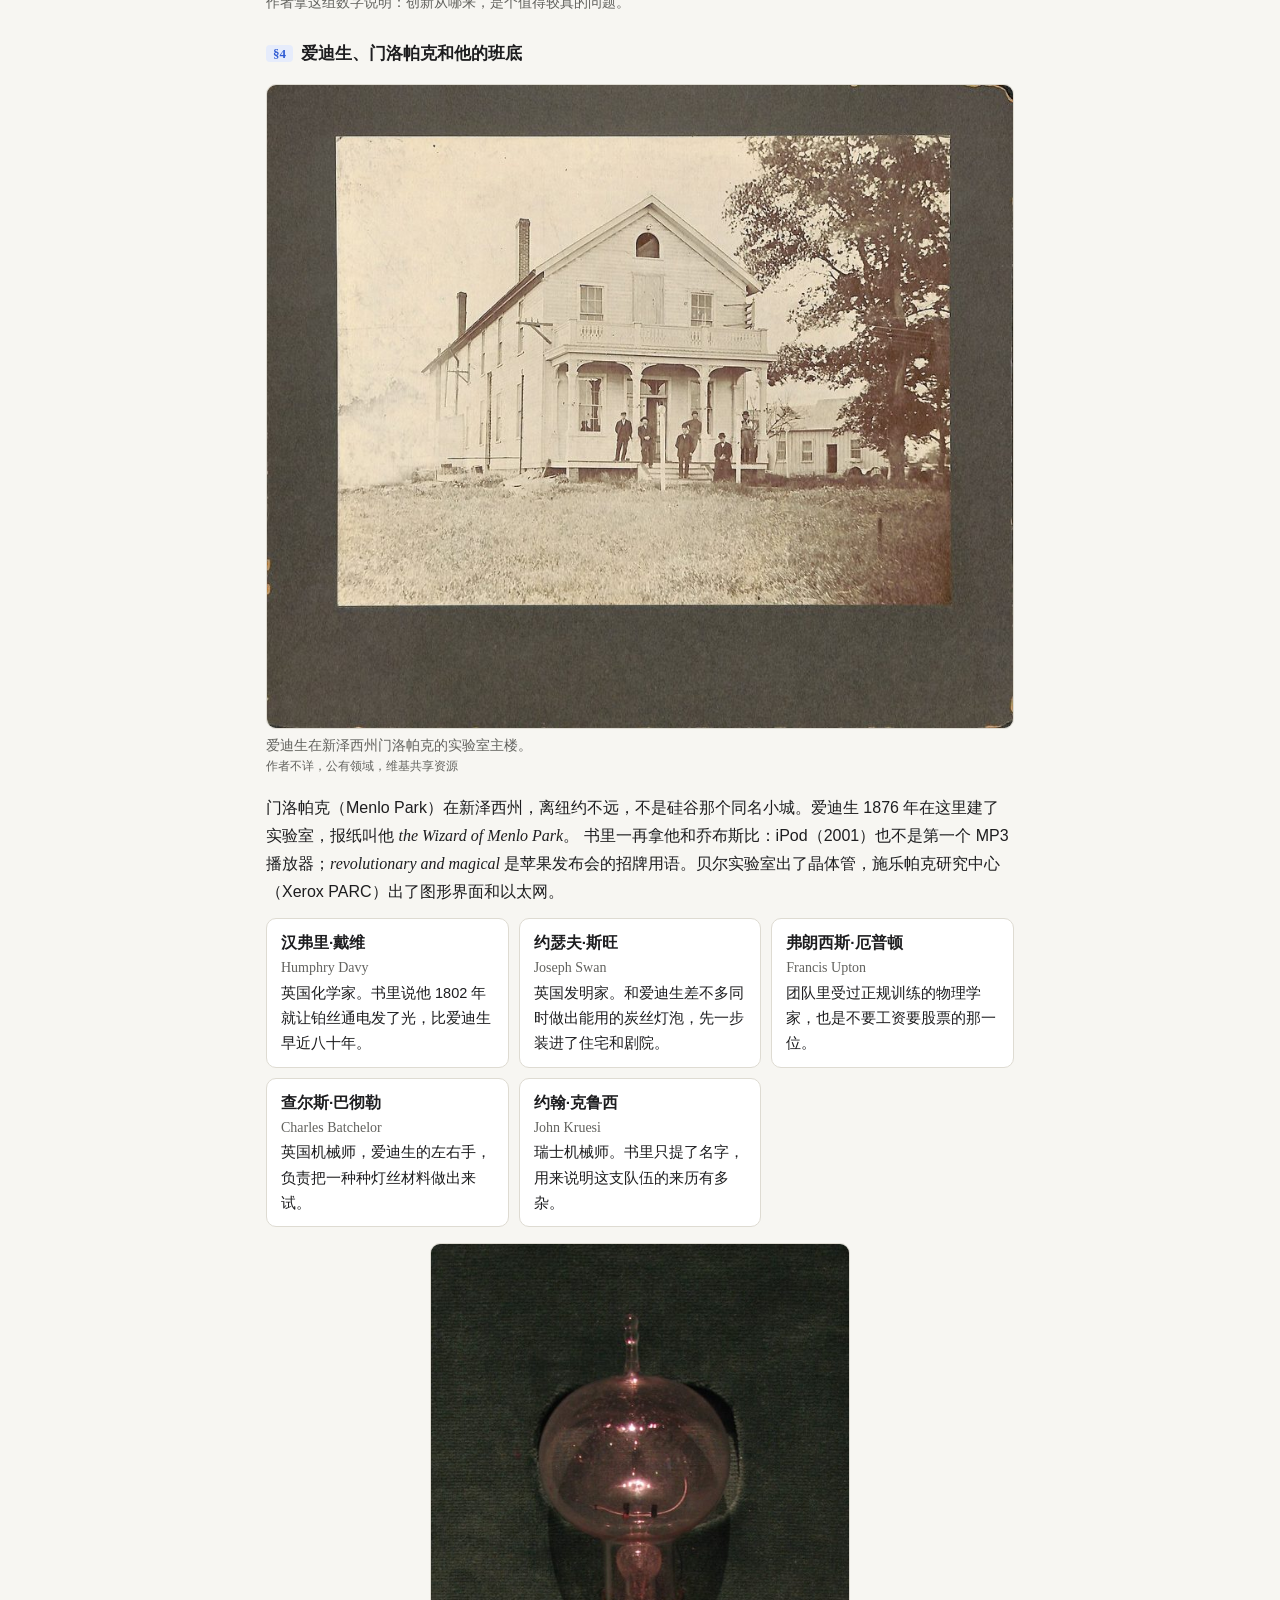
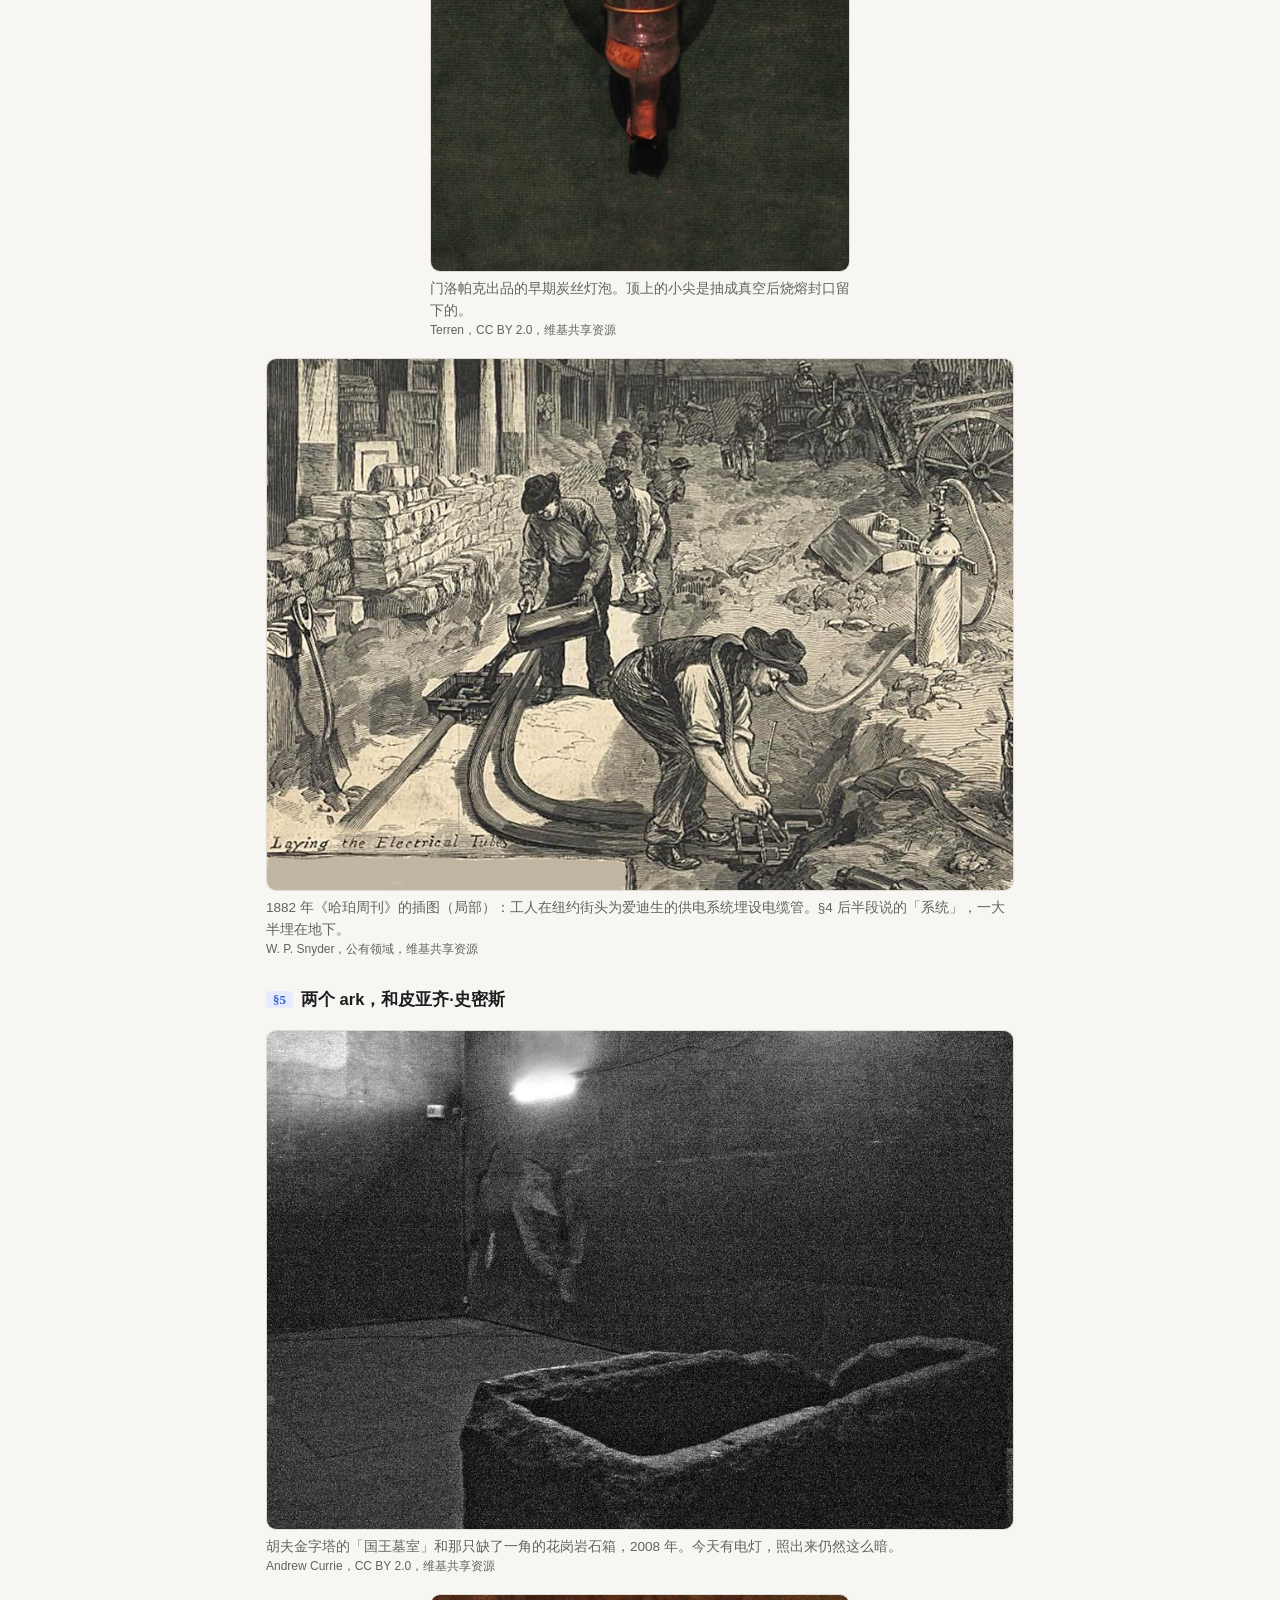
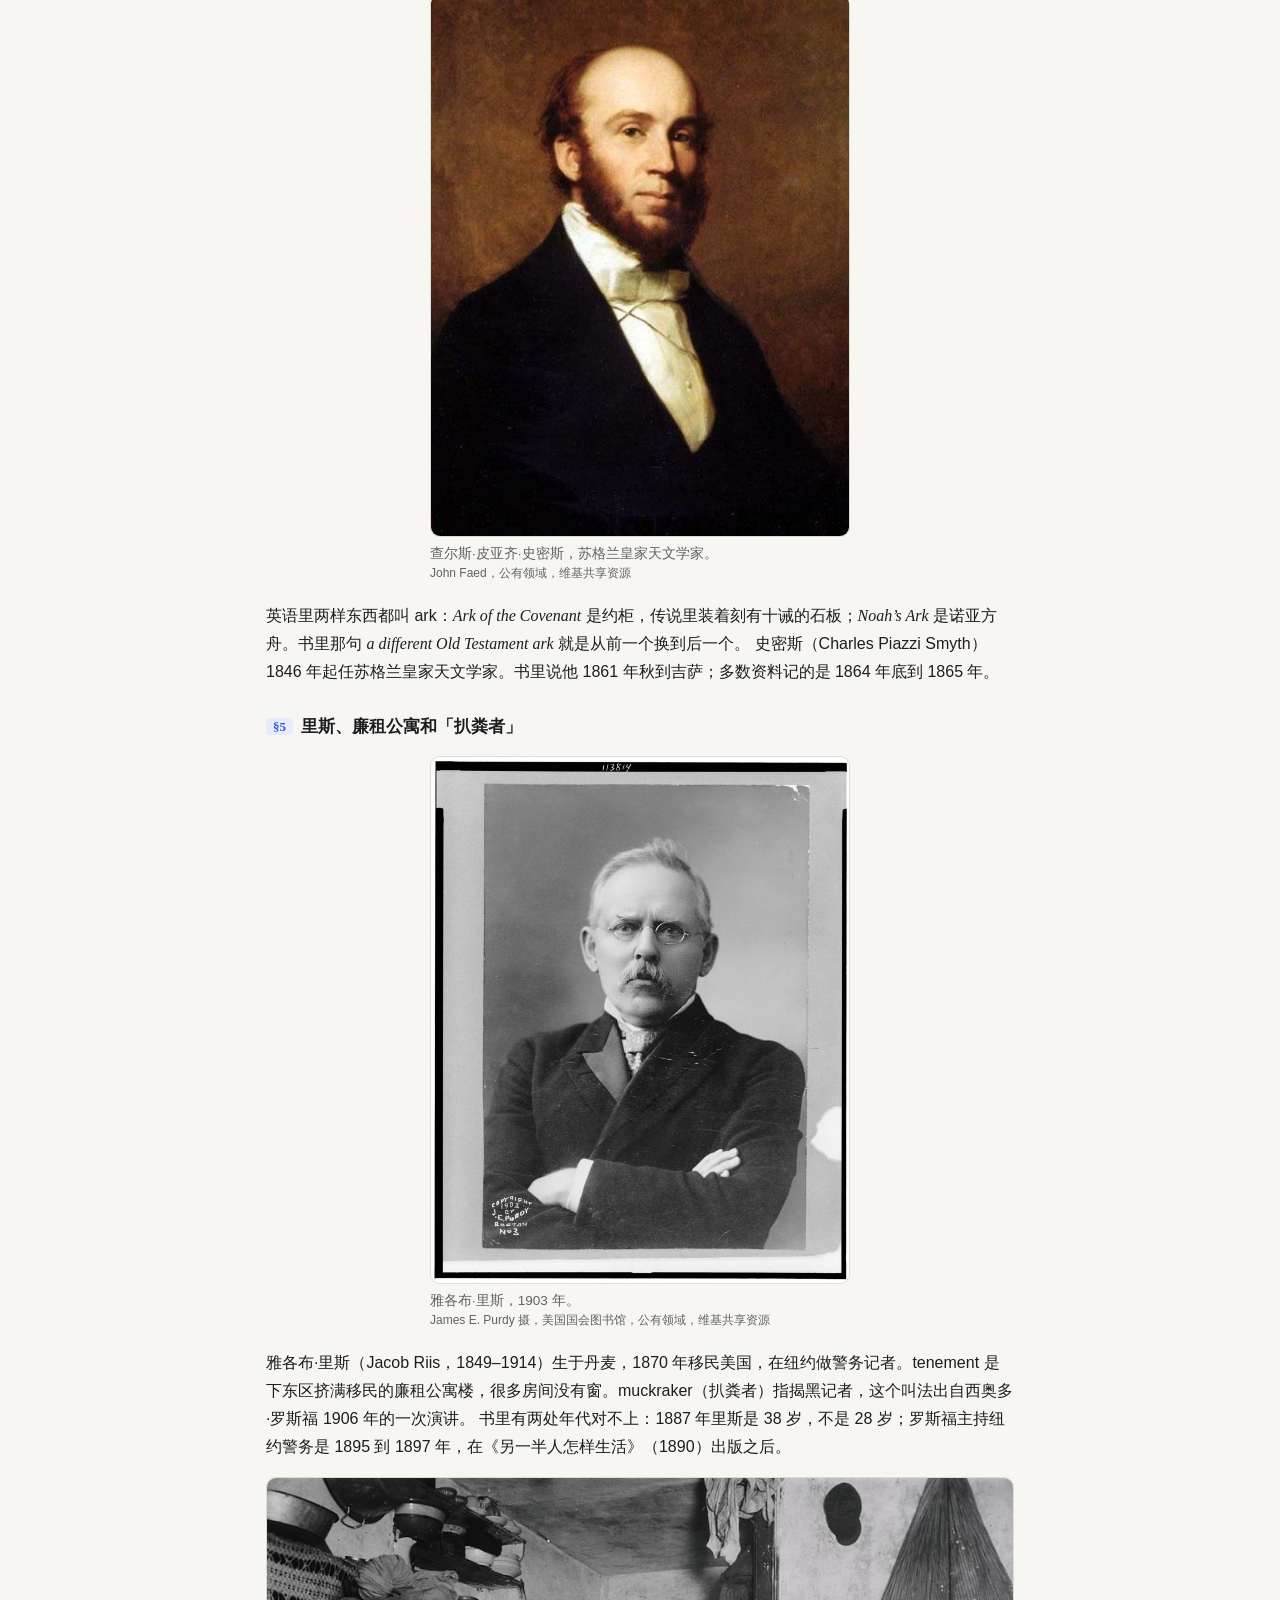
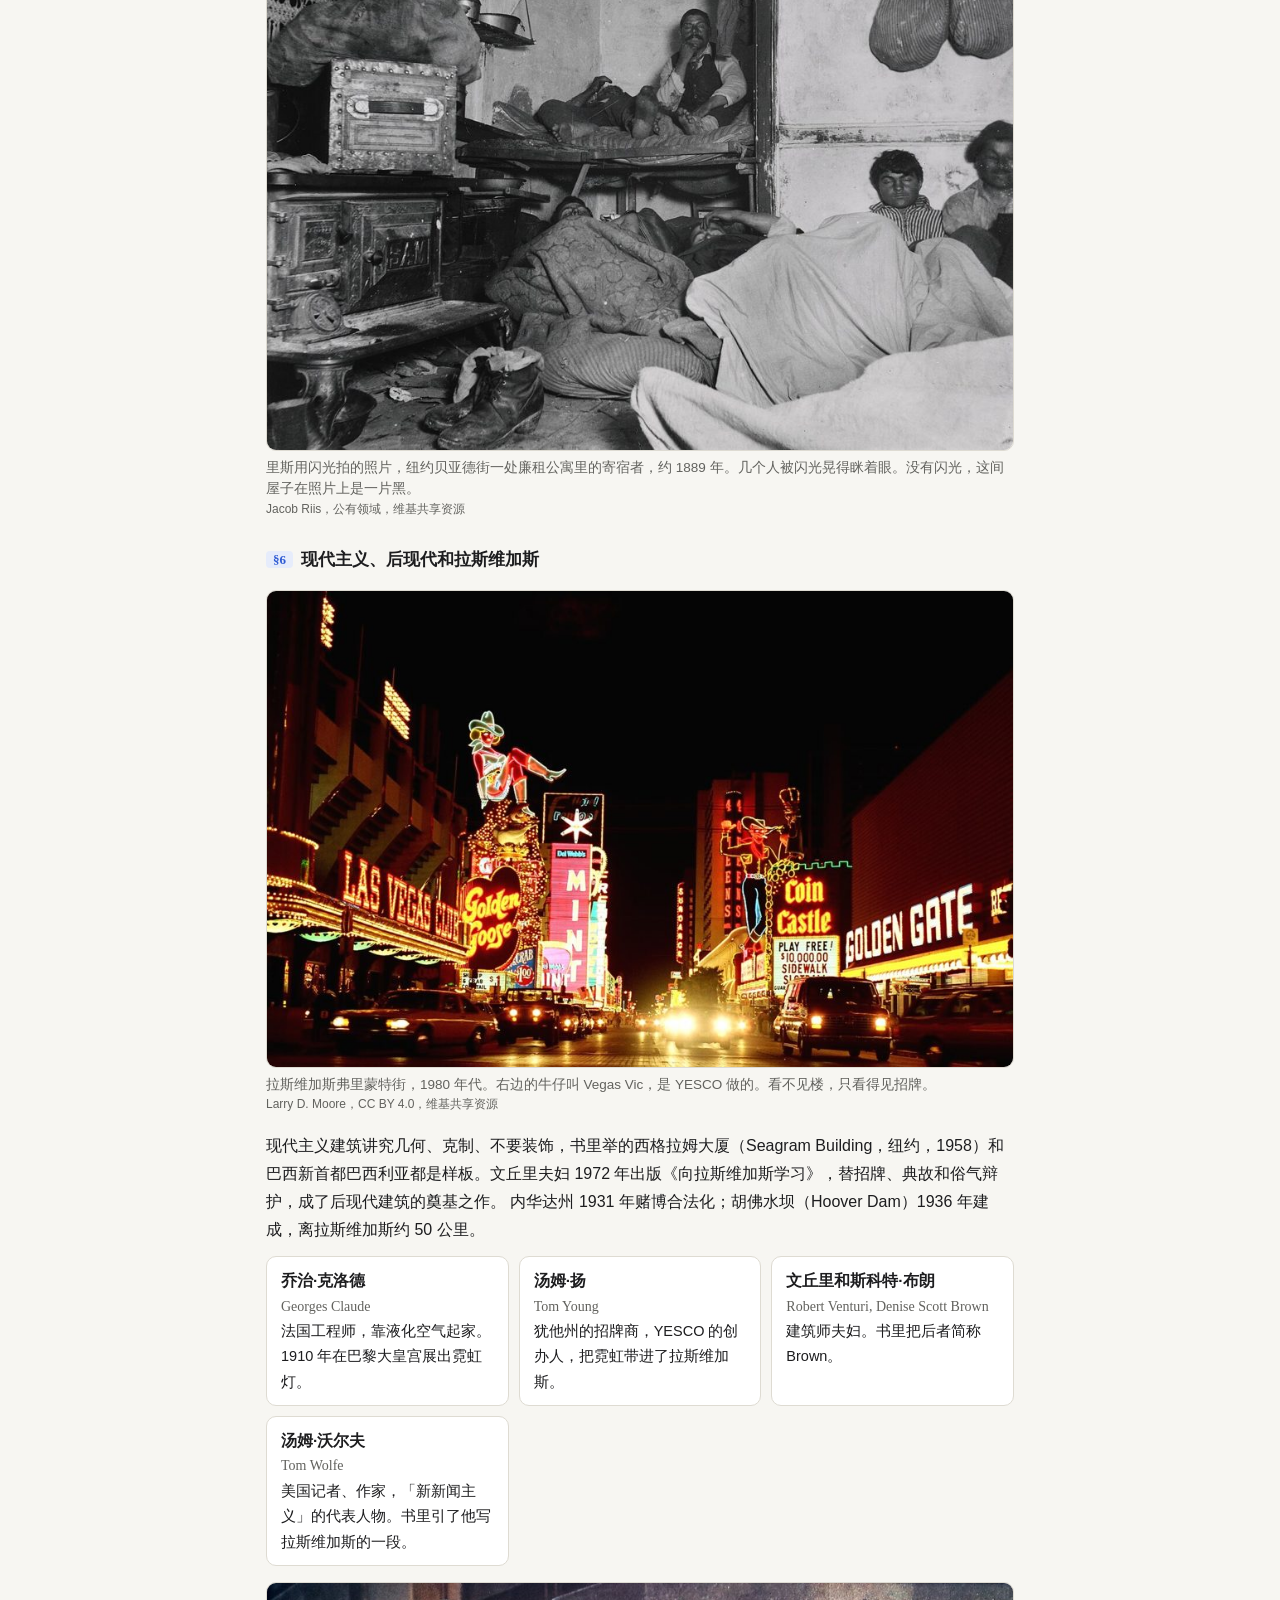
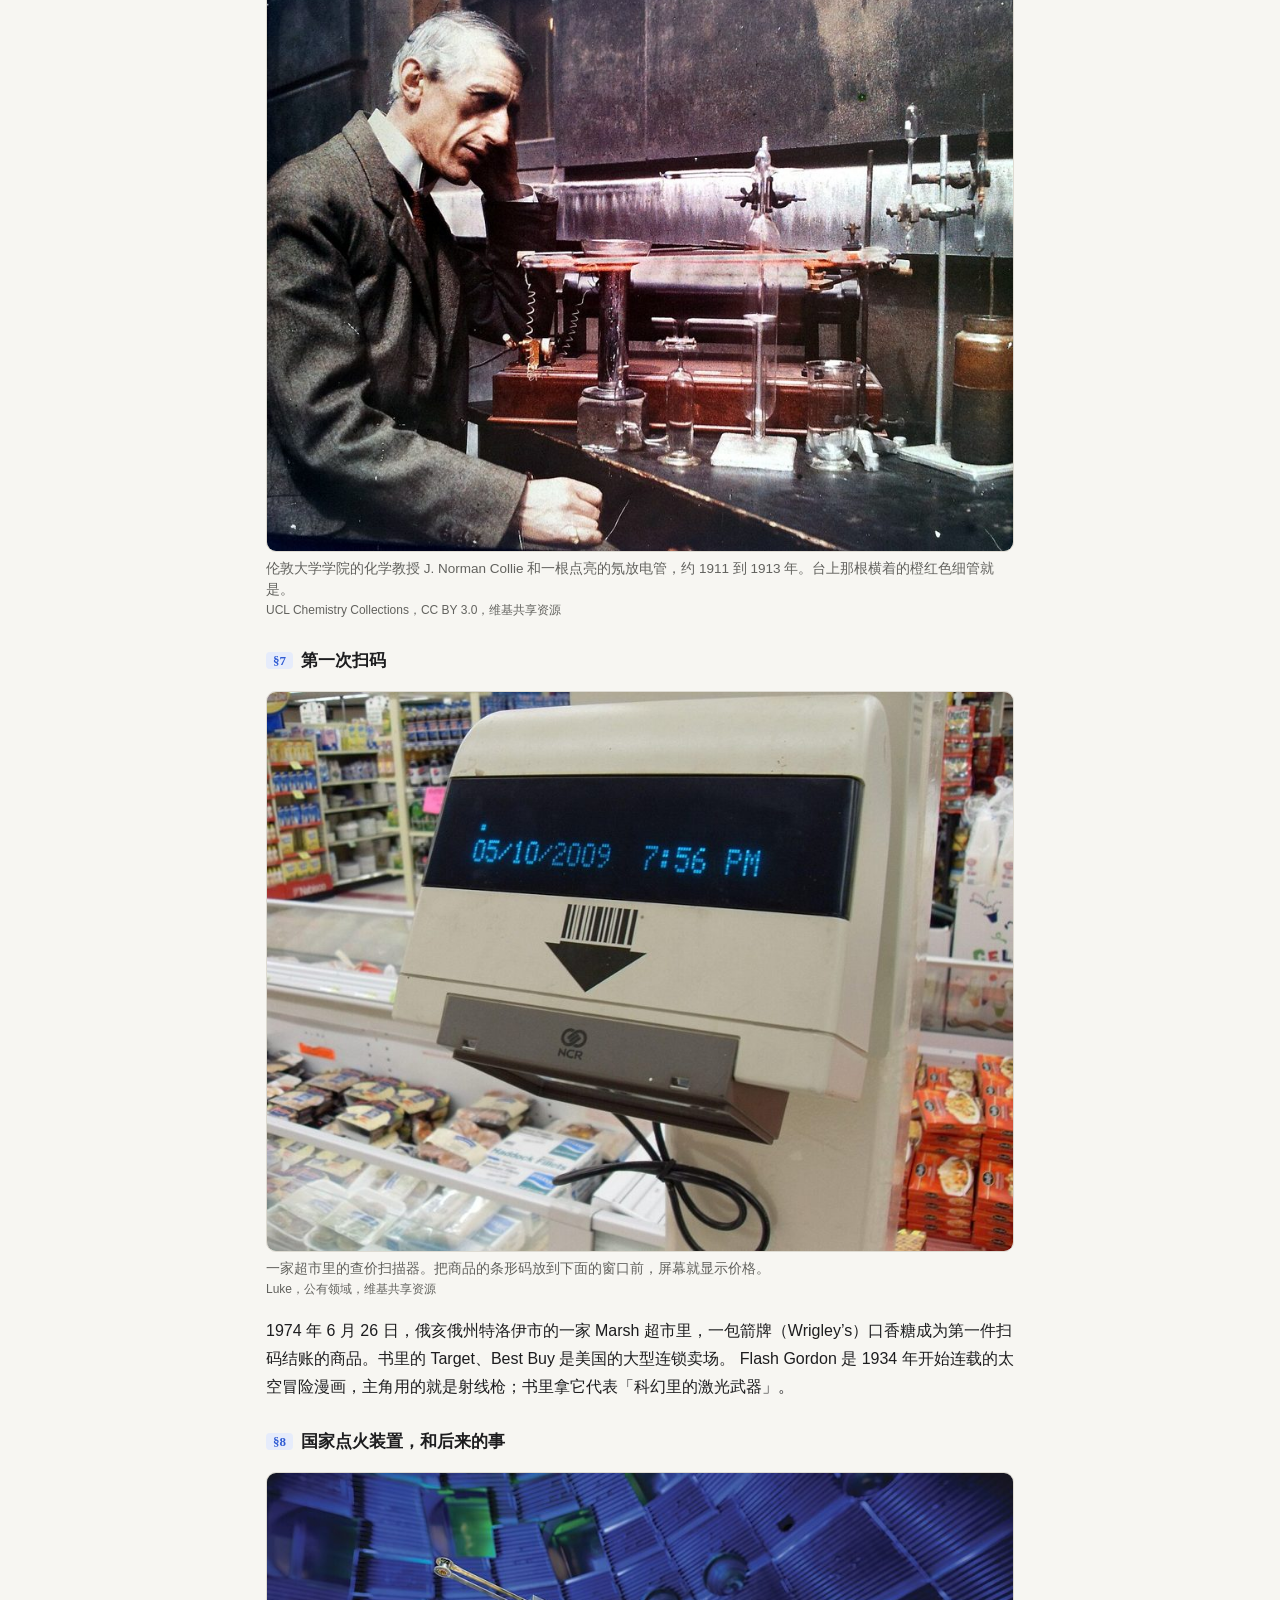
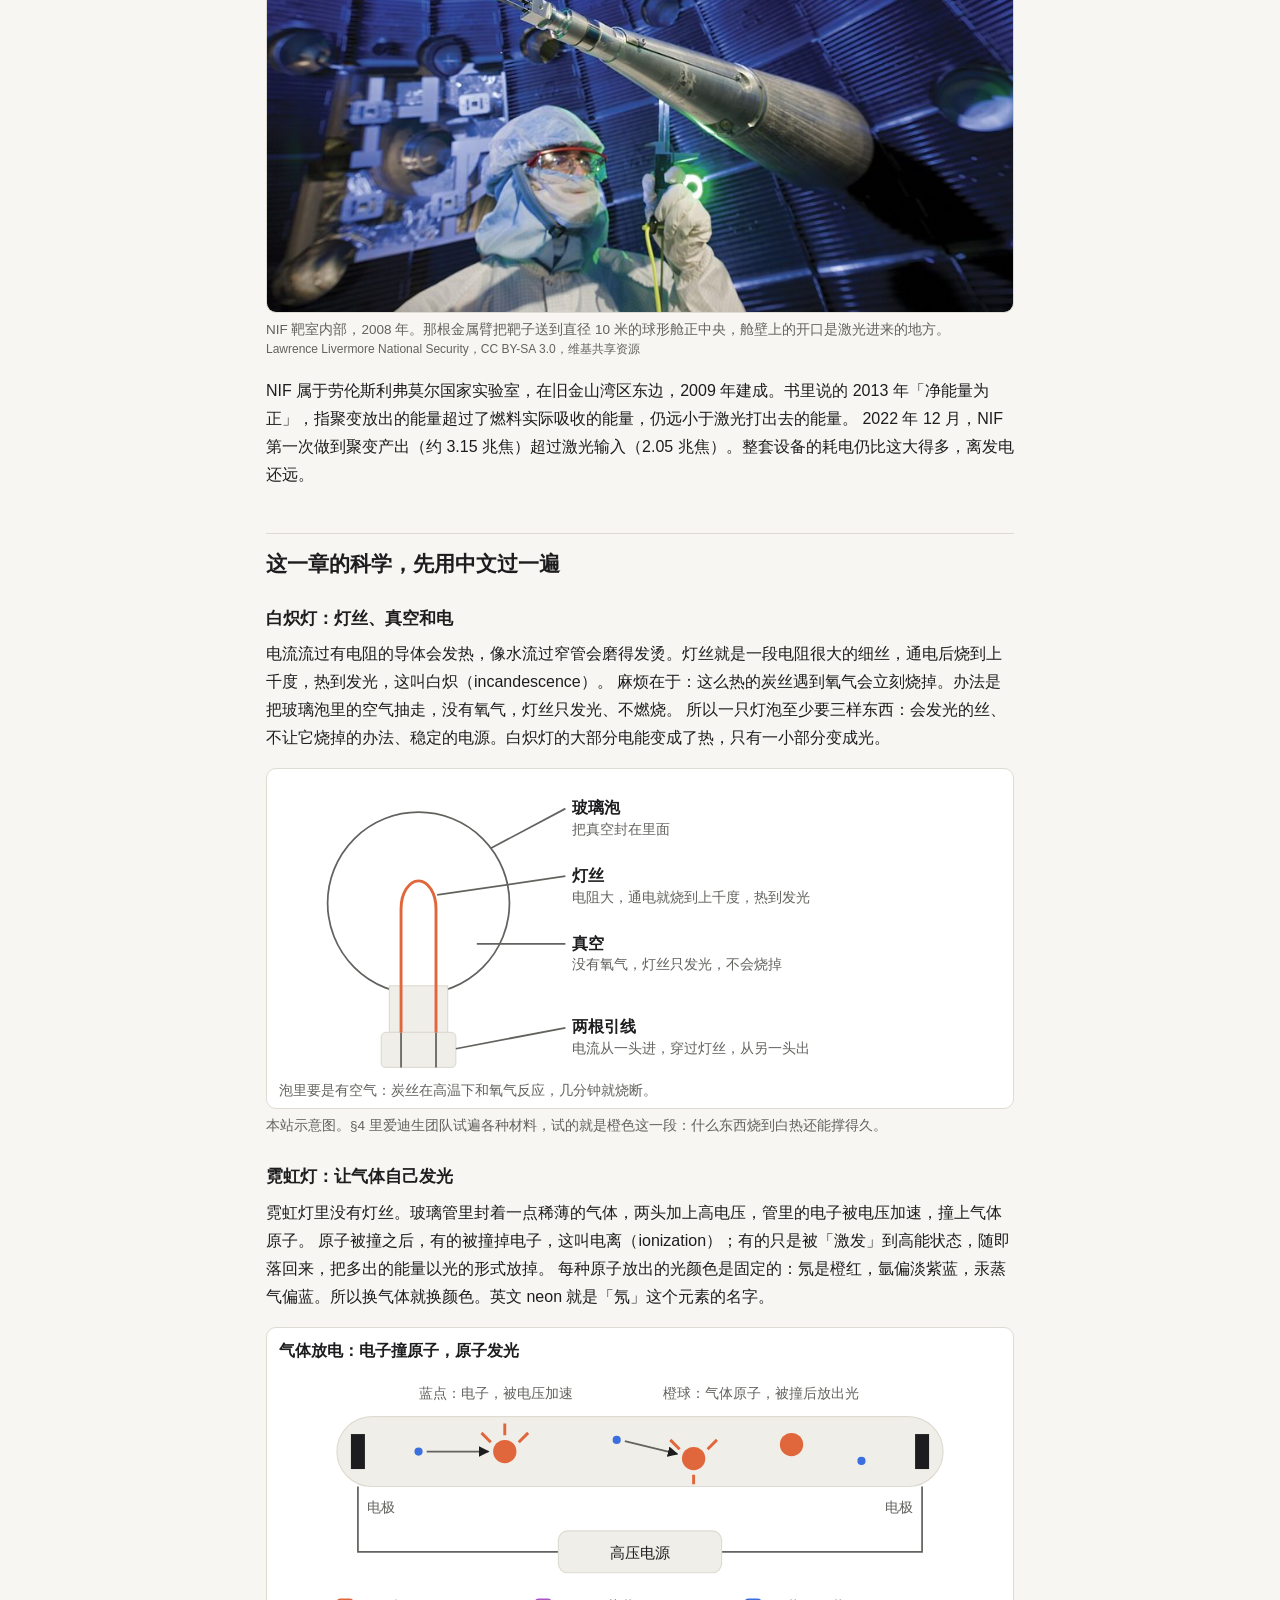
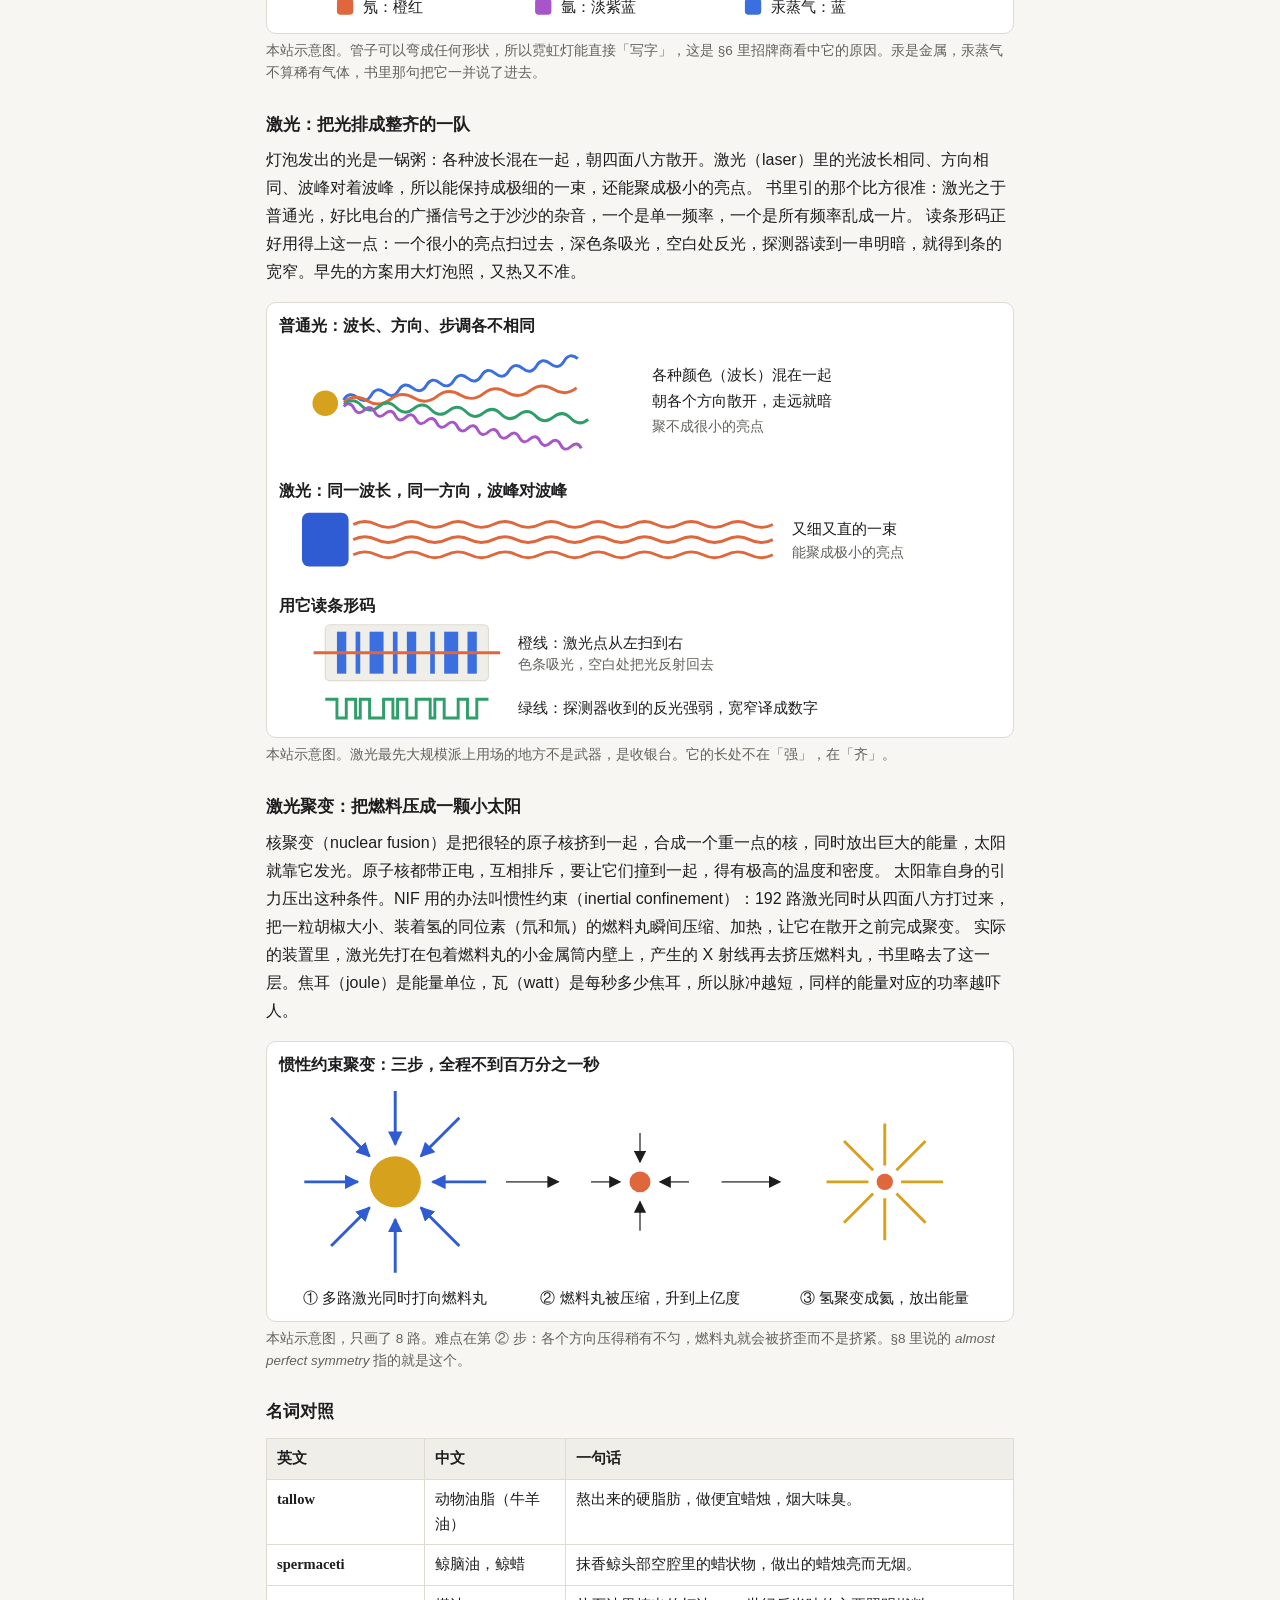
<file: chapters/06.html>
<!doctype html>
<html lang="zh-CN">
<head>
<meta charset="utf-8"><meta name="viewport" content="width=device-width, initial-scale=1">
<title>第 6 章 · 我们如何走到今天 英文伴读</title>
<link rel="stylesheet" href="../assets/style.css">
<script src="../assets/chapters.js"></script>
<script src="../assets/hw.js"></script>
</head>
<body data-chapter="6">
<main>

<h2>这一章在做什么</h2>
<div class="gist"><p>这一章从蜡烛出发，沿着人造光一路走到激光和核聚变。光源一代代换，每换一代就在别处留下一件事：睡眠习惯、捕鲸业、报刊、贫民窟改革、后现代建筑、大卖场。
中间最长的两节借灯泡和闪光灯讲同一个论点：发明出自一张人和想法的网，不出自某个天才的灵光一现。读每一节时问两件事：光源换成了什么，它在哪个不相干的地方留下了后果。</p></div>

<figure class="fig"><img src="../assets/img/06-earth-night.jpg" alt="夜间的世界地图：深蓝色的陆地上，北美东部、欧洲、印度、东亚布满密集的黄色光点，非洲内陆和海洋一片黑暗" loading="lazy">
<figcaption>卫星拼出的地球夜景，2012 年。这一章的开头就是这个画面：从太空看，人造光是地表最显眼的变化。
<span class="src">NASA Earth Observatory，公有领域，维基共享资源</span></figcaption></figure>

<h2>因果链：这一章的蜂鸟效应</h2>
<p>这一章不是一条单链，是一根主干加一串侧枝：主干是光源的更替，侧枝是每种光在别处引出的事。拆成两张图。</p>

<figure class="fig"><svg class="diagram" viewBox="0 0 640 420" role="img" aria-label="前四节的因果链。左列从上到下：牛油蜡烛、鲸脑油蜡烛、煤油灯和煤气灯、白炽灯加供电网。右边是各自引出的事：分段睡眠、捕鲸业暴涨和抹香鲸濒危、报刊爆发和八小时整觉、研发实验室">
<defs>
<marker id="c1ar" viewBox="0 0 10 10" refX="9" refY="5" markerWidth="7" markerHeight="7" orient="auto"><path d="M0 0L10 5L0 10z" class="f-fg"/></marker>
<marker id="c1ara" viewBox="0 0 10 10" refX="9" refY="5" markerWidth="5" markerHeight="5" orient="auto"><path d="M0 0L10 5L0 10z" class="f-a"/></marker>
</defs>
<text x="10" y="24" class="t-b">前四节：光源一代换一代（左列），每一代在别处留下的事（右边）</text>

<rect x="10" y="44" width="150" height="44" rx="8" class="f-a"/><text x="85" y="71" text-anchor="middle" class="t-on">牛油蜡烛 §1</text>
<rect x="10" y="134" width="150" height="44" rx="8" class="f-a"/><text x="85" y="161" text-anchor="middle" class="t-on">鲸脑油蜡烛 §2</text>
<rect x="10" y="230" width="150" height="44" rx="8" class="f-a"/><text x="85" y="257" text-anchor="middle" class="t-on">煤油灯、煤气灯 §2–3</text>
<rect x="10" y="356" width="150" height="44" rx="8" class="f-a"/><text x="85" y="383" text-anchor="middle" class="t-on">白炽灯 + 供电网 §4</text>
<path d="M85 88V131" class="ln-a" marker-end="url(#c1ara)"/><path d="M85 178V227" class="ln-a" marker-end="url(#c1ara)"/><path d="M85 274V353" class="ln-a" marker-end="url(#c1ara)"/>
<text x="96" y="115" class="t-m">被下一代取代</text>

<rect x="220" y="44" width="200" height="44" rx="8" class="box"/><text x="320" y="63" text-anchor="middle">又暗又贵，冬夜又长</text><text x="320" y="80" text-anchor="middle" class="t-m">§1 · 一夜分成两段睡</text>
<path d="M160 66H218" class="ln" marker-end="url(#c1ar)"/>

<rect x="220" y="134" width="160" height="44" rx="8" class="box"/><text x="300" y="153" text-anchor="middle">捕鲸业暴涨</text><text x="300" y="170" text-anchor="middle" class="t-m">§2 · 捕鲸港口兴起</text>
<rect x="430" y="134" width="200" height="44" rx="8" class="box"/><text x="530" y="153" text-anchor="middle">抹香鲸差点被杀绝</text><text x="530" y="170" text-anchor="middle" class="t-m">§2 · 一百多年杀了约三十万头</text>
<path d="M160 156H218" class="ln" marker-end="url(#c1ar)"/><path d="M380 156H428" class="ln" marker-end="url(#c1ar)"/>

<path d="M160 234L427 181" class="ln-d" marker-end="url(#c1ar)"/>
<text x="446" y="198" class="t-m">↖ 石油一来，鲸油没人要了</text>

<rect x="220" y="238" width="230" height="44" rx="8" class="box"/><text x="335" y="257" text-anchor="middle">夜里读得了书：报刊爆发</text><text x="335" y="274" text-anchor="middle" class="t-m">§3 · 油灯也真的会爆炸</text>
<rect x="220" y="294" width="230" height="44" rx="8" class="box"/><text x="335" y="313" text-anchor="middle">一觉八小时成了规范</text><text x="335" y="330" text-anchor="middle" class="t-m">§1 · 半夜醒来被当成失眠</text>
<path d="M160 250L218 259" class="ln" marker-end="url(#c1ar)"/><path d="M160 264L218 312" class="ln" marker-end="url(#c1ar)"/>

<rect x="220" y="356" width="190" height="44" rx="8" class="box"/><text x="315" y="375" text-anchor="middle">跨学科研发实验室</text><text x="315" y="392" text-anchor="middle" class="t-m">§4 · 股权激励、亚洲供应链</text>
<rect x="450" y="356" width="180" height="44" rx="8" class="box"/><text x="540" y="375" text-anchor="middle">贝尔实验室、施乐 PARC</text><text x="540" y="392" text-anchor="middle" class="t-m">§4 · 20 世纪的创新方式</text>
<path d="M160 378H218" class="ln" marker-end="url(#c1ar)"/><path d="M410 378H448" class="ln" marker-end="url(#c1ar)"/>
</svg>
<figcaption>本站示意图。蓝色一列是照明本身的更替，灰框是它在别处引出的事。虚线那一跳方向相反：新光源让上一代光源的受害者活了下来。§1 的睡眠变化，书里归因于 19 世纪整体变亮的夜晚，这里挂在煤油灯、煤气灯那一行。</figcaption></figure>

<figure class="fig"><svg class="diagram" viewBox="0 0 640 392" role="img" aria-label="后四节的因果链。闪光粉引出贫民窟照片和 1901 年租屋法；霓虹灯引出拉斯维加斯的招牌和后现代建筑；激光引出条形码扫描、大卖场和光纤通信；192 路激光引出核聚变点火和尚未实现的清洁能源">
<defs>
<marker id="c2ar" viewBox="0 0 10 10" refX="9" refY="5" markerWidth="7" markerHeight="7" orient="auto"><path d="M0 0L10 5L0 10z" class="f-fg"/></marker>
<marker id="c2ara" viewBox="0 0 10 10" refX="9" refY="5" markerWidth="5" markerHeight="5" orient="auto"><path d="M0 0L10 5L0 10z" class="f-a"/></marker>
</defs>
<text x="10" y="24" class="t-b">后四节：每种新的光从哪来（左），引出什么（右）</text>

<rect x="10" y="44" width="140" height="44" rx="8" class="box"/><text x="80" y="63" text-anchor="middle">镁粉加氧化剂</text><text x="80" y="80" text-anchor="middle" class="t-m">照相在暗处拍不了</text>
<rect x="180" y="44" width="130" height="44" rx="8" class="f-a"/><text x="245" y="71" text-anchor="middle" class="t-on">闪光粉 §5</text>
<rect x="340" y="44" width="140" height="44" rx="8" class="box"/><text x="410" y="63" text-anchor="middle">贫民窟的室内照片</text><text x="410" y="80" text-anchor="middle" class="t-m">外人第一次看见</text>
<rect x="510" y="44" width="120" height="44" rx="8" class="box"/><text x="570" y="63" text-anchor="middle">1901 年租屋法</text><text x="570" y="80" text-anchor="middle" class="t-m">进步时代的改革</text>
<path d="M150 66H178" class="ln" marker-end="url(#c2ar)"/><path d="M310 66H338" class="ln" marker-end="url(#c2ar)"/><path d="M480 66H508" class="ln" marker-end="url(#c2ar)"/>

<rect x="10" y="124" width="140" height="44" rx="8" class="box"/><text x="80" y="143" text-anchor="middle">液化空气的废料</text><text x="80" y="160" text-anchor="middle" class="t-m">制氧制氮剩下的氖</text>
<rect x="180" y="124" width="130" height="44" rx="8" class="f-a"/><text x="245" y="151" text-anchor="middle" class="t-on">霓虹灯 §6</text>
<rect x="340" y="124" width="140" height="44" rx="8" class="box"/><text x="410" y="143" text-anchor="middle">拉斯维加斯的招牌</text><text x="410" y="160" text-anchor="middle" class="t-m">水坝供电，招牌成林</text>
<rect x="510" y="124" width="120" height="44" rx="8" class="box"/><text x="570" y="143" text-anchor="middle">后现代建筑</text><text x="570" y="160" text-anchor="middle" class="t-m">向招牌学习</text>
<path d="M150 146H178" class="ln" marker-end="url(#c2ar)"/><path d="M310 146H338" class="ln" marker-end="url(#c2ar)"/><path d="M480 146H508" class="ln" marker-end="url(#c2ar)"/>

<rect x="10" y="204" width="140" height="44" rx="8" class="box"/><text x="80" y="223" text-anchor="middle">科幻里的热射线</text><text x="80" y="240" text-anchor="middle" class="t-m">想法走在科学前面</text>
<rect x="180" y="204" width="130" height="44" rx="8" class="f-a"/><text x="245" y="231" text-anchor="middle" class="t-on">激光 §7</text>
<rect x="340" y="204" width="140" height="44" rx="8" class="box"/><text x="410" y="223" text-anchor="middle">条形码扫描</text><text x="410" y="240" text-anchor="middle" class="t-m">管库存变得便宜</text>
<rect x="510" y="204" width="120" height="44" rx="8" class="box"/><text x="570" y="223" text-anchor="middle">大卖场挤垮小店</text><text x="570" y="240" text-anchor="middle" class="t-m">店越大越划算</text>
<path d="M150 226H178" class="ln" marker-end="url(#c2ar)"/><path d="M310 226H338" class="ln" marker-end="url(#c2ar)"/><path d="M480 226H508" class="ln" marker-end="url(#c2ar)"/>
<rect x="340" y="264" width="140" height="32" rx="8" class="box"/><text x="410" y="285" text-anchor="middle">光纤通信（第 1 章）</text>
<path d="M310 240L338 274" class="ln" marker-end="url(#c2ar)"/>

<path d="M245 248V329" class="ln-a" marker-end="url(#c2ara)"/>
<rect x="180" y="332" width="130" height="44" rx="8" class="f-a"/><text x="245" y="359" text-anchor="middle" class="t-on">192 路激光 §8</text>
<rect x="340" y="332" width="140" height="44" rx="8" class="box"/><text x="410" y="351" text-anchor="middle">核聚变点火</text><text x="410" y="368" text-anchor="middle" class="t-m">地上的「小太阳」</text>
<rect x="510" y="332" width="120" height="44" rx="8" class="box"/><text x="570" y="351" text-anchor="middle">清洁能源？</text><text x="570" y="368" text-anchor="middle" class="t-m">还没有实现</text>
<path d="M310 354H338" class="ln" marker-end="url(#c2ar)"/><path d="M480 354H508" class="ln-d" marker-end="url(#c2ar)"/>
</svg>
<figcaption>本站示意图。闪光粉和霓虹灯都不是为了「照亮房间」发明的，它们是主干旁边的两根枝。最右一列全都落在照明之外：法律、建筑理论、零售业、能源。</figcaption></figure>

<p>最出人意料的一跳在 §5：德国人为了在暗处拍照配出的一种粉末，十几年后变成纽约的一部住房法。§6 的那一跳同样远：工业制氧剩下的废气，成了一本建筑理论书的前提。
作者在这两节末尾都停下来为这条链辩护，那几段是全章的论证重心，别当成闲笔跳过。</p>

<h2>分节地图</h2>
<p class="lede">原书这一章分 8 节，节与节之间是一条短横线，每节开头几个词是小型大写字母。读完一节回来打个勾。</p>
<ol class="secmap">
  <li data-sec="1"><b>Imagine some alien civilization viewing …<span class="w">约 900 词</span></b><span class="what">开场定调：人造光改了地球的样子，也改了睡眠。抓住「适应必有代价」这层意思。</span></li>
  <li data-sec="2"><b>IT’S A STORY THAT BEGINS …<span class="w">约 600 词</span></b><span class="what">链条第一环：更好的光来自鲸的头。看需求怎样养出一个产业，又差点灭掉一个物种。</span></li>
  <li data-sec="3"><b>FOSSIL FUELS WOULD BECOME CENTRAL …<span class="w">约 600 词</span></b><span class="what">拿光当尺子量进步。记住那三个数字，§4 结尾还会拿它们当论据。</span></li>
  <li data-sec="4"><b>THE STRANGE THING about the …<span class="w">约 2100 词</span></b><span class="what">全章论点所在：灯泡不是一个人一个念头的产物。分清作者夸爱迪生什么、不夸什么。</span></li>
  <li data-sec="5"><b>BURIED DEEP NEAR THE CENTER …<span class="w">约 2400 词</span></b><span class="what">最远的一跳：照相用的闪光引出住房改革。抓住结尾对技术决定论的反驳。</span></li>
  <li data-sec="6"><b>IN THE FALL OF 1968 …<span class="w">约 1500 词</span></b><span class="what">同一论点换到艺术：废气变招牌，招牌变建筑理论。看作者怎样为这条链辩护。</span></li>
  <li data-sec="7"><b>IDEAS TRICKLE OUT OF SCIENCE …<span class="w">约 1100 词</span></b><span class="what">方向反过来：想法先出现在小说里。再看激光最先改变的为什么是零售业。</span></li>
  <li data-sec="8"><b>WHILE THE EARLY SCI-FI FANS …<span class="w">约 900 词</span></b><span class="what">收尾：光回到能源。作者不下结论，拿捕鲸作比，留意他留了多少余地。</span></li>
</ol>

<h2>背景：作者默认你知道的事</h2>
<p class="lede">这一章人名最密的是 §4 到 §6。下面按出现的顺序，只补「不知道就读不出那句话分量」的东西。</p>

<h3><span class="sec">§1</span>希克苏鲁伯、阿基米德和头顶的灯泡</h3>
<p>Chicxulub（希克苏鲁伯）是墨西哥尤卡坦半岛的一个陨石坑。一般认为约 6600 万年前一颗小行星撞在这里，恐龙因此灭绝（书里的 6500 万年是旧数字）。作者拿它作比，是说人造光是那之后地表最显眼的变化。
<i>eureka</i> 是阿基米德在浴盆里想通浮力时喊的「我找到了」；英美漫画里人物有了主意，头顶会亮起一只灯泡，这就是 <i>lightbulb moment</i>。</p>

<h3><span class="sec">§1</span>这一章的英制单位</h3>
<div class="table-wrap"><table class="terms">
  <tr><th>书里的说法</th><th>换算</th><th>在说什么</th></tr>
  <tr><td>seventy-eight pounds</td><td>约 35 公斤</td><td>§1 哈佛校长两天做的蜡烛</td></tr>
  <tr><td>five hundred gallons</td><td>约 1900 升</td><td>§2 一头抹香鲸头里的鲸脑油</td></tr>
  <tr><td>two thousand miles</td><td>约 3200 公里</td><td>§4 为找竹子划过的河</td></tr>
  <tr><td>sixty-foot</td><td>约 18 米</td><td>§6 霓虹牛仔的高度</td></tr>
  <tr><td>350 miles</td><td>约 560 公里</td><td>§8 旧金山到洛杉矶</td></tr>
  <tr><td>eighty-foot</td><td>约 24 米</td><td>§8 抹香鲸的体长（书里的说法；成年雄鲸一般 16 米上下，超过 18 米的少见）</td></tr>
</table></div>
<p>美元的年代购买力书里自己给了换算，不用再算。</p>

<h3><span class="sec">§2</span>楠塔基特、「埃塞克斯」号和《白鲸》</h3>
<div class="pair">
<figure class="fig"><img src="../assets/img/06-whaling.jpg" alt="彩色石印广告：海面上一头抹香鲸张着嘴，身上插着鱼叉、流着血，一条小艇上的人正在划桨，另一条小艇被鲸尾掀翻，远处有一艘帆船" loading="lazy">
<figcaption>费城一家鲸油和蜡烛商的广告，1856 年。画的是捕抹香鲸：小艇靠上去投鱼叉。
<span class="src">Library Company of Philadelphia，公有领域，维基共享资源</span></figcaption></figure>
<figure class="fig"><img src="../assets/img/06-spermaceti.jpg" alt="桌上三样东西：一小碟白色蜡块，一支插在金属烛台上的米白色蜡烛，一只装着黄色油的玻璃瓶" loading="lazy">
<figcaption>左起：鲸脑油凝成的蜡、鲸脑油蜡烛、一瓶抹香鲸油。
<span class="src">Genevieve Anderson，CC BY-SA 3.0，维基共享资源</span></figcaption></figure>
</div>
<p>楠塔基特（Nantucket）是马萨诸塞州外海的小岛，18 世纪到 19 世纪前期是美国捕鲸业的中心；埃德加敦（Edgartown）在旁边的玛莎葡萄园岛上。两处今天都是富人的避暑地，所以书里说那些街道 <i>elegant</i>。
1820 年捕鲸船「埃塞克斯」号在太平洋被一头抹香鲸撞沉，梅尔维尔 1851 年的小说《白鲸》（<i>Moby-Dick</i>）取材于此。</p>

<h3><span class="sec">§3</span>诺德豪斯和「流明小时」</h3>
<p>威廉·诺德豪斯（William Nordhaus）是耶鲁大学的经济学家（书里称他 historian），2018 年获诺贝尔经济学奖。流明（lumen）是光通量的单位：一支蜡烛大约 13 流明，一只老式 60 瓦白炽灯约 800 流明。
所以「一千流明小时」差不多是这样一只灯泡亮一个多小时，或者一支蜡烛点三天。</p>
<figure class="fig"><svg class="diagram" viewBox="0 0 640 232" role="img" aria-label="对数刻度的条形图：干一小时活能换来的人造光，1800 年牛油蜡烛是 10 分钟，1880 年煤油灯是 3 小时，今天是 300 天">
<text x="10" y="24" class="t-b">干一小时活，能换来多久的人造光（书里引的数字）</text>
<text x="10" y="71">1800 年 · 牛油蜡烛</text><rect x="170" y="56" width="18" height="22" rx="3" class="f5"/><text x="196" y="72" class="t-b">10 分钟</text>
<text x="10" y="111">1880 年 · 煤油灯</text><rect x="170" y="96" width="118" height="22" rx="3" class="f5"/><text x="296" y="112" class="t-b">3 小时</text>
<text x="10" y="151">今天</text><rect x="170" y="136" width="389" height="22" rx="3" class="f5"/><text x="567" y="152" class="t-b">300 天</text>
<path d="M170 172H590" class="ln"/>
<path d="M170 168V176M250 168V176M330 168V176M410 168V176M490 168V176M570 168V176" class="ln"/>
<text x="170" y="192" text-anchor="middle" class="t-m">6 分钟</text><text x="250" y="192" text-anchor="middle" class="t-m">1 小时</text><text x="330" y="192" text-anchor="middle" class="t-m">10 小时</text><text x="410" y="192" text-anchor="middle" class="t-m">100 小时</text><text x="490" y="192" text-anchor="middle" class="t-m">1000 小时</text><text x="570" y="192" text-anchor="middle" class="t-m">1 万小时</text>
<text x="10" y="220" class="t-m">横轴是对数刻度，每一格十倍。按普通刻度画，前两根条短得看不见。</text>
</svg>
<figcaption>本站示意图。诺德豪斯的办法是不比工资数字，只比「一小时劳动换多少光」。从 10 分钟到 300 天是四万多倍，§4 结尾作者拿这组数字说明：创新从哪来，是个值得较真的问题。</figcaption></figure>

<h3><span class="sec">§4</span>爱迪生、门洛帕克和他的班底</h3>
<figure class="fig"><img src="../assets/img/06-menlo.jpg" alt="泛黄的老照片：一栋两层白色木板房，带门廊和二楼阳台，门廊上站着六七个穿深色外套的男人，右边有一棵大树" loading="lazy">
<figcaption>爱迪生在新泽西州门洛帕克的实验室主楼。
<span class="src">作者不详，公有领域，维基共享资源</span></figcaption></figure>
<p>门洛帕克（Menlo Park）在新泽西州，离纽约不远，不是硅谷那个同名小城。爱迪生 1876 年在这里建了实验室，报纸叫他 <i>the Wizard of Menlo Park</i>。
书里一再拿他和乔布斯比：iPod（2001）也不是第一个 MP3 播放器；<i>revolutionary and magical</i> 是苹果发布会的招牌用语。贝尔实验室出了晶体管，施乐帕克研究中心（Xerox PARC）出了图形界面和以太网。</p>
<div class="who">
  <div><b>汉弗里·戴维</b><span class="en">Humphry Davy</span>英国化学家。书里说他 1802 年就让铂丝通电发了光，比爱迪生早近八十年。</div>
  <div><b>约瑟夫·斯旺</b><span class="en">Joseph Swan</span>英国发明家。和爱迪生差不多同时做出能用的炭丝灯泡，先一步装进了住宅和剧院。</div>
  <div><b>弗朗西斯·厄普顿</b><span class="en">Francis Upton</span>团队里受过正规训练的物理学家，也是不要工资要股票的那一位。</div>
  <div><b>查尔斯·巴彻勒</b><span class="en">Charles Batchelor</span>英国机械师，爱迪生的左右手，负责把一种种灯丝材料做出来试。</div>
  <div><b>约翰·克鲁西</b><span class="en">John Kruesi</span>瑞士机械师。书里只提了名字，用来说明这支队伍的来历有多杂。</div>
</div>
<figure class="fig narrow"><img src="../assets/img/06-edison-bulb.jpg" alt="深绿色绒布上放着一只早期灯泡：圆形玻璃泡，顶上有一个抽气后封口留下的小尖，泡内有一根弯成弧形的细丝" loading="lazy">
<figcaption>门洛帕克出品的早期炭丝灯泡。顶上的小尖是抽成真空后烧熔封口留下的。
<span class="src">Terren，CC BY 2.0，维基共享资源</span></figcaption></figure>
<figure class="fig"><img src="../assets/img/06-pearl-street.jpg" alt="版画：街道被挖开一条沟，几个戴帽子的工人弯腰往沟里的管道接头浇灌东西，地上摆着长长的管子，远处有马车" loading="lazy">
<figcaption>1882 年《哈珀周刊》的插图（局部）：工人在纽约街头为爱迪生的供电系统埋设电缆管。§4 后半段说的「系统」，一大半埋在地下。
<span class="src">W. P. Snyder，公有领域，维基共享资源</span></figcaption></figure>

<h3><span class="sec">§5</span>两个 ark，和皮亚齐·史密斯</h3>
<figure class="fig"><img src="../assets/img/06-kings-chamber.jpg" alt="昏暗的石室，墙面是平整的大石块，墙角有一盏灯，前景是一只没有盖子的长方形石箱，一角有缺口" loading="lazy">
<figcaption>胡夫金字塔的「国王墓室」和那只缺了一角的花岗岩石箱，2008 年。今天有电灯，照出来仍然这么暗。
<span class="src">Andrew Currie，CC BY 2.0，维基共享资源</span></figcaption></figure>
<figure class="fig narrow"><img src="../assets/img/06-smyth.jpg" alt="油画肖像：一个秃顶、留络腮胡的男子，穿深色外套和白衬衫，侧身看向画外" loading="lazy">
<figcaption>查尔斯·皮亚齐·史密斯，苏格兰皇家天文学家。
<span class="src">John Faed，公有领域，维基共享资源</span></figcaption></figure>
<p>英语里两样东西都叫 ark：<i>Ark of the Covenant</i> 是约柜，传说里装着刻有十诫的石板；<i>Noah’s Ark</i> 是诺亚方舟。书里那句 <i>a different Old Testament ark</i> 就是从前一个换到后一个。
史密斯（Charles Piazzi Smyth）1846 年起任苏格兰皇家天文学家。书里说他 1861 年秋到吉萨；多数资料记的是 1864 年底到 1865 年。</p>

<h3><span class="sec">§5</span>里斯、廉租公寓和「扒粪者」</h3>
<figure class="fig narrow"><img src="../assets/img/06-riis.jpg" alt="黑白肖像：一个戴圆框眼镜、留着浓密八字胡的中年男人，穿深色外套，双臂交叉在胸前" loading="lazy">
<figcaption>雅各布·里斯，1903 年。
<span class="src">James E. Purdy 摄，美国国会图书馆，公有领域，维基共享资源</span></figcaption></figure>
<p>雅各布·里斯（Jacob Riis，1849–1914）生于丹麦，1870 年移民美国，在纽约做警务记者。tenement 是下东区挤满移民的廉租公寓楼，很多房间没有窗。muckraker（扒粪者）指揭黑记者，这个叫法出自西奥多·罗斯福 1906 年的一次演讲。
书里有两处年代对不上：1887 年里斯是 38 岁，不是 28 岁；罗斯福主持纽约警务是 1895 到 1897 年，在《另一半人怎样生活》（1890）出版之后。</p>
<figure class="fig"><img src="../assets/img/06-riis-bayard.jpg" alt="黑白照片：一间狭小的屋子里挤着六七个男人，有的躺在上下铺板上，有的裹着被子坐在地上，被强光照得睁不开眼，左边是铁炉子，地上有一双靴子" loading="lazy">
<figcaption>里斯用闪光拍的照片，纽约贝亚德街一处廉租公寓里的寄宿者，约 1889 年。几个人被闪光晃得眯着眼。没有闪光，这间屋子在照片上是一片黑。
<span class="src">Jacob Riis，公有领域，维基共享资源</span></figcaption></figure>

<h3><span class="sec">§6</span>现代主义、后现代和拉斯维加斯</h3>
<figure class="fig"><img src="../assets/img/06-fremont.jpg" alt="夜晚的街道，两边全是发光的招牌：左边高处是一个跷着腿的霓虹女牛仔，右边是一个戴帽子的霓虹牛仔，下面是 Golden Goose、Mint、Golden Gate 等赌场的字样，街上有汽车" loading="lazy">
<figcaption>拉斯维加斯弗里蒙特街，1980 年代。右边的牛仔叫 Vegas Vic，是 YESCO 做的。看不见楼，只看得见招牌。
<span class="src">Larry D. Moore，CC BY 4.0，维基共享资源</span></figcaption></figure>
<p>现代主义建筑讲究几何、克制、不要装饰，书里举的西格拉姆大厦（Seagram Building，纽约，1958）和巴西新首都巴西利亚都是样板。文丘里夫妇 1972 年出版《向拉斯维加斯学习》，替招牌、典故和俗气辩护，成了后现代建筑的奠基之作。
内华达州 1931 年赌博合法化；胡佛水坝（Hoover Dam）1936 年建成，离拉斯维加斯约 50 公里。</p>
<div class="who">
  <div><b>乔治·克洛德</b><span class="en">Georges Claude</span>法国工程师，靠液化空气起家。1910 年在巴黎大皇宫展出霓虹灯。</div>
  <div><b>汤姆·扬</b><span class="en">Tom Young</span>犹他州的招牌商，YESCO 的创办人，把霓虹带进了拉斯维加斯。</div>
  <div><b>文丘里和斯科特·布朗</b><span class="en">Robert Venturi, Denise Scott Brown</span>建筑师夫妇。书里把后者简称 Brown。</div>
  <div><b>汤姆·沃尔夫</b><span class="en">Tom Wolfe</span>美国记者、作家，「新新闻主义」的代表人物。书里引了他写拉斯维加斯的一段。</div>
</div>
<figure class="fig"><img src="../assets/img/06-neon-tube.jpg" alt="早期彩色照片：一位灰白头发的男人坐在实验台前，手托着头，面前架着一根横放的细玻璃管，管子发出橙红色的光，周围是玻璃器皿" loading="lazy">
<figcaption>伦敦大学学院的化学教授 J. Norman Collie 和一根点亮的氖放电管，约 1911 到 1913 年。台上那根横着的橙红色细管就是。
<span class="src">UCL Chemistry Collections，CC BY 3.0，维基共享资源</span></figcaption></figure>

<h3><span class="sec">§7</span>第一次扫码</h3>
<figure class="fig"><img src="../assets/img/06-scanner.jpg" alt="超市冷柜旁的柱子上装着一台米色的自助查价机，上面是蓝色字的显示屏，中间画着条形码和向下的箭头，下面是扫描窗口" loading="lazy">
<figcaption>一家超市里的查价扫描器。把商品的条形码放到下面的窗口前，屏幕就显示价格。
<span class="src">Luke，公有领域，维基共享资源</span></figcaption></figure>
<p>1974 年 6 月 26 日，俄亥俄州特洛伊市的一家 Marsh 超市里，一包箭牌（Wrigley’s）口香糖成为第一件扫码结账的商品。书里的 Target、Best Buy 是美国的大型连锁卖场。
Flash Gordon 是 1934 年开始连载的太空冒险漫画，主角用的就是射线枪；书里拿它代表「科幻里的激光武器」。</p>

<h3><span class="sec">§8</span>国家点火装置，和后来的事</h3>
<figure class="fig"><img src="../assets/img/06-nif.jpg" alt="一个穿白色洁净服、戴护目镜的工作人员站在球形舱室内部，舱壁是蓝色的金属板，上面有许多圆形开口，一根长长的金属臂从右侧伸到舱室中央" loading="lazy">
<figcaption>NIF 靶室内部，2008 年。那根金属臂把靶子送到直径 10 米的球形舱正中央，舱壁上的开口是激光进来的地方。
<span class="src">Lawrence Livermore National Security，CC BY-SA 3.0，维基共享资源</span></figcaption></figure>
<p>NIF 属于劳伦斯利弗莫尔国家实验室，在旧金山湾区东边，2009 年建成。书里说的 2013 年「净能量为正」，指聚变放出的能量超过了燃料实际吸收的能量，仍远小于激光打出去的能量。
2022 年 12 月，NIF 第一次做到聚变产出（约 3.15 兆焦）超过激光输入（2.05 兆焦）。整套设备的耗电仍比这大得多，离发电还远。</p>

<h2>这一章的科学，先用中文过一遍</h2>

<h3>白炽灯：灯丝、真空和电</h3>
<p>电流流过有电阻的导体会发热，像水流过窄管会磨得发烫。灯丝就是一段电阻很大的细丝，通电后烧到上千度，热到发光，这叫白炽（incandescence）。
麻烦在于：这么热的炭丝遇到氧气会立刻烧掉。办法是把玻璃泡里的空气抽走，没有氧气，灯丝只发光、不燃烧。
所以一只灯泡至少要三样东西：会发光的丝、不让它烧掉的办法、稳定的电源。白炽灯的大部分电能变成了热，只有一小部分变成光。</p>
<figure class="fig"><svg class="diagram" viewBox="0 0 640 290" role="img" aria-label="白炽灯剖面示意：玻璃泡里是真空，中间一根弯成马蹄形的灯丝，两根引线从底部接出">
<circle cx="130" cy="115" r="78" class="ln"/>
<rect x="105" y="186" width="50" height="40" class="box"/>
<rect x="98" y="226" width="64" height="30" rx="4" class="box"/>
<path d="M115 256V226M145 256V226" class="ln"/>
<path d="M115 226V120a15 24 0 0 1 30 0V226" class="s2"/>
<path d="M192 68L256 34" class="ln"/><text x="262" y="38" class="t-b">玻璃泡</text><text x="262" y="56" class="t-m">把真空封在里面</text>
<path d="M146 108L256 92" class="ln"/><text x="262" y="96" class="t-b">灯丝</text><text x="262" y="114" class="t-m">电阻大，通电就烧到上千度，热到发光</text>
<path d="M180 150L256 150" class="ln"/><text x="262" y="154" class="t-b">真空</text><text x="262" y="172" class="t-m">没有氧气，灯丝只发光，不会烧掉</text>
<path d="M162 240L256 222" class="ln"/><text x="262" y="226" class="t-b">两根引线</text><text x="262" y="244" class="t-m">电流从一头进，穿过灯丝，从另一头出</text>
<text x="10" y="280" class="t-m">泡里要是有空气：炭丝在高温下和氧气反应，几分钟就烧断。</text>
</svg>
<figcaption>本站示意图。§4 里爱迪生团队试遍各种材料，试的就是橙色这一段：什么东西烧到白热还能撑得久。</figcaption></figure>

<h3>霓虹灯：让气体自己发光</h3>
<p>霓虹灯里没有灯丝。玻璃管里封着一点稀薄的气体，两头加上高电压，管里的电子被电压加速，撞上气体原子。
原子被撞之后，有的被撞掉电子，这叫电离（ionization）；有的只是被「激发」到高能状态，随即落回来，把多出的能量以光的形式放掉。
每种原子放出的光颜色是固定的：氖是橙红，氩偏淡紫蓝，汞蒸气偏蓝。所以换气体就换颜色。英文 neon 就是「氖」这个元素的名字。</p>
<figure class="fig"><svg class="diagram" viewBox="0 0 640 262" role="img" aria-label="气体放电管示意：一根两端有电极的玻璃管接在高压电源上，管内电子撞击气体原子，原子发光；下方是三种气体的颜色">
<defs><marker id="s2ar" viewBox="0 0 10 10" refX="9" refY="5" markerWidth="6" markerHeight="6" orient="auto"><path d="M0 0L10 5L0 10z" class="f-fg"/></marker></defs>
<text x="10" y="24" class="t-b">气体放电：电子撞原子，原子发光</text>
<rect x="60" y="76" width="520" height="60" rx="30" class="box"/>
<rect x="72" y="91" width="12" height="30" class="f-fg"/><rect x="556" y="91" width="12" height="30" class="f-fg"/>
<path d="M78 136V192H250M562 136V192H390" class="ln"/>
<rect x="250" y="174" width="140" height="36" rx="8" class="box"/><text x="320" y="197" text-anchor="middle">高压电源</text>
<text x="78" y="158" class="t-m" text-anchor="start" dx="8">电极</text><text x="554" y="158" class="t-m" text-anchor="end">电极</text>
<circle cx="130" cy="106" r="3.5" class="f1"/><path d="M137 106H190" class="ln" marker-end="url(#s2ar)"/>
<circle cx="204" cy="106" r="10" class="f2"/>
<path d="M204 92V82M216 98L224 90M192 98L184 90" class="s2"/>
<circle cx="300" cy="96" r="3.5" class="f1"/><path d="M307 97L352 108" class="ln" marker-end="url(#s2ar)"/>
<circle cx="366" cy="112" r="10" class="f2"/>
<path d="M366 126V134M378 104L386 96M354 104L346 96" class="s2"/>
<circle cx="450" cy="100" r="10" class="f2"/><circle cx="510" cy="114" r="3.5" class="f1"/>
<text x="130" y="60" class="t-m">蓝点：电子，被电压加速</text><text x="340" y="60" class="t-m">橙球：气体原子，被撞后放出光</text>
<rect x="60" y="232" width="14" height="14" rx="3" class="f2"/><text x="82" y="244">氖：橙红</text>
<rect x="230" y="232" width="14" height="14" rx="3" class="f4"/><text x="252" y="244">氩：淡紫蓝</text>
<rect x="410" y="232" width="14" height="14" rx="3" class="f1"/><text x="432" y="244">汞蒸气：蓝</text>
</svg>
<figcaption>本站示意图。管子可以弯成任何形状，所以霓虹灯能直接「写字」，这是 §6 里招牌商看中它的原因。汞是金属，汞蒸气不算稀有气体，书里那句把它一并说了进去。</figcaption></figure>

<h3>激光：把光排成整齐的一队</h3>
<p>灯泡发出的光是一锅粥：各种波长混在一起，朝四面八方散开。激光（laser）里的光波长相同、方向相同、波峰对着波峰，所以能保持成极细的一束，还能聚成极小的亮点。
书里引的那个比方很准：激光之于普通光，好比电台的广播信号之于沙沙的杂音，一个是单一频率，一个是所有频率乱成一片。
读条形码正好用得上这一点：一个很小的亮点扫过去，深色条吸光，空白处反光，探测器读到一串明暗，就得到条的宽窄。早先的方案用大灯泡照，又热又不准。</p>
<figure class="fig"><svg class="diagram" viewBox="0 0 640 372" role="img" aria-label="上：灯泡发出波长和方向各不相同的光波；中：激光器发出三列完全相同、互相对齐的光波；下：激光点扫过条形码，探测器得到高低变化的信号">
<text x="10" y="24" class="t-b">普通光：波长、方向、步调各不相同</text>
<circle cx="50" cy="86" r="11" class="f5"/>
<path transform="rotate(-10 50 86)" d="M66 86q6 -7 12 0t12 0t12 0t12 0t12 0t12 0t12 0t12 0t12 0t12 0t12 0t12 0t12 0t12 0t12 0t12 0t12 0" class="s1"/>
<path transform="rotate(-3.5 50 86)" d="M66 86q10 -7 20 0t20 0t20 0t20 0t20 0t20 0t20 0t20 0t20 0t20 0" class="s2"/>
<path transform="rotate(3.5 50 86)" d="M66 86q7.5 -7 15 0t15 0t15 0t15 0t15 0t15 0t15 0t15 0t15 0t15 0t15 0t15 0t15 0t15 0" class="s3"/>
<path transform="rotate(10 50 86)" d="M66 86q4.5 -6 9 0t9 0t9 0t9 0t9 0t9 0t9 0t9 0t9 0t9 0t9 0t9 0t9 0t9 0t9 0t9 0t9 0t9 0t9 0t9 0t9 0t9 0t9 0" class="s4"/>
<text x="330" y="66">各种颜色（波长）混在一起</text><text x="330" y="88">朝各个方向散开，走远就暗</text><text x="330" y="110" class="t-m">聚不成很小的亮点</text>

<text x="10" y="166" class="t-b">激光：同一波长，同一方向，波峰对波峰</text>
<rect x="30" y="180" width="40" height="46" rx="6" class="f-a"/>
<path d="M74 190q10 -5 20 0t20 0t20 0t20 0t20 0t20 0t20 0t20 0t20 0t20 0t20 0t20 0t20 0t20 0t20 0t20 0t20 0t20 0" class="s2"/>
<path d="M74 203q10 -5 20 0t20 0t20 0t20 0t20 0t20 0t20 0t20 0t20 0t20 0t20 0t20 0t20 0t20 0t20 0t20 0t20 0t20 0" class="s2"/>
<path d="M74 216q10 -5 20 0t20 0t20 0t20 0t20 0t20 0t20 0t20 0t20 0t20 0t20 0t20 0t20 0t20 0t20 0t20 0t20 0t20 0" class="s2"/>
<text x="450" y="198">又细又直的一束</text><text x="450" y="218" class="t-m">能聚成极小的亮点</text>

<text x="10" y="264" class="t-b">用它读条形码</text>
<rect x="50" y="276" width="140" height="48" rx="4" class="box"/>
<rect x="60" y="282" width="8" height="36" class="f1"/><rect x="76" y="282" width="4" height="36" class="f1"/><rect x="88" y="282" width="12" height="36" class="f1"/><rect x="108" y="282" width="4" height="36" class="f1"/><rect x="120" y="282" width="8" height="36" class="f1"/><rect x="140" y="282" width="4" height="36" class="f1"/><rect x="152" y="282" width="12" height="36" class="f1"/><rect x="172" y="282" width="8" height="36" class="f1"/>
<path d="M40 300H200" class="s2"/>
<path d="M50 340H60V356H68V340H76V356H80V340H88V356H100V340H108V356H112V340H120V356H128V340H140V356H144V340H152V356H164V340H172V356H180V340H190" class="s3"/>
<text x="215" y="296">橙线：激光点从左扫到右</text><text x="215" y="314" class="t-m">色条吸光，空白处把光反射回去</text>
<text x="215" y="352">绿线：探测器收到的反光强弱，宽窄译成数字</text>
</svg>
<figcaption>本站示意图。激光最先大规模派上用场的地方不是武器，是收银台。它的长处不在「强」，在「齐」。</figcaption></figure>

<h3>激光聚变：把燃料压成一颗小太阳</h3>
<p>核聚变（nuclear fusion）是把很轻的原子核挤到一起，合成一个重一点的核，同时放出巨大的能量，太阳就靠它发光。原子核都带正电，互相排斥，要让它们撞到一起，得有极高的温度和密度。
太阳靠自身的引力压出这种条件。NIF 用的办法叫惯性约束（inertial confinement）：192 路激光同时从四面八方打过来，把一粒胡椒大小、装着氢的同位素（氘和氚）的燃料丸瞬间压缩、加热，让它在散开之前完成聚变。
实际的装置里，激光先打在包着燃料丸的小金属筒内壁上，产生的 X 射线再去挤压燃料丸，书里略去了这一层。焦耳（joule）是能量单位，瓦（watt）是每秒多少焦耳，所以脉冲越短，同样的能量对应的功率越吓人。</p>
<figure class="fig"><svg class="diagram" viewBox="0 0 640 240" role="img" aria-label="三步：许多路激光从四周射向燃料丸；燃料丸被压缩变小变热；发生聚变并向外放出能量">
<defs>
<marker id="s4ar" viewBox="0 0 10 10" refX="9" refY="5" markerWidth="7" markerHeight="7" orient="auto"><path d="M0 0L10 5L0 10z" class="f-fg"/></marker>
<marker id="s4ara" viewBox="0 0 10 10" refX="9" refY="5" markerWidth="5" markerHeight="5" orient="auto"><path d="M0 0L10 5L0 10z" class="f-a"/></marker>
</defs>
<text x="10" y="24" class="t-b">惯性约束聚变：三步，全程不到百万分之一秒</text>
<circle cx="110" cy="120" r="22" class="f5"/>
<path d="M188 120H142" class="ln-a" marker-end="url(#s4ara)"/><path d="M165 175L132 142" class="ln-a" marker-end="url(#s4ara)"/><path d="M110 198V152" class="ln-a" marker-end="url(#s4ara)"/><path d="M55 175L88 142" class="ln-a" marker-end="url(#s4ara)"/><path d="M32 120H78" class="ln-a" marker-end="url(#s4ara)"/><path d="M55 65L88 98" class="ln-a" marker-end="url(#s4ara)"/><path d="M110 42V88" class="ln-a" marker-end="url(#s4ara)"/><path d="M165 65L132 98" class="ln-a" marker-end="url(#s4ara)"/>
<path d="M205 120H250" class="ln" marker-end="url(#s4ar)"/>
<circle cx="320" cy="120" r="9" class="f2"/>
<path d="M362 120H337" class="ln" marker-end="url(#s4ar)"/><path d="M278 120H303" class="ln" marker-end="url(#s4ar)"/><path d="M320 78V103" class="ln" marker-end="url(#s4ar)"/><path d="M320 162V137" class="ln" marker-end="url(#s4ar)"/>
<path d="M390 120H440" class="ln" marker-end="url(#s4ar)"/>
<circle cx="530" cy="120" r="7" class="f2"/>
<path d="M544 120H580M540 130L565 155M530 134V170M520 130L495 155M516 120H480M520 110L495 85M530 106V70M540 110L565 85" class="s5"/>
<text x="110" y="224" text-anchor="middle">① 多路激光同时打向燃料丸</text>
<text x="320" y="224" text-anchor="middle">② 燃料丸被压缩，升到上亿度</text>
<text x="530" y="224" text-anchor="middle">③ 氢聚变成氦，放出能量</text>
</svg>
<figcaption>本站示意图，只画了 8 路。难点在第 ② 步：各个方向压得稍有不匀，燃料丸就会被挤歪而不是挤紧。§8 里说的 <i>almost perfect symmetry</i> 指的就是这个。</figcaption></figure>

<h3>名词对照</h3>
<div class="table-wrap"><table class="terms">
  <tr><th>英文</th><th>中文</th><th>一句话</th></tr>
  <tr><td>tallow</td><td>动物油脂（牛羊油）</td><td>熬出来的硬脂肪，做便宜蜡烛，烟大味臭。</td></tr>
  <tr><td>spermaceti</td><td>鲸脑油，鲸蜡</td><td>抹香鲸头部空腔里的蜡状物，做出的蜡烛亮而无烟。</td></tr>
  <tr><td>kerosene</td><td>煤油</td><td>从石油里炼出的灯油，19 世纪后半叶的主要照明燃料。</td></tr>
  <tr><td>lumen-hour</td><td>流明小时</td><td>光的「量」：多亮乘以亮多久。和千瓦时是一个思路。</td></tr>
  <tr><td>incandescent</td><td>白炽的</td><td>靠烧热发光。白炽灯是 incandescent lamp。</td></tr>
  <tr><td>filament</td><td>灯丝</td><td>灯泡里通电发光的那根细丝。</td></tr>
  <tr><td>electrical resistance</td><td>电阻</td><td>导体对电流的阻碍，电阻越大发热越多。</td></tr>
  <tr><td>daguerreotype</td><td>达盖尔银版照相</td><td>1839 年公布的第一种实用照相法，影像留在镀银铜板上。</td></tr>
  <tr><td>wet-plate, collodion</td><td>湿版，火棉胶</td><td>1850 年代起的照相法：玻璃板涂上药膜，必须趁湿拍完冲完。</td></tr>
  <tr><td>halftone</td><td>半色调（网点）印刷</td><td>把照片拆成大小不一的小点，才能和文字一起印在报纸书页上。</td></tr>
  <tr><td>magic lantern</td><td>幻灯</td><td>早期的幻灯机，把玻璃片上的画投到墙上。</td></tr>
  <tr><td>rare gas</td><td>稀有气体</td><td>氦、氖、氩、氪、氙这一族。书里后面换了个说法 noble gas，是同一个意思。</td></tr>
  <tr><td>ionization</td><td>电离</td><td>原子被撞掉电子，变成带电的离子。</td></tr>
  <tr><td>Universal Product Code</td><td>通用商品码（UPC）</td><td>北美超市用的那种条形码，一串粗细不同的竖条代表一串数字。</td></tr>
  <tr><td>nuclear fusion</td><td>核聚变</td><td>轻原子核合成较重的核并放能。和核电站用的裂变（fission）方向相反。</td></tr>
</table></div>

<h2>词与短语</h2>
<p class="lede">词条按在书里出现的顺序排，按节分组。斜体小字是它所在的那句话里的几个词，方便你在书里找到。</p>

<h3 class="sec-head" id="s1">§1 <span class="first">Imagine some alien civilization viewing …</span></h3>
<div class="entry trap"><div class="en">creep</div><div class="loc" data-p="1">… the creep of glaciers spreading and …</div><div class="zh">极缓慢的移动</div><div class="note">这里是名词。和前后的 flux（流动）、drift（漂移）并列，三个词都在说「慢得看不出来」。</div></div>
<div class="entry trap"><div class="en">afterthought</div><div class="loc" data-p="1">… civilization would be an afterthought: opposable …</div><div class="zh">不值一提的附带小事</div><div class="note">字面是「事后才想起来的东西」。冒号后面列的拇指、文字、印刷术，都被它一笔带过。</div></div>
<div class="entry trap"><div class="en">pale beside</div><div class="loc" data-p="1">… these would pale beside the brilliance …</div><div class="zh">和……相比黯然失色</div><div class="note">pale 作动词。作者在玩光的字眼：brilliance 既是光辉也是才智；<i>Homo lumens</i> 是仿 Homo sapiens 造的词，「发光的人」。</div></div>
<div class="entry trap"><div class="en">be bound up in</div><div class="loc" data-p="2">… is so bound up in the …</div><div class="zh">和……紧紧连在一起</div><div class="note">引言里出现过。so … that 句型：连得太紧，以至于灯泡成了「好主意」的比喻。</div></div>
<div class="entry trap"><div class="en">appropriately named</div><div class="loc" data-p="3">… during the (appropriately named) Dark Ages …</div><div class="zh">名字起得真贴切的</div><div class="note">括号里的小玩笑。Dark Ages（欧洲中世纪前期）的 dark 本是「蒙昧」，作者说它连字面意思也对：真的没灯。</div></div>
<div class="entry trap"><div class="en">make do with</div><div class="loc" data-p="3">… Most people made do with tallow …</div><div class="zh">凑合着用</div><div class="note">没有更好的，只能将就。不是「用……做」。</div></div>
<div class="entry"><div class="en">nursery rhymes</div><div class="loc" data-p="4">… As our nursery rhymes remind us …</div><div class="zh">童谣</div><div class="note">指英语童谣《Rub-a-dub-dub》，里面三个人是屠夫、面包师和 candlestick-maker（做烛台的）。美国读者从小会背。</div></div>
<div class="entry trap"><div class="en">tax rolls</div><div class="loc" data-p="4">… Parisian tax rolls from 1292 listed …</div><div class="zh">纳税人名册</div><div class="note">roll 是名单，本义是卷起来的羊皮纸。<i>roll call</i> 是点名，<i>payroll</i> 是工资单。</div></div>
<div class="entry"><div class="en">chandler</div><div class="loc" data-p="4">… seventy-two “chandlers,” as they were called …</div><div class="zh">蜡烛匠，蜡烛商</div><div class="note">和 chandelier（枝形吊灯）、candle 同源。§2 那个行会名字里也有它。英语姓氏 Chandler 就是这么来的。</div></div>
<div class="entry trap"><div class="en">burn through</div><div class="loc" data-p="4">… he managed to burn through two …</div><div class="zh">烧光，用光</div><div class="note">这里是字面义。平时多用来说花钱：<i>burn through one’s savings</i>。</div></div>
<div class="entry trap"><div class="en">pitch-black</div><div class="loc" data-p="6">… sun goes down, it’s pitch-black: there …</div><div class="zh">漆黑</div><div class="note">pitch 在这里是沥青，不是音高或球场。也说 <i>pitch-dark</i>。</div></div>
<div class="entry"><div class="en">ubiquitous</div><div class="loc" data-p="7">… the ages before ubiquitous night lighting …</div><div class="zh">无处不在的</div><div class="note">这一章出现四五次。读 /juːˈbɪkwɪtəs/。</div></div>
<div class="entry"><div class="en">draw upon</div><div class="loc" data-p="7">… study that drew upon hundreds of …</div><div class="zh">取材于，利用</div><div class="note">draw 的「汲取」义，和画画无关。</div></div>
<div class="entry trap"><div class="en">relieve oneself</div><div class="loc" data-p="7">… to snack, relieve themselves, have sex …</div><div class="zh">上厕所</div><div class="note">委婉语，字面是「让自己轻松一下」。</div></div>
<div class="entry trap"><div class="en">plague</div><div class="loc" data-p="7">… insomnia that plagues millions of people …</div><div class="zh">长期困扰</div><div class="note">名词是瘟疫，作动词是「像瘟疫一样缠着」。</div></div>
<div class="entry trap"><div class="en">assert oneself</div><div class="loc" data-p="7">… sleep rhythms asserting themselves over the …</div><div class="zh">重新显出力量，压过</div><div class="note">主语是身体的节律。这句是 <i>not X, but rather Y</i> 结构，中间还插了 technically speaking，主干是：失眠不是病，是老节律在冒头。</div></div>
<div class="entry trap"><div class="en">prescriptions</div><div class="loc" data-p="7">… the prescriptions of nineteenth-century convention …</div><div class="zh">规定，定下的规矩</div><div class="note">不是药方。来自 prescribe 的「规定」义。说的是「一觉睡八小时」这条人为的规矩。</div></div>
<div class="entry"><div class="en">macabre</div><div class="loc" data-p="8">… source that seems macabre to us …</div><div class="zh">阴森可怖的</div><div class="note">法语来的词，读 /məˈkɑːbrə/。这一句是通向 §2 的钩子。</div></div>

<h3 class="sec-head" id="s2">§2 <span class="first">IT’S A STORY THAT BEGINS …</span></h3>
<div class="entry trap"><div class="en">legend has it</div><div class="loc" data-p="9">… Legend has it that sometime around …</div><div class="zh">相传，据说</div><div class="note">固定说法，it 没有实际所指。同类：<i>rumor has it</i>。作者用它先打个招呼：这故事未必可靠。</div></div>
<div class="entry"><div class="en">nor’easter</div><div class="loc" data-p="9">… a powerful nor’easter off the coast …</div><div class="zh">东北风暴</div><div class="note">northeaster 的水手念法。美国东北沿海特有的强风暴，风从东北方向吹来。</div></div>
<div class="entry"><div class="en">wash ashore</div><div class="loc" data-p="10">… think it simply washed ashore in …</div><div class="zh">被冲上岸</div><div class="note">主动形式，被动意思。破折号后面这半句是作者补的一刀：也许根本没人去捕。</div></div>
<div class="entry trap"><div class="en">offensive</div><div class="loc" data-p="11">… tallow candles, without the offensive smoke …</div><div class="zh">难闻的，讨人厌的</div><div class="note">不是「进攻性的」。<i>an offensive smell</i> 是恶臭。</div></div>
<div class="entry trap"><div class="en">afford</div><div class="loc" data-p="12">… the new candles “afford a clear …</div><div class="zh">提供，给出</div><div class="note">旧式用法，不是「买得起」。这是富兰克林 1751 年的信，名词首字母大写也是 18 世纪的写法。</div></div>
<div class="entry"><div class="en">snuffing</div><div class="loc" data-p="12">… need little or no Snuffing …</div><div class="zh">剪烛芯</div><div class="note">老式蜡烛的烛芯烧焦了要不断剪掉，否则冒烟变暗。<i>snuff out</i> 是掐灭。</div></div>
<div class="entry trap"><div class="en">the well-to-do</div><div class="loc" data-p="12">… expensive habit for the well-to-do …</div><div class="zh">有钱人</div><div class="note">the + 形容词表示一类人。well-to-do 是「家境宽裕的」。</div></div>
<div class="entry trap"><div class="en">trust</div><div class="loc" data-p="12">… conventionally known as the “Spermaceti Trust,” …</div><div class="zh">托拉斯，垄断联盟</div><div class="note">熟词生义。同行联手控制价格的组织；<i>antitrust law</i> 就是反垄断法。</div></div>
<div class="entry trap"><div class="en">keep in check</div><div class="loc" data-p="12">… to keep their prices in check …</div><div class="zh">压住，不让它涨</div><div class="note">check 是「制约」，国际象棋的「将军」也是它。§6 的 <i>unchecked</i> 是反义。</div></div>
<div class="entry"><div class="en">build out</div><div class="loc" data-p="13">… building out the beautiful seaside towns …</div><div class="zh">把……建成规模</div><div class="note">out 表示「铺开、建全」。主语是捕鲸业的暴涨。</div></div>
<div class="entry trap"><div class="en">some poor soul</div><div class="loc" data-p="14">… some poor soul had to crawl …</div><div class="zh">某个倒霉的人</div><div class="note">soul 指人，poor 是可怜不是穷。这半句是作者的写法标志：把一个抽象的「成本」落到一个具体的人身上。</div></div>
<div class="entry trap"><div class="en">on the order of</div><div class="loc" data-p="16">… Somewhere on the order of three …</div><div class="zh">大约在……这个量级</div><div class="note">order 是数量级（order of magnitude）。程序员熟悉的 O(n) 的 O 也是 order。</div></div>
<div class="entry trap"><div class="en">had we not</div><div class="loc" data-p="16">… killed off had we not found …</div><div class="zh">要不是我们……</div><div class="note">省略 if 的倒装虚拟句，等于 <i>if we had not found</i>。倒装部分在句子后半，容易漏看。</div></div>
<div class="entry trap"><div class="en">spare</div><div class="loc" data-p="16">… most extraordinary creatures was spared …</div><div class="zh">被放过，逃过一劫</div><div class="note">动词，不是「备用的」。<i>spare someone’s life</i> 是饶命。</div></div>

<h3 class="sec-head" id="s3">§3 <span class="first">FOSSIL FUELS WOULD BECOME CENTRAL …</span></h3>
<div class="entry"><div class="en">revolve around</div><div class="loc" data-p="17">… first commercial use revolved around light …</div><div class="zh">以……为中心</div><div class="note">字面是绕着转。</div></div>
<div class="entry trap"><div class="en">spark</div><div class="loc" data-p="17">… brightness helped spark an explosion in …</div><div class="zh">引发</div><div class="note">本义是火花、点燃。这里的 explosion 是比喻（出版业爆发），下一句马上变成真的。</div></div>
<div class="entry trap"><div class="en">literal</div><div class="loc" data-p="17">… they also sparked literal explosions: thousands …</div><div class="zh">字面意义上的，真的</div><div class="note">作者提醒你：这回不是比喻，油灯真的炸了。§5 里他还会两次用 literally 做同样的事。</div></div>
<div class="entry trap"><div class="en">steady march</div><div class="loc" data-p="18">… The steady march of artificial light …</div><div class="zh">稳步推进</div><div class="note">march 是行军。<i>the march of progress / technology</i> 是固定搭配，§5 最后一句还会出现。</div></div>
<div class="entry trap"><div class="en">chart</div><div class="loc" data-p="18">… ingenious study that charted that path …</div><div class="zh">把……一步步描画出来</div><div class="note">动词。本义是绘制海图。</div></div>
<div class="entry"><div class="en">gauge</div><div class="loc" data-p="19">… try to gauge the overall health …</div><div class="zh">衡量，估计</div><div class="note">读 /ɡeɪdʒ/，拼写和读音对不上。§4 说电表时又用了一次。</div></div>
<div class="entry"><div class="en">not to mention</div><div class="loc" data-p="19">… phonograph, not to mention an iPod …</div><div class="zh">更不用说</div><div class="note">递进。wax phonograph 是蜡筒留声机，1850 年连它都还没有。</div></div>
<div class="entry trap"><div class="en">factor</div><div class="loc" data-p="19">… historians needed to factor not only …</div><div class="zh">把……算进去</div><div class="note">动词，通常说 <i>factor in</i>。这句的 not only … but also 很长，后半句才是重点：这笔钱能买到什么。</div></div>
<div class="entry trap"><div class="en">illuminate</div><div class="loc" data-p="20">… of artificial light to illuminate the …</div><div class="zh">阐明，说清楚</div><div class="note">双关：用「光」的历史来「照亮」购买力。这一章里 shine light on、illuminate 多半一语双关。</div></div>
<div class="entry trap"><div class="en">vehicle</div><div class="loc" data-p="20">… The vehicles of artificial light vary …</div><div class="zh">载体，手段</div><div class="note">不是车辆。蜡烛、油灯、LED 都是「送来光」的工具。</div></div>
<div class="entry trap"><div class="en">anchor</div><div class="loc" data-p="20">… kind of anchor in the storm …</div><div class="zh">固定不动的参照</div><div class="note">锚。上一句的 a constant（常量）是同一个意思：工具在变，光本身不变，所以能当尺子。</div></div>
<div class="entry"><div class="en">four-hundred-fold</div><div class="loc" data-p="21">… That’s a four-hundred-fold increase in efficiency …</div><div class="zh">四百倍的</div><div class="note">数字 + fold 表示倍数：<i>tenfold</i>、<i>a hundredfold</i>。</div></div>

<h3 class="sec-head" id="s4">§4 <span class="first">THE STRANGE THING about the …</span></h3>
<div class="entry trap"><div class="en">make the case for</div><div class="loc" data-p="23">… actually makes the case for a …</div><div class="zh">为……提供有力的论据</div><div class="note">case 是论据、理由。这是全章最长的句子之一：while 前后是对比，前半说人们怎么以为，后半说实情支持的是另一套解释。</div></div>
<div class="entry trap"><div class="en">pushing things</div><div class="loc" data-p="23">… It would be pushing things to …</div><div class="zh">说得太过头</div><div class="note">也说 <i>pushing it</i>。这句是「A 说过头了，但 B 错得更远」的让步写法，作者把自己的立场放在两者之间。</div></div>
<div class="entry"><div class="en">hit upon</div><div class="loc" data-p="27">… the men had hit upon the …</div><div class="zh">想到，找到（办法）</div><div class="note">带一点「碰上了」的意思。</div></div>
<div class="entry trap"><div class="en">take off</div><div class="loc" data-p="27">… make something that took off in …</div><div class="zh">一下子火起来</div><div class="note">本义是飞机起飞。这句是全节的定性：不是第一个做出来的，是第一个卖起来的。</div></div>
<div class="entry trap"><div class="en">backhanded compliment</div><div class="loc" data-p="28">… use the same backhanded compliment that …</div><div class="zh">明褒暗贬的话</div><div class="note">backhand 是反手。说人「营销大师」，听着是夸，其实是说他东西不行。</div></div>
<div class="entry"><div class="en">vaporware</div><div class="loc" data-p="28">… what we would now call “vaporware”: He …</div><div class="zh">雾件</div><div class="note">软件业行话：先大张旗鼓宣布、其实还不存在的产品。vapor 是水汽。</div></div>
<div class="entry trap"><div class="en">for all</div><div class="loc" data-p="30">… But for all this bluffing, Edison …</div><div class="zh">尽管</div><div class="note">句首的 for all 是让步，等于 despite。bluffing 是虚张声势，打牌时的「诈唬」。</div></div>
<div class="entry trap"><div class="en">ship</div><div class="loc" data-p="30">… did manage to ship a revolutionary …</div><div class="zh">把产品做出来交到用户手里</div><div class="note">科技公司的用法，不一定真用船运。作者故意用硅谷的词写 19 世纪的事。</div></div>
<div class="entry trap"><div class="en">only get you so far</div><div class="loc" data-p="30">… marketing will only get you so far …</div><div class="zh">只能帮你到这一步</div><div class="note">so far 这里不是「到目前为止」，是「就这么远」。言下之意：剩下的得靠真东西。</div></div>
<div class="entry trap"><div class="en">sweat the details</div><div class="loc" data-p="31">… and more about sweating the details …</div><div class="zh">在细节上下苦功</div><div class="note">sweat 作及物动词。紧接着的括号里引了那句「百分之一灵感，百分之九十九汗水」，perspiration 就是汗，前后呼应。</div></div>
<div class="entry trap"><div class="en">tear through</div><div class="loc" data-p="31">… his team tore through a veritable …</div><div class="zh">飞快地试了个遍</div><div class="note">tear 是撕，读 /teər/。veritable 用来给比喻加码：「简直就是一座」植物园。</div></div>
<div class="entry trap"><div class="en">punk</div><div class="loc" data-p="31">… punk, cork, flax, coconut hair …</div><div class="zh">朽木，引火用的干木头</div><div class="note">不是朋克。这是 punk 的老意思。这串清单是引文，不必逐个查：木屑、软木、亚麻、椰壳纤维，意思是「什么都试了」。</div></div>
<div class="entry trap"><div class="en">not so much A as B</div><div class="loc" data-p="32">… was not so much a single invention …</div><div class="zh">与其说是 A，不如说是 B</div><div class="note">B 是 <i>a bricolage of small improvements</i>。bricolage 是法语，用手头现成的东西拼凑。本节 31 段开头的 less about … more about 是同一种句式。</div></div>
<div class="entry trap"><div class="en">equity</div><div class="loc" data-p="33">… paying his employees in equity rather …</div><div class="zh">股权</div><div class="note">不是「公平」。<i>stock grant</i>、<i>holdings</i> 在这一段都指手里的股份。</div></div>
<div class="entry trap"><div class="en">over the objections of</div><div class="loc" data-p="33">… over the objections of his more …</div><div class="zh">不顾……的反对</div><div class="note">over 是「越过」。fiscally conservative 是花钱谨慎，和政治立场无关。</div></div>
<div class="entry trap"><div class="en">victory lap</div><div class="loc" data-p="36">… The true victory lap for Edison …</div><div class="zh">真正功成的时刻</div><div class="note">赛跑或赛车冠军赢了之后绕场一圈。这句又是 <i>didn’t come with X; it came with Y</i>：不是灯丝亮的那一刻，是整片街区亮的那一刻。</div></div>
<div class="entry trap"><div class="en">push the envelope</div><div class="loc" data-p="39">… would push the envelope of light …</div><div class="zh">突破已有的极限</div><div class="note">envelope 不是信封，是飞机性能的「包线」，试飞员的行话。同句的 maverick 是特立独行的人。</div></div>
<div class="entry trap"><div class="en">muckraker</div><div class="loc" data-p="39">… light would come from a muckraker …</div><div class="zh">扒粪者：揭露黑幕的记者</div><div class="note">muck 是烂泥、粪肥，rake 是耙子。这句在玩谐音：前半句的 muckers 是爱迪生手下的绰号，后半句的 muckraker 是下一节的主角。</div></div>

<h3 class="sec-head" id="s5">§5 <span class="first">BURIED DEEP NEAR THE CENTER …</span></h3>
<div class="entry trap"><div class="en">in the throes of</div><div class="loc" data-p="41">… Chamber in the throes of an …</div><div class="zh">正深陷于（某种狂热）</div><div class="note">throes 是剧痛、阵痛，只用在这个短语里。说一个人被某个念头攫住了。</div></div>
<div class="entry trap"><div class="en">armchair</div><div class="loc" data-p="41">… Long an armchair Egyptologist, Smyth had …</div><div class="zh">只在书斋里研究、不去实地的</div><div class="note">扶手椅。<i>armchair critic</i> 是只动嘴的批评家。作者接着按字面玩了一下：他离开了扶手椅。句首的 Long 是「长期以来一直是」。</div></div>
<div class="entry trap"><div class="en">artillery</div><div class="loc" data-p="41">… gave Smyth the artillery he needed …</div><div class="zh">（论战用的）弹药</div><div class="note">本义是大炮、炮兵。和后面的 attack 是一套比喻。</div></div>
<div class="entry trap"><div class="en">stand the test of time</div><div class="loc" data-p="42">… not have stood the test of time …</div><div class="zh">经得起时间考验</div><div class="note">这里是否定加 may，客气的反话：他的「发现」早就没人信了。</div></div>
<div class="entry trap"><div class="en">state of the art</div><div class="loc" data-p="42">… photography (then state of the art) …</div><div class="zh">当时最先进的</div><div class="note">和艺术无关，art 是「技艺」。作形容词时常写成 state-of-the-art。</div></div>
<div class="entry trap"><div class="en">limelight</div><div class="loc" data-p="42">… the “limelight” that would illuminate theater …</div><div class="zh">石灰光灯</div><div class="note">lime 是石灰，不是青柠。用高温火焰烧一块石灰，发出刺眼的白光，从前用作舞台追光。<i>in the limelight</i>（成为公众焦点）就是这么来的。</div></div>
<div class="entry trap"><div class="en">dispatch</div><div class="loc" data-p="46">… ran a four-line dispatch about Blitzlicht …</div><div class="zh">（报纸上的）一则短讯</div><div class="note">名词，从外地发回的电讯稿。动词是「派遣」，§4 里爱迪生派人找竹子用的就是它。ran 是「刊登」。</div></div>
<div class="entry"><div class="en">squalor</div><div class="loc" data-p="48">… to expose the squalor of tenement …</div><div class="zh">肮脏破败的贫困状态</div><div class="note">这一节的关键词，后面反复出现。形容词是 squalid。</div></div>
<div class="entry trap"><div class="en">count noses</div><div class="loc" data-p="48">… worst tenements to count noses and …</div><div class="zh">清点人数</div><div class="note">一个鼻子一个人。同一句的 <i>the small hours</i> 是凌晨一两点到天亮前，因为钟点数字小。</div></div>
<div class="entry trap"><div class="en">seedy underbelly</div><div class="loc" data-p="49">… exploring the seedy underbelly of big-city …</div><div class="zh">见不得人的阴暗面</div><div class="note">underbelly 是动物柔软的下腹，引申为不设防、不体面的一面。seedy 是破败下流的，和种子无关。</div></div>
<div class="entry trap"><div class="en">slumming it</div><div class="loc" data-p="49">… The phrase “slumming it” originates with …</div><div class="zh">屈尊去下等地方体验一把</div><div class="note">slum 是贫民窟。今天多半是玩笑话，比如住惯五星酒店的人说自己这回住青旅。</div></div>
<div class="entry trap"><div class="en">mandate</div><div class="loc" data-p="51">… so the political mandate to clean …</div><div class="zh">民意的授权</div><div class="note">选民给政治人物的「办这件事」的授权。这句的意思是：支持的人始终没攒够。</div></div>
<div class="entry trap"><div class="en">stumbling block</div><div class="loc" data-p="52">… This was Riis’s great stumbling block …</div><div class="zh">绊脚石</div><div class="note">同段前面的 impasse（死胡同）是同一个意思。</div></div>
<div class="entry trap"><div class="en">trifle with</div><div class="loc" data-p="53">… Why trifle with line drawings when …</div><div class="zh">在（小事）上浪费工夫</div><div class="note">trifle 是琐碎的小东西。这是反问句，模仿里斯当时心里的话。</div></div>
<div class="entry trap"><div class="en">shooting party</div><div class="loc" data-p="54">… Points found the shooting party hard …</div><div class="zh">「射击」小队</div><div class="note">双关。shooting party 本是打猎的一行人；shoot 又是拍照；而他们真的拿着左轮枪。上一句的 <i>literally armed</i> 也是这个玩笑。</div></div>
<div class="entry trap"><div class="en">runaway bestseller</div><div class="loc" data-p="55">… photographs in his runaway bestseller, How …</div><div class="zh">一路狂销的畅销书</div><div class="note">runaway 作形容词：势头收不住的。<i>a runaway success</i>。</div></div>
<div class="entry trap"><div class="en">the time was ripe</div><div class="loc" data-p="60">… that the time was ripe for …</div><div class="zh">时机成熟了</div><div class="note">ripe 是果子熟了。同段稍后有一处印刷错误：<i>“solved” be 1900</i> 的 be 应为 by。</div></div>
<div class="entry trap"><div class="en">crusade</div><div class="loc" data-p="60">… form of a crusade against urban …</div><div class="zh">声势浩大的讨伐运动</div><div class="note">本义是十字军东征。现在泛指为某个道义目标发起的运动。</div></div>

<h3 class="sec-head" id="s6">§6 <span class="first">IN THE FALL OF 1968 …</span></h3>
<div class="entry trap"><div class="en">studio</div><div class="loc" data-p="61">… sixteen members of a graduate studio …</div><div class="zh">（建筑系的）设计课</div><div class="note">不是摄影棚或工作室。建筑、艺术院系里，studio 是师生围着一个课题做设计的一门课。</div></div>
<div class="entry trap"><div class="en">moths to the flame</div><div class="loc" data-p="61">… postmodern moths to the flame, to …</div><div class="zh">飞蛾扑火</div><div class="note">习语是 <i>like a moth to a flame</i>：明知危险还是被吸过去。作者把它拆开嵌进句子，flame 换成了 neon。</div></div>
<div class="entry trap"><div class="en">lying around</div><div class="loc" data-p="64">… With so much neon lying around …</div><div class="zh">闲放在那儿没人用</div><div class="note">lie around 是东西随手搁着。口气很随意，和下面的「疯狂科学家」是一路。</div></div>
<div class="entry trap"><div class="en">in proper mad-scientist fashion</div><div class="loc" data-p="64">… so in proper mad-scientist fashion, he …</div><div class="zh">照足了疯狂科学家的做派</div><div class="note"><i>in … fashion</i> 是「以……的方式」，和时尚无关。proper 是「地道的、十足的」。</div></div>
<div class="entry trap"><div class="en">franchise</div><div class="loc" data-p="64">… he established a franchise business for …</div><div class="zh">特许经营</div><div class="note">把技术和牌子授权给各地的人去开店，自己收费。麦当劳的加盟店就是这个模式。它还有「选举权」的意思。</div></div>
<div class="entry"><div class="en">find its way to</div><div class="loc" data-p="65">… glow of neon found its way …</div><div class="zh">辗转传到</div><div class="note">主语是物。没有人特意送，它自己「找到了路」。全书说技术扩散时常用。</div></div>
<div class="entry trap"><div class="en">spell out</div><div class="loc" data-p="65">… neon signs could spell out words …</div><div class="zh">拼出（字来）</div><div class="note">引言里的 spell out 是引申义「讲清楚」，这里回到字面：用灯管弯出字母。</div></div>
<div class="entry trap"><div class="en">venture</div><div class="loc" data-p="65">… He formed a new venture, the …</div><div class="zh">（有风险的）新企业</div><div class="note">名词。<i>venture capital</i> 是风险投资。§7 开头它又作动词用：冒险前往。</div></div>
<div class="entry trap"><div class="en">chance collision</div><div class="loc" data-p="66">… It was a chance collision—a new …</div><div class="zh">一次偶然的碰撞</div><div class="note">chance 作形容词：偶然的。破折号里补的是「谁撞上了谁」。</div></div>
<div class="entry"><div class="en">give way to</div><div class="loc" data-p="67">… sidewalk displays had given way to …</div><div class="zh">让位给，被……取代</div><div class="note">这一段连用两次，句式相同：旧的东西 had given way to 新的东西。</div></div>
<div class="entry"><div class="en">go so far as to</div><div class="loc" data-p="68">… Venturi went so far as to …</div><div class="zh">甚至做到……的地步</div><div class="note">强调做得彻底：连街上每一个发光的字都标了出来。</div></div>
<div class="entry"><div class="en">lowbrow</div><div class="loc" data-p="68">… to the world of lowbrow commerce …</div><div class="zh">低俗的，没品位的</div><div class="note">brow 是额头。<i>highbrow</i> 是高雅的、曲高和寡的。同句的 garish 是俗艳刺眼。</div></div>
<div class="entry trap"><div class="en">or worse</div><div class="loc" data-p="68">… way to gambling dens, or worse …</div><div class="zh">或者更不堪的地方</div><div class="note">故意不说破。比赌场更糟的去处，读者自己明白。</div></div>
<div class="entry trap"><div class="en">one person’s waste is another one’s treasure</div><div class="loc" data-p="68">… one person’s waste is another one’s treasure …</div><div class="zh">你眼里的废物，是别人眼里的宝</div><div class="note">改自谚语 <i>one man’s trash is another man’s treasure</i>。作者用它把两件事扣在一起：氖是工业废料，招牌是文化废料。</div></div>
<div class="entry trap"><div class="en">strand</div><div class="loc" data-p="69">… Think about these different strands: the …</div><div class="zh">（故事的）一条条线索</div><div class="note">本义是一股线。后面的 converged（汇到一起）接着这个比喻。</div></div>
<div class="entry trap"><div class="en">by any means</div><div class="loc" data-p="70">… the only cause, by any means …</div><div class="zh">（和否定连用）绝不是</div><div class="note"><i>not … by any means</i> 是「远远不是」。这是作者在给自己留余地：霓虹只是原因之一。</div></div>
<div class="entry trap"><div class="en">Six Degrees of Kevin Bacon</div><div class="loc" data-p="71">… game of Six Degrees of Kevin Bacon …</div><div class="zh">凯文·贝肯六度游戏</div><div class="note">美国人玩的游戏：任选一个演员，靠「合演过同一部电影」的关系，六步之内连到演员凯文·贝肯。这里用来指「什么都能硬扯上关系」。</div></div>
<div class="entry trap"><div class="en">by the same token</div><div class="loc" data-p="71">… By the same token, Venturi and …</div><div class="zh">同样的道理</div><div class="note">token 是凭证。后半句是冷幽默：他们写书当然也得吸氧气。</div></div>

<h3 class="sec-head" id="s7">§7 <span class="first">IDEAS TRICKLE OUT OF SCIENCE …</span></h3>
<div class="entry trap"><div class="en">trickle out</div><div class="loc" data-p="72">… IDEAS TRICKLE OUT OF SCIENCE, into …</div><div class="zh">一点一点流出来</div><div class="note">trickle 是细水慢流。这一句是一整套河流的比喻：flow、drift、eddies（漩涡）。§5 说消息传出德国时也用了它。</div></div>
<div class="entry trap"><div class="en">venture upstream</div><div class="loc" data-p="72">… But sometimes they venture upstream: from …</div><div class="zh">逆流而上</div><div class="note">接着河流的比喻。平常是科学流向艺术，这回反过来，艺术里的空想流回了科学。</div></div>
<div class="entry"><div class="en">fledgling</div><div class="loc" data-p="72">… item to the fledging sci-fi canon …</div><div class="zh">刚起步的，羽翼未丰的</div><div class="note">原书这里印成了 fledging，少一个 l。fledgling 本义是刚长羽毛的雏鸟。canon 是公认的经典作品总和。</div></div>
<div class="entry"><div class="en">de rigueur</div><div class="loc" data-p="73">… light became almost de rigueur in …</div><div class="zh">按惯例少不了的</div><div class="note">法语，读 /də rɪˈɡɜːr/。说的是：科幻里凡是先进文明，都得配光束武器。</div></div>
<div class="entry"><div class="en">a step or two ahead</div><div class="loc" data-p="73">… were a step or two ahead …</div><div class="zh">领先一两步</div><div class="note">句首的 <i>Not for the last time</i> 是「这不会是最后一次」，暗示以后还会这样。</div></div>
<div class="entry trap"><div class="en">lousy</div><div class="loc" data-p="74">… turned out to be lousy for …</div><div class="zh">很不中用</div><div class="note">口语。本义是长满虱子的（louse）。和后面的 brilliant 对举，brilliant 又兼着「明亮」的意思。</div></div>
<div class="entry trap"><div class="en">a stick of chewing gum</div><div class="loc" data-p="74">… of a stick of chewing gum …</div><div class="zh">一片口香糖</div><div class="note">stick 是量词，指长条形的一片。这句是悬念，答案在三段之后。</div></div>
<div class="entry trap"><div class="en">static</div><div class="loc" data-p="75">… a broadcast signal is to static …</div><div class="zh">（收音机里的）杂音</div><div class="note">名词，不是「静态的」。句式是 <i>A is to B as C is to D</i>：A 之于 B，正如 C 之于 D。</div></div>
<div class="entry"><div class="en">put to use</div><div class="loc" data-p="76">… bandwidth would be put to use …</div><div class="zh">派上用场</div><div class="note">被动形式。说的是：知道它有用，但不知道用在哪。</div></div>
<div class="entry trap"><div class="en">float around</div><div class="loc" data-p="77">… had been floating around for nearly …</div><div class="zh">（想法）一直有人提，没落地</div><div class="note">想法像东西一样在空中飘着。</div></div>
<div class="entry trap"><div class="en">bull’s-eye</div><div class="loc" data-p="77">… code that resembled a bull’s-eye in …</div><div class="zh">靶心（一圈套一圈的图案）</div><div class="note">字面是牛眼。最早的条码设计是同心圆，不是竖条。</div></div>
<div class="entry trap"><div class="en">in their infancy</div><div class="loc" data-p="77">… excelled at, even in their infancy …</div><div class="zh">在刚问世的阶段</div><div class="note">infancy 是婴儿期。说技术、行业「还很嫩」。</div></div>
<div class="entry trap"><div class="en">mom-and-pop</div><div class="loc" data-p="78">… through both mom-and-pop stores and big …</div><div class="zh">夫妻店式的，小本经营的</div><div class="note">美国说法：爸妈两个人守着的小店。和 big chains（大连锁）相对。</div></div>
<div class="entry"><div class="en">trade-off</div><div class="loc" data-p="78">… confirmed the classic trade-offs of early …</div><div class="zh">得失权衡</div><div class="note">early adoption 是「早早用上新技术」。早用的代价：要培训，配套还没跟上。</div></div>
<div class="entry"><div class="en">in bulk</div><div class="loc" data-p="79">… items can be purchased in bulk …</div><div class="zh">大批量地</div><div class="note">bulk 是大宗、散装。<i>bulk order</i> 是批量订单。</div></div>
<div class="entry trap"><div class="en">offset</div><div class="loc" data-p="79">… inventory were largely offset by the …</div><div class="zh">抵消</div><div class="note">好处被成本抵掉了。CSS 里的 offset（偏移）是另一个意思。</div></div>
<div class="entry trap"><div class="en">big-box</div><div class="loc" data-p="79">… balloon into the epic big-box stores …</div><div class="zh">大卖场式的</div><div class="note">美国说法：建筑像个大盒子的大型连锁店。balloon 作动词是「像气球一样胀大」。</div></div>

<h3 class="sec-head" id="s8">§8 <span class="first">WHILE THE EARLY SCI-FI FANS …</span></h3>
<div class="entry trap"><div class="en">harness</div><div class="loc" data-p="80">… concentrated light harnessed for inventory management …</div><div class="zh">被驾驭来用于</div><div class="note">本义是给马套上挽具。强大的东西被拿去干琐碎的活，口气里有点替激光委屈。</div></div>
<div class="entry trap"><div class="en">full circle</div><div class="loc" data-p="80">… they are taking light full circle …</div><div class="zh">兜一圈回到起点</div><div class="note">常说 <i>come full circle</i>。起点是太阳这个天然光源，终点是用人造光再造太阳里的反应。</div></div>
<div class="entry trap"><div class="en">at first glance</div><div class="loc" data-p="81">… what appears, at first glance, to …</div><div class="zh">乍一看</div><div class="note">引言里的 at first blush 是它的同义说法。Rothko 是以大色块闻名的美国抽象画家。</div></div>
<div class="entry trap"><div class="en">shot</div><div class="loc" data-p="82">… refer to these events as “shots.” …</div><div class="zh">一次发射</div><div class="note">一个词好几个意思：开一枪、拍一张、打一针。NIF 的人管每次点火叫一「发」。</div></div>
<div class="entry trap"><div class="en">orchestration</div><div class="loc" data-p="82">… requires the meticulous orchestration of more …</div><div class="zh">精密的统一调度</div><div class="note">本义是管弦乐配器。运维里「容器编排」也是这个词。</div></div>
<div class="entry trap"><div class="en">throw a strike</div><div class="loc" data-p="82">… Francisco and throwing a strike at …</div><div class="zh">投出一记好球</div><div class="note">棒球术语：投手从投手丘（pitcher’s mound）把球投进好球区。这里是说从旧金山的球场投到洛杉矶的球场。AT&amp;T Park 现在叫 Oracle Park。</div></div>
<div class="entry"><div class="en">slam into</div><div class="loc" data-p="83">… of NIF’s energy slams into its …</div><div class="zh">猛地撞上</div><div class="note">这一段数字密集，抓三个量就够：温度、密度、压强，都到了恒星内部的水平。</div></div>
<div class="entry trap"><div class="en">by a slender margin</div><div class="loc" data-p="84">… by a slender margin, the fusion …</div><div class="zh">以微弱的差距</div><div class="note">slender 是纤细。作者在这里措辞很小心，见上面「背景」里对这条消息的说明。</div></div>
<div class="entry trap"><div class="en">telling</div><div class="loc" data-p="86">… pellet are a telling reminder of …</div><div class="zh">很能说明问题的</div><div class="note">形容词，不是 tell 的进行时。</div></div>
<div class="entry trap"><div class="en">if only</div><div class="loc" data-p="86">… sun on Earth, if only for …</div><div class="zh">哪怕只是</div><div class="note">这里是让步，不是表愿望的「要是……就好了」。</div></div>
<div class="entry trap"><div class="en">fool’s errand</div><div class="loc" data-p="86">… see it as a fool’s errand …</div><div class="zh">注定白跑一趟的差事</div><div class="note">errand 是跑腿的差事。傻瓜才会接的差事。</div></div>
<div class="entry trap"><div class="en">glorified</div><div class="loc" data-p="86">… a glorified laser show that will …</div><div class="zh">说得好听、其实不过是</div><div class="note">贬义。<i>a glorified X</i> 的意思是：名头很大，说穿了就是个 X。</div></div>
<div class="entry trap"><div class="en">fuel</div><div class="loc" data-p="86">… that quest fueled our appetite for …</div><div class="zh">满足并助长</div><div class="note">动词：给……添燃料。全章从燃料讲起，最后一段用它当动词收尾。</div></div>
<div class="entry trap"><div class="en">one way or another</div><div class="loc" data-p="86">… One way or another, we are …</div><div class="zh">不管走哪条路</div><div class="note">作者不赌 NIF 成不成，只说人还会接着找新的光。</div></div>

<h2>值得停下来的句子</h2>

<blockquote class="quote">There was no lightbulb moment in the story of the lightbulb.<cite>— §4，第 27 段，全章的论点句。本站译：灯泡的故事里，并没有「灯泡一亮」的那一刻。</cite></blockquote>
<p>同一个词用了两个意思。第一个 lightbulb 是比喻，指灵光一现；第二个是那件实物。句子很短，前面铺了两大段史料才换来它：几十年里许多人各做了一部分。
读到这里回头看 §1 第 2 段，那里已经埋了 <i>the “lightbulb” moment</i> 这个说法，是为这一句准备的。</p>

<blockquote class="quote">The march of technology expands the space of possibility around us, but how we explore that space is up to us.<cite>— §5，第 60 段，对技术决定论的回答。本站译：技术的行进拓宽了我们四周的可能性空间，但怎样去探索这片空间，取决于我们自己。</cite></blockquote>
<p>but 前后各管一半。前半句的主语是技术，它只负责「扩大空间」；后半句的主语是一个从句 <i>how we explore that space</i>，谓语是 <i>is up to us</i>（由我们决定）。
这句和引言里「只讲变化怎么来、不评好坏」的立场是配套的：技术给出选项，不替人选。整本书里作者很少这样直接表态。</p>

<blockquote class="quote">Ideas trickle out of science, into the flow of commerce, where they drift into the less predictable eddies of art and philosophy.<cite>— §7，第 72 段开头。本站译：想法从科学里一点点渗出来，汇进商业的水流，又从那里漂进艺术和哲学那些更难预料的漩涡。</cite></blockquote>
<p>一句话三个动词，一条河走到底：trickle（渗）、flow（流）、drift（漂），最后落在 eddies（漩涡）。<i>where</i> 引的从句修饰 commerce。
它其实是 §6 的总结：液化空气是科学，霓虹招牌是商业，建筑理论是艺术。下一句的 <i>upstream</i> 把水流倒过来，才开始讲 §7 的新内容。</p>

<h2>检查一下理解</h2>
<p class="lede">先在心里答，再点开。答错的那题，回书里把对应那一节再读一遍。</p>

<details class="check"><summary>1.（§1）作者说半夜三点醒来 not, technically speaking, a disorder。他是在说失眠不存在吗？</summary><p>不是。他引的研究认为，夜里分两段睡才是老习惯，一觉睡八小时是 19 世纪照明变亮之后才形成的规范。半夜醒是旧节律在冒头，被新规范衬成了「毛病」。他要说的是：每一次适应都有代价。</p></details>
<details class="check"><summary>2.（§2）抹香鲸为什么没有被杀光？作者说这是灭绝史上的一个 twist，怪在哪？</summary><p>因为人在地下找到了新的照明燃料，鲸脑油没人要了。怪在因果的方向：救下这种动物的不是保护，是另一种资源的开采，而且那种资源本身是远古生物的遗骸。</p></details>
<details class="check"><summary>3.（§3）诺德豪斯为什么不直接比工资，要绕到「光」上去？10 分钟、3 小时、300 天这组数字说明什么？</summary><p>通胀表只能换算钱值多少，管不了「从前根本买不到的东西」。光这种产出古今是同一样东西，可以直接比。这组数字是同样一小时劳动换来的光，它说明常规统计大大低估了技术进步带来的生活改善。</p></details>
<details class="check"><summary>4.（§4）作者说爱迪生没有「发明」灯泡，是在贬低他吗？</summary><p>不是，他明说爱迪生是真正的天才。他改的是「天才」的内容：不在于一个念头，在于把细节磨到能用、搭起一支来历很杂的团队、用股权把大家绑在一起、把灯泡之外的整套供电系统做出来。</p></details>
<details class="check"><summary>5.（§4）「孤独天才」还是「协作网络」，作者为什么认为这不只是把史实讲对的问题？</summary><p>因为怎么讲故事会影响怎么定政策。信前一种，就会倾向加强专利保护；信后一种，就会倾向宽松的专利、开放标准、员工持股和跨学科合作。他用 §3 那组数字提醒：这关系到进步的速度。</p></details>
<details class="check"><summary>6.（§5）作者说闪光摄影在 19 世纪几乎必然会出现，又说它被用来拍贫民窟并非必然。两句话矛盾吗？</summary><p>不矛盾，这正是他要分开的两层。技术本身是时机成熟的产物，好几拨人各自做了出来；拿它去做什么，技术自己不规定，那是里斯一个人的选择。他用这个例子反对「技术决定一切」的粗糙说法。</p></details>
<details class="check"><summary>7.（§6）把霓虹灯和后现代建筑连起来，会不会只是「什么都能扯上关系」的游戏？作者怎么回应？</summary><p>他区分直接的链和无限回溯的链：从克洛德到招牌商到拉斯维加斯到那本书，每一环紧挨着下一环。电和氧气虽然也必需，但它们是那个年代所有事情的共同条件，解释不了这件事为什么特别。同时他只说霓虹是原因之一。</p></details>
<details class="check"><summary>8.（§7）这一节最后一句里的 death ray 指什么？大店为什么比小店得益多？</summary><p>是比喻，激光并没有成为武器。指的是扫码技术间接挤垮了大批小店。原因在库存：货品越多，从前清点和补货的成本越高，抵掉了规模的好处；扫码把这项成本降下来，店就可以放心做大。</p></details>

</main>
</body>
</html>
</file>
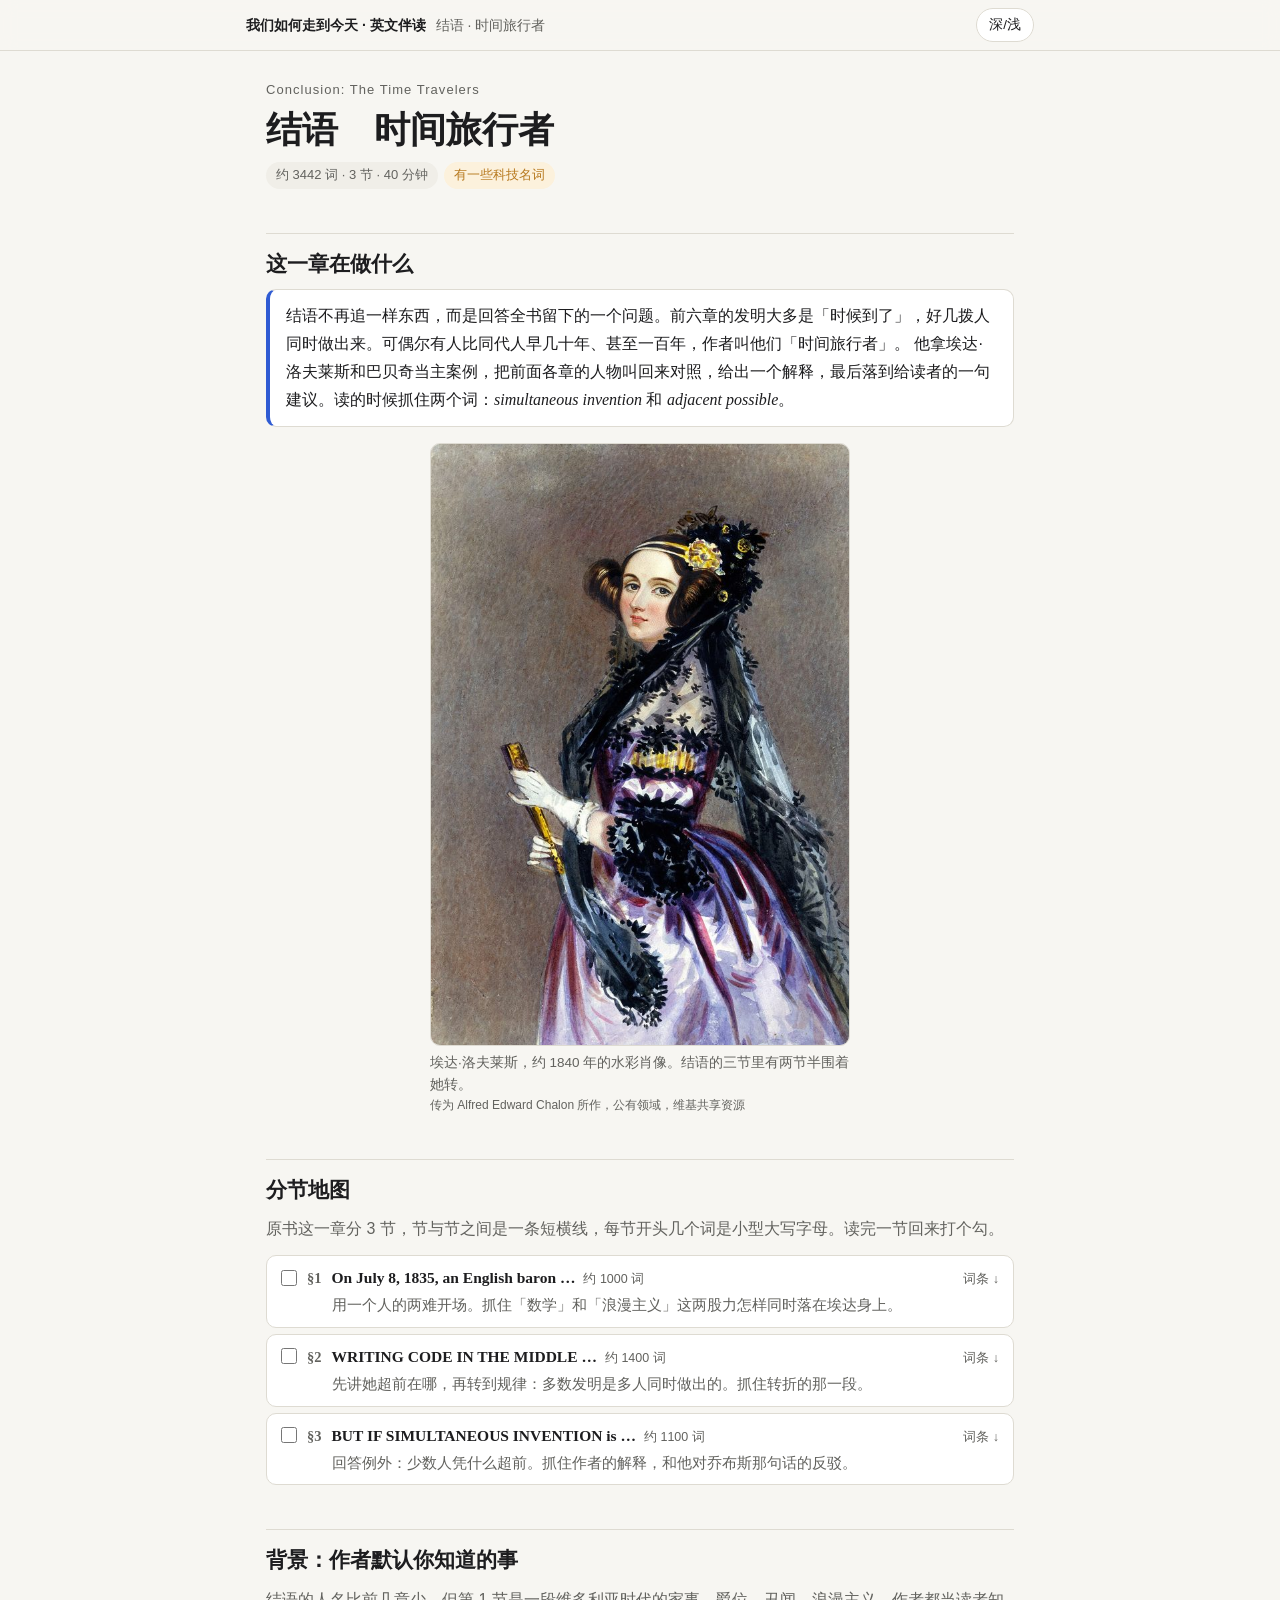
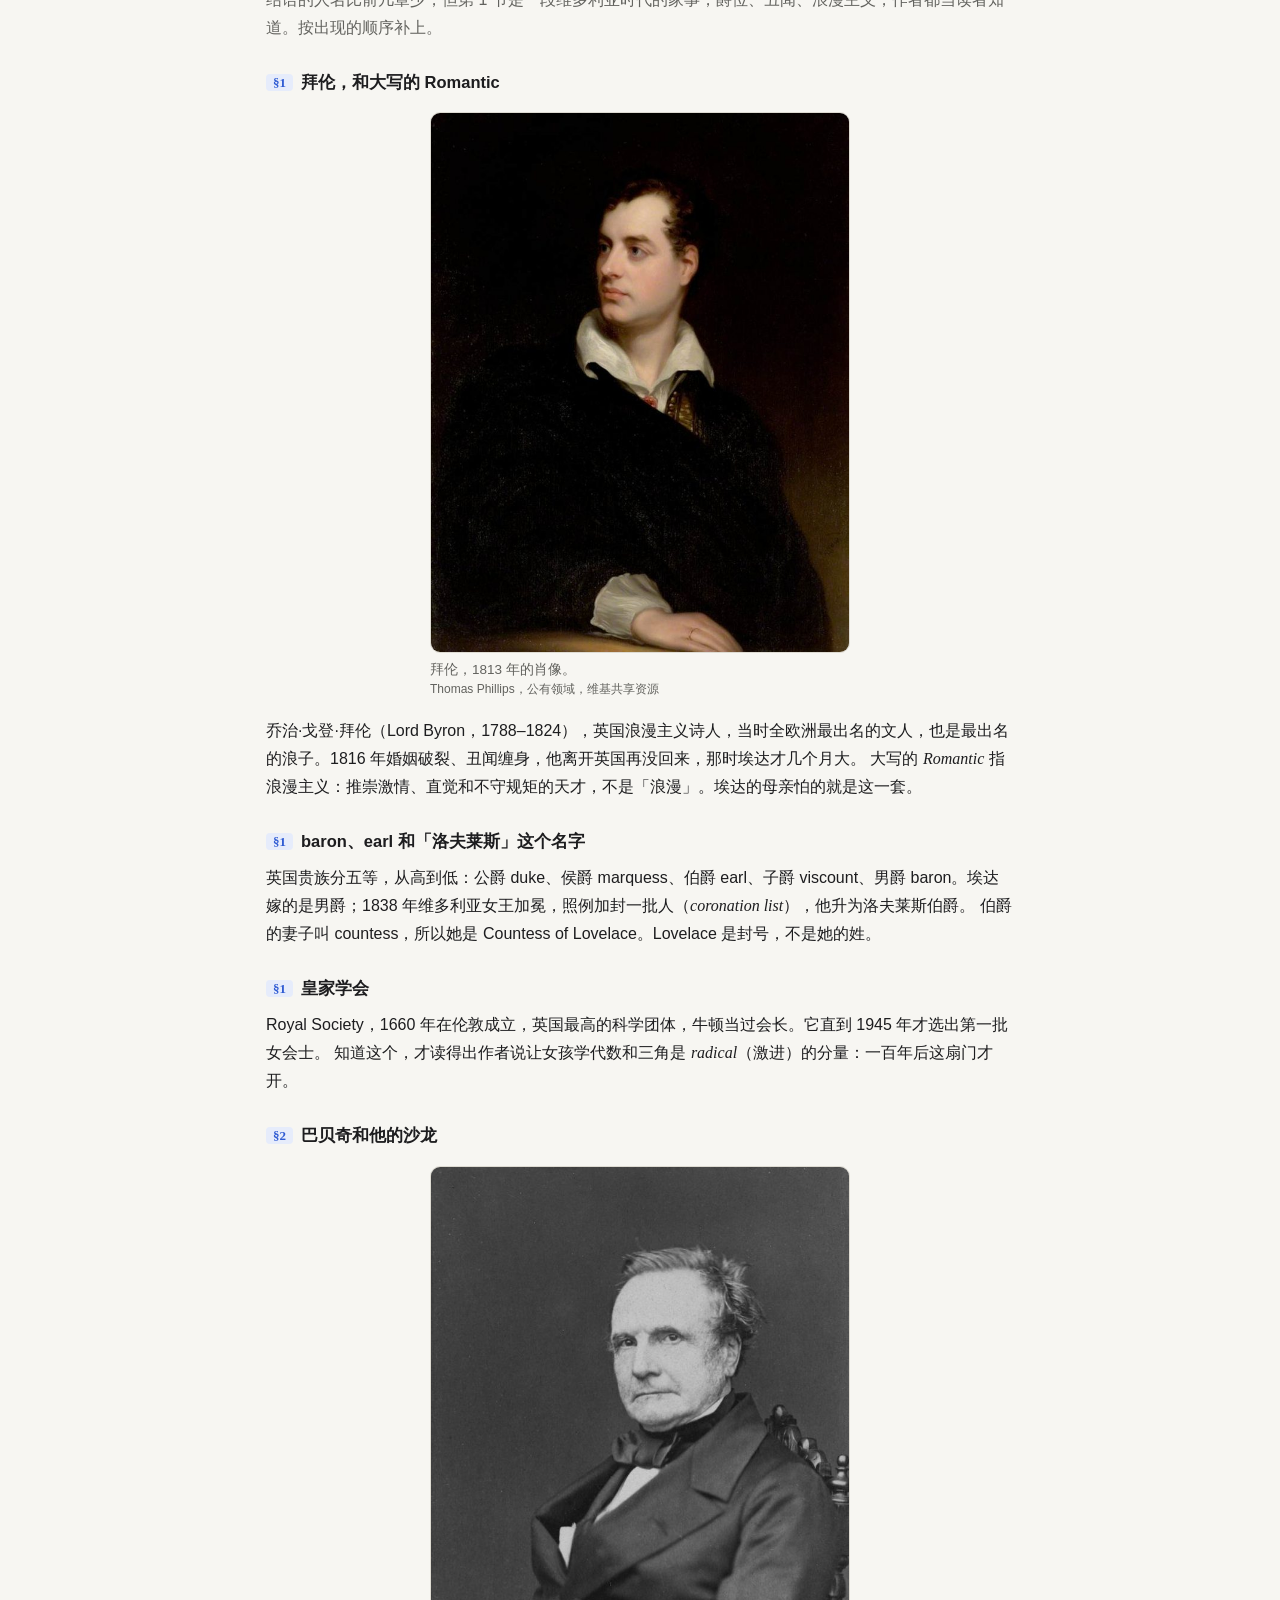
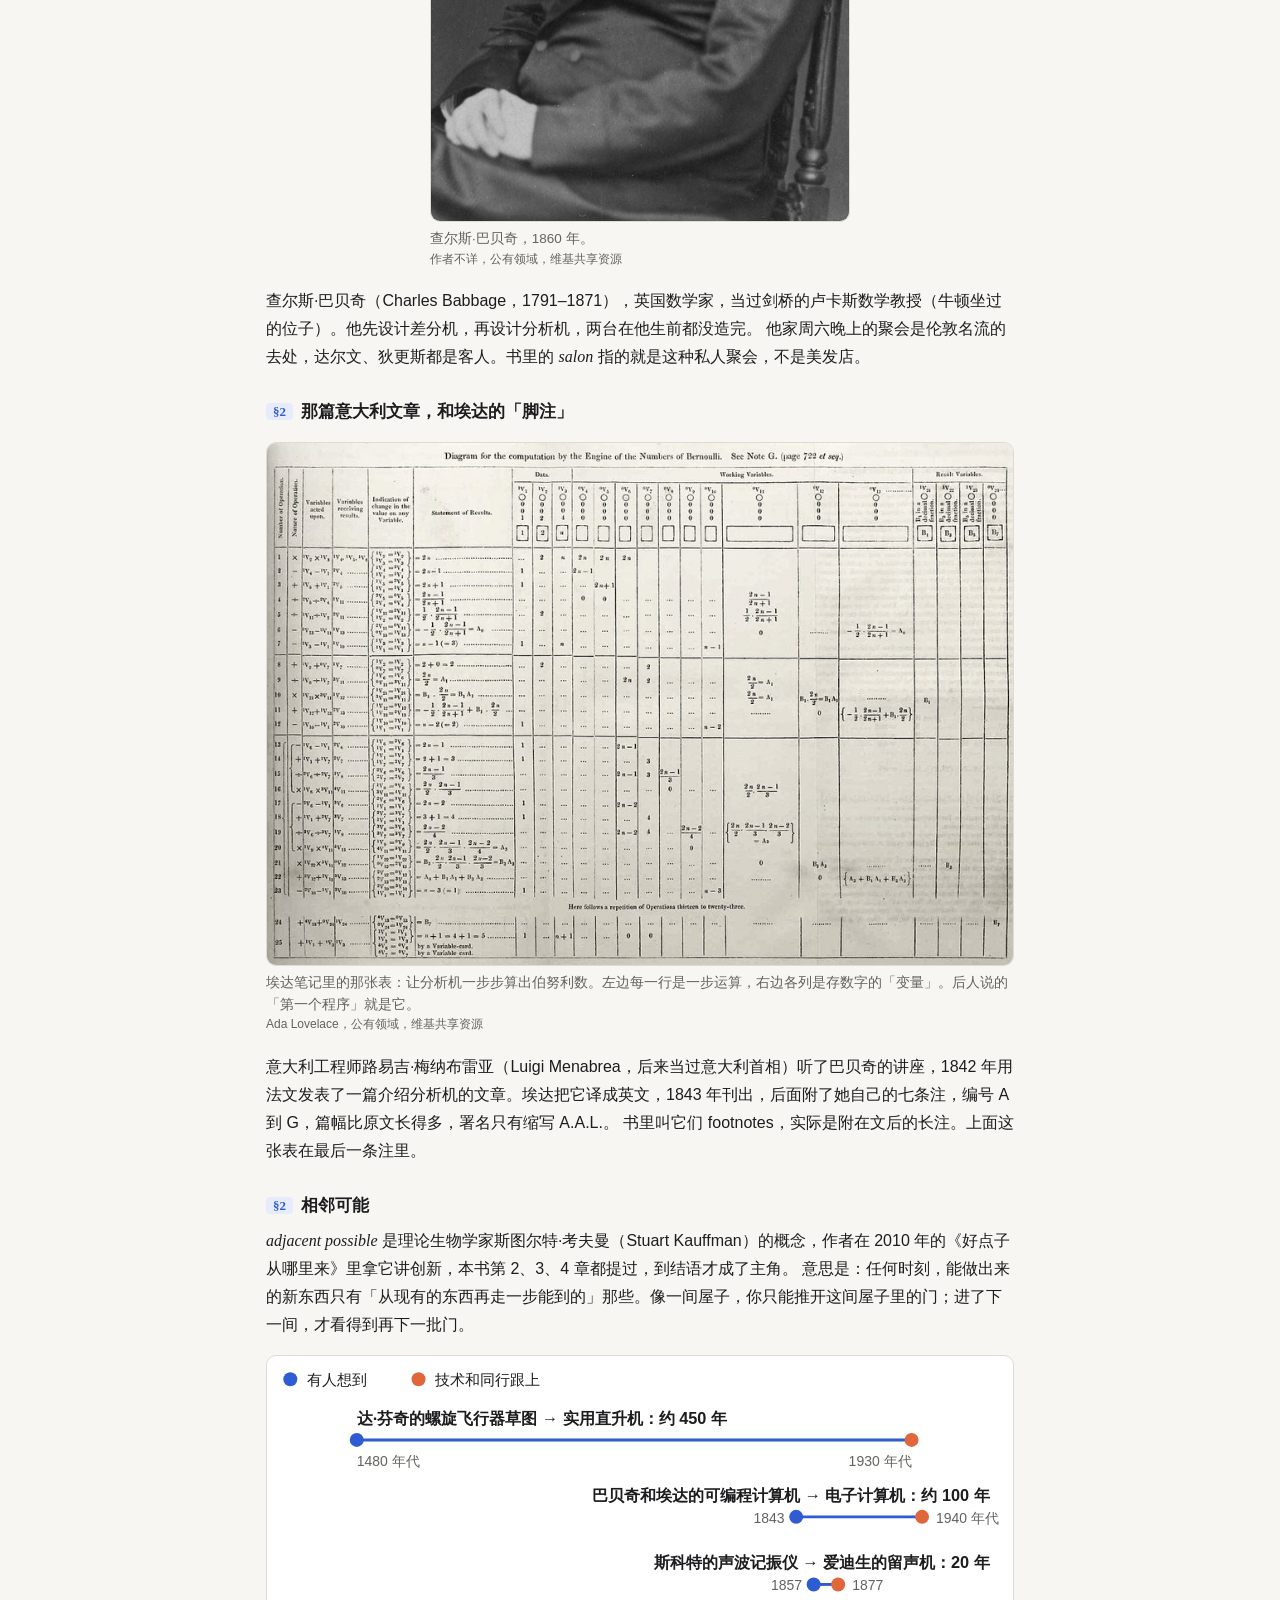
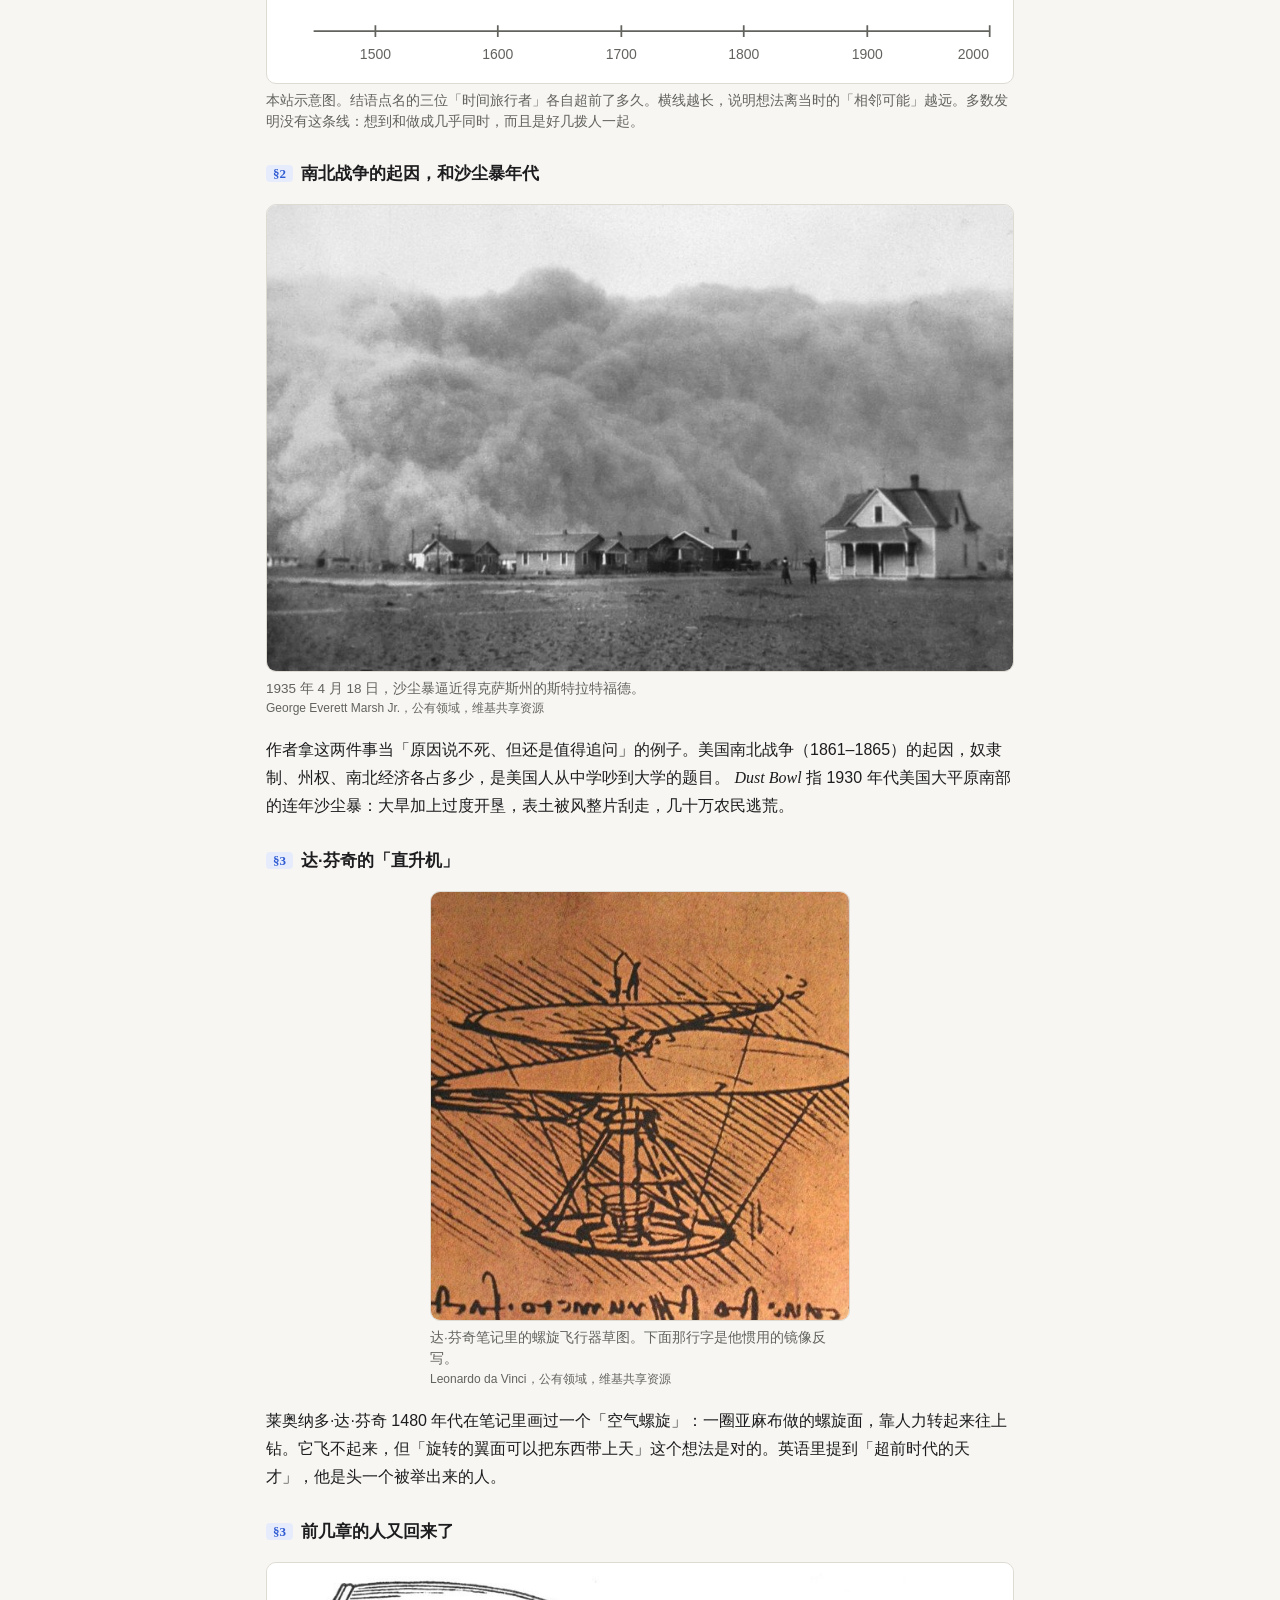
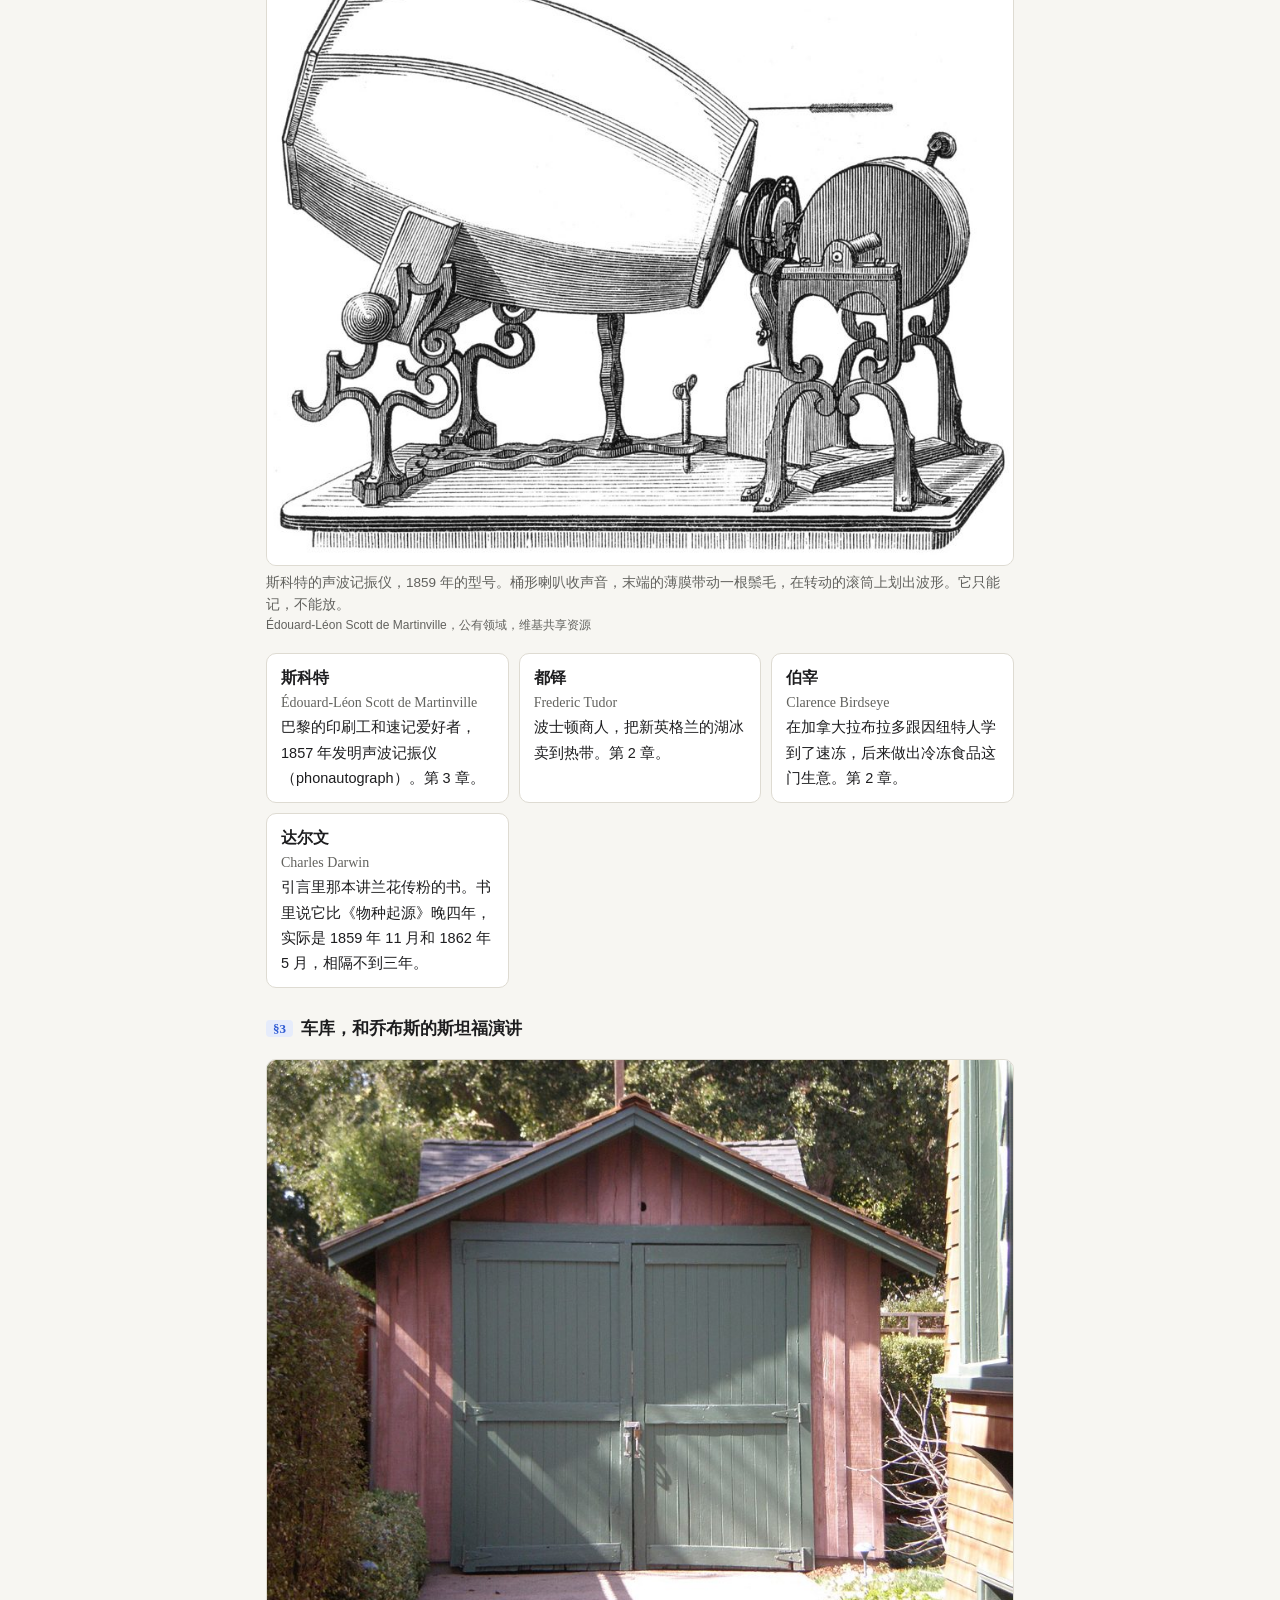
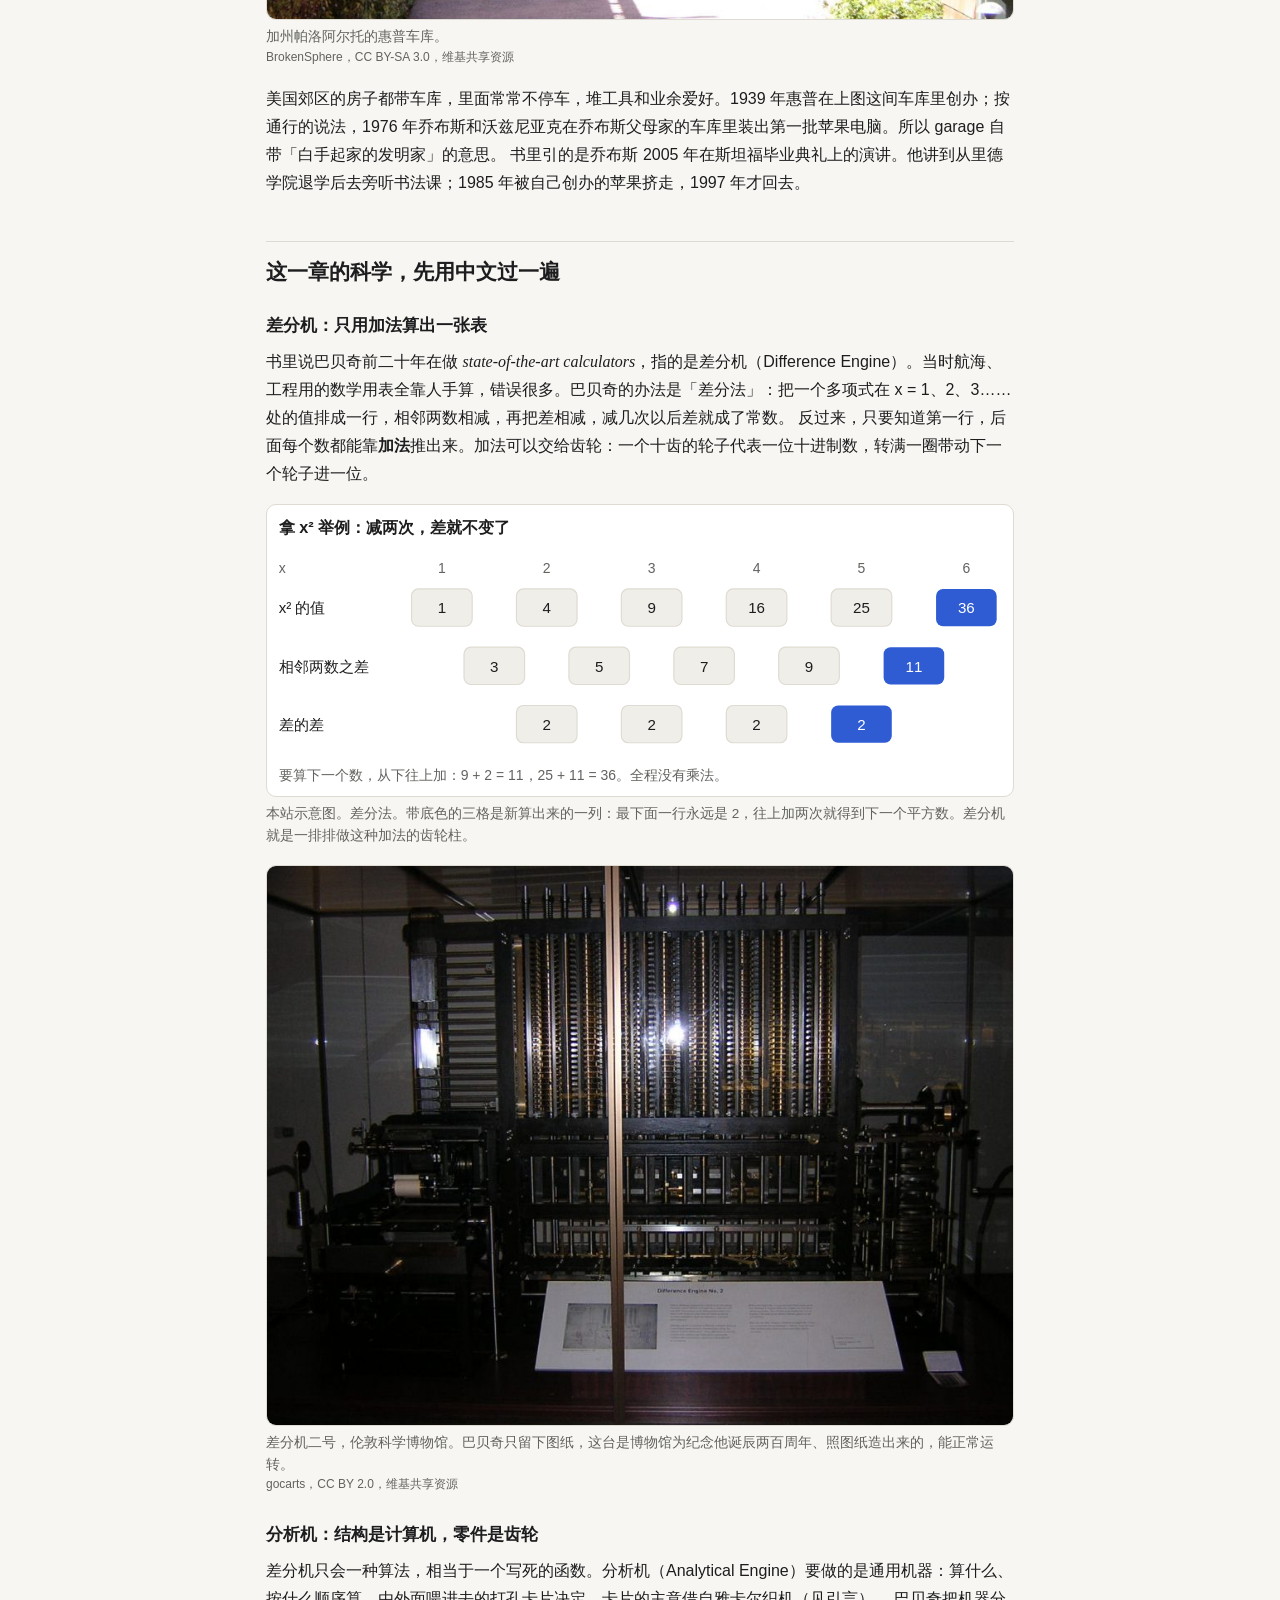
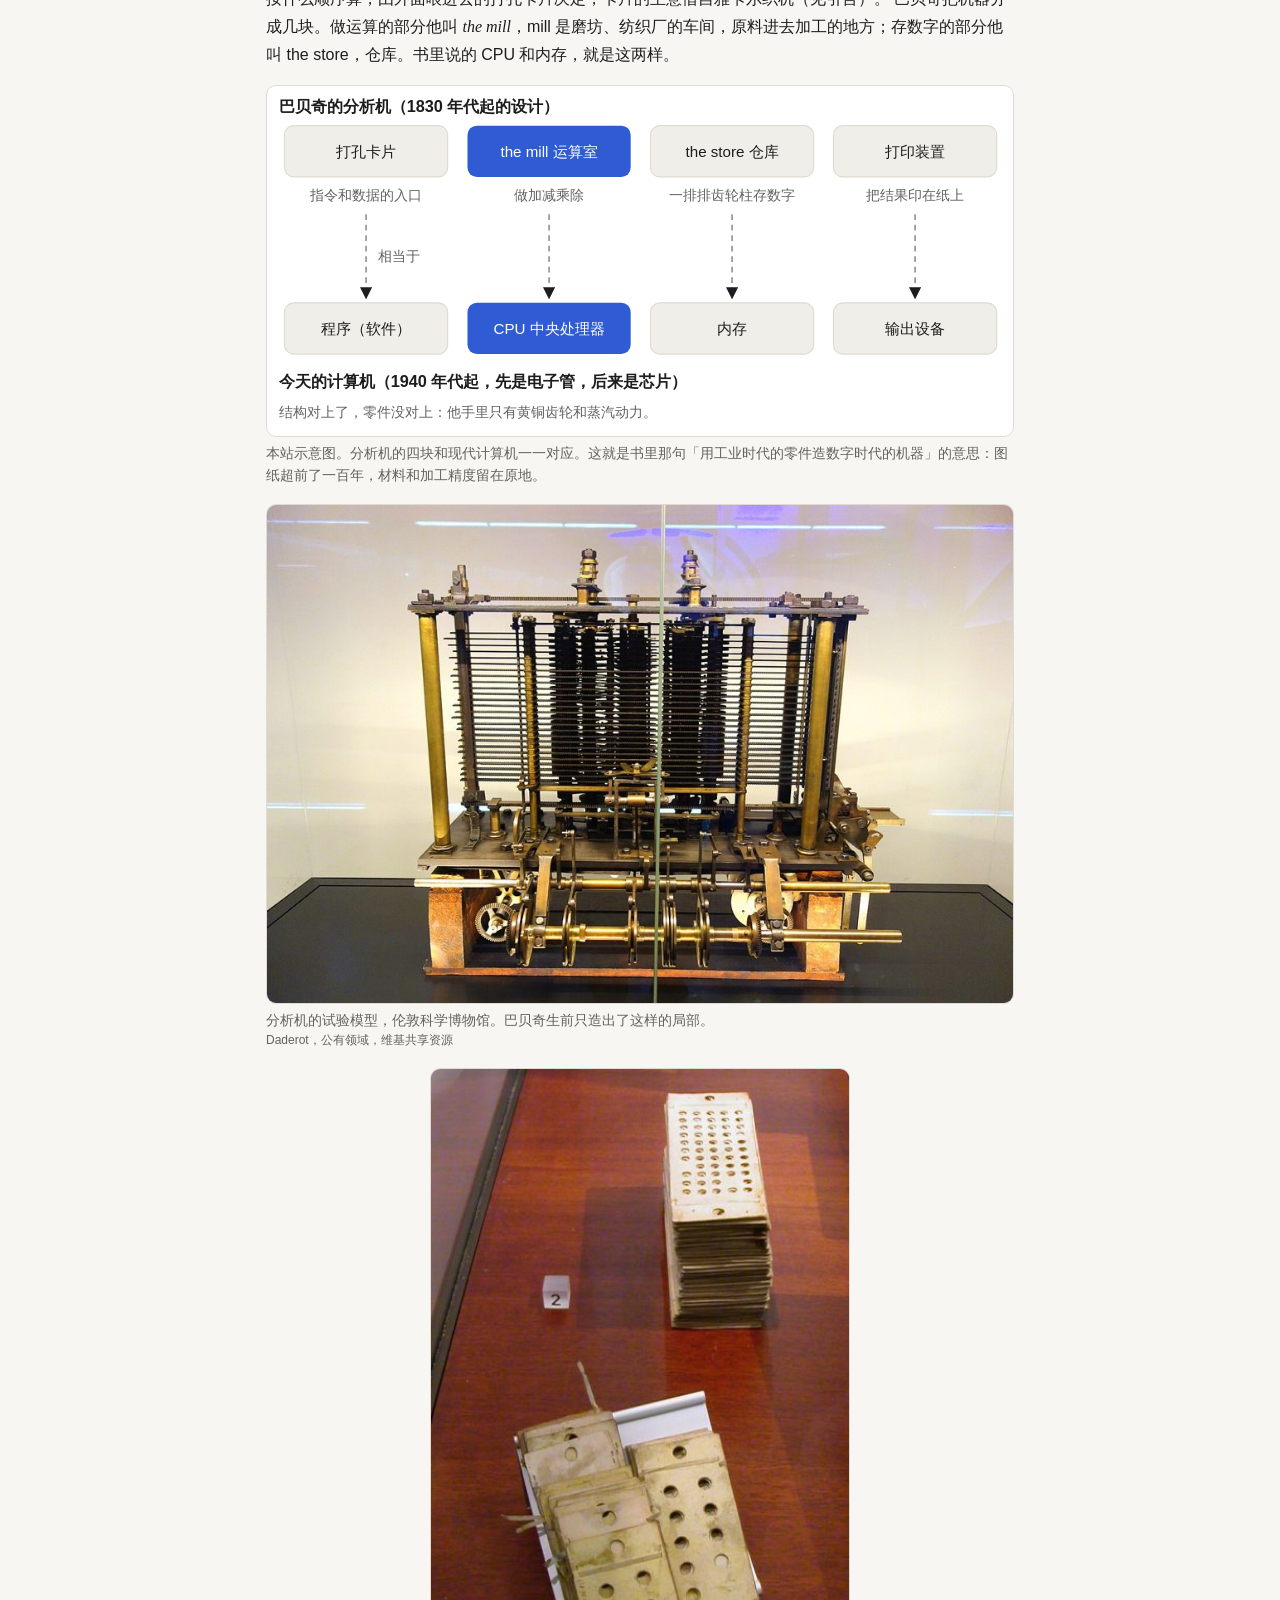
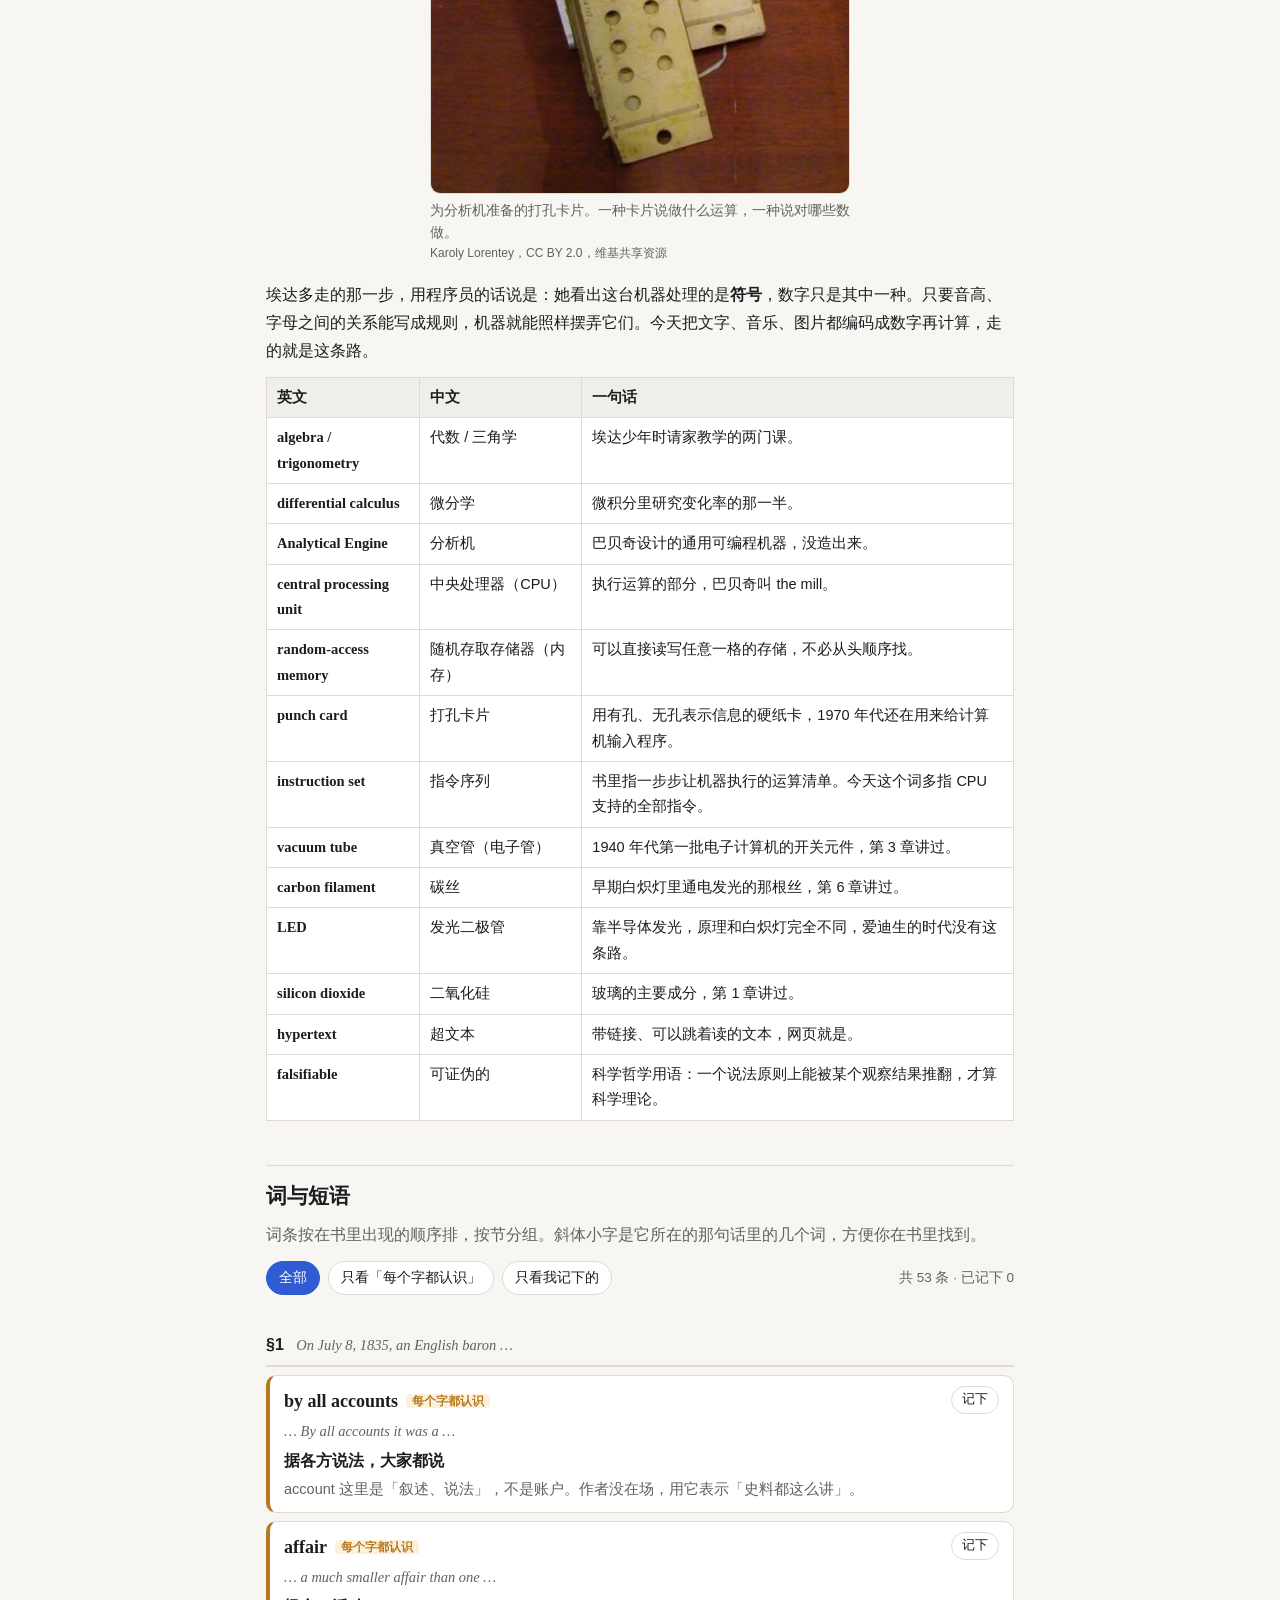
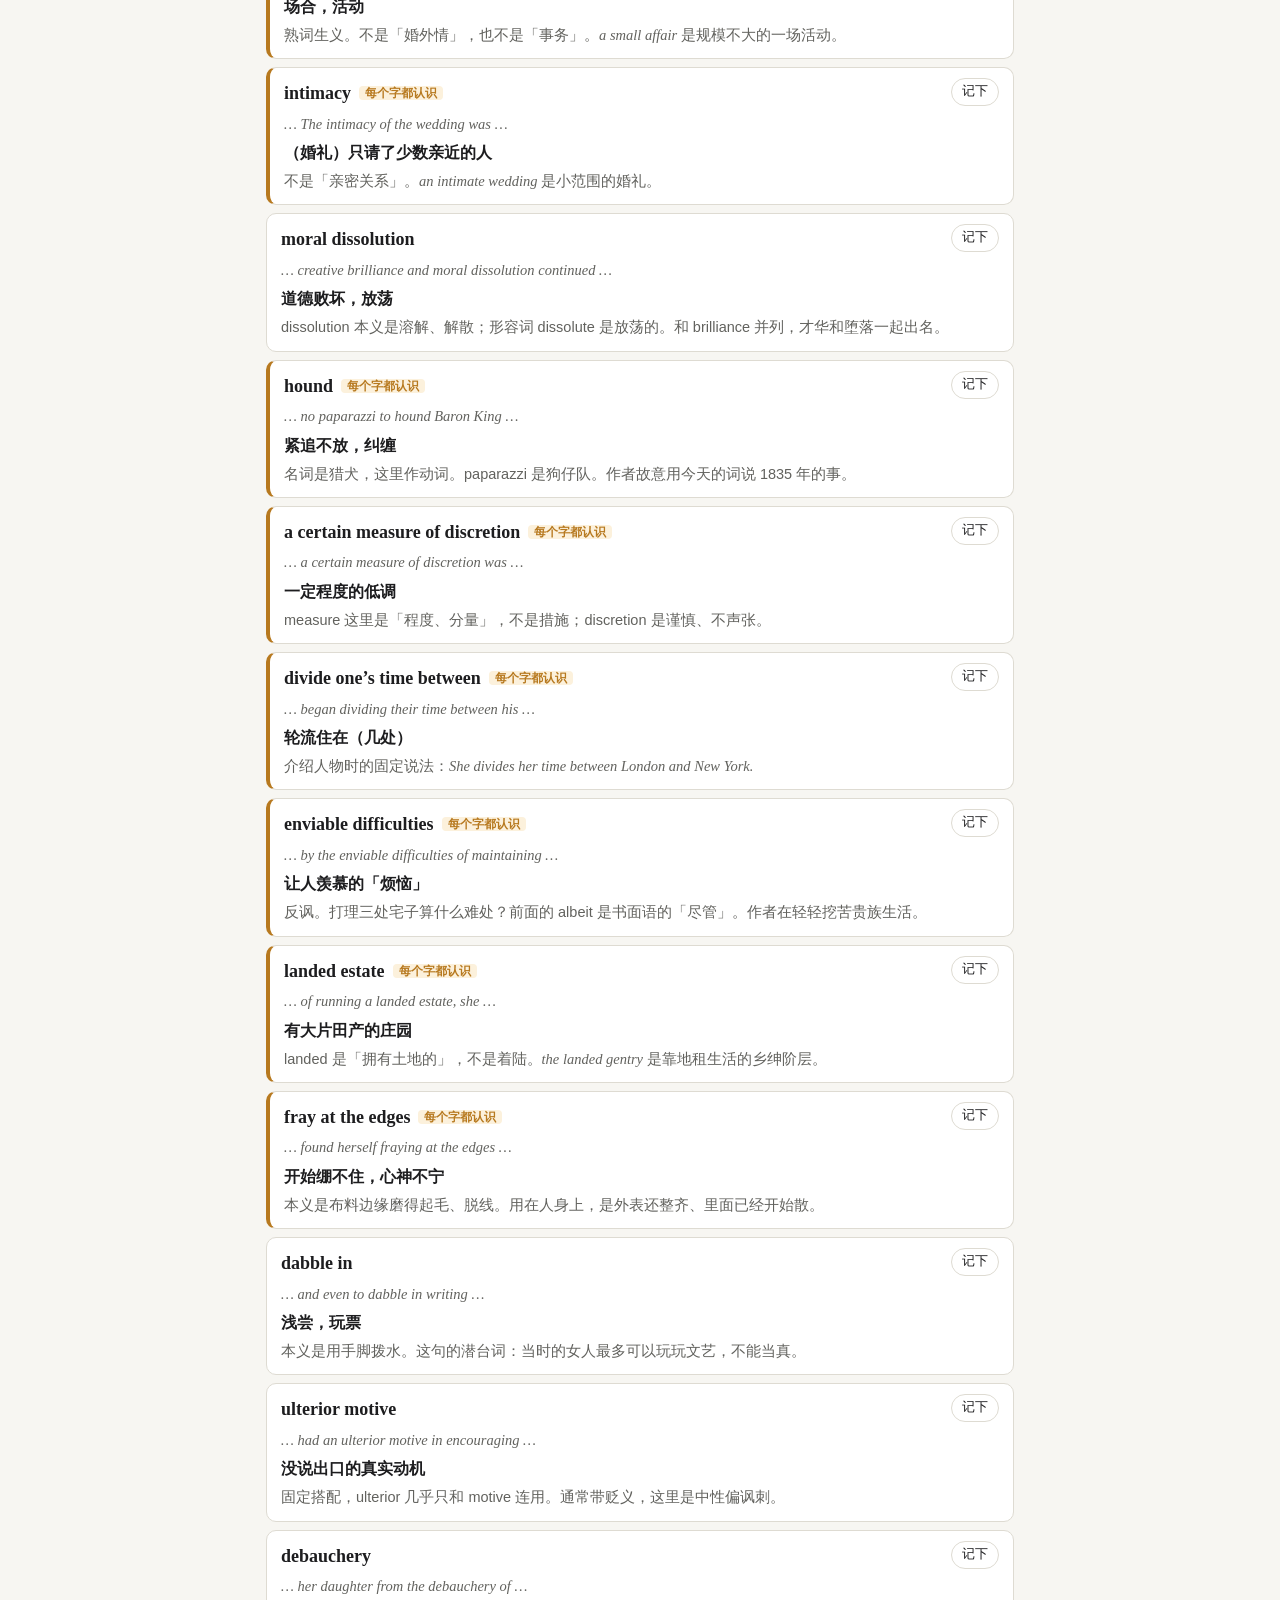
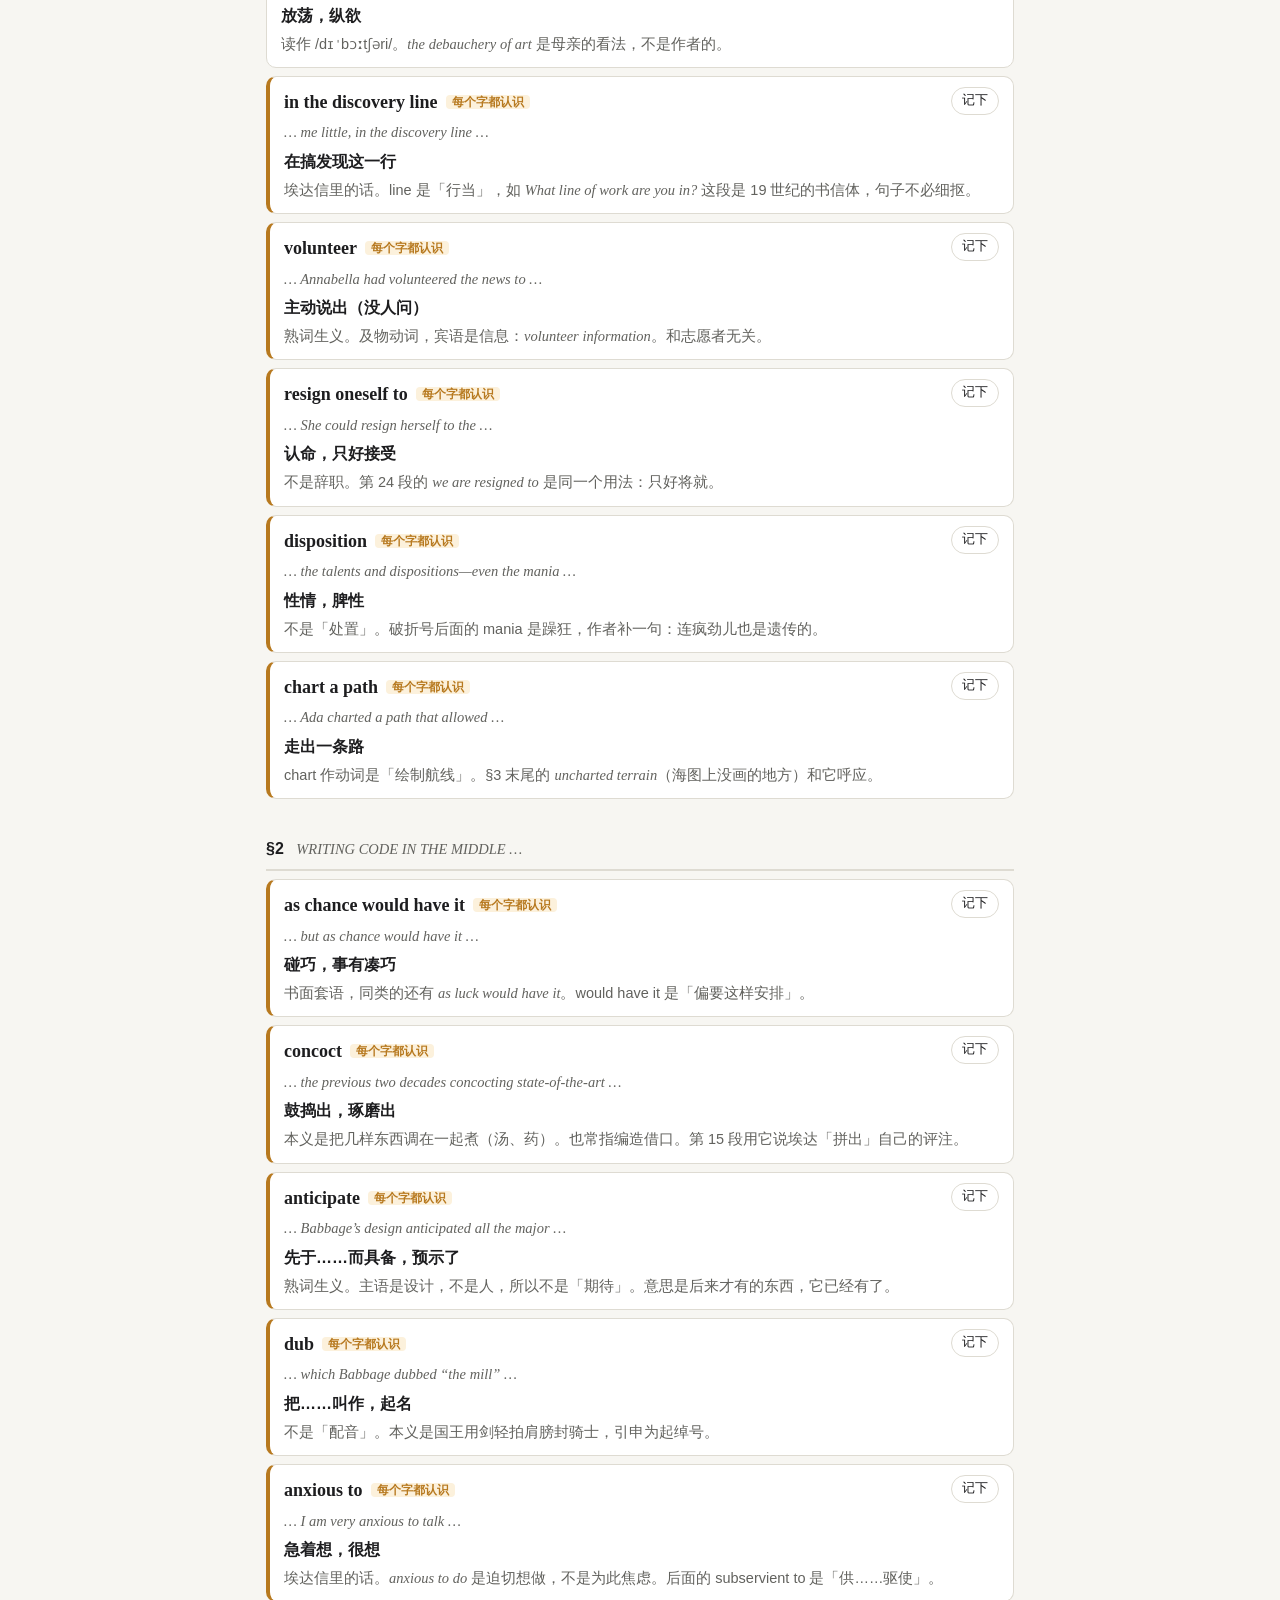
<file: chapters/07.html>
<!doctype html>
<html lang="zh-CN">
<head>
<meta charset="utf-8"><meta name="viewport" content="width=device-width, initial-scale=1">
<title>结语 · 我们如何走到今天 英文伴读</title>
<link rel="stylesheet" href="../assets/style.css">
<script src="../assets/chapters.js"></script>
<script src="../assets/hw.js"></script>
</head>
<body data-chapter="7">
<main>

<h2>这一章在做什么</h2>
<div class="gist"><p>结语不再追一样东西，而是回答全书留下的一个问题。前六章的发明大多是「时候到了」，好几拨人同时做出来。可偶尔有人比同代人早几十年、甚至一百年，作者叫他们「时间旅行者」。
他拿埃达·洛夫莱斯和巴贝奇当主案例，把前面各章的人物叫回来对照，给出一个解释，最后落到给读者的一句建议。读的时候抓住两个词：<i>simultaneous invention</i> 和 <i>adjacent possible</i>。</p></div>

<figure class="fig narrow"><img src="../assets/img/07-ada.jpg" alt="水彩肖像：一位年轻女子侧身回望，头上戴花，披黑色蕾丝披肩，穿淡紫色长裙，手里拿着一把合起的扇子" loading="lazy">
<figcaption>埃达·洛夫莱斯，约 1840 年的水彩肖像。结语的三节里有两节半围着她转。
<span class="src">传为 Alfred Edward Chalon 所作，公有领域，维基共享资源</span></figcaption></figure>

<h2>分节地图</h2>
<p class="lede">原书这一章分 3 节，节与节之间是一条短横线，每节开头几个词是小型大写字母。读完一节回来打个勾。</p>
<ol class="secmap">
  <li data-sec="1"><b>On July 8, 1835, an English baron …<span class="w">约 1000 词</span></b><span class="what">用一个人的两难开场。抓住「数学」和「浪漫主义」这两股力怎样同时落在埃达身上。</span></li>
  <li data-sec="2"><b>WRITING CODE IN THE MIDDLE …<span class="w">约 1400 词</span></b><span class="what">先讲她超前在哪，再转到规律：多数发明是多人同时做出的。抓住转折的那一段。</span></li>
  <li data-sec="3"><b>BUT IF SIMULTANEOUS INVENTION is …<span class="w">约 1100 词</span></b><span class="what">回答例外：少数人凭什么超前。抓住作者的解释，和他对乔布斯那句话的反驳。</span></li>
</ol>

<h2>背景：作者默认你知道的事</h2>
<p class="lede">结语的人名比前几章少，但第 1 节是一段维多利亚时代的家事，爵位、丑闻、浪漫主义，作者都当读者知道。按出现的顺序补上。</p>

<h3><span class="sec">§1</span>拜伦，和大写的 Romantic</h3>
<figure class="fig narrow"><img src="../assets/img/07-byron.jpg" alt="油画肖像：一位卷发的年轻男子侧脸望向左方，白衬衫领口敞开，披着深色斗篷" loading="lazy">
<figcaption>拜伦，1813 年的肖像。
<span class="src">Thomas Phillips，公有领域，维基共享资源</span></figcaption></figure>
<p>乔治·戈登·拜伦（Lord Byron，1788–1824），英国浪漫主义诗人，当时全欧洲最出名的文人，也是最出名的浪子。1816 年婚姻破裂、丑闻缠身，他离开英国再没回来，那时埃达才几个月大。
大写的 <i>Romantic</i> 指浪漫主义：推崇激情、直觉和不守规矩的天才，不是「浪漫」。埃达的母亲怕的就是这一套。</p>

<h3><span class="sec">§1</span>baron、earl 和「洛夫莱斯」这个名字</h3>
<p>英国贵族分五等，从高到低：公爵 duke、侯爵 marquess、伯爵 earl、子爵 viscount、男爵 baron。埃达嫁的是男爵；1838 年维多利亚女王加冕，照例加封一批人（<i>coronation list</i>），他升为洛夫莱斯伯爵。
伯爵的妻子叫 countess，所以她是 Countess of Lovelace。Lovelace 是封号，不是她的姓。</p>

<h3><span class="sec">§1</span>皇家学会</h3>
<p>Royal Society，1660 年在伦敦成立，英国最高的科学团体，牛顿当过会长。它直到 1945 年才选出第一批女会士。
知道这个，才读得出作者说让女孩学代数和三角是 <i>radical</i>（激进）的分量：一百年后这扇门才开。</p>

<h3><span class="sec">§2</span>巴贝奇和他的沙龙</h3>
<figure class="fig narrow"><img src="../assets/img/07-babbage.jpg" alt="黑白照片：一位头发花白的老人侧坐在雕花木椅上，穿深色外套，双手交叠，神情严肃" loading="lazy">
<figcaption>查尔斯·巴贝奇，1860 年。
<span class="src">作者不详，公有领域，维基共享资源</span></figcaption></figure>
<p>查尔斯·巴贝奇（Charles Babbage，1791–1871），英国数学家，当过剑桥的卢卡斯数学教授（牛顿坐过的位子）。他先设计差分机，再设计分析机，两台在他生前都没造完。
他家周六晚上的聚会是伦敦名流的去处，达尔文、狄更斯都是客人。书里的 <i>salon</i> 指的就是这种私人聚会，不是美发店。</p>

<h3><span class="sec">§2</span>那篇意大利文章，和埃达的「脚注」</h3>
<figure class="fig"><img src="../assets/img/07-noteg.jpg" alt="一张印得密密麻麻的大表格，标题写着用分析机计算伯努利数的图表，左边是 25 步运算，右边一列列是各个变量的值" loading="lazy">
<figcaption>埃达笔记里的那张表：让分析机一步步算出伯努利数。左边每一行是一步运算，右边各列是存数字的「变量」。后人说的「第一个程序」就是它。
<span class="src">Ada Lovelace，公有领域，维基共享资源</span></figcaption></figure>
<p>意大利工程师路易吉·梅纳布雷亚（Luigi Menabrea，后来当过意大利首相）听了巴贝奇的讲座，1842 年用法文发表了一篇介绍分析机的文章。埃达把它译成英文，1843 年刊出，后面附了她自己的七条注，编号 A 到 G，篇幅比原文长得多，署名只有缩写 A.A.L.。
书里叫它们 footnotes，实际是附在文后的长注。上面这张表在最后一条注里。</p>

<h3><span class="sec">§2</span>相邻可能</h3>
<p><i>adjacent possible</i> 是理论生物学家斯图尔特·考夫曼（Stuart Kauffman）的概念，作者在 2010 年的《好点子从哪里来》里拿它讲创新，本书第 2、3、4 章都提过，到结语才成了主角。
意思是：任何时刻，能做出来的新东西只有「从现有的东西再走一步能到的」那些。像一间屋子，你只能推开这间屋子里的门；进了下一间，才看得到再下一批门。</p>

<figure class="fig"><svg class="diagram" viewBox="0 0 640 280" role="img" aria-label="时间轴上的三条横线：达芬奇的螺旋飞行器草图到实用直升机约四百五十年，埃达的笔记到电子计算机约一百年，斯科特的声波记振仪到爱迪生的留声机二十年">
<circle cx="20" cy="20" r="6" class="f-a"/><text x="34" y="25">有人想到</text>
<circle cx="130" cy="20" r="6" class="f2"/><text x="144" y="25">技术和同行跟上</text>
<text x="77" y="58" class="t-b">达·芬奇的螺旋飞行器草图 → 实用直升机：约 450 年</text>
<path d="M77 72H553" class="ln-a"/><circle cx="77" cy="72" r="6" class="f-a"/><circle cx="553" cy="72" r="6" class="f2"/>
<text x="77" y="94" class="t-m">1480 年代</text><text x="553" y="94" text-anchor="end" class="t-m">1930 年代</text>
<text x="620" y="124" text-anchor="end" class="t-b">巴贝奇和埃达的可编程计算机 → 电子计算机：约 100 年</text>
<path d="M454 138H562" class="ln-a"/><circle cx="454" cy="138" r="6" class="f-a"/><circle cx="562" cy="138" r="6" class="f2"/>
<text x="444" y="143" text-anchor="end" class="t-m">1843</text><text x="574" y="143" class="t-m">1940 年代</text>
<text x="620" y="182" text-anchor="end" class="t-b">斯科特的声波记振仪 → 爱迪生的留声机：20 年</text>
<path d="M469 196H490" class="ln-a"/><circle cx="469" cy="196" r="6" class="f-a"/><circle cx="490" cy="196" r="6" class="f2"/>
<text x="459" y="201" text-anchor="end" class="t-m">1857</text><text x="502" y="201" class="t-m">1877</text>
<path d="M40 236H620" class="ln"/>
<path d="M93 231V241M198 231V241M304 231V241M409 231V241M515 231V241M620 231V241" class="ln"/>
<text x="93" y="260" text-anchor="middle" class="t-m">1500</text><text x="198" y="260" text-anchor="middle" class="t-m">1600</text><text x="304" y="260" text-anchor="middle" class="t-m">1700</text><text x="409" y="260" text-anchor="middle" class="t-m">1800</text><text x="515" y="260" text-anchor="middle" class="t-m">1900</text><text x="606" y="260" text-anchor="middle" class="t-m">2000</text>
</svg>
<figcaption>本站示意图。结语点名的三位「时间旅行者」各自超前了多久。横线越长，说明想法离当时的「相邻可能」越远。多数发明没有这条线：想到和做成几乎同时，而且是好几拨人一起。</figcaption></figure>

<h3><span class="sec">§2</span>南北战争的起因，和沙尘暴年代</h3>
<figure class="fig"><img src="../assets/img/07-dustbowl.jpg" alt="黑白照片：一堵几十倍于房屋高度的沙尘云墙压向平原上的一排木屋，屋前站着两个人" loading="lazy">
<figcaption>1935 年 4 月 18 日，沙尘暴逼近得克萨斯州的斯特拉特福德。
<span class="src">George Everett Marsh Jr.，公有领域，维基共享资源</span></figcaption></figure>
<p>作者拿这两件事当「原因说不死、但还是值得追问」的例子。美国南北战争（1861–1865）的起因，奴隶制、州权、南北经济各占多少，是美国人从中学吵到大学的题目。
<i>Dust Bowl</i> 指 1930 年代美国大平原南部的连年沙尘暴：大旱加上过度开垦，表土被风整片刮走，几十万农民逃荒。</p>

<h3><span class="sec">§3</span>达·芬奇的「直升机」</h3>
<figure class="fig narrow"><img src="../assets/img/07-leonardo.jpg" alt="泛黄纸上的墨水草图：一个圆形底座上竖着一根轴，轴上绕着一圈螺旋形的大帆面，下方有一行反写的手迹" loading="lazy">
<figcaption>达·芬奇笔记里的螺旋飞行器草图。下面那行字是他惯用的镜像反写。
<span class="src">Leonardo da Vinci，公有领域，维基共享资源</span></figcaption></figure>
<p>莱奥纳多·达·芬奇 1480 年代在笔记里画过一个「空气螺旋」：一圈亚麻布做的螺旋面，靠人力转起来往上钻。它飞不起来，但「旋转的翼面可以把东西带上天」这个想法是对的。英语里提到「超前时代的天才」，他是头一个被举出来的人。</p>

<h3><span class="sec">§3</span>前几章的人又回来了</h3>
<figure class="fig"><img src="../assets/img/07-phonautograph.jpg" alt="版画：一个横放的大木桶形喇叭，小的一端对着一个滚筒，滚筒架在雕花铁架上" loading="lazy">
<figcaption>斯科特的声波记振仪，1859 年的型号。桶形喇叭收声音，末端的薄膜带动一根鬃毛，在转动的滚筒上划出波形。它只能记，不能放。
<span class="src">Édouard-Léon Scott de Martinville，公有领域，维基共享资源</span></figcaption></figure>
<div class="who">
  <div><b>斯科特</b><span class="en">Édouard-Léon Scott de Martinville</span>巴黎的印刷工和速记爱好者，1857 年发明声波记振仪（phonautograph）。第 3 章。</div>
  <div><b>都铎</b><span class="en">Frederic Tudor</span>波士顿商人，把新英格兰的湖冰卖到热带。第 2 章。</div>
  <div><b>伯宰</b><span class="en">Clarence Birdseye</span>在加拿大拉布拉多跟因纽特人学到了速冻，后来做出冷冻食品这门生意。第 2 章。</div>
  <div><b>达尔文</b><span class="en">Charles Darwin</span>引言里那本讲兰花传粉的书。书里说它比《物种起源》晚四年，实际是 1859 年 11 月和 1862 年 5 月，相隔不到三年。</div>
</div>

<h3><span class="sec">§3</span>车库，和乔布斯的斯坦福演讲</h3>
<figure class="fig"><img src="../assets/img/07-garage.jpg" alt="一间红褐色木板小车库，两扇绿色的对开木门关着，周围是树篱和树" loading="lazy">
<figcaption>加州帕洛阿尔托的惠普车库。
<span class="src">BrokenSphere，CC BY-SA 3.0，维基共享资源</span></figcaption></figure>
<p>美国郊区的房子都带车库，里面常常不停车，堆工具和业余爱好。1939 年惠普在上图这间车库里创办；按通行的说法，1976 年乔布斯和沃兹尼亚克在乔布斯父母家的车库里装出第一批苹果电脑。所以 garage 自带「白手起家的发明家」的意思。
书里引的是乔布斯 2005 年在斯坦福毕业典礼上的演讲。他讲到从里德学院退学后去旁听书法课；1985 年被自己创办的苹果挤走，1997 年才回去。</p>

<h2>这一章的科学，先用中文过一遍</h2>

<h3>差分机：只用加法算出一张表</h3>
<p>书里说巴贝奇前二十年在做 <i>state-of-the-art calculators</i>，指的是差分机（Difference Engine）。当时航海、工程用的数学用表全靠人手算，错误很多。巴贝奇的办法是「差分法」：把一个多项式在 x = 1、2、3…… 处的值排成一行，相邻两数相减，再把差相减，减几次以后差就成了常数。
反过来，只要知道第一行，后面每个数都能靠<strong>加法</strong>推出来。加法可以交给齿轮：一个十齿的轮子代表一位十进制数，转满一圈带动下一个轮子进一位。</p>

<figure class="fig"><svg class="diagram" viewBox="0 0 640 250" role="img" aria-label="三行数字：第一行是一到六的平方，第二行是相邻两数的差三五七九十一，第三行是差的差全是二。最后一列的三十六由二加九得十一、十一加二十五得到">
<text x="10" y="24" class="t-b">拿 x² 举例：减两次，差就不变了</text>
<text x="10" y="58" class="t-m">x</text>
<text x="150" y="58" text-anchor="middle" class="t-m">1</text><text x="240" y="58" text-anchor="middle" class="t-m">2</text><text x="330" y="58" text-anchor="middle" class="t-m">3</text><text x="420" y="58" text-anchor="middle" class="t-m">4</text><text x="510" y="58" text-anchor="middle" class="t-m">5</text><text x="600" y="58" text-anchor="middle" class="t-m">6</text>
<text x="10" y="93">x² 的值</text>
<rect x="124" y="72" width="52" height="32" rx="6" class="box"/><text x="150" y="93" text-anchor="middle">1</text>
<rect x="214" y="72" width="52" height="32" rx="6" class="box"/><text x="240" y="93" text-anchor="middle">4</text>
<rect x="304" y="72" width="52" height="32" rx="6" class="box"/><text x="330" y="93" text-anchor="middle">9</text>
<rect x="394" y="72" width="52" height="32" rx="6" class="box"/><text x="420" y="93" text-anchor="middle">16</text>
<rect x="484" y="72" width="52" height="32" rx="6" class="box"/><text x="510" y="93" text-anchor="middle">25</text>
<rect x="574" y="72" width="52" height="32" rx="6" class="f-a"/><text x="600" y="93" text-anchor="middle" class="t-on">36</text>
<text x="10" y="143">相邻两数之差</text>
<rect x="169" y="122" width="52" height="32" rx="6" class="box"/><text x="195" y="143" text-anchor="middle">3</text>
<rect x="259" y="122" width="52" height="32" rx="6" class="box"/><text x="285" y="143" text-anchor="middle">5</text>
<rect x="349" y="122" width="52" height="32" rx="6" class="box"/><text x="375" y="143" text-anchor="middle">7</text>
<rect x="439" y="122" width="52" height="32" rx="6" class="box"/><text x="465" y="143" text-anchor="middle">9</text>
<rect x="529" y="122" width="52" height="32" rx="6" class="f-a"/><text x="555" y="143" text-anchor="middle" class="t-on">11</text>
<text x="10" y="193">差的差</text>
<rect x="214" y="172" width="52" height="32" rx="6" class="box"/><text x="240" y="193" text-anchor="middle">2</text>
<rect x="304" y="172" width="52" height="32" rx="6" class="box"/><text x="330" y="193" text-anchor="middle">2</text>
<rect x="394" y="172" width="52" height="32" rx="6" class="box"/><text x="420" y="193" text-anchor="middle">2</text>
<rect x="484" y="172" width="52" height="32" rx="6" class="f-a"/><text x="510" y="193" text-anchor="middle" class="t-on">2</text>
<text x="10" y="236" class="t-m">要算下一个数，从下往上加：9 + 2 = 11，25 + 11 = 36。全程没有乘法。</text>
</svg>
<figcaption>本站示意图。差分法。带底色的三格是新算出来的一列：最下面一行永远是 2，往上加两次就得到下一个平方数。差分机就是一排排做这种加法的齿轮柱。</figcaption></figure>

<figure class="fig"><img src="../assets/img/07-difference.jpg" alt="博物馆玻璃柜里一台一人多高的金属机器，正面是八列竖直排列的齿轮柱，左侧有一套打印机构" loading="lazy">
<figcaption>差分机二号，伦敦科学博物馆。巴贝奇只留下图纸，这台是博物馆为纪念他诞辰两百周年、照图纸造出来的，能正常运转。
<span class="src">gocarts，CC BY 2.0，维基共享资源</span></figcaption></figure>

<h3>分析机：结构是计算机，零件是齿轮</h3>
<p>差分机只会一种算法，相当于一个写死的函数。分析机（Analytical Engine）要做的是通用机器：算什么、按什么顺序算，由外面喂进去的打孔卡片决定，卡片的主意借自雅卡尔织机（见引言）。
巴贝奇把机器分成几块。做运算的部分他叫 <i>the mill</i>，mill 是磨坊、纺织厂的车间，原料进去加工的地方；存数字的部分他叫 the store，仓库。书里说的 CPU 和内存，就是这两样。</p>

<figure class="fig"><svg class="diagram" viewBox="0 0 640 300" role="img" aria-label="上排是分析机的四个部分：打孔卡片、运算室、仓库、打印装置；下排是今天计算机的对应部分：程序、中央处理器、内存、输出设备">
<defs><marker id="ar7" viewBox="0 0 10 10" refX="9" refY="5" markerWidth="7" markerHeight="7" orient="auto"><path d="M0 0L10 5L0 10z" class="f-fg"/></marker></defs>
<text x="10" y="22" class="t-b">巴贝奇的分析机（1830 年代起的设计）</text>
<rect x="15" y="34" width="140" height="44" rx="8" class="box"/><text x="85" y="61" text-anchor="middle">打孔卡片</text>
<rect x="172" y="34" width="140" height="44" rx="8" class="f-a"/><text x="242" y="61" text-anchor="middle" class="t-on">the mill 运算室</text>
<rect x="329" y="34" width="140" height="44" rx="8" class="box"/><text x="399" y="61" text-anchor="middle">the store 仓库</text>
<rect x="486" y="34" width="140" height="44" rx="8" class="box"/><text x="556" y="61" text-anchor="middle">打印装置</text>
<text x="85" y="98" text-anchor="middle" class="t-m">指令和数据的入口</text>
<text x="242" y="98" text-anchor="middle" class="t-m">做加减乘除</text>
<text x="399" y="98" text-anchor="middle" class="t-m">一排排齿轮柱存数字</text>
<text x="556" y="98" text-anchor="middle" class="t-m">把结果印在纸上</text>
<path d="M85 110V182" class="ln-d" marker-end="url(#ar7)"/><path d="M242 110V182" class="ln-d" marker-end="url(#ar7)"/><path d="M399 110V182" class="ln-d" marker-end="url(#ar7)"/><path d="M556 110V182" class="ln-d" marker-end="url(#ar7)"/>
<text x="95" y="150" class="t-m">相当于</text>
<rect x="15" y="186" width="140" height="44" rx="8" class="box"/><text x="85" y="213" text-anchor="middle">程序（软件）</text>
<rect x="172" y="186" width="140" height="44" rx="8" class="f-a"/><text x="242" y="213" text-anchor="middle" class="t-on">CPU 中央处理器</text>
<rect x="329" y="186" width="140" height="44" rx="8" class="box"/><text x="399" y="213" text-anchor="middle">内存</text>
<rect x="486" y="186" width="140" height="44" rx="8" class="box"/><text x="556" y="213" text-anchor="middle">输出设备</text>
<text x="10" y="258" class="t-b">今天的计算机（1940 年代起，先是电子管，后来是芯片）</text>
<text x="10" y="284" class="t-m">结构对上了，零件没对上：他手里只有黄铜齿轮和蒸汽动力。</text>
</svg>
<figcaption>本站示意图。分析机的四块和现代计算机一一对应。这就是书里那句「用工业时代的零件造数字时代的机器」的意思：图纸超前了一百年，材料和加工精度留在原地。</figcaption></figure>

<figure class="fig"><img src="../assets/img/07-engine.jpg" alt="玻璃柜里一台半米来高的黄铜和钢铁机械，中间是两组密密的齿轮柱，下面是一根带凸轮的横轴" loading="lazy">
<figcaption>分析机的试验模型，伦敦科学博物馆。巴贝奇生前只造出了这样的局部。
<span class="src">Daderot，公有领域，维基共享资源</span></figcaption></figure>
<figure class="fig narrow"><img src="../assets/img/07-cards.jpg" alt="展柜里两叠打了圆孔的硬纸卡片，一叠小而孔密，一叠长而孔大，用细绳串着" loading="lazy">
<figcaption>为分析机准备的打孔卡片。一种卡片说做什么运算，一种说对哪些数做。
<span class="src">Karoly Lorentey，CC BY 2.0，维基共享资源</span></figcaption></figure>

<p>埃达多走的那一步，用程序员的话说是：她看出这台机器处理的是<strong>符号</strong>，数字只是其中一种。只要音高、字母之间的关系能写成规则，机器就能照样摆弄它们。今天把文字、音乐、图片都编码成数字再计算，走的就是这条路。</p>

<div class="table-wrap"><table class="terms">
  <tr><th>英文</th><th>中文</th><th>一句话</th></tr>
  <tr><td>algebra / trigonometry</td><td>代数 / 三角学</td><td>埃达少年时请家教学的两门课。</td></tr>
  <tr><td>differential calculus</td><td>微分学</td><td>微积分里研究变化率的那一半。</td></tr>
  <tr><td>Analytical Engine</td><td>分析机</td><td>巴贝奇设计的通用可编程机器，没造出来。</td></tr>
  <tr><td>central processing unit</td><td>中央处理器（CPU）</td><td>执行运算的部分，巴贝奇叫 the mill。</td></tr>
  <tr><td>random-access memory</td><td>随机存取存储器（内存）</td><td>可以直接读写任意一格的存储，不必从头顺序找。</td></tr>
  <tr><td>punch card</td><td>打孔卡片</td><td>用有孔、无孔表示信息的硬纸卡，1970 年代还在用来给计算机输入程序。</td></tr>
  <tr><td>instruction set</td><td>指令序列</td><td>书里指一步步让机器执行的运算清单。今天这个词多指 CPU 支持的全部指令。</td></tr>
  <tr><td>vacuum tube</td><td>真空管（电子管）</td><td>1940 年代第一批电子计算机的开关元件，第 3 章讲过。</td></tr>
  <tr><td>carbon filament</td><td>碳丝</td><td>早期白炽灯里通电发光的那根丝，第 6 章讲过。</td></tr>
  <tr><td>LED</td><td>发光二极管</td><td>靠半导体发光，原理和白炽灯完全不同，爱迪生的时代没有这条路。</td></tr>
  <tr><td>silicon dioxide</td><td>二氧化硅</td><td>玻璃的主要成分，第 1 章讲过。</td></tr>
  <tr><td>hypertext</td><td>超文本</td><td>带链接、可以跳着读的文本，网页就是。</td></tr>
  <tr><td>falsifiable</td><td>可证伪的</td><td>科学哲学用语：一个说法原则上能被某个观察结果推翻，才算科学理论。</td></tr>
</table></div>

<h2>词与短语</h2>
<p class="lede">词条按在书里出现的顺序排，按节分组。斜体小字是它所在的那句话里的几个词，方便你在书里找到。</p>

<h3 class="sec-head" id="s1">§1 <span class="first">On July 8, 1835, an English baron …</span></h3>
<div class="entry trap"><div class="en">by all accounts</div><div class="loc" data-p="1">… By all accounts it was a …</div><div class="zh">据各方说法，大家都说</div><div class="note">account 这里是「叙述、说法」，不是账户。作者没在场，用它表示「史料都这么讲」。</div></div>
<div class="entry trap"><div class="en">affair</div><div class="loc" data-p="1">… a much smaller affair than one …</div><div class="zh">场合，活动</div><div class="note">熟词生义。不是「婚外情」，也不是「事务」。<i>a small affair</i> 是规模不大的一场活动。</div></div>
<div class="entry trap"><div class="en">intimacy</div><div class="loc" data-p="1">… The intimacy of the wedding was …</div><div class="zh">（婚礼）只请了少数亲近的人</div><div class="note">不是「亲密关系」。<i>an intimate wedding</i> 是小范围的婚礼。</div></div>
<div class="entry"><div class="en">moral dissolution</div><div class="loc" data-p="1">… creative brilliance and moral dissolution continued …</div><div class="zh">道德败坏，放荡</div><div class="note">dissolution 本义是溶解、解散；形容词 dissolute 是放荡的。和 brilliance 并列，才华和堕落一起出名。</div></div>
<div class="entry trap"><div class="en">hound</div><div class="loc" data-p="1">… no paparazzi to hound Baron King …</div><div class="zh">紧追不放，纠缠</div><div class="note">名词是猎犬，这里作动词。paparazzi 是狗仔队。作者故意用今天的词说 1835 年的事。</div></div>
<div class="entry trap"><div class="en">a certain measure of discretion</div><div class="loc" data-p="1">… a certain measure of discretion was …</div><div class="zh">一定程度的低调</div><div class="note">measure 这里是「程度、分量」，不是措施；discretion 是谨慎、不声张。</div></div>
<div class="entry trap"><div class="en">divide one’s time between</div><div class="loc" data-p="2">… began dividing their time between his …</div><div class="zh">轮流住在（几处）</div><div class="note">介绍人物时的固定说法：<i>She divides her time between London and New York.</i></div></div>
<div class="entry trap"><div class="en">enviable difficulties</div><div class="loc" data-p="2">… by the enviable difficulties of maintaining …</div><div class="zh">让人羡慕的「烦恼」</div><div class="note">反讽。打理三处宅子算什么难处？前面的 albeit 是书面语的「尽管」。作者在轻轻挖苦贵族生活。</div></div>
<div class="entry trap"><div class="en">landed estate</div><div class="loc" data-p="3">… of running a landed estate, she …</div><div class="zh">有大片田产的庄园</div><div class="note">landed 是「拥有土地的」，不是着陆。<i>the landed gentry</i> 是靠地租生活的乡绅阶层。</div></div>
<div class="entry trap"><div class="en">fray at the edges</div><div class="loc" data-p="3">… found herself fraying at the edges …</div><div class="zh">开始绷不住，心神不宁</div><div class="note">本义是布料边缘磨得起毛、脱线。用在人身上，是外表还整齐、里面已经开始散。</div></div>
<div class="entry"><div class="en">dabble in</div><div class="loc" data-p="3">… and even to dabble in writing …</div><div class="zh">浅尝，玩票</div><div class="note">本义是用手脚拨水。这句的潜台词：当时的女人最多可以玩玩文艺，不能当真。</div></div>
<div class="entry"><div class="en">ulterior motive</div><div class="loc" data-p="4">… had an ulterior motive in encouraging …</div><div class="zh">没说出口的真实动机</div><div class="note">固定搭配，ulterior 几乎只和 motive 连用。通常带贬义，这里是中性偏讽刺。</div></div>
<div class="entry"><div class="en">debauchery</div><div class="loc" data-p="4">… her daughter from the debauchery of …</div><div class="zh">放荡，纵欲</div><div class="note">读作 /dɪˈbɔːtʃəri/。<i>the debauchery of art</i> 是母亲的看法，不是作者的。</div></div>
<div class="entry trap"><div class="en">in the discovery line</div><div class="loc" data-p="7">… me little, in the discovery line …</div><div class="zh">在搞发现这一行</div><div class="note">埃达信里的话。line 是「行当」，如 <i>What line of work are you in?</i> 这段是 19 世纪的书信体，句子不必细抠。</div></div>
<div class="entry trap"><div class="en">volunteer</div><div class="loc" data-p="8">… Annabella had volunteered the news to …</div><div class="zh">主动说出（没人问）</div><div class="note">熟词生义。及物动词，宾语是信息：<i>volunteer information</i>。和志愿者无关。</div></div>
<div class="entry trap"><div class="en">resign oneself to</div><div class="loc" data-p="9">… She could resign herself to the …</div><div class="zh">认命，只好接受</div><div class="note">不是辞职。第 24 段的 <i>we are resigned to</i> 是同一个用法：只好将就。</div></div>
<div class="entry trap"><div class="en">disposition</div><div class="loc" data-p="10">… the talents and dispositions—even the mania …</div><div class="zh">性情，脾性</div><div class="note">不是「处置」。破折号后面的 mania 是躁狂，作者补一句：连疯劲儿也是遗传的。</div></div>
<div class="entry trap"><div class="en">chart a path</div><div class="loc" data-p="11">… Ada charted a path that allowed …</div><div class="zh">走出一条路</div><div class="note">chart 作动词是「绘制航线」。§3 末尾的 <i>uncharted terrain</i>（海图上没画的地方）和它呼应。</div></div>

<h3 class="sec-head" id="s2">§2 <span class="first">WRITING CODE IN THE MIDDLE …</span></h3>
<div class="entry trap"><div class="en">as chance would have it</div><div class="loc" data-p="12">… but as chance would have it …</div><div class="zh">碰巧，事有凑巧</div><div class="note">书面套语，同类的还有 <i>as luck would have it</i>。would have it 是「偏要这样安排」。</div></div>
<div class="entry trap"><div class="en">concoct</div><div class="loc" data-p="12">… the previous two decades concocting state-of-the-art …</div><div class="zh">鼓捣出，琢磨出</div><div class="note">本义是把几样东西调在一起煮（汤、药）。也常指编造借口。第 15 段用它说埃达「拼出」自己的评注。</div></div>
<div class="entry trap"><div class="en">anticipate</div><div class="loc" data-p="12">… Babbage’s design anticipated all the major …</div><div class="zh">先于……而具备，预示了</div><div class="note">熟词生义。主语是设计，不是人，所以不是「期待」。意思是后来才有的东西，它已经有了。</div></div>
<div class="entry trap"><div class="en">dub</div><div class="loc" data-p="12">… which Babbage dubbed “the mill” …</div><div class="zh">把……叫作，起名</div><div class="note">不是「配音」。本义是国王用剑轻拍肩膀封骑士，引申为起绰号。</div></div>
<div class="entry trap"><div class="en">anxious to</div><div class="loc" data-p="14">… I am very anxious to talk …</div><div class="zh">急着想，很想</div><div class="note">埃达信里的话。<i>anxious to do</i> 是迫切想做，不是为此焦虑。后面的 subservient to 是「供……驱使」。</div></div>
<div class="entry trap"><div class="en">stitch together</div><div class="loc" data-p="15">… aphoristic commentary, stitched together out of …</div><div class="zh">拼凑而成</div><div class="note">stitch 是缝。aphoristic 是「格言式的、言简意赅的」。整句：她的评注是把一串长注缝在一起。</div></div>
<div class="entry trap"><div class="en">lie in</div><div class="loc" data-p="19">… greatest contribution lay not in writing …</div><div class="zh">在于</div><div class="note">lay 是 lie 的过去式，不是「放置」。全句是这本书常用的 <i>not in X, but rather in Y</i>：先否定你以为的答案，再给他的。</div></div>
<div class="entry trap"><div class="en">number cruncher</div><div class="loc" data-p="19">… was not a mere number cruncher …</div><div class="zh">只会埋头算数的机器</div><div class="note">crunch 是嘎吱嘎吱地嚼。<i>crunch numbers</i> 是做大量枯燥的计算。下一句的 rote calculation 是同一个意思：机械的计算。</div></div>
<div class="entry trap"><div class="en">wrap one’s mind around</div><div class="loc" data-p="21">… enough to wrap one’s mind around …</div><div class="zh">弄明白（一个难懂的概念）</div><div class="note">更常见的说法是 <i>wrap one’s head around</i>。想象用脑子把一个东西整个包住。</div></div>
<div class="entry trap"><div class="en">conjure up</div><div class="loc" data-p="21">… machine might also conjure up language …</div><div class="zh">凭空变出</div><div class="note">conjure 是变戏法、施法召唤。用它是在强调：在当时的人看来，机器写诗作曲近乎魔法。</div></div>
<div class="entry trap"><div class="en">lost to history</div><div class="loc" data-p="22">… they were lost to history …</div><div class="zh">被历史遗忘，湮没了</div><div class="note"><i>lost to</i> 后面是「失去它的那一方」：历史把它弄丢了。</div></div>
<div class="entry trap"><div class="en">say</div><div class="loc" data-p="23">… artificial refrigeration, say, or the lightbulb …</div><div class="zh">比方说</div><div class="note">两个逗号夹着的 say 是插入语，等于 for example。这一段里用了两次。</div></div>
<div class="entry trap"><div class="en">set in stone</div><div class="loc" data-p="23">… sequence of invention set in stone …</div><div class="zh">早已定死，不可更改</div><div class="note">刻在石头上。平时多用否定：<i>Nothing is set in stone.</i> 这里是个真问题：发明的先后顺序是不是注定的。</div></div>
<div class="entry trap"><div class="en">pronounced</div><div class="loc" data-p="23">… clusters are so pronounced in the …</div><div class="zh">明显的，突出的</div><div class="note">熟词生义。形容词，和「发音」无关：<i>a pronounced accent</i> 是很重的口音。</div></div>
<div class="entry trap"><div class="en">fossil record</div><div class="loc" data-p="23">… in the fossil record of technology …</div><div class="zh">（技术史留下的）化石记录</div><div class="note">古生物学术语：地层里保存下来的全部化石。作者又在用进化论的词讲技术，和引言一脉相承。</div></div>
<div class="entry trap"><div class="en">wrestle with</div><div class="loc" data-p="24">… when we try to wrestle with …</div><div class="zh">费力地琢磨</div><div class="note">本义是摔跤。对象是难题、良心、想法时，是「和它较劲」。</div></div>
<div class="entry trap"><div class="en">adjacent possible</div><div class="loc" data-p="24">… opportunities of our own adjacent possible …</div><div class="zh">相邻可能</div><div class="note">possible 在这里当名词用，所以前面能加 our own。意思见「背景」。§3 里它还要出现好几次。</div></div>
<div class="entry trap"><div class="en">can only help</div><div class="loc" data-p="24">… in the past can only help us …</div><div class="zh">只会有好处</div><div class="note">不是「只能帮我们做某事」。<i>It can only help</i> 是「有百利而无一害」。后面的 even if 才是作者留的余地。</div></div>

<h3 class="sec-head" id="s3">§3 <span class="first">BUT IF SIMULTANEOUS INVENTION is …</span></h3>
<div class="entry trap"><div class="en">present tense</div><div class="loc" data-p="25">… in the present tense of the …</div><div class="zh">现在时，这里指「当下这一步」</div><div class="note">语法术语当比喻用：多数创新只在「此刻够得着的范围」里发生。和标题里的时间旅行相对。</div></div>
<div class="entry trap"><div class="en">see past</div><div class="loc" data-p="25">… them to see past the boundaries …</div><div class="zh">目光越过，看到……之外</div><div class="note">past 是介词「越过」，不是「过去」。</div></div>
<div class="entry trap"><div class="en">circular</div><div class="loc" data-p="26">… all-purpose but somewhat circular category of …</div><div class="zh">循环论证的</div><div class="note">不是「圆形的」。「他做得到因为他是天才，说他是天才因为他做到了」，等于没解释。下一段的 nonexplanation 说的是同一件事。</div></div>
<div class="entry trap"><div class="en">common thread</div><div class="loc" data-p="27">… there is a common thread to …</div><div class="zh">共同点，贯穿其中的线索</div><div class="note">thread 是线。程序员的「线程」、论坛的「帖子串」都是它。这句后面跟着的冒号引出全章的论点。</div></div>
<div class="entry trap"><div class="en">at the margins of</div><div class="loc" data-p="27">… worked at the margins of their …</div><div class="zh">在……的边缘地带</div><div class="note">margin 本义是页边空白。不是「利润率」。</div></div>
<div class="entry"><div class="en">stenography</div><div class="loc" data-p="27">… borrowed metaphors from stenography and printing …</div><div class="zh">速记</div><div class="note">用简化符号把人说的话实时记下来的技术。斯科特的想法是：能不能让声音自己「速记」自己。</div></div>
<div class="entry trap"><div class="en">blinders</div><div class="loc" data-p="28">… can also serve as blinders, keeping …</div><div class="zh">（马的）眼罩，比喻挡住视野的东西</div><div class="note">套在马眼两侧、让它只能看前方的皮罩。英式说 blinkers。</div></div>
<div class="entry trap"><div class="en">literal</div><div class="loc" data-p="28">… Sometimes those borders are literal, geographic …</div><div class="zh">真的，不是比喻的</div><div class="note">「边界」本来是比喻（学科的边界），这里说有时是真的国界。最后一段的 <i>both literal and figurative</i> 是「真的和比喻的都算」。</div></div>
<div class="entry trap"><div class="en">litter your study</div><div class="loc" data-p="28">… of them littering your study or …</div><div class="zh">散落在你的书房里</div><div class="note">两个熟词生义：litter 作动词是「乱扔得到处都是」，study 是书房。</div></div>
<div class="entry trap"><div class="en">corner office</div><div class="loc" data-p="29">… off to their corner offices and …</div><div class="zh">（高管的）转角办公室</div><div class="note">美国写字楼里两面有窗的转角房间留给最高层，所以 corner office 等于「高位」。和它对着的是 cubicle，格子间。</div></div>
<div class="entry"><div class="en">tinkerer</div><div class="loc" data-p="29">… the hacker, the tinkerer, the maker …</div><div class="zh">爱拆拆装装的人</div><div class="note">tinker 是东修修西改改。三个词并列，都是褒义：hacker 在这里是「爱钻研折腾的人」，不是入侵者。</div></div>
<div class="entry trap"><div class="en">commencement speech</div><div class="loc" data-p="30">… his famous Stanford commencement speech, Steve …</div><div class="zh">毕业典礼演讲</div><div class="note">commencement 字面是「开始」，在美国专指大学毕业典礼：毕业是人生的开始。</div></div>
<div class="entry trap"><div class="en">sit in on</div><div class="loc" data-p="30">… and sitting in on a calligraphy …</div><div class="zh">旁听</div><div class="note">没注册、不拿学分，只是坐进去听。前面的 <i>stumble into</i> 是「无意中撞进」。</div></div>
<div class="entry trap"><div class="en">appeal</div><div class="loc" data-p="31">… a more sentimental appeal to be …</div><div class="zh">呼吁，劝告</div><div class="note">不是「吸引力」也不是「上诉」。sentimental 带贬义：煽情的、诉诸感情的。作者的态度从这个词开始变了。</div></div>
<div class="entry trap"><div class="en">conventional wisdom</div><div class="loc" data-p="33">… by orthodoxy and conventional wisdom …</div><div class="zh">大家都这么认为的看法</div><div class="note">固定搭配，通常带「未必对」的意思。不是「传统智慧」。</div></div>
<div class="entry trap"><div class="en">stick with their hunches</div><div class="loc" data-p="33">… to stick with their hunches for …</div><div class="zh">认准自己的直觉不放</div><div class="note">hunch 是说不出理由的预感。tenacity 是韧劲。这句以 Certainly 开头，是先让一步，后面的 But 才是重点。</div></div>
<div class="entry trap"><div class="en">get a little lost</div><div class="loc" data-p="33">… you need to get a little lost …</div><div class="zh">让自己迷一点路</div><div class="note">全书最后几个词。lost 本来是坏事，这里当建议说：离开熟悉的领域，走到不认识的地方去。</div></div>

<h2>值得停下来的句子</h2>

<blockquote class="quote">The computer would not just be an unusually flexible calculator; it would be an expressive, representational, even aesthetic machine.<cite>— 第 21 段，埃达那一步的分量。本站译：计算机不会只是一台格外灵活的计算器；它会是一台能表达、能表现、甚至有审美的机器。</cite></blockquote>
<p>分号前后是 <i>not just X; it would be Y</i>。would 是「过去的将来」：站在 1843 年往后看。三个形容词一个比一个远，<i>even</i> 把最后一个顶到最高。
representational 是「能表现事物的」：机器里的数字可以代表数字以外的东西。</p>

<blockquote class="quote">they worked at the margins of their official fields, or at the intersection point between very different disciplines.<cite>— 第 27 段，全章的论点。本站译：他们在自己正式领域的边缘工作，或者在差别很大的学科的交汇点上工作。</cite></blockquote>
<p>这句前面是 <i>If there is a common thread … it is this:</i>，冒号后面才是答案。<i>official</i> 值得注意：指名义上的本行。后面两段的例子全是给这句作注，读例子的时候回来对一下，每个人的「边缘」或「交汇点」是什么。</p>

<blockquote class="quote">Better to make new connections than remain comfortably situated in the same routine.<cite>— 第 33 段，作者的建议。本站译：与其舒舒服服地待在同一套日常里，不如去建立新的联系。</cite></blockquote>
<p>省略句，完整的是 <i>It is better to … than (to) …</i>。前一句也是 Better to 开头，两句排比。<i>comfortably situated</i> 表面是「安顿得很舒服」，在这里是批评。
引言里作者说过这本书不评价好坏；到最后一段，他直接对读者提了建议。</p>

<h2>检查一下理解</h2>
<p class="lede">先在心里答，再点开。答错的那题，回书里把对应那一节再读一遍。</p>

<details class="check"><summary>1.（§1）埃达的母亲让女儿学数学，是因为她思想开明、相信女人也能做科学吗？</summary><p>不是，书里说她另有打算（ulterior motive）：想用数学的条理和实用压住拜伦遗传下来的那股危险的艺术气质。讽刺的是，埃达后来的成就恰恰来自两样都没丢。</p></details>
<details class="check"><summary>2.（§2）作者认为埃达最大的贡献是写出了第一个程序吗？</summary><p>不是。他先交代这些程序是不是她独立写的还有争议，然后用 not in … but rather in 转到真正的重点：她设想了连巴贝奇都没想到的用途，认为机器处理的可以是符号，将来甚至能作曲。</p></details>
<details class="check"><summary>3.（§2）说爱迪生和同行们「没有一个在研究 LED」，是想说明什么？</summary><p>说明同时发明的人不只是碰巧同时，他们连「问题大概怎么解」的前提都一样：真空、灯丝。相邻可能有边界，同代人都在同一圈门里找，LED 那扇门当时根本不在屋里。</p></details>
<details class="check"><summary>4.（§2）作者承认自己的解释 not falsifiable。他是在说这些解释不可信吗？</summary><p>他在留余地，不是在否定。他的意思是：历史解释没法像科学理论那样做实验检验，只能带几分推测；但我们今天也身处类似的变革，所以这种追问仍然值得做。</p></details>
<details class="check"><summary>5.（§3）作者怎么看「因为他们是天才」这个解释？</summary><p>他说这个解释是循环的，后面干脆叫它 nonexplanation。他不否认这些人聪明，但指出聪明人很多，超前的人很少，所以至少同样重要的是他们的想法在什么环境里长出来。</p></details>
<details class="check"><summary>6.（§3）作者引乔布斯的演讲，是赞同还是反对？</summary><p>一半一半。他赞同演讲前面的故事：意外的经历和跨界碰撞能解放头脑。他反对的是那句劝人忠于内心的话，认为只听自己内心是不够的，要去挑战它。他也留了一句：想做渐进的改进，专注于本行并没有错。</p></details>

</main>
</body>
</html>
</file>
<file: assets/style.css>
/* 我们如何走到今天 · 英文伴读：共享样式。颜色 token 与教程站其它站点一致。章节页只引用这一份，不要在页面里重定义 token。 */
:root {
  --bg: #f7f6f2;
  --surface: #ffffff;
  --surface-2: #f0eee8;
  --fg: #1d1d1f;
  --muted: #62625e;
  --faint: #9a9892;
  --border: #dedbd2;
  --accent: #2f5bd3;
  --accent-soft: #e6ecfb;
  --ok: #1f8a4c;
  --ok-soft: #e3f4ea;
  --bad: #c2362b;
  --bad-soft: #fbe6e3;
  --warn: #b7791f;
  --warn-soft: #fcf1dc;
  --code-bg: #f3f1ea;
  --on-accent: #ffffff;
  /* 进程/线程/实体配色：模拟器里 A、B、C… 一律用 --c1..--c8 */
  --c1: #3b6fe0; --c2: #e0673b; --c3: #2f9e6a; --c4: #a855c9;
  --c5: #d6a21e; --c6: #1ca3b8; --c7: #d94f8a; --c8: #6b7280;
  --part0: #6b7280; --part1: #3b6fe0; --part2: #e0673b; --part3: #2f9e6a; --part4: #a855c9; --part5: #b7791f;
  /* 代码高亮 */
  --tk-k: #a626a4; --tk-t: #0e7490; --tk-s: #2f8132; --tk-c: #8a8780; --tk-n: #b45309; --tk-p: #9d4edd;
  --radius: 10px;
  --shadow: 0 1px 2px rgba(0,0,0,.04), 0 2px 8px rgba(0,0,0,.04);
  --font: -apple-system, BlinkMacSystemFont, "Segoe UI", "PingFang SC", "Hiragino Sans GB", "Microsoft YaHei", "Noto Sans CJK SC", sans-serif;
  --mono: "JetBrains Mono", "Cascadia Code", "SF Mono", Consolas, "Noto Sans Mono CJK SC", monospace;
  color-scheme: light;
}
:root[data-theme="dark"] {
  --bg: #16171a; --surface: #1f2024; --surface-2: #28292e; --fg: #e8e6e1; --muted: #a3a19b; --faint: #6d6b66;
  --border: #34353b; --accent: #7aa2ff; --accent-soft: #232c45; --ok: #4cc27f; --ok-soft: #1b3326;
  --bad: #f07167; --bad-soft: #3a2220; --warn: #c48a18; --warn-soft: #3a2f18; --code-bg: #1a1b1f; --on-accent: #10131a;
  /* 实体色既当文字色（在深色底上）又当色块底色（上面写白字）：亮度取中间值，两种用法对比度都 ≥ 3 */
  --c1: #6590ff; --c2: #ff6021; --c3: #33a870; --c4: #c075e3; --c5: #bd8c0f; --c6: #25a2b4; --c7: #f0639c; --c8: #8c95a2;
  --part1: #6f97ff; --part2: #ff8a5c; --part3: #4cc98d; --part4: #c98ae6; --part5: #d9a441;
  --tk-k: #d58fe0; --tk-t: #5cc6d6; --tk-s: #8fcf7f; --tk-c: #858279; --tk-n: #e7a65a; --tk-p: #c39cf0;
  --shadow: 0 1px 2px rgba(0,0,0,.3);
  color-scheme: dark;
}
@media (prefers-color-scheme: dark) {
  :root:not([data-theme="light"]) {
    --bg: #16171a; --surface: #1f2024; --surface-2: #28292e; --fg: #e8e6e1; --muted: #a3a19b; --faint: #6d6b66;
    --border: #34353b; --accent: #7aa2ff; --accent-soft: #232c45; --ok: #4cc27f; --ok-soft: #1b3326;
    --bad: #f07167; --bad-soft: #3a2220; --warn: #c48a18; --warn-soft: #3a2f18; --code-bg: #1a1b1f; --on-accent: #10131a;
    --c1: #6590ff; --c2: #ff6021; --c3: #33a870; --c4: #c075e3; --c5: #bd8c0f; --c6: #25a2b4; --c7: #f0639c; --c8: #8c95a2;
    --part1: #6f97ff; --part2: #ff8a5c; --part3: #4cc98d; --part4: #c98ae6; --part5: #d9a441;
  --tk-k: #d58fe0; --tk-t: #5cc6d6; --tk-s: #8fcf7f; --tk-c: #858279; --tk-n: #e7a65a; --tk-p: #c39cf0;
    --shadow: 0 1px 2px rgba(0,0,0,.3);
    color-scheme: dark;
  }
}

* { box-sizing: border-box; }
html { scroll-behavior: smooth; }
body { margin: 0; background: var(--bg); color: var(--fg); font: 16px/1.75 var(--font); -webkit-font-smoothing: antialiased; }
a { color: var(--accent); text-decoration: none; }
a:hover { text-decoration: underline; }
img, svg { max-width: 100%; }
:root { --serif: Georgia, "Times New Roman", "Songti SC", "Noto Serif CJK SC", serif; }

/* ---------- 顶栏、页脚（hw.js 注入） ---------- */
.topbar { position: sticky; top: 0; z-index: 20; background: color-mix(in srgb, var(--bg) 88%, transparent); backdrop-filter: blur(8px); border-bottom: 1px solid var(--border); }
.topbar-inner { max-width: 820px; margin: 0 auto; padding: 8px 16px; display: flex; gap: 10px; align-items: center; font-size: 14px; }
.topbar .home { font-weight: 700; color: var(--fg); white-space: nowrap; }
.topbar .crumb { color: var(--muted); overflow: hidden; text-overflow: ellipsis; white-space: nowrap; flex: 1; min-width: 0; }
.btn { font: inherit; font-size: 13.5px; padding: 4px 12px; border-radius: 999px; border: 1px solid var(--border); background: var(--surface); color: var(--fg); cursor: pointer; white-space: nowrap; }
.btn:hover { border-color: var(--accent); text-decoration: none; }
.btn[aria-pressed="true"], .btn.primary { background: var(--accent); border-color: var(--accent); color: var(--on-accent); }
.site-footer { text-align: center; padding: 24px 16px 32px; font-size: 13px; }
.site-footer a { color: var(--muted); }

/* ---------- 版式 ---------- */
main { max-width: 780px; margin: 0 auto; padding: 24px 16px 40px; }
.chapter-head { margin: 4px 0 20px; }
.chapter-head .kicker { font-size: 13px; letter-spacing: .08em; color: var(--muted); }
.chapter-head h1 { font-size: clamp(26px, 5vw, 36px); line-height: 1.25; margin: 6px 0 10px; text-wrap: balance; }
.badges { display: flex; flex-wrap: wrap; gap: 6px; font-size: 13px; }
.badge { padding: 2px 10px; border-radius: 999px; background: var(--surface-2); color: var(--muted); white-space: nowrap; }
.badge.l1 { background: var(--warn-soft); color: var(--warn); }
.badge.l2 { background: var(--bad-soft); color: var(--bad); }
h2 { font-size: 21px; margin: 44px 0 12px; padding-top: 16px; border-top: 1px solid var(--border); line-height: 1.3; }
h3 { font-size: 16.5px; margin: 26px 0 8px; }
p { margin: 0 0 12px; }
.lede { color: var(--muted); }
.gist { background: var(--surface); border: 1px solid var(--border); border-left: 4px solid var(--accent); border-radius: var(--radius); padding: 12px 16px; }
.gist p:last-child { margin-bottom: 0; }

/* ---------- 图 ---------- */
figure.fig { margin: 16px 0 18px; }
figure.fig img, figure.fig svg { display: block; width: 100%; height: auto; border-radius: var(--radius); border: 1px solid var(--border); background: var(--surface); }
figure.fig.narrow { max-width: 420px; margin-inline: auto; }
figcaption { font-size: 13.5px; color: var(--muted); margin-top: 6px; line-height: 1.6; }
figcaption .src { display: block; font-size: 12px; color: var(--muted); }
.pair { display: grid; grid-template-columns: 1fr 1fr; gap: 14px; align-items: start; margin: 16px 0 18px; }
.pair figure.fig { margin: 0; }
.pair.crop img { aspect-ratio: 3 / 4; object-fit: cover; object-position: top; }
@media (max-width: 520px) { .pair { grid-template-columns: 1fr; } }
/* 自绘示意图：颜色一律用这些类（SVG 属性里写 var() 不生效） */
svg.diagram text { font-family: var(--font); font-size: 13px; fill: var(--fg); }
svg.diagram .t-b { font-weight: 700; font-size: 14px; }
svg.diagram .t-m { fill: var(--muted); font-size: 12px; }
svg.diagram .t-on { fill: #fff; }
svg.diagram .ln { stroke: var(--muted); stroke-width: 1.5; fill: none; }
svg.diagram .ln-a { stroke: var(--accent); stroke-width: 2.5; fill: none; }
svg.diagram .ln-d { stroke: var(--faint); stroke-width: 1.5; stroke-dasharray: 5 4; fill: none; }
svg.diagram .box { fill: var(--surface-2); stroke: var(--border); }
svg.diagram .f-fg { fill: var(--fg); } svg.diagram .f-a { fill: var(--accent); } svg.diagram .f-soft { fill: var(--accent-soft); }
svg.diagram .f1 { fill: var(--c1); } svg.diagram .f2 { fill: var(--c2); } svg.diagram .f3 { fill: var(--c3); } svg.diagram .f4 { fill: var(--c4); } svg.diagram .f5 { fill: var(--c5); } svg.diagram .f6 { fill: var(--c6); }
svg.diagram .s1 { stroke: var(--c1); } svg.diagram .s2 { stroke: var(--c2); } svg.diagram .s3 { stroke: var(--c3); } svg.diagram .s4 { stroke: var(--c4); } svg.diagram .s5 { stroke: var(--c5); } svg.diagram .s6 { stroke: var(--c6); }
svg.diagram [class*=" s"], svg.diagram [class^="s"] { stroke-width: 2.5; fill: none; }

/* ---------- 人物卡、名词表 ---------- */
.who { display: grid; grid-template-columns: repeat(auto-fit, minmax(210px, 1fr)); gap: 10px; margin: 12px 0 16px; }
.who > div { background: var(--surface); border: 1px solid var(--border); border-radius: var(--radius); padding: 10px 14px; font-size: 14.5px; }
.who b { display: block; font-size: 15.5px; }
.who .en { display: block; color: var(--muted); font-family: var(--serif); font-size: 14px; }
.table-wrap { overflow-x: auto; margin: 12px 0 16px; }
table.terms { border-collapse: collapse; width: 100%; font-size: 14.5px; background: var(--surface); }
table.terms th, table.terms td { border: 1px solid var(--border); padding: 7px 10px; text-align: left; vertical-align: top; }
table.terms th { background: var(--surface-2); font-weight: 600; white-space: nowrap; }
table.terms td:first-child { font-family: var(--serif); font-weight: 700; }

/* ---------- 词与短语 ---------- */
.toolbar { display: flex; flex-wrap: wrap; gap: 8px; align-items: center; margin: 12px 0 6px; }
.toolbar .count { color: var(--muted); font-size: 13.5px; margin-left: auto; font-variant-numeric: tabular-nums; }
.entry { display: grid; grid-template-columns: 1fr auto; gap: 2px 10px; padding: 10px 14px; margin: 8px 0; background: var(--surface); border: 1px solid var(--border); border-radius: var(--radius); }
.entry.trap { border-left: 4px solid var(--warn); }
.entry.starred { border-color: var(--ok); }
.entry .en { font-family: var(--serif); font-size: 18px; font-weight: 700; }
.entry .tag { font-family: var(--font); font-size: 11.5px; font-weight: 600; color: var(--warn); background: var(--warn-soft); border-radius: 4px; padding: 1px 6px; margin-left: 8px; vertical-align: 2px; white-space: nowrap; }
.entry .loc { grid-column: 1 / -1; font-family: var(--serif); font-style: italic; color: var(--muted); font-size: 14.5px; }
.entry .zh { grid-column: 1 / -1; font-weight: 600; }
.entry .note { grid-column: 1 / -1; color: var(--muted); font-size: 14.5px; }
.entry .note i, .entry .zh i, p i { font-family: var(--serif); }
.entry .star { align-self: start; font-size: 12.5px; padding: 2px 10px; }
.entry.starred .star { color: var(--ok); border-color: var(--ok); }
body.only-starred .entry:not(.starred), body.only-traps .entry:not(.trap) { display: none; }
.empty-note { display: none; color: var(--muted); font-size: 14.5px; }
body.only-starred.none-starred .empty-note { display: block; }

/* ---------- 引文、理解检查 ---------- */
blockquote.quote { margin: 14px 0; padding: 10px 16px; border-left: 3px solid var(--accent); background: var(--accent-soft); border-radius: 0 var(--radius) var(--radius) 0; font-family: var(--serif); font-size: 17px; }
blockquote.quote cite { display: block; font-family: var(--font); font-style: normal; font-size: 13.5px; color: var(--muted); margin-top: 6px; }
details.check { background: var(--surface); border: 1px solid var(--border); border-radius: var(--radius); padding: 10px 14px; margin: 8px 0; }
details.check summary { cursor: pointer; font-weight: 600; }
details.check p { margin: 8px 0 2px; color: var(--muted); }

/* ---------- 章末、首页 ---------- */
.chapter-end { display: flex; flex-wrap: wrap; gap: 10px; align-items: center; justify-content: space-between; margin-top: 44px; padding-top: 18px; border-top: 1px solid var(--border); }
.chapter-end .nav { display: flex; gap: 8px; flex-wrap: wrap; }
.hero { display: grid; grid-template-columns: 1fr 220px; gap: 24px; align-items: center; margin: 8px 0 8px; }
.hero h1 { font-size: clamp(30px, 6vw, 44px); line-height: 1.2; margin: 0 0 8px; }
.hero .en { font-family: var(--serif); color: var(--muted); font-size: 18px; margin: 0 0 12px; }
.hero img { width: 100%; border-radius: var(--radius); border: 1px solid var(--border); display: block; }
@media (max-width: 600px) { .hero { grid-template-columns: 1fr; } .hero img { max-width: 240px; } }
.toc { list-style: none; padding: 0; margin: 12px 0; display: grid; gap: 8px; }
.toc a { display: grid; grid-template-columns: 54px 1fr auto; gap: 4px 12px; align-items: center; padding: 10px 14px; background: var(--surface); border: 1px solid var(--border); border-radius: var(--radius); color: var(--fg); }
.toc a:hover { border-color: var(--accent); text-decoration: none; }
.toc .n { font-family: var(--serif); font-size: 20px; color: var(--muted); }
.toc .t { font-weight: 600; }
.toc .d { grid-column: 2 / -1; color: var(--muted); font-size: 13.5px; }
.toc .b { display: flex; gap: 6px; flex-wrap: wrap; justify-content: flex-end; font-size: 12px; }
.toc .done .n { color: var(--ok); }
.toc .todo { opacity: .45; }
.progress { height: 8px; border-radius: 999px; background: var(--surface-2); overflow: hidden; margin: 6px 0 4px; }
.progress > i { display: block; height: 100%; background: var(--ok); }
.wordbook { display: grid; gap: 6px; }
.wordbook div { display: flex; gap: 10px; align-items: baseline; flex-wrap: wrap; padding: 6px 12px; background: var(--surface); border: 1px solid var(--border); border-radius: 8px; font-size: 14.5px; }
.wordbook b { font-family: var(--serif); font-size: 16px; }
.wordbook a { margin-left: auto; font-size: 12.5px; color: var(--muted); }

/* 手机上示意图不缩到看不清：保持 560px 宽，图自己横向滚动 */
@media (max-width: 600px) {
  figure.fig:has(> svg.diagram) { overflow-x: auto; }
  figure.fig > svg.diagram { width: 560px; max-width: none; }
}

/* ---------- 分节地图、分节小标题（hw.js 接管打勾） ---------- */
.secmap { list-style: none; padding: 0; margin: 12px 0 16px; display: grid; gap: 6px; }
.secmap li { display: grid; grid-template-columns: auto auto 1fr auto; gap: 2px 10px; align-items: baseline; padding: 8px 14px; background: var(--surface); border: 1px solid var(--border); border-radius: var(--radius); font-size: 14.5px; }
.secmap li.done { border-color: var(--ok); }
.secmap input { accent-color: var(--ok); width: 16px; height: 16px; align-self: center; margin: 0; }
.secmap .k { font-family: var(--serif); font-weight: 700; color: var(--muted); }
.secmap b { font-family: var(--serif); font-size: 15.5px; }
.secmap .w { color: var(--muted); font-size: 12.5px; white-space: nowrap; margin-left: 8px; font-weight: 400; font-family: var(--font); }
.secmap .what { grid-column: 3 / -1; color: var(--muted); }
.secmap .jump { font-size: 12.5px; color: var(--muted); white-space: nowrap; grid-row: 1; grid-column: 4; }
h3 .sec { font-family: var(--serif); font-size: 13px; font-weight: 700; color: var(--accent); background: var(--accent-soft); border-radius: 4px; padding: 1px 7px; margin-right: 8px; vertical-align: 1px; white-space: nowrap; }
h3.sec-head { margin: 30px 0 4px; padding: 6px 0; border-bottom: 2px solid var(--border); font-size: 16px; scroll-margin-top: 56px; }
h3.sec-head .first { font-family: var(--serif); font-weight: 400; font-style: italic; color: var(--muted); font-size: 14.5px; margin-left: 8px; }
.toc .te { font-family: var(--serif); font-weight: 400; color: var(--muted); font-size: 14px; margin-left: 10px; }
.toc .sp { color: var(--ok); }
.toc .te { display: block; margin-left: 0; }
@media (max-width: 600px) { .toc a { grid-template-columns: 36px 1fr; } .toc .b { grid-column: 2; justify-content: flex-start; } }
/* 首页：全书一张图 */
.chains { list-style: none; padding: 0; margin: 12px 0; display: grid; gap: 8px; }
.chains li { display: grid; grid-template-columns: 124px 1fr; gap: 12px; align-items: center; padding: 8px 12px; background: var(--surface); border: 1px solid var(--border); border-radius: var(--radius); font-size: 14.5px; }
.chains a { display: block; text-align: center; font-weight: 700; color: #fff; border-radius: 8px; padding: 4px 6px; white-space: nowrap; }
.chains .k1 { background: var(--c1); } .chains .k2 { background: var(--c2); } .chains .k3 { background: var(--c3); } .chains .k4 { background: var(--c4); } .chains .k7 { background: var(--c7); } .chains .k6 { background: var(--c6); }
@media (max-width: 520px) { .chains li { grid-template-columns: 1fr; gap: 6px; } .chains a { justify-self: start; padding: 3px 12px; } }
</file>
